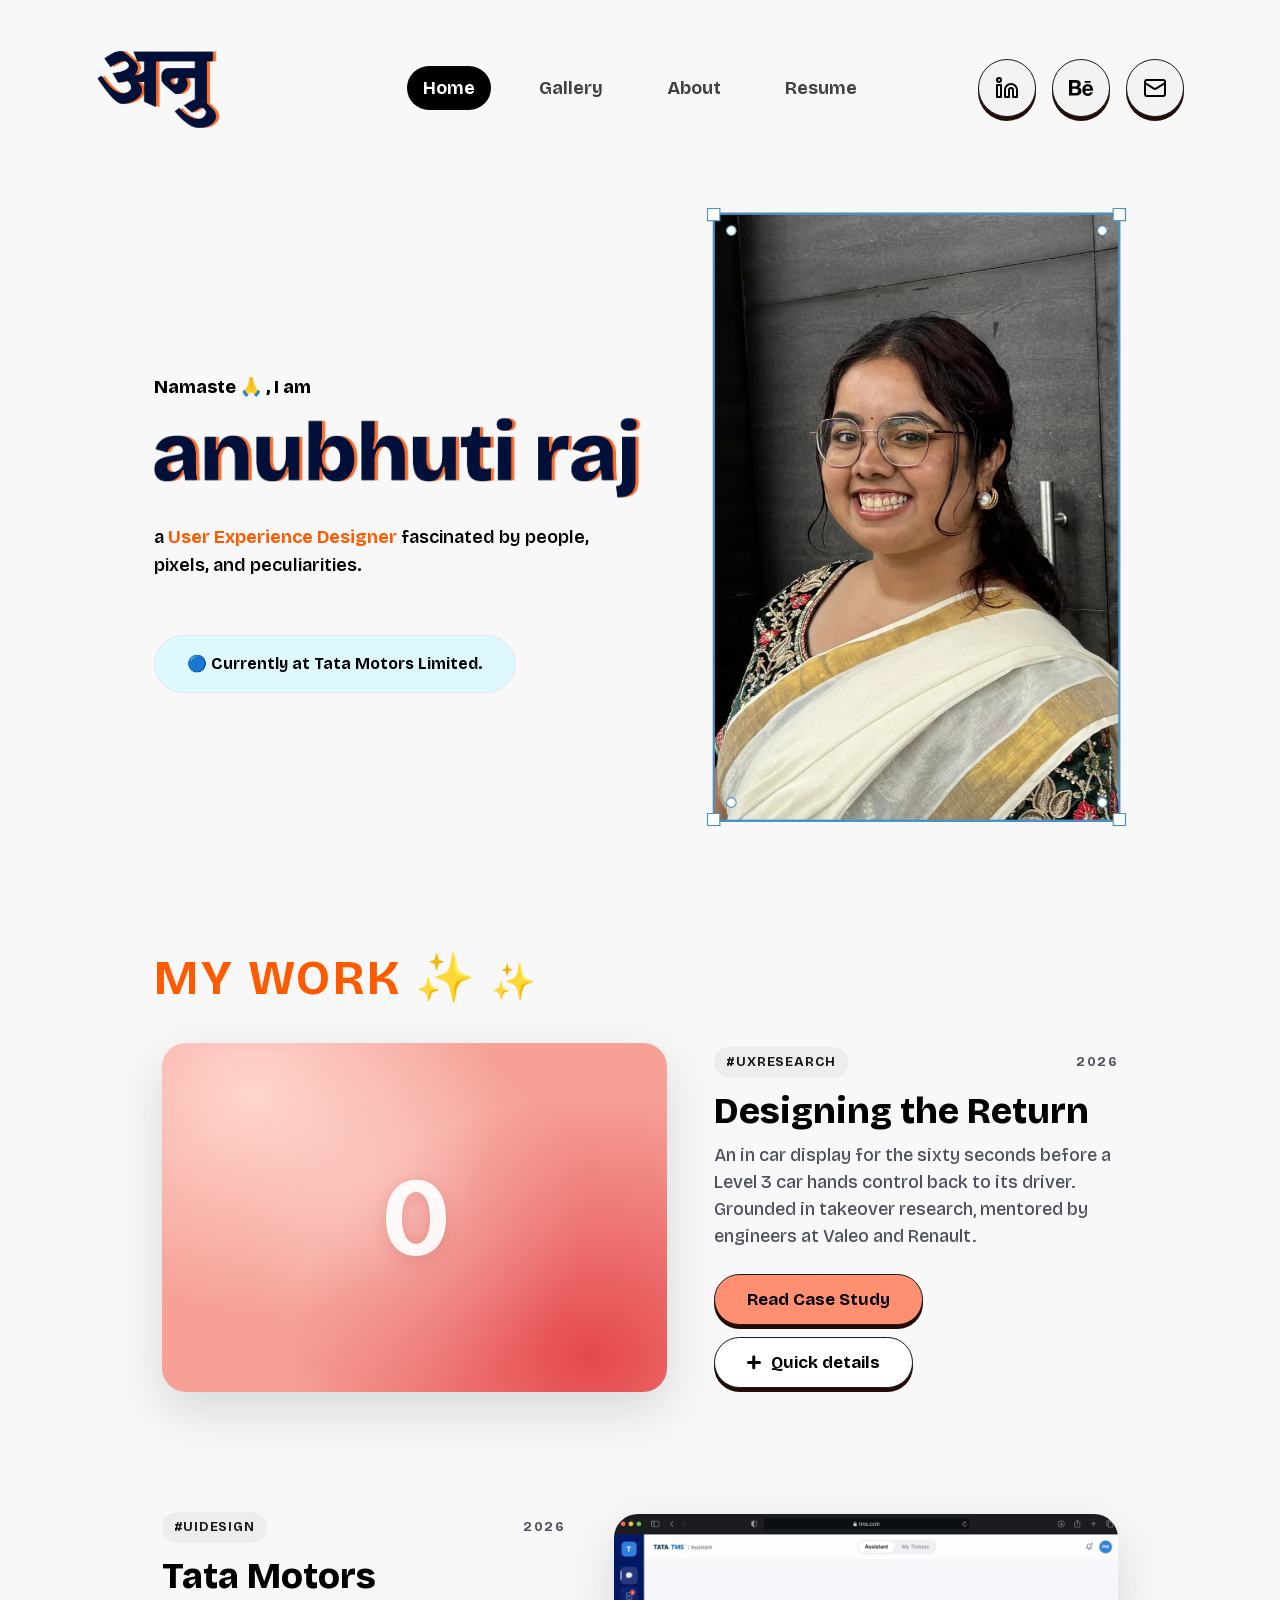
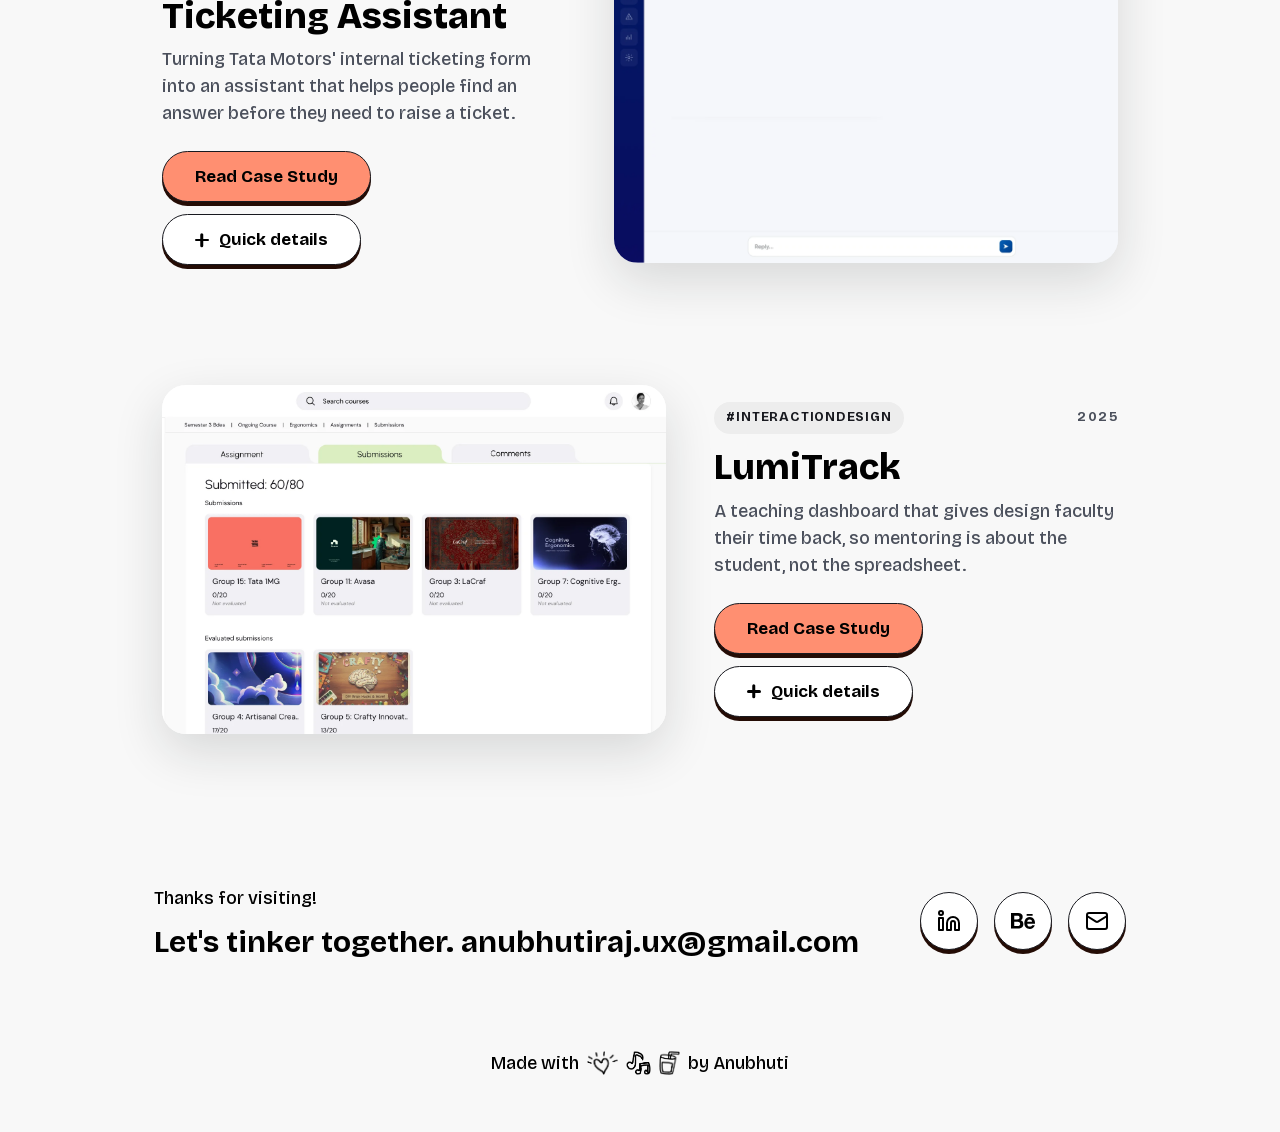
<file: index.html>
<!DOCTYPE html>
<html lang="en">

<head>
  <meta charset="utf-8" />
  <meta name="viewport" content="width=device-width" />
  <script>if (!(window.matchMedia && matchMedia("(prefers-reduced-motion: reduce)").matches)) document.documentElement.classList.add("motion");</script>
  <title>Anubhuti Raj | UX Portfolio</title>
  <link rel="icon" type="image/png" sizes="32x32" href="./assets/images/favicon-32.png?v=2" />
  <link rel="icon" type="image/png" href="./assets/images/browsericon.png?v=2" />
  <link rel="shortcut icon" href="./favicon.ico?v=2" />
  <link rel="apple-touch-icon" href="./assets/images/apple-touch-icon.png?v=2" />
  <link rel="preload" href="assets/fonts/f9c47219ac0af4ab.p.woff2" as="font" type="font/woff2" crossorigin />
  <link rel="stylesheet" href="css/style.css?v=20261009a" />
  <style>
    /* Hero photo hover swap: my-photo fades out, childhood-photo fades in */
    .hero-photo-wrap { cursor: pointer; }
    .hero-photo-default,
    .hero-photo-hover {
      transition: none;
    }
    .hero-photo-hover { opacity: 0; }
    @media (hover: hover) {
      .hero-photo-wrap:hover .hero-photo-default { opacity: 0; }
      .hero-photo-wrap:hover .hero-photo-hover { opacity: 1; }
    }
    /* touch screens: tap the photo to flip between now and then, tap again to flip back */
    .hero-photo-wrap.is-flipped .hero-photo-default { opacity: 0; }
    .hero-photo-wrap.is-flipped .hero-photo-hover { opacity: 1; }
    .hero-photo-wrap { -webkit-tap-highlight-color: transparent; }
    .work-status-wrap .ws-toggle { display: inline-block; }
    .work-status-wrap .ws-toggle, .work-status-btn { -webkit-tap-highlight-color: transparent; cursor: default; }
    /* tap or click the pill: the "Since July 2026" note pops in */
    .work-status-wrap { position: relative; z-index: 10; }
    .work-status-tag { white-space: nowrap; }
    .work-status-wrap.is-open .work-status-tag { opacity: 1; transform: none; }
    @media (max-width: 640px) {
      .hero-home { flex-direction: column !important; margin-top: 36px !important; }
      .hero-home .work-status-tag { display: block !important; position: absolute; left: 50%; top: calc(100% + 12px); transform: translate(-50%, -6px) !important; z-index: 5; box-shadow: 0 8px 20px -10px rgba(24,25,31,.35); }
      .hero-home .work-status-wrap.is-open .work-status-tag { transform: translate(-50%, 0) !important; }
      .hero-home > :first-child { width: 100% !important; }
      .hero-home .ha-photo { width: 240px !important; height: 372px !important; margin: 8px auto 0 !important; }
      .hero-home .ha-status, .hero-home .ha-status > .ws-toggle { width: 100% !important; }
      .hero-home .work-status-btn { width: 100%; justify-content: center; padding: 16px 20px !important; font-size: 16px; transform-origin: center; }
    }

    /* "Currently working" button: bounce on hover + since-tag reveal */
    .work-status-btn {
      white-space: nowrap;
      transition: transform 0.45s cubic-bezier(0.34, 1.56, 0.64, 1),
                  background-color 0.2s ease, color 0.2s ease;
      transform-origin: left center;
      transform: scale(1);
    }
    @media (hover: hover) {
    .work-status-wrap .ws-toggle:hover .work-status-btn {
      transform: scale(1.08);
    }
    }
    .work-status-tag {
      opacity: 0;
      transform: translateX(-8px);
      transition: opacity 0.2s ease 0.05s, transform 0.2s ease 0.05s;
      pointer-events: none;
    }
    @media (hover: hover) {
    .work-status-wrap .ws-toggle:hover + .work-status-tag {
      opacity: 1;
      transform: translateX(0);
    }
    }

    /* Footer: written as real CSS because the site's compiled Tailwind
       stylesheet doesn't include utility classes beyond what the original
       build used, so new utility classes here have no effect. */
    .site-footer {
      padding-top: 150px;
      padding-bottom: 15px;
    }
    .site-footer .tinker-heading {
      font-size: 1.875rem; /* ~text-3xl */
    }
    @media (max-width: 768px) {
      .site-footer { padding-top: 140px; }
      .site-footer .tinker-heading { font-size: 1.5rem; }
    }
    @media (max-width: 640px) {
      .site-footer { padding-top: 90px; }
      .site-footer .tinker-heading { font-size: 1.25rem; }
    }
    .footer-top-row {
      display: flex;
      align-items: flex-start;
      justify-content: space-between;
    }
    .footer-social-buttons {
      display: flex;
      align-items: center;
      margin-top: 8px;
    }
    @media (max-width: 640px) {
      .footer-top-row {
        flex-direction: column;
        align-items: stretch;
      }
      .footer-top-row > div:first-child { margin-bottom: 32px; }
      .footer-social-buttons { margin-top: 0; justify-content: flex-end; }
    }
    .made-with {
      display: flex;
      align-items: center;
      justify-content: center;
      flex-wrap: wrap;
      gap: 8px;
      font-size: 1.125rem;
      font-weight: 500;
      margin-top: 85px;
    }
    .made-with img {
      height: 24px;
      width: auto;
      display: inline-block;
    }
    @media (max-width: 640px) {
      .made-with { margin-top: 56px; font-size: 1rem; }
    }

    /* Hover grow: nav social buttons, See All button, footer social buttons */
    .nav-social-btn,
    .see-all-btn,
    .footer-social-buttons button {
      transition: transform 0.12s ease, box-shadow 0.12s ease;
    }
    /* Press down like a real button: the shadow shrinks as it sinks */
    .nav-social-btn:hover,
    .footer-social-buttons button:hover {
      transform: translateY(2px);
      box-shadow: 0 2px 0 0 #240C05 !important;
    }
    .nav-social-btn:active,
    .footer-social-buttons button:active {
      transform: translateY(4px);
      box-shadow: 0 0 0 0 #240C05 !important;
    }
    .see-all-btn:hover {
      transform: scale(1.08);
    }

    .footer-email-link {
      text-decoration: none;
    }
    .footer-email-link:hover {
      text-decoration: underline;
    }
  </style>
  <style>
    /* Line up the Read Case Study buttons across cards in the same row */

    /* Phones: fit the four nav links on screen */
    @media (max-width: 480px) {
      .site-nav-links > * + * { margin-left: 2px !important; }
      .site-nav-links > a { padding-left: 12px !important; padding-right: 12px !important; font-size: 16px !important; }
    }
  </style>
  <link rel="stylesheet" href="partials/whimsy.css?v=20261005g" />
  <link rel="stylesheet" href="partials/mobile-menu.css?v=20261005w" />
  <link rel="stylesheet" href="partials/project-cards.css?v=20261009c" />
  <link rel="stylesheet" href="partials/home.css?v=20261005u" />
</head>

<body>
  <div id="__next">
    <main class="min-h-screen bg-[#F8F8F8] pb-10 __className_9b492f">

      <!-- ===================== NAV ===================== -->
      <nav class="flex w-full items-center justify-between px-32 py-12 z-20
                  max-2xl:px-24 max-xl:px-16 max-lg:px-8 max-md:px-4
                  max-sm:flex-col max-sm:space-y-4 max-sm:pt-6 max-sm:pb-0">

        <!-- Logo / Name Text -->
        <a class="z-20 ha-nav" href="index.html">
          <img 
            src="./assets/images/logonew.png" 
            alt="Anubhuti Raj" 
            height="70"
            style="height: 80px !important; width: auto;" 
          />
        </a>

        <!-- Nav links -->
        <div class="ha-nav site-nav-links flex items-center space-x-8 z-20 whitespace-nowrap">
          <a class="font-bold text-lg px-4 py-2 bg-black text-white rounded-full" href="index.html">Home</a>
          <a class="font-bold text-darkgray text-lg px-4 py-2" href="play/">Gallery</a>
          <a class="font-bold text-darkgray text-lg px-4 py-2" href="about/">About</a>
          <a class="font-bold text-darkgray text-lg px-4 py-2" href="assets/docs/anubhuti-raj-resume.pdf" target="_blank" rel="noopener">Resume</a>
        </div>

        <!-- Social buttons -->
        <div class="ha-nav flex items-center space-x-4 max-sm:hidden">

          <a href="https://www.linkedin.com/in/anubhutiraj-ux" target="_blank" rel="noopener noreferrer" aria-label="LinkedIn">
            <button class="nav-social-btn flex rounded-full font-bold border border-[#18191F] shadow-bottom-black bg-[#F3F3F3] !p-4 text-black hover:bg-[#F3F3F3]" tabindex="-1" type="button">
              <svg class="lucide lucide-linkedin" xmlns="http://www.w3.org/2000/svg" width="24" height="24"
                   viewbox="0 0 24 24" fill="none" stroke="currentColor" stroke-width="2"
                   stroke-linecap="round" stroke-linejoin="round">
                <path d="M16 8a6 6 0 0 1 6 6v7h-4v-7a2 2 0 0 0-2-2 2 2 0 0 0-2 2v7h-4v-7a6 6 0 0 1 6-6z" />
                <rect width="4" height="12" x="2" y="9" />
                <circle cx="4" cy="4" r="2" />
              </svg>
            </button>
          </a>
          <a href="https://www.behance.net/anubhutiraj" target="_blank" rel="noopener noreferrer" aria-label="Behance">
            <button class="nav-social-btn flex rounded-full font-bold border border-[#18191F] shadow-bottom-black bg-[#F3F3F3] !p-4 text-black hover:bg-[#F3F3F3]" tabindex="-1" type="button">
              <svg class="icon-behance" xmlns="http://www.w3.org/2000/svg" width="24" height="24" viewBox="0 0 24 24" fill="currentColor" aria-hidden="true"><path d="M16.969 16.927a2.561 2.561 0 0 0 1.901.677 2.501 2.501 0 0 0 1.531-.475c.362-.235.636-.584.779-.99h2.585a5.091 5.091 0 0 1-1.9 2.896 5.292 5.292 0 0 1-3.091.88 5.839 5.839 0 0 1-2.284-.433 4.871 4.871 0 0 1-1.723-1.211 5.657 5.657 0 0 1-1.08-1.874 7.057 7.057 0 0 1-.383-2.393c-.005-.8.129-1.595.396-2.349a5.313 5.313 0 0 1 5.088-3.604 4.87 4.87 0 0 1 2.376.563c.661.362 1.231.87 1.668 1.485a6.2 6.2 0 0 1 .943 2.133c.194.821.263 1.666.205 2.508h-7.699c-.063.79.184 1.574.688 2.187ZM6.947 4.084a8.065 8.065 0 0 1 1.928.198 4.29 4.29 0 0 1 1.49.638c.418.303.748.711.958 1.182.241.579.357 1.203.341 1.83a3.506 3.506 0 0 1-.506 1.961 3.726 3.726 0 0 1-1.503 1.287 3.588 3.588 0 0 1 2.027 1.437c.464.747.697 1.615.67 2.494a4.593 4.593 0 0 1-.423 2.032 3.945 3.945 0 0 1-1.163 1.413 5.114 5.114 0 0 1-1.683.807 7.135 7.135 0 0 1-1.928.259H0V4.084h6.947Zm-.235 12.9c.308.004.616-.029.916-.099a2.18 2.18 0 0 0 .766-.332c.228-.158.411-.371.534-.619.142-.317.208-.663.191-1.009a2.08 2.08 0 0 0-.642-1.715 2.618 2.618 0 0 0-1.696-.505h-3.54v4.279h3.471Zm13.635-5.967a2.13 2.13 0 0 0-1.654-.619 2.336 2.336 0 0 0-1.163.259 2.474 2.474 0 0 0-.738.62 2.359 2.359 0 0 0-.396.792c-.074.239-.12.485-.137.734h4.769a3.239 3.239 0 0 0-.679-1.785l-.002-.001Zm-13.813-.648a2.254 2.254 0 0 0 1.423-.433c.399-.355.607-.88.56-1.413a1.916 1.916 0 0 0-.178-.891 1.298 1.298 0 0 0-.495-.533 1.851 1.851 0 0 0-.711-.274 3.966 3.966 0 0 0-.835-.073H3.241v3.631h3.293v-.014ZM21.62 5.122h-5.976v1.527h5.976V5.122Z"/></svg>
            </button>
          </a>

          <a href="mailto:anubhutiraj.ux@gmail.com" aria-label="Email">
            <button class="nav-social-btn flex rounded-full font-bold border border-[#18191F] shadow-bottom-black bg-[#F3F3F3] !p-4 text-black hover:bg-[#F3F3F3]" tabindex="-1" type="button">
              <svg class="lucide lucide-mail" xmlns="http://www.w3.org/2000/svg" width="24" height="24"
                   viewbox="0 0 24 24" fill="none" stroke="currentColor" stroke-width="2"
                   stroke-linecap="round" stroke-linejoin="round">
                <rect width="20" height="16" x="2" y="4" rx="2" />
                <path d="m22 7-8.97 5.7a1.94 1.94 0 0 1-2.06 0L2 7" />
              </svg>
            </button>
          </a>

        </div>
      </nav>
      <!-- =================== END NAV =================== -->


      <div class="x-padding">

        <!-- Decorative background blob -->
        <div class="h-[400px] absolute top-1/4 z-0 w-1/2"></div>

        <!-- ================= HERO SECTION ================= -->
        <section class="hero-home flex relative items-center justify-between space-x-14 my-8
                        max-sm:flex-col-reverse max-sm:space-x-0 max-sm:space-y-10 max-sm:my-0">

          <!-- Left: intro text -->
          <div class="flex flex-col w-1/2 font-semibold max-sm:w-full">

            <p class="ha-hello mb-4 text-lg"><b>Namaste 🙏 , I am</b></p>

            <h1 class="ha-name mb-6">
              <img src="./assets/images/name.png" alt="Anubhuti" class="h-24 w-auto max-lg:h-16" />
            </h1>

            <p class="ha-tag mb-14 text-lg max-sm:mb-6">
              a <span class="text-mandarina font-bold">User Experience Designer</span>
              fascinated by people, pixels, and peculiarities.
            </p>

            <div class="ha-status work-status-wrap flex items-center gap-8 w-fit">
              <span class="w-fit ws-toggle">
                <button
                  class="work-status-btn flex rounded-full pl-8 py-4 font-bold border shadow-bottom-black bg-[#ddf8ff]
                         hover:text-white text-black hover:bg-[#00ADEF] shadow-none border-gray-200
                         max-sm:!py-2 max-sm:!px-4 pr-8"
                  tabindex="-1"
                  type="button"
                >
                  🔵 Currently at Tata Motors Limited.
                </button>
              </span>

              <span
                class="work-status-tag rounded-full border border-gray-200 bg-white px-4 py-2
                       font-bold text-sm max-sm:hidden"
              >
                Since July 2026 :)
              </span>
            </div>

          </div>

          <!-- Right: portrait (hover: my-photo -> childhood-photo) -->
          <div class="ha-photo hero-photo-wrap relative w-[420px] h-[650px]
                      max-lg:w-[300px] max-lg:h-[434px]
                      max-md:w-[400px] max-md:h-[590px]
                      max-sm:w-[300px] max-sm:h-[400px]">
            <img
              alt="My portfolio picture"
              class="hero-photo-default object-contain"
              decoding="async"
              fetchpriority="high"
              src="./assets/images/my-photo.webp?v=2"
              style="position:absolute;height:100%;width:100%;left:0;top:0;right:0;bottom:0;
                     color:transparent;background-position:50% 50%;background-repeat:no-repeat;"
            />
            <img
              alt="My childhood picture"
              class="hero-photo-hover object-contain"
              decoding="async"
              loading="lazy"
              src="./assets/images/childhood-photo.webp?v=2"
              style="position:absolute;height:100%;width:100%;left:0;top:0;right:0;bottom:0;
                     color:transparent;background-position:50% 50%;background-repeat:no-repeat;"
            />
          </div>

        </section>
        <!-- =============== END HERO SECTION =============== -->


        <!-- ================= WORK SECTION ================= -->
        <div data-rv class="flex justify-between items-center mb-8 mt-24 max-sm:mt-12 max-sm:mb-4">
          <h2 class="big-title">
            MY WORK <span data-play="twinkle" data-play-on="view">✨</span>
            <span class="text-4xl max-sm:hidden" data-play="twinkle" data-play-on="view">✨</span>
          </h2>
          <!-- See All: hidden until there are more projects. Delete the word hidden to show it. -->
          <a href="/my-work/" hidden>
            <button
              class="see-all-btn flex rounded-full pl-8 py-4 text-black font-bold border border-[#18191F]
                     shadow-bottom-black bg-white hover:bg-white max-sm:!px-4 max-sm:!py-2 pr-8"
              tabindex="0"
              type="button"
            >
              See All
            </button>
          </a>
        </div>

        <!-- Work cards grid (4 Cards Total) -->
        <section class="pc-list">

          <!-- ---- PROJECT 1: Designing the Return ---- -->
          <article class="pc-card" id="pc-p1">
            <a data-rv class="pc-media pc-count" href="my-work/project-1/" aria-label="Read Designing the Return">
              <div class="pc-cd-glow" aria-hidden="true"></div>
              <div class="pc-cd-rings" aria-hidden="true"><span></span><span></span><span></span></div>
              <div class="pc-cd-num" aria-hidden="true">60</div>
            </a>
            <div data-rv style="--rv-d:.12s" class="pc-body">
              <div class="pc-meta"><span class="pc-tag">#UXRESEARCH</span><span>2026</span></div>
              <h3 class="pc-title"><a href="my-work/project-1/">Designing the Return</a></h3>
              <p class="pc-lede">An in car display for the sixty seconds before a Level 3 car hands control back to its driver. Grounded in takeover research, mentored by engineers at Valeo and Renault.</p>
              <div class="pc-actions">
                <a class="pc-btn pc-read" href="my-work/project-1/">Read Case Study</a>
                <button class="pc-btn pc-more" type="button" aria-expanded="false" aria-controls="pc-det-p1"><span class="pc-plus" aria-hidden="true"></span><span class="pc-lbl">Quick details</span></button>
              </div>
              <div class="pc-details" id="pc-det-p1">
                <div class="pc-details-inner"><div class="pc-details-pad">
                  <p class="pc-d-label">FROM THE RESEARCH</p>
                  <div class="pc-stats">
                    <div class="pc-stat"><b>6%</b><small>of time spent looking at the road during a screen task</small></div>
                    <div class="pc-stat"><b>20s</b><small>pre alert that doubled attention to the road</small></div>
                    <div class="pc-stat"><b>~27s</b><small>how long cognitive distraction lingers</small></div>
                    <div class="pc-stat"><b>60s</b><small>proposed upper bound for the takeover window</small></div>
                  </div>
                  <p class="pc-note">UX Researcher and Interaction Designer · 4 months · Mentored by Valeo and Renault</p>
                </div></div>
              </div>
            </div>
          </article>

          <!-- ---- PROJECT 2: Redesigning DPDS TMS ---- -->
          <article class="pc-card pc-flip" id="pc-p2">
            <a data-rv class="pc-media pc-tms" href="my-work/project-2/" aria-label="Read Tata Motors Ticketing Assistant">
              <div class="pc-stage" aria-hidden="true">
                <img class="pc-base" src="assets/images/project-2/card/base.webp" alt="" decoding="async">
                <div class="pc-cover"></div>
                <div class="pc-typed"></div>
                <div class="pc-send"></div>
                <img class="pc-piece pc-bubble" src="assets/images/project-2/card/bubble.webp" alt="" decoding="async">
                <img class="pc-piece pc-ring" src="assets/images/project-2/card/ring.webp" alt="" decoding="async">
                <img class="pc-piece pc-ai" src="assets/images/project-2/card/ai.webp" alt="" decoding="async">
                <img class="pc-piece pc-ticket" src="assets/images/project-2/card/ticket.webp" alt="" decoding="async">
              </div>
            </a>
            <div data-rv style="--rv-d:.12s" class="pc-body">
              <div class="pc-meta"><span class="pc-tag">#UIDESIGN</span><span>2026</span></div>
              <h3 class="pc-title"><a href="my-work/project-2/">Tata Motors Ticketing Assistant</a></h3>
              <p class="pc-lede">Turning Tata Motors' internal ticketing form into an assistant that helps people find an answer before they need to raise a ticket.</p>
              <div class="pc-actions">
                <a class="pc-btn pc-read" href="my-work/project-2/">Read Case Study</a>
                <button class="pc-btn pc-more" type="button" aria-expanded="false" aria-controls="pc-det-p2"><span class="pc-plus" aria-hidden="true"></span><span class="pc-lbl">Quick details</span></button>
              </div>
              <div class="pc-details" id="pc-det-p2">
                <div class="pc-details-inner"><div class="pc-details-pad">
                  <p class="pc-d-label">AT A GLANCE</p>
                  <div class="pc-stats">
                    <div class="pc-stat pc-fact"><b>UX Designer</b><small>Role</small></div>
                    <div class="pc-stat pc-fact"><b>3 months</b><small>Timeline, ongoing</small></div>
                    <div class="pc-stat pc-fact"><b>DPDS, Tata Motors CV</b><small>Team</small></div>
                    <div class="pc-stat pc-fact"><b>Assistant + design system</b><small>Delivered, with a WCAG contrast audit</small></div>
                  </div>
                </div></div>
              </div>
            </div>
          </article>


          <!-- ---- PROJECT 3: LumiTrack ---- -->
          <article class="pc-card" id="pc-p3">
            <a data-rv class="pc-media pc-lumi" href="my-work/project-3/" aria-label="Read LumiTrack">
              <div class="pc-stage" aria-hidden="true">
                <img class="pc-l-base" src="assets/images/project-3/card/base.webp" alt="" decoding="async" loading="lazy">
                <img class="pc-l-base2" src="assets/images/project-3/card/comments.webp" alt="" decoding="async" loading="lazy">
                <img class="pc-piece pc-l-comment" src="assets/images/project-3/card/comment.webp" alt="" decoding="async" loading="lazy">
                <img class="pc-piece pc-l-nudge" src="assets/images/project-3/card/nudge.webp" alt="" decoding="async" loading="lazy">
                <div class="pc-l-tap"></div>
              </div>
            </a>
            <div data-rv style="--rv-d:.12s" class="pc-body">
              <div class="pc-meta"><span class="pc-tag">#INTERACTIONDESIGN</span><span>2025</span></div>
              <h3 class="pc-title"><a href="my-work/project-3/">LumiTrack</a></h3>
              <p class="pc-lede">A teaching dashboard that gives design faculty their time back, so mentoring is about the student, not the spreadsheet.</p>
              <div class="pc-actions">
                <a class="pc-btn pc-read" href="my-work/project-3/">Read Case Study</a>
                <button class="pc-btn pc-more" type="button" aria-expanded="false" aria-controls="pc-det-p3"><span class="pc-plus" aria-hidden="true"></span><span class="pc-lbl">Quick details</span></button>
              </div>
              <div class="pc-details" id="pc-det-p3">
                <div class="pc-details-inner"><div class="pc-details-pad">
                  <p class="pc-d-label">FROM THE RESEARCH</p>
                  <div class="pc-stats">
                    <div class="pc-stat"><b>12 + 9</b><small>faculty and students interviewed</small></div>
                    <div class="pc-stat"><b>40 to 50</b><small>submissions a faculty member reviews each week</small></div>
                    <div class="pc-stat"><b>20&times;</b><small>the same comment, typed again for every group</small></div>
                    <div class="pc-stat"><b>4 weeks</b><small>from interviews to a tested prototype</small></div>
                  </div>
                  <p class="pc-note">UX Designer, research and UI &middot; Semester 5, Interaction Design</p>
                </div></div>
              </div>
            </div>
          </article>

        </section>

        <!-- =============== END WORK SECTION =============== -->



      <!-- =================== FOOTER =================== -->
      <footer class="site-footer relative flex flex-col font-bold">

        <!-- Top row: heading (left) + social buttons (right) -->
        <div data-rv class="footer-top-row z-20">

          <div>
            <p class="text-lg font-medium mb-2">Thanks for visiting!</p>
            <h3 class="tinker-heading font-bold">
              Let's tinker together.
              <a
                class="footer-email-link"
                href="mailto:anubhutiraj.ux@gmail.com"
              >anubhutiraj.ux@gmail.com</a>
            </h3>
          </div>

          <div class="footer-social-buttons space-x-4">
            <a href="https://www.linkedin.com/in/anubhutiraj-ux" target="_blank" rel="noopener noreferrer" aria-label="LinkedIn">
              <button class="flex rounded-full font-bold border border-[#18191F] shadow-bottom-black !p-4 bg-white hover:bg-white text-black" tabindex="-1" type="button">
                <svg class="lucide lucide-linkedin" xmlns="http://www.w3.org/2000/svg" width="24" height="24"
                   viewbox="0 0 24 24" fill="none" stroke="currentColor" stroke-width="2"
                   stroke-linecap="round" stroke-linejoin="round">
                <path d="M16 8a6 6 0 0 1 6 6v7h-4v-7a2 2 0 0 0-2-2 2 2 0 0 0-2 2v7h-4v-7a6 6 0 0 1 6-6z" />
                <rect width="4" height="12" x="2" y="9" />
                <circle cx="4" cy="4" r="2" />
              </svg>
              </button>
            </a>
            <a href="https://www.behance.net/anubhutiraj" target="_blank" rel="noopener noreferrer" aria-label="Behance">
              <button class="flex rounded-full font-bold border border-[#18191F] shadow-bottom-black !p-4 bg-white hover:bg-white text-black" tabindex="-1" type="button">
                <svg class="icon-behance" xmlns="http://www.w3.org/2000/svg" width="24" height="24" viewBox="0 0 24 24" fill="currentColor" aria-hidden="true"><path d="M16.969 16.927a2.561 2.561 0 0 0 1.901.677 2.501 2.501 0 0 0 1.531-.475c.362-.235.636-.584.779-.99h2.585a5.091 5.091 0 0 1-1.9 2.896 5.292 5.292 0 0 1-3.091.88 5.839 5.839 0 0 1-2.284-.433 4.871 4.871 0 0 1-1.723-1.211 5.657 5.657 0 0 1-1.08-1.874 7.057 7.057 0 0 1-.383-2.393c-.005-.8.129-1.595.396-2.349a5.313 5.313 0 0 1 5.088-3.604 4.87 4.87 0 0 1 2.376.563c.661.362 1.231.87 1.668 1.485a6.2 6.2 0 0 1 .943 2.133c.194.821.263 1.666.205 2.508h-7.699c-.063.79.184 1.574.688 2.187ZM6.947 4.084a8.065 8.065 0 0 1 1.928.198 4.29 4.29 0 0 1 1.49.638c.418.303.748.711.958 1.182.241.579.357 1.203.341 1.83a3.506 3.506 0 0 1-.506 1.961 3.726 3.726 0 0 1-1.503 1.287 3.588 3.588 0 0 1 2.027 1.437c.464.747.697 1.615.67 2.494a4.593 4.593 0 0 1-.423 2.032 3.945 3.945 0 0 1-1.163 1.413 5.114 5.114 0 0 1-1.683.807 7.135 7.135 0 0 1-1.928.259H0V4.084h6.947Zm-.235 12.9c.308.004.616-.029.916-.099a2.18 2.18 0 0 0 .766-.332c.228-.158.411-.371.534-.619.142-.317.208-.663.191-1.009a2.08 2.08 0 0 0-.642-1.715 2.618 2.618 0 0 0-1.696-.505h-3.54v4.279h3.471Zm13.635-5.967a2.13 2.13 0 0 0-1.654-.619 2.336 2.336 0 0 0-1.163.259 2.474 2.474 0 0 0-.738.62 2.359 2.359 0 0 0-.396.792c-.074.239-.12.485-.137.734h4.769a3.239 3.239 0 0 0-.679-1.785l-.002-.001Zm-13.813-.648a2.254 2.254 0 0 0 1.423-.433c.399-.355.607-.88.56-1.413a1.916 1.916 0 0 0-.178-.891 1.298 1.298 0 0 0-.495-.533 1.851 1.851 0 0 0-.711-.274 3.966 3.966 0 0 0-.835-.073H3.241v3.631h3.293v-.014ZM21.62 5.122h-5.976v1.527h5.976V5.122Z"/></svg>
              </button>
            </a>
            <a href="mailto:anubhutiraj.ux@gmail.com" aria-label="Email">
              <button class="flex rounded-full font-bold border border-[#18191F] shadow-bottom-black !p-4 bg-white hover:bg-white text-black" tabindex="-1" type="button">
                <svg class="lucide lucide-mail" xmlns="http://www.w3.org/2000/svg" width="24" height="24"
                   viewbox="0 0 24 24" fill="none" stroke="currentColor" stroke-width="2"
                   stroke-linecap="round" stroke-linejoin="round">
                <rect width="20" height="16" x="2" y="4" rx="2" />
                <path d="m22 7-8.97 5.7a1.94 1.94 0 0 1-2.06 0L2 7" />
              </svg>
              </button>
            </a>
          </div>
        </div>

        <!-- Bottom row: "Made with" credit line -->
        <div class="made-with z-20">
          <span>Made with</span>
          <img src="./assets/images/foot1.png" alt="" data-play="beat" />
          <img src="./assets/images/foot2.png" alt="" data-play="bob" />
          <img src="./assets/images/foot3.png" alt="" data-play="sip" />
          <span>by Anubhuti</span>
        </div>

        <!-- Decorative background blob -->
        <div class="h-[400px] absolute right-0 bottom-0 z-0 w-1/2"></div>

      </footer>
      <!-- ================= END FOOTER ================= -->

    </main>
  </div>

  <script id="__NEXT_DATA__" type="application/json" crossorigin="">
    {"props":{"pageProps":{}},"page":"/","query":{},"buildId":"bwg6kUX3la6jqDscWg2wd","nextExport":true,"autoExport":true,"isFallback":false,"scriptLoader":[]}
  </script>

  <script src="partials/whimsy.js?v=20261005g"></script>
  <script src="partials/mobile-menu.js?v=20261005g"></script>
  <script src="partials/project-cards.js?v=20261009b"></script>
  <script src="partials/home.js?v=20261005g"></script>
  <script src="partials/sticky-nav.js?v=20261009a"></script>
  <script>
    /* Tap the hero photo to flip between now and childhood; tap again to flip back. */
    (function () {
      var w = document.querySelector('.hero-photo-wrap');
      if (w && !(window.matchMedia && matchMedia('(hover: hover)').matches)) w.addEventListener('click', function () { w.classList.toggle('is-flipped'); });
    })();
  </script>
  <script>
    /* "Currently at Tata Motors" pill: on phones (no hover), a tap shows the "Since July 2026" note, like hovering does on desktop */
    (function () {
      if (window.matchMedia && matchMedia('(hover: hover)').matches) return;
      var wrap = document.querySelector('.work-status-wrap'), t = wrap && wrap.querySelector('.ws-toggle');
      if (!t) return;
      t.addEventListener('click', function () { wrap.classList.toggle('is-open'); });
      document.addEventListener('click', function (e) { if (!wrap.contains(e.target)) wrap.classList.remove('is-open'); });
    })();
  </script>
</body>
</html>
</file>
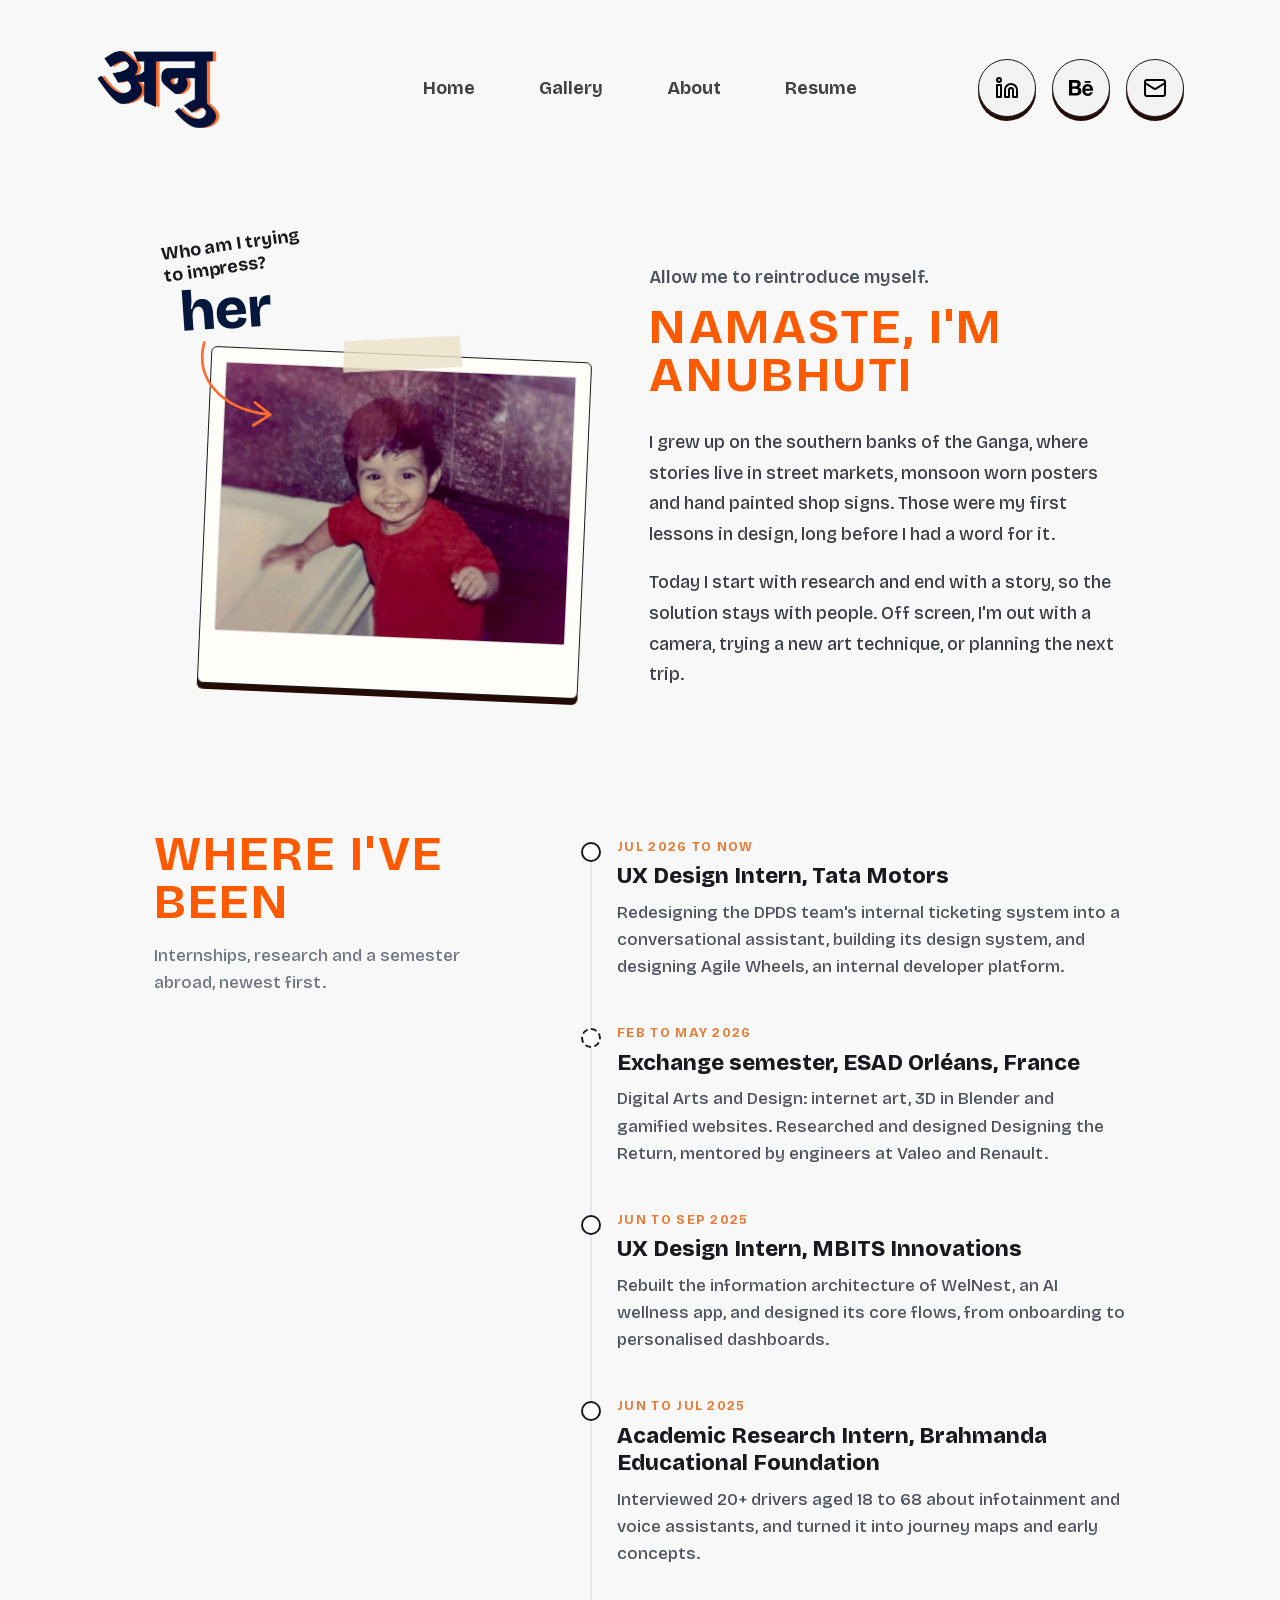
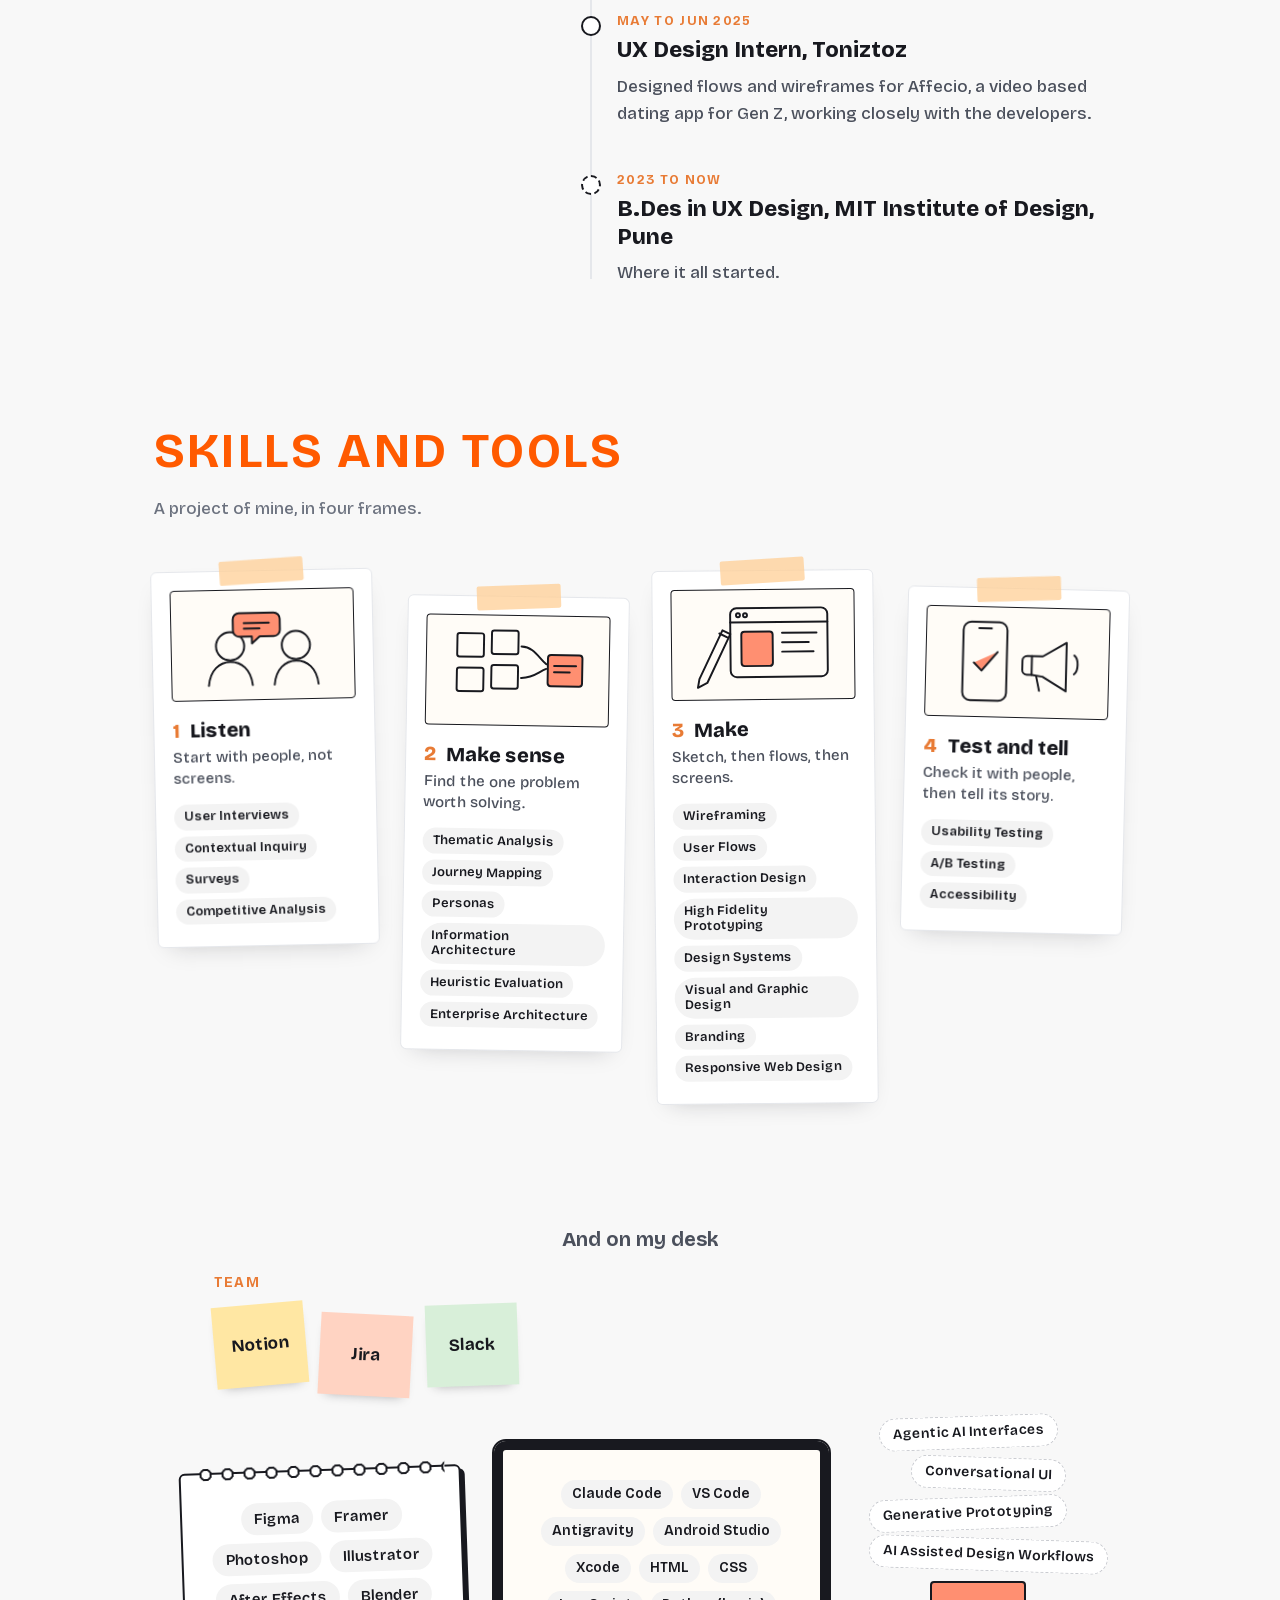
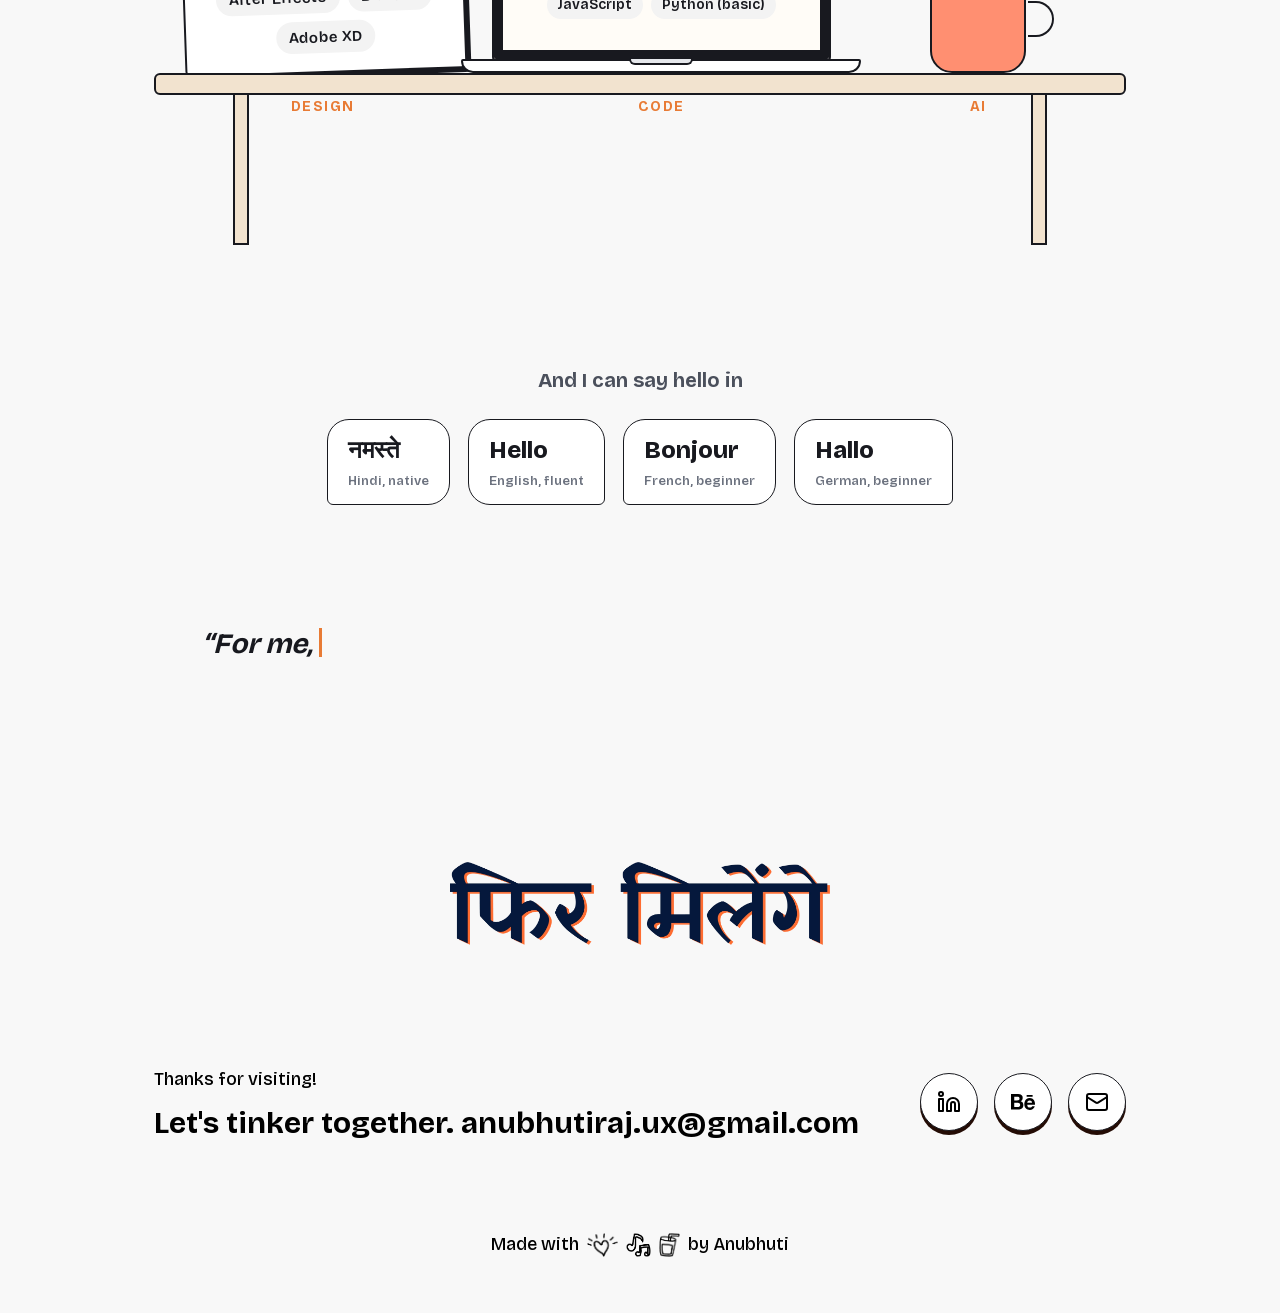
<file: about/index.html>
<!DOCTYPE html>
<html lang="en">

<head>
  <meta charset="utf-8" />
  <meta name="viewport" content="width=device-width" />
  <title>About | Anubhuti Raj</title>
  <link rel="icon" type="image/png" sizes="32x32" href="../assets/images/favicon-32.png?v=2" />
  <link rel="icon" type="image/png" href="../assets/images/browsericon.png?v=2" />
  <link rel="shortcut icon" href="../favicon.ico?v=2" />
  <link rel="apple-touch-icon" href="../assets/images/apple-touch-icon.png?v=2" />
  <script>if (!(window.matchMedia && matchMedia("(prefers-reduced-motion: reduce)").matches)) document.documentElement.classList.add("motion");</script>

  <link rel="preload" href="../assets/fonts/f9c47219ac0af4ab.p.woff2" as="font" type="font/woff2" crossorigin />
  <link rel="stylesheet" href="../css/style.css?v=20261009a" />
  <link rel="stylesheet" href="../partials/shared.css?v=20261011a" />
  <link rel="stylesheet" href="about.css?v=20261011a" />

  <script>window.SITE_ROOT = "../";</script>
  <link rel="stylesheet" href="../partials/whimsy.css?v=20261005u" />
  <link rel="stylesheet" href="../partials/mobile-menu.css?v=20261005w" />

  <style>
  /* ---------- Skills as a storyboard ---------- */
  .sb-sub { margin: -28px 0 48px !important; }
  .sb { list-style: none; margin: 0; padding: 0; display: grid; grid-template-columns: repeat(4, 1fr); gap: 28px; align-items: start; }
  .sb-frame { position: relative; background: #fff; border: 1px solid #E5E7EB; border-radius: 6px; padding: 18px 18px 22px; box-shadow: 0 10px 24px -14px rgba(24,25,31,.25); transform: rotate(var(--r, -1.2deg)); transition: transform .45s cubic-bezier(.34,1.56,.64,1), box-shadow .3s ease; }
  .sb-frame:nth-child(2) { --r: 1deg; margin-top: 26px; }
  .sb-frame:nth-child(3) { --r: -.6deg; }
  .sb-frame:nth-child(4) { --r: 1.4deg; margin-top: 18px; }
  .sb-frame:hover { transform: rotate(0) translateY(-4px); box-shadow: 0 18px 30px -16px rgba(24,25,31,.35); z-index: 2; }
  .motion .sb-frame[data-rv] { transform: translateY(28px) rotate(var(--r, -1.2deg)); }
  .motion .sb-frame[data-rv].rv-in { transform: rotate(var(--r, -1.2deg)); }
  .motion .sb-frame[data-rv].rv-in:hover { transform: rotate(0) translateY(-4px); }
  .motion .sb-frame:nth-child(2)[data-rv] { transition-delay: .08s; } .motion .sb-frame:nth-child(3)[data-rv] { transition-delay: .16s; } .motion .sb-frame:nth-child(4)[data-rv] { transition-delay: .24s; }
  .sb-tape { position: absolute; top: -12px; left: 50%; width: 84px; height: 24px; margin-left: -42px; background: rgba(255,207,150,.75); transform: rotate(-3deg); border-radius: 2px; }
  .sb-scene { aspect-ratio: 5 / 3; border: 1.5px solid #18191F; border-radius: 4px; background: #FFFCF7; display: grid; place-items: center; overflow: hidden; }
  .sb-scene svg { width: 86%; height: auto; fill: none; stroke: #18191F; stroke-width: 2.5; stroke-linecap: round; stroke-linejoin: round; }
  .sb-scene svg .o { fill: #FF8F71; stroke: #18191F; }
  .sb-cap { margin: 14px 0 2px; font-size: 20px; font-weight: 800; color: #18191F; }
  .sb-cap b { color: #E87B35; margin-right: 6px; }
  .sb-line { margin: 0 0 14px; font-size: 15px; line-height: 1.45; font-weight: 500; color: #4B505C; }
  .sb-chips { list-style: none; margin: 0; padding: 0; display: flex; flex-wrap: wrap; gap: 6px; }
  .sb-chips li { padding: 5px 10px; font-size: 13px; font-weight: 600; line-height: 1.2; color: #18191F; background: #F3F3F3; border-radius: 999px; transition: background .2s ease, transform .3s cubic-bezier(.34,1.56,.64,1); }
  .sb-chips li:hover { background: #FF8F71; transform: translateY(-2px) rotate(-2deg); }
  .sb-tools { margin-top: 10px; padding-top: 10px; border-top: 1px dashed #DADCE0; }
  .sb-tools li { background: #FEF1E6; }
  .sb-lang { margin-top: var(--gap); text-align: center; }
  .sb-lang-title { margin: 0 0 20px; font-size: 18px; font-weight: 700; color: #4B505C; }
  .sb-lang ul { list-style: none; margin: 0; padding: 0; display: flex; justify-content: center; flex-wrap: wrap; gap: 18px; }
  .sb-lang li { position: relative; background: #fff; border: 1.5px solid #18191F; border-radius: 22px 22px 22px 6px; padding: 12px 20px; text-align: left; transition: transform .35s cubic-bezier(.34,1.56,.64,1), background .2s; }
  .sb-lang li:nth-child(even) { border-radius: 22px 22px 6px 22px; }
  .sb-lang li:hover { background: #FF8F71; transform: translateY(-4px) rotate(-2deg); }
  .sb-lang b { display: block; font-size: 24px; font-weight: 800; color: #18191F; }
  .sb-lang span { font-size: 13px; font-weight: 600; color: #6C727F; }
  .sb-lang li:hover span { color: #18191F; }
  .sb-desk-title, .sb-lang-title { margin: 0 0 24px; font-size: 20px; font-weight: 700; color: #4B505C; text-align: center; }
  /* desk scene */
  .dk { margin-top: var(--gap); }
  .dk-scene { position: relative; max-width: 1040px; margin: 0 auto; }
  .dk-wall { display: flex; justify-content: flex-start; align-items: flex-start; gap: 14px; padding: 26px 0 30px 60px; position: relative; }
  .dk-wall .dk-label { position: absolute; left: 60px; top: -6px; margin: 0; }
  .dk-note { width: 92px; height: 82px; display: grid; place-items: center; font-size: 17px; font-weight: 700; color: #18191F; box-shadow: 0 6px 12px -8px rgba(24,25,31,.4); transition: transform .35s cubic-bezier(.34,1.56,.64,1); }
  .dk-note.n1 { background: #FFE7A3; transform: rotate(-5deg); } .dk-note.n2 { background: #FFD3C2; transform: rotate(3deg) translateY(10px); } .dk-note.n3 { background: #D8EFD9; transform: rotate(-2deg); }
  .dk-note:hover { transform: rotate(0) translateY(-4px); }
  .dk-top { display: grid; grid-template-columns: 1fr 1.2fr .85fr; gap: 28px; align-items: end; padding: 0 28px; }
  .dk-item { position: relative; display: flex; flex-direction: column; align-items: center; }
  .dk-label { display: block; margin-top: 12px; font-size: 14px; font-weight: 700; letter-spacing: .1em; text-transform: uppercase; color: #E87B35; }
  .dk-item .dk-label { position: absolute; bottom: -44px; }
  .dk .sb-chips { gap: 8px; justify-content: center; }
  .dk .sb-chips li { padding: 7px 13px; font-size: 15px; }
  /* sketchbook */
  .dk-book-page { position: relative; width: 100%; background: #fff; border: 2px solid #18191F; border-radius: 6px; padding: 30px 16px 18px; transform: rotate(-2deg); box-shadow: 4px 4px 0 #18191F; }
  .dk-book-page::before { content: ""; position: absolute; left: 14px; right: 14px; top: -9px; height: 18px; background: radial-gradient(circle, #fff 4px, #18191F 4.5px, #18191F 6px, transparent 6.5px) 0 0 / 22px 18px repeat-x; }
  /* laptop */
  .dk-laptop { align-items: center; }
  .dk-screen { width: min(100%, 430px); aspect-ratio: 16 / 10.5; display: grid; place-items: center; background: #FFFCF7; border: 2px solid #18191F; border-radius: 14px 14px 4px 4px; padding: 24px 22px; box-shadow: inset 0 0 0 9px #18191F; }
  .dk-screen .sb-chips li { font-size: 14px; padding: 6px 11px; }
  .dk-screen .sb-chips { padding: 6px; }
  .dk-base { position: relative; width: min(118%, 510px); height: 14px; background: #fff; border: 2px solid #18191F; border-radius: 2px 2px 12px 12px; margin-top: -2px; }
  .dk-base::after { content: ""; position: absolute; left: 50%; top: -2px; width: 64px; height: 6px; margin-left: -32px; background: #E5E7EB; border: 2px solid #18191F; border-top: 0; border-radius: 0 0 6px 6px; }
  /* mug with AI steam */
  .dk-steam { list-style: none; margin: 0 0 10px; padding: 0; display: flex; flex-direction: column; align-items: center; gap: 8px; }
  .dk-steam li { padding: 7px 13px; font-size: 14px; font-weight: 600; line-height: 1.2; color: #18191F; background: #fff; border: 1.5px dashed #C9CBD0; border-radius: 999px; text-align: center; }
  .dk-steam li:nth-child(odd) { transform: translateX(-10px) rotate(-2deg); } .dk-steam li:nth-child(even) { transform: translateX(10px) rotate(2deg); }
  .motion .dk.rv-in .dk-steam li { animation: dk-float 3.6s ease-in-out infinite; } .motion .dk.rv-in .dk-steam li:nth-child(2) { animation-delay: -.9s; } .motion .dk.rv-in .dk-steam li:nth-child(3) { animation-delay: -1.8s; } .motion .dk.rv-in .dk-steam li:nth-child(4) { animation-delay: -2.7s; }
  @keyframes dk-float { 50% { translate: 0 -5px; } }
  .dk-cup { position: relative; width: 96px; height: 92px; background: #FF8F71; border: 2px solid #18191F; border-radius: 4px 4px 22px 22px; }
  .dk-cup::after { content: ""; position: absolute; right: -30px; top: 18px; width: 26px; height: 36px; border: 2px solid #18191F; border-left: 0; border-radius: 0 18px 18px 0; }
  /* the desk itself */
  .dk-plank { position: relative; height: 22px; margin-top: -2px; background: #F2E3CF; border: 2px solid #18191F; border-radius: 6px; }
  .dk-plank i { position: absolute; top: 20px; width: 16px; height: 150px; background: #F2E3CF; border: 2px solid #18191F; border-top: 0; }
  .dk-plank i:first-child { left: 8%; } .dk-plank i:last-child { right: 8%; }
  .dk-top { padding-bottom: 0; }
  .dk-item { margin-bottom: 0; }
  .dk-top + .dk-plank { margin-top: 0; }
  .dk { padding-bottom: 150px; }
  @media (max-width: 900px) {
    .dk-top { grid-template-columns: 1fr; gap: 64px; padding: 0; }
    .dk-wall { justify-content: center; padding: 26px 0 30px; }
    .dk-wall { padding-left: 0; } .dk-wall .dk-label { left: 50%; transform: translateX(-50%); top: -6px; }
    .dk-base { width: 100%; } .dk-screen { width: 100%; }
    .dk-plank i { display: none; } .dk { padding-bottom: 0; }
  }
  @media (max-width: 1100px) { .sb { grid-template-columns: repeat(2, 1fr); gap: 36px 28px; } .sb-frame:nth-child(n) { margin-top: 0; } }
  @media (max-width: 640px) { .sb { grid-template-columns: 1fr; } }
  /* Phones: .x-padding hides sideways overflow with overflow-x:hidden, which quietly turns it into
     its own scroll box. On iPhones the first swipes get caught by that inner box, so the page feels
     stuck until it lets go. "clip" hides the same overflow without making a scroll box. */
  @supports (overflow: clip) { .x-padding { overflow-x: clip !important; overflow-y: visible !important; } }
  @media (max-width: 1000px) { .sb-desk-grid { grid-template-columns: 1fr 1fr; } }
  @media (max-width: 560px) { .sb-desk-grid { grid-template-columns: 1fr; } }
  :root { --gap: 120px; }
  @media (max-width: 900px) { :root { --gap: 88px; } }
  .ab-quote { margin: var(--gap) auto var(--gap) !important; }
  .ab-bye { margin: 0 auto calc(var(--gap) - 80px) !important; }
  @media (max-width: 900px) { .ab-bye { margin-bottom: 0 !important; } }
  </style>
</head>

<body>
  <div id="__next">
    <main class="min-h-screen bg-[#F8F8F8] pb-10 __className_9b492f">

      <!-- ===================== NAV (shared partial) ===================== -->
      <script src="../partials/header.js?v=20261005u"></script>

      <div class="x-padding">

        <!-- ================= ABOUT ================= -->
        <section class="ab" aria-label="About me">

          <!-- Left: collage -->
          <div class="ab-collage">
            <div class="ab-callout" aria-hidden="true">
              <p class="ab-note">Who am I trying to impress?</p>
              <p class="ab-her">her</p>
              <svg class="ab-arrow" viewBox="0 0 120 120" fill="none">
                <path class="ab-arrow-line" d="M16 6 C 4 50, 34 92, 100 100" stroke="#FF6D30" stroke-width="3.5" stroke-linecap="round"/>
                <path class="ab-arrow-head" d="M82 84 L 102 100 L 80 114" stroke="#FF6D30" stroke-width="3.5" stroke-linecap="round" stroke-linejoin="round"/>
              </svg>
            </div>
            <figure class="ab-pol">
              <span class="ab-tape" aria-hidden="true"></span>
              <div class="ab-photo">
                <img src="img/me-red-tshirt.webp" alt="Me as a toddler in a red t-shirt, grinning" width="808" height="618" />
              </div>
            </figure>
          </div>

          <!-- Right: who I am -->
          <div class="ab-info">
            <p class="ab-lead">Allow me to reintroduce myself.</p>
            <h1 class="big-title ab-hi">NAMASTE, I'M ANUBHUTI</h1>

            <div class="ab-text">
              <p>I grew up on the southern banks of the Ganga, where stories live in street markets, monsoon worn posters and hand painted shop signs. Those were my first lessons in design, long before I had a word for it.</p>
              <p>Today I start with research and end with a story, so the solution stays with people. Off screen, I'm out with a camera, trying a new art technique, or planning the next trip.</p>
            </div>
          </div>
        </section>

        <!-- ================= WHERE I'VE BEEN ================= -->
        <section class="ab-sec ab-split" aria-labelledby="ab-been">
          <div class="ab-split-head">
            <h2 class="big-title ab-sec-title" id="ab-been" data-rv>WHERE I'VE BEEN</h2>
            <p class="ab-split-sub" data-rv>Internships, research and a semester abroad, newest first.</p>
          </div>
          <ol class="ab-time">
            <li data-rv>
              <span class="ab-when">Jul 2026 to now</span>
              <h3>UX Design Intern, Tata Motors</h3>
              <p>Redesigning the DPDS team's internal ticketing system into a conversational assistant, building its design system, and designing Agile Wheels, an internal developer platform.</p>
            </li>
            <li data-rv class="ab-edu">
              <span class="ab-when">Feb to May 2026</span>
              <h3>Exchange semester, ESAD Orléans, France</h3>
              <p>Digital Arts and Design: internet art, 3D in Blender and gamified websites. Researched and designed Designing the Return, mentored by engineers at Valeo and Renault.</p>
            </li>
            <li data-rv>
              <span class="ab-when">Jun to Sep 2025</span>
              <h3>UX Design Intern, MBITS Innovations</h3>
              <p>Rebuilt the information architecture of WelNest, an AI wellness app, and designed its core flows, from onboarding to personalised dashboards.</p>
            </li>
            <li data-rv>
              <span class="ab-when">Jun to Jul 2025</span>
              <h3>Academic Research Intern, Brahmanda Educational Foundation</h3>
              <p>Interviewed 20+ drivers aged 18 to 68 about infotainment and voice assistants, and turned it into journey maps and early concepts.</p>
            </li>
            <li data-rv>
              <span class="ab-when">May to Jun 2025</span>
              <h3>UX Design Intern, Toniztoz</h3>
              <p>Designed flows and wireframes for Affecio, a video based dating app for Gen Z, working closely with the developers.</p>
            </li>
            <li data-rv class="ab-edu">
              <span class="ab-when">2023 to now</span>
              <h3>B.Des in UX Design, MIT Institute of Design, Pune</h3>
              <p>Where it all started.</p>
            </li>
          </ol>
        </section>

        <!-- ================= SKILLS AS A STORYBOARD ================= -->
        <section class="ab-sec" aria-labelledby="ab-tools">
          <h2 class="big-title ab-sec-title" id="ab-tools" data-rv>SKILLS AND TOOLS</h2>
          <p class="ab-split-sub sb-sub" data-rv>A project of mine, in four frames.</p>
          <ol class="sb">
            <li class="sb-frame" data-rv>
              <span class="sb-tape" aria-hidden="true"></span>
              <div class="sb-scene"><svg viewBox="0 0 200 120" aria-hidden="true"><circle cx="58" cy="62" r="18"/><path d="M30 112c2-20 14-30 28-30s26 10 28 30"/><circle cx="142" cy="62" r="18"/><path d="M114 112c2-20 14-30 28-30s26 10 28 30"/><path class="o" d="M70 20h44a8 8 0 0 1 8 8v14a8 8 0 0 1-8 8H96l-10 9v-9H70a8 8 0 0 1-8-8V28a8 8 0 0 1 8-8z"/><path d="M76 33h32M76 40h20"/></svg></div>
              <p class="sb-cap"><b>1</b> Listen</p>
              <p class="sb-line">Start with people, not screens.</p>
              <ul class="sb-chips"><li>User Interviews</li><li>Contextual Inquiry</li><li>Surveys</li><li>Competitive Analysis</li></ul>
            </li>
            <li class="sb-frame" data-rv>
              <span class="sb-tape" aria-hidden="true"></span>
              <div class="sb-scene"><svg viewBox="0 0 200 120" aria-hidden="true"><rect x="22" y="14" width="34" height="30" rx="3"/><rect x="66" y="10" width="34" height="30" rx="3"/><rect x="22" y="58" width="34" height="30" rx="3"/><rect x="66" y="54" width="34" height="30" rx="3"/><rect class="o" x="138" y="40" width="44" height="40" rx="4"/><path d="M104 30c16 0 22 14 32 22M104 70c16 0 22-8 32-12"/><path d="M146 54h28M146 62h20"/></svg></div>
              <p class="sb-cap"><b>2</b> Make sense</p>
              <p class="sb-line">Find the one problem worth solving.</p>
              <ul class="sb-chips"><li>Thematic Analysis</li><li>Journey Mapping</li><li>Personas</li><li>Information Architecture</li><li>Heuristic Evaluation</li><li>Enterprise Architecture</li></ul>
            </li>
            <li class="sb-frame" data-rv>
              <span class="sb-tape" aria-hidden="true"></span>
              <div class="sb-scene"><svg viewBox="0 0 200 120" aria-hidden="true"><rect x="58" y="14" width="124" height="88" rx="8"/><path d="M58 32h124"/><circle cx="68" cy="23" r="2.5"/><circle cx="77" cy="23" r="2.5"/><rect class="o" x="72" y="44" width="40" height="44" rx="4"/><path d="M124 46h44M124 58h34M124 70h40"/><path d="M18 104l30-62 10 5-30 62-12 6z"/><path d="M44 46l10 5"/></svg></div>
              <p class="sb-cap"><b>3</b> Make</p>
              <p class="sb-line">Sketch, then flows, then screens.</p>
              <ul class="sb-chips"><li>Wireframing</li><li>User Flows</li><li>Interaction Design</li><li>High Fidelity Prototyping</li><li>Design Systems</li><li>Visual and Graphic Design</li><li>Branding</li><li>Responsive Web Design</li></ul>
            </li>
            <li class="sb-frame" data-rv>
              <span class="sb-tape" aria-hidden="true"></span>
              <div class="sb-scene"><svg viewBox="0 0 200 120" aria-hidden="true"><rect x="30" y="10" width="56" height="100" rx="10"/><path d="M50 18h16"/><path class="o" d="M44 62l10 10 20-24"/><path d="M118 52v24l14 2 30 18V34l-30 18z"/><path d="M118 52h-6a6 6 0 0 0-6 6v12a6 6 0 0 0 6 6h6M124 78l4 18"/><path d="M172 50c6 4 6 20 0 24"/></svg></div>
              <p class="sb-cap"><b>4</b> Test and tell</p>
              <p class="sb-line">Check it with people, then tell its story.</p>
              <ul class="sb-chips"><li>Usability Testing</li><li>A/B Testing</li><li>Accessibility</li></ul>
            </li>
          </ol>

          <div class="dk" data-rv>
            <p class="sb-desk-title">And on my desk</p>
            <div class="dk-scene">
              <div class="dk-wall">
                <span class="dk-note n1">Notion</span><span class="dk-note n2">Jira</span><span class="dk-note n3">Slack</span>
                <small class="dk-label">Team</small>
              </div>
              <div class="dk-top">
                <div class="dk-item dk-book">
                  <div class="dk-book-page"><ul class="sb-chips"><li>Figma</li><li>Framer</li><li>Photoshop</li><li>Illustrator</li><li>After Effects</li><li>Blender</li><li>Adobe XD</li></ul></div>
                  <small class="dk-label">Design</small>
                </div>
                <div class="dk-item dk-laptop">
                  <div class="dk-screen"><ul class="sb-chips"><li>Claude Code</li><li>VS Code</li><li>Antigravity</li><li>Android Studio</li><li>Xcode</li><li>HTML</li><li>CSS</li><li>JavaScript</li><li>Python (basic)</li></ul></div>
                  <div class="dk-base"></div>
                  <small class="dk-label">Code</small>
                </div>
                <div class="dk-item dk-mug">
                  <ul class="dk-steam"><li>Agentic AI Interfaces</li><li>Conversational UI</li><li>Generative Prototyping</li><li>AI Assisted Design Workflows</li></ul>
                  <div class="dk-cup"></div>
                  <small class="dk-label">AI</small>
                </div>
              </div>
              <div class="dk-plank"><i></i><i></i></div>
            </div>
          </div>

          <div class="sb-lang" data-rv>
            <p class="sb-lang-title">And I can say hello in</p>
            <ul>
              <li><b lang="hi">नमस्ते</b><span>Hindi, native</span></li>
              <li><b>Hello</b><span>English, fluent</span></li>
              <li><b lang="fr">Bonjour</b><span>French, beginner</span></li>
              <li><b lang="de">Hallo</b><span>German, beginner</span></li>
            </ul>
          </div>
        </section>

        <!-- ================= QUOTE ================= -->
        <section class="ab-quote" data-rv>
          <p>&ldquo;For me, design has always been about translation. Turning lived experiences into visuals, strategies and interactions that help people feel seen and understood.&rdquo;</p>
        </section>

        <!-- ================= SIGN OFF ================= -->
        <section class="ab-bye" data-rv>
          <img class="ab-bye-img" src="img/phir-milenge.webp" alt="फिर मिलेंगे" lang="hi" width="1466" height="319" loading="lazy" />
        </section>

      </div>

      <!-- =================== FOOTER (shared partial) =================== -->
      <div class="x-padding">
        <script src="../partials/footer.js?v=20261005u"></script>
      </div>

    </main>
  </div>

  <script src="about.js?v=20261011a"></script>
  <script src="../partials/whimsy.js?v=20261005u"></script>
  <script src="../partials/mobile-menu.js?v=20261005u"></script>
  <script src="../partials/sticky-nav.js?v=20261009a"></script>
  <script>
  /* Quote types itself out when it scrolls into view. Every letter is laid out from the start (just hidden), so nothing jumps. */
  (function () {
    var p = document.querySelector('.ab-quote p');
    if (!p || !('IntersectionObserver' in window)) return;
    if (window.matchMedia && window.matchMedia('(prefers-reduced-motion: reduce)').matches) return;
    var text = p.textContent;
    p.setAttribute('aria-label', text);
    p.textContent = '';
    var chars = [], caret = document.createElement('span');
    caret.className = 'ab-caret'; caret.setAttribute('aria-hidden', 'true');
    for (var i = 0; i < text.length; i++) {
      var c = document.createElement('span');
      c.className = 'ab-ch'; c.setAttribute('aria-hidden', 'true');
      c.textContent = text[i]; p.appendChild(c); chars.push(c);
    }
    p.insertBefore(caret, chars[0]);
    var io = new IntersectionObserver(function (es) {
      if (!es[0].isIntersecting) return;
      io.disconnect();
      var n = 0;
      (function step() {
        if (n >= chars.length) { setTimeout(function () { caret.classList.add('done'); }, 2400); return; }
        chars[n].classList.add('on');
        p.insertBefore(caret, chars[n].nextSibling);
        var ch = text[n++];
        setTimeout(step, ch === '.' || ch === ',' ? 260 : 32);
      })();
    }, { threshold: 0.6 });
    io.observe(p);
  })();
  </script>
</body>
</html>
</file>
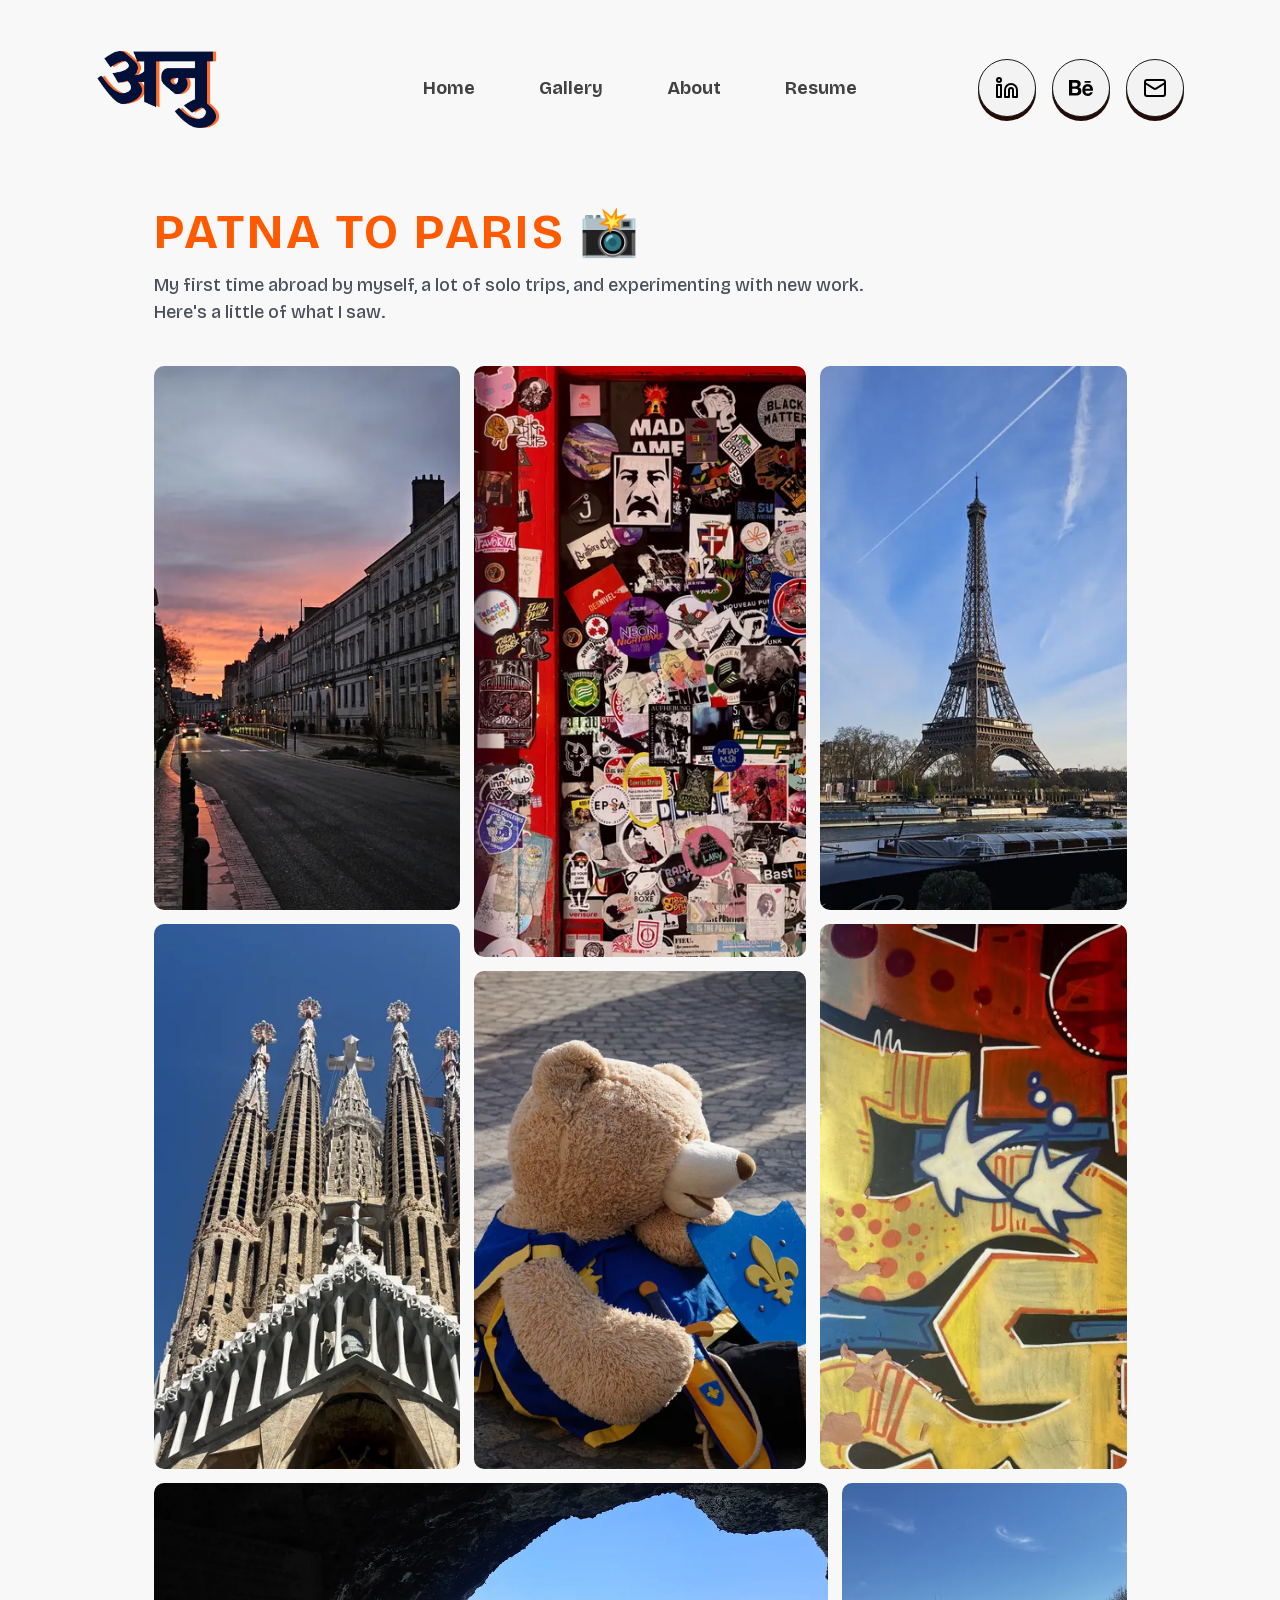
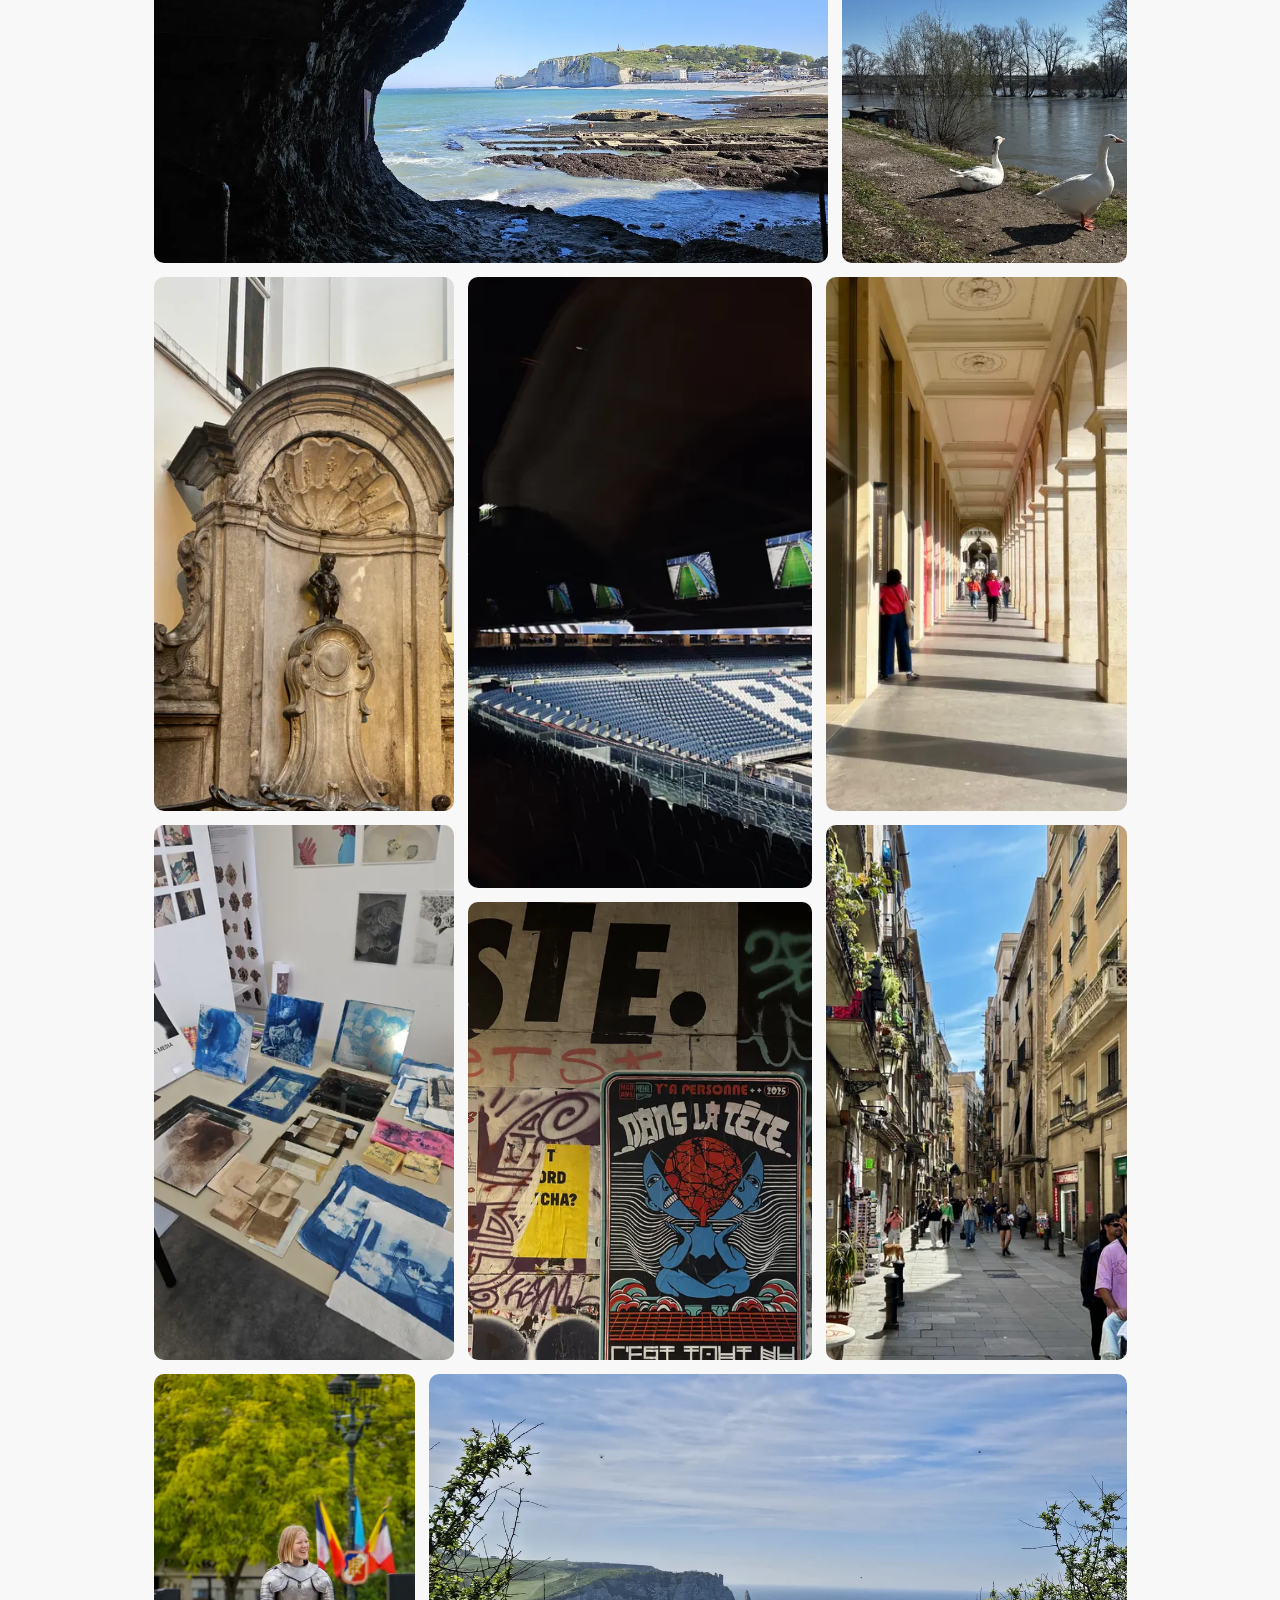
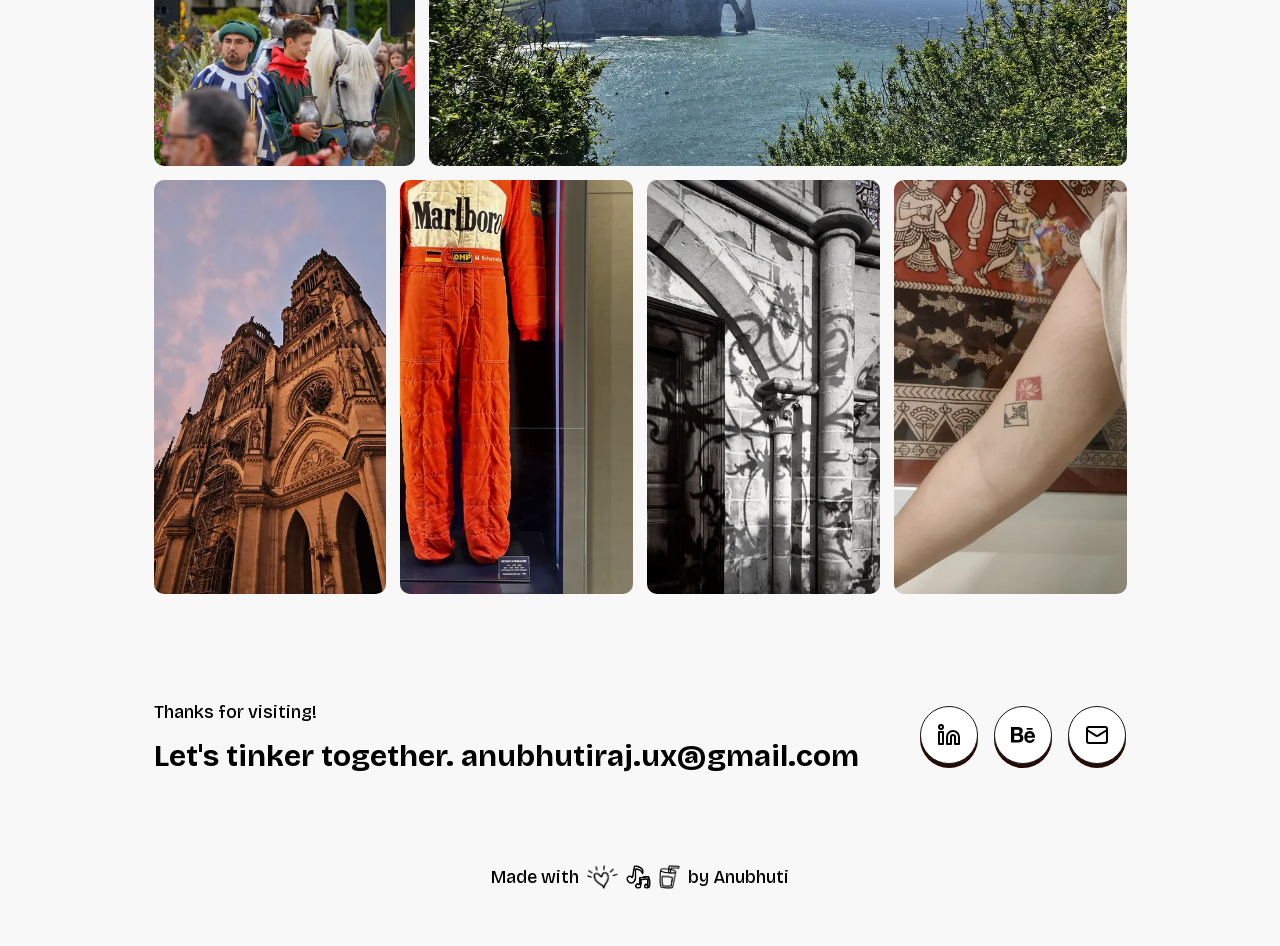
<file: play/index.html>
<!DOCTYPE html>
<html lang="en">

<head>
  <meta charset="utf-8" />
  <meta name="viewport" content="width=device-width" />
  <title>Gallery | Anubhuti Raj</title>
  <link rel="icon" type="image/png" sizes="32x32" href="../assets/images/favicon-32.png?v=2" />
  <link rel="icon" type="image/png" href="../assets/images/browsericon.png?v=2" />
  <link rel="shortcut icon" href="../favicon.ico?v=2" />
  <link rel="apple-touch-icon" href="../assets/images/apple-touch-icon.png?v=2" />
  <script>if (!(window.matchMedia && matchMedia("(prefers-reduced-motion: reduce)").matches)) document.documentElement.classList.add("motion");</script>

  <link rel="preload" href="../assets/fonts/f9c47219ac0af4ab.p.woff2" as="font" type="font/woff2" crossorigin />
  <link rel="stylesheet" href="../css/style.css?v=20261009a" />
  <link rel="stylesheet" href="../partials/shared.css?v=20261011a" />
  <link rel="stylesheet" href="play.css?v=20261005v" />

  <script>window.SITE_ROOT = "../";</script>
  <link rel="stylesheet" href="../partials/whimsy.css?v=20261005v" />
  <link rel="stylesheet" href="../partials/mobile-menu.css?v=20261005w" />
</head>

<body>
  <div id="__next">
    <main class="min-h-screen bg-[#F8F8F8] pb-10 __className_9b492f">

      <!-- ===================== NAV (shared partial) ===================== -->
      <script src="../partials/header.js?v=20261005v"></script>

      <div class="x-padding">
        <section class="pl-head">
          <h1 class="big-title pl-title">PATNA TO PARIS <span class="pl-cam" aria-hidden="true">📸</span></h1>
          <p class="pl-intro">My first time abroad by myself, a lot of solo trips, and experimenting with new work. Here's a little of what I saw.</p>
        </section>

        <div class="pl-gallery" id="pl-gallery" aria-label="Photos"></div>
      </div>

      <!-- =================== FOOTER (shared partial) =================== -->
      <div class="x-padding">
        <script src="../partials/footer.js?v=20261005v"></script>
      </div>

    </main>
  </div>

  <!-- Opened photo -->
  <div class="pl-box" id="pl-box" role="dialog" aria-modal="true" aria-label="Photo" hidden>
    <button type="button" class="pl-box-close" aria-label="Close">&times;</button>
    <button type="button" class="pl-box-nav pl-prev" aria-label="Previous photo">&#8249;</button>
    <figure class="pl-box-card">
      <img class="pl-box-img" alt="">
      <figcaption class="pl-box-cap"><span class="pl-box-text"></span></figcaption>
    </figure>
    <button type="button" class="pl-box-nav pl-next" aria-label="Next photo">&#8250;</button>
  </div>

  <script src="play.js?v=20261005v"></script>
  <script src="../partials/whimsy.js?v=20261005v"></script>
  <script src="../partials/mobile-menu.js?v=20261005v"></script>
  <script src="../partials/sticky-nav.js?v=20261009a"></script>
</body>
</html>
</file>
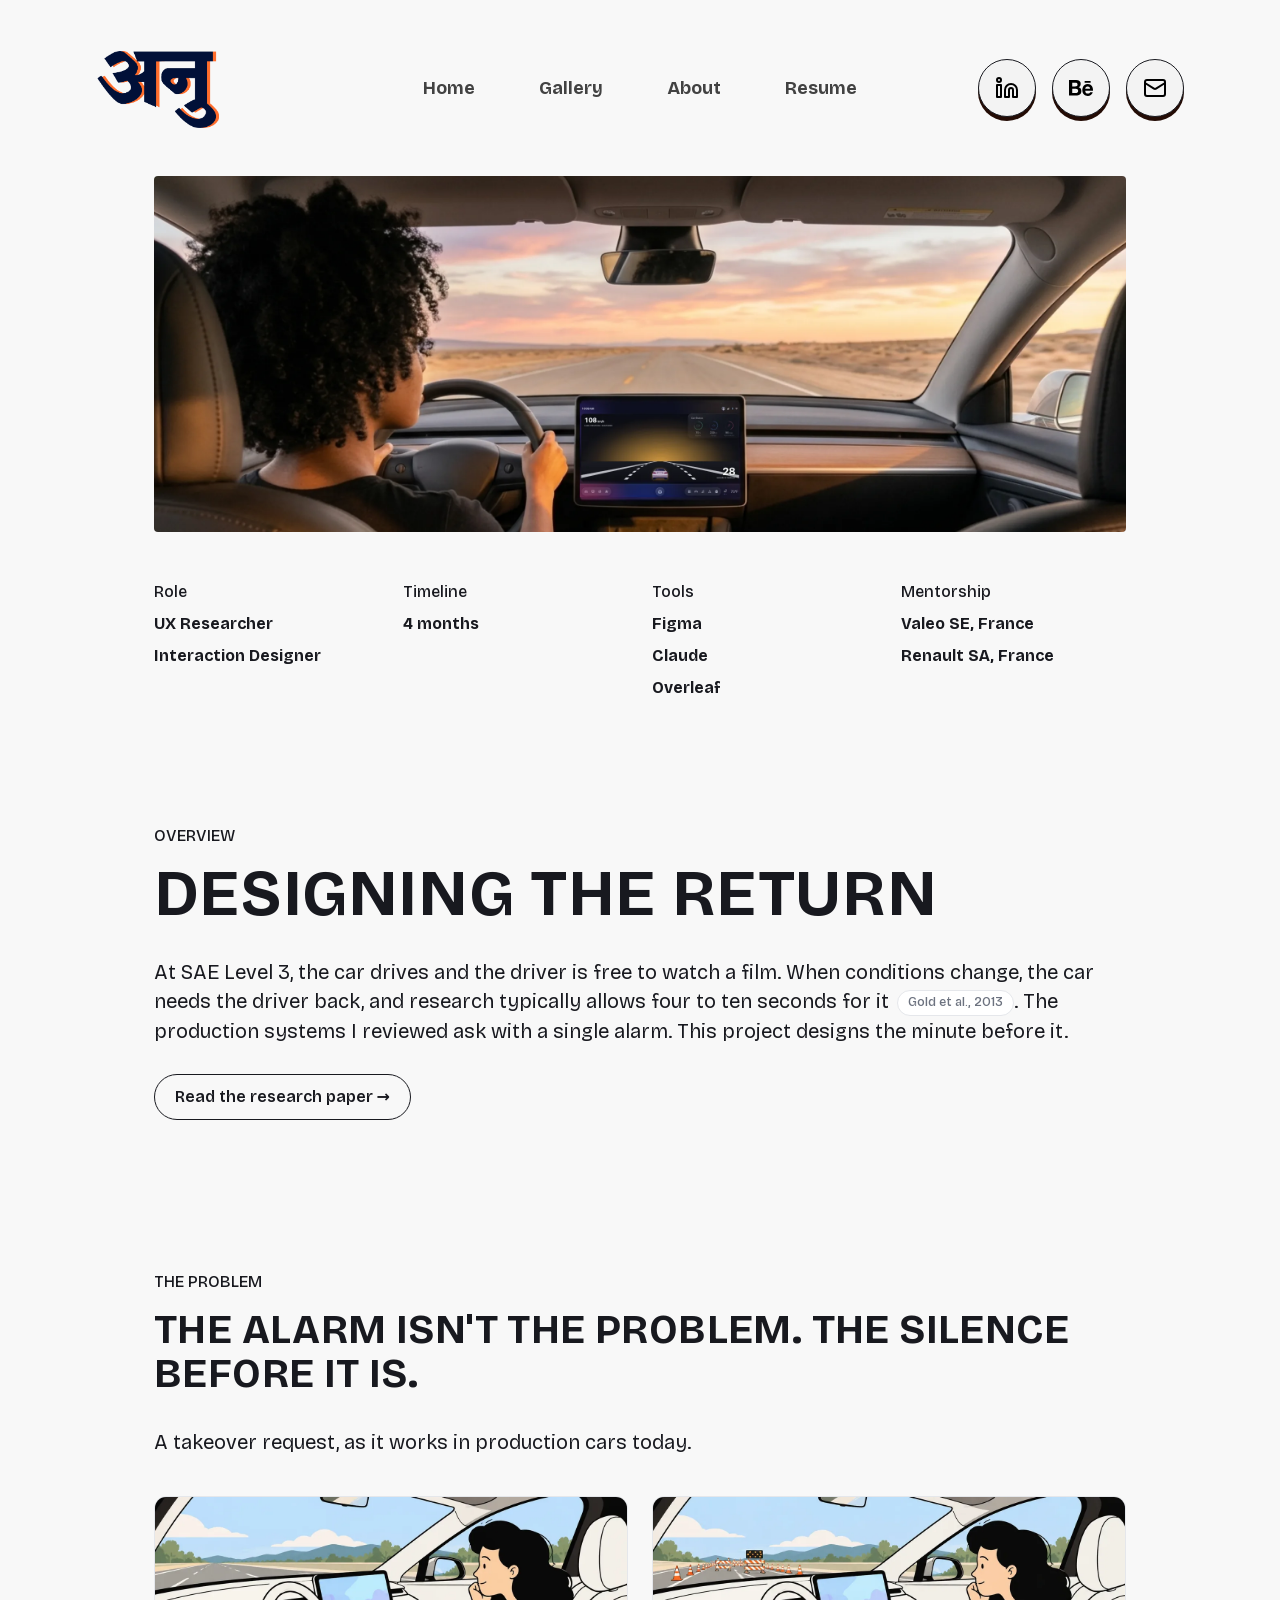
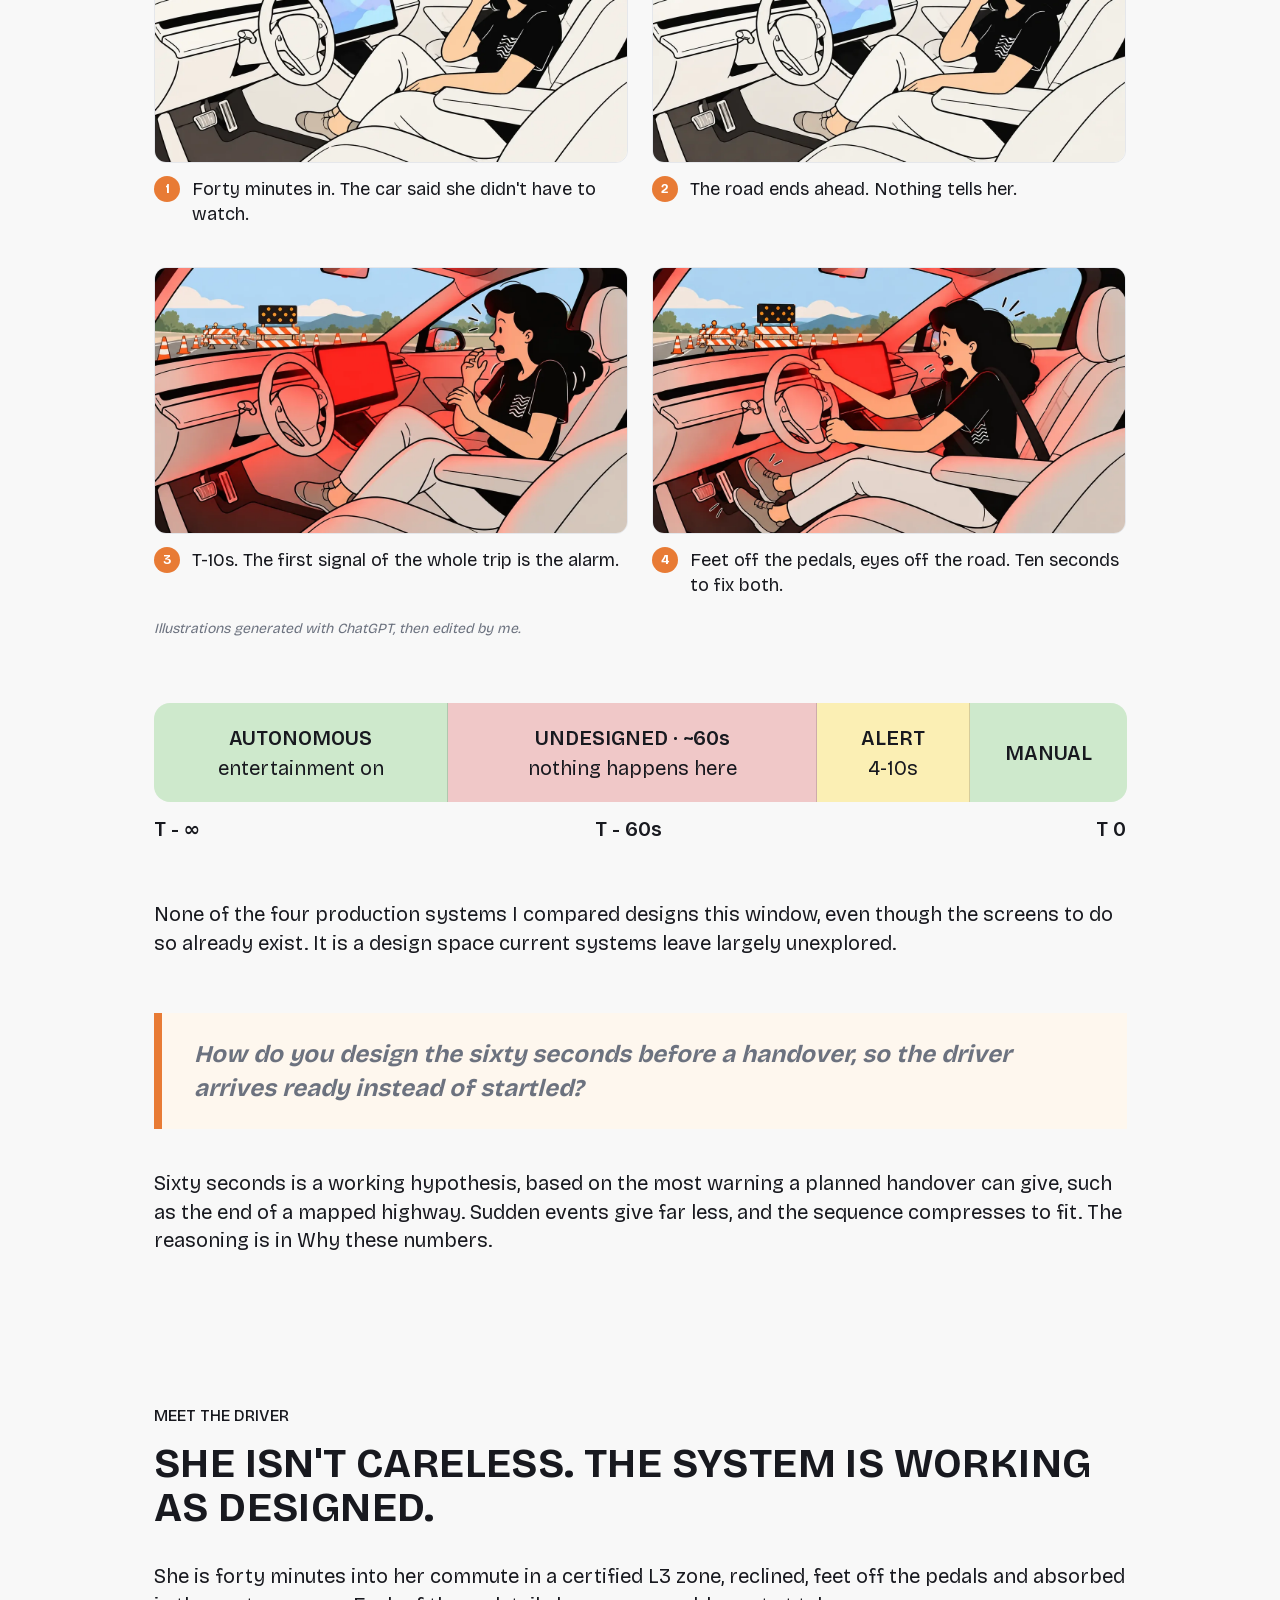
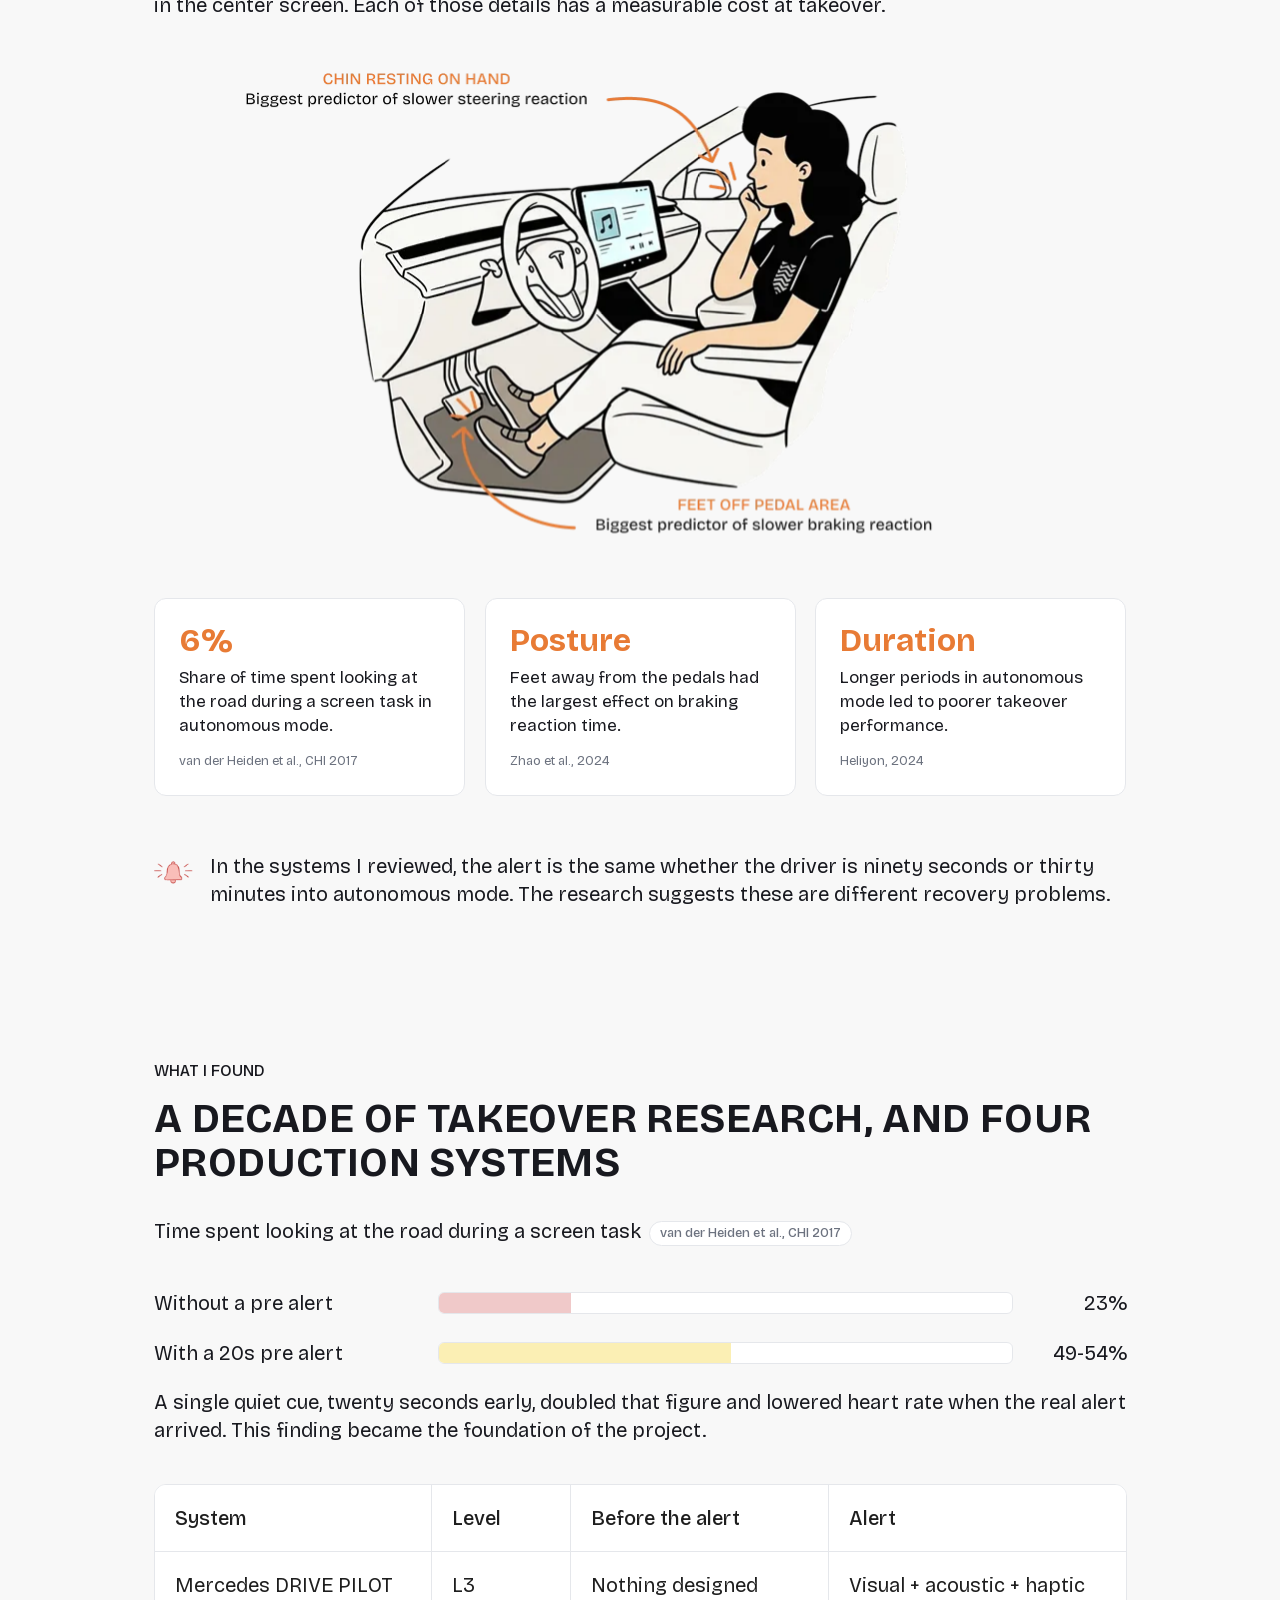
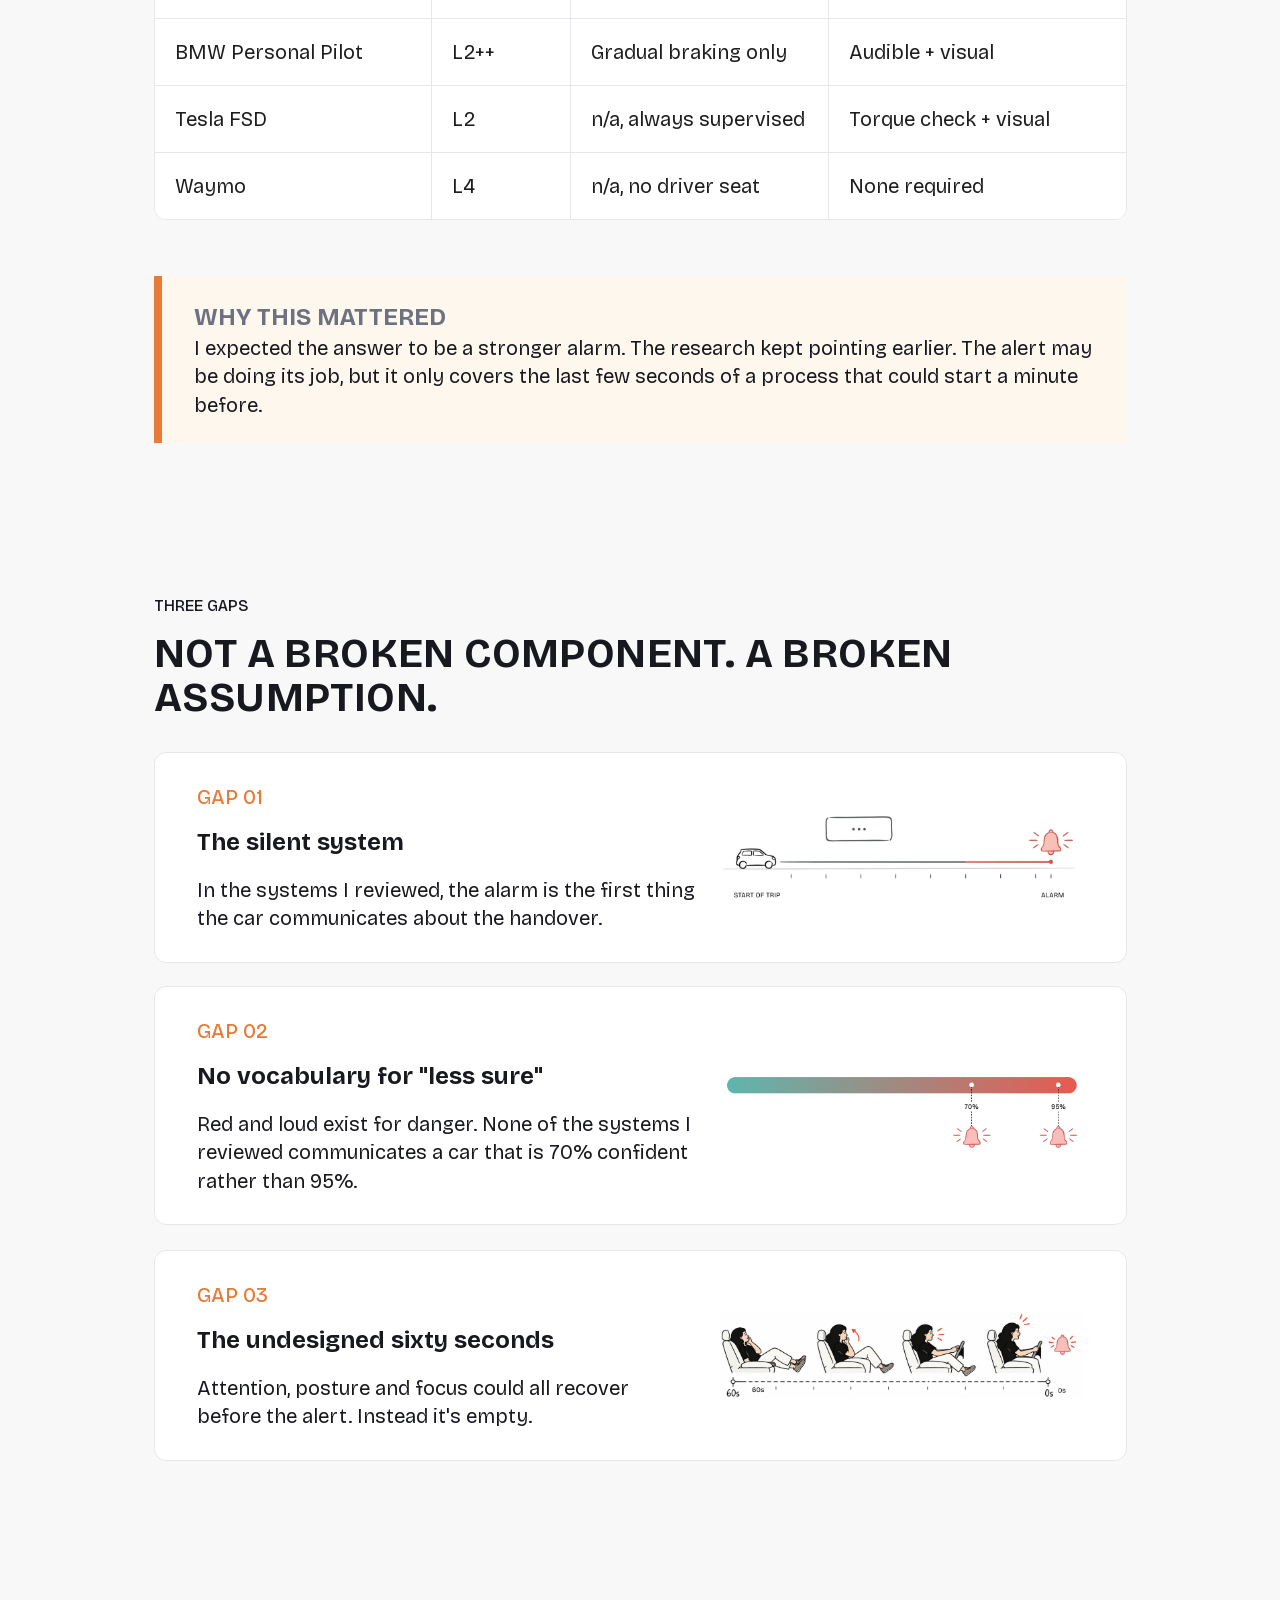
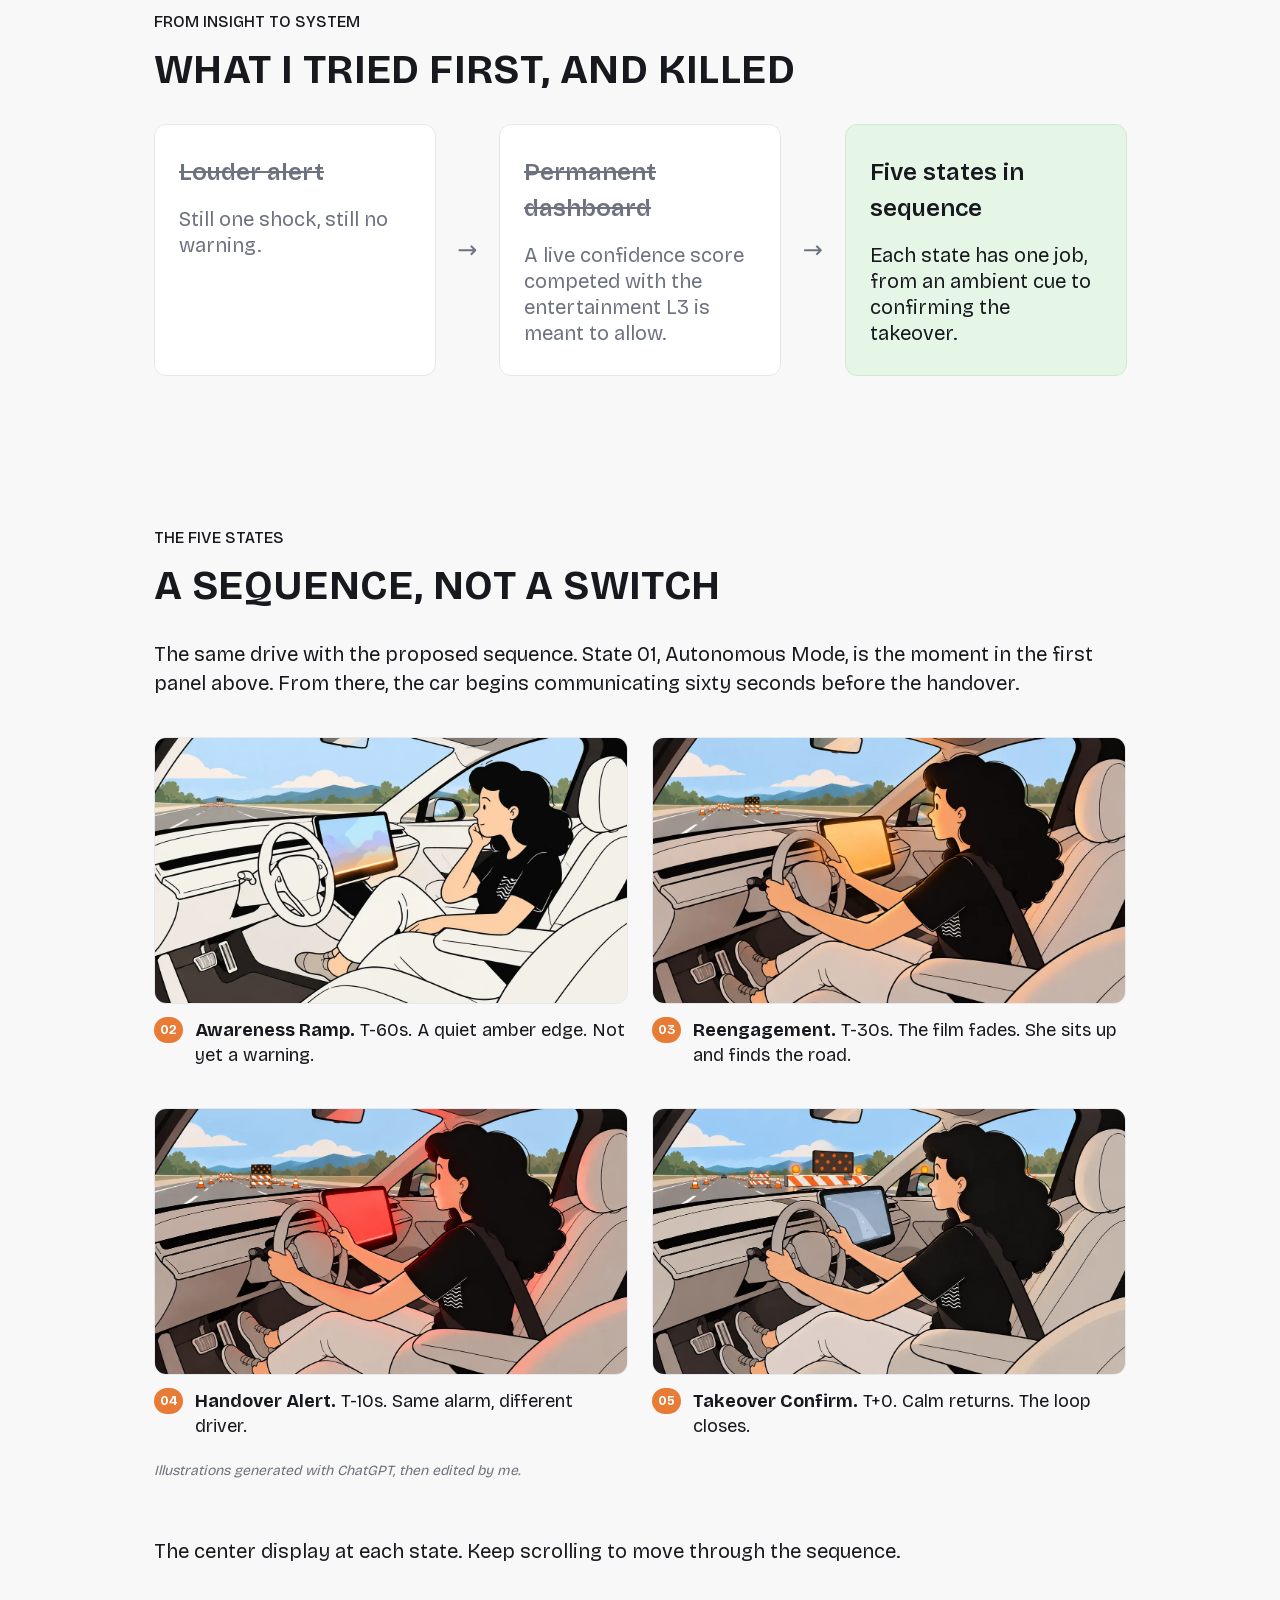
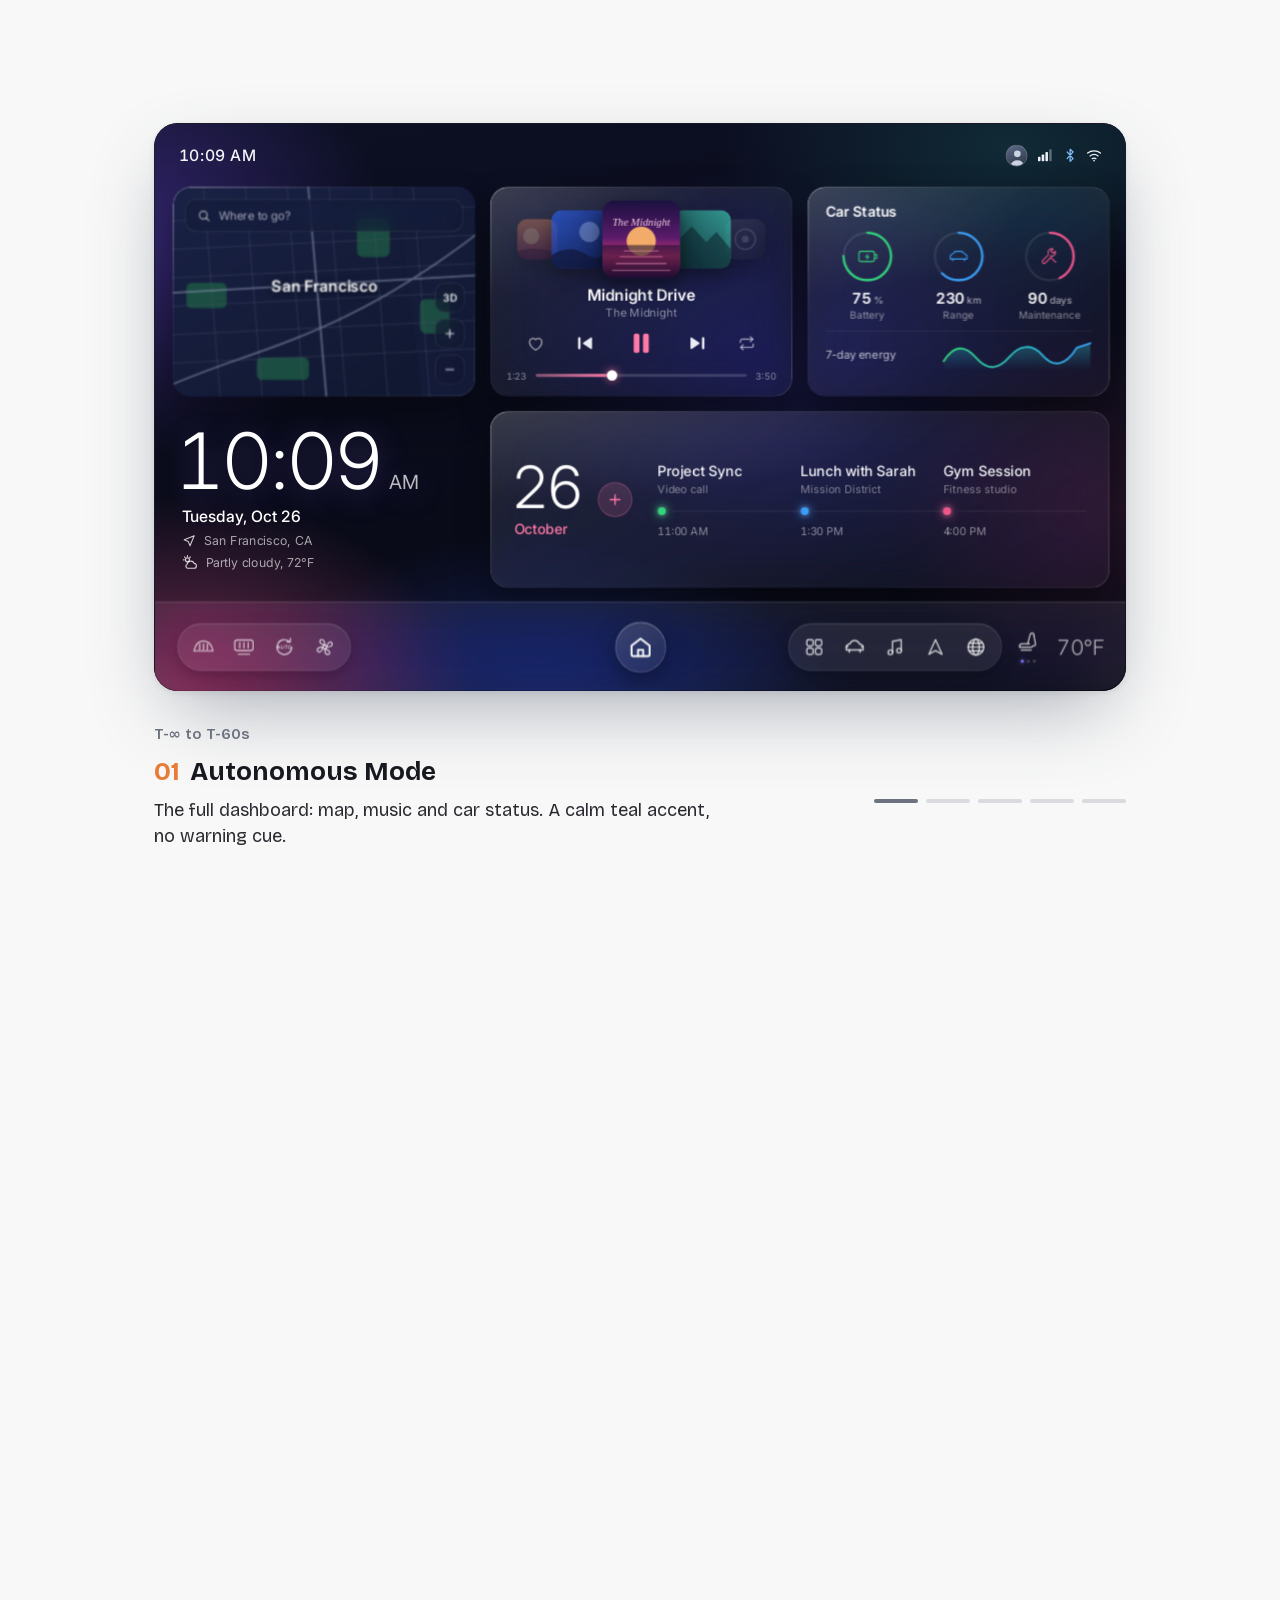
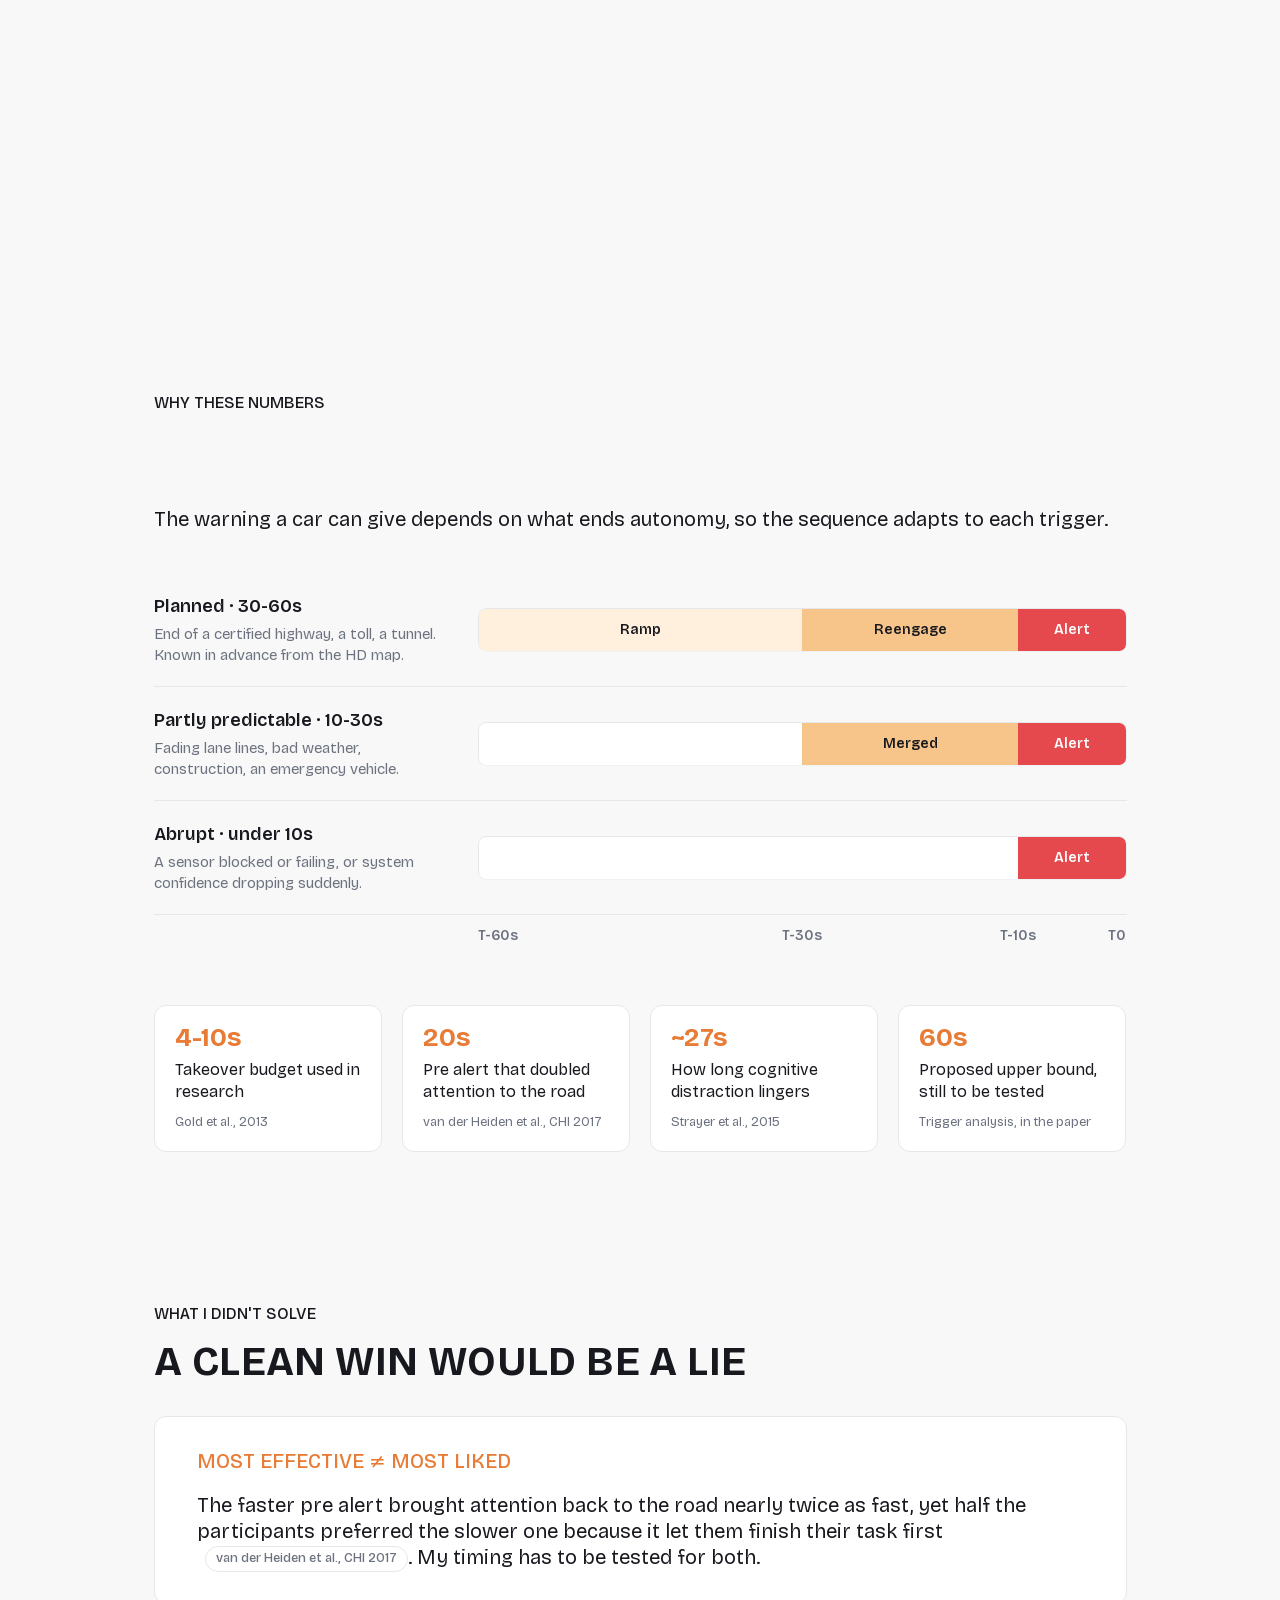
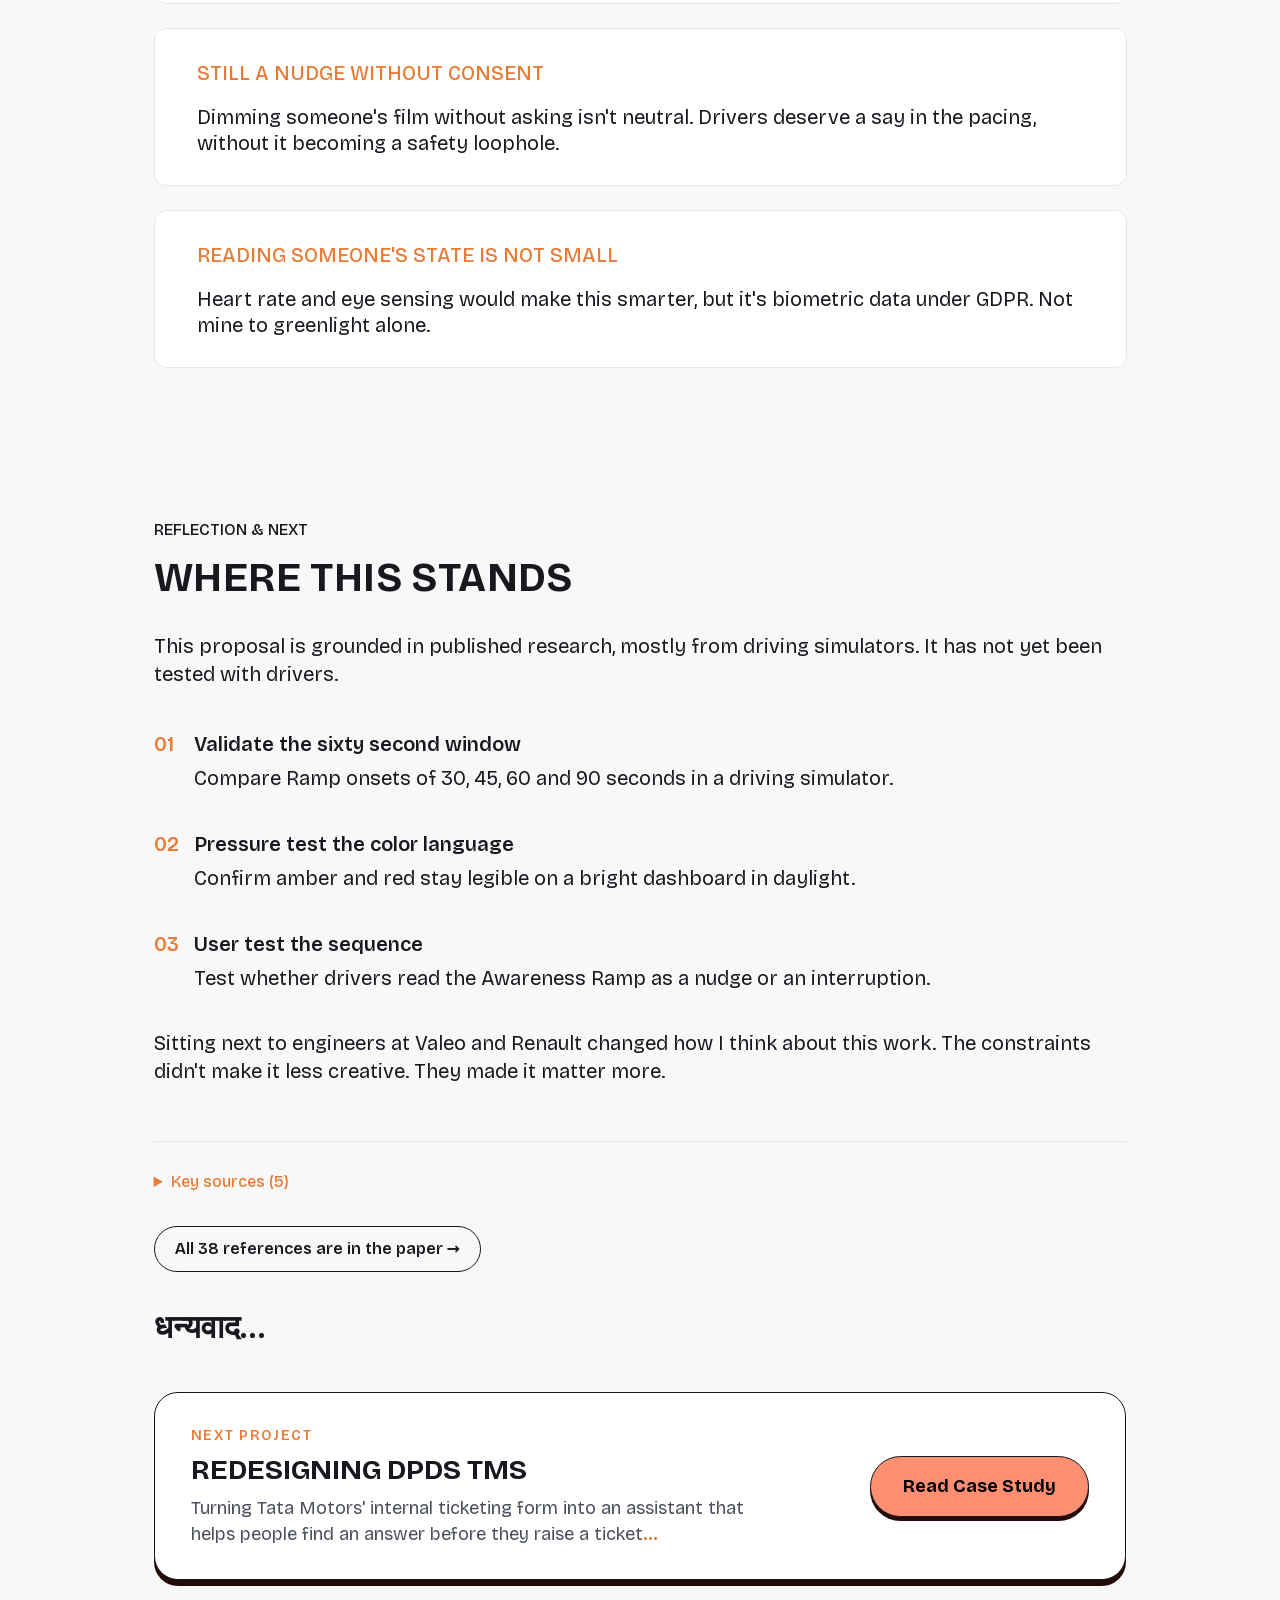
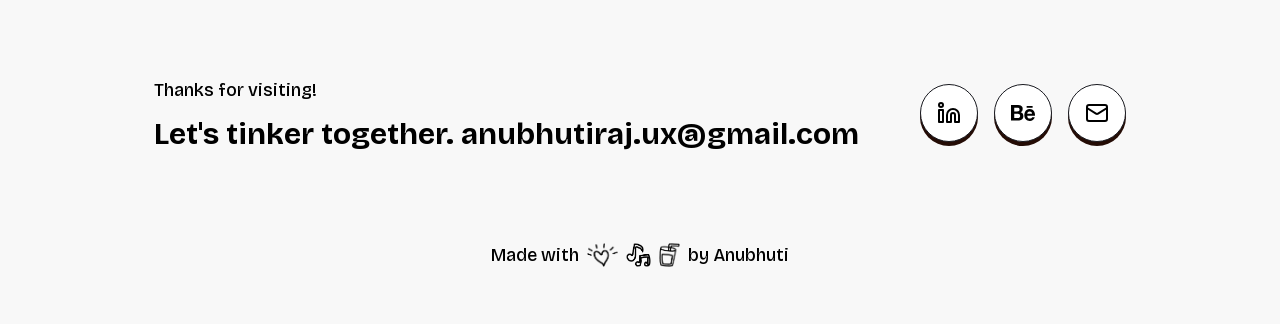
<file: my-work/project-1-v1/index.html>
<!DOCTYPE html>
<html lang="en">

<head>
  <meta charset="utf-8" />
  <meta name="viewport" content="width=device-width" />
  <title>Designing the Return (v1) | Anubhuti Raj</title>
  <meta name="robots" content="noindex, nofollow" />
  <link rel="icon" type="image/png" href="../../assets/images/browsericon.png" />

  <!-- Site-wide styles (same file the homepage uses) -->
  <link rel="preload" href="../../assets/fonts/f9c47219ac0af4ab.p.woff2" as="font" type="font/woff2" crossorigin />
  <link rel="stylesheet" href="../../css/style.css?v=20261009a" />
  <!-- Shared header/footer styles -->
  <link rel="stylesheet" href="../../partials/shared.css?v=20261011a" />
  <!-- Shared case-study styles (used by every case study, unchanged) -->
  <link rel="stylesheet" href="../../assets/css/case-study.css?v=20261005g" />
  <!-- Extra styles for this case study only (storyboard, trigger timing, sources).
       Kept inside this file so they always load. case-study.css is untouched. -->
  <style>
/* ============================================================
   Project 1 only: Designing the Return.
   Loaded after case-study.css, so nothing shared is changed.
   Uses the same colors, borders and card style as case-study.css.
============================================================ */

/* ---- Inline citation tag ---- */
.cs-cite {
  display: inline-block;
  margin-left: 8px;
  padding: 2px 10px;
  font-size: 13px;
  line-height: 1.5;
  font-weight: 500;
  font-style: normal;
  color: #6C727F;
  background: #fff;
  border: 1px solid #E5E7EB;
  border-radius: 999px;
  vertical-align: baseline;
  position: relative;
  top: -0.12em;
  white-space: nowrap;
}

/* ---- Paper link button ---- */
.cs-paper-links {
  display: flex;
  flex-wrap: wrap;
  gap: 12px;
  margin-top: 28px;
}
.cs-paper-link {
  display: inline-block;
  padding: 10px 20px;
  font-size: 16px;
  font-weight: 600;
  color: #18191F;
  text-decoration: none;
  border: 1px solid #18191F;
  border-radius: 999px;
  transition: background 0.2s ease, color 0.2s ease;
}
.cs-paper-link:hover {
  background: #18191F;
  color: #F8F8F8;
}

/* ---- Storyboard grid ---- */
.cs-storyboard {
  display: grid;
  grid-template-columns: repeat(2, 1fr);
  gap: 32px 24px;
  margin: 0 0 12px 0;
}
.cs-sb-panel { margin: 0; }
.cs-sb-image {
  aspect-ratio: 16 / 9;
  border-radius: 12px;
  border: 1px solid #E5E7EB;
  overflow: hidden;
  background: #fff;
}
.cs-sb-image img {
  width: 100%;
  height: 100%;
  object-fit: cover;
  display: block;
}
.cs-sb-panel figcaption {
  display: flex;
  gap: 12px;
  align-items: flex-start;
  margin-top: 14px;
  font-size: 18px;
  line-height: 1.4;
  color: #18191F;
}
.cs-sb-num {
  flex: 0 0 auto;
  display: inline-flex;
  align-items: center;
  justify-content: center;
  min-width: 26px;
  height: 26px;
  padding: 0 6px;
  box-sizing: border-box;
  border-radius: 999px;
  margin-top: -1px;
  font-size: 13px;
  font-weight: 700;
  color: #fff;
  background: #E87B35;
}
.cs-ai-credit {
  margin: 0 0 40px 0;
  font-size: 14px;
  font-style: italic;
  color: #6C727F;
}

/* ---- Number cards ---- */
.cs-numbers {
  display: grid;
  grid-template-columns: repeat(4, 1fr);
  gap: 20px;
  margin: 0 0 48px 0;
}
.cs-numbers.cs-numbers-3 { grid-template-columns: repeat(3, 1fr); }
.cs-section .cs-numbers:last-child { margin-bottom: 0; }
.cs-number-card {
  background: #fff;
  border: 1px solid #E5E7EB;
  border-radius: 12px;
  padding: 24px;
  box-sizing: border-box;
}
.cs-number {
  margin: 0 0 8px 0;
  font-size: 32px;
  font-weight: 700;
  color: #E87B35;
  line-height: 1.1;
}
.cs-number-body {
  margin: 0 0 14px 0;
  font-size: 17px;
  line-height: 1.4;
  color: #18191F;
}
.cs-number-src {
  margin: 0;
  font-size: 13px;
  color: #6C727F;
}

/* Compact number cards (Why these numbers) */
.cs-numbers-compact .cs-number-card { padding: 18px 20px; }
.cs-numbers-compact .cs-number { font-size: 26px; margin-bottom: 6px; }
.cs-numbers-compact .cs-number-body { font-size: 16px; margin-bottom: 10px; }

/* ---- Trigger timing bars ---- */
.cs-trigger { margin: 0 0 48px 0; }
.cs-trigger-row {
  display: grid;
  grid-template-columns: 300px 1fr;
  gap: 24px;
  align-items: center;
  padding: 20px 0;
  border-bottom: 1px solid #E5E7EB;
}
.cs-trigger-name {
  margin: 0 0 4px 0;
  font-size: 18px;
  font-weight: 600;
  color: #18191F;
}
.cs-trigger-eg {
  margin: 0;
  font-size: 15px;
  line-height: 1.4;
  color: #6C727F;
}
.cs-trigger-bar {
  display: flex;
  height: 44px;
  border-radius: 8px;
  overflow: hidden;
  background: #fff;
  border: 1px solid #E5E7EB;
}
.cs-seg {
  display: flex;
  align-items: center;
  justify-content: center;
  font-size: 14px;
  font-weight: 600;
  white-space: nowrap;
  overflow: hidden;
  color: #18191F;
}
.cs-seg-empty    { background: transparent; }
.cs-seg-ramp     { background: #FEF0DC; }
.cs-seg-reengage { background: #F7C58A; }
.cs-seg-alert    { background: #E5484D; color: #fff; }

/* Tick labels line up with 0%, 50%, 83.3% and 100% of the bars */
.cs-trigger-scale {
  position: relative;
  height: 24px;
  margin: 10px 0 0 324px; /* meta column + gap */
  font-size: 14px;
  font-weight: 600;
  color: #6C727F;
}
.cs-trigger-scale span { position: absolute; top: 0; white-space: nowrap; }
.cs-trigger-scale span:nth-child(1) { left: 0; }
.cs-trigger-scale span:nth-child(2) { left: 50%; transform: translateX(-50%); }
.cs-trigger-scale span:nth-child(3) { left: 83.333%; transform: translateX(-50%); }
.cs-trigger-scale span:nth-child(4) { right: 0; }

/* ---- Sources ---- */
.cs-sources {
  margin: 48px 0 20px 0;
  padding-top: 28px;
  border-top: 1px solid #E5E7EB;
}
.cs-sources-label {
  cursor: pointer;
  margin: 0 0 12px 0;
  font-size: 16px;
  font-weight: 500;
  color: #E87B35;
}
.cs-sources ul {
  margin: 0 0 20px 0;
  padding-left: 20px;
}
.cs-sources li {
  margin-bottom: 8px;
  font-size: 15px;
  line-height: 1.5;
  color: #6C727F;
}
.cs-sources li a { color: #18191F; }

/* ---- Responsive (same breakpoints as case-study.css) ---- */
@media (max-width: 900px) {
  .cs-numbers { grid-template-columns: repeat(2, 1fr); }
  .cs-numbers.cs-numbers-3 { grid-template-columns: 1fr; }
  .cs-trigger-row { grid-template-columns: 1fr; gap: 12px; }
  .cs-trigger-scale { margin-left: 0; font-size: 12px; }
  .cs-sb-panel figcaption { font-size: 16px; }
}
@media (max-width: 560px) {
  .cs-storyboard { grid-template-columns: 1fr; }
  .cs-numbers { grid-template-columns: 1fr; }
  .cs-seg { font-size: 11px; }
  .cs-cite { white-space: normal; }
}

/* ============================================================
   Spacing, heading size and scroll animations.
   Scoped to .cs-v2 so other case studies are unaffected.
============================================================ */

/* Space between sections */
.cs-v2 .cs-section { margin-bottom: 150px; }
.cs-v2 .cs-section:last-of-type { margin-bottom: 0; }
.cs-v2 .cs-meta-grid { margin-bottom: 120px; }

/* Bigger headings */
.cs-v2 .cs-heading { font-size: 40px; line-height: 1.1; margin-bottom: 32px; }

/* Even spacing between the pieces inside a section */
.cs-v2 .cs-mb-32 { margin-bottom: 40px !important; }
.cs-v2 .cs-mb-48 { margin-bottom: 56px !important; }
.cs-v2 .cs-body { margin-bottom: 24px; }
.cs-v2 .cs-storyboard { gap: 40px 24px; }
.cs-v2 .cs-ai-credit { margin-top: 20px; margin-bottom: 64px; }
.cs-v2 .cs-timeline-labels { margin-bottom: 56px; }
.cs-v2 .cs-callout { margin: 0 0 40px 0; }
.cs-v2 .cs-illustration { margin-bottom: 56px; }
.cs-v2 .cs-numbers { margin-bottom: 56px; }
.cs-v2 .cs-section .cs-numbers:last-child { margin-bottom: 0; }
.cs-v2 .cs-stat-row { margin-bottom: 20px; }
.cs-v2 .cs-stat-row:last-of-type { margin-bottom: 40px; }
.cs-v2 .cs-table { margin-bottom: 56px; }
.cs-v2 .cs-gap-card { margin-bottom: 24px; }
.cs-v2 .cs-state-block { margin-bottom: 16px; }
.cs-v2 .cs-state-desc { margin-bottom: 28px; }
.cs-v2 .cs-state-image { margin-bottom: 56px; }
.cs-v2 .cs-trigger { margin-bottom: 56px; }
.cs-v2 .cs-solve-card { margin-bottom: 24px; }
.cs-v2 .cs-reflection-item { margin-bottom: 36px; }
.cs-v2 .cs-sources { margin-top: 56px; }
.cs-v2 h1.cs-heading { font-size: 64px; line-height: 1; margin-bottom: 32px; }
.cs-v2 .cs-eyebrow { margin-bottom: 14px; }

/* ---- Scroll reveal ---- */
.cs-reveal-on .cs-v2 [data-reveal] {
  opacity: 0;
  transform: translateY(28px);
  transition: opacity .8s cubic-bezier(.22,1,.36,1), transform .8s cubic-bezier(.22,1,.36,1);
  will-change: opacity, transform;
}
.cs-reveal-on .cs-v2 [data-reveal].is-in { opacity: 1; transform: none; }
/* Items side by side appear one after another */
.cs-reveal-on .cs-v2 .cs-storyboard > :nth-child(2),
.cs-reveal-on .cs-v2 .cs-storyboard > :nth-child(4),
.cs-reveal-on .cs-v2 .cs-numbers > :nth-child(2),
.cs-reveal-on .cs-v2 .cs-tried-row > :nth-child(3) { transition-delay: .1s; }
.cs-reveal-on .cs-v2 .cs-numbers > :nth-child(3),
.cs-reveal-on .cs-v2 .cs-tried-row > :nth-child(5) { transition-delay: .2s; }
.cs-reveal-on .cs-v2 .cs-numbers > :nth-child(4) { transition-delay: .3s; }
/* Bars draw in from the left */
.cs-reveal-on .cs-v2 .cs-stat-fill { transform: scaleX(0); transform-origin: left; transition: transform 1.1s cubic-bezier(.22,1,.36,1) .25s; }
.cs-reveal-on .cs-v2 .cs-stat-row.is-in .cs-stat-fill { transform: none; }
.cs-reveal-on .cs-v2 .cs-trigger-bar { clip-path: inset(0 100% 0 0 round 8px); transition: clip-path 1.1s cubic-bezier(.22,1,.36,1) .2s; }
.cs-reveal-on .cs-v2 .cs-trigger-row.is-in .cs-trigger-bar { clip-path: inset(0 0 0 0 round 8px); }
/* Problem timeline wipes in */
.cs-v2 .cs-timeline { position: relative; }
.cs-reveal-on .cs-v2 .cs-timeline { transform: none; }
.cs-reveal-on .cs-v2 .cs-timeline::after {
  content: ""; position: absolute; inset: 0; background: #F8F8F8;
  transform-origin: right; transition: transform 1.2s cubic-bezier(.22,1,.36,1) .15s;
}
.cs-reveal-on .cs-v2 .cs-timeline.is-in::after { transform: scaleX(0); }

@media (max-width: 900px) {
  .cs-v2 .cs-section { margin-bottom: 110px; }
  .cs-v2 .cs-meta-grid { margin-bottom: 80px; }
  .cs-v2 .cs-heading { font-size: 30px; }
  .cs-v2 h1.cs-heading { font-size: 44px; }
}
@media (max-width: 560px) {
  .cs-v2 .cs-section { margin-bottom: 88px; }
  .cs-v2 .cs-heading { font-size: 26px; }
  .cs-v2 h1.cs-heading { font-size: 36px; }
}

/* ---- Section rail (left side, wide screens only) ---- */
.cs-v2 > .cs-section[id] { scroll-margin-top: 48px; }
.cs-toc { display: none; }
@media (min-width: 1340px) {
  .cs-toc {
    display: block;
    position: fixed;
    top: 50%;
    left: max(24px, calc((100vw - 1196px) / 2 - 200px));
    transform: translateY(-50%);
    z-index: 40;
    opacity: 0;
    pointer-events: none;
    transition: opacity .4s ease;
    font-family: 'Bricolage Grotesque', system-ui, sans-serif;
  }
  .cs-toc.is-visible { opacity: 1; pointer-events: auto; }
  .cs-toc ol {
    position: relative;
    list-style: none;
    margin: 0;
    padding: 0;
    display: flex;
    flex-direction: column;
    gap: 8px;
  }
  /* thin connecting line */
  .cs-toc ol::before {
    content: "";
    position: absolute;
    left: 13px;
    top: 14px;
    bottom: 14px;
    width: 0;
    border-left: 2px dotted rgba(232, 123, 53, 0.55);
  }
  .cs-toc a {
    position: relative;
    display: block;
    width: 28px;
    height: 28px;
    text-decoration: none;
  }
  .cs-toc a::before {
    content: "";
    position: absolute;
    left: 50%;
    top: 50%;
    width: 12px;
    height: 12px;
    border-radius: 50%;
    border: 2px solid #E87B35;
    background: #F8F8F8;
    transform: translate(-50%, -50%);
    transition: width .25s ease, height .25s ease, background .25s ease;
  }
  .cs-toc a:hover::before { background: #F6C9A8; }
  .cs-toc a.is-active::before { width: 16px; height: 16px; background: #E87B35; }
  .cs-toc a:focus-visible { outline: 2px solid #E87B35; outline-offset: 2px; border-radius: 50%; }
  /* label shows only on hover or keyboard focus */
  .cs-toc-label {
    position: absolute;
    left: 36px;
    top: 50%;
    transform: translate(-4px, -50%);
    white-space: nowrap;
    padding: 5px 12px;
    border-radius: 999px;
    background: #18191F;
    color: #fff;
    font-size: 13px;
    font-weight: 500;
    opacity: 0;
    pointer-events: none;
    transition: opacity .2s ease, transform .2s ease;
  }
  .cs-toc a:hover .cs-toc-label,
  .cs-toc a:focus-visible .cs-toc-label { opacity: 1; transform: translate(0, -50%); }
}

/* ---- Pinned five-state screens ---- */
.cs-pin { position: relative; height: 380vh; margin-bottom: 24px; }
.cs-pin-sticky {
  position: absolute;
  top: 0;
  left: 0;
  right: 0;
  height: 100vh;
  display: flex;
  flex-direction: column;
  align-items: center;
  justify-content: center;
  gap: 32px;
}
.cs-pin-screen {
  position: relative;
  width: min(100%, 1100px, calc((100vh - 240px) * 1300 / 760));
  aspect-ratio: 1300 / 760;
  border-radius: 24px;
  overflow: hidden;
  background: #07080f;
  box-shadow: 0 30px 80px -20px var(--pin-glow, rgba(24,25,31,.35)), 0 2px 6px rgba(24,25,31,.08);
  transition: box-shadow .8s ease;
}
.cs-pin-sticky.is-fixed { position: fixed; top: 0; right: auto; z-index: 30; }
.cs-pin-sticky.is-after { top: auto; bottom: 0; }
.cs-pin-frame { position: absolute; inset: 0; width: 100%; height: 100%; border: 0; display: block; pointer-events: none; background: transparent; }
.cs-pin[data-state="neutral"]  { --pin-glow: rgba(60, 70, 90, .45); }
.cs-pin[data-state="ramp"]     { --pin-glow: rgba(242, 169, 78, .45); }
.cs-pin[data-state="reengage"] { --pin-glow: rgba(242, 150, 40, .65); }
.cs-pin[data-state="alert"]    { --pin-glow: rgba(229, 72, 77, .7); }
.cs-pin[data-state="calm"]     { --pin-glow: rgba(120, 200, 140, .45); }
.cs-pin-img {
  position: absolute;
  inset: 0;
  width: 100%;
  height: 100%;
  object-fit: cover;
  opacity: 0;
  transform: scale(1.02);
  transition: opacity .6s ease, transform .8s cubic-bezier(.22,1,.36,1);
}
.cs-pin-img.is-active { opacity: 1; transform: none; }
.cs-pin-info {
  width: min(100%, 1100px, calc((100vh - 240px) * 1300 / 760));
  display: flex;
  align-items: flex-end;
  justify-content: space-between;
  gap: 32px;
}
.cs-pin-caps { position: relative; flex: 1; min-height: 96px; }
.cs-pin-cap {
  position: absolute;
  inset: 0 0 auto 0;
  opacity: 0;
  transform: translateY(10px);
  transition: opacity .45s ease, transform .45s ease;
}
.cs-pin-cap.is-active { opacity: 1; transform: none; }
.cs-pin-time { margin: 0 0 6px 0; font-size: 15px; font-weight: 600; color: #6C727F; }
.cs-pin-name { margin: 0 0 6px 0; font-size: 26px; font-weight: 700; color: #18191F; }
.cs-pin-name span { color: #E87B35; margin-right: 10px; }
.cs-pin-desc { margin: 0; font-size: 18px; line-height: 1.45; color: #2A2B31; max-width: 560px; }
.cs-pin-steps { display: flex; gap: 8px; flex-shrink: 0; padding-bottom: 8px; }
.cs-pin-step {
  width: 44px;
  height: 20px;
  padding: 0;
  border: none;
  background: none;
  cursor: pointer;
  display: flex;
  align-items: center;
}
.cs-pin-step span {
  display: block;
  width: 100%;
  height: 4px;
  border-radius: 4px;
  background: #D9DBE0;
  transition: background .4s ease, height .3s ease;
}
.cs-pin-step:hover span { height: 6px; }
.cs-pin-step:focus-visible { outline: 2px solid #E87B35; outline-offset: 2px; border-radius: 4px; }
.cs-pin-step-neutral.is-active span  { background: #6C727F; }
.cs-pin-step-ramp.is-active span     { background: #F7C58A; }
.cs-pin-step-reengage.is-active span { background: #F2A94E; }
.cs-pin-step-alert.is-active span    { background: #E5484D; }
.cs-pin-step-calm.is-active span     { background: #6FBF73; }

@media (max-width: 900px) {
  .cs-pin { height: 320vh; }
  .cs-pin-info { flex-direction: column; align-items: flex-start; gap: 16px; }
  .cs-pin-screen { border-radius: 16px; }
  .cs-pin-name { font-size: 22px; }
  .cs-pin-desc { font-size: 16px; }
  .cs-pin-caps { width: 100%; min-height: 110px; }
}
@media (prefers-reduced-motion: reduce) {
  .cs-pin-img, .cs-pin-cap, .cs-pin-screen { transition: none; }
}

/* ---- Next project (end of case study) ---- */
.cs-next {
  display: flex; align-items: center; justify-content: space-between; gap: 32px;
  margin: 40px 0 16px 0; padding: 32px 36px;
  background: #fff; border: 1px solid #18191F; border-radius: 24px;
  box-shadow: 0 6px 0 #240C05;
  text-decoration: none; color: #18191F;
  transition: translate .3s cubic-bezier(.22,1,.36,1), box-shadow .3s ease;
}
.cs-next:hover { translate: 0 -3px; box-shadow: 0 9px 0 #240C05; }
.cs-next-label { margin: 0 0 8px 0; font-size: 14px; font-weight: 600; letter-spacing: .12em; color: #E87B35; }
.cs-next-title { margin: 0 0 8px 0; font-size: 28px; font-weight: 700; line-height: 1.15; text-transform: uppercase; }
.cs-next-desc { margin: 0; font-size: 18px; line-height: 1.45; color: #4B505C; max-width: 560px; }
.cs-next-desc span { color: #E87B35; font-weight: 700; }
.cs-next-btn {
  flex: none; display: inline-flex; align-items: center;
  padding: 16px 32px; border-radius: 999px; border: 1px solid #18191F;
  background: #FF8F71; color: #000; font-size: 18px; font-weight: 700;
  box-shadow: 0 4px 0 #240C05; transition: background .2s ease;
}
.cs-next:hover .cs-next-btn { background: #FF5A00; }
@media (max-width: 760px) {
  .cs-next { flex-direction: column; align-items: flex-start; padding: 24px; }
  .cs-next-title { font-size: 22px; }
  .cs-next-btn { width: 100%; justify-content: center; box-sizing: border-box; }
}

  </style>

  <!-- Tells the shared header/footer partials how far back up to the project root -->
  <script>window.SITE_ROOT = "../../";</script>
  <link rel="stylesheet" href="../../partials/whimsy.css?v=20261005g" />
  <link rel="stylesheet" href="../../partials/mobile-menu.css?v=20261005w" />
</head>

<body>
  <div id="__next">
    <main class="min-h-screen bg-[#F8F8F8] pb-10 __className_9b492f">

      <!-- ===================== NAV (shared partial) ===================== -->
      <script src="../../partials/header.js?v=20261005g"></script>
      <!-- =================== END NAV =================== -->

      <div class="x-padding">
        <article class="cs-article cs-v2">

          <!-- ================= SECTION 1: HERO / OVERVIEW ================= -->
          <section class="cs-section" id="overview">

            <div class="cs-hero-image">
              <img src="../../assets/images/project-1/01-hero-bg.webp" fetchpriority="high" alt="Hero image" style="width:100%; height:100%; object-fit:cover; display:block; border-radius:4px;">
            </div>

            <div class="cs-meta-grid">
              <div>
                <p class="cs-meta-label">Role</p>
                <p class="cs-meta-value">UX Researcher</p>
                <p class="cs-meta-value">Interaction Designer</p>
              </div>
              <div>
                <p class="cs-meta-label">Timeline</p>
                <p class="cs-meta-value">4 months</p>
              </div>
              <div>
                <p class="cs-meta-label">Tools</p>
                <p class="cs-meta-value">Figma</p>
                <p class="cs-meta-value">Claude</p>
                <p class="cs-meta-value">Overleaf</p>
              </div>
              <div>
                <p class="cs-meta-label">Mentorship</p>
                <p class="cs-meta-value">Valeo SE, France</p>
                <p class="cs-meta-value">Renault SA, France</p>
              </div>
            </div>

            <p class="cs-eyebrow">OVERVIEW</p>
            <h1 class="cs-heading">Designing the Return</h1>
            <p class="cs-body">
              At SAE Level 3, the car drives and the driver is free to watch a film. When conditions change, the car
              needs the driver back, and research typically allows four to ten seconds for
              it<span class="cs-cite">Gold et al., 2013</span>. The production systems I reviewed ask with a single
              alarm. This project designs the minute before it.
            </p>

            <div class="cs-paper-links">
              <a class="cs-paper-link" href="../../assets/docs/designing-the-return.pdf" target="_blank" rel="noopener">Read the research paper &rarr;</a>
            </div>

          </section>

          <!-- ================= SECTION 2: THE PROBLEM ================= -->
          <section class="cs-section" id="problem">
            <p class="cs-eyebrow">THE PROBLEM</p>
            <h2 class="cs-heading" data-reveal>The alarm isn't the problem. The silence before it is.</h2>
            <p class="cs-body cs-mb-32">A takeover request, as it works in production cars today.</p>

            <div class="cs-storyboard">
              <figure class="cs-sb-panel" data-reveal>
                <div class="cs-sb-image"><img src="../../assets/images/project-1/10-storyboard-a1.webp" loading="lazy" alt="Driver reclined in her seat, chin on hand, watching a film on the center screen. Empty highway ahead."></div>
                <figcaption><span class="cs-sb-num">1</span>Forty minutes in. The car said she didn't have to watch.</figcaption>
              </figure>
              <figure class="cs-sb-panel" data-reveal>
                <div class="cs-sb-image"><img src="../../assets/images/project-1/11-storyboard-a2.webp" loading="lazy" alt="Same scene. Construction barriers appear ahead, but she is still watching the screen."></div>
                <figcaption><span class="cs-sb-num">2</span>The road ends ahead. Nothing tells her.</figcaption>
              </figure>
              <figure class="cs-sb-panel" data-reveal>
                <div class="cs-sb-image"><img src="../../assets/images/project-1/12-storyboard-a3.webp" loading="lazy" alt="The screen and cabin flash red. She jolts upright, hands raised, startled."></div>
                <figcaption><span class="cs-sb-num">3</span>T-10s. The first signal of the whole trip is the alarm.</figcaption>
              </figure>
              <figure class="cs-sb-panel" data-reveal>
                <div class="cs-sb-image"><img src="../../assets/images/project-1/13-storyboard-a4.webp" loading="lazy" alt="Cabin still red. She grabs the wheel awkwardly while her feet search for the pedals."></div>
                <figcaption><span class="cs-sb-num">4</span>Feet off the pedals, eyes off the road. Ten seconds to fix both.</figcaption>
              </figure>
            </div>
            <p class="cs-ai-credit">Illustrations generated with ChatGPT, then edited by me.</p>

            <div class="cs-timeline" data-reveal>
              <div class="cs-timeline-segment cs-timeline-autonomous">
                <div><strong>AUTONOMOUS</strong><span>entertainment on</span></div>
              </div>
              <div class="cs-timeline-segment cs-timeline-undesigned">
                <div><strong>UNDESIGNED &middot; ~60s</strong><span>nothing happens here</span></div>
              </div>
              <div class="cs-timeline-segment cs-timeline-alert">
                <div><strong>ALERT</strong><span>4-10s</span></div>
              </div>
              <div class="cs-timeline-segment cs-timeline-manual">
                <div><strong>MANUAL</strong></div>
              </div>
            </div>
            <div class="cs-timeline-labels">
              <span>T - &infin;</span>
              <span>T - 60s</span>
              <span>T 0</span>
            </div>

            <p class="cs-body cs-mb-48">
              None of the four production systems I compared designs this window, even though the screens to do so
              already exist. It is a design space current systems leave largely unexplored.
            </p>

            <div class="cs-callout" data-reveal>
              <p class="cs-callout-italic">How do you design the sixty seconds before a handover, so the driver arrives ready instead of startled?</p>
            </div>
            <p class="cs-body">
              Sixty seconds is a working hypothesis, based on the most warning a planned handover can give, such as
              the end of a mapped highway. Sudden events give far less, and the sequence compresses to fit. The reasoning is
              in <a href="#why-these-numbers" style="color:#18191F;">Why these numbers</a>.
            </p>
          </section>

          <!-- ================= SECTION 3: MEET THE DRIVER ================= -->
          <section class="cs-section" id="driver">
            <p class="cs-eyebrow">MEET THE DRIVER</p>
            <h2 class="cs-heading" data-reveal>She isn't careless. The system is working as designed.</h2>
            <p class="cs-body cs-mb-32">
              She is forty minutes into her commute in a certified L3 zone, reclined, feet off the pedals and absorbed
              in the center screen. Each of those details has a measurable cost at takeover.
            </p>

            <div class="cs-illustration" data-reveal>
              <div class="cs-illustration-image">
                <img src="../../assets/images/project-1/02-driver-illustration.webp" loading="lazy" alt="Illustration of a driver reclined in an L3 vehicle, chin resting on hand, feet off the pedal area" loading="lazy" style="width:100%; height:100%; object-fit:contain; display:block;">
              </div>
            </div>

            <div class="cs-numbers cs-numbers-3">
              <div class="cs-number-card" data-reveal>
                <p class="cs-number">6%</p>
                <p class="cs-number-body">Share of time spent looking at the road during a screen task in autonomous mode.</p>
                <p class="cs-number-src">van der Heiden et al., CHI 2017</p>
              </div>
              <div class="cs-number-card" data-reveal>
                <p class="cs-number">Posture</p>
                <p class="cs-number-body">Feet away from the pedals had the largest effect on braking reaction time.</p>
                <p class="cs-number-src">Zhao et al., 2024</p>
              </div>
              <div class="cs-number-card" data-reveal>
                <p class="cs-number">Duration</p>
                <p class="cs-number-body">Longer periods in autonomous mode led to poorer takeover performance.</p>
                <p class="cs-number-src">Heliyon, 2024</p>
              </div>
            </div>

            <div class="cs-insight-line" data-reveal>
              <div class="cs-insight-icon"><img src="../../assets/images/project-1/bell.png" loading="lazy" alt="" style="width:100%; height:100%; object-fit:contain; display:block;"></div>
              <p class="cs-insight-text">In the systems I reviewed, the alert is the same whether the driver is ninety seconds or thirty minutes into autonomous mode. The research suggests these are different recovery problems.</p>
            </div>
          </section>

          <!-- ================= SECTION 4: WHAT I FOUND ================= -->
          <section class="cs-section" id="found">
            <p class="cs-eyebrow">WHAT I FOUND</p>
            <h2 class="cs-heading" data-reveal>A decade of takeover research, and four production systems</h2>
            <p class="cs-body cs-mb-32">
              Time spent looking at the road during a screen task<span class="cs-cite">van der Heiden et al., CHI 2017</span>
            </p>

            <div class="cs-stat-row" data-reveal>
              <div class="cs-stat-label">Without a pre alert</div>
              <div class="cs-stat-track"><div class="cs-stat-fill cs-stat-fill-pink"></div></div>
              <div class="cs-stat-value">23%</div>
            </div>
            <div class="cs-stat-row" data-reveal>
              <div class="cs-stat-label">With a 20s pre alert</div>
              <div class="cs-stat-track"><div class="cs-stat-fill cs-stat-fill-yellow"></div></div>
              <div class="cs-stat-value">49-54%</div>
            </div>

            <p class="cs-body cs-mb-32">
              A single quiet cue, twenty seconds early, doubled that figure and lowered heart rate when the real
              alert arrived. This finding became the foundation of the project.
            </p>

            <div class="cs-table" data-reveal>
              <div>System</div><div>Level</div><div>Before the alert</div><div>Alert</div>
              <div>Mercedes DRIVE PILOT</div><div>L3</div><div>Nothing designed</div><div>Visual + acoustic + haptic</div>
              <div>BMW Personal Pilot</div><div>L2++</div><div>Gradual braking only</div><div>Audible + visual</div>
              <div>Tesla FSD</div><div>L2</div><div>n/a, always supervised</div><div>Torque check + visual</div>
              <div>Waymo</div><div>L4</div><div>n/a, no driver seat</div><div>None required</div>
            </div>

            <div class="cs-callout" data-reveal>
              <p class="cs-callout-label">WHY THIS MATTERED</p>
              <p class="cs-callout-body">
                I expected the answer to be a stronger alarm. The research kept pointing earlier. The alert may be
                doing its job, but it only covers the last few seconds of a process that could start a minute
                before.
              </p>
            </div>
          </section>

          <!-- ================= SECTION 5: THREE GAPS ================= -->
          <section class="cs-section" id="gaps">
            <p class="cs-eyebrow">THREE GAPS</p>
            <h2 class="cs-heading" data-reveal>Not a broken component. A broken assumption.</h2>

            <div class="cs-gap-card" data-reveal>
              <div class="cs-gap-text">
                <p class="cs-gap-label">GAP 01</p>
                <p class="cs-gap-heading">The silent system</p>
                <p class="cs-gap-body">In the systems I reviewed, the alarm is the first thing the car communicates about the handover.</p>
              </div>
              <div class="cs-gap-visual">
                <img src="../../assets/images/project-1/03-gap01-timeline-icon.webp" loading="lazy" alt="Car-to-alarm timeline icon" style="max-width:100%; max-height:100%; object-fit:contain; display:block;">
              </div>
            </div>

            <div class="cs-gap-card" data-reveal>
              <div class="cs-gap-text">
                <p class="cs-gap-label">GAP 02</p>
                <p class="cs-gap-heading">No vocabulary for "less sure"</p>
                <p class="cs-gap-body">Red and loud exist for danger. None of the systems I reviewed communicates a car that is 70% confident rather than 95%.</p>
              </div>
              <div class="cs-gap-visual">
                <img src="../../assets/images/project-1/gap02-confidence-slider.png" loading="lazy" alt="Confidence gradient slider from 70% to 95%" style="max-width:100%; max-height:100%; object-fit:contain; display:block;">
              </div>
            </div>

            <div class="cs-gap-card" data-reveal>
              <div class="cs-gap-text">
                <p class="cs-gap-label">GAP 03</p>
                <p class="cs-gap-heading">The undesigned sixty seconds</p>
                <p class="cs-gap-body">Attention, posture and focus could all recover before the alert. Instead it's empty.</p>
              </div>
              <div class="cs-gap-visual">
                <img src="../../assets/images/project-1/04-gap03-sequence-icon.webp" loading="lazy" alt="Four-person recovery sequence icon" style="max-width:100%; max-height:100%; object-fit:contain; display:block;">
              </div>
            </div>
          </section>

          <!-- ================= SECTION 6: WHAT I TRIED FIRST, AND KILLED ================= -->
          <section class="cs-section" id="tried">
            <p class="cs-eyebrow">FROM INSIGHT TO SYSTEM</p>
            <h2 class="cs-heading" data-reveal>What I tried first, and killed</h2>

            <div class="cs-tried-row">
              <div class="cs-tried-card" data-reveal>
                <p class="cs-tried-title">Louder alert</p>
                <p class="cs-tried-body">Still one shock, still no warning.</p>
              </div>
              <div class="cs-tried-arrow">&rarr;</div>
              <div class="cs-tried-card" data-reveal>
                <p class="cs-tried-title">Permanent dashboard</p>
                <p class="cs-tried-body">A live confidence score competed with the entertainment L3 is meant to allow.</p>
              </div>
              <div class="cs-tried-arrow">&rarr;</div>
              <div class="cs-tried-card cs-tried-kept" data-reveal>
                <p class="cs-tried-title">Five states in sequence</p>
                <p class="cs-tried-body">Each state has one job, from an ambient cue to confirming the takeover.</p>
              </div>
            </div>
          </section>

          <!-- ================= SECTION 7: THE FIVE STATES ================= -->
          <section class="cs-section" id="states">
            <p class="cs-eyebrow">THE FIVE STATES</p>
            <h2 class="cs-heading" data-reveal>A sequence, not a switch</h2>
            <p class="cs-body cs-mb-32">The same drive with the proposed sequence. State 01, Autonomous Mode, is the moment in the first panel above. From there, the car begins communicating sixty seconds before the handover.</p>

            <div class="cs-storyboard">
              <figure class="cs-sb-panel" data-reveal>
                <div class="cs-sb-image"><img src="../../assets/images/project-1/14-storyboard-b2.webp" loading="lazy" alt="Driver still reclined. A thin amber glow appears along the bottom of the center screen."></div>
                <figcaption><span class="cs-sb-num">02</span><span><strong>Awareness Ramp.</strong> T-60s. A quiet amber edge. Not yet a warning.</span></figcaption>
              </figure>
              <figure class="cs-sb-panel" data-reveal>
                <div class="cs-sb-image"><img src="../../assets/images/project-1/15-storyboard-b3.webp" loading="lazy" alt="The whole screen is amber and the film has faded. She sits upright with feet on the pedals, looking at the road."></div>
                <figcaption><span class="cs-sb-num">03</span><span><strong>Reengagement.</strong> T-30s. The film fades. She sits up and finds the road.</span></figcaption>
              </figure>
              <figure class="cs-sb-panel" data-reveal>
                <div class="cs-sb-image"><img src="../../assets/images/project-1/16-storyboard-b4.webp" loading="lazy" alt="The screen turns red, but she is already upright with hands on the wheel, calm."></div>
                <figcaption><span class="cs-sb-num">04</span><span><strong>Handover Alert.</strong> T-10s. Same alarm, different driver.</span></figcaption>
              </figure>
              <figure class="cs-sb-panel" data-reveal>
                <div class="cs-sb-image"><img src="../../assets/images/project-1/17-storyboard-b5.webp" loading="lazy" alt="Calm cabin light. She drives steadily with the road map on screen."></div>
                <figcaption><span class="cs-sb-num">05</span><span><strong>Takeover Confirm.</strong> T+0. Calm returns. The loop closes.</span></figcaption>
              </figure>
            </div>
            <p class="cs-ai-credit cs-mb-48">Illustrations generated with ChatGPT, then edited by me.</p>

            <p class="cs-body cs-mb-48">The center display at each state. Keep scrolling to move through the sequence.</p>

            <!-- Pinned screens: the page holds here while scrolling steps through states 01 to 05 -->
            <div class="cs-pin" data-state="neutral">
              <div class="cs-pin-sticky">
                <div class="cs-pin-screen">
                  <!-- Live handover prototype; scrolling tells it which state to show -->
                  <iframe class="cs-pin-frame" src="../project-1/handover.html" title="Handover sequence, center display" tabindex="-1" loading="eager"></iframe>
                </div>
                <div class="cs-pin-info">
                  <div class="cs-pin-caps">
                  <div class="cs-pin-cap is-active">
                    <p class="cs-pin-time">T-&infin; to T-60s</p>
                    <p class="cs-pin-name"><span>01</span>Autonomous Mode</p>
                    <p class="cs-pin-desc">The full dashboard: map, music and car status. A calm teal accent, no warning cue.</p>
                  </div>
                  <div class="cs-pin-cap">
                    <p class="cs-pin-time">T-60s to T-30s</p>
                    <p class="cs-pin-name"><span>02</span>Awareness Ramp</p>
                    <p class="cs-pin-desc">The lower cards give way to a live road view, with a soft amber glow on the horizon. Music keeps playing.</p>
                  </div>
                  <div class="cs-pin-cap">
                    <p class="cs-pin-time">T-30s to T-10s</p>
                    <p class="cs-pin-name"><span>03</span>Reengagement</p>
                    <p class="cs-pin-desc">Map and music step back. The road view fills the screen in amber, and a countdown begins.</p>
                  </div>
                  <div class="cs-pin-cap">
                    <p class="cs-pin-time">T-10s to T0</p>
                    <p class="cs-pin-name"><span>04</span>Handover Alert</p>
                    <p class="cs-pin-desc">Only the road remains, framed in red, with "Take over now" and the last few seconds.</p>
                  </div>
                  <div class="cs-pin-cap">
                    <p class="cs-pin-time">T+0 onward</p>
                    <p class="cs-pin-name"><span>05</span>Takeover Confirm</p>
                    <p class="cs-pin-desc">A teal frame and "You have control". The dashboard returns, dimmed, behind the road.</p>
                  </div>
                  </div>
                  <div class="cs-pin-steps">
                  <button type="button" class="cs-pin-step cs-pin-step-neutral is-active" data-step="0" aria-label="Show state 01, Autonomous Mode"><span></span></button>
                  <button type="button" class="cs-pin-step cs-pin-step-ramp" data-step="1" aria-label="Show state 02, Awareness Ramp"><span></span></button>
                  <button type="button" class="cs-pin-step cs-pin-step-reengage" data-step="2" aria-label="Show state 03, Reengagement"><span></span></button>
                  <button type="button" class="cs-pin-step cs-pin-step-alert" data-step="3" aria-label="Show state 04, Handover Alert"><span></span></button>
                  <button type="button" class="cs-pin-step cs-pin-step-calm" data-step="4" aria-label="Show state 05, Takeover Confirm"><span></span></button>
                  </div>
                </div>
              </div>
            </div>
          </section>

          <!-- ================= SECTION 8: WHY THESE NUMBERS ================= -->
          <section class="cs-section" id="why-these-numbers">
            <p class="cs-eyebrow">WHY THESE NUMBERS</p>
            <h2 class="cs-heading" data-reveal>Sixty seconds is a ceiling, not a rule</h2>
            <p class="cs-body cs-mb-32">The warning a car can give depends on what ends autonomy, so the sequence adapts to each trigger.</p>

            <div class="cs-trigger">
              <div class="cs-trigger-row" data-reveal>
                <div class="cs-trigger-meta">
                  <p class="cs-trigger-name">Planned &middot; 30-60s</p>
                  <p class="cs-trigger-eg">End of a certified highway, a toll, a tunnel. Known in advance from the HD map.</p>
                </div>
                <div class="cs-trigger-bar">
                  <div class="cs-seg cs-seg-ramp" style="width:50%;">Ramp</div>
                  <div class="cs-seg cs-seg-reengage" style="width:33.333%;">Reengage</div>
                  <div class="cs-seg cs-seg-alert" style="width:16.667%;">Alert</div>
                </div>
              </div>
              <div class="cs-trigger-row" data-reveal>
                <div class="cs-trigger-meta">
                  <p class="cs-trigger-name">Partly predictable &middot; 10-30s</p>
                  <p class="cs-trigger-eg">Fading lane lines, bad weather, construction, an emergency vehicle.</p>
                </div>
                <div class="cs-trigger-bar">
                  <div class="cs-seg cs-seg-empty" style="width:50%;"></div>
                  <div class="cs-seg cs-seg-reengage" style="width:33.333%;">Merged</div>
                  <div class="cs-seg cs-seg-alert" style="width:16.667%;">Alert</div>
                </div>
              </div>
              <div class="cs-trigger-row" data-reveal>
                <div class="cs-trigger-meta">
                  <p class="cs-trigger-name">Abrupt &middot; under 10s</p>
                  <p class="cs-trigger-eg">A sensor blocked or failing, or system confidence dropping suddenly.</p>
                </div>
                <div class="cs-trigger-bar">
                  <div class="cs-seg cs-seg-empty" style="width:83.333%;"></div>
                  <div class="cs-seg cs-seg-alert" style="width:16.667%;">Alert</div>
                </div>
              </div>
              <div class="cs-trigger-scale">
                <span>T-60s</span><span>T-30s</span><span>T-10s</span><span>T0</span>
              </div>
            </div>

            <div class="cs-numbers cs-numbers-compact">
              <div class="cs-number-card" data-reveal>
                <p class="cs-number">4-10s</p>
                <p class="cs-number-body">Takeover budget used in research</p>
                <p class="cs-number-src">Gold et al., 2013</p>
              </div>
              <div class="cs-number-card" data-reveal>
                <p class="cs-number">20s</p>
                <p class="cs-number-body">Pre alert that doubled attention to the road</p>
                <p class="cs-number-src">van der Heiden et al., CHI 2017</p>
              </div>
              <div class="cs-number-card" data-reveal>
                <p class="cs-number">~27s</p>
                <p class="cs-number-body">How long cognitive distraction lingers</p>
                <p class="cs-number-src">Strayer et al., 2015</p>
              </div>
              <div class="cs-number-card" data-reveal>
                <p class="cs-number">60s</p>
                <p class="cs-number-body">Proposed upper bound, still to be tested</p>
                <p class="cs-number-src">Trigger analysis, in the paper</p>
              </div>
            </div>
          </section>

          <!-- ================= SECTION 9: WHAT I DIDN'T SOLVE ================= -->
          <section class="cs-section" id="unsolved">
            <p class="cs-eyebrow">WHAT I DIDN'T SOLVE</p>
            <h2 class="cs-heading" data-reveal>A clean win would be a lie</h2>

            <div class="cs-solve-card" data-reveal>
              <p class="cs-solve-label">MOST EFFECTIVE &ne; MOST LIKED</p>
              <p class="cs-solve-body">The faster pre alert brought attention back to the road nearly twice as fast, yet half the participants preferred the slower one because it let them finish their task first<span class="cs-cite">van der Heiden et al., CHI 2017</span>. My timing has to be tested for both.</p>
            </div>
            <div class="cs-solve-card" data-reveal>
              <p class="cs-solve-label">STILL A NUDGE WITHOUT CONSENT</p>
              <p class="cs-solve-body">Dimming someone's film without asking isn't neutral. Drivers deserve a say in the pacing, without it becoming a safety loophole.</p>
            </div>
            <div class="cs-solve-card" data-reveal>
              <p class="cs-solve-label">READING SOMEONE'S STATE IS NOT SMALL</p>
              <p class="cs-solve-body">Heart rate and eye sensing would make this smarter, but it's biometric data under GDPR. Not mine to greenlight alone.</p>
            </div>
          </section>

          <!-- ================= SECTION 10: REFLECTION & NEXT ================= -->
          <section class="cs-section" id="reflection">
            <p class="cs-eyebrow">REFLECTION &amp; NEXT</p>
            <h2 class="cs-heading" data-reveal>Where this stands</h2>
            <p class="cs-body cs-mb-32">This proposal is grounded in published research, mostly from driving simulators. It has not yet been tested with drivers.</p>

            <div class="cs-reflection-item" data-reveal>
              <span class="cs-reflection-num">01</span>
              <div class="cs-reflection-text">
                <p class="cs-reflection-title">Validate the sixty second window</p>
                <p class="cs-reflection-body">Compare Ramp onsets of 30, 45, 60 and 90 seconds in a driving simulator.</p>
              </div>
            </div>
            <div class="cs-reflection-item" data-reveal>
              <span class="cs-reflection-num">02</span>
              <div class="cs-reflection-text">
                <p class="cs-reflection-title">Pressure test the color language</p>
                <p class="cs-reflection-body">Confirm amber and red stay legible on a bright dashboard in daylight.</p>
              </div>
            </div>
            <div class="cs-reflection-item" data-reveal>
              <span class="cs-reflection-num">03</span>
              <div class="cs-reflection-text">
                <p class="cs-reflection-title">User test the sequence</p>
                <p class="cs-reflection-body">Test whether drivers read the Awareness Ramp as a nudge or an interruption.</p>
              </div>
            </div>

            <p class="cs-body">
              Sitting next to engineers at Valeo and Renault changed how I think about this work. The constraints
              didn't make it less creative. They made it matter more.
            </p>

            <details class="cs-sources">
              <summary class="cs-sources-label">Key sources (5)</summary>
              <ul>
                <li>Gold et al. (2013). Take over! How long does it take to get the driver back into the loop? <em>HFES Annual Meeting</em>.</li>
                <li>van der Heiden, Iqbal &amp; Janssen (2017). Priming drivers before handover in semi-autonomous cars. <em>CHI 2017</em>. <a href="https://doi.org/10.1145/3025453.3025507" target="_blank" rel="noopener">doi</a></li>
                <li>Strayer et al. (2015). Measuring cognitive distraction in the automobile III. <em>AAA Foundation for Traffic Safety</em>.</li>
                <li>Zhao et al. (2024). Effects of non-driving related postures on takeover performance. <em>Accident Analysis and Prevention</em>. <a href="https://doi.org/10.1016/j.aap.2024.107793" target="_blank" rel="noopener">doi</a></li>
                <li>Getting back in the loop: does autonomous driving duration affect takeover performance? (2024). <em>Heliyon</em>. <a href="https://doi.org/10.1016/j.heliyon.2024.e24112" target="_blank" rel="noopener">doi</a></li>
              </ul>
            </details>
            <p style="margin:0 0 0 0;"><a class="cs-paper-link" href="../../assets/docs/designing-the-return.pdf" target="_blank" rel="noopener">All 38 references are in the paper &rarr;</a></p>


            <p class="cs-thanks">&#2343;&#2344;&#2381;&#2351;&#2357;&#2366;&#2342;&hellip;</p>

            <!-- Next project -->
            <a class="cs-next" href="../project-2/">
              <div>
                <p class="cs-next-label">NEXT PROJECT</p>
                <p class="cs-next-title">Redesigning DPDS TMS</p>
                <p class="cs-next-desc">Turning Tata Motors' internal ticketing form into an assistant that helps people find an answer before they raise a ticket<span>&hellip;</span></p>
              </div>
              <span class="cs-next-btn">Read Case Study</span>
            </a>
          </section>

        </article>
        <script>
          /* Pinned screens. The panel is held in place with position:fixed while you scroll through
             the section (works even when site styles break CSS sticky), and each fifth of the scroll
             tells the embedded prototype which state to show. */
          (function () {
            var pin = document.querySelector('.cs-pin');
            if (!pin) return;
            var panel = pin.querySelector('.cs-pin-sticky');
            var frame = pin.querySelector('.cs-pin-frame');
            var caps = pin.querySelectorAll('.cs-pin-cap');
            var steps = pin.querySelectorAll('.cs-pin-step');
            var names = ['neutral', 'ramp', 'reengage', 'alert', 'calm'];
            var n = caps.length, current = -1, mode = '';

            function send(i, force) {
              if (frame && frame.contentWindow) frame.contentWindow.postMessage({ handoverState: i, force: !!force }, '*');
            }
            function show(i) {
              if (i === current) return;
              current = i;
              [caps, steps].forEach(function (list) {
                list.forEach(function (el, k) { el.classList.toggle('is-active', k === i); });
              });
              pin.setAttribute('data-state', names[i]);
              send(i);
            }
            function setMode(m, r) {
              if (m === 'fixed') {
                panel.style.left = r.left + 'px';
                panel.style.width = r.width + 'px';
              }
              if (m === mode) return;
              mode = m;
              panel.classList.toggle('is-fixed', m === 'fixed');
              panel.classList.toggle('is-after', m === 'after');
              if (m !== 'fixed') { panel.style.left = ''; panel.style.width = ''; }
            }
            function update() {
              var r = pin.getBoundingClientRect();
              var vh = window.innerHeight;
              var total = pin.offsetHeight - vh;
              if (r.top > 0) setMode('before', r);
              else if (r.bottom <= vh) setMode('after', r);
              else setMode('fixed', r);
              var p = total > 0 ? Math.min(Math.max(-r.top / total, 0), 0.9999) : 0;
              show(Math.floor(p * n));
            }
            var ticking = false;
            window.addEventListener('scroll', function () {
              if (!ticking) { ticking = true; requestAnimationFrame(function () { update(); ticking = false; }); }
            }, { passive: true });
            window.addEventListener('resize', update);
            window.addEventListener('message', function (e) {
              if (e.data && e.data.handoverReady) send(Math.max(current, 0), true);
            });
            steps.forEach(function (btn) {
              btn.addEventListener('click', function () {
                var i = +btn.getAttribute('data-step');
                var total = pin.offsetHeight - window.innerHeight;
                var top = pin.getBoundingClientRect().top + window.pageYOffset;
                window.scrollTo({ top: top + total * (i + 0.5) / n, behavior: 'smooth' });
              });
            });
            update();
          })();
        </script>
        <!-- Section navigation: small dot rail on the left, wide screens only -->
        <nav class="cs-toc" aria-label="Case study sections">
          <ol>
            <li><a href="#overview" data-target="overview"><span class="cs-toc-label">Overview</span></a></li>
            <li><a href="#problem" data-target="problem"><span class="cs-toc-label">The Problem</span></a></li>
            <li><a href="#driver" data-target="driver"><span class="cs-toc-label">Meet the Driver</span></a></li>
            <li><a href="#found" data-target="found"><span class="cs-toc-label">What I Found</span></a></li>
            <li><a href="#gaps" data-target="gaps"><span class="cs-toc-label">Three Gaps</span></a></li>
            <li><a href="#tried" data-target="tried"><span class="cs-toc-label">What I Tried</span></a></li>
            <li><a href="#states" data-target="states"><span class="cs-toc-label">The Five States</span></a></li>
            <li><a href="#why-these-numbers" data-target="why-these-numbers"><span class="cs-toc-label">Why These Numbers</span></a></li>
            <li><a href="#unsolved" data-target="unsolved"><span class="cs-toc-label">What I Didn't Solve</span></a></li>
            <li><a href="#reflection" data-target="reflection"><span class="cs-toc-label">Reflection</span></a></li>
          </ol>
        </nav>

        <script>
          /* Section rail: highlights the current section, appears after the hero, smooth scrolls on click. */
          (function () {
            var toc = document.querySelector('.cs-toc');
            if (!toc) return;
            var links = toc.querySelectorAll('a');
            var reduce = window.matchMedia && window.matchMedia('(prefers-reduced-motion: reduce)').matches;
            function setActive(id) {
              links.forEach(function (a) {
                var on = a.getAttribute('data-target') === id;
                a.classList.toggle('is-active', on);
                if (on) a.setAttribute('aria-current', 'true'); else a.removeAttribute('aria-current');
              });
            }
            links.forEach(function (a) {
              a.addEventListener('click', function (ev) {
                var el = document.getElementById(a.getAttribute('data-target'));
                if (!el) return;
                ev.preventDefault();
                el.scrollIntoView({ behavior: reduce ? 'auto' : 'smooth', block: 'start' });
                history.replaceState(null, '', '#' + el.id);
              });
            });
            if (!('IntersectionObserver' in window)) { toc.classList.add('is-visible'); return; }
            var secIO = new IntersectionObserver(function (entries) {
              entries.forEach(function (e) { if (e.isIntersecting) setActive(e.target.id); });
            }, { rootMargin: '-45% 0px -50% 0px' });
            document.querySelectorAll('.cs-v2 > .cs-section[id]').forEach(function (s) { secIO.observe(s); });
            var hero = document.querySelector('.cs-hero-image');
            if (hero) {
              new IntersectionObserver(function (entries) {
                toc.classList.toggle('is-visible', !entries[0].isIntersecting);
              }).observe(hero);
            } else { toc.classList.add('is-visible'); }
          })();
        </script>

        <script>
          /* Scroll reveal: elements marked data-reveal fade and rise into view once.
             Skipped for people who prefer reduced motion; content stays visible if JS fails. */
          (function () {
            var els = document.querySelectorAll('.cs-v2 [data-reveal]');
            if (!('IntersectionObserver' in window)) return;
            if (window.matchMedia && window.matchMedia('(prefers-reduced-motion: reduce)').matches) return;
            document.documentElement.classList.add('cs-reveal-on');
            var io = new IntersectionObserver(function (entries) {
              entries.forEach(function (e) {
                if (e.isIntersecting) { e.target.classList.add('is-in'); io.unobserve(e.target); }
              });
            }, { rootMargin: '0px 0px -8% 0px', threshold: 0.12 });
            els.forEach(function (el) { io.observe(el); });
          })();
        </script>
      </div>

      <!-- =================== FOOTER (shared partial) =================== -->
      <div class="x-padding">
        <script src="../../partials/footer.js?v=20261005g"></script>
      </div>

    </main>
  </div>
  <script src="../../partials/whimsy.js?v=20261005g"></script>
  <script src="../../partials/mobile-menu.js?v=20261005g"></script>
</body>
</html>
</file>
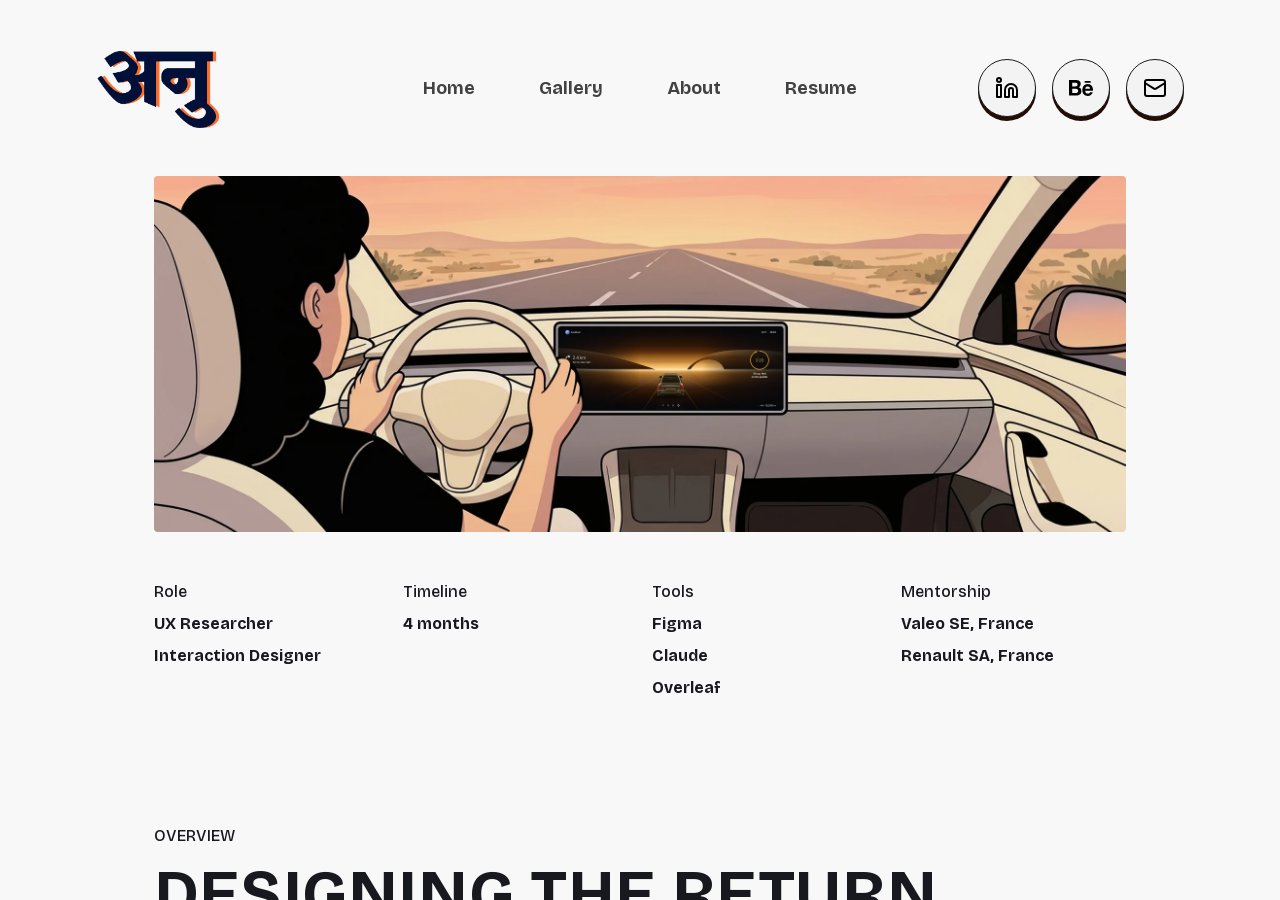
<file: my-work/project-1-v2/index.html>
<!doctype html><meta charset="utf-8"><meta name="robots" content="noindex"><meta http-equiv="refresh" content="0; url=../project-1/"><link rel="canonical" href="../project-1/"><a href="../project-1/">Designing the Return</a>
</file>
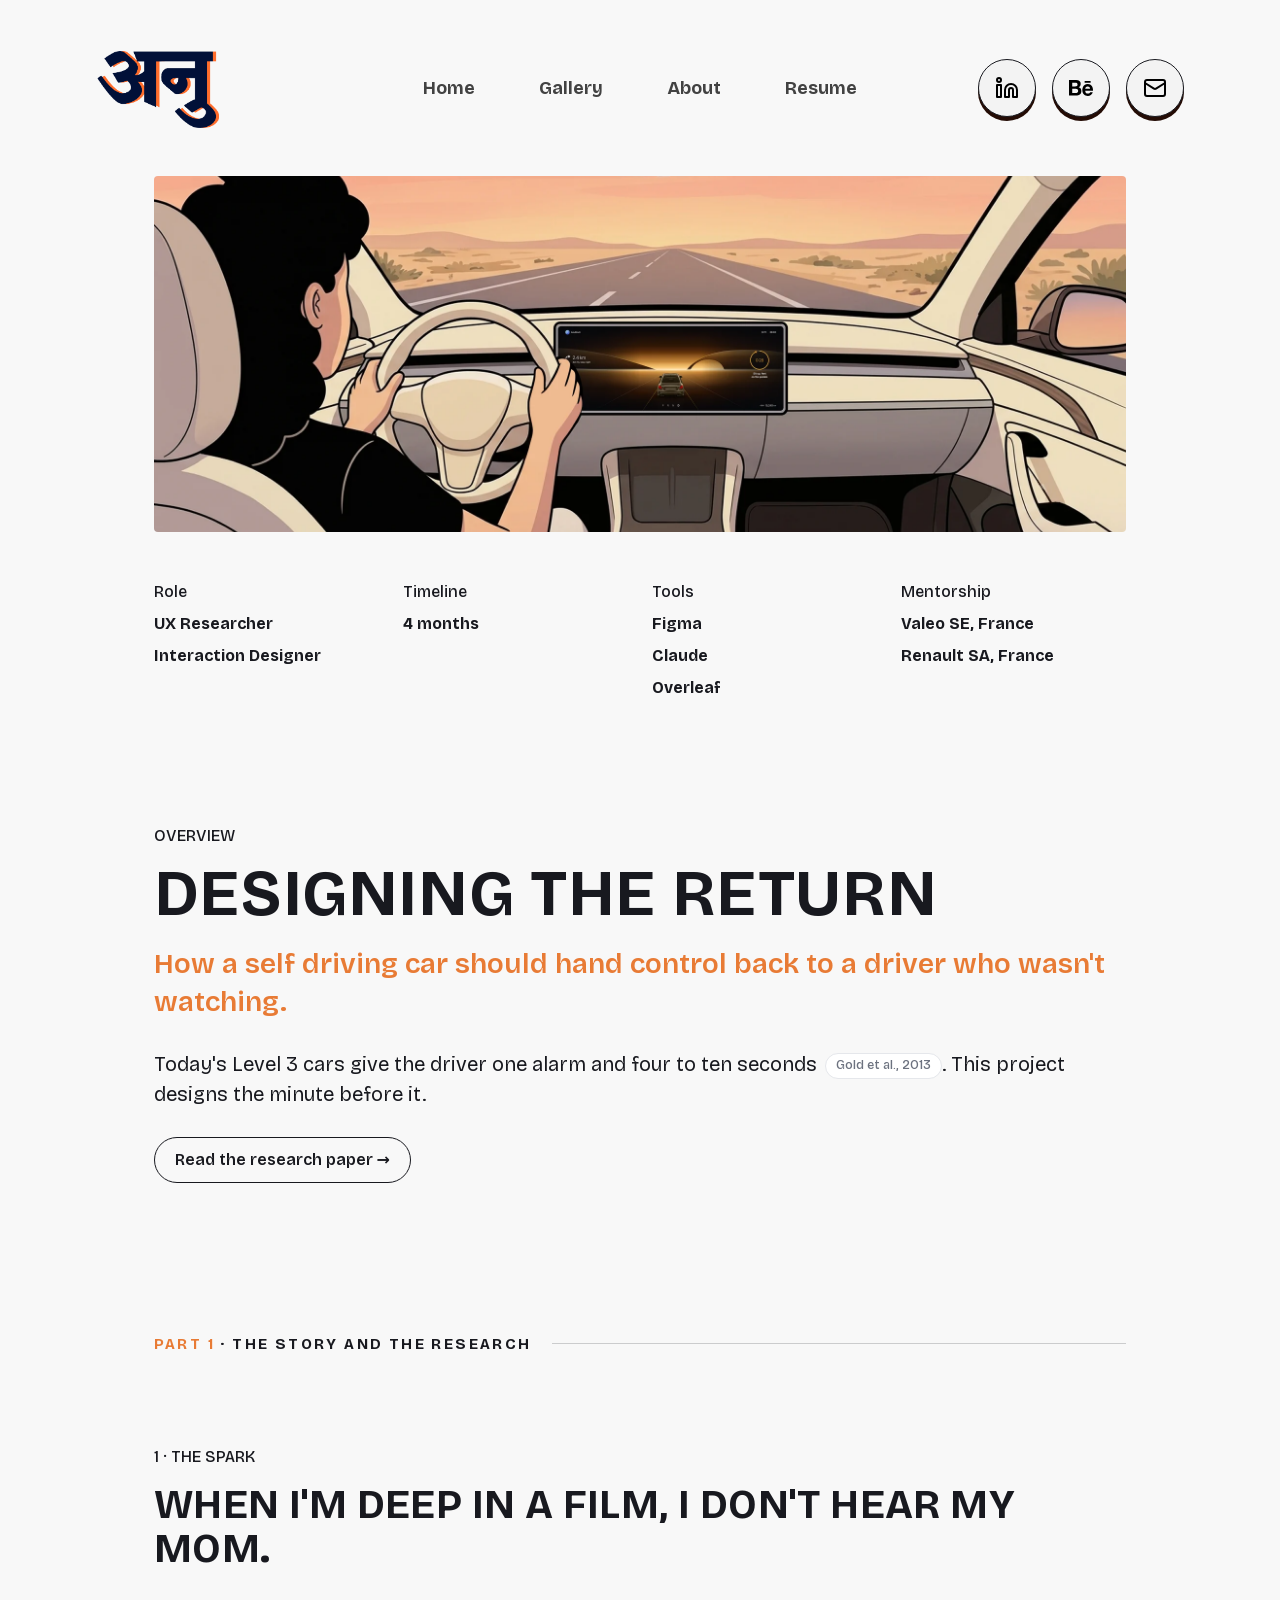
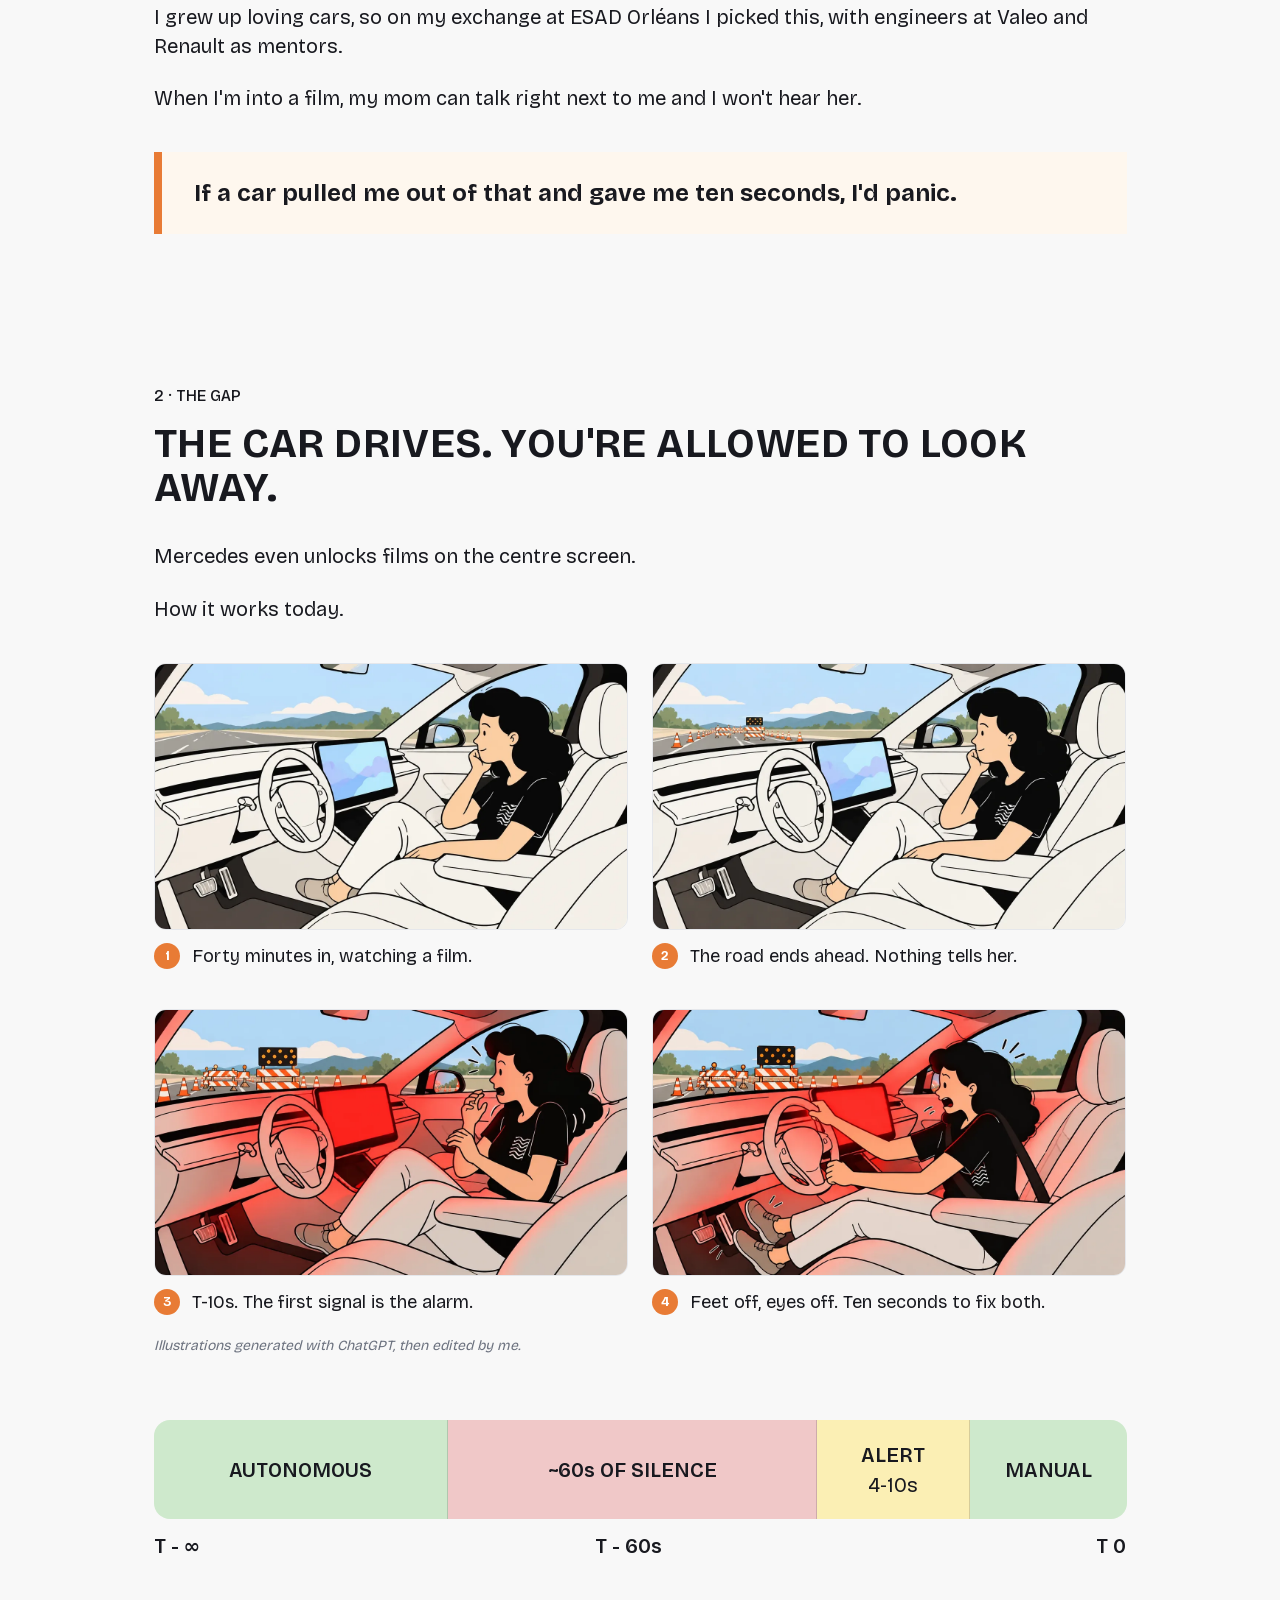
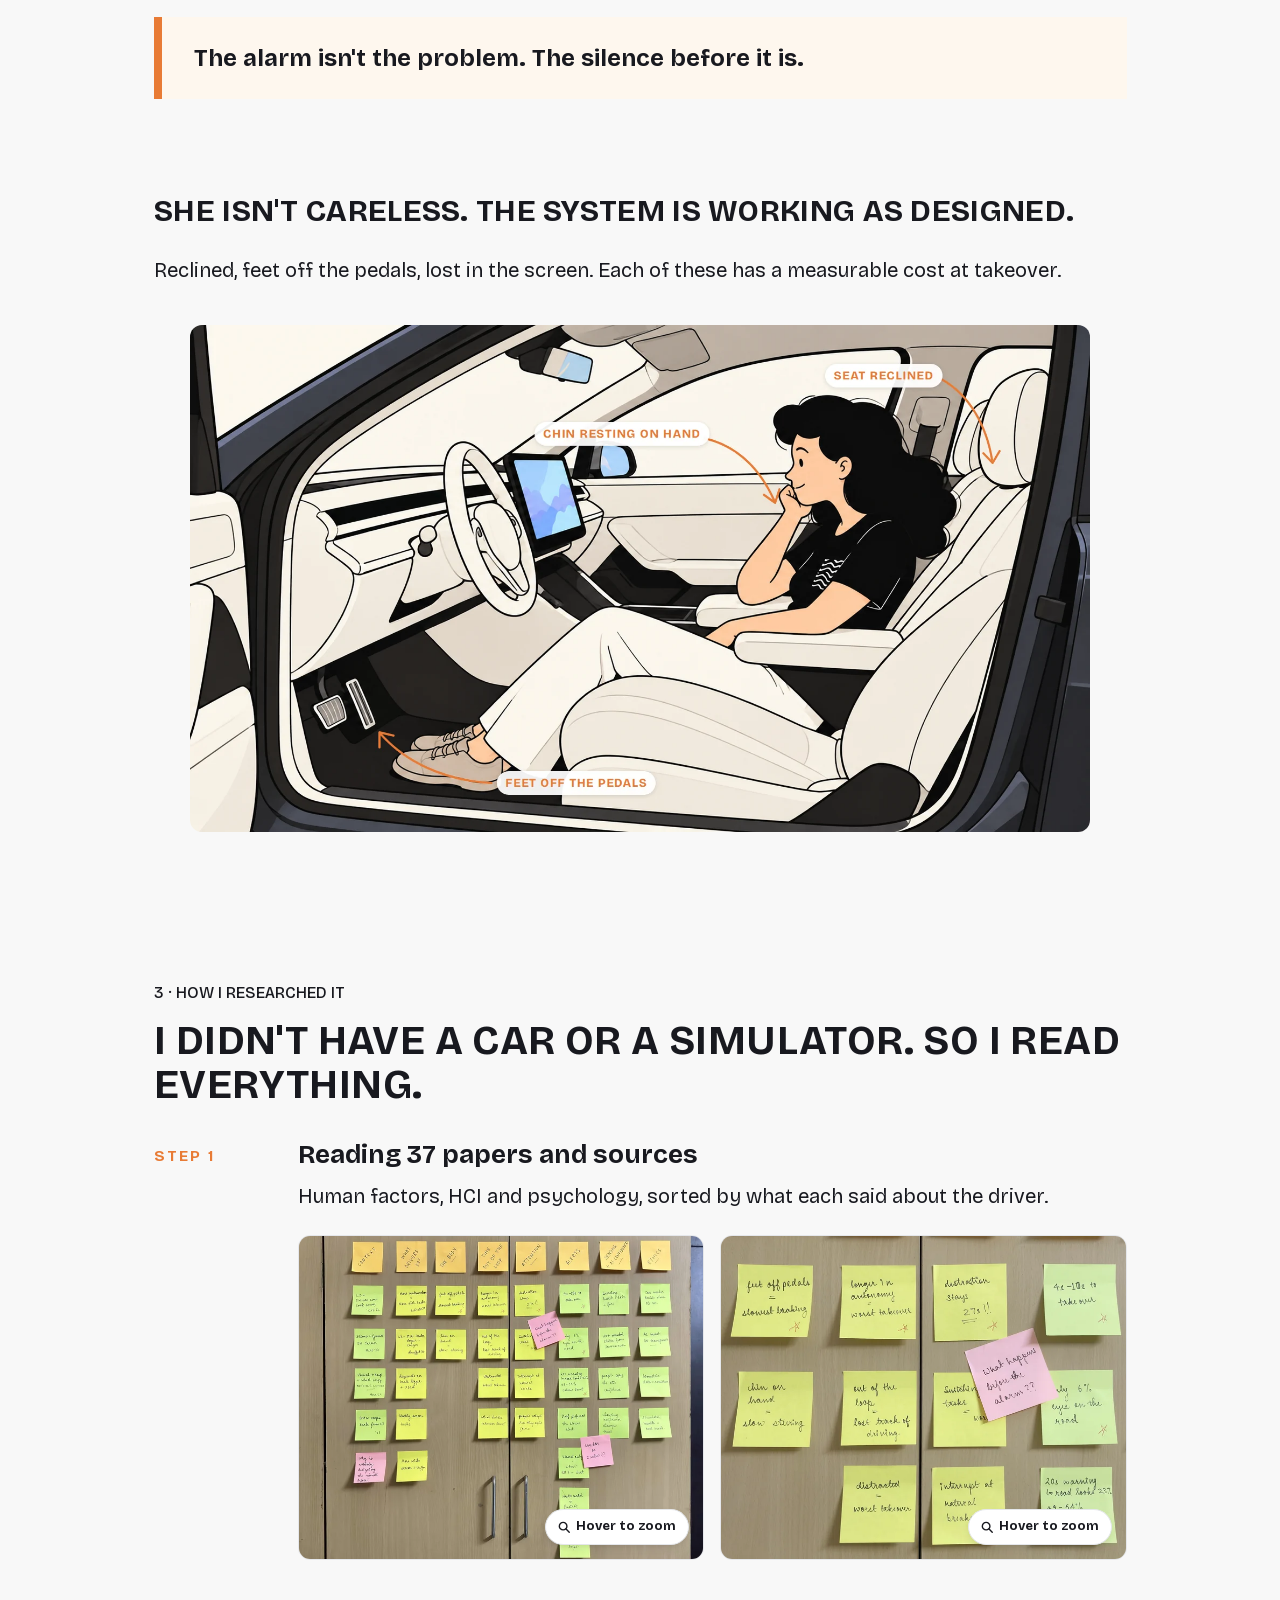
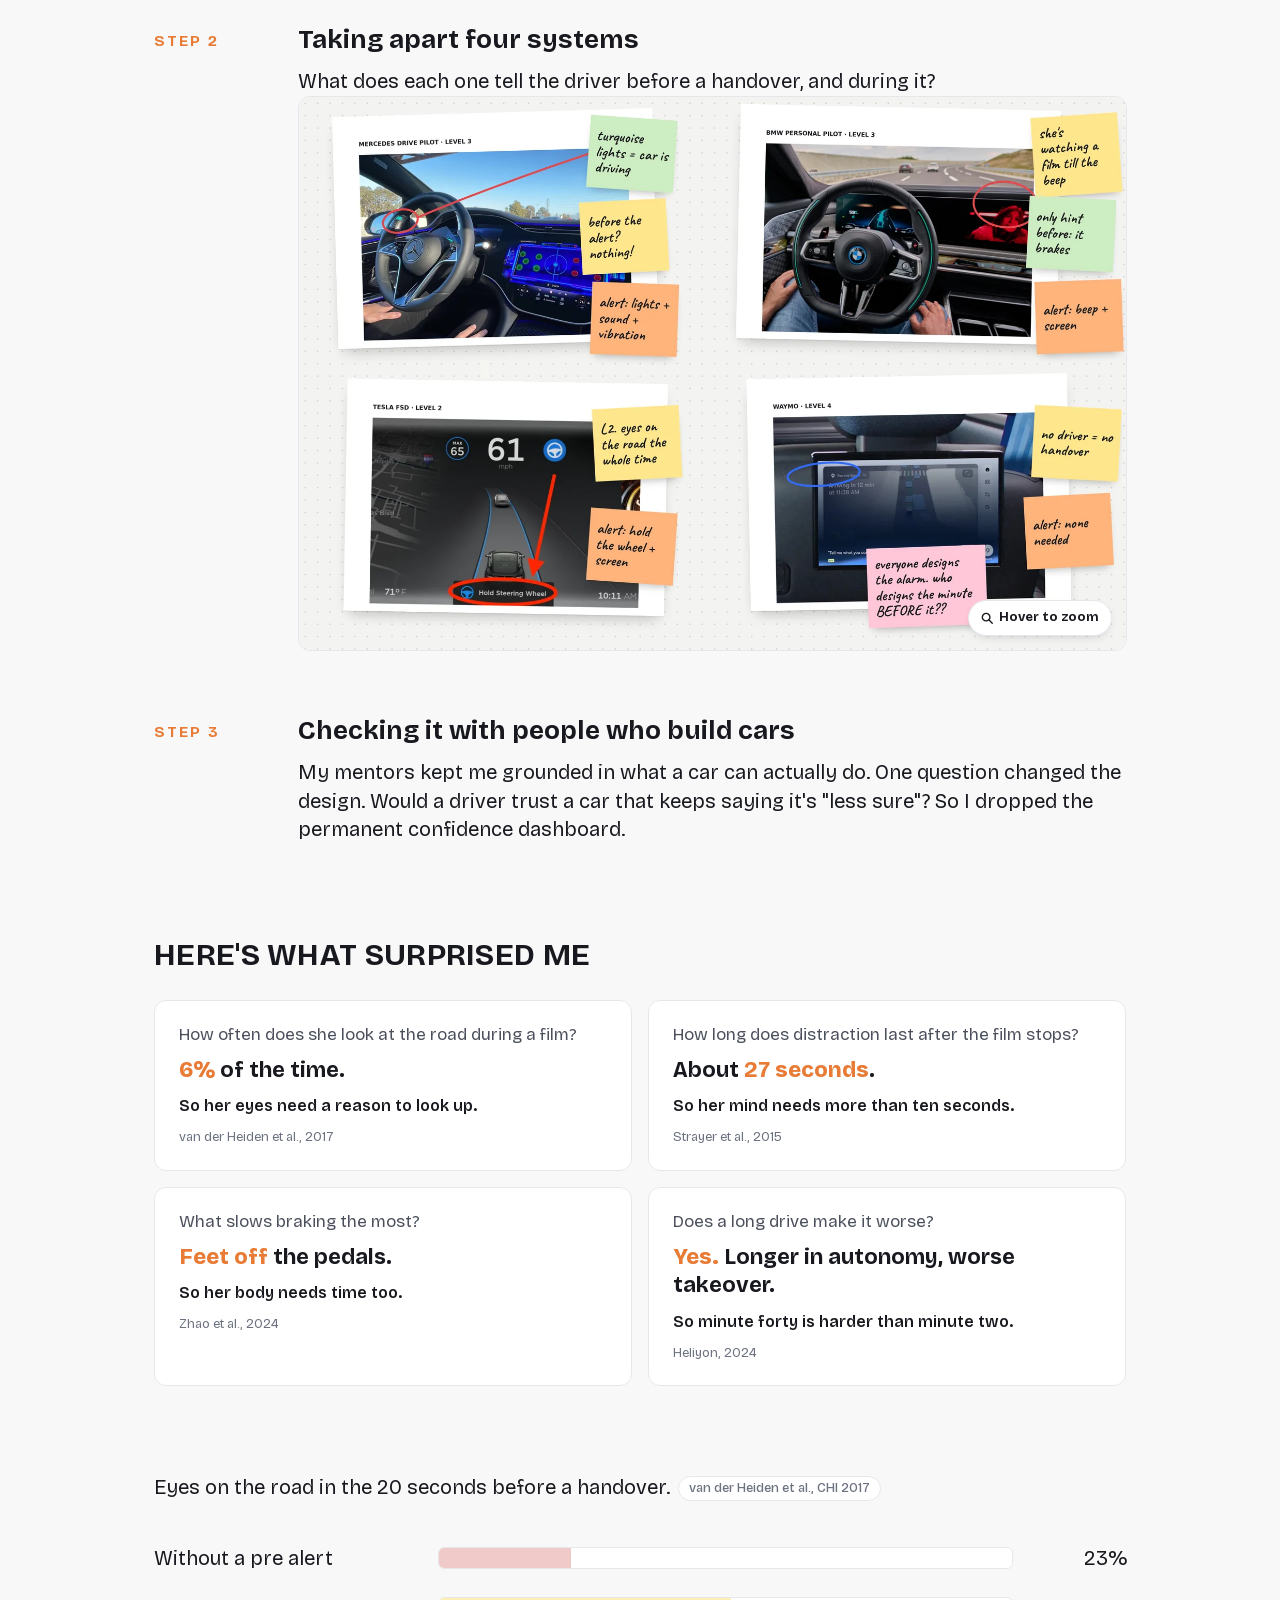
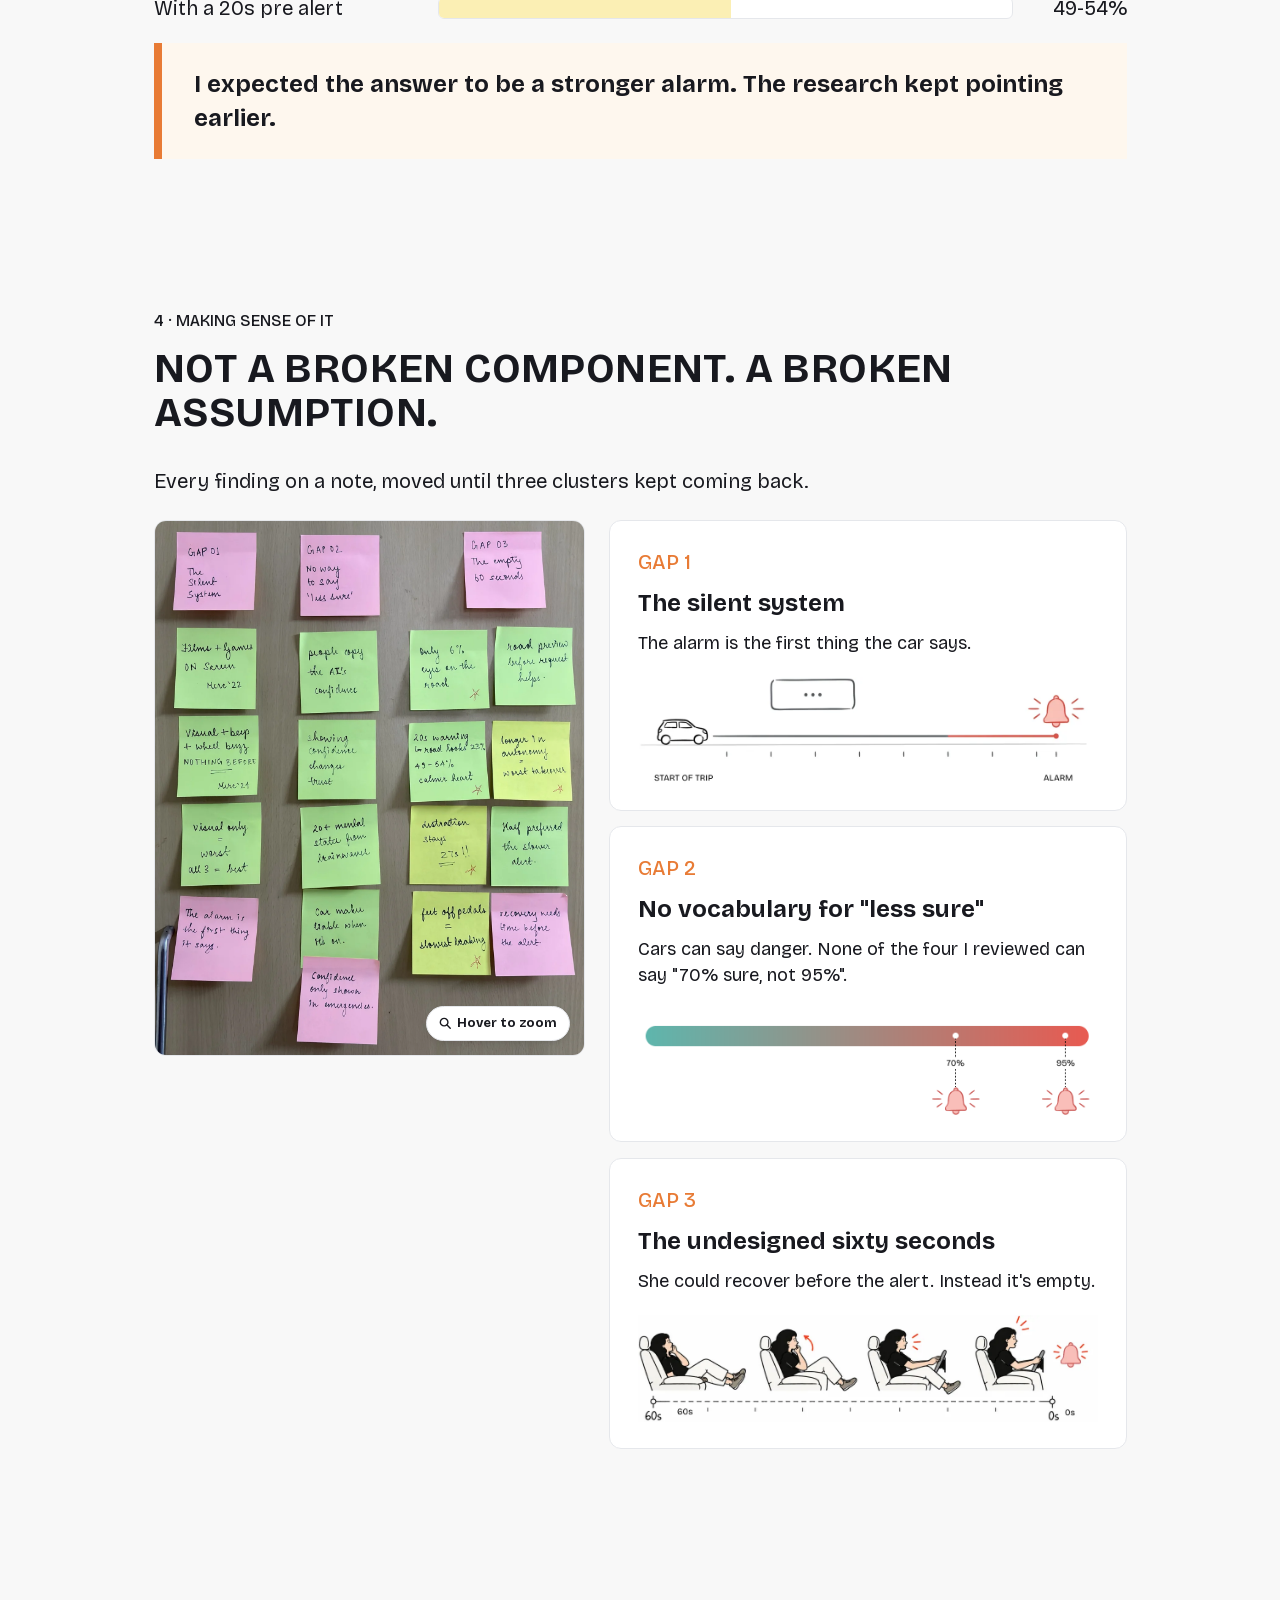
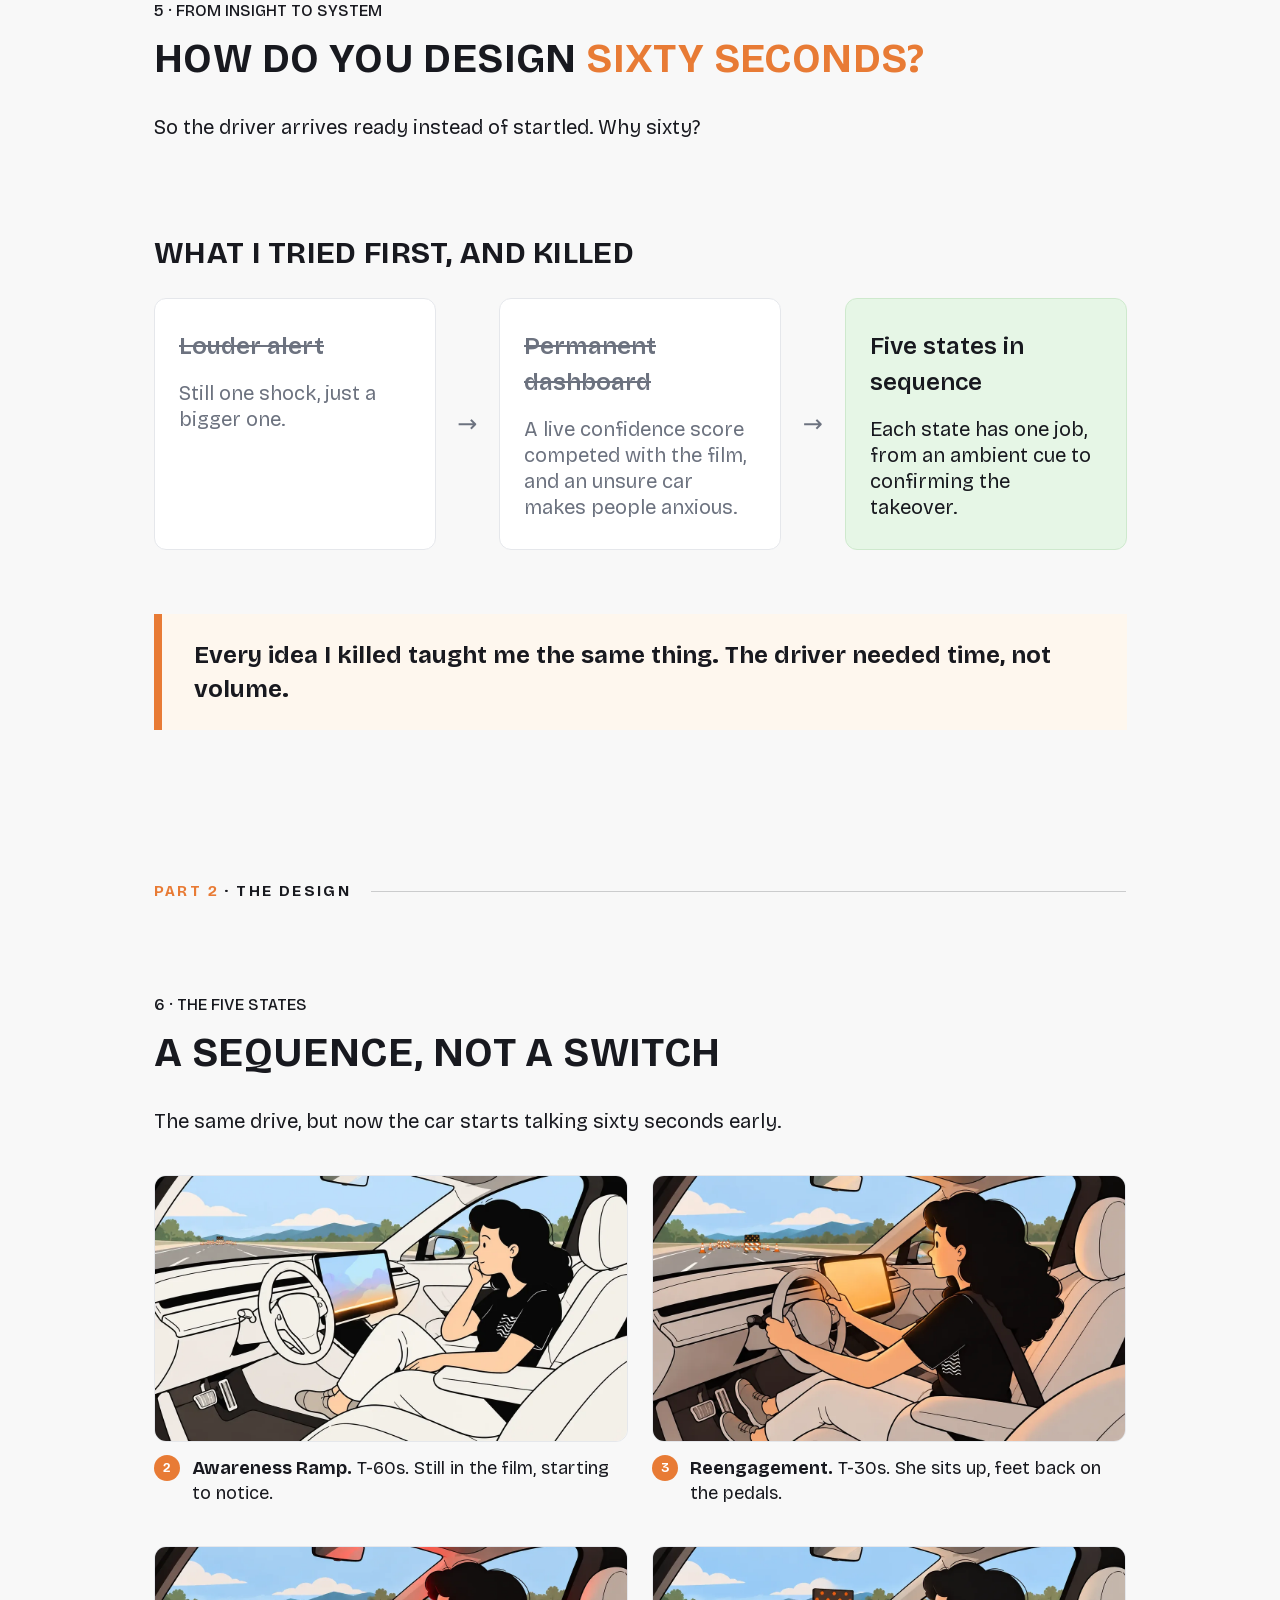
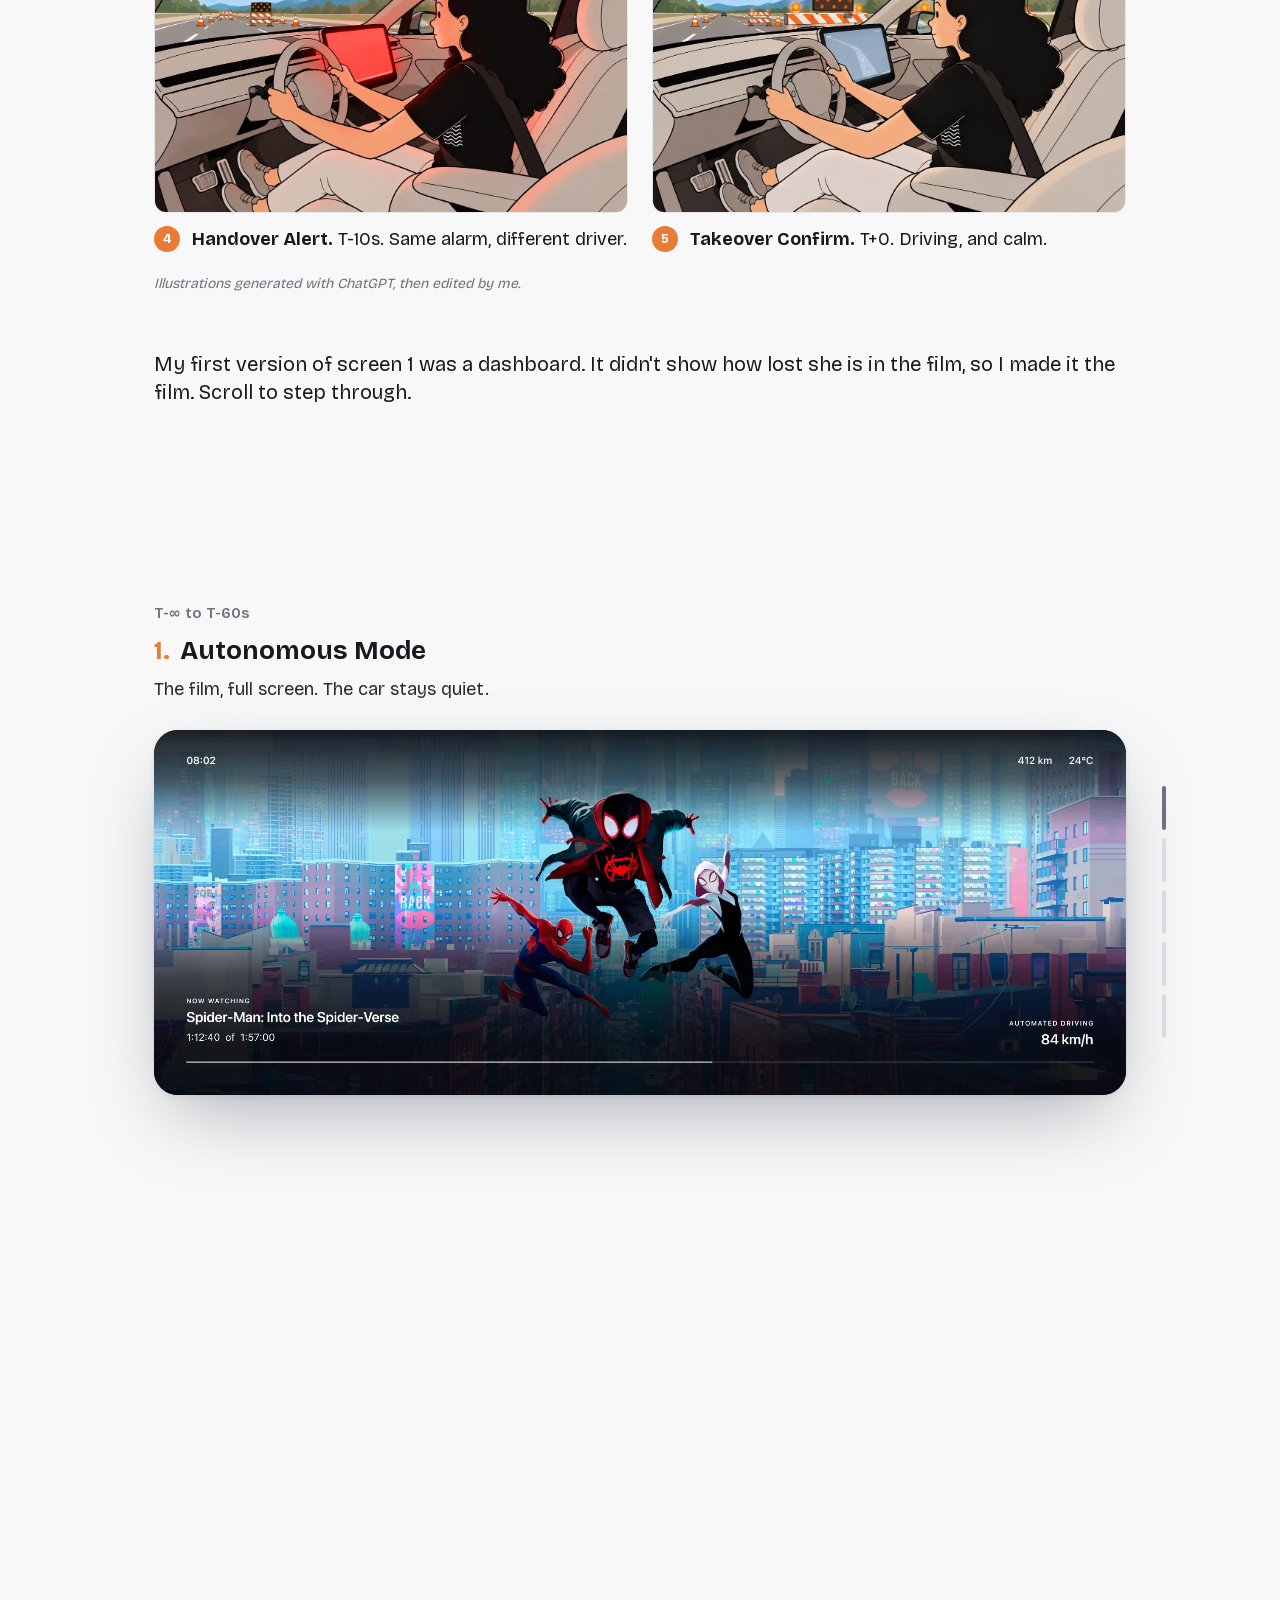
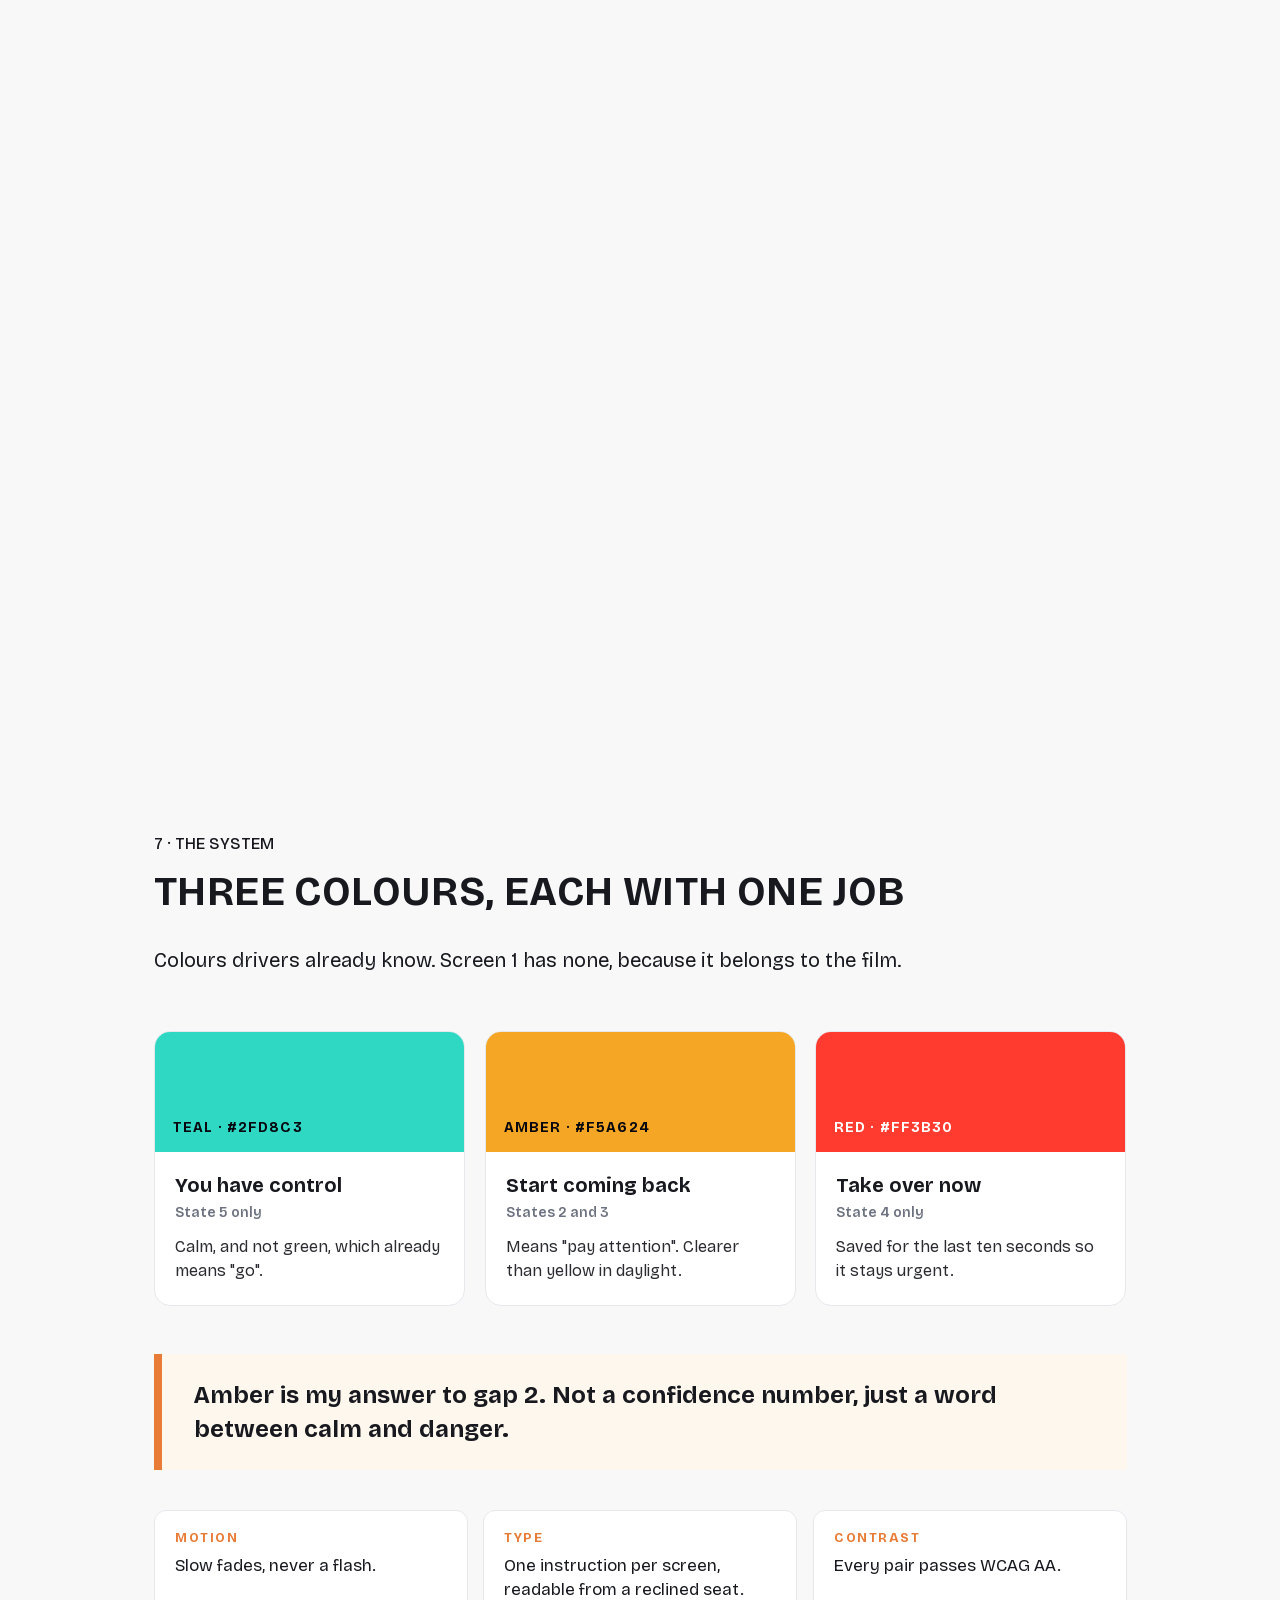
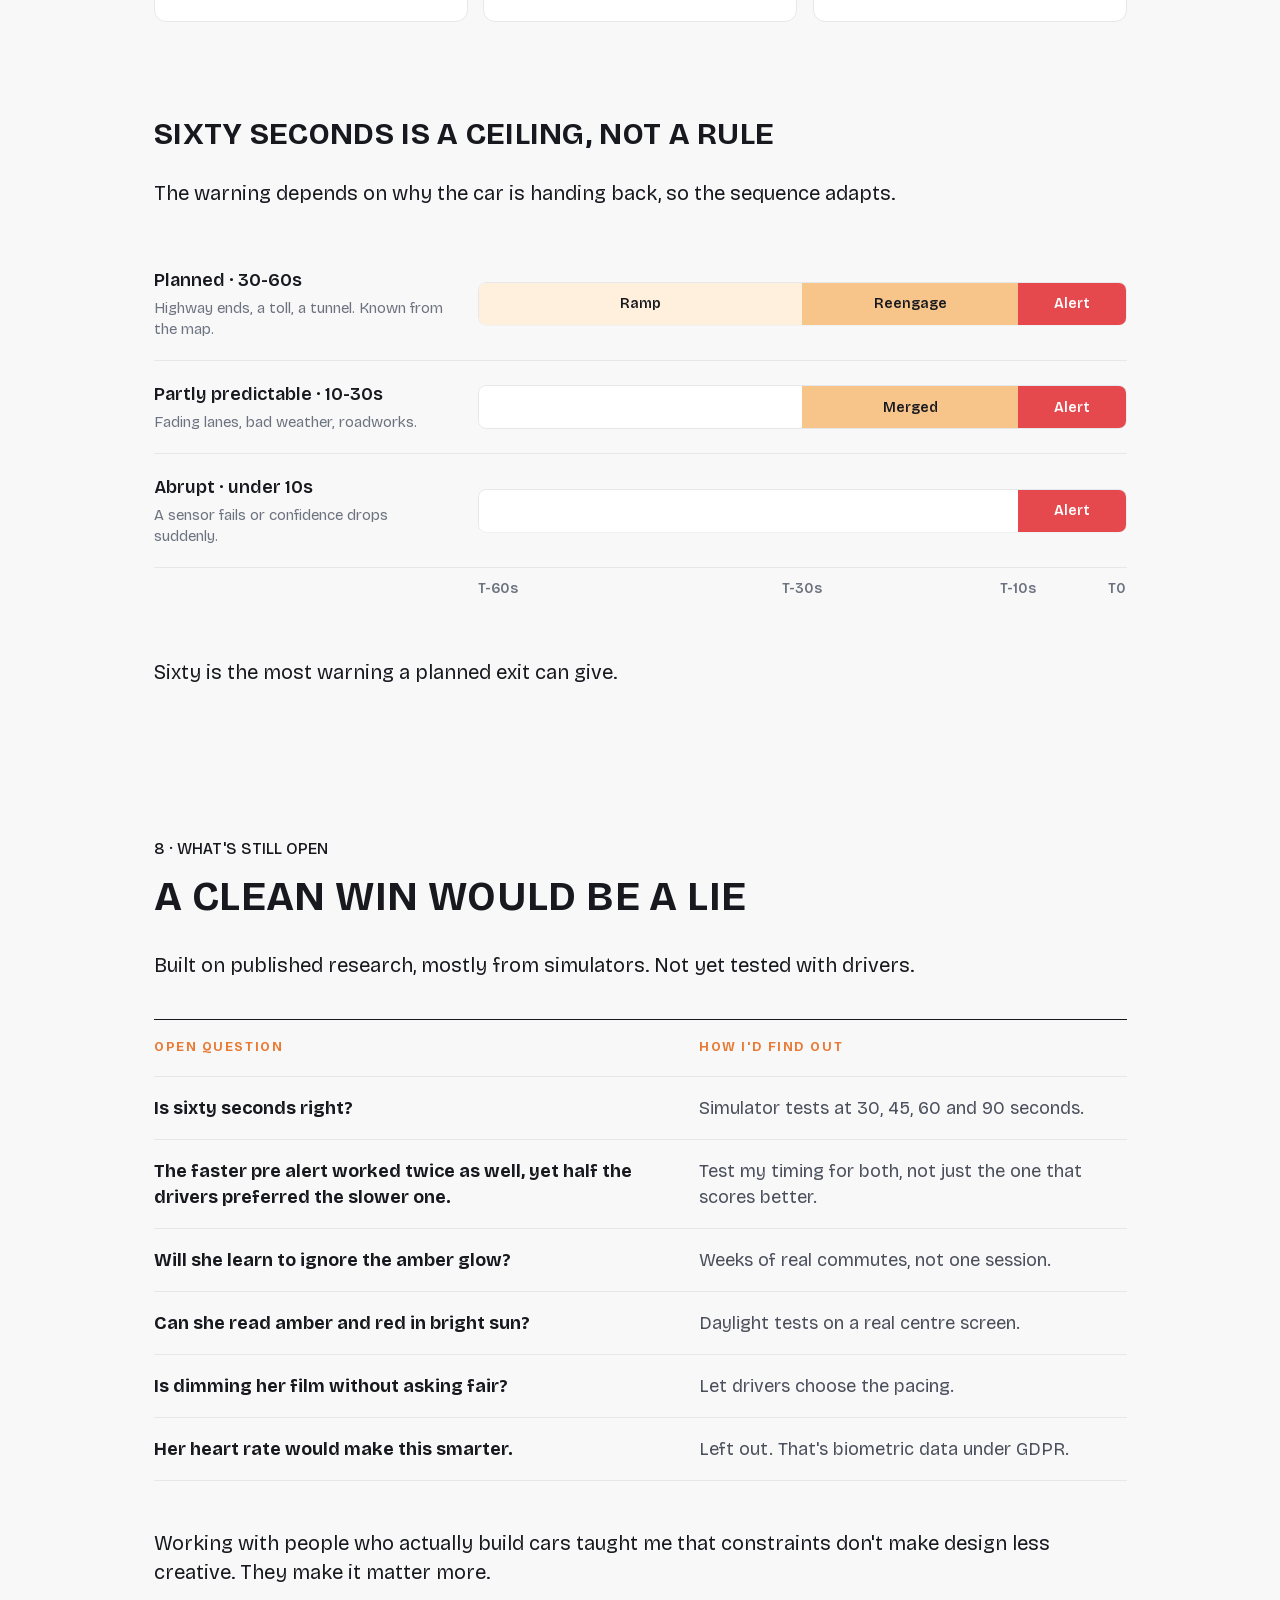
<file: my-work/project-1/index.html>
<!DOCTYPE html>
<html lang="en">

<head>
  <meta charset="utf-8" />
  <meta name="viewport" content="width=device-width" />
  <title>Designing the Return | Anubhuti Raj</title>
  <link rel="icon" type="image/png" sizes="32x32" href="../../assets/images/favicon-32.png?v=2" />
  <link rel="icon" type="image/png" href="../../assets/images/browsericon.png?v=2" />
  <link rel="shortcut icon" href="../../favicon.ico?v=2" />
  <link rel="apple-touch-icon" href="../../assets/images/apple-touch-icon.png?v=2" />

  <!-- Site-wide styles (same file the homepage uses) -->
  <link rel="preload" href="../../assets/fonts/f9c47219ac0af4ab.p.woff2" as="font" type="font/woff2" crossorigin />
  <link rel="stylesheet" href="../../css/style.css?v=20261009a" />
  <!-- Shared header/footer styles -->
  <link rel="stylesheet" href="../../partials/shared.css?v=20261011a" />
  <!-- Shared case-study styles (used by every case study, unchanged) -->
  <link rel="stylesheet" href="../../assets/css/case-study.css?v=20261005g" />
  <!-- Extra styles for this case study only (storyboard, trigger timing, sources).
       Kept inside this file so they always load. case-study.css is untouched. -->
  <style>
/* ============================================================
   Project 1 only: Designing the Return.
   Loaded after case-study.css, so nothing shared is changed.
   Uses the same colors, borders and card style as case-study.css.
============================================================ */

/* ---- Inline citation tag ---- */
.cs-cite {
  display: inline-block;
  margin-left: 8px;
  padding: 2px 10px;
  font-size: 13px;
  line-height: 1.5;
  font-weight: 500;
  font-style: normal;
  color: #6C727F;
  background: #fff;
  border: 1px solid #E5E7EB;
  border-radius: 999px;
  vertical-align: baseline;
  position: relative;
  top: -0.12em;
  white-space: nowrap;
}

/* ---- Paper link button ---- */
.cs-paper-links {
  display: flex;
  flex-wrap: wrap;
  gap: 12px;
  margin-top: 28px;
}
.cs-paper-link {
  display: inline-block;
  padding: 10px 20px;
  font-size: 16px;
  font-weight: 600;
  color: #18191F;
  text-decoration: none;
  border: 1px solid #18191F;
  border-radius: 999px;
  transition: background 0.2s ease, color 0.2s ease;
}
.cs-paper-link:hover {
  background: #18191F;
  color: #F8F8F8;
}

/* ---- Storyboard grid ---- */
.cs-storyboard {
  display: grid;
  grid-template-columns: repeat(2, 1fr);
  gap: 32px 24px;
  margin: 0 0 12px 0;
}
.cs-sb-panel { margin: 0; }
.cs-sb-image {
  aspect-ratio: 16 / 9;
  border-radius: 12px;
  border: 1px solid #E5E7EB;
  overflow: hidden;
  background: #fff;
}
.cs-sb-image img {
  width: 100%;
  height: 100%;
  object-fit: cover;
  display: block;
}
.cs-sb-panel figcaption {
  display: flex;
  gap: 12px;
  align-items: flex-start;
  margin-top: 14px;
  font-size: 18px;
  line-height: 1.4;
  color: #18191F;
}
.cs-sb-num {
  flex: 0 0 auto;
  display: inline-flex;
  align-items: center;
  justify-content: center;
  min-width: 26px;
  height: 26px;
  padding: 0 6px;
  box-sizing: border-box;
  border-radius: 999px;
  margin-top: -1px;
  font-size: 13px;
  font-weight: 700;
  color: #fff;
  background: #E87B35;
}
.cs-ai-credit {
  margin: 0 0 40px 0;
  font-size: 14px;
  font-style: italic;
  color: #6C727F;
}

/* ---- Number cards ---- */
.cs-numbers {
  display: grid;
  grid-template-columns: repeat(4, 1fr);
  gap: 20px;
  margin: 0 0 48px 0;
}
.cs-numbers.cs-numbers-3 { grid-template-columns: repeat(3, 1fr); }
.cs-section .cs-numbers:last-child { margin-bottom: 0; }
.cs-number-card {
  background: #fff;
  border: 1px solid #E5E7EB;
  border-radius: 12px;
  padding: 24px;
  box-sizing: border-box;
}
.cs-number {
  margin: 0 0 8px 0;
  font-size: 32px;
  font-weight: 700;
  color: #E87B35;
  line-height: 1.1;
}
.cs-number-body {
  margin: 0 0 14px 0;
  font-size: 17px;
  line-height: 1.4;
  color: #18191F;
}
.cs-number-src {
  margin: 0;
  font-size: 13px;
  color: #6C727F;
}

/* Compact number cards (Why these numbers) */
.cs-numbers-compact .cs-number-card { padding: 18px 20px; }
.cs-numbers-compact .cs-number { font-size: 26px; margin-bottom: 6px; }
.cs-numbers-compact .cs-number-body { font-size: 16px; margin-bottom: 10px; }

/* ---- Trigger timing bars ---- */
.cs-trigger { margin: 0 0 48px 0; }
.cs-trigger-row {
  display: grid;
  grid-template-columns: 300px 1fr;
  gap: 24px;
  align-items: center;
  padding: 20px 0;
  border-bottom: 1px solid #E5E7EB;
}
.cs-trigger-name {
  margin: 0 0 4px 0;
  font-size: 18px;
  font-weight: 600;
  color: #18191F;
}
.cs-trigger-eg {
  margin: 0;
  font-size: 15px;
  line-height: 1.4;
  color: #6C727F;
}
.cs-trigger-bar {
  display: flex;
  height: 44px;
  border-radius: 8px;
  overflow: hidden;
  background: #fff;
  border: 1px solid #E5E7EB;
}
.cs-seg {
  display: flex;
  align-items: center;
  justify-content: center;
  font-size: 14px;
  font-weight: 600;
  white-space: nowrap;
  overflow: hidden;
  color: #18191F;
}
.cs-seg-empty    { background: transparent; }
.cs-seg-ramp     { background: #FEF0DC; }
.cs-seg-reengage { background: #F7C58A; }
.cs-seg-alert    { background: #E5484D; color: #fff; }

/* Tick labels line up with 0%, 50%, 83.3% and 100% of the bars */
.cs-trigger-scale {
  position: relative;
  height: 24px;
  margin: 10px 0 0 324px; /* meta column + gap */
  font-size: 14px;
  font-weight: 600;
  color: #6C727F;
}
.cs-trigger-scale span { position: absolute; top: 0; white-space: nowrap; }
.cs-trigger-scale span:nth-child(1) { left: 0; }
.cs-trigger-scale span:nth-child(2) { left: 50%; transform: translateX(-50%); }
.cs-trigger-scale span:nth-child(3) { left: 83.333%; transform: translateX(-50%); }
.cs-trigger-scale span:nth-child(4) { right: 0; }

/* ---- Sources ---- */
.cs-sources {
  margin: 48px 0 20px 0;
  padding-top: 28px;
  border-top: 1px solid #E5E7EB;
}
.cs-sources-label {
  cursor: pointer;
  margin: 0 0 12px 0;
  font-size: 16px;
  font-weight: 500;
  color: #E87B35;
}
.cs-sources ul {
  margin: 0 0 20px 0;
  padding-left: 20px;
}
.cs-sources li {
  margin-bottom: 8px;
  font-size: 15px;
  line-height: 1.5;
  color: #6C727F;
}
.cs-sources li a { color: #18191F; }

/* ---- Responsive (same breakpoints as case-study.css) ---- */
@media (max-width: 900px) {
  .cs-numbers { grid-template-columns: repeat(2, 1fr); }
  .cs-numbers.cs-numbers-3 { grid-template-columns: 1fr; }
  .cs-trigger-row { grid-template-columns: 1fr; gap: 12px; }
  .cs-trigger-scale { margin-left: 0; font-size: 12px; }
  .cs-sb-panel figcaption { font-size: 16px; }
}
@media (max-width: 560px) {
  .cs-storyboard { grid-template-columns: 1fr; }
  .cs-numbers { grid-template-columns: 1fr; }
  .cs-seg { font-size: 11px; }
  .cs-cite { white-space: normal; }
}

/* ============================================================
   Spacing, heading size and scroll animations.
   Scoped to .cs-v2 so other case studies are unaffected.
============================================================ */

/* Space between sections */
.cs-v2 .cs-section { margin-bottom: 150px; }
.cs-v2 .cs-section:last-of-type { margin-bottom: 0; }
.cs-v2 .cs-meta-grid { margin-bottom: 120px; }

/* Bigger headings */
.cs-v2 .cs-heading { font-size: 40px; line-height: 1.1; margin-bottom: 32px; }

/* Even spacing between the pieces inside a section */
.cs-v2 .cs-mb-32 { margin-bottom: 40px !important; }
.cs-v2 .cs-mb-48 { margin-bottom: 56px !important; }
.cs-v2 .cs-body { margin-bottom: 24px; }
.cs-v2 .cs-storyboard { gap: 40px 24px; }
.cs-v2 .cs-ai-credit { margin-top: 20px; margin-bottom: 64px; }
.cs-v2 .cs-timeline-labels { margin-bottom: 56px; }
.cs-v2 .cs-callout { margin: 0 0 40px 0; }
.cs-v2 .cs-illustration { margin-bottom: 56px; }
.cs-v2 .cs-numbers { margin-bottom: 56px; }
.cs-v2 .cs-section .cs-numbers:last-child { margin-bottom: 0; }
.cs-v2 .cs-stat-row { margin-bottom: 20px; }
.cs-v2 .cs-stat-row:last-of-type { margin-bottom: 40px; }
.cs-v2 .cs-table { margin-bottom: 56px; }
.cs-v2 .cs-gap-card { margin-bottom: 24px; }
.cs-v2 .cs-state-block { margin-bottom: 16px; }
.cs-v2 .cs-state-desc { margin-bottom: 28px; }
.cs-v2 .cs-state-image { margin-bottom: 56px; }
.cs-v2 .cs-trigger { margin-bottom: 56px; }
.cs-v2 .cs-solve-card { margin-bottom: 24px; }
.cs-v2 .cs-reflection-item { margin-bottom: 36px; }
.cs-v2 .cs-sources { margin-top: 56px; }
.cs-v2 h1.cs-heading { font-size: 64px; line-height: 1; margin-bottom: 32px; }
.cs-v2 .cs-eyebrow { margin-bottom: 14px; }

/* ---- Scroll reveal ---- */
.cs-reveal-on .cs-v2 [data-reveal] {
  opacity: 0;
  transform: translateY(28px);
  transition: opacity .8s cubic-bezier(.22,1,.36,1), transform .8s cubic-bezier(.22,1,.36,1);
  will-change: opacity, transform;
}
.cs-reveal-on .cs-v2 [data-reveal].is-in { opacity: 1; transform: none; }
/* Items side by side appear one after another */
.cs-reveal-on .cs-v2 .cs-storyboard > :nth-child(2),
.cs-reveal-on .cs-v2 .cs-storyboard > :nth-child(4),
.cs-reveal-on .cs-v2 .cs-numbers > :nth-child(2),
.cs-reveal-on .cs-v2 .cs-tried-row > :nth-child(3) { transition-delay: .1s; }
.cs-reveal-on .cs-v2 .cs-numbers > :nth-child(3),
.cs-reveal-on .cs-v2 .cs-tried-row > :nth-child(5) { transition-delay: .2s; }
.cs-reveal-on .cs-v2 .cs-numbers > :nth-child(4) { transition-delay: .3s; }
/* Bars draw in from the left */
.cs-reveal-on .cs-v2 .cs-stat-fill { transform: scaleX(0); transform-origin: left; transition: transform 1.1s cubic-bezier(.22,1,.36,1) .25s; }
.cs-reveal-on .cs-v2 .cs-stat-row.is-in .cs-stat-fill { transform: none; }
.cs-reveal-on .cs-v2 .cs-trigger-bar { clip-path: inset(0 100% 0 0 round 8px); transition: clip-path 1.1s cubic-bezier(.22,1,.36,1) .2s; }
.cs-reveal-on .cs-v2 .cs-trigger-row.is-in .cs-trigger-bar { clip-path: inset(0 0 0 0 round 8px); }
/* Problem timeline wipes in */
.cs-v2 .cs-timeline { position: relative; }
.cs-reveal-on .cs-v2 .cs-timeline { transform: none; }
.cs-reveal-on .cs-v2 .cs-timeline::after {
  content: ""; position: absolute; inset: 0; background: #F8F8F8;
  transform-origin: right; transition: transform 1.2s cubic-bezier(.22,1,.36,1) .15s;
}
.cs-reveal-on .cs-v2 .cs-timeline.is-in::after { transform: scaleX(0); }

@media (max-width: 900px) {
  .cs-v2 .cs-section { margin-bottom: 110px; }
  .cs-v2 .cs-meta-grid { margin-bottom: 80px; }
  .cs-v2 .cs-heading { font-size: 30px; }
  .cs-v2 h1.cs-heading { font-size: 44px; }
}
@media (max-width: 560px) {
  .cs-v2 .cs-section { margin-bottom: 88px; }
  .cs-v2 .cs-heading { font-size: 26px; }
  .cs-v2 h1.cs-heading { font-size: 36px; }
}

/* ---- Section rail (left side, wide screens only) ---- */
.cs-v2 > .cs-section[id] { scroll-margin-top: 48px; }
.cs-toc { display: none; }
@media (min-width: 1340px) {
  .cs-toc {
    display: block;
    position: fixed;
    top: 50%;
    left: max(24px, calc((100vw - 1196px) / 2 - 200px));
    transform: translateY(-50%);
    z-index: 40;
    opacity: 0;
    pointer-events: none;
    transition: opacity .4s ease;
    font-family: 'Bricolage Grotesque', system-ui, sans-serif;
  }
  .cs-toc.is-visible { opacity: 1; pointer-events: auto; }
  .cs-toc ol {
    position: relative;
    list-style: none;
    margin: 0;
    padding: 0;
    display: flex;
    flex-direction: column;
    gap: 8px;
  }
  /* thin connecting line */
  .cs-toc ol::before {
    content: "";
    position: absolute;
    left: 13px;
    top: 14px;
    bottom: 14px;
    width: 0;
    border-left: 2px dotted rgba(232, 123, 53, 0.55);
  }
  .cs-toc a {
    position: relative;
    display: block;
    width: 28px;
    height: 28px;
    text-decoration: none;
  }
  .cs-toc a::before {
    content: "";
    position: absolute;
    left: 50%;
    top: 50%;
    width: 12px;
    height: 12px;
    border-radius: 50%;
    border: 2px solid #E87B35;
    background: #F8F8F8;
    transform: translate(-50%, -50%);
    transition: width .25s ease, height .25s ease, background .25s ease;
  }
  .cs-toc a:hover::before { background: #F6C9A8; }
  .cs-toc a.is-active::before { width: 16px; height: 16px; background: #E87B35; }
  .cs-toc a:focus-visible { outline: 2px solid #E87B35; outline-offset: 2px; border-radius: 50%; }
  /* label shows only on hover or keyboard focus */
  .cs-toc-label {
    position: absolute;
    left: 36px;
    top: 50%;
    transform: translate(-4px, -50%);
    white-space: nowrap;
    padding: 5px 12px;
    border-radius: 999px;
    background: #18191F;
    color: #fff;
    font-size: 13px;
    font-weight: 500;
    opacity: 0;
    pointer-events: none;
    transition: opacity .2s ease, transform .2s ease;
  }
  .cs-toc a:hover .cs-toc-label,
  .cs-toc a:focus-visible .cs-toc-label { opacity: 1; transform: translate(0, -50%); }
}

/* ---- Pinned five-state screens ---- */
.cs-pin { position: relative; height: 380vh; margin-bottom: 24px; }
.cs-pin-sticky {
  position: absolute;
  top: 0;
  left: 0;
  right: 0;
  height: 100vh;
  display: flex;
  flex-direction: column;
  align-items: center;
  justify-content: center;
  gap: 32px;
}
.cs-pin-screen {
  position: relative;
  width: min(100%, calc((100vh - 200px) * 1920 / 720));
  aspect-ratio: 1920 / 720;
  border-radius: 24px;
  overflow: hidden;
  background: #07080f;
  box-shadow: 0 30px 80px -20px var(--pin-glow, rgba(24,25,31,.35)), 0 2px 6px rgba(24,25,31,.08);
  transition: box-shadow .8s ease;
}
.cs-pin-sticky.is-fixed { position: fixed; top: 0; right: auto; z-index: 30; }
.cs-pin-sticky.is-after { top: auto; bottom: 0; }
.cs-pin-frame { position: absolute; inset: 0; width: 100%; height: 100%; border: 0; display: block; pointer-events: none; background: transparent; }
.cs-pin[data-state="neutral"]  { --pin-glow: rgba(60, 70, 90, .45); }
.cs-pin[data-state="ramp"]     { --pin-glow: rgba(242, 169, 78, .45); }
.cs-pin[data-state="reengage"] { --pin-glow: rgba(242, 150, 40, .65); }
.cs-pin[data-state="alert"]    { --pin-glow: rgba(229, 72, 77, .7); }
.cs-pin[data-state="calm"]     { --pin-glow: rgba(120, 200, 140, .45); }
.cs-pin-img {
  position: absolute;
  inset: 0;
  width: 100%;
  height: 100%;
  object-fit: cover;
  opacity: 0;
  transform: scale(1.02);
  transition: opacity .6s ease, transform .8s cubic-bezier(.22,1,.36,1);
}
.cs-pin-img.is-active { opacity: 1; transform: none; }
.cs-pin-info {
  width: min(100%, calc((100vh - 200px) * 1920 / 720));
  display: flex;
  align-items: flex-end;
  justify-content: space-between;
  gap: 32px;
}
.cs-pin-caps { position: relative; flex: 1; min-height: 96px; }
/* Screen sits in the middle of the window while pinned; its text sits just above it; progress runs vertically beside it */
.cs-pin-stage { position: relative; width: min(100%, calc((100vh - 400px) * 1920 / 720)); }
.cs-pin-stage .cs-pin-screen { width: 100%; }
.cs-pin-stage .cs-pin-info { position: absolute; left: 0; right: 0; bottom: calc(100% + 28px); width: auto; display: block; }
.cs-pin-stage .cs-pin-cap { inset: auto 0 0 0; }
.cs-pin-stage .cs-pin-steps { position: absolute; top: 50%; left: calc(100% + 28px); transform: translateY(-50%); flex-direction: column; gap: 8px; padding: 0; }
.cs-pin-stage .cs-pin-step { width: 20px; height: 44px; justify-content: center; }
.cs-pin-stage .cs-pin-step span { width: 4px; height: 100%; }
.cs-pin-stage .cs-pin-step:hover span { width: 6px; height: 100%; }
.cs-pin-img { transition: opacity .25s linear, transform .8s cubic-bezier(.22,1,.36,1); }
.cs-pin-cap { transition: opacity .6s ease, transform .6s ease; }
@media (max-width: 900px) {
  .cs-pin-stage { width: 100%; padding-right: 20px; }
  .cs-pin-stage .cs-pin-info { right: 20px; }
  .cs-pin-stage .cs-pin-steps { left: auto; right: 0; gap: 6px; }
  .cs-pin-stage .cs-pin-step { width: 8px; height: 18px; }
}
.cs-pin-cap {
  position: absolute;
  inset: 0 0 auto 0;
  opacity: 0;
  transform: translateY(10px);
  transition: opacity .45s ease, transform .45s ease;
}
.cs-pin-cap.is-active { opacity: 1; transform: none; }
.cs-pin-time { margin: 0 0 6px 0; font-size: 15px; font-weight: 600; color: #6C727F; }
.cs-pin-name { margin: 0 0 6px 0; font-size: 26px; font-weight: 700; color: #18191F; }
.cs-pin-name span { color: #E87B35; margin-right: 10px; }
.cs-pin-desc { margin: 0; font-size: 18px; line-height: 1.45; color: #2A2B31; }
.cs-pin-steps { display: flex; gap: 8px; flex-shrink: 0; padding-bottom: 8px; }
.cs-pin-step {
  width: 44px;
  height: 20px;
  padding: 0;
  border: none;
  background: none;
  cursor: pointer;
  display: flex;
  align-items: center;
}
.cs-pin-step span {
  display: block;
  width: 100%;
  height: 4px;
  border-radius: 4px;
  background: #D9DBE0;
  transition: background .4s ease, height .3s ease;
}
.cs-pin-step:hover span { height: 6px; }
.cs-pin-step:focus-visible { outline: 2px solid #E87B35; outline-offset: 2px; border-radius: 4px; }
.cs-pin-step-neutral.is-active span  { background: #6C727F; }
.cs-pin-step-ramp.is-active span     { background: #F7C58A; }
.cs-pin-step-reengage.is-active span { background: #F2A94E; }
.cs-pin-step-alert.is-active span    { background: #E5484D; }
.cs-pin-step-calm.is-active span     { background: #6FBF73; }

@media (max-width: 900px) {
  .cs-pin { height: 320vh; }
  .cs-pin-info { flex-direction: column; align-items: flex-start; gap: 16px; }
  .cs-pin-screen { border-radius: 16px; }
  .cs-pin-name { font-size: 22px; }
  .cs-pin-desc { font-size: 16px; }
  .cs-pin-caps { width: 100%; min-height: 110px; }
}
@media (prefers-reduced-motion: reduce) {
  .cs-pin-img, .cs-pin-cap, .cs-pin-screen { transition: none; }
}

/* ---- Next project (end of case study) ---- */
.cs-next {
  display: flex; align-items: center; justify-content: space-between; gap: 32px;
  margin: 40px 0 16px 0; padding: 32px 36px;
  background: #fff; border: 1px solid #18191F; border-radius: 24px;
  box-shadow: 0 6px 0 #240C05;
  text-decoration: none; color: #18191F;
  transition: translate .3s cubic-bezier(.22,1,.36,1), box-shadow .3s ease;
}
.cs-next:hover { translate: 0 -3px; box-shadow: 0 9px 0 #240C05; }
.cs-next-label { margin: 0 0 8px 0; font-size: 14px; font-weight: 600; letter-spacing: .12em; color: #E87B35; }
.cs-next-title { margin: 0 0 8px 0; font-size: 28px; font-weight: 700; line-height: 1.15; text-transform: uppercase; }
.cs-next-desc { margin: 0; font-size: 18px; line-height: 1.45; color: #4B505C; max-width: 560px; }
.cs-next-desc span { color: #E87B35; font-weight: 700; }
.cs-next-btn {
  flex: none; display: inline-flex; align-items: center;
  padding: 16px 32px; border-radius: 999px; border: 1px solid #18191F;
  background: #FF8F71; color: #000; font-size: 18px; font-weight: 700;
  box-shadow: 0 4px 0 #240C05; transition: background .2s ease;
}
.cs-next:hover .cs-next-btn { background: #FF5A00; }
@media (max-width: 760px) {
  .cs-next { flex-direction: column; align-items: flex-start; padding: 24px; }
  .cs-next-title { font-size: 22px; }
  .cs-next-btn { width: 100%; justify-content: center; box-sizing: border-box; }
}


/* ============================================================
   v2 additions: hook, highlights, bridges, big question,
   part dividers, readiness curves, research steps, design system,
   placeholders for photos still to come.
============================================================ */
.v2-hook { margin: 24px 0 56px; }
.v2-hook .cs-eyebrow { letter-spacing: .14em; }
.v2-hook h1.cs-heading { font-size: clamp(40px, 6.4vw, 84px) !important; line-height: 1.02 !important; letter-spacing: -.02em; max-width: 15ch; margin-bottom: 28px !important; }
.v2-hook h1 .v2-o { color: #E87B35; }
.v2-hook .v2-sub { margin: 0; max-width: 46ch; font-size: clamp(19px, 2vw, 24px); line-height: 1.45; font-weight: 500; color: #4B505C; }
.v2-hook .v2-sub b { color: #18191F; font-weight: 700; }

/* highlight line: the one sentence a skimmer should take away */
.v2-hl { position: relative; margin: 48px 0 0; padding: 4px 0 4px 28px; font-size: clamp(24px, 2.8vw, 34px); line-height: 1.25; font-weight: 700; letter-spacing: -.01em; color: #18191F; max-width: 26ch; }
.v2-hl::before { content: ""; position: absolute; left: 0; top: 6px; bottom: 6px; width: 6px; border-radius: 6px; background: #FF8F71; }
.v2-hl mark { background: linear-gradient(transparent 58%, rgba(255,143,113,.45) 58%); color: inherit; padding: 0 2px; }

/* bridge into the next chapter */
.v2-bridge { display: inline-flex; align-items: center; gap: 10px; margin: 56px 0 0; font-size: 17px; font-weight: 600; color: #E87B35; }
.v2-bridge::before { content: "\2193"; font-size: 20px; }
.motion .v2-bridge::before, .cs-reveal-on .v2-bridge::before { animation: v2-nudge 1.8s ease-in-out infinite; }
@keyframes v2-nudge { 0%,100% { transform: none; } 50% { transform: translateY(4px); } }

/* part divider */
.v2-part { display: flex; align-items: center; gap: 20px; margin: 0 0 90px; }
.v2-part::after { content: ""; flex: 1; height: 1px; background: #18191F; opacity: .2; }
.v2-part span { font-size: 15px; font-weight: 700; letter-spacing: .16em; color: #18191F; }
.v2-part b { color: #E87B35; font-weight: 700; }

.v2-oneliner { margin: -12px 0 28px; font-size: clamp(21px, 2.3vw, 28px); line-height: 1.35; font-weight: 600; color: #E87B35; }

/* spark */


/* the big question */
.v2-question { text-align: center; padding: 40px 0; }
.v2-question .cs-eyebrow { justify-content: center; }
.v2-question h2 { margin: 0 auto 24px; font-size: clamp(48px, 8.5vw, 120px); line-height: .98; font-weight: 800; letter-spacing: -.03em; color: #18191F; max-width: 12ch; }
.v2-question h2 span { color: #E87B35; }
.v2-question .v2-q-sub { margin: 0 auto 40px; max-width: 34ch; font-size: clamp(20px, 2.2vw, 26px); line-height: 1.4; font-weight: 600; color: #4B505C; }
.v2-question .cs-body { margin-left: auto; margin-right: auto; }

/* readiness curve */
.v2-curve { margin: 48px 0 0; padding: 28px 28px 20px; background: #fff; border: 1px solid #E5E7EB; border-radius: 16px; }
.v2-curve-title { margin: 0 0 4px; font-size: 18px; font-weight: 700; color: #18191F; }
.v2-curve-note { margin: 0 0 18px; font-size: 15px; color: #6C727F; }
.v2-curve svg { display: block; width: 100%; height: auto; overflow: visible; }
.v2-curve .ax { stroke: #D9DBE0; stroke-width: 1; }
.v2-curve .lbl { font-size: 13px; font-weight: 600; fill: #6C727F; font-family: inherit; }
.v2-curve .ln { fill: none; stroke-width: 4; stroke-linecap: round; stroke-linejoin: round; }
.v2-curve .ln-bad { stroke: #E5484D; }
.v2-curve .ln-good { stroke: #E87B35; }
.v2-curve .ln-ghost { stroke: #E5484D; opacity: .25; stroke-dasharray: 6 6; }
.v2-curve .tag { font-size: 14px; font-weight: 700; font-family: inherit; }
.cs-reveal-on .v2-curve .ln { stroke-dasharray: 1400; stroke-dashoffset: 1400; transition: stroke-dashoffset 2s cubic-bezier(.22,1,.36,1) .2s; }
.cs-reveal-on .v2-curve.is-in .ln { stroke-dashoffset: 0; }
.cs-reveal-on .v2-curve .ln-ghost { stroke-dasharray: 6 6; stroke-dashoffset: 0; transition: none; }

/* research steps */
.v2-steps { display: grid; gap: 64px; margin: 8px 0 0; }
.v2-step { display: grid; grid-template-columns: 120px 1fr; gap: 24px; }
.v2-step-num { font-size: 15px; font-weight: 700; letter-spacing: .14em; color: #E87B35; padding-top: 6px; }
.v2-step h3 { margin: 0 0 12px; font-size: 26px; font-weight: 700; line-height: 1.2; color: #18191F; }
.v2-step .cs-body { margin-bottom: 0; }
.v2-note { margin: 20px 0 0; padding: 16px 20px; border-left: 4px solid #E5E7EB; font-size: 16px; line-height: 1.55; color: #4B505C; background: #fff; border-radius: 0 10px 10px 0; }

/* findings list */
.v2-findings { list-style: none; margin: 0 0 48px; padding: 0; display: grid; grid-template-columns: repeat(2, 1fr); gap: 16px; }
.v2-findings li { background: #fff; border: 1px solid #E5E7EB; border-radius: 12px; padding: 20px 22px; font-size: 17px; line-height: 1.45; color: #18191F; }
.v2-findings b { display: block; margin-bottom: 4px; font-size: 26px; font-weight: 700; color: #E87B35; line-height: 1.1; }
.v2-findings-4 { grid-template-columns: repeat(4, 1fr); }
.v2-subhead { margin-top: 96px; }
.cs-v2 .v2-sub-h { font-size: 30px !important; margin: 96px 0 28px !important; }
.v2-subhead .v2-sub-h { margin-top: 0 !important; }
@media (max-width: 760px) { .cs-v2 .v2-sub-h { font-size: 24px !important; margin-top: 72px !important; } .v2-subhead { margin-top: 72px; } }
.v2-rules3 { list-style: none; margin: 8px 0 0; padding: 0; display: grid; grid-template-columns: repeat(3, 1fr); gap: 16px; }
.v2-rules3 li { background: #fff; border: 1px solid #E5E7EB; border-radius: 12px; padding: 18px 20px; font-size: 17px; line-height: 1.45; color: #18191F; }
.v2-rules3 b { display: block; margin-bottom: 6px; font-size: 13px; letter-spacing: .12em; text-transform: uppercase; color: #E87B35; }
.v2-open { border-top: 1.5px solid #18191F; margin: 0 0 48px; }
.v2-open-row { display: grid; grid-template-columns: 1.2fr 1fr; gap: 32px; padding: 18px 0; border-bottom: 1px solid #E5E7EB; }
.v2-open-row p { margin: 0; font-size: 18px; line-height: 1.45; color: #18191F; }
.v2-open-row p:first-child { font-weight: 700; }
.v2-open-row p:last-child { color: #4B505C; }
.v2-open-head span { font-size: 13px; font-weight: 700; letter-spacing: .12em; text-transform: uppercase; color: #E87B35; }
@media (max-width: 760px) { .v2-rules3 { grid-template-columns: 1fr; } .v2-open-row { grid-template-columns: 1fr; gap: 6px; } .v2-open-head span:last-child { display: none; } }
.v2-qa { list-style: none; margin: 0 0 48px; padding: 0; display: grid; grid-template-columns: repeat(2, 1fr); gap: 16px; }
.v2-qa li { background: #fff; border: 1px solid #E5E7EB; border-radius: 12px; padding: 22px 24px; }
.v2-qa p { margin: 0; }
.v2-qa-q { margin-bottom: 8px !important; font-size: 17px; line-height: 1.45; color: #4B505C; }
.v2-qa-a { font-size: 22px; font-weight: 700; line-height: 1.3; color: #18191F; }
.v2-qa-a b { color: #E87B35; }
.v2-qa-so { margin-top: 10px !important; font-size: 16px; font-weight: 600; color: #18191F; }
.v2-qa small { display: block; margin-top: 10px; font-size: 13px; color: #6C727F; }
@media (max-width: 760px) { .v2-qa { grid-template-columns: 1fr; } }
.v2-findings em { display: block; margin-top: 10px; font-style: normal; font-weight: 700; color: #18191F; }
@media (max-width: 1100px) { .v2-findings-4 { grid-template-columns: repeat(2, 1fr); } }
.v2-findings small { display: block; margin-top: 10px; font-size: 13px; color: #6C727F; }

/* photo still to come */
/* hover magnifier on the full wall */
.v2-photos { display: grid; grid-template-columns: 1fr 1fr; gap: 16px; margin: 24px 0 0; align-items: start; }
.v2-photos a { display: block; border-radius: 12px; overflow: hidden; border: 1px solid #E5E7EB; background: #fff; cursor: zoom-in; }
.v2-photos img { display: block; width: 100%; height: auto; transition: transform .6s cubic-bezier(.22,1,.36,1); }
.v2-photos a { aspect-ratio: 5 / 4; }
.v2-photos img { height: 100%; object-fit: cover; }
.v2-photos a:not(.v2-zoom):hover img { transform: scale(1.02); }
.v2-photos-one { grid-template-columns: 1fr; margin: 0; }
.v2-photos-one a { aspect-ratio: auto; }
.v2-zoom { position: relative; }
.v2-lens { position: absolute; z-index: 2; width: 190px; height: 190px; border-radius: 50%; pointer-events: none;
  border: 3px solid #fff; box-shadow: 0 10px 30px rgba(24,25,31,.35), 0 0 0 1px rgba(24,25,31,.15);
  background-repeat: no-repeat; background-color: #d9cdb8; opacity: 0; transform: scale(.8); transition: opacity .2s ease, transform .2s ease; }
.v2-zoom.is-zooming { cursor: none; }
.v2-zoom.is-zooming .v2-lens { opacity: 1; transform: none; }
@media (hover: none) { .v2-lens { display: none; } }
/* Always-visible hint so people know the images can be zoomed */
.v2-zoom::after { content: "Hover to zoom"; position: absolute; right: 14px; bottom: 14px; z-index: 3; display: inline-flex; align-items: center; gap: 6px;
  padding: 7px 12px 7px 30px; border-radius: 999px; background: #fff url("data:image/svg+xml,%3Csvg xmlns='http://www.w3.org/2000/svg' viewBox='0 0 24 24' fill='none' stroke='%2318191F' stroke-width='2.4' stroke-linecap='round'%3E%3Ccircle cx='10.5' cy='10.5' r='6.5'/%3E%3Cpath d='M15.5 15.5 21 21'/%3E%3C/svg%3E") no-repeat 11px center / 14px; border: 1px solid #E5E7EB;
  box-shadow: 0 4px 12px -6px rgba(0,0,0,.25); font-size: 13px; font-weight: 700; color: #18191F; pointer-events: none; transition: opacity .2s; }
.v2-zoom.is-zooming::after { opacity: 0; }
@media (hover: none) { .v2-zoom::after { content: "Tap to open"; } }
.v2-gaps-split { display: grid; grid-template-columns: minmax(0, 5fr) minmax(0, 6fr); gap: 24px; align-items: start; margin: 24px 0 0; }
.v2-gaps-split > .v2-photos { will-change: transform; }
.v2-gaps-cards { display: flex; flex-direction: column; gap: 16px; }
.v2-gaps-cards .cs-gap-card { margin: 0 !important; min-height: 0; flex-direction: column; align-items: stretch; gap: 20px; padding: 26px 28px; }
.v2-gaps-cards .cs-gap-text { max-width: none; }
.v2-gaps-cards .cs-gap-body { font-size: 18px; }
.v2-gaps-cards .cs-gap-heading { margin-bottom: 10px; }
.v2-gaps-cards .cs-gap-label { margin-bottom: 8px; }
.v2-gaps-cards .cs-gap-visual { flex: none; height: auto; justify-content: flex-start; }
.v2-gaps-cards .cs-gap-visual img { width: 100%; height: auto !important; max-height: none !important; }
@media (max-width: 900px) { .v2-gaps-split { grid-template-columns: 1fr; } .v2-gaps-split > .v2-photos { transform: none !important; } }
@media (max-width: 900px) { .v2-photos { grid-template-columns: 1fr; } }
#driver .cs-illustration-image { aspect-ratio: 1672 / 941; }
.cs-v2 .cs-callout p { color: #18191F; }
.v2-chain { display: grid; grid-template-columns: 1.2fr 1fr 1fr; border: 1px solid #E5E7EB; border-radius: 12px; overflow: hidden; background: #fff; margin: 0 0 56px; }
.v2-chain > div { padding: 16px 20px; border-top: 1px solid #E5E7EB; font-size: 16px; line-height: 1.45; color: #18191F; }
.v2-chain > div.h { border-top: 0; background: #FEF7EE; font-size: 13px; font-weight: 700; letter-spacing: .1em; text-transform: uppercase; color: #E87B35; }
.v2-chain > div:nth-child(3n) { font-weight: 600; }
.v2-chain b { color: #E87B35; }
.v2-chain small { display: block; margin-top: 6px; font-size: 13px; color: #6C727F; }
@media (max-width: 760px) { .v2-chain { grid-template-columns: 1fr; } .v2-chain > div.h { display: none; } .v2-chain > div:nth-child(3n+1) { border-top: 2px solid #E87B35; } .v2-chain > div:not(:nth-child(3n+1)) { border-top: 0; padding-top: 4px; } }
.cs-pin-why { margin: 8px 0 0; font-size: 15px; font-weight: 600; color: #E87B35; }
.cs-pin-caps { min-height: 130px !important; }
@media (max-width: 900px) { .cs-pin-caps { min-height: 175px !important; } .cs-pin-why { font-size: 14px; } }
.v2-logic { display: grid; grid-template-columns: 1fr 1fr; gap: 20px; margin-top: 8px; }
.v2-logic .cs-solve-card { margin: 0 !important; }
@media (max-width: 900px) { .v2-logic { grid-template-columns: 1fr; } }
.v2-todo { background: rgba(255,143,113,.22); border-radius: 4px; padding: 1px 6px; font-weight: 600; }

/* design system */
.v2-swatches { display: grid; grid-template-columns: repeat(3, 1fr); gap: 20px; margin: 0 0 48px; }
.v2-sw { border-radius: 16px; overflow: hidden; background: #fff; border: 1px solid #E5E7EB; }
.v2-sw-chip { height: 120px; display: flex; align-items: flex-end; padding: 14px 18px; font-size: 14px; font-weight: 700; letter-spacing: .08em; color: #07080f; }
.v2-sw-body { padding: 18px 20px 22px; }
.v2-sw-name { margin: 0 0 2px; font-size: 20px; font-weight: 700; color: #18191F; }
.v2-sw-when { margin: 0 0 12px; font-size: 14px; font-weight: 600; color: #6C727F; }
.v2-sw-why { margin: 0; font-size: 16px; line-height: 1.5; color: #2A2B31; }
.v2-sw-not { margin: 12px 0 0; font-size: 15px; line-height: 1.45; color: #6C727F; }
.v2-sw-not b { color: #18191F; }
.v2-rules { display: grid; grid-template-columns: repeat(3, 1fr); gap: 20px; margin: 0 0 8px; }
.v2-rule { padding: 22px; background: #fff; border: 1px solid #E5E7EB; border-radius: 14px; }
.v2-rule p:first-child { margin: 0 0 8px; font-size: 13px; font-weight: 700; letter-spacing: .12em; color: #E87B35; }
.v2-rule p:last-child { margin: 0; font-size: 16px; line-height: 1.5; color: #18191F; }

/* killed ideas, expanded */
.v2-killed { display: grid; gap: 20px; }
.v2-kill { display: grid; grid-template-columns: 180px 1fr; gap: 24px; padding: 26px 28px; background: #fff; border: 1px solid #E5E7EB; border-radius: 16px; }
.v2-kill.is-kept { border-color: #18191F; box-shadow: 0 6px 0 #240C05; }
.v2-kill-tag { font-size: 13px; font-weight: 700; letter-spacing: .14em; color: #E5484D; }
.v2-kill.is-kept .v2-kill-tag { color: #1F9D6B; }
.v2-kill h3 { margin: 6px 0 0; font-size: 22px; font-weight: 700; line-height: 1.2; color: #18191F; }
.v2-kill p { margin: 0 0 10px; font-size: 17px; line-height: 1.55; color: #2A2B31; }
.v2-kill p:last-child { margin-bottom: 0; }
.v2-kill p b { color: #18191F; }

@media (max-width: 900px) {
  .v2-findings, .v2-swatches, .v2-rules { grid-template-columns: 1fr; }
  .v2-step, .v2-kill { grid-template-columns: 1fr; gap: 10px; }
  .v2-part { margin-bottom: 64px; }
}
  </style>

  <!-- Tells the shared header/footer partials how far back up to the project root -->
  <script>window.SITE_ROOT = "../../";</script>
  <link rel="stylesheet" href="../../partials/whimsy.css?v=20261005g" />
  <link rel="stylesheet" href="../../partials/mobile-menu.css?v=20261005w" />
</head>

<body>
  <div id="__next">
    <main class="min-h-screen bg-[#F8F8F8] pb-10 __className_9b492f">

      <!-- ===================== NAV (shared partial) ===================== -->
      <script src="../../partials/header.js?v=20261005g"></script>
      <!-- =================== END NAV =================== -->

      <div class="x-padding">
        <article class="cs-article cs-v2">

          <!-- ================= OPENING ================= -->
          <section class="cs-section" id="overview">

            <div class="cs-hero-image">
              <img src="../../assets/images/project-1/v2-hero.webp" srcset="../../assets/images/project-1/v2-hero-s.webp 1000w, ../../assets/images/project-1/v2-hero.webp 2000w" sizes="(max-width: 900px) 100vw, 1200px" fetchpriority="high" alt="Illustration from behind the driver of a car on an empty desert highway at sunset, with the handover screen glowing on the centre display" style="width:100%; height:100%; object-fit:cover; object-position:55% 50%; display:block; border-radius:4px;">
            </div>

            <div class="cs-meta-grid">
              <div>
                <p class="cs-meta-label">Role</p>
                <p class="cs-meta-value">UX Researcher</p>
                <p class="cs-meta-value">Interaction Designer</p>
              </div>
              <div>
                <p class="cs-meta-label">Timeline</p>
                <p class="cs-meta-value">4 months</p>
              </div>
              <div>
                <p class="cs-meta-label">Tools</p>
                <p class="cs-meta-value">Figma</p>
                <p class="cs-meta-value">Claude</p>
                <p class="cs-meta-value">Overleaf</p>
              </div>
              <div>
                <p class="cs-meta-label">Mentorship</p>
                <p class="cs-meta-value">Valeo SE, France</p>
                <p class="cs-meta-value">Renault SA, France</p>
              </div>
            </div>

            <p class="cs-eyebrow">OVERVIEW</p>
            <h1 class="cs-heading">Designing the Return</h1>
            <p class="v2-oneliner">How a self driving car should hand control back to a driver who wasn't watching.</p>
            <p class="cs-body">
              Today's Level 3 cars give the driver one alarm and four to ten seconds<span class="cs-cite">Gold et al., 2013</span>. This project designs the minute before it.
            </p>

            <div class="cs-paper-links">
              <a class="cs-paper-link" href="../../assets/docs/designing-the-return.pdf" target="_blank" rel="noopener">Read the research paper &rarr;</a>
            </div>

          </section>

          <div class="v2-part"><span><b>PART 1</b> &middot; THE STORY AND THE RESEARCH</span></div>

          <!-- ================= THE SPARK ================= -->
          <section class="cs-section" id="spark">
            <p class="cs-eyebrow">1 &middot; THE SPARK</p>
            <h2 class="cs-heading" data-reveal>When I'm deep in a film, I don't hear my mom.</h2>
            <p class="cs-body">I grew up loving cars, so on my exchange at ESAD Orl&eacute;ans I picked this, with engineers at Valeo and Renault as mentors.</p>
            <p class="cs-body cs-mb-32">When I'm into a film, my mom can talk right next to me and I won't hear her.</p>
            <div class="cs-callout" data-reveal><p>If a car pulled me out of that and gave me ten seconds, I'd panic.</p></div>
          </section>

          <!-- ================= THE GAP ================= -->
          <section class="cs-section" id="problem">
            <p class="cs-eyebrow">2 &middot; THE GAP</p>
            <h2 class="cs-heading" data-reveal>The car drives. You're allowed to look away.</h2>
            <p class="cs-body">Mercedes even unlocks films on the centre screen.</p>

            <p class="cs-body cs-mb-32">How it works today.</p>

            <div class="cs-storyboard">
              <figure class="cs-sb-panel" data-reveal>
                <div class="cs-sb-image"><img src="../../assets/images/project-1/10-storyboard-a1.webp" loading="lazy" alt="Driver reclined in her seat, chin on hand, watching a film on the center screen. Empty highway ahead."></div>
                <figcaption><span class="cs-sb-num">1</span>Forty minutes in, watching a film.</figcaption>
              </figure>
              <figure class="cs-sb-panel" data-reveal>
                <div class="cs-sb-image"><img src="../../assets/images/project-1/11-storyboard-a2.webp" loading="lazy" alt="Same scene. Construction barriers appear ahead, but she is still watching the screen."></div>
                <figcaption><span class="cs-sb-num">2</span>The road ends ahead. Nothing tells her.</figcaption>
              </figure>
              <figure class="cs-sb-panel" data-reveal>
                <div class="cs-sb-image"><img src="../../assets/images/project-1/12-storyboard-a3.webp" loading="lazy" alt="The screen and cabin flash red. She jolts upright, hands raised, startled."></div>
                <figcaption><span class="cs-sb-num">3</span>T-10s. The first signal is the alarm.</figcaption>
              </figure>
              <figure class="cs-sb-panel" data-reveal>
                <div class="cs-sb-image"><img src="../../assets/images/project-1/13-storyboard-a4.webp" loading="lazy" alt="Cabin still red. She grabs the wheel awkwardly while her feet search for the pedals."></div>
                <figcaption><span class="cs-sb-num">4</span>Feet off, eyes off. Ten seconds to fix both.</figcaption>
              </figure>
            </div>
            <p class="cs-ai-credit">Illustrations generated with ChatGPT, then edited by me.</p>


            <div class="cs-timeline" data-reveal>
              <div class="cs-timeline-segment cs-timeline-autonomous">
                <div><strong>AUTONOMOUS</strong></div>
              </div>
              <div class="cs-timeline-segment cs-timeline-undesigned">
                <div><strong>~60s OF SILENCE</strong></div>
              </div>
              <div class="cs-timeline-segment cs-timeline-alert">
                <div><strong>ALERT</strong><span>4-10s</span></div>
              </div>
              <div class="cs-timeline-segment cs-timeline-manual">
                <div><strong>MANUAL</strong></div>
              </div>
            </div>
            <div class="cs-timeline-labels">
              <span>T - &infin;</span>
              <span>T - 60s</span>
              <span>T 0</span>
            </div>



            <div class="cs-callout" data-reveal><p>The alarm isn't the problem. The silence before it is.</p></div>

            <div id="driver" class="v2-subhead">
            <h3 class="cs-heading v2-sub-h" data-reveal>She isn't careless. The system is working as designed.</h3>
            <p class="cs-body cs-mb-32">Reclined, feet off the pedals, lost in the screen. Each of these has a measurable cost at takeover.</p>

            <div class="cs-illustration" data-reveal>
              <div class="cs-illustration-image">
                <img src="../../assets/images/project-1/v2-driver.webp" srcset="../../assets/images/project-1/v2-driver-s.webp 900w, ../../assets/images/project-1/v2-driver.webp 1672w" sizes="(max-width: 900px) 100vw, 1100px" loading="lazy" alt="Side view of the driver, labelled: seat reclined, chin resting on hand, feet off the pedals" style="width:100%; height:100%; object-fit:cover; display:block; border-radius:12px;">
              </div>
            </div>

            </div>
          </section>

          <!-- ================= THE RESEARCH ================= -->
          <section class="cs-section" id="found">
            <p class="cs-eyebrow">3 &middot; HOW I RESEARCHED IT</p>
            <h2 class="cs-heading" data-reveal>I didn't have a car or a simulator. So I read everything.</h2>

            <div class="v2-steps">
              <div class="v2-step" data-reveal>
                <p class="v2-step-num">STEP 1</p>
                <div>
                  <h3>Reading 37 papers and sources</h3>
                  <p class="cs-body">Human factors, HCI and psychology, sorted by what each said about the driver.</p>
                  <div class="v2-photos">
                    <a class="v2-zoom" data-zoom="../../assets/images/project-1/v2-litmap-wide-xl.webp" href="../../assets/images/project-1/v2-litmap-wide-xl.webp" target="_blank" rel="noopener"><span class="v2-lens" aria-hidden="true"></span><img src="../../assets/images/project-1/v2-litmap-wide.webp" srcset="../../assets/images/project-1/v2-litmap-wide-s.webp 800w, ../../assets/images/project-1/v2-litmap-wide.webp 1600w" sizes="(max-width: 900px) 100vw, 540px" loading="lazy" alt="Literature map on sticky notes: eight orange theme headers, findings in yellow and green below each, starred key findings and pink question notes."></a>
                    <a class="v2-zoom" data-z="2" data-zoom="../../assets/images/project-1/v2-litmap-close-xl.webp" href="../../assets/images/project-1/v2-litmap-close-xl.webp" target="_blank" rel="noopener"><span class="v2-lens" aria-hidden="true"></span><img src="../../assets/images/project-1/v2-litmap-close.webp" srcset="../../assets/images/project-1/v2-litmap-close-s.webp 800w, ../../assets/images/project-1/v2-litmap-close.webp 1600w" sizes="(max-width: 900px) 100vw, 540px" loading="lazy" alt="Close up of the starred findings: feet off pedals means slowest braking, distraction stays 27 seconds, only 6% eyes on the road, and a 20 second warning raised road looks from 23% to 49 to 54%, next to a pink note asking what happens before the alarm."></a>
                  </div>
                </div>
              </div>

              <div class="v2-step" data-reveal>
                <p class="v2-step-num">STEP 2</p>
                <div>
                  <h3>Taking apart four systems</h3>
                  <p class="cs-body">What does each one tell the driver before a handover, and during it?</p>
                  <div class="v2-photos v2-photos-one">
                    <a class="v2-zoom" data-z="2" data-zoom="../../assets/images/project-1/v2-systems-xl.webp?v=2" href="../../assets/images/project-1/v2-systems-xl.webp?v=2" target="_blank" rel="noopener"><span class="v2-lens" aria-hidden="true"></span><img src="../../assets/images/project-1/v2-systems.webp?v=2" srcset="../../assets/images/project-1/v2-systems-s.webp?v=2 800w, ../../assets/images/project-1/v2-systems.webp?v=2 1600w" sizes="(max-width: 900px) 100vw, 1100px" loading="lazy" alt="Screens from Mercedes, BMW, Tesla and Waymo with sticky notes. Mercedes Level 3, nothing before the alert, alert is lights, sound and vibration. BMW Level 3, only braking before, alert is a beep and screen. Tesla Level 2, eyes on the road always, alert is hold the wheel. Waymo Level 4, no driver so no alert. A pink note asks who designs the minute before the alarm."></a>
                  </div>
                </div>
              </div>

              <div class="v2-step" data-reveal>
                <p class="v2-step-num">STEP 3</p>
                <div>
                  <h3>Checking it with people who build cars</h3>
                  <p class="cs-body">My mentors kept me grounded in what a car can actually do. One question changed the design. Would a driver trust a car that keeps saying it's "less sure"? So I dropped the permanent confidence dashboard.</p>
                </div>
              </div>
            </div>

            <h3 class="cs-heading" style="font-size:30px; margin:96px 0 28px;" data-reveal>Here's what surprised me</h3>
            <ul class="v2-qa">
              <li data-reveal><p class="v2-qa-q">How often does she look at the road during a film?</p><p class="v2-qa-a"><b>6%</b> of the time.</p><p class="v2-qa-so">So her eyes need a reason to look up.</p><small>van der Heiden et al., 2017</small></li>
              <li data-reveal><p class="v2-qa-q">How long does distraction last after the film stops?</p><p class="v2-qa-a">About <b>27 seconds</b>.</p><p class="v2-qa-so">So her mind needs more than ten seconds.</p><small>Strayer et al., 2015</small></li>
              <li data-reveal><p class="v2-qa-q">What slows braking the most?</p><p class="v2-qa-a"><b>Feet off</b> the pedals.</p><p class="v2-qa-so">So her body needs time too.</p><small>Zhao et al., 2024</small></li>
              <li data-reveal><p class="v2-qa-q">Does a long drive make it worse?</p><p class="v2-qa-a"><b>Yes.</b> Longer in autonomy, worse takeover.</p><p class="v2-qa-so">So minute forty is harder than minute two.</p><small>Heliyon, 2024</small></li>
            </ul>

            <h3 class="cs-heading" style="font-size:26px; margin:0 0 10px;" data-reveal>The finding that changed the project</h3>
            <p class="cs-body cs-mb-32">Eyes on the road in the 20 seconds before a handover.<span class="cs-cite">van der Heiden et al., CHI 2017</span></p>
            <div class="cs-stat-row" data-reveal>
              <div class="cs-stat-label">Without a pre alert</div>
              <div class="cs-stat-track"><div class="cs-stat-fill cs-stat-fill-pink"></div></div>
              <div class="cs-stat-value">23%</div>
            </div>
            <div class="cs-stat-row" data-reveal>
              <div class="cs-stat-label">With a 20s pre alert</div>
              <div class="cs-stat-track"><div class="cs-stat-fill cs-stat-fill-yellow"></div></div>
              <div class="cs-stat-value">49-54%</div>
            </div>

            <div class="cs-callout" data-reveal><p>I expected the answer to be a stronger alarm. The research kept pointing earlier.</p></div>
          </section>

          <!-- ================= SECTION 5: THREE GAPS ================= -->
          <section class="cs-section" id="gaps">
            <p class="cs-eyebrow">4 &middot; MAKING SENSE OF IT</p>
            <h2 class="cs-heading" data-reveal>Not a broken component. A broken assumption.</h2>
            <p class="cs-body">Every finding on a note, moved until three clusters kept coming back.</p>
            <div class="v2-gaps-split">
              <div class="v2-photos v2-photos-one">
              <a class="v2-zoom" data-z="2.5" data-zoom="../../assets/images/project-1/v2-gaps-xl.webp" href="../../assets/images/project-1/v2-gaps-xl.webp" target="_blank" rel="noopener"><span class="v2-lens" aria-hidden="true"></span><img src="../../assets/images/project-1/v2-gaps.webp" srcset="../../assets/images/project-1/v2-gaps-s.webp 700w, ../../assets/images/project-1/v2-gaps.webp 1400w" sizes="(max-width: 900px) 100vw, 720px" loading="lazy" alt="Findings regrouped on sticky notes under three gap headers: the silent system, no way to say less sure, and the empty 60 seconds, each with a pink insight note at the bottom."></a>
            </div>
              <div class="v2-gaps-cards">
            <div class="cs-gap-card" data-reveal>
              <div class="cs-gap-text">
                <p class="cs-gap-label">GAP 1</p>
                <p class="cs-gap-heading">The silent system</p>
                <p class="cs-gap-body">The alarm is the first thing the car says.</p>
              </div>
              <div class="cs-gap-visual">
                <img src="../../assets/images/project-1/03-gap01-timeline-icon.webp" loading="lazy" alt="Car-to-alarm timeline icon" style="max-width:100%; max-height:100%; object-fit:contain; display:block;">
              </div>
            </div>

            <div class="cs-gap-card" data-reveal>
              <div class="cs-gap-text">
                <p class="cs-gap-label">GAP 2</p>
                <p class="cs-gap-heading">No vocabulary for "less sure"</p>
                <p class="cs-gap-body">Cars can say danger. None of the four I reviewed can say "70% sure, not 95%".</p>
              </div>
              <div class="cs-gap-visual">
                <img src="../../assets/images/project-1/gap02-confidence-slider.png" loading="lazy" alt="Confidence gradient slider from 70% to 95%" style="max-width:100%; max-height:100%; object-fit:contain; display:block;">
              </div>
            </div>

            <div class="cs-gap-card" data-reveal>
              <div class="cs-gap-text">
                <p class="cs-gap-label">GAP 3</p>
                <p class="cs-gap-heading">The undesigned sixty seconds</p>
                <p class="cs-gap-body">She could recover before the alert. Instead it's empty.</p>
              </div>
              <div class="cs-gap-visual">
                <img src="../../assets/images/project-1/04-gap03-sequence-icon.webp" loading="lazy" alt="Four-person recovery sequence icon" style="max-width:100%; max-height:100%; object-fit:contain; display:block;">
              </div>
            </div>
              </div>
            </div>

          </section>

          <!-- ================= WHAT I TRIED ================= -->
          <section class="cs-section" id="tried">
            <p class="cs-eyebrow">5 &middot; FROM INSIGHT TO SYSTEM</p>
            <h2 class="cs-heading" id="question" data-reveal>How do you design <span style="color:#E87B35;">sixty seconds?</span></h2>
            <p class="cs-body">So the driver arrives ready instead of startled. <a href="#why-these-numbers" style="color:#18191F;">Why sixty?</a></p>

            <h3 class="cs-heading v2-sub-h" data-reveal>What I tried first, and killed</h3>

            <div class="cs-tried-row">
              <div class="cs-tried-card" data-reveal>
                <p class="cs-tried-title">Louder alert</p>
                <p class="cs-tried-body">Still one shock, just a bigger one.</p>
              </div>
              <div class="cs-tried-arrow">&rarr;</div>
              <div class="cs-tried-card" data-reveal>
                <p class="cs-tried-title">Permanent dashboard</p>
                <p class="cs-tried-body">A live confidence score competed with the film, and an unsure car makes people anxious.</p>
              </div>
              <div class="cs-tried-arrow">&rarr;</div>
              <div class="cs-tried-card cs-tried-kept" data-reveal>
                <p class="cs-tried-title">Five states in sequence</p>
                <p class="cs-tried-body">Each state has one job, from an ambient cue to confirming the takeover.</p>
              </div>
            </div>

            <div class="cs-callout" data-reveal><p>Every idea I killed taught me the same thing. The driver needed time, not volume.</p></div>
          </section>

          <div class="v2-part"><span><b>PART 2</b> &middot; THE DESIGN</span></div>

          <!-- ================= SECTION 7: THE FIVE STATES ================= -->
          <section class="cs-section" id="states">
            <p class="cs-eyebrow">6 &middot; THE FIVE STATES</p>
            <h2 class="cs-heading" data-reveal>A sequence, not a switch</h2>
            <p class="cs-body cs-mb-32">The same drive, but now the car starts talking sixty seconds early.</p>

            <div class="cs-storyboard">
              <figure class="cs-sb-panel" data-reveal>
                <div class="cs-sb-image"><img src="../../assets/images/project-1/14-storyboard-b2.webp" loading="lazy" alt="Driver still reclined. A thin amber glow appears along the bottom of the center screen."></div>
                <figcaption><span class="cs-sb-num">2</span><span><strong>Awareness Ramp.</strong> T-60s. Still in the film, starting to notice.</span></figcaption>
              </figure>
              <figure class="cs-sb-panel" data-reveal>
                <div class="cs-sb-image"><img src="../../assets/images/project-1/15-storyboard-b3.webp" loading="lazy" alt="The whole screen is amber and the film has faded. She sits upright with feet on the pedals, looking at the road."></div>
                <figcaption><span class="cs-sb-num">3</span><span><strong>Reengagement.</strong> T-30s. She sits up, feet back on the pedals.</span></figcaption>
              </figure>
              <figure class="cs-sb-panel" data-reveal>
                <div class="cs-sb-image"><img src="../../assets/images/project-1/16-storyboard-b4.webp" loading="lazy" alt="The screen turns red, but she is already upright with hands on the wheel, calm."></div>
                <figcaption><span class="cs-sb-num">4</span><span><strong>Handover Alert.</strong> T-10s. Same alarm, different driver.</span></figcaption>
              </figure>
              <figure class="cs-sb-panel" data-reveal>
                <div class="cs-sb-image"><img src="../../assets/images/project-1/17-storyboard-b5.webp" loading="lazy" alt="Calm cabin light. She drives steadily with the road map on screen."></div>
                <figcaption><span class="cs-sb-num">5</span><span><strong>Takeover Confirm.</strong> T+0. Driving, and calm.</span></figcaption>
              </figure>
            </div>
            <p class="cs-ai-credit cs-mb-48">Illustrations generated with ChatGPT, then edited by me.</p>

            <p class="cs-body cs-mb-48">My first version of screen 1 was a dashboard. It didn't show how lost she is in the film, so I made it the film. Scroll to step through.</p>

            <!-- Pinned screens: the page holds here while scrolling steps through states 01 to 05 -->
            <div class="cs-pin" data-state="neutral">
              <div class="cs-pin-sticky">
                <div class="cs-pin-stage">
                <div class="cs-pin-info">
                  <div class="cs-pin-caps">
                  <div class="cs-pin-cap is-active">
                    <p class="cs-pin-time">T-&infin; to T-60s</p>
                    <p class="cs-pin-name"><span>1.</span>Autonomous Mode</p>
                    <p class="cs-pin-desc">The film, full screen. The car stays quiet.</p>
                  </div>
                  <div class="cs-pin-cap">
                    <p class="cs-pin-time">T-60s to T-30s</p>
                    <p class="cs-pin-name"><span>2.</span>Awareness Ramp</p>
                    <p class="cs-pin-desc">The film dims, amber rises, one gentle line.</p>
                    <p class="cs-pin-why">Why: eyes on the road only 6% of the time. An early cue doubles it.</p>
                  </div>
                  <div class="cs-pin-cap">
                    <p class="cs-pin-time">T-30s to T-10s</p>
                    <p class="cs-pin-name"><span>3.</span>Reengagement</p>
                    <p class="cs-pin-desc">The road replaces the film, and a countdown asks her to sit up.</p>
                    <p class="cs-pin-why">Why: distraction lingers 27 seconds, and feet off the pedals slow braking most.</p>
                  </div>
                  <div class="cs-pin-cap">
                    <p class="cs-pin-time">T-10s to T0</p>
                    <p class="cs-pin-name"><span>4.</span>Handover Alert</p>
                    <p class="cs-pin-desc">Red, big and high. The seconds left, and why. <b>Not back by T0?</b> The car's legally required fallback takes over and slows it to a stop. The screen keeps telling her why.</p>
                    <p class="cs-pin-why">Why: an alert works best when it is seen, heard and felt.</p>
                  </div>
                  <div class="cs-pin-cap">
                    <p class="cs-pin-time">T+0 onward</p>
                    <p class="cs-pin-name"><span>5.</span>Takeover Confirm</p>
                    <p class="cs-pin-desc">Teal. "You have control." The film waits.</p>
                    <p class="cs-pin-why">Why: a calm confirmation helps her settle.</p>
                  </div>
                  </div>
                </div>
                <div class="cs-pin-screen">
                  <!-- The five state screens; scrolling crossfades between them -->
                  
                  <img class="cs-pin-img is-active" src="../../assets/images/project-1/v2-state-01-autonomous.webp" srcset="../../assets/images/project-1/v2-state-01-autonomous-s.webp 960w, ../../assets/images/project-1/v2-state-01-autonomous.webp 1920w" sizes="(max-width: 900px) 100vw, 1200px" alt="State 01, Autonomous Mode: a film plays full screen, with speed and automated driving status in the corner">
                  <img class="cs-pin-img" src="../../assets/images/project-1/v2-state-02-ramp.webp" srcset="../../assets/images/project-1/v2-state-02-ramp-s.webp 960w, ../../assets/images/project-1/v2-state-02-ramp.webp 1920w" sizes="(max-width: 900px) 100vw, 1200px" alt="State 02, Awareness Ramp: the film blurs and dims, an amber glow rises, and a line says handover in about one minute" loading="eager" decoding="async">
                  <img class="cs-pin-img" src="../../assets/images/project-1/v2-state-03-reengage.webp" srcset="../../assets/images/project-1/v2-state-03-reengage-s.webp 960w, ../../assets/images/project-1/v2-state-03-reengage.webp 1920w" sizes="(max-width: 900px) 100vw, 1200px" alt="State 03, Reengagement: the road ahead in amber, a 28 second countdown, and the prompt sit up, feet on the pedals" loading="eager" decoding="async">
                  <img class="cs-pin-img" src="../../assets/images/project-1/v2-state-04-alert.webp" srcset="../../assets/images/project-1/v2-state-04-alert-s.webp 960w, ../../assets/images/project-1/v2-state-04-alert.webp 1920w" sizes="(max-width: 900px) 100vw, 1200px" alt="State 04, Handover Alert: red, a 7 second countdown, take over now, lane closed ahead, hands on the wheel" loading="eager" decoding="async">
                  <img class="cs-pin-img" src="../../assets/images/project-1/v2-state-05-confirm.webp" srcset="../../assets/images/project-1/v2-state-05-confirm-s.webp 960w, ../../assets/images/project-1/v2-state-05-confirm.webp 1920w" sizes="(max-width: 900px) 100vw, 1200px" alt="State 05, Takeover Confirm: teal, you have control, film paused, navigation to exit 14" loading="eager" decoding="async">
                </div>
                  <div class="cs-pin-steps">
                  <button type="button" class="cs-pin-step cs-pin-step-neutral is-active" data-step="0" aria-label="Show state 01, Autonomous Mode"><span></span></button>
                  <button type="button" class="cs-pin-step cs-pin-step-ramp" data-step="1" aria-label="Show state 02, Awareness Ramp"><span></span></button>
                  <button type="button" class="cs-pin-step cs-pin-step-reengage" data-step="2" aria-label="Show state 03, Reengagement"><span></span></button>
                  <button type="button" class="cs-pin-step cs-pin-step-alert" data-step="3" aria-label="Show state 04, Handover Alert"><span></span></button>
                  <button type="button" class="cs-pin-step cs-pin-step-calm" data-step="4" aria-label="Show state 05, Takeover Confirm"><span></span></button>
                  </div>
                </div>
              </div>
            </div>
          </section>

          <!-- ================= DESIGN SYSTEM ================= -->
          <section class="cs-section" id="system">
            <p class="cs-eyebrow">7 &middot; THE SYSTEM</p>
            <h2 class="cs-heading" data-reveal>Three colours, each with one job</h2>
            <p class="cs-body cs-mb-48">Colours drivers already know. Screen 1 has none, because it belongs to the film.</p>

            <div class="v2-swatches">
              <div class="v2-sw" data-reveal>
                <div class="v2-sw-chip" style="background:#2FD8C3; color:#07080f;">TEAL &middot; #2FD8C3</div>
                <div class="v2-sw-body">
                  <p class="v2-sw-name">You have control</p>
                  <p class="v2-sw-when">State 5 only</p>
                  <p class="v2-sw-why">Calm, and not green, which already means "go".</p>
                </div>
              </div>
              <div class="v2-sw" data-reveal>
                <div class="v2-sw-chip" style="background:#F5A624; color:#07080f;">AMBER &middot; #F5A624</div>
                <div class="v2-sw-body">
                  <p class="v2-sw-name">Start coming back</p>
                  <p class="v2-sw-when">States 2 and 3</p>
                  <p class="v2-sw-why">Means "pay attention". Clearer than yellow in daylight.</p>
                </div>
              </div>
              <div class="v2-sw" data-reveal>
                <div class="v2-sw-chip" style="background:#FF3B30; color:#fff;">RED &middot; #FF3B30</div>
                <div class="v2-sw-body">
                  <p class="v2-sw-name">Take over now</p>
                  <p class="v2-sw-when">State 4 only</p>
                  <p class="v2-sw-why">Saved for the last ten seconds so it stays urgent.</p>
                </div>
              </div>
            </div>

            <div class="cs-callout" data-reveal><p>Amber is my answer to gap 2. Not a confidence number, just a word between calm and danger.</p></div>
            <ul class="v2-rules3">
              <li data-reveal><b>Motion</b>Slow fades, never a flash.</li>
              <li data-reveal><b>Type</b>One instruction per screen, readable from a reclined seat.</li>
              <li data-reveal><b>Contrast</b>Every pair passes WCAG AA.</li>
            </ul>


            <h3 class="cs-heading v2-sub-h" id="why-these-numbers" data-reveal>Sixty seconds is a ceiling, not a rule</h3>
            <p class="cs-body cs-mb-32">The warning depends on why the car is handing back, so the sequence adapts.</p>

            <div class="cs-trigger">
              <div class="cs-trigger-row" data-reveal>
                <div class="cs-trigger-meta">
                  <p class="cs-trigger-name">Planned &middot; 30-60s</p>
                  <p class="cs-trigger-eg">Highway ends, a toll, a tunnel. Known from the map.</p>
                </div>
                <div class="cs-trigger-bar">
                  <div class="cs-seg cs-seg-ramp" style="width:50%;">Ramp</div>
                  <div class="cs-seg cs-seg-reengage" style="width:33.333%;">Reengage</div>
                  <div class="cs-seg cs-seg-alert" style="width:16.667%;">Alert</div>
                </div>
              </div>
              <div class="cs-trigger-row" data-reveal>
                <div class="cs-trigger-meta">
                  <p class="cs-trigger-name">Partly predictable &middot; 10-30s</p>
                  <p class="cs-trigger-eg">Fading lanes, bad weather, roadworks.</p>
                </div>
                <div class="cs-trigger-bar">
                  <div class="cs-seg cs-seg-empty" style="width:50%;"></div>
                  <div class="cs-seg cs-seg-reengage" style="width:33.333%;">Merged</div>
                  <div class="cs-seg cs-seg-alert" style="width:16.667%;">Alert</div>
                </div>
              </div>
              <div class="cs-trigger-row" data-reveal>
                <div class="cs-trigger-meta">
                  <p class="cs-trigger-name">Abrupt &middot; under 10s</p>
                  <p class="cs-trigger-eg">A sensor fails or confidence drops suddenly.</p>
                </div>
                <div class="cs-trigger-bar">
                  <div class="cs-seg cs-seg-empty" style="width:83.333%;"></div>
                  <div class="cs-seg cs-seg-alert" style="width:16.667%;">Alert</div>
                </div>
              </div>
              <div class="cs-trigger-scale">
                <span>T-60s</span><span>T-30s</span><span>T-10s</span><span>T0</span>
              </div>
            </div>

            <p class="cs-body">Sixty is the most warning a planned exit can give.</p>
          </section>

          <!-- ================= SECTION 9: WHAT I DIDN'T SOLVE ================= -->
          <section class="cs-section" id="unsolved">
            <p class="cs-eyebrow">8 &middot; WHAT'S STILL OPEN</p>
            <h2 class="cs-heading" data-reveal>A clean win would be a lie</h2>
            <p class="cs-body cs-mb-32">Built on published research, mostly from simulators. Not yet tested with drivers.</p>

            <div class="v2-open" data-reveal>
              <div class="v2-open-row v2-open-head"><span>Open question</span><span>How I'd find out</span></div>
              <div class="v2-open-row"><p>Is sixty seconds right?</p><p>Simulator tests at 30, 45, 60 and 90 seconds.</p></div>
              <div class="v2-open-row"><p>The faster pre alert worked twice as well, yet half the drivers preferred the slower one.</p><p>Test my timing for both, not just the one that scores better.</p></div>
              <div class="v2-open-row"><p>Will she learn to ignore the amber glow?</p><p>Weeks of real commutes, not one session.</p></div>
              <div class="v2-open-row"><p>Can she read amber and red in bright sun?</p><p>Daylight tests on a real centre screen.</p></div>
              <div class="v2-open-row"><p>Is dimming her film without asking fair?</p><p>Let drivers choose the pacing.</p></div>
              <div class="v2-open-row"><p>Her heart rate would make this smarter.</p><p>Left out. That's biometric data under GDPR.</p></div>
            </div>

            <p class="cs-body">Working with people who actually build cars taught me that constraints don't make design less creative. They make it matter more.</p>

            <details class="cs-sources">
              <summary class="cs-sources-label">Key sources (5)</summary>
              <ul>
                <li>Gold et al. (2013). Take over! How long does it take to get the driver back into the loop? <em>HFES Annual Meeting</em>.</li>
                <li>van der Heiden, Iqbal &amp; Janssen (2017). Priming drivers before handover in semi-autonomous cars. <em>CHI 2017</em>. <a href="https://doi.org/10.1145/3025453.3025507" target="_blank" rel="noopener">doi</a></li>
                <li>Strayer et al. (2015). Measuring cognitive distraction in the automobile III. <em>AAA Foundation for Traffic Safety</em>.</li>
                <li>Zhao et al. (2024). Effects of non-driving related postures on takeover performance. <em>Accident Analysis and Prevention</em>. <a href="https://doi.org/10.1016/j.aap.2024.107793" target="_blank" rel="noopener">doi</a></li>
                <li>Getting back in the loop: does autonomous driving duration affect takeover performance? (2024). <em>Heliyon</em>. <a href="https://doi.org/10.1016/j.heliyon.2024.e24112" target="_blank" rel="noopener">doi</a></li>
              </ul>
            </details>
            <p style="margin:0 0 0 0;"><a class="cs-paper-link" href="../../assets/docs/designing-the-return.pdf" target="_blank" rel="noopener">All the references are in the paper &rarr;</a></p>


            <p class="cs-thanks">&#2343;&#2344;&#2381;&#2351;&#2357;&#2366;&#2342;&hellip;</p>

            <!-- Next project -->
            <a class="cs-next" href="../project-2/">
              <div>
                <p class="cs-next-label">NEXT PROJECT</p>
                <p class="cs-next-title">Tata Motors Ticketing Assistant</p>
                <p class="cs-next-desc">Turning Tata Motors' internal ticketing form into an assistant that helps people find an answer before they raise a ticket<span>&hellip;</span></p>
              </div>
              <span class="cs-next-btn">Read Case Study</span>
            </a>
          </section>

        </article>
        <script>
          /* Pinned screens. The panel is held in place with position:fixed while you scroll through
             the section (works even when site styles break CSS sticky), and each fifth of the scroll
             tells the embedded prototype which state to show. */
          (function () {
            var pin = document.querySelector('.cs-pin');
            if (!pin) return;
            var panel = pin.querySelector('.cs-pin-sticky');
            var imgs = pin.querySelectorAll('.cs-pin-img');
            var caps = pin.querySelectorAll('.cs-pin-cap');
            var steps = pin.querySelectorAll('.cs-pin-step');
            var names = ['neutral', 'ramp', 'reengage', 'alert', 'calm'];
            var n = caps.length, current = -1, mode = '';

            var reduce = window.matchMedia && window.matchMedia('(prefers-reduced-motion: reduce)').matches;
            function send(i, force) {
              imgs.forEach(function (im, k) { im.classList.toggle('is-active', k === i); im.style.opacity = ''; });
            }
            /* In the last third of each step, the next screen fades in over the current one as you scroll */
            function blend(f) {
              if (reduce) return;
              var i = Math.floor(f), t = f - i, a = t > 0.66 && i < n - 1 ? (t - 0.66) / 0.34 : 0;
              a = a * a * (3 - 2 * a);
              imgs.forEach(function (im, k) {
                im.style.opacity = k === i ? 1 : (k === i + 1 ? a : 0);
              });
            }
            function show(i) {
              if (i === current) return;
              current = i;
              [caps, steps].forEach(function (list) {
                list.forEach(function (el, k) { el.classList.toggle('is-active', k === i); });
              });
              pin.setAttribute('data-state', names[i]);
              send(i);
            }
            function setMode(m, r) {
              if (m === 'fixed') {
                panel.style.left = r.left + 'px';
                panel.style.width = r.width + 'px';
              }
              if (m === mode) return;
              mode = m;
              panel.classList.toggle('is-fixed', m === 'fixed');
              panel.classList.toggle('is-after', m === 'after');
              if (m !== 'fixed') { panel.style.left = ''; panel.style.width = ''; }
            }
            function update() {
              var r = pin.getBoundingClientRect();
              var vh = window.innerHeight;
              var total = pin.offsetHeight - vh;
              if (r.top > 0) setMode('before', r);
              else if (r.bottom <= vh) setMode('after', r);
              else setMode('fixed', r);
              var p = total > 0 ? Math.min(Math.max(-r.top / total, 0), 0.9999) : 0;
              show(Math.floor(p * n));
              blend(p * n);
            }
            var ticking = false;
            window.addEventListener('scroll', function () {
              if (!ticking) { ticking = true; requestAnimationFrame(function () { update(); ticking = false; }); }
            }, { passive: true });
            window.addEventListener('resize', update);
            window.addEventListener('message', function (e) {
              if (e.data && e.data.handoverReady) send(Math.max(current, 0), true);
            });
            steps.forEach(function (btn) {
              btn.addEventListener('click', function () {
                var i = +btn.getAttribute('data-step');
                var total = pin.offsetHeight - window.innerHeight;
                var top = pin.getBoundingClientRect().top + window.pageYOffset;
                window.scrollTo({ top: top + total * (i + 0.5) / n, behavior: 'smooth' });
              });
            });
            update();
          })();
        </script>

        <script>
          /* Hover magnifier: a round lens follows the cursor over the sticky note wall. */
          (function () {
            if (!window.matchMedia('(hover: hover)').matches) return;
            document.querySelectorAll('.v2-zoom').forEach(function (box) {
              var lens = box.querySelector('.v2-lens'), img = box.querySelector('img'), Z = +(box.getAttribute('data-z') || 3);
              var src = box.getAttribute('data-zoom');
              // load the large image only when someone first reaches for the photo
              box.addEventListener('mouseenter', function () {
                if (!lens.style.backgroundImage) lens.style.backgroundImage = 'url(' + src + ')';
              });
              box.addEventListener('mousemove', function (e) {
                var r = img.getBoundingClientRect(), x = e.clientX - r.left, y = e.clientY - r.top;
                if (x < 0 || y < 0 || x > r.width || y > r.height) { box.classList.remove('is-zooming'); return; }
                box.classList.add('is-zooming');
                var L = lens.offsetWidth / 2;
                lens.style.left = (x - L) + 'px'; lens.style.top = (y - L) + 'px';
                lens.style.backgroundSize = (r.width * Z) + 'px ' + (r.height * Z) + 'px';
                lens.style.backgroundPosition = (L - x * Z) + 'px ' + (L - y * Z) + 'px';
              });
              box.addEventListener('mouseleave', function () { box.classList.remove('is-zooming'); });
            });
          })();
        </script>

        <script>
          /* Gaps: keep the sticky note photo in view while the three gap cards scroll past.
             (CSS sticky is blocked by the site's layout, so this moves it with a transform.) */
          (function () {
            var wrap = document.querySelector('.v2-gaps-split');
            if (!wrap) return;
            var photo = wrap.querySelector('.v2-photos'), TOP = 40, ticking = false;
            function update() {
              ticking = false;
              if (window.innerWidth <= 900) { photo.style.transform = ''; return; }
              var r = wrap.getBoundingClientRect();
              var max = wrap.offsetHeight - photo.offsetHeight;
              var y = Math.min(Math.max(TOP - r.top, 0), Math.max(max, 0));
              photo.style.transform = 'translateY(' + y + 'px)';
            }
            window.addEventListener('scroll', function () { if (!ticking) { ticking = true; requestAnimationFrame(update); } }, { passive: true });
            window.addEventListener('resize', update);
            update();
          })();
        </script>
        <!-- Section navigation: small dot rail on the left, wide screens only -->
        <nav class="cs-toc" aria-label="Case study sections">
          <ol>
            <li><a href="#overview" data-target="overview"><span class="cs-toc-label">Opening</span></a></li>
            <li><a href="#spark" data-target="spark"><span class="cs-toc-label">The Spark</span></a></li>
            <li><a href="#problem" data-target="problem"><span class="cs-toc-label">The Gap</span></a></li>
            <li><a href="#found" data-target="found"><span class="cs-toc-label">How I Researched It</span></a></li>
            <li><a href="#gaps" data-target="gaps"><span class="cs-toc-label">Making Sense of It</span></a></li>
            <li><a href="#tried" data-target="tried"><span class="cs-toc-label">What I Tried</span></a></li>
            <li><a href="#states" data-target="states"><span class="cs-toc-label">The Five States</span></a></li>
            <li><a href="#system" data-target="system"><span class="cs-toc-label">The System</span></a></li>
            <li><a href="#unsolved" data-target="unsolved"><span class="cs-toc-label">What's Still Open</span></a></li>
          </ol>
        </nav>

        <script>
          /* Section rail: highlights the current section, appears after the hero, smooth scrolls on click. */
          (function () {
            var toc = document.querySelector('.cs-toc');
            if (!toc) return;
            var links = toc.querySelectorAll('a');
            var reduce = window.matchMedia && window.matchMedia('(prefers-reduced-motion: reduce)').matches;
            function setActive(id) {
              links.forEach(function (a) {
                var on = a.getAttribute('data-target') === id;
                a.classList.toggle('is-active', on);
                if (on) a.setAttribute('aria-current', 'true'); else a.removeAttribute('aria-current');
              });
            }
            links.forEach(function (a) {
              a.addEventListener('click', function (ev) {
                var el = document.getElementById(a.getAttribute('data-target'));
                if (!el) return;
                ev.preventDefault();
                el.scrollIntoView({ behavior: reduce ? 'auto' : 'smooth', block: 'start' });
                history.replaceState(null, '', '#' + el.id);
              });
            });
            if (!('IntersectionObserver' in window)) { toc.classList.add('is-visible'); return; }
            var secIO = new IntersectionObserver(function (entries) {
              entries.forEach(function (e) { if (e.isIntersecting) setActive(e.target.id); });
            }, { rootMargin: '-45% 0px -50% 0px' });
            document.querySelectorAll('.cs-v2 > .cs-section[id]').forEach(function (s) { secIO.observe(s); });
            var hero = document.querySelector('.cs-hero-image');
            if (hero) {
              new IntersectionObserver(function (entries) {
                toc.classList.toggle('is-visible', !entries[0].isIntersecting);
              }).observe(hero);
            } else { toc.classList.add('is-visible'); }
          })();
        </script>

        <script>
          /* Scroll reveal: elements marked data-reveal fade and rise into view once.
             Skipped for people who prefer reduced motion; content stays visible if JS fails. */
          (function () {
            var els = document.querySelectorAll('.cs-v2 [data-reveal]');
            if (!('IntersectionObserver' in window)) return;
            if (window.matchMedia && window.matchMedia('(prefers-reduced-motion: reduce)').matches) return;
            document.documentElement.classList.add('cs-reveal-on');
            var io = new IntersectionObserver(function (entries) {
              entries.forEach(function (e) {
                if (e.isIntersecting) { e.target.classList.add('is-in'); io.unobserve(e.target); }
              });
            }, { rootMargin: '0px 0px -8% 0px', threshold: 0.12 });
            els.forEach(function (el) { io.observe(el); });
          })();
        </script>
      </div>

      <!-- =================== FOOTER (shared partial) =================== -->
      <div class="x-padding">
        <script src="../../partials/footer.js?v=20261005g"></script>
      </div>

    </main>
  </div>
  <script src="../../partials/whimsy.js?v=20261005g"></script>
  <script src="../../partials/mobile-menu.js?v=20261005g"></script>
  <script src="../../partials/sticky-nav.js?v=20261009a"></script>
</body>
</html>
</file>
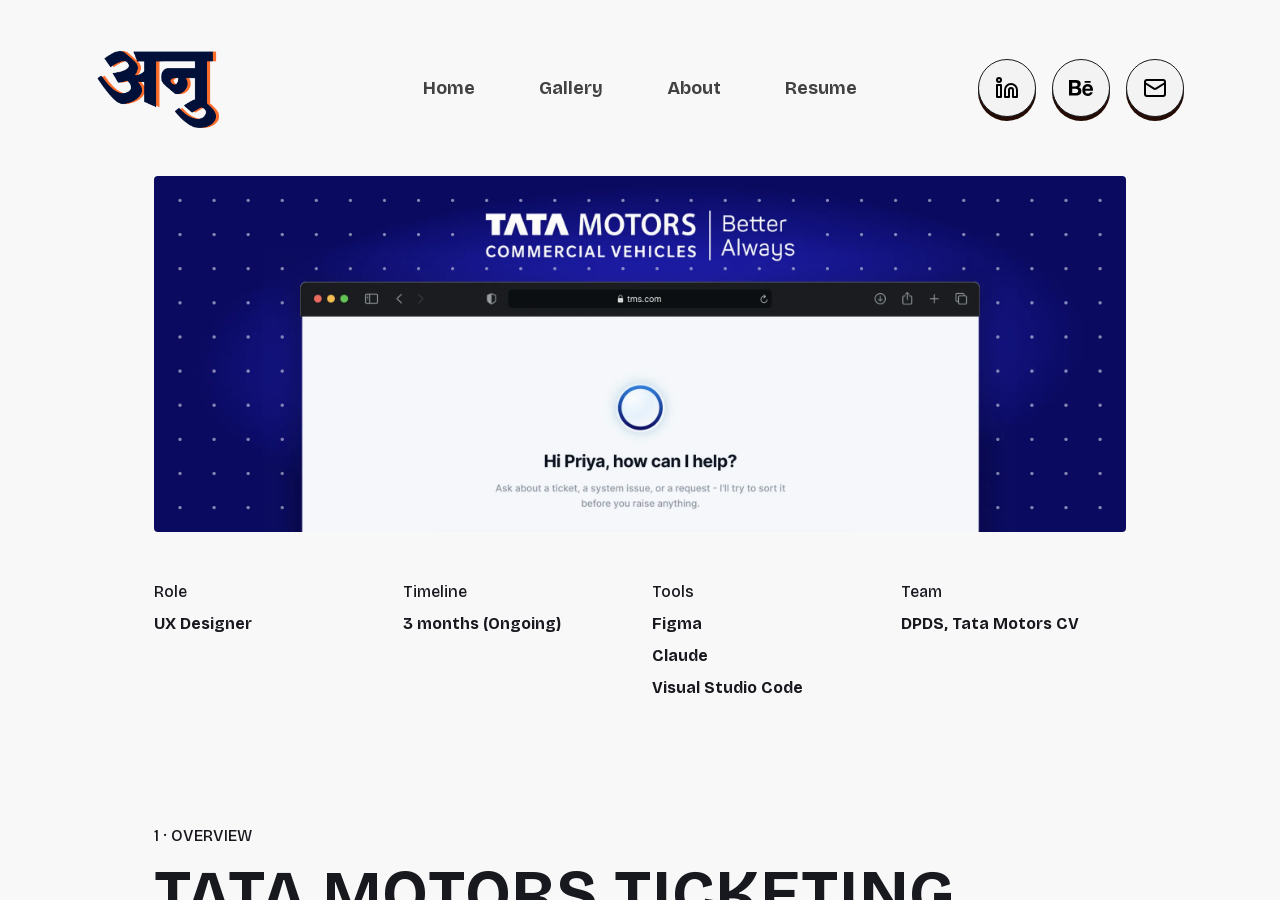
<file: my-work/project-2-v2/index.html>
<!doctype html><meta charset="utf-8"><meta name="robots" content="noindex"><meta http-equiv="refresh" content="0; url=../project-2/"><link rel="canonical" href="../project-2/"><a href="../project-2/">Redesigning DPDS TMS</a>
</file>
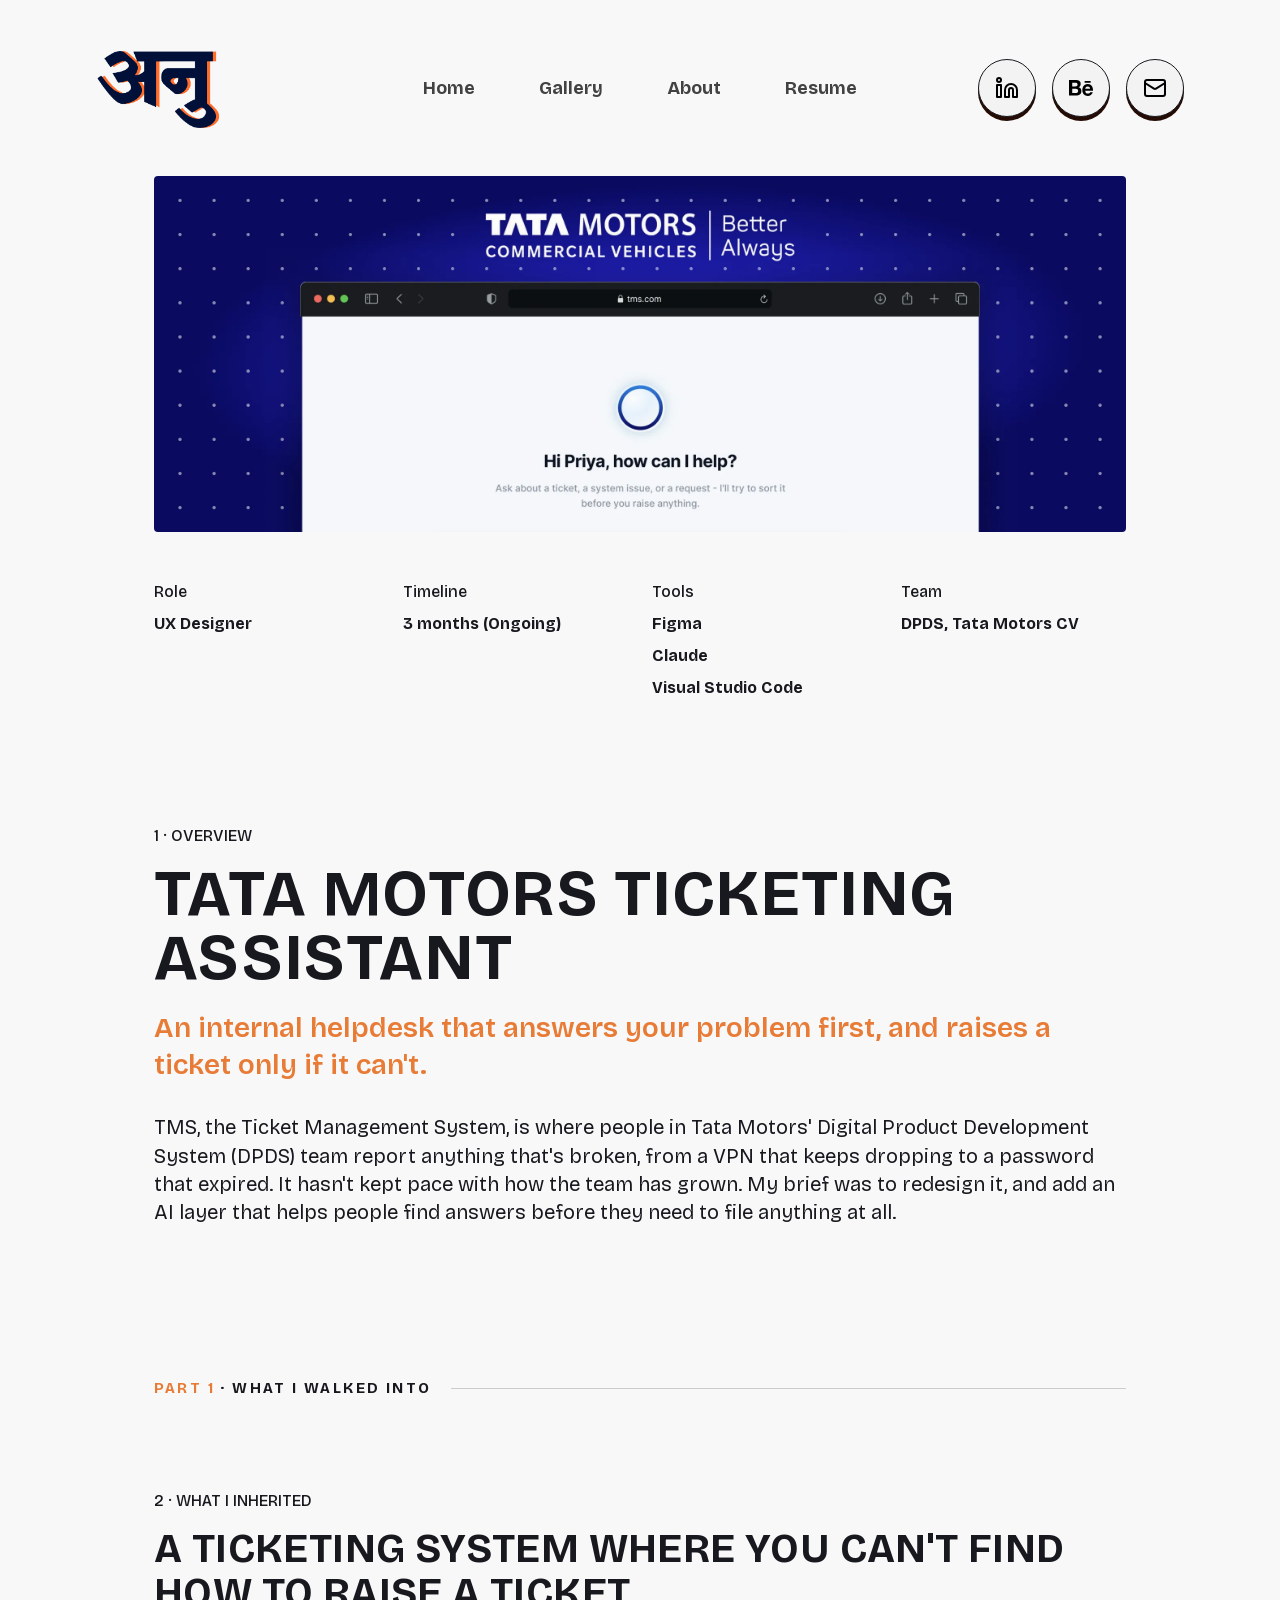
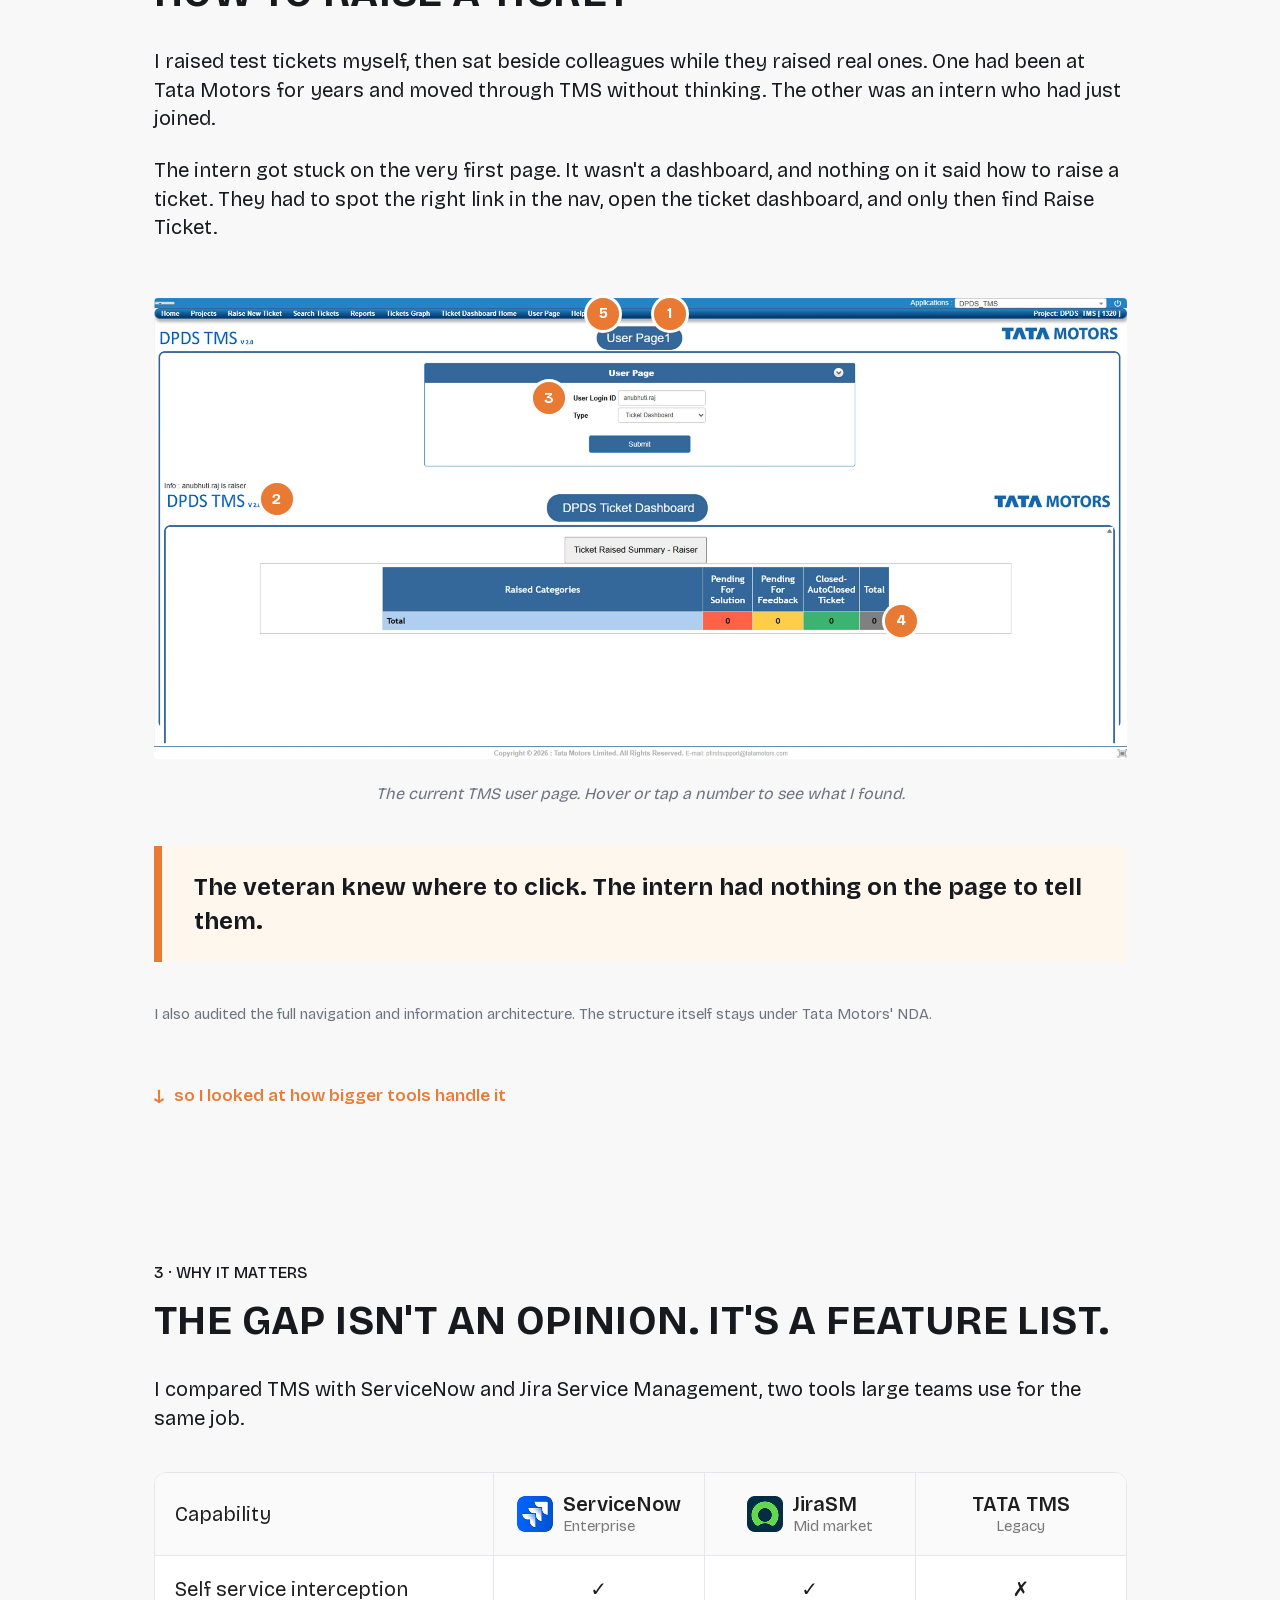
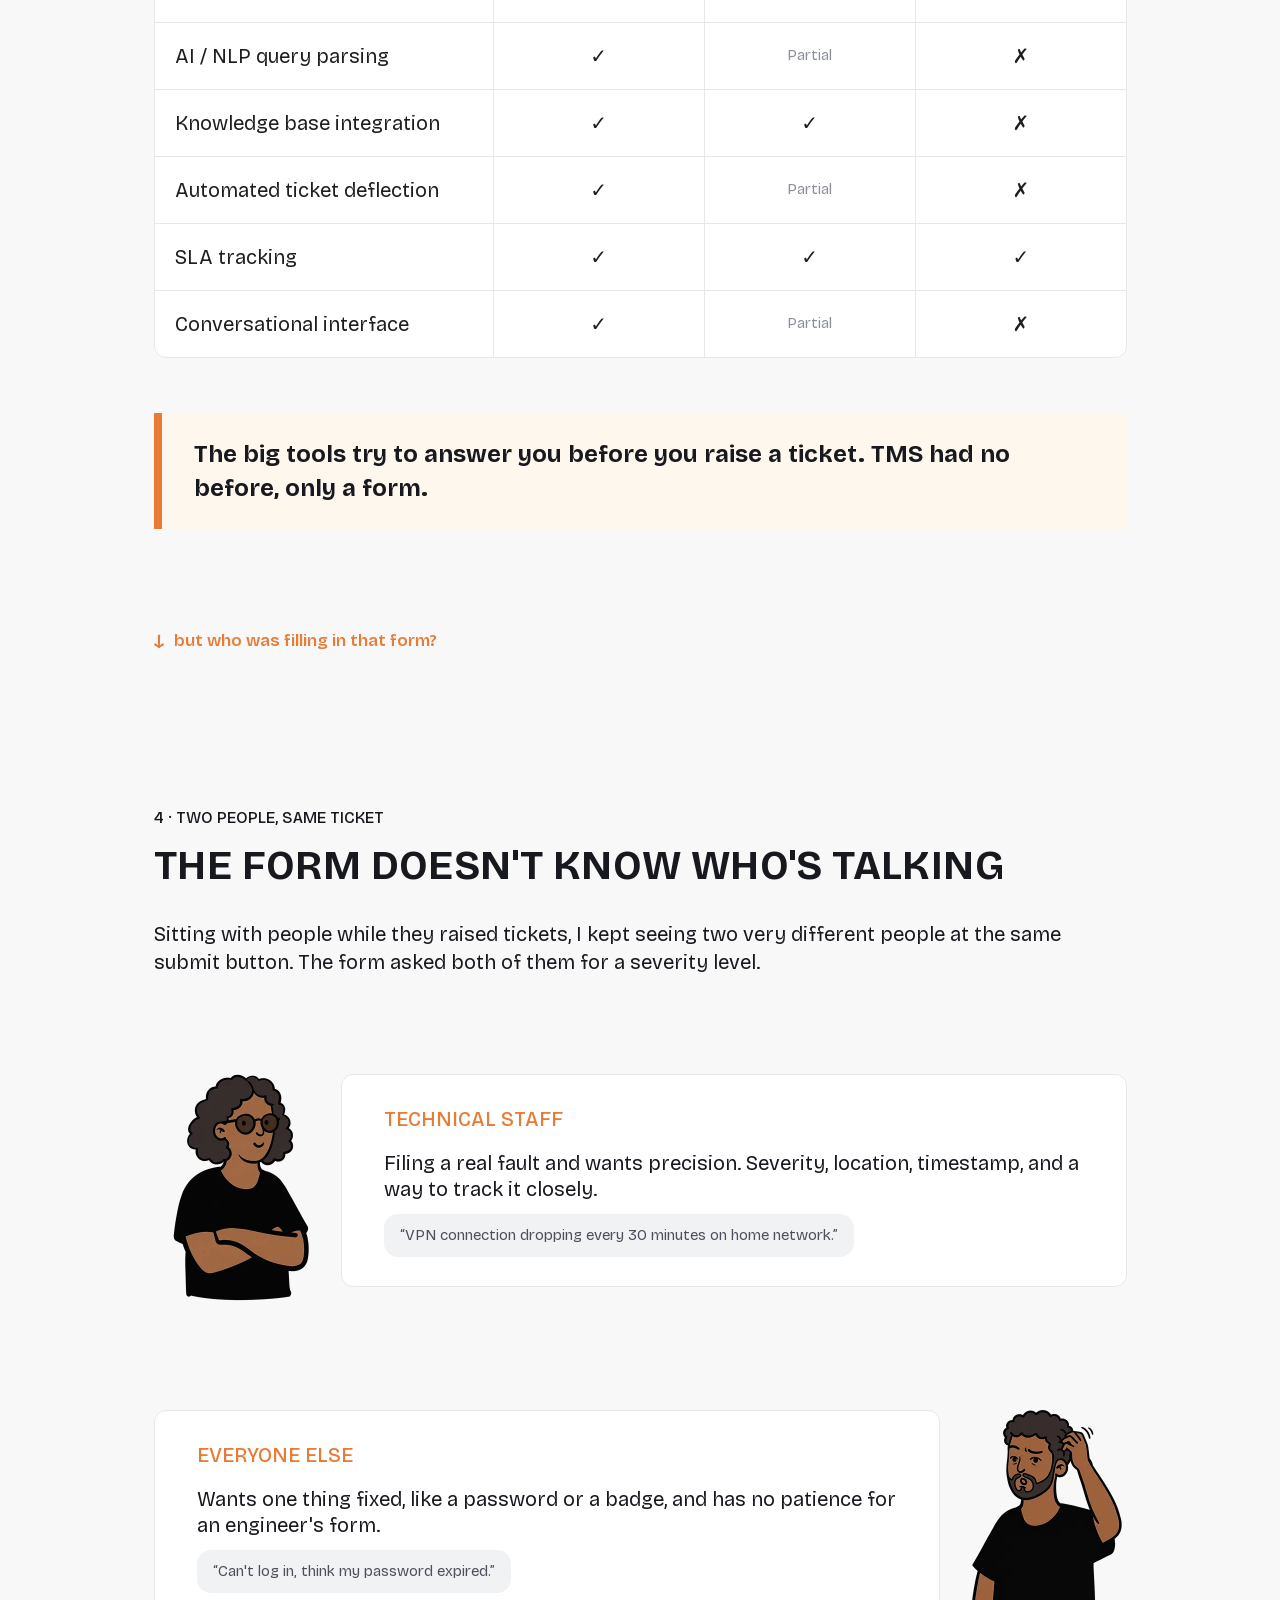
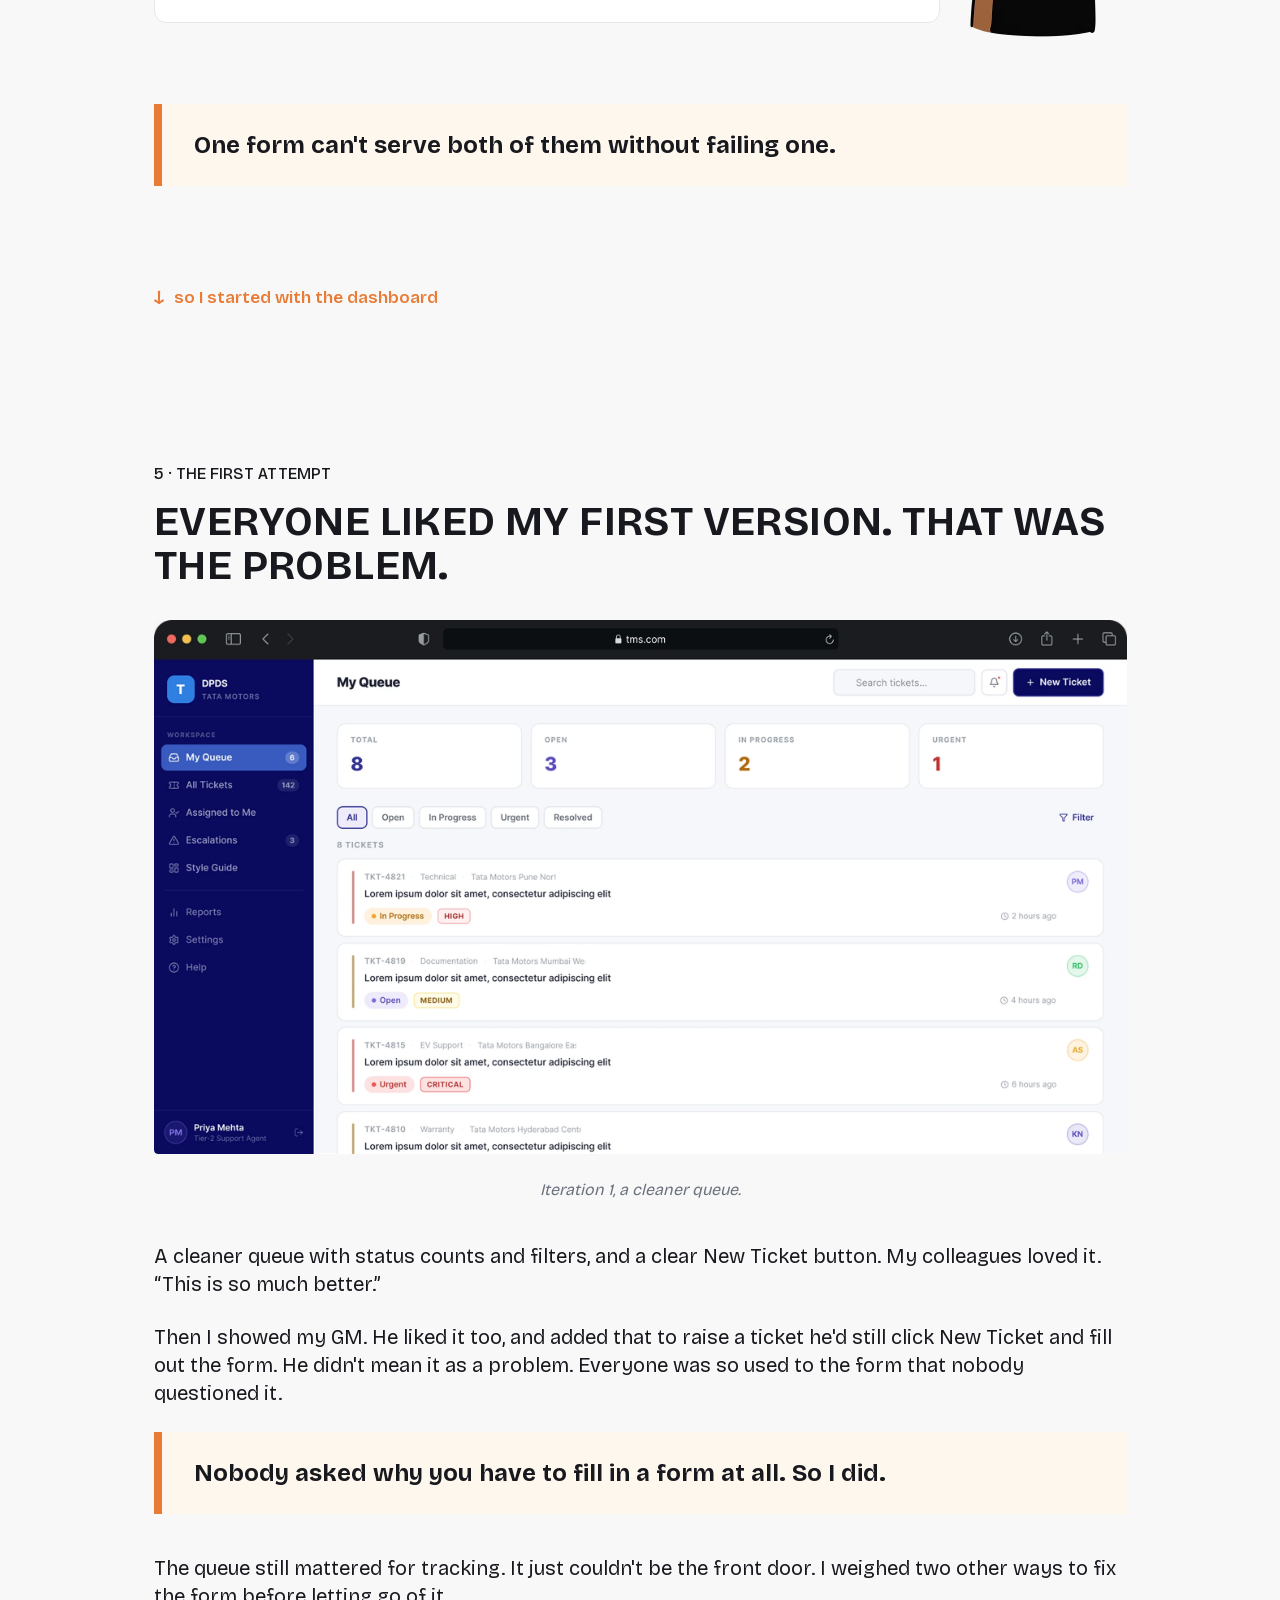
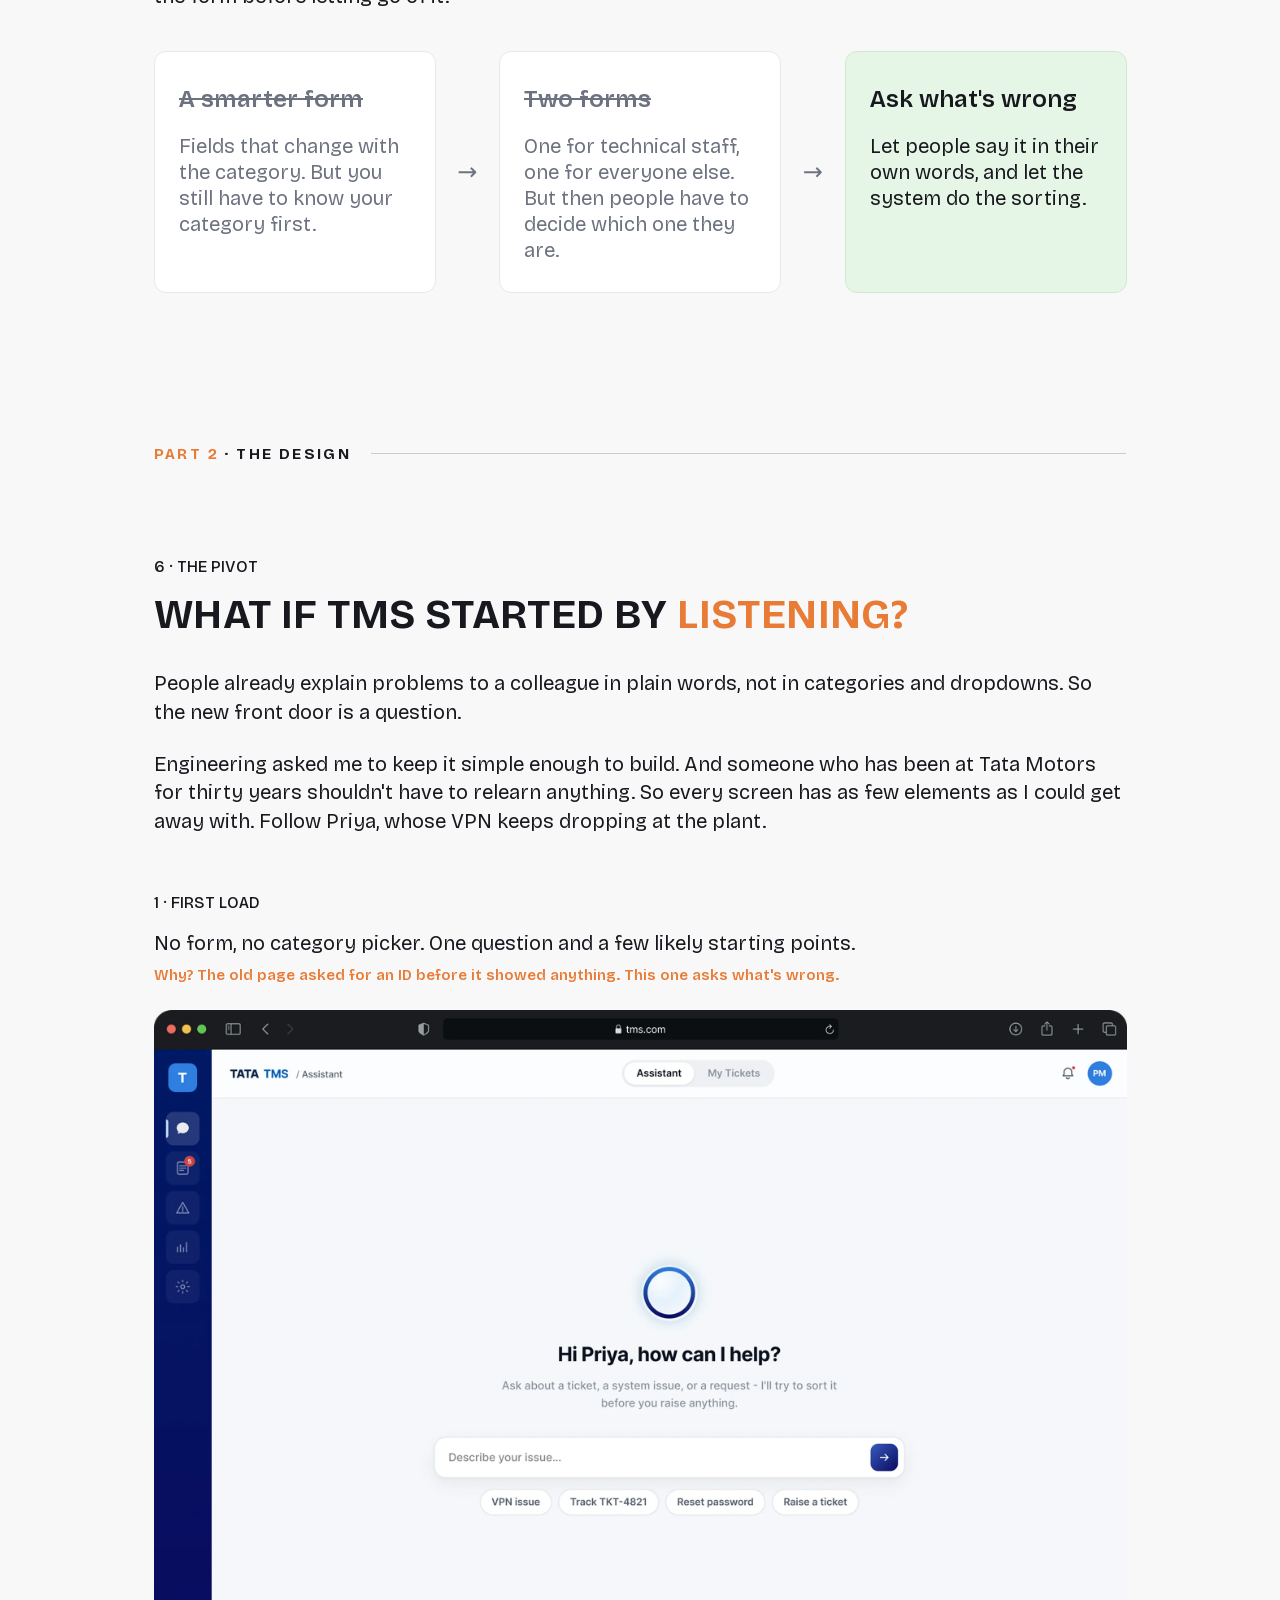
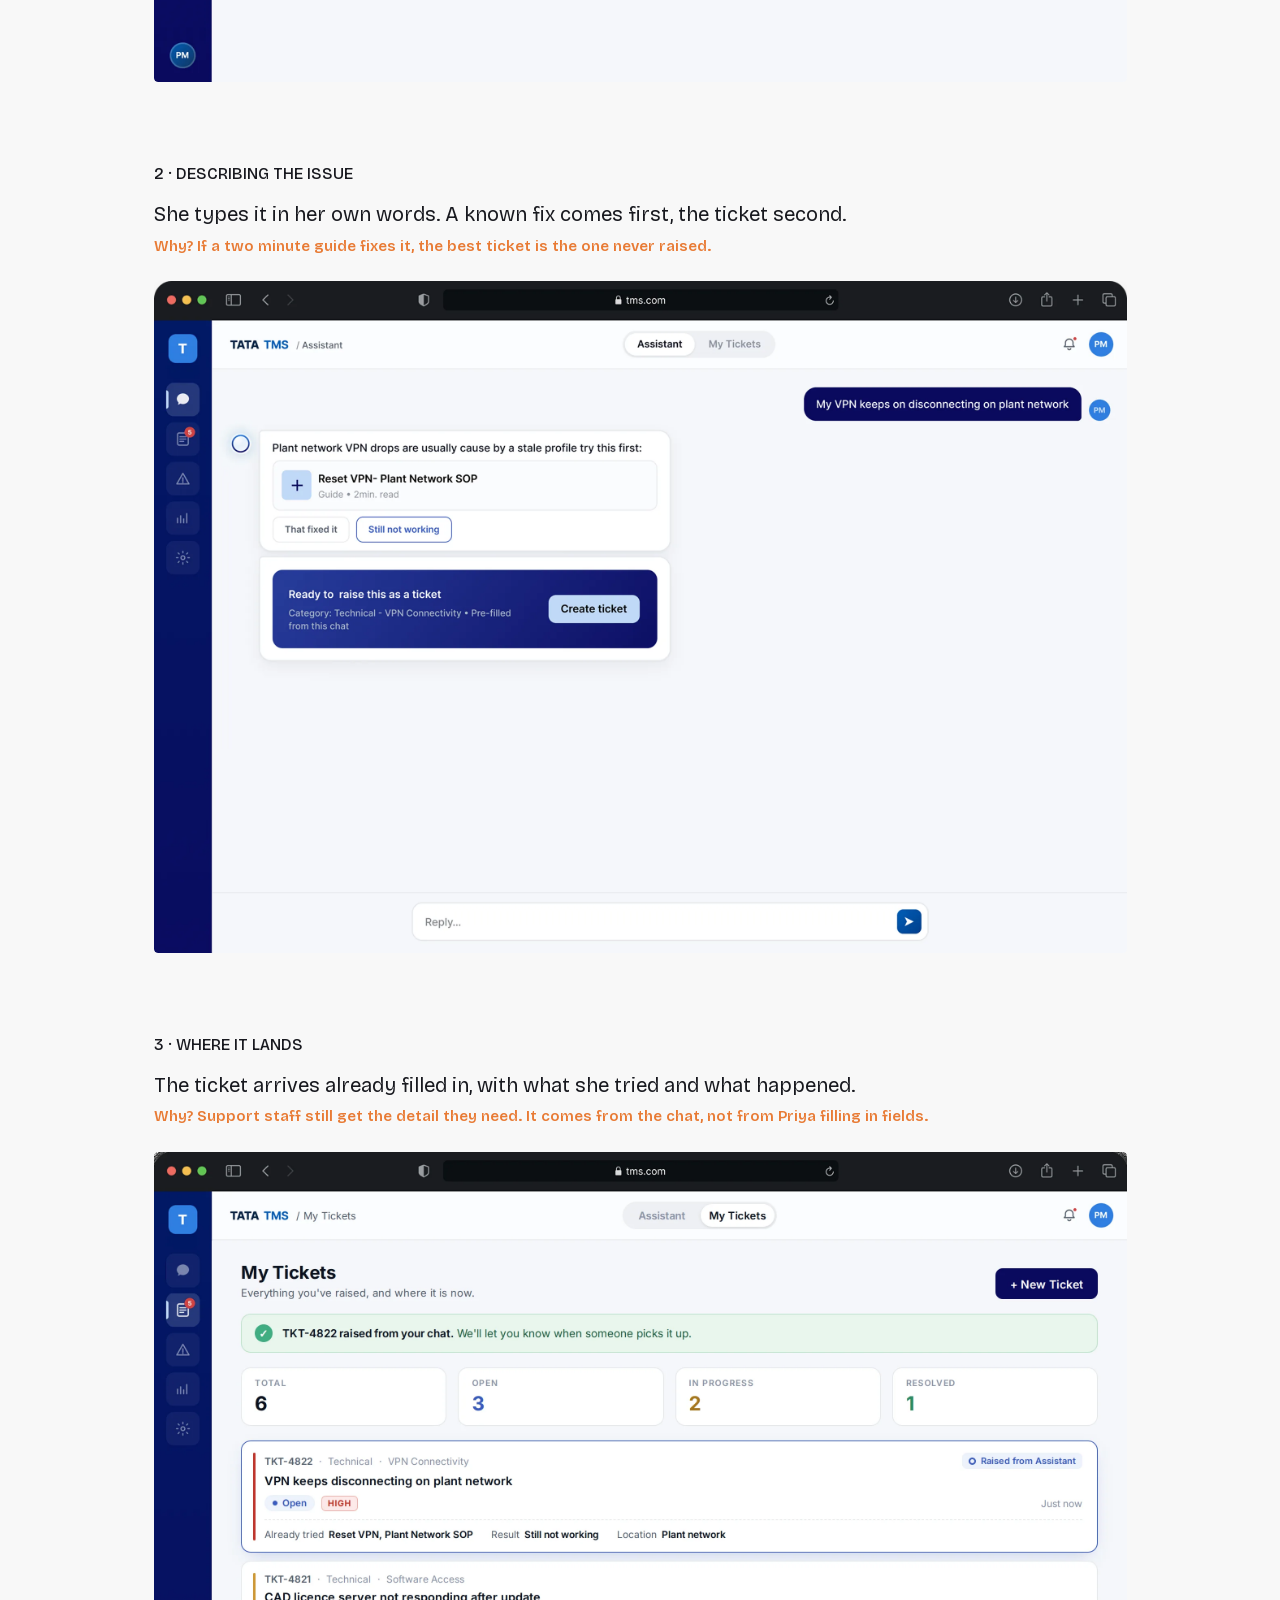
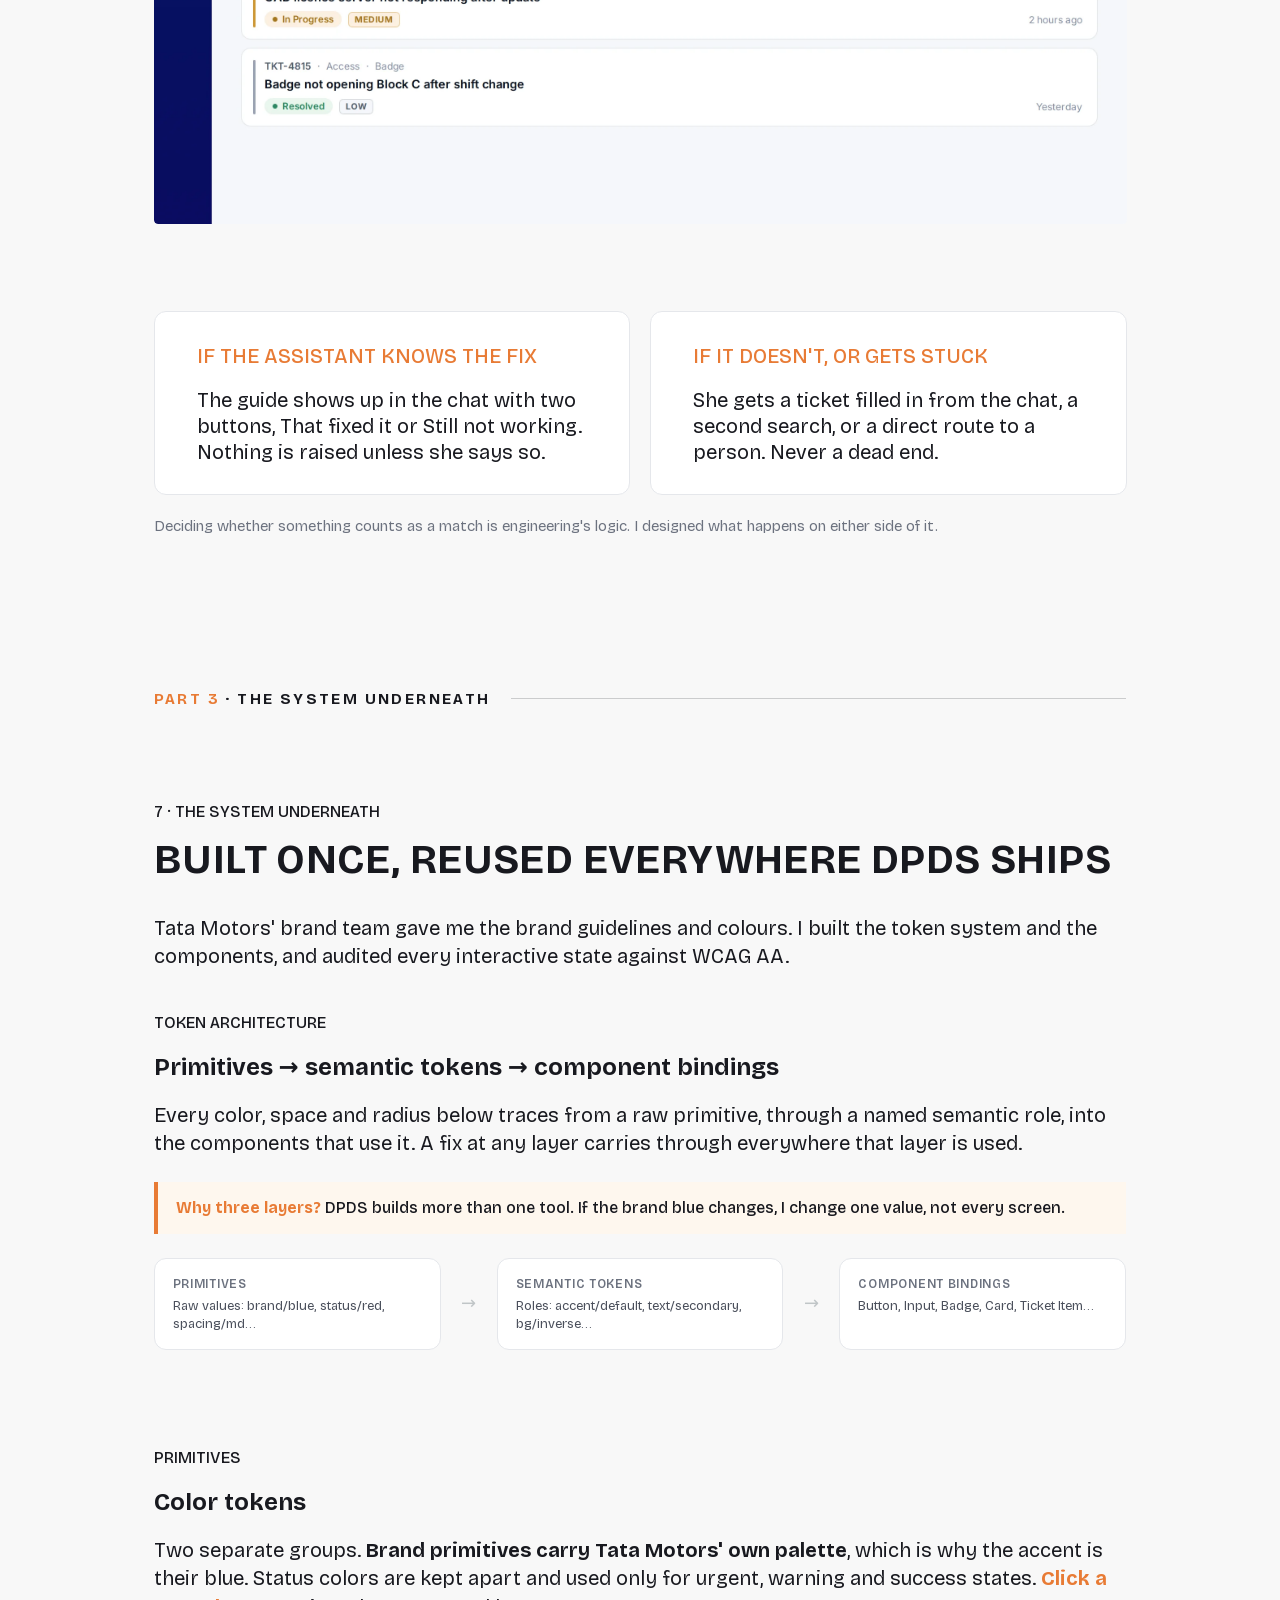
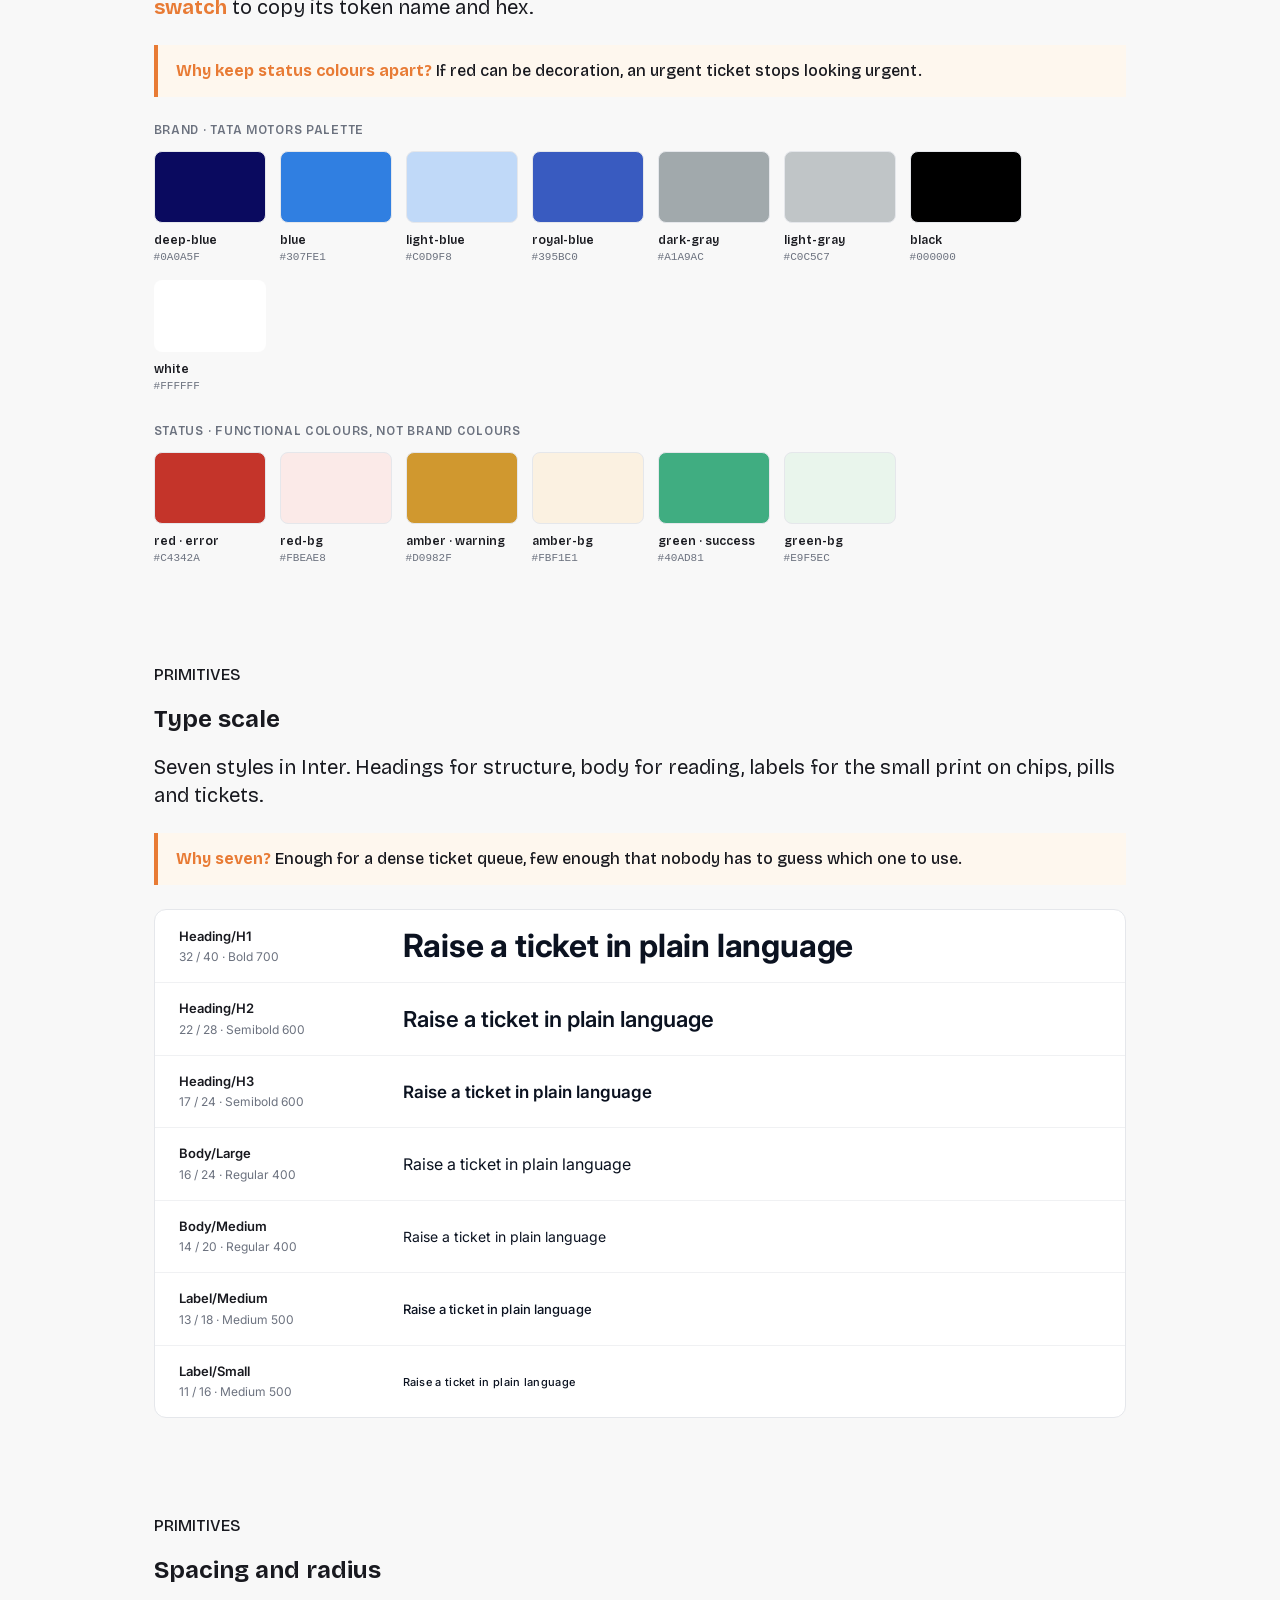
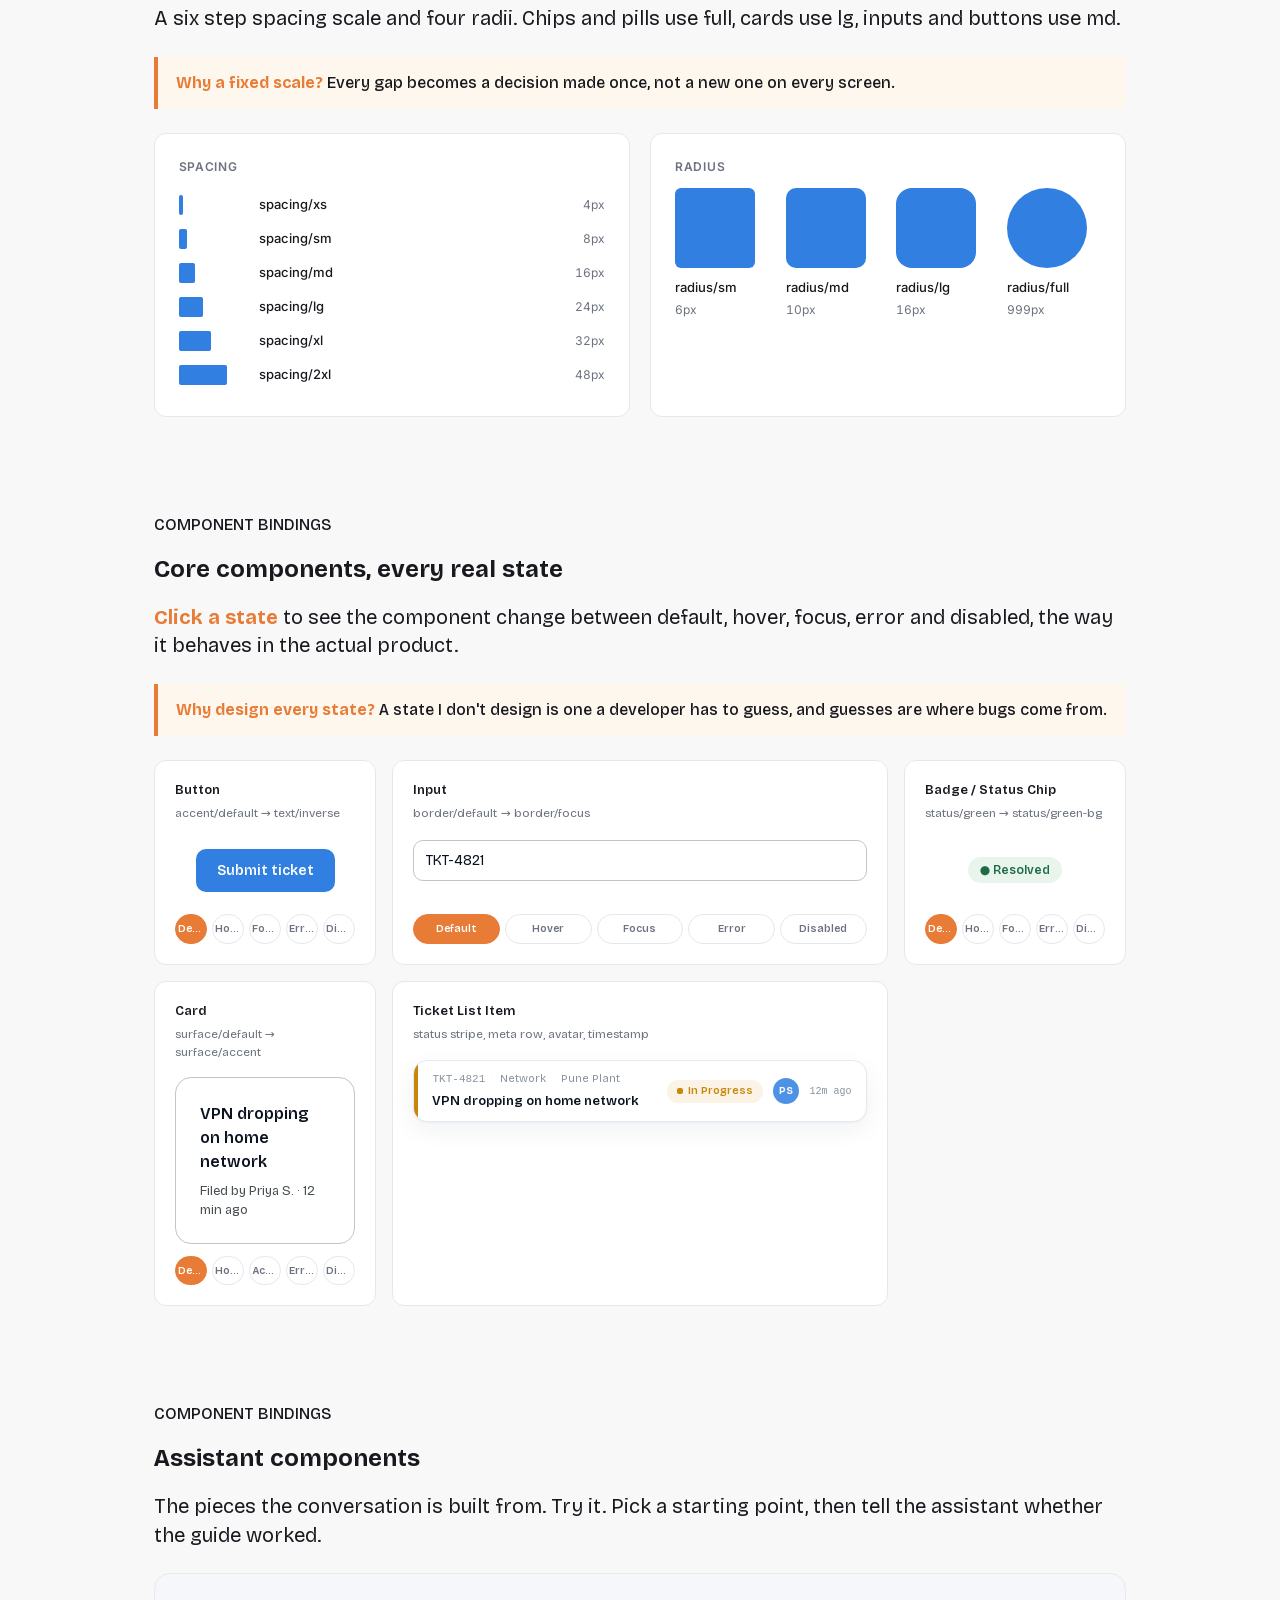
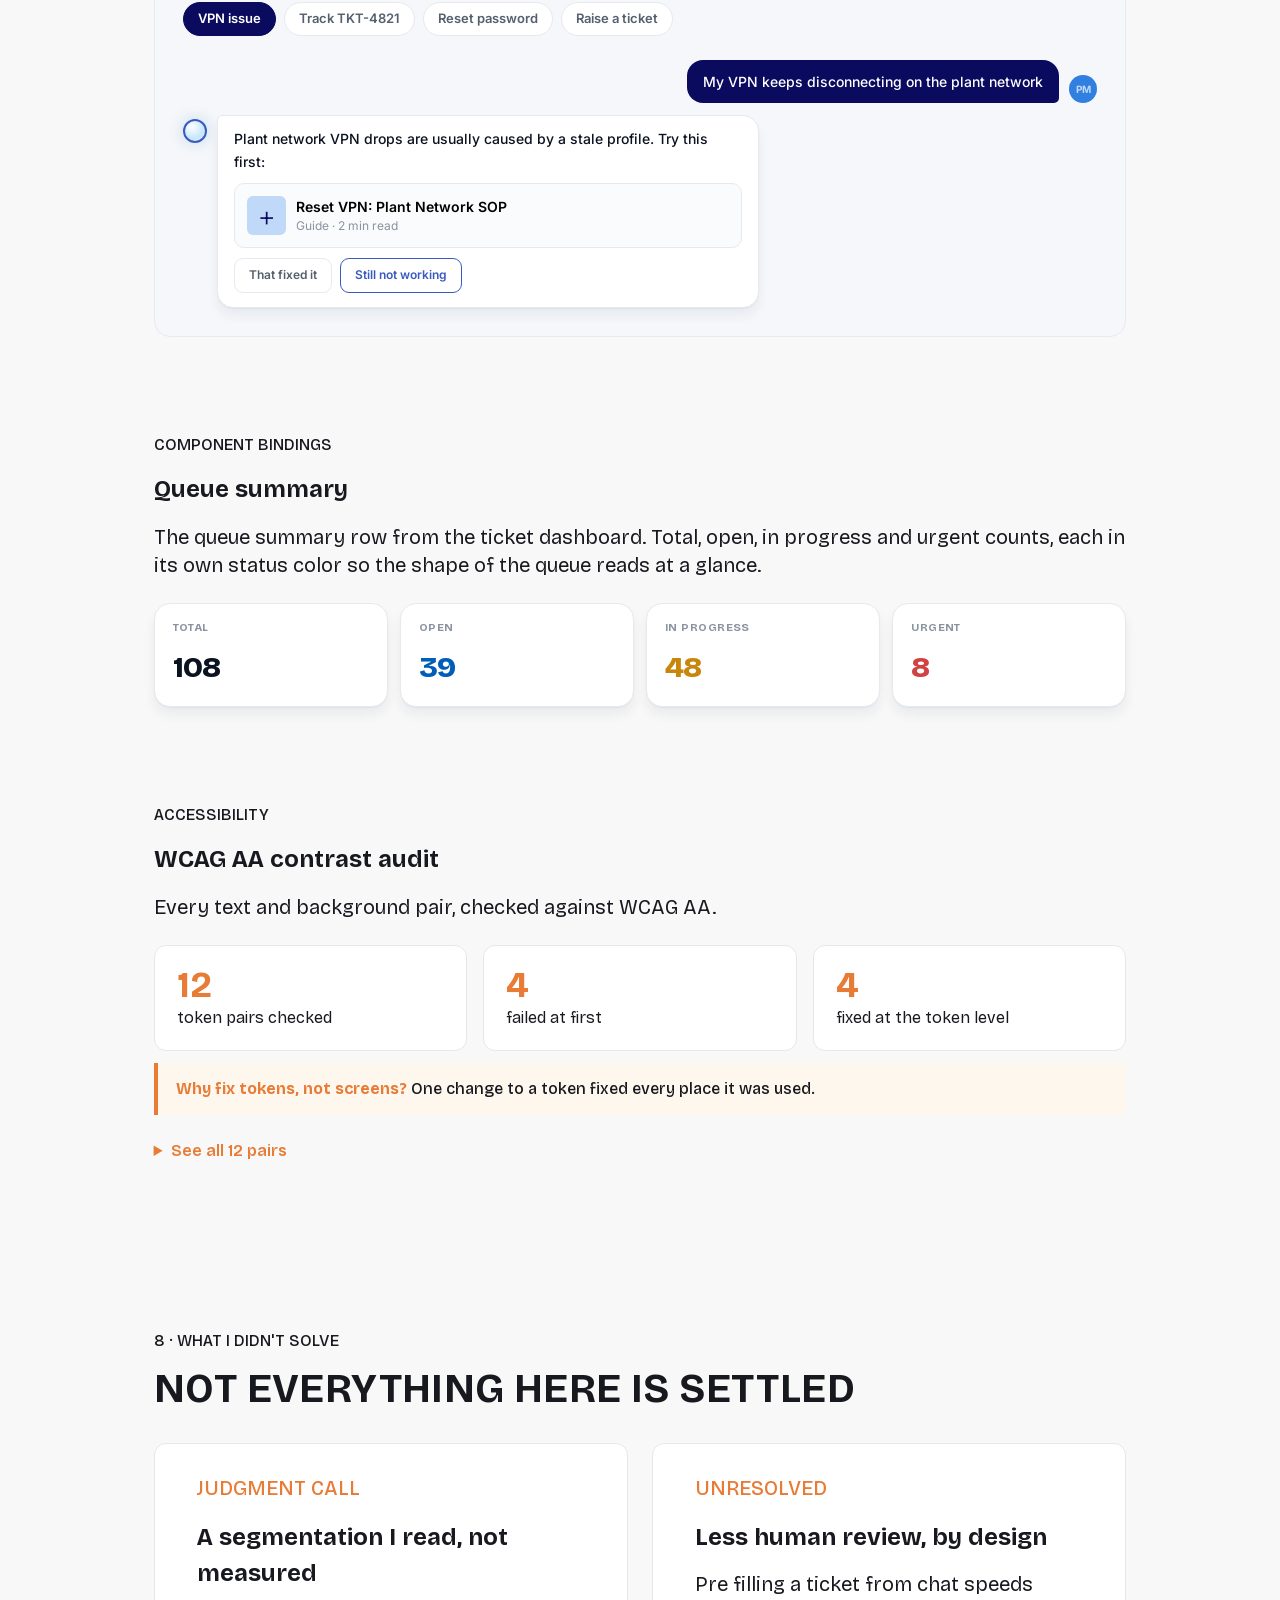
<file: my-work/project-2/index.html>
<!DOCTYPE html>
<html lang="en">

<head>
  <meta charset="utf-8" />
  <meta name="viewport" content="width=device-width" />
  <title>Tata Motors Ticketing Assistant | Anubhuti Raj</title>
  <link rel="icon" type="image/png" sizes="32x32" href="../../assets/images/favicon-32.png?v=2" />
  <link rel="icon" type="image/png" href="../../assets/images/browsericon.png?v=2" />
  <link rel="shortcut icon" href="../../favicon.ico?v=2" />
  <link rel="apple-touch-icon" href="../../assets/images/apple-touch-icon.png?v=2" />

  <!-- Site-wide styles (same file the homepage uses) -->
  <link rel="preload" href="../../assets/fonts/f9c47219ac0af4ab.p.woff2" as="font" type="font/woff2" crossorigin />
  <link rel="stylesheet" href="../../css/style.css?v=20261009a" />
  <!-- Shared header/footer styles -->
  <link rel="stylesheet" href="../../partials/shared.css?v=20261011a" />
  <!-- Case-study layout styles (plain CSS, reusable across future case studies) -->
  <link rel="stylesheet" href="../../assets/css/case-study.css?v=20261005g" />
  <!-- Inter, the product's own typeface, for the design system samples -->
  <link rel="preconnect" href="https://fonts.googleapis.com" />
  <link rel="preconnect" href="https://fonts.gstatic.com" crossorigin />
  <link rel="stylesheet" href="https://fonts.googleapis.com/css2?family=Inter:wght@300;400;500;600;700&display=swap" />


  <style>
/* Case study 2 layout: spacing, headings, scroll reveal, section rail. Scoped to .cs-v2. */
/* ============================================================
   Spacing, heading size and scroll animations.
   Scoped to .cs-v2 so other case studies are unaffected.
============================================================ */

/* Space between sections */
.cs-v2 .cs-section { margin-bottom: 150px; }
.cs-v2 .cs-section:last-of-type { margin-bottom: 0; }
.cs-v2 .cs-meta-grid { margin-bottom: 120px; }

/* Bigger headings */
.cs-v2 .cs-heading { font-size: 40px; line-height: 1.1; margin-bottom: 32px; }

/* Even spacing between the pieces inside a section */
.cs-v2 .cs-mb-32 { margin-bottom: 40px !important; }
.cs-v2 .cs-mb-48 { margin-bottom: 56px !important; }
.cs-v2 .cs-body { margin-bottom: 24px; }
.cs-v2 .cs-storyboard { gap: 40px 24px; }
.cs-v2 .cs-ai-credit { margin-top: 20px; margin-bottom: 64px; }
.cs-v2 .cs-timeline-labels { margin-bottom: 56px; }
.cs-v2 .cs-callout { margin: 0 0 40px 0; }
.cs-v2 .cs-illustration { margin-bottom: 56px; }
.cs-v2 .cs-numbers { margin-bottom: 56px; }
.cs-v2 .cs-section .cs-numbers:last-child { margin-bottom: 0; }
.cs-v2 .cs-stat-row { margin-bottom: 20px; }
.cs-v2 .cs-stat-row:last-of-type { margin-bottom: 40px; }
.cs-v2 .cs-table { margin-bottom: 56px; }
.cs-v2 .cs-gap-card { margin-bottom: 24px; }
.cs-v2 .cs-state-block { margin-bottom: 16px; }
.cs-v2 .cs-state-desc { margin-bottom: 28px; }
.cs-v2 .cs-state-image { margin-bottom: 56px; }
.cs-v2 .cs-trigger { margin-bottom: 56px; }
.cs-v2 .cs-solve-card { margin-bottom: 24px; }
.cs-v2 .cs-reflection-item { margin-bottom: 36px; }
.cs-v2 .cs-sources { margin-top: 56px; }
.cs-v2 h1.cs-heading { font-size: 64px; line-height: 1; margin-bottom: 32px; }
.cs-v2 .cs-eyebrow { margin-bottom: 14px; }

/* ---- Scroll reveal ---- */
.cs-reveal-on .cs-v2 [data-reveal] {
  opacity: 0;
  transform: translateY(28px);
  transition: opacity .8s cubic-bezier(.22,1,.36,1), transform .8s cubic-bezier(.22,1,.36,1);
  will-change: opacity, transform;
}
.cs-reveal-on .cs-v2 [data-reveal].is-in { opacity: 1; transform: none; }
/* Items side by side appear one after another */
.cs-reveal-on .cs-v2 .cs-storyboard > :nth-child(2),
.cs-reveal-on .cs-v2 .cs-storyboard > :nth-child(4),
.cs-reveal-on .cs-v2 .cs-numbers > :nth-child(2),
.cs-reveal-on .cs-v2 .cs-tried-row > :nth-child(3) { transition-delay: .1s; }
.cs-reveal-on .cs-v2 .cs-numbers > :nth-child(3),
.cs-reveal-on .cs-v2 .cs-tried-row > :nth-child(5) { transition-delay: .2s; }
.cs-reveal-on .cs-v2 .cs-numbers > :nth-child(4) { transition-delay: .3s; }
/* Bars draw in from the left */
.cs-reveal-on .cs-v2 .cs-stat-fill { transform: scaleX(0); transform-origin: left; transition: transform 1.1s cubic-bezier(.22,1,.36,1) .25s; }
.cs-reveal-on .cs-v2 .cs-stat-row.is-in .cs-stat-fill { transform: none; }
.cs-reveal-on .cs-v2 .cs-trigger-bar { clip-path: inset(0 100% 0 0 round 8px); transition: clip-path 1.1s cubic-bezier(.22,1,.36,1) .2s; }
.cs-reveal-on .cs-v2 .cs-trigger-row.is-in .cs-trigger-bar { clip-path: inset(0 0 0 0 round 8px); }
/* Problem timeline wipes in */
.cs-v2 .cs-timeline { position: relative; }
.cs-reveal-on .cs-v2 .cs-timeline { transform: none; }
.cs-reveal-on .cs-v2 .cs-timeline::after {
  content: ""; position: absolute; inset: 0; background: #F8F8F8;
  transform-origin: right; transition: transform 1.2s cubic-bezier(.22,1,.36,1) .15s;
}
.cs-reveal-on .cs-v2 .cs-timeline.is-in::after { transform: scaleX(0); }

@media (max-width: 900px) {
  .cs-v2 .cs-section { margin-bottom: 110px; }
  .cs-v2 .cs-meta-grid { margin-bottom: 80px; }
  .cs-v2 .cs-heading { font-size: 30px; }
  .cs-v2 h1.cs-heading { font-size: 44px; }
}
@media (max-width: 560px) {
  .cs-v2 .cs-section { margin-bottom: 88px; }
  .cs-v2 .cs-heading { font-size: 26px; }
  .cs-v2 h1.cs-heading { font-size: 36px; }
}

/* ---- Section rail (left side, wide screens only) ---- */
.cs-v2 > .cs-section[id] { scroll-margin-top: 48px; }
.cs-toc { display: none; }
@media (min-width: 1340px) {
  .cs-toc {
    display: block;
    position: fixed;
    top: 50%;
    left: max(24px, calc((100vw - 1196px) / 2 - 200px));
    transform: translateY(-50%);
    z-index: 40;
    opacity: 0;
    pointer-events: none;
    transition: opacity .4s ease;
    font-family: 'Bricolage Grotesque', system-ui, sans-serif;
  }
  .cs-toc.is-visible { opacity: 1; pointer-events: auto; }
  .cs-toc ol {
    position: relative;
    list-style: none;
    margin: 0;
    padding: 0;
    display: flex;
    flex-direction: column;
    gap: 8px;
  }
  /* thin connecting line */
  .cs-toc ol::before {
    content: "";
    position: absolute;
    left: 13px;
    top: 14px;
    bottom: 14px;
    width: 0;
    border-left: 2px dotted rgba(232, 123, 53, 0.55);
  }
  .cs-toc a {
    position: relative;
    display: block;
    width: 28px;
    height: 28px;
    text-decoration: none;
  }
  .cs-toc a::before {
    content: "";
    position: absolute;
    left: 50%;
    top: 50%;
    width: 12px;
    height: 12px;
    border-radius: 50%;
    border: 2px solid #E87B35;
    background: #F8F8F8;
    transform: translate(-50%, -50%);
    transition: width .25s ease, height .25s ease, background .25s ease;
  }
  .cs-toc a:hover::before { background: #F6C9A8; }
  .cs-toc a.is-active::before { width: 16px; height: 16px; background: #E87B35; }
  .cs-toc a:focus-visible { outline: 2px solid #E87B35; outline-offset: 2px; border-radius: 50%; }
  /* label shows only on hover or keyboard focus */
  .cs-toc-label {
    position: absolute;
    left: 36px;
    top: 50%;
    transform: translate(-4px, -50%);
    white-space: nowrap;
    padding: 5px 12px;
    border-radius: 999px;
    background: #18191F;
    color: #fff;
    font-size: 13px;
    font-weight: 500;
    opacity: 0;
    pointer-events: none;
    transition: opacity .2s ease, transform .2s ease;
  }
  .cs-toc a:hover .cs-toc-label,
  .cs-toc a:focus-visible .cs-toc-label { opacity: 1; transform: translate(0, -50%); }
}


/* ---- Section rail (left side, wide screens only) ---- */
.cs-v2 > .cs-section[id] { scroll-margin-top: 48px; }
.cs-toc { display: none; }
@media (min-width: 1340px) {
  .cs-toc {
    display: block;
    position: fixed;
    top: 50%;
    left: max(24px, calc((100vw - 1196px) / 2 - 200px));
    transform: translateY(-50%);
    z-index: 40;
    opacity: 0;
    pointer-events: none;
    transition: opacity .4s ease;
    font-family: 'Bricolage Grotesque', system-ui, sans-serif;
  }
  .cs-toc.is-visible { opacity: 1; pointer-events: auto; }
  .cs-toc ol {
    position: relative;
    list-style: none;
    margin: 0;
    padding: 0;
    display: flex;
    flex-direction: column;
    gap: 8px;
  }
  /* thin connecting line */
  .cs-toc ol::before {
    content: "";
    position: absolute;
    left: 13px;
    top: 14px;
    bottom: 14px;
    width: 0;
    border-left: 2px dotted rgba(232, 123, 53, 0.55);
  }
  .cs-toc a {
    position: relative;
    display: block;
    width: 28px;
    height: 28px;
    text-decoration: none;
  }
  .cs-toc a::before {
    content: "";
    position: absolute;
    left: 50%;
    top: 50%;
    width: 12px;
    height: 12px;
    border-radius: 50%;
    border: 2px solid #E87B35;
    background: #F8F8F8;
    transform: translate(-50%, -50%);
    transition: width .25s ease, height .25s ease, background .25s ease;
  }
  .cs-toc a:hover::before { background: #F6C9A8; }
  .cs-toc a.is-active::before { width: 16px; height: 16px; background: #E87B35; }
  .cs-toc a:focus-visible { outline: 2px solid #E87B35; outline-offset: 2px; border-radius: 50%; }
  /* label shows only on hover or keyboard focus */
  .cs-toc-label {
    position: absolute;
    left: 36px;
    top: 50%;
    transform: translate(-4px, -50%);
    white-space: nowrap;
    padding: 5px 12px;
    border-radius: 999px;
    background: #18191F;
    color: #fff;
    font-size: 13px;
    font-weight: 500;
    opacity: 0;
    pointer-events: none;
    transition: opacity .2s ease, transform .2s ease;
  }
  .cs-toc a:hover .cs-toc-label,
  .cs-toc a:focus-visible .cs-toc-label { opacity: 1; transform: translate(0, -50%); }
}

/* ---- Pinned five-state screens ---- */
.cs-pin { position: relative; height: 380vh; margin-bottom: 24px; }
.cs-pin-sticky {
  position: absolute;
  top: 0;
  left: 0;
  right: 0;
  height: 100vh;
  display: flex;
  flex-direction: column;
  align-items: center;
  justify-content: center;
  gap: 32px;
}
.cs-pin-screen {
  position: relative;
  width: min(100%, 1100px, calc((100vh - 240px) * 1300 / 760));
  aspect-ratio: 1300 / 760;
  border-radius: 24px;
  overflow: hidden;
  background: #07080f;
  box-shadow: 0 30px 80px -20px var(--pin-glow, rgba(24,25,31,.35)), 0 2px 6px rgba(24,25,31,.08);
  transition: box-shadow .8s ease;
}
.cs-pin-sticky.is-fixed { position: fixed; top: 0; right: auto; z-index: 30; }
.cs-pin-sticky.is-after { top: auto; bottom: 0; }
.cs-pin-frame { position: absolute; inset: 0; width: 100%; height: 100%; border: 0; display: block; pointer-events: none; background: transparent; }
.cs-pin[data-state="neutral"]  { --pin-glow: rgba(60, 70, 90, .45); }
.cs-pin[data-state="ramp"]     { --pin-glow: rgba(242, 169, 78, .45); }
.cs-pin[data-state="reengage"] { --pin-glow: rgba(242, 150, 40, .65); }
.cs-pin[data-state="alert"]    { --pin-glow: rgba(229, 72, 77, .7); }
.cs-pin[data-state="calm"]     { --pin-glow: rgba(120, 200, 140, .45); }
.cs-pin-img {
  position: absolute;
  inset: 0;
  width: 100%;
  height: 100%;
  object-fit: cover;
  opacity: 0;
  transform: scale(1.02);
  transition: opacity .6s ease, transform .8s cubic-bezier(.22,1,.36,1);
}
.cs-pin-img.is-active { opacity: 1; transform: none; }
.cs-pin-info {
  width: min(100%, 1100px, calc((100vh - 240px) * 1300 / 760));
  display: flex;
  align-items: flex-end;
  justify-content: space-between;
  gap: 32px;
}
.cs-pin-caps { position: relative; flex: 1; min-height: 96px; }
.cs-pin-cap {
  position: absolute;
  inset: 0 0 auto 0;
  opacity: 0;
  transform: translateY(10px);
  transition: opacity .45s ease, transform .45s ease;
}
.cs-pin-cap.is-active { opacity: 1; transform: none; }
.cs-pin-time { margin: 0 0 6px 0; font-size: 15px; font-weight: 600; color: #6C727F; }
.cs-pin-name { margin: 0 0 6px 0; font-size: 26px; font-weight: 700; color: #18191F; }
.cs-pin-name span { color: #E87B35; margin-right: 10px; }
.cs-pin-desc { margin: 0; font-size: 18px; line-height: 1.45; color: #2A2B31; }
.cs-pin-steps { display: flex; gap: 8px; flex-shrink: 0; padding-bottom: 8px; }
.cs-pin-step {
  width: 44px;
  height: 20px;
  padding: 0;
  border: none;
  background: none;
  cursor: pointer;
  display: flex;
  align-items: center;
}
.cs-pin-step span {
  display: block;
  width: 100%;
  height: 4px;
  border-radius: 4px;
  background: #D9DBE0;
  transition: background .4s ease, height .3s ease;
}
.cs-pin-step:hover span { height: 6px; }
.cs-pin-step:focus-visible { outline: 2px solid #E87B35; outline-offset: 2px; border-radius: 4px; }
.cs-pin-step-neutral.is-active span  { background: #6C727F; }
.cs-pin-step-ramp.is-active span     { background: #F7C58A; }
.cs-pin-step-reengage.is-active span { background: #F2A94E; }
.cs-pin-step-alert.is-active span    { background: #E5484D; }
.cs-pin-step-calm.is-active span     { background: #6FBF73; }

@media (max-width: 900px) {
  .cs-pin { height: 320vh; }
  .cs-pin-info { flex-direction: column; align-items: flex-start; gap: 16px; }
  .cs-pin-screen { border-radius: 16px; }
  .cs-pin-name { font-size: 22px; }
  .cs-pin-desc { font-size: 16px; }
  .cs-pin-caps { width: 100%; min-height: 110px; }
}
@media (prefers-reduced-motion: reduce) {
  .cs-pin-img, .cs-pin-cap, .cs-pin-screen { transition: none; }
}

/* ---- Micro interactions ---- */
/* Cards lift on hover. Uses the separate `translate` property so it never fights the scroll reveal. */
.cs-v2 .cs-solve-card,
.cs-v2 .cs-check-card,
.cs-v2 .ds-component-card,
.cs-v2 .ds-statcard,
.cs-v2 .ds-flow-stage,
.cs-v2 .ds-live-ticket {
  transition: translate .35s cubic-bezier(.22,1,.36,1), box-shadow .35s ease, border-color .35s ease;
}
.cs-reveal-on .cs-v2 .cs-solve-card[data-reveal],
.cs-reveal-on .cs-v2 .cs-check-card[data-reveal] {
  transition: opacity .8s cubic-bezier(.22,1,.36,1), transform .8s cubic-bezier(.22,1,.36,1),
              translate .35s cubic-bezier(.22,1,.36,1), box-shadow .35s ease, border-color .35s ease;
}
.cs-v2 .cs-solve-card:hover,
.cs-v2 .cs-check-card:hover,
.cs-v2 .ds-component-card:hover,
.cs-v2 .ds-statcard:hover,
.cs-v2 .ds-a11y-sum > div:hover,
.cs-v2 .ds-flow-stage:hover,
.cs-v2 .ds-live-ticket:hover {
  translate: 0 -4px;
  box-shadow: 0 2px 4px rgba(24,25,31,.04), 0 16px 32px rgba(24,25,31,.09);
  border-color: #F3C9A9;
}

/* Callout: orange bar draws down when it scrolls in */
.cs-reveal-on .cs-v2 .cs-callout[data-reveal] {
  border-left-color: transparent;
  background-image: linear-gradient(#E87B35, #E87B35);
  background-repeat: no-repeat;
  background-origin: border-box;
  background-clip: border-box;
  background-position: left top;
  background-size: 8px 0%;
  transition: opacity .8s cubic-bezier(.22,1,.36,1), transform .8s cubic-bezier(.22,1,.36,1),
              background-size .9s cubic-bezier(.22,1,.36,1) .25s;
}
.cs-reveal-on .cs-v2 .cs-callout[data-reveal].is-in { background-size: 8px 100%; }

/* Comparison table: ticks and crosses pop in, row by row */
.cs-reveal-on .cs-v2 .cs-compare-table .cs-compare-mark {
  opacity: 0;
  transform: scale(.4);
  transition: opacity .35s ease, transform .45s cubic-bezier(.34,1.56,.64,1);
}
.cs-reveal-on .cs-v2 .cs-compare-table.is-in .cs-compare-mark { opacity: 1; transform: none; }
.cs-reveal-on .cs-v2 .cs-compare-row:nth-child(2) .cs-compare-mark { transition-delay: .25s; }
.cs-reveal-on .cs-v2 .cs-compare-row:nth-child(3) .cs-compare-mark { transition-delay: .35s; }
.cs-reveal-on .cs-v2 .cs-compare-row:nth-child(4) .cs-compare-mark { transition-delay: .45s; }
.cs-reveal-on .cs-v2 .cs-compare-row:nth-child(5) .cs-compare-mark { transition-delay: .55s; }
.cs-reveal-on .cs-v2 .cs-compare-row:nth-child(6) .cs-compare-mark { transition-delay: .65s; }
.cs-reveal-on .cs-v2 .cs-compare-row:nth-child(7) .cs-compare-mark { transition-delay: .75s; }
.cs-v2 .cs-compare-row { transition: background .25s ease; }
.cs-v2 .cs-compare-row:not(.cs-compare-head):hover { background: #FEF7EE; }

/* Personas: illustration slides in from its side, chat bubble pops up after the card */
.cs-reveal-on .cs-v2 .cs-persona-flank[data-reveal] .cs-persona-flank-figure {
  opacity: 0; transform: translateX(-28px);
  transition: opacity .7s ease .15s, transform .8s cubic-bezier(.22,1,.36,1) .15s;
}
.cs-reveal-on .cs-v2 .cs-persona-flank[data-reveal] .cs-persona-flank-figure.cs-flip { transform: translateX(28px); }
.cs-reveal-on .cs-v2 .cs-persona-flank[data-reveal].is-in .cs-persona-flank-figure { opacity: 1; transform: none; }
.cs-reveal-on .cs-v2 .cs-persona-flank[data-reveal] .cs-chat-bubble {
  opacity: 0; transform: translateY(8px) scale(.96); transform-origin: left bottom;
  transition: opacity .45s ease .55s, transform .5s cubic-bezier(.34,1.56,.64,1) .55s;
}
.cs-reveal-on .cs-v2 .cs-persona-flank[data-reveal].is-in .cs-chat-bubble { opacity: 1; transform: none; }

/* Screenshots: gentle zoom on hover */
.cs-v2 .cs-hero-image[data-reveal] { overflow: hidden; border-radius: 4px; }
.cs-v2 .cs-hero-image[data-reveal] img { transition: transform .7s cubic-bezier(.22,1,.36,1); }
.cs-v2 .cs-hero-image[data-reveal]:hover img { transform: scale(1.015); }

/* Reflection numbers nudge on hover */
.cs-v2 .cs-reflection-num { display: inline-block; transition: transform .3s ease; }
.cs-v2 .cs-reflection-item:hover .cs-reflection-num { transform: translateX(4px); }

@media (prefers-reduced-motion: reduce) {
  .cs-v2 * { transition-duration: .01ms !important; }
}

/* ---- Design system additions: type, spacing, radius, assistant, accessibility ---- */
.cs-v2 .ds-type, .cs-v2 .ds-chat, .cs-v2 .ds-a11y, .cs-v2 .ds-scale-card { font-family: 'Inter', system-ui, sans-serif; }
.cs-v2 .ds-type { background: #fff; border: 1px solid #E5E7EB; border-radius: 12px; overflow: hidden; }
.cs-v2 .ds-type-row { display: grid; grid-template-columns: 200px 1fr; gap: 24px; align-items: center; padding: 16px 24px; border-bottom: 1px solid #F0F1F3; transition: background .25s ease; }
.cs-v2 .ds-type-row:last-child { border-bottom: none; }
.cs-v2 .ds-type-row:hover { background: #F7FAFE; }
.cs-v2 .ds-type-name { display: block; font-size: 13px; font-weight: 600; color: #18191F; }
.cs-v2 .ds-type-spec { display: block; font-size: 12px; color: #6C727F; margin-top: 2px; }
.cs-v2 .ds-type-sample { margin: 0; color: #0B1220; white-space: nowrap; overflow: hidden; text-overflow: ellipsis; }

.cs-v2 .ds-scale-grid { display: grid; grid-template-columns: 1fr 1fr; gap: 20px; }
.cs-v2 .ds-scale-card { background: #fff; border: 1px solid #E5E7EB; border-radius: 12px; padding: 24px; }
.cs-v2 .ds-space-row { display: grid; grid-template-columns: 64px 1fr auto; align-items: center; gap: 16px; padding: 7px 0; }
.cs-v2 .ds-space-bar { display: block; height: 20px; width: var(--w); background: #307FE1; border-radius: 2px; transition: width .9s cubic-bezier(.22,1,.36,1); }
.cs-reveal-on .cs-v2 .ds-block:not(.ds-in) .ds-space-bar { width: 0; }
.cs-v2 .ds-space-name { font-size: 13px; font-weight: 500; color: #18191F; }
.cs-v2 .ds-space-val { font-size: 12px; color: #6C727F; font-variant-numeric: tabular-nums; }
.cs-v2 .ds-radius-row { display: grid; grid-template-columns: repeat(4, 1fr); gap: 16px; margin-top: 8px; }
.cs-v2 .ds-radius-item { display: flex; flex-direction: column; gap: 4px; }
.cs-v2 .ds-radius-box { display: block; width: 100%; aspect-ratio: 1; max-width: 80px; background: #307FE1; margin-bottom: 6px; transition: transform .3s ease; }
.cs-v2 .ds-radius-item:hover .ds-radius-box { transform: scale(1.06); }

/* Assistant components, values from the Figma file */
.cs-v2 .ds-chat { background: #F5F7FA; border: 1px solid #E6E9EE; border-radius: 16px; padding: 28px; }
.cs-v2 .ds-chat-chips { display: flex; flex-wrap: wrap; gap: 8px; margin-bottom: 24px; }
.cs-v2 .ds-chip { font-family: inherit; font-size: 13px; font-weight: 600; line-height: 19.5px; color: #55606E; background: #fff; border: 1.5px solid #E6E9EE; border-radius: 100px; padding: 6px 14px; cursor: pointer; transition: border-color .2s ease, color .2s ease, background .2s ease, translate .2s ease; }
.cs-v2 .ds-chip:hover { border-color: #307FE1; color: #0A0A5F; translate: 0 -1px; }
.cs-v2 .ds-chip.is-on { background: #0A0A5F; border-color: #0A0A5F; color: #fff; }
.cs-v2 .ds-chip:focus-visible, .cs-v2 .ds-resolve-btn:focus-visible, .cs-v2 .ds-ticket-card-btn:focus-visible { outline: 2px solid #307FE1; outline-offset: 2px; }
.cs-v2 .ds-chat-thread { display: flex; flex-direction: column; gap: 12px; }
.cs-v2 .ds-msg-user { display: flex; justify-content: flex-end; align-items: flex-end; gap: 10px; }
.cs-v2 .ds-bubble-user { background: #0A0A5F; color: #fff; font-size: 14px; font-weight: 500; line-height: 21.7px; padding: 11px 16px; border-radius: 16px 16px 5px 16px; max-width: 520px; }
.cs-v2 .ds-avatar { flex: none; width: 28px; height: 28px; border-radius: 14px; background: #307FE1; color: rgba(255,255,255,.7); font-size: 10px; font-weight: 700; display: flex; align-items: center; justify-content: center; }
.cs-v2 .ds-msg-bot { display: flex; align-items: flex-start; gap: 10px; }
.cs-v2 .ds-orb { flex: none; width: 24px; height: 24px; margin-top: 4px; border-radius: 50%; border: 2px solid #395BC0; background: radial-gradient(circle at 35% 30%, #fff, #C8E6FF 60%, #DEF0FF); box-shadow: 0 0 16px rgba(0,94,184,.2); }
.cs-v2 .ds-bubble-bot { background: #fff; border: 1.5px solid #E6E9EE; border-radius: 5px 16px 16px 16px; padding: 12px 16px 14px; max-width: 542px; width: 100%; box-sizing: border-box; box-shadow: 0 1px 1px rgba(10,38,71,.04), 0 8px 12px rgba(10,38,71,.06); }
.cs-v2 .ds-bot-text { margin: 0; font-size: 14px; font-weight: 500; line-height: 22.4px; color: #0B1220; display: flex; align-items: center; gap: 8px; flex-wrap: wrap; }
.cs-v2 .ds-guide { display: flex; align-items: center; gap: 10px; margin-top: 10px; padding: 12px; background: #FAFBFD; border: 1px solid #E7E9EF; border-radius: 10px; transition: border-color .2s ease; }
.cs-v2 .ds-guide:hover { border-color: #C0D9F8; }
.cs-v2 .ds-guide-icon { flex: none; width: 39px; height: 39px; border-radius: 6px; background: #C0D9F8; color: #0A0A5F; font-size: 28px; font-weight: 300; display: flex; align-items: center; justify-content: center; line-height: 1; }
.cs-v2 .ds-guide-title { display: block; font-size: 14px; font-weight: 600; color: #000; line-height: 20px; }
.cs-v2 .ds-guide-meta { display: block; font-size: 12px; color: #8A93A0; line-height: 18px; }
.cs-v2 .ds-resolve { display: flex; gap: 8px; margin-top: 10px; flex-wrap: wrap; }
.cs-v2 .ds-resolve-btn { font-family: inherit; font-size: 12px; font-weight: 600; line-height: 22.4px; padding: 5px 14px; border-radius: 9px; background: #fff; border: 1px solid #E7E9EF; color: #55606E; cursor: pointer; transition: background .2s ease, border-color .2s ease, color .2s ease; }
.cs-v2 .ds-resolve-btn:hover { border-color: #A1A9AC; color: #0B1220; }
.cs-v2 .ds-resolve-alt { border-color: #395BC0; color: #395BC0; }
.cs-v2 .ds-resolve-alt:hover { background: #F2F6FD; color: #395BC0; border-color: #395BC0; }
.cs-v2 .ds-resolve-btn[aria-pressed="true"] { background: #0A0A5F; border-color: #0A0A5F; color: #fff; }
.cs-v2 .ds-reveal-slot { display: none; }
.cs-v2 .ds-reveal-slot.is-shown { display: flex; animation: dsSlotIn .5s cubic-bezier(.22,1,.36,1); }
@keyframes dsSlotIn { from { opacity: 0; transform: translateY(10px); } to { opacity: 1; transform: none; } }
.cs-v2 .ds-ticket-card { display: flex; align-items: center; justify-content: space-between; gap: 16px; padding: 20px 21px; border-radius: 13px; background: linear-gradient(127deg, #395BC0 65.7%, #0A0A5F 110%); }
.cs-v2 .ds-ticket-card-title { margin: 0 0 4px 0; font-size: 14px; font-weight: 600; line-height: 22.4px; color: #fff; }
.cs-v2 .ds-ticket-card-meta { margin: 0; font-size: 12px; font-weight: 500; line-height: 17px; color: #ACB7C6; }
.cs-v2 .ds-ticket-card-btn { flex: none; font-family: inherit; font-size: 14px; font-weight: 600; padding: 7px 16px; border-radius: 10px; border: none; background: #C0D9F8; color: #000; cursor: pointer; transition: background .2s ease, translate .2s ease; }
.cs-v2 .ds-ticket-card-btn:hover { background: #fff; translate: 0 -1px; }

/* Accessibility audit table */
.cs-v2 .ds-a11y { background: #fff; border: 1px solid #E5E7EB; border-radius: 12px; overflow: hidden; }
.cs-v2 .ds-a11y-row { display: grid; grid-template-columns: 1fr 90px 80px 90px; gap: 16px; align-items: center; padding: 12px 20px; border-bottom: 1px solid #F0F1F3; font-size: 13px; color: #18191F; transition: background .25s ease; }
.cs-v2 .ds-a11y-row:last-child { border-bottom: none; }
.cs-v2 .ds-a11y-row:not(.ds-a11y-head):hover { background: #FAFBFD; }
.cs-v2 .ds-a11y-head { background: #FAFAFA; font-size: 12px; font-weight: 600; color: #6C727F; }
.cs-v2 .ds-a11y-pair code { font-family: "SFMono-Regular", Consolas, Menlo, monospace; font-size: 12px; color: #0B1220; }
.cs-v2 .ds-a11y-note { display: block; margin-top: 4px; font-size: 12px; color: #6C727F; line-height: 1.45; }
.cs-v2 .ds-a11y-ratio { font-weight: 600; font-variant-numeric: tabular-nums; }
.cs-v2 .ds-a11y-needs { color: #6C727F; font-variant-numeric: tabular-nums; }
.cs-v2 .ds-a11y-pill { display: inline-block; font-size: 11px; font-weight: 700; letter-spacing: .04em; text-transform: uppercase; padding: 3px 10px; border-radius: 999px; }
.cs-v2 .ds-a11y-pass .ds-a11y-pill { background: #E9F5EC; color: #1F6B45; }
.cs-v2 .ds-a11y-fixed .ds-a11y-pill { background: #FEF0DC; color: #8A5300; }
.cs-v2 .ds-a11y-fixed { background: #FFFCF7; }
.cs-v2 .ds-a11y-na .ds-a11y-pill { background: #F0F1F2; color: #6C727F; }

@media (max-width: 900px) {
  .cs-v2 .ds-scale-grid { grid-template-columns: 1fr; }
  .cs-v2 .ds-type-row { grid-template-columns: 1fr; gap: 6px; }
  .cs-v2 .ds-type-sample { white-space: normal; }
  .cs-v2 .ds-a11y-row { grid-template-columns: 1fr 70px 70px; }
  .cs-v2 .ds-a11y-row > :nth-child(3) { display: none; }
  .cs-v2 .ds-a11y-row > :nth-child(4) { grid-column: 3; }
  .cs-v2 .ds-ticket-card { flex-direction: column; align-items: flex-start; }
  .cs-v2 .ds-chat { padding: 18px; }
}

/* Comparison table: vendor names and logos centered in their header cells */
.cs-v2 .cs-compare-head > .cs-compare-vendor-row { justify-content: center; }
.cs-v2 .cs-compare-head > .cs-compare-vendor { align-items: center; text-align: center; }

/* Case study 2 specifics */
.cs-v2 .cs-found-grid { gap: 24px; margin-bottom: 24px; }
.cs-v2 .cs-found-grid + .cs-found-grid { margin-bottom: 56px; }
.cs-v2 .cs-persona-flank { margin-bottom: 40px; }
.cs-v2 .cs-compare-table { margin-top: 40px !important; margin-bottom: 56px !important; }
.cs-v2 .cs-hero-image[data-reveal] { margin-bottom: 24px; }
.cs-v2 .cs-img-caption { margin-top: 0; }
.cs-v2 .cs-check-grid { margin-bottom: 0; }
.cs-v2 .ds-block { margin-bottom: 96px; }
.cs-v2 .cs-compare-mark.cs-mark-dash { font-size: 15px; color: #8A8F99; }
.cs-reveal-on .cs-v2 .cs-found-grid > :nth-child(2),
.cs-reveal-on .cs-v2 .cs-check-grid > :nth-child(2) { transition-delay: .1s; }
/* ---- Next project (end of case study) ---- */
.cs-next {
  display: flex; align-items: center; justify-content: space-between; gap: 32px;
  margin: 40px 0 16px 0; padding: 32px 36px;
  background: #fff; border: 1px solid #18191F; border-radius: 24px;
  box-shadow: 0 6px 0 #240C05;
  text-decoration: none; color: #18191F;
  transition: translate .3s cubic-bezier(.22,1,.36,1), box-shadow .3s ease;
}
.cs-next:hover { translate: 0 -3px; box-shadow: 0 9px 0 #240C05; }
.cs-next-label { margin: 0 0 8px 0; font-size: 14px; font-weight: 600; letter-spacing: .12em; color: #E87B35; }
.cs-next-title { margin: 0 0 8px 0; font-size: 28px; font-weight: 700; line-height: 1.15; text-transform: uppercase; }
.cs-next-desc { margin: 0; font-size: 18px; line-height: 1.45; color: #4B505C; max-width: 560px; }
.cs-next-desc span { color: #E87B35; font-weight: 700; }
.cs-next-btn {
  flex: none; display: inline-flex; align-items: center;
  padding: 16px 32px; border-radius: 999px; border: 1px solid #18191F;
  background: #FF8F71; color: #000; font-size: 18px; font-weight: 700;
  box-shadow: 0 4px 0 #240C05; transition: background .2s ease;
}
.cs-next:hover .cs-next-btn { background: #FF5A00; }
@media (max-width: 760px) {
  .cs-next { flex-direction: column; align-items: flex-start; padding: 24px; }
  .cs-next-title { font-size: 22px; }
  .cs-next-btn { width: 100%; justify-content: center; box-sizing: border-box; }
}

  
.tms-oneliner { margin: -12px 0 28px; font-size: clamp(21px, 2.3vw, 28px); line-height: 1.35; font-weight: 600; color: #E87B35; }
.ds-why { margin: 12px 0 24px; padding: 14px 18px; background: #FEF7EE; border-left: 4px solid #E87B35; font-size: 16px; font-weight: 500; line-height: 1.5; color: #18191F; }
.ds-why b { color: #E87B35; font-weight: 700; }
.ds-do { color: #E87B35; font-weight: 700; }
.ds-a11y-sum { display: grid; grid-template-columns: repeat(3, 1fr); gap: 16px; margin: 20px 0 8px; }
.ds-a11y-sum > div { background: #fff; border: 1px solid #E5E7EB; border-radius: 12px; padding: 20px 22px; transition: translate .35s cubic-bezier(.22,1,.36,1), box-shadow .35s ease, border-color .35s ease; }
.ds-a11y-sum b { display: block; font-size: 36px; font-weight: 700; color: #E87B35; line-height: 1.1; }
.ds-a11y-sum span { font-size: 16px; color: #18191F; }
.ds-a11y-more summary { cursor: pointer; margin: 8px 0 16px; font-size: 16px; font-weight: 600; color: #E87B35; }
@media (max-width: 640px) { .ds-a11y-sum { grid-template-columns: 1fr; } }
.cs-pin-why { margin: 0; font-size: 15px; font-weight: 600; color: #E87B35; }
.tms-pin .cs-pin-caps { min-height: 118px; }
@media (max-width: 900px) { .cs-pin-why { font-size: 14px; } }
.v2-logic { display: grid; grid-template-columns: 1fr 1fr; gap: 20px; margin-top: 8px; }
.v2-logic .cs-solve-card { margin: 0 !important; }
@media (max-width: 900px) { .v2-logic { grid-template-columns: 1fr; } }
.cs-v2 .cs-callout p { color: #18191F; }
.v2-bridge { display: inline-flex; align-items: center; gap: 10px; margin: 56px 0 0; font-size: 17px; font-weight: 600; color: #E87B35; }
.v2-bridge::before { content: "\2193"; font-size: 20px; }
.cs-reveal-on .v2-bridge::before { animation: v2-nudge 1.8s ease-in-out infinite; }
@keyframes v2-nudge { 0%,100% { transform: none; } 50% { transform: translateY(4px); } }
.v2-part { display: flex; align-items: center; gap: 20px; margin: 0 0 90px; }
.v2-part::after { content: ""; flex: 1; height: 1px; background: #18191F; opacity: .2; }
.v2-part span { font-size: 15px; font-weight: 700; letter-spacing: .16em; color: #18191F; }
.v2-part b { color: #E87B35; font-weight: 700; }
.tms-annot { position: relative; margin: 0 0 24px; }
.tms-annot img { display: block; width: 100%; height: auto; border-radius: 4px; }
.tms-dot { position: absolute; width: 32px; height: 32px; margin: -16px 0 0 -16px; padding: 0; border: 0; border-radius: 50%; background: #E87B35; color: #fff; font: inherit; font-size: 15px; font-weight: 700; cursor: pointer; box-shadow: 0 0 0 3px #fff; z-index: 2; transition: transform .2s ease; }
.tms-num { display: grid; place-items: center; width: 100%; height: 100%; border-radius: 50%; }
.tms-dot::before { content: ""; position: absolute; inset: 0; border-radius: 50%; background: #E87B35; opacity: .4; animation: tms-ping 2.4s ease-out infinite; z-index: -1; }
.tms-dot:hover, .tms-dot:focus-visible, .tms-dot.is-open { z-index: 5; transform: scale(1.1); outline: none; }
.tms-dot:hover::before, .tms-dot:focus-visible::before, .tms-dot.is-open::before { animation: none; opacity: 0; }
@keyframes tms-ping { 0% { transform: scale(1); opacity: .4; } 70%, 100% { transform: scale(1.9); opacity: 0; } }
.tms-tip { position: absolute; left: 50%; bottom: calc(100% + 12px); width: 260px; padding: 16px 18px; background: #fff; border: 1px solid #E5E7EB; border-radius: 12px; color: #2A2B31; font-size: 15px; font-weight: 400; line-height: 1.45; text-align: left; box-shadow: 0 10px 30px -12px rgba(24,25,31,.2); opacity: 0; visibility: hidden; transform: translate(-50%, 6px) scale(.909); transform-origin: center bottom; transition: opacity .2s ease, transform .2s ease, visibility .2s; pointer-events: none; }
.tms-tip b { display: block; margin-bottom: 4px; font-size: 16px; font-weight: 700; color: #18191F; }
.tms-dot:hover .tms-tip, .tms-dot:focus-visible .tms-tip, .tms-dot.is-open .tms-tip { opacity: 1; visibility: visible; transform: translate(-50%, 0) scale(.909); }
.tms-dot.tip-down .tms-tip { bottom: auto; top: calc(100% + 12px); transform-origin: center top; }
.tms-dot.tip-left .tms-tip { left: -6px; transform: translate(0, 6px) scale(.909); transform-origin: left bottom; }
.tms-dot.tip-left:hover .tms-tip, .tms-dot.tip-left:focus-visible .tms-tip, .tms-dot.tip-left.is-open .tms-tip { transform: scale(.909); }
.tms-dot.tip-right .tms-tip { left: auto; right: -6px; transform: translate(0, 6px) scale(.909); transform-origin: right bottom; }
.tms-dot.tip-right:hover .tms-tip, .tms-dot.tip-right:focus-visible .tms-tip, .tms-dot.tip-right.is-open .tms-tip { transform: scale(.909); }
@media (max-width: 700px) { .tms-dot { width: 22px; height: 22px; margin: -11px 0 0 -11px; font-size: 12px; box-shadow: 0 0 0 2px #fff; } .tms-tip { width: 200px; font-size: 14px; padding: 12px 14px; } .tms-tip b { font-size: 15px; } }
@media (prefers-reduced-motion: reduce) { .tms-dot::before { animation: none; } }
.tms-note { margin: 0; font-size: 15px; line-height: 1.5; color: #6C727F; }
.v2-logic + .tms-note { margin-top: 20px; }
</style>

  <!-- Tells the shared header/footer partials how far back up to the project root -->
  <script>window.SITE_ROOT = "../../";</script>
  <link rel="stylesheet" href="../../partials/whimsy.css?v=20261005g" />
  <link rel="stylesheet" href="../../partials/mobile-menu.css?v=20261005w" />
</head>

<body>
  <div id="__next">
    <main class="min-h-screen bg-[#F8F8F8] pb-10 __className_9b492f">

      <!-- ===================== NAV (shared partial) ===================== -->
      <script src="../../partials/header.js?v=20261005g"></script>
      <!-- =================== END NAV =================== -->

      <div class="x-padding">
        <article class="cs-article cs-v2">

          <!-- ================= SECTION 1: HERO / OVERVIEW ================= -->
          <section class="cs-section" id="overview">

            <div class="cs-hero-image" style="aspect-ratio:2396/876;">
              <img src="../../assets/images/project-2/01-hero-bg.webp" fetchpriority="high" alt="Hero image for the Tata Motors Ticketing Assistant case study" style="width:100%; height:100%; object-fit:cover; display:block; border-radius:4px;">
            </div>

            <div class="cs-meta-grid">
              <div>
                <p class="cs-meta-label">Role</p>
                <p class="cs-meta-value">UX Designer</p>
              </div>
              <div>
                <p class="cs-meta-label">Timeline</p>
                <p class="cs-meta-value">3 months (Ongoing)</p>
              </div>
              <div>
                <p class="cs-meta-label">Tools</p>
                <p class="cs-meta-value">Figma</p>
                <p class="cs-meta-value">Claude</p>
                <p class="cs-meta-value">Visual Studio Code</p>
              </div>
              <div>
                <p class="cs-meta-label">Team</p>
                <p class="cs-meta-value">DPDS, Tata Motors CV</p>
              </div>
            </div>

            <p class="cs-eyebrow">1 &middot; OVERVIEW</p>
            <h1 class="cs-heading">Tata Motors Ticketing Assistant</h1>
            <p class="tms-oneliner">An internal helpdesk that answers your problem first, and raises a ticket only if it can't.</p>
            <p class="cs-body">
              TMS, the Ticket Management System, is where people in Tata Motors' Digital Product Development System
              (DPDS) team report anything that's broken, from a VPN that keeps dropping to a password that expired.
              It hasn't kept pace with how the team has grown. My brief was to redesign it, and add an AI layer that
              helps people find answers before they need to file anything at all.
            </p>

          </section>

          <div class="v2-part"><span><b>PART 1</b> &middot; WHAT I WALKED INTO</span></div>

          <!-- ================= WHAT I INHERITED ================= -->
          <section class="cs-section" id="inherited">
            <p class="cs-eyebrow">2 &middot; WHAT I INHERITED</p>
            <h2 class="cs-heading" data-reveal>A ticketing system where you can't find how to raise a ticket</h2>
            <p class="cs-body">I raised test tickets myself, then sat beside colleagues while they raised real ones. One had been at Tata Motors for years and moved through TMS without thinking. The other was an intern who had just joined.</p>
            <p class="cs-body cs-mb-48">The intern got stuck on the very first page. It wasn't a dashboard, and nothing on it said how to raise a ticket. They had to spot the right link in the nav, open the ticket dashboard, and only then find Raise Ticket.</p>

            <figure class="tms-annot" data-reveal>
              <img src="../../assets/images/project-2/02-current-tms-screenshot.webp" alt="The current TMS user page. A row of nine blue navigation links, the DPDS TMS title and Tata Motors logo shown twice, a form asking for a login ID and type, and a summary table where status is shown only by red, yellow and green cells." loading="lazy">
              <button type="button" class="tms-dot tip-down" style="left:53%; top:3.4%;" aria-label="Finding 1, Nine links, one weight"><span class="tms-num">1</span><span class="tms-tip" role="tooltip"><b>Nine links, one weight</b>Raise New Ticket is one of nine links, all the same size and colour. The intern didn't spot it.</span></button>
              <button type="button" class="tms-dot tip-left" style="left:12.6%; top:43.6%;" aria-label="Finding 2, Said twice"><span class="tms-num">2</span><span class="tms-tip" role="tooltip"><b>Said twice</b>The title and logo appear twice on one page, so nothing feels like the top.</span></button>
              <button type="button" class="tms-dot " style="left:40.6%; top:21.8%;" aria-label="Finding 3, A form before anything"><span class="tms-num">3</span><span class="tms-tip" role="tooltip"><b>A form before anything</b>You fill in your ID and a type before you see a single ticket.</span></button>
              <button type="button" class="tms-dot tip-right" style="left:76.8%; top:70%;" aria-label="Finding 4, Colour does all the talking"><span class="tms-num">4</span><span class="tms-tip" role="tooltip"><b>Colour does all the talking</b>Status is red, yellow or green, and nothing else. Hard to read if you can't tell them apart.</span></button>
              <button type="button" class="tms-dot tip-down" style="left:46.2%; top:3.4%;" aria-label="Finding 5, Nothing tries to help first"><span class="tms-num">5</span><span class="tms-tip" role="tooltip"><b>Nothing tries to help first</b>Help is one more link in the row. The only way forward is raising a ticket.</span></button>
            </figure>
            <p class="cs-img-caption cs-mb-32">The current TMS user page. Hover or tap a number to see what I found.</p>

            <div class="cs-callout" data-reveal><p>The veteran knew where to click. The intern had nothing on the page to tell them.</p></div>
            <p class="tms-note">I also audited the full navigation and information architecture. The structure itself stays under Tata Motors' NDA.</p>
            <p class="v2-bridge">so I looked at how bigger tools handle it</p>
          </section>

          <!-- ================= WHY IT MATTERS ================= -->
          <section class="cs-section" id="why">
            <p class="cs-eyebrow">3 &middot; WHY IT MATTERS</p>
            <h2 class="cs-heading" data-reveal>The gap isn't an opinion. It's a feature list.</h2>
            <p class="cs-body">I compared TMS with ServiceNow and Jira Service Management, two tools large teams use for the same job.</p>
            <div class="cs-compare-table cs-mb-32" data-reveal style="margin-top:8px;">
              <div class="cs-compare-row cs-compare-head">
                <div>Capability</div>
                <div class="cs-compare-vendor-row">
                  <div class="cs-compare-logo"><img src="../../assets/images/project-2/servicenow-logo.png" alt="ServiceNow logo" style="width:100%; height:100%; object-fit:contain; display:block;"></div>
                  <div class="cs-compare-vendor"><strong>ServiceNow</strong><span>Enterprise</span></div>
                </div>
                <div class="cs-compare-vendor-row">
                  <div class="cs-compare-logo"><img src="../../assets/images/project-2/jirasm-logo.png" alt="JiraSM logo" style="width:100%; height:100%; object-fit:contain; display:block;"></div>
                  <div class="cs-compare-vendor"><strong>JiraSM</strong><span>Mid market</span></div>
                </div>
                <div class="cs-compare-vendor"><strong>TATA TMS</strong><span>Legacy</span></div>
              </div>
              <div class="cs-compare-row">
                <div>Self service interception</div>
                <div class="cs-compare-mark cs-mark-yes">&#10003;</div>
                <div class="cs-compare-mark cs-mark-yes">&#10003;</div>
                <div class="cs-compare-mark cs-mark-no">&#10007;</div>
              </div>
              <div class="cs-compare-row">
                <div>AI / NLP query parsing</div>
                <div class="cs-compare-mark cs-mark-yes">&#10003;</div>
                <div class="cs-compare-mark cs-mark-dash">Partial</div>
                <div class="cs-compare-mark cs-mark-no">&#10007;</div>
              </div>
              <div class="cs-compare-row">
                <div>Knowledge base integration</div>
                <div class="cs-compare-mark cs-mark-yes">&#10003;</div>
                <div class="cs-compare-mark cs-mark-yes">&#10003;</div>
                <div class="cs-compare-mark cs-mark-no">&#10007;</div>
              </div>
              <div class="cs-compare-row">
                <div>Automated ticket deflection</div>
                <div class="cs-compare-mark cs-mark-yes">&#10003;</div>
                <div class="cs-compare-mark cs-mark-dash">Partial</div>
                <div class="cs-compare-mark cs-mark-no">&#10007;</div>
              </div>
              <div class="cs-compare-row">
                <div>SLA tracking</div>
                <div class="cs-compare-mark cs-mark-yes">&#10003;</div>
                <div class="cs-compare-mark cs-mark-yes">&#10003;</div>
                <div class="cs-compare-mark cs-mark-yes">&#10003;</div>
              </div>
              <div class="cs-compare-row">
                <div>Conversational interface</div>
                <div class="cs-compare-mark cs-mark-yes">&#10003;</div>
                <div class="cs-compare-mark cs-mark-dash">Partial</div>
                <div class="cs-compare-mark cs-mark-no">&#10007;</div>
              </div>
            </div>

            <div class="cs-callout" data-reveal><p>The big tools try to answer you before you raise a ticket. TMS had no before, only a form.</p></div>
            <p class="v2-bridge">but who was filling in that form?</p>
          </section>

          <!-- ================= TWO PEOPLE ================= -->
          <section class="cs-section" id="people">
            <p class="cs-eyebrow">4 &middot; TWO PEOPLE, SAME TICKET</p>
            <h2 class="cs-heading" data-reveal>The form doesn't know who's talking</h2>
            <p class="cs-body cs-mb-48">Sitting with people while they raised tickets, I kept seeing two very different people at the same submit button. The form asked both of them for a severity level.</p>
            <div class="cs-persona-flank" data-reveal>
              <div class="cs-persona-flank-figure">
                <img src="../../assets/images/project-2/03-technical-staff-illustration.webp" alt="Illustration of a technical staff member filing a detailed ticket" style="width:100%; height:100%; object-fit:contain; display:block;">
              </div>
              <div class="cs-solve-card" data-reveal style="flex:1; margin-bottom:0;">
                <p class="cs-solve-label">TECHNICAL STAFF</p>
                <p class="cs-solve-body">Filing a real fault and wants precision. Severity, location, timestamp, and a way to track it closely.</p>
                <p class="cs-chat-bubble">&ldquo;VPN connection dropping every 30 minutes on home network.&rdquo;</p>
              </div>
            </div>

            <div class="cs-persona-flank" data-reveal>
              <div class="cs-solve-card" data-reveal style="flex:1; margin-bottom:0;">
                <p class="cs-solve-label">EVERYONE ELSE</p>
                <p class="cs-solve-body">Wants one thing fixed, like a password or a badge, and has no patience for an engineer's form.</p>
                <p class="cs-chat-bubble">&ldquo;Can't log in, think my password expired.&rdquo;</p>
              </div>
              <div class="cs-persona-flank-figure cs-flip">
                <img src="../../assets/images/project-2/04-everyone-else-illustration.webp" alt="Illustration of a non-technical employee needing quick help" style="width:100%; height:100%; object-fit:contain; display:block;">
              </div>
            </div>

            <div class="cs-callout" data-reveal><p>One form can't serve both of them without failing one.</p></div>
            <p class="v2-bridge">so I started with the dashboard</p>
          </section>

          <!-- ================= FIRST ATTEMPT ================= -->
          <section class="cs-section" id="first">
            <p class="cs-eyebrow">5 &middot; THE FIRST ATTEMPT</p>
            <h2 class="cs-heading" data-reveal>Everyone liked my first version. That was the problem.</h2>

            <div class="cs-hero-image" data-reveal style="margin-top:0; aspect-ratio:2396/1314;">
              <img src="../../assets/images/project-2/05-it1-screenshot.webp" loading="lazy" alt="First iteration: a ticket queue with status counts, filters and a list of tickets" style="width:100%; height:100%; object-fit:cover; display:block; border-radius:4px;">
            </div>
            <p class="cs-img-caption cs-mb-32">Iteration 1, a cleaner queue.</p>

            <p class="cs-body">A cleaner queue with status counts and filters, and a clear New Ticket button. My colleagues loved it. &ldquo;This is so much better.&rdquo;</p>
            <p class="cs-body">Then I showed my GM. He liked it too, and added that to raise a ticket he'd still click New Ticket and fill out the form. He didn't mean it as a problem. Everyone was so used to the form that nobody questioned it.</p>
            <div class="cs-callout" data-reveal><p>Nobody asked why you have to fill in a form at all. So I did.</p></div>

            <p class="cs-body cs-mb-32">The queue still mattered for tracking. It just couldn't be the front door. I weighed two other ways to fix the form before letting go of it.</p>
            <div class="cs-tried-row">
              <div class="cs-tried-card" data-reveal>
                <p class="cs-tried-title">A smarter form</p>
                <p class="cs-tried-body">Fields that change with the category. But you still have to know your category first.</p>
              </div>
              <div class="cs-tried-arrow">&rarr;</div>
              <div class="cs-tried-card" data-reveal>
                <p class="cs-tried-title">Two forms</p>
                <p class="cs-tried-body">One for technical staff, one for everyone else. But then people have to decide which one they are.</p>
              </div>
              <div class="cs-tried-arrow">&rarr;</div>
              <div class="cs-tried-card cs-tried-kept" data-reveal>
                <p class="cs-tried-title">Ask what's wrong</p>
                <p class="cs-tried-body">Let people say it in their own words, and let the system do the sorting.</p>
              </div>
            </div>
          </section>

          <div class="v2-part"><span><b>PART 2</b> &middot; THE DESIGN</span></div>

          <!-- ================= THE QUESTION ================= -->
          <section class="cs-section" id="pivot">
            <p class="cs-eyebrow">6 &middot; THE PIVOT</p>
            <h2 class="cs-heading" data-reveal>What if TMS started by <span style="color:#E87B35;">listening?</span></h2>
            <p class="cs-body">People already explain problems to a colleague in plain words, not in categories and dropdowns. So the new front door is a question.</p>
            <p class="cs-body cs-mb-48">Engineering asked me to keep it simple enough to build. And someone who has been at Tata Motors for thirty years shouldn't have to relearn anything. So every screen has as few elements as I could get away with. Follow Priya, whose VPN keeps dropping at the plant.</p>

            <p class="cs-eyebrow">1 &middot; FIRST LOAD</p>
            <p class="cs-body" style="margin-bottom:6px;">No form, no category picker. One question and a few likely starting points.</p>
            <p class="cs-pin-why cs-mb-24">Why? The old page asked for an ID before it showed anything. This one asks what's wrong.</p>
            <div class="cs-hero-image" data-reveal style="margin-top:0; aspect-ratio:2394/1654;">
              <img src="../../assets/images/project-2/06-chatfirst.webp" loading="lazy" alt="First load: a greeting, Hi Priya, how can I help, one input and four suggested starting points" style="width:100%; height:100%; object-fit:cover; display:block; border-radius:4px;">
            </div>
            <div style="height:56px;"></div>

            <p class="cs-eyebrow">2 &middot; DESCRIBING THE ISSUE</p>
            <p class="cs-body" style="margin-bottom:6px;">She types it in her own words. A known fix comes first, the ticket second.</p>
            <p class="cs-pin-why cs-mb-24">Why? If a two minute guide fixes it, the best ticket is the one never raised.</p>
            <div class="cs-hero-image" data-reveal style="margin-top:0; aspect-ratio:2396/1654;">
              <img src="../../assets/images/project-2/07-chatsecond-describing.webp" loading="lazy" alt="Priya types that her VPN keeps disconnecting on the plant network. The assistant suggests a reset guide with That fixed it and Still not working buttons, then offers a pre filled ticket" style="width:100%; height:100%; object-fit:cover; display:block; border-radius:4px;">
            </div>
            <div style="height:56px;"></div>

            <p class="cs-eyebrow">3 &middot; WHERE IT LANDS</p>
            <p class="cs-body" style="margin-bottom:6px;">The ticket arrives already filled in, with what she tried and what happened.</p>
            <p class="cs-pin-why cs-mb-24">Why? Support staff still get the detail they need. It comes from the chat, not from Priya filling in fields.</p>
            <div class="cs-hero-image" data-reveal style="margin-top:0; aspect-ratio:2396/1654;">
              <img src="../../assets/images/project-2/08-chatsecond-lands.webp" loading="lazy" alt="My Tickets: a confirmation that TKT-4822 was raised from chat, and the new ticket at the top of the list, marked Raised from Assistant, showing what Priya already tried" style="width:100%; height:100%; object-fit:cover; display:block; border-radius:4px;">
            </div>
            <div style="height:56px;"></div>

            <div class="v2-logic" data-reveal>
              <div class="cs-solve-card">
                <p class="cs-solve-label">IF THE ASSISTANT KNOWS THE FIX</p>
                <p class="cs-solve-body">The guide shows up in the chat with two buttons, That fixed it or Still not working. Nothing is raised unless she says so.</p>
              </div>
              <div class="cs-solve-card">
                <p class="cs-solve-label">IF IT DOESN'T, OR GETS STUCK</p>
                <p class="cs-solve-body">She gets a ticket filled in from the chat, a second search, or a direct route to a person. Never a dead end.</p>
              </div>
            </div>
            <p class="tms-note">Deciding whether something counts as a match is engineering's logic. I designed what happens on either side of it.</p>
          </section>

          <div class="v2-part"><span><b>PART 3</b> &middot; THE SYSTEM UNDERNEATH</span></div>

          <!-- ================= THE SYSTEM UNDERNEATH (interactive) ================= -->
          <section class="cs-section" id="system">
            <p class="cs-eyebrow">7 &middot; THE SYSTEM UNDERNEATH</p>
            <h2 class="cs-heading" data-reveal>Built once, reused everywhere DPDS ships</h2>
            <p class="cs-body cs-mb-32">
              Tata Motors' brand team gave me the brand guidelines and colours. I built the token system and the
              components, and audited every interactive state against WCAG AA.
            </p>

            <div class="ds-section" id="ds-root">

              <!-- ---- Architecture flow ---- -->
              <div class="ds-block">
                <p class="cs-eyebrow">TOKEN ARCHITECTURE</p>
                <h3 class="cs-gap-heading">Primitives &rarr; semantic tokens &rarr; component bindings</h3>
                <p class="cs-body">Every color, space and radius below traces from a raw primitive, through a named
                  semantic role, into the components that use it. A fix at any layer carries through everywhere
                  that layer is used.</p>
                <p class="ds-why"><b>Why three layers?</b> DPDS builds more than one tool. If the brand blue changes, I change one value, not every screen.</p>
                <div class="ds-flow">
                  <div class="ds-flow-stage">
                    <h4>Primitives</h4>
                    <p>Raw values: brand/blue, status/red, spacing/md&hellip;</p>
                  </div>
                  <div class="ds-flow-arrow">&rarr;</div>
                  <div class="ds-flow-stage">
                    <h4>Semantic tokens</h4>
                    <p>Roles: accent/default, text/secondary, bg/inverse&hellip;</p>
                  </div>
                  <div class="ds-flow-arrow">&rarr;</div>
                  <div class="ds-flow-stage">
                    <h4>Component bindings</h4>
                    <p>Button, Input, Badge, Card, Ticket Item&hellip;</p>
                  </div>
                </div>
              </div>

              <!-- ---- Color tokens ---- -->
              <div class="ds-block">
                <p class="cs-eyebrow">PRIMITIVES</p>
                <h3 class="cs-gap-heading">Color tokens</h3>
                <p class="cs-body">Two separate groups. <strong>Brand primitives carry Tata Motors' own palette</strong>, which is why the accent is their blue. Status
                  colors are kept apart and used only for urgent, warning and success states. <b class="ds-do">Click a swatch</b> to
                  copy its token name and hex.</p>
                <p class="ds-why"><b>Why keep status colours apart?</b> If red can be decoration, an urgent ticket stops looking urgent.</p>

                <div class="ds-swatch-group">
                  <p class="ds-swatch-group-label">Brand &middot; Tata Motors palette</p>
                  <div class="ds-swatch-row">
                    <button class="ds-swatch" type="button" data-name="brand/deep-blue" data-hex="#0A0A5F">
                      <span class="ds-swatch-color" style="background:#0A0A5F;"></span>
                      <span class="ds-swatch-name">deep-blue</span>
                      <span class="ds-swatch-hex">#0A0A5F</span>
                      <span class="ds-swatch-copied">Copied</span>
                    </button>
                    <button class="ds-swatch" type="button" data-name="brand/blue" data-hex="#307FE1">
                      <span class="ds-swatch-color" style="background:#307FE1;"></span>
                      <span class="ds-swatch-name">blue</span>
                      <span class="ds-swatch-hex">#307FE1</span>
                      <span class="ds-swatch-copied">Copied</span>
                    </button>
                    <button class="ds-swatch" type="button" data-name="brand/light-blue" data-hex="#C0D9F8">
                      <span class="ds-swatch-color" style="background:#C0D9F8;"></span>
                      <span class="ds-swatch-name">light-blue</span>
                      <span class="ds-swatch-hex">#C0D9F8</span>
                      <span class="ds-swatch-copied">Copied</span>
                    </button>
                    <button class="ds-swatch" type="button" data-name="brand/royal-blue" data-hex="#395BC0">
                      <span class="ds-swatch-color" style="background:#395BC0;"></span>
                      <span class="ds-swatch-name">royal-blue</span>
                      <span class="ds-swatch-hex">#395BC0</span>
                      <span class="ds-swatch-copied">Copied</span>
                    </button>
                    <button class="ds-swatch" type="button" data-name="brand/dark-gray" data-hex="#A1A9AC">
                      <span class="ds-swatch-color" style="background:#A1A9AC;"></span>
                      <span class="ds-swatch-name">dark-gray</span>
                      <span class="ds-swatch-hex">#A1A9AC</span>
                      <span class="ds-swatch-copied">Copied</span>
                    </button>
                    <button class="ds-swatch" type="button" data-name="brand/light-gray" data-hex="#C0C5C7">
                      <span class="ds-swatch-color" style="background:#C0C5C7;"></span>
                      <span class="ds-swatch-name">light-gray</span>
                      <span class="ds-swatch-hex">#C0C5C7</span>
                      <span class="ds-swatch-copied">Copied</span>
                    </button>
                    <button class="ds-swatch" type="button" data-name="brand/black" data-hex="#000000">
                      <span class="ds-swatch-color" style="background:#000000;"></span>
                      <span class="ds-swatch-name">black</span>
                      <span class="ds-swatch-hex">#000000</span>
                      <span class="ds-swatch-copied">Copied</span>
                    </button>
                    <button class="ds-swatch" type="button" data-name="brand/white" data-hex="#FFFFFF">
                      <span class="ds-swatch-color" style="background:#FFFFFF; border-color:rgba(255,255,255,0.3);"></span>
                      <span class="ds-swatch-name">white</span>
                      <span class="ds-swatch-hex">#FFFFFF</span>
                      <span class="ds-swatch-copied">Copied</span>
                    </button>
                  </div>
                </div>

                <div class="ds-swatch-group">
                  <p class="ds-swatch-group-label">Status &middot; functional colours, not brand colours</p>
                  <div class="ds-swatch-row">
                    <button class="ds-swatch" type="button" data-name="status/red" data-hex="#C4342A">
                      <span class="ds-swatch-color" style="background:#C4342A;"></span>
                      <span class="ds-swatch-name">red &middot; error</span>
                      <span class="ds-swatch-hex">#C4342A</span>
                      <span class="ds-swatch-copied">Copied</span>
                    </button>
                    <button class="ds-swatch" type="button" data-name="status/red-bg" data-hex="#FBEAE8">
                      <span class="ds-swatch-color" style="background:#FBEAE8;"></span>
                      <span class="ds-swatch-name">red-bg</span>
                      <span class="ds-swatch-hex">#FBEAE8</span>
                      <span class="ds-swatch-copied">Copied</span>
                    </button>
                    <button class="ds-swatch" type="button" data-name="status/amber" data-hex="#D0982F">
                      <span class="ds-swatch-color" style="background:#D0982F;"></span>
                      <span class="ds-swatch-name">amber &middot; warning</span>
                      <span class="ds-swatch-hex">#D0982F</span>
                      <span class="ds-swatch-copied">Copied</span>
                    </button>
                    <button class="ds-swatch" type="button" data-name="status/amber-bg" data-hex="#FBF1E1">
                      <span class="ds-swatch-color" style="background:#FBF1E1;"></span>
                      <span class="ds-swatch-name">amber-bg</span>
                      <span class="ds-swatch-hex">#FBF1E1</span>
                      <span class="ds-swatch-copied">Copied</span>
                    </button>
                    <button class="ds-swatch" type="button" data-name="status/green" data-hex="#40AD81">
                      <span class="ds-swatch-color" style="background:#40AD81;"></span>
                      <span class="ds-swatch-name">green &middot; success</span>
                      <span class="ds-swatch-hex">#40AD81</span>
                      <span class="ds-swatch-copied">Copied</span>
                    </button>
                    <button class="ds-swatch" type="button" data-name="status/green-bg" data-hex="#E9F5EC">
                      <span class="ds-swatch-color" style="background:#E9F5EC;"></span>
                      <span class="ds-swatch-name">green-bg</span>
                      <span class="ds-swatch-hex">#E9F5EC</span>
                      <span class="ds-swatch-copied">Copied</span>
                    </button>
                  </div>
                </div>
              </div>

              <!-- ---- Type scale ---- -->
              <div class="ds-block">
                <p class="cs-eyebrow">PRIMITIVES</p>
                <h3 class="cs-gap-heading">Type scale</h3>
                <p class="cs-body">Seven styles in Inter. Headings for structure, body for reading, labels for the
                  small print on chips, pills and tickets.</p>
                <p class="ds-why"><b>Why seven?</b> Enough for a dense ticket queue, few enough that nobody has to guess which one to use.</p>
                <div class="ds-type">
                  <div class="ds-type-row">
                    <div class="ds-type-meta"><span class="ds-type-name">Heading/H1</span><span class="ds-type-spec">32 / 40 &middot; Bold 700</span></div>
                    <p class="ds-type-sample" style="font-size:32px;line-height:40px;font-weight:700;letter-spacing:-0.2px">Raise a ticket in plain language</p>
                  </div>
                  <div class="ds-type-row">
                    <div class="ds-type-meta"><span class="ds-type-name">Heading/H2</span><span class="ds-type-spec">22 / 28 &middot; Semibold 600</span></div>
                    <p class="ds-type-sample" style="font-size:22px;line-height:28px;font-weight:600">Raise a ticket in plain language</p>
                  </div>
                  <div class="ds-type-row">
                    <div class="ds-type-meta"><span class="ds-type-name">Heading/H3</span><span class="ds-type-spec">17 / 24 &middot; Semibold 600</span></div>
                    <p class="ds-type-sample" style="font-size:17px;line-height:24px;font-weight:600">Raise a ticket in plain language</p>
                  </div>
                  <div class="ds-type-row">
                    <div class="ds-type-meta"><span class="ds-type-name">Body/Large</span><span class="ds-type-spec">16 / 24 &middot; Regular 400</span></div>
                    <p class="ds-type-sample" style="font-size:16px;line-height:24px;font-weight:400">Raise a ticket in plain language</p>
                  </div>
                  <div class="ds-type-row">
                    <div class="ds-type-meta"><span class="ds-type-name">Body/Medium</span><span class="ds-type-spec">14 / 20 &middot; Regular 400</span></div>
                    <p class="ds-type-sample" style="font-size:14px;line-height:20px;font-weight:400">Raise a ticket in plain language</p>
                  </div>
                  <div class="ds-type-row">
                    <div class="ds-type-meta"><span class="ds-type-name">Label/Medium</span><span class="ds-type-spec">13 / 18 &middot; Medium 500</span></div>
                    <p class="ds-type-sample" style="font-size:13px;line-height:18px;font-weight:500;letter-spacing:0.1px">Raise a ticket in plain language</p>
                  </div>
                  <div class="ds-type-row">
                    <div class="ds-type-meta"><span class="ds-type-name">Label/Small</span><span class="ds-type-spec">11 / 16 &middot; Medium 500</span></div>
                    <p class="ds-type-sample" style="font-size:11px;line-height:16px;font-weight:500;letter-spacing:0.3px">Raise a ticket in plain language</p>
                  </div>
                </div>
              </div>

              <!-- ---- Spacing and radius ---- -->
              <div class="ds-block">
                <p class="cs-eyebrow">PRIMITIVES</p>
                <h3 class="cs-gap-heading">Spacing and radius</h3>
                <p class="cs-body">A six step spacing scale and four radii. Chips and pills use full, cards use lg,
                  inputs and buttons use md.</p>
                <p class="ds-why"><b>Why a fixed scale?</b> Every gap becomes a decision made once, not a new one on every screen.</p>
                <div class="ds-scale-grid">
                  <div class="ds-scale-card">
                    <p class="ds-swatch-group-label">Spacing</p>
                    <div class="ds-space-row"><span class="ds-space-bar" style="--w:4px"></span><span class="ds-space-name">spacing/xs</span><span class="ds-space-val">4px</span></div>
                    <div class="ds-space-row"><span class="ds-space-bar" style="--w:8px"></span><span class="ds-space-name">spacing/sm</span><span class="ds-space-val">8px</span></div>
                    <div class="ds-space-row"><span class="ds-space-bar" style="--w:16px"></span><span class="ds-space-name">spacing/md</span><span class="ds-space-val">16px</span></div>
                    <div class="ds-space-row"><span class="ds-space-bar" style="--w:24px"></span><span class="ds-space-name">spacing/lg</span><span class="ds-space-val">24px</span></div>
                    <div class="ds-space-row"><span class="ds-space-bar" style="--w:32px"></span><span class="ds-space-name">spacing/xl</span><span class="ds-space-val">32px</span></div>
                    <div class="ds-space-row"><span class="ds-space-bar" style="--w:48px"></span><span class="ds-space-name">spacing/2xl</span><span class="ds-space-val">48px</span></div>
                  </div>
                  <div class="ds-scale-card">
                    <p class="ds-swatch-group-label">Radius</p>
                    <div class="ds-radius-row">
                    <div class="ds-radius-item"><span class="ds-radius-box" style="border-radius:6px"></span><span class="ds-space-name">radius/sm</span><span class="ds-space-val">6px</span></div>
                    <div class="ds-radius-item"><span class="ds-radius-box" style="border-radius:10px"></span><span class="ds-space-name">radius/md</span><span class="ds-space-val">10px</span></div>
                    <div class="ds-radius-item"><span class="ds-radius-box" style="border-radius:16px"></span><span class="ds-space-name">radius/lg</span><span class="ds-space-val">16px</span></div>
                    <div class="ds-radius-item"><span class="ds-radius-box" style="border-radius:999px"></span><span class="ds-space-name">radius/full</span><span class="ds-space-val">999px</span></div>
                    </div>
                  </div>
                </div>
              </div>

              <!-- ---- Components, live states ---- -->
              <div class="ds-block">
                <p class="cs-eyebrow">COMPONENT BINDINGS</p>
                <h3 class="cs-gap-heading">Core components, every real state</h3>
                <p class="cs-body"><b class="ds-do">Click a state</b> to see the component change between default, hover, focus, error and
                  disabled, the way it behaves in the actual product.</p>
                <p class="ds-why"><b>Why design every state?</b> A state I don't design is one a developer has to guess, and guesses are where bugs come from.</p>

                <div class="ds-component-grid">

                  <div class="ds-component-card" data-component="button">
                    <p class="ds-component-name">Button</p>
                    <p class="ds-component-hint">accent/default &rarr; text/inverse</p>
                    <div class="ds-component-stage">
                      <button class="ds-live-button" type="button" data-state="default">Submit ticket</button>
                    </div>
                    <div class="ds-component-states">
                      <button class="ds-state-btn ds-active" type="button" data-state="default">Default</button>
                      <button class="ds-state-btn" type="button" data-state="hover">Hover</button>
                      <button class="ds-state-btn" type="button" data-state="focus">Focus</button>
                      <button class="ds-state-btn" type="button" data-state="error">Error</button>
                      <button class="ds-state-btn" type="button" data-state="disabled">Disabled</button>
                    </div>
                  </div>

                  <div class="ds-component-card" data-component="input">
                    <p class="ds-component-name">Input</p>
                    <p class="ds-component-hint">border/default &rarr; border/focus</p>
                    <div class="ds-component-stage">
                      <div class="ds-live-input-wrap">
                        <input class="ds-live-input" data-state="default" type="text" value="TKT-4821" readonly />
                        <p class="ds-live-input-msg"></p>
                      </div>
                    </div>
                    <div class="ds-component-states">
                      <button class="ds-state-btn ds-active" type="button" data-state="default">Default</button>
                      <button class="ds-state-btn" type="button" data-state="hover">Hover</button>
                      <button class="ds-state-btn" type="button" data-state="focus">Focus</button>
                      <button class="ds-state-btn" type="button" data-state="error">Error</button>
                      <button class="ds-state-btn" type="button" data-state="disabled">Disabled</button>
                    </div>
                  </div>

                  <div class="ds-component-card" data-component="badge">
                    <p class="ds-component-name">Badge / Status Chip</p>
                    <p class="ds-component-hint">status/green &rarr; status/green-bg</p>
                    <div class="ds-component-stage">
                      <span class="ds-live-badge" data-state="default">&#9679; Resolved</span>
                    </div>
                    <div class="ds-component-states">
                      <button class="ds-state-btn ds-active" type="button" data-state="default">Default</button>
                      <button class="ds-state-btn" type="button" data-state="hover">Hover</button>
                      <button class="ds-state-btn" type="button" data-state="focus">Focus</button>
                      <button class="ds-state-btn" type="button" data-state="error">Error</button>
                      <button class="ds-state-btn" type="button" data-state="disabled">Disabled</button>
                    </div>
                  </div>

                  <div class="ds-component-card" data-component="card">
                    <p class="ds-component-name">Card</p>
                    <p class="ds-component-hint">surface/default &rarr; surface/accent</p>
                    <div class="ds-component-stage">
                      <div class="ds-live-card" data-state="default">
                        <p class="ds-live-card-title">VPN dropping on home network</p>
                        <p class="ds-live-card-body">Filed by Priya S. &middot; 12 min ago</p>
                      </div>
                    </div>
                    <div class="ds-component-states">
                      <button class="ds-state-btn ds-active" type="button" data-state="default">Default</button>
                      <button class="ds-state-btn" type="button" data-state="hover">Hover</button>
                      <button class="ds-state-btn" type="button" data-state="focus">Accent</button>
                      <button class="ds-state-btn" type="button" data-state="error">Error</button>
                      <button class="ds-state-btn" type="button" data-state="disabled">Disabled</button>
                    </div>
                  </div>

                  <div class="ds-component-card" data-component="ticket">
                    <p class="ds-component-name">Ticket List Item</p>
                    <p class="ds-component-hint">status stripe, meta row, avatar, timestamp</p>
                    <div class="ds-component-stage">
                      <div class="ds-live-ticket">
                        <span class="ds-live-ticket-stripe"></span>
                        <span class="ds-live-ticket-main">
                          <span class="ds-live-ticket-meta">
                            <span class="ds-live-ticket-no">TKT-4821</span>
                            <span class="ds-live-ticket-dot">&middot;</span>
                            <span>Network</span>
                            <span class="ds-live-ticket-dot">&middot;</span>
                            <span>Pune Plant</span>
                          </span>
                          <p class="ds-live-ticket-title">VPN dropping on home network</p>
                        </span>
                        <span class="ds-live-ticket-side">
                          <span class="ds-live-ticket-pill"><span class="ds-live-ticket-pill-dot"></span>In Progress</span>
                          <span class="ds-live-ticket-avatar">PS</span>
                          <span class="ds-live-ticket-time">12m ago</span>
                        </span>
                      </div>
                    </div>
                  </div>

                </div>
              </div>

              <!-- ---- Assistant components (live) ---- -->
              <div class="ds-block">
                <p class="cs-eyebrow">COMPONENT BINDINGS</p>
                <h3 class="cs-gap-heading">Assistant components</h3>
                <p class="cs-body">The pieces the conversation is built from. Try it. Pick a starting point, then
                  tell the assistant whether the guide worked.</p>
                <div class="ds-chat" id="ds-chat">
                  <div class="ds-chat-chips" role="group" aria-label="Suggested starting points">
                    <button type="button" class="ds-chip is-on">VPN issue</button>
                    <button type="button" class="ds-chip">Track TKT-4821</button>
                    <button type="button" class="ds-chip">Reset password</button>
                    <button type="button" class="ds-chip">Raise a ticket</button>
                  </div>
                  <div class="ds-chat-thread">
                    <div class="ds-msg-user"><span class="ds-bubble-user">My VPN keeps disconnecting on the plant network</span><span class="ds-avatar">PM</span></div>
                    <div class="ds-msg-bot">
                      <span class="ds-orb" aria-hidden="true"></span>
                      <div class="ds-bubble-bot">
                        <p class="ds-bot-text">Plant network VPN drops are usually caused by a stale profile. Try this first:</p>
                        <div class="ds-guide">
                          <span class="ds-guide-icon">+</span>
                          <span><span class="ds-guide-title">Reset VPN: Plant Network SOP</span><span class="ds-guide-meta">Guide &middot; 2 min read</span></span>
                        </div>
                        <div class="ds-resolve">
                          <button type="button" class="ds-resolve-btn" data-answer="fixed">That fixed it</button>
                          <button type="button" class="ds-resolve-btn ds-resolve-alt" data-answer="still">Still not working</button>
                        </div>
                      </div>
                    </div>
                    <div class="ds-msg-bot ds-reveal-slot" data-slot="fixed">
                      <span class="ds-orb" aria-hidden="true"></span>
                      <div class="ds-bubble-bot"><p class="ds-bot-text"><span class="ds-live-badge">&#9679; Resolved</span> Glad that worked. No ticket needed.</p></div>
                    </div>
                    <div class="ds-msg-bot ds-reveal-slot" data-slot="still">
                      <span class="ds-orb" aria-hidden="true"></span>
                      <div class="ds-bubble-bot">
                        <div class="ds-ticket-card">
                          <div>
                            <p class="ds-ticket-card-title">Ready to raise this as a ticket</p>
                            <p class="ds-ticket-card-meta">Category: Technical, VPN connectivity &middot; Pre filled from this chat</p>
                          </div>
                          <button type="button" class="ds-ticket-card-btn">Create ticket</button>
                        </div>
                      </div>
                    </div>
                  </div>
                </div>
              </div>

              <!-- ---- Queue summary, real summary row ---- -->
              <div class="ds-block">
                <p class="cs-eyebrow">COMPONENT BINDINGS</p>
                <h3 class="cs-gap-heading">Queue summary</h3>
                <p class="cs-body">The queue summary row from the ticket dashboard. Total, open, in progress and
                  urgent counts, each in its own status color so the shape of the queue reads at a glance.</p>
                <div class="ds-statcard-row">
                  <div class="ds-statcard">
                    <p class="ds-statcard-label">Total</p>
                    <p class="ds-statcard-value">128</p>
                  </div>
                  <div class="ds-statcard">
                    <p class="ds-statcard-label">Open</p>
                    <p class="ds-statcard-value ds-stat-open">46</p>
                  </div>
                  <div class="ds-statcard">
                    <p class="ds-statcard-label">In Progress</p>
                    <p class="ds-statcard-value ds-stat-progress">57</p>
                  </div>
                  <div class="ds-statcard">
                    <p class="ds-statcard-label">Urgent</p>
                    <p class="ds-statcard-value ds-stat-urgent">9</p>
                  </div>
                </div>
              </div>

              <!-- ---- Accessibility audit ---- -->
              <div class="ds-block">
                <p class="cs-eyebrow">ACCESSIBILITY</p>
                <h3 class="cs-gap-heading">WCAG AA contrast audit</h3>
                <p class="cs-body">Every text and background pair, checked against WCAG AA.</p>
                <div class="ds-a11y-sum">
                  <div><b>12</b><span>token pairs checked</span></div>
                  <div><b>4</b><span>failed at first</span></div>
                  <div><b>4</b><span>fixed at the token level</span></div>
                </div>
                <p class="ds-why"><b>Why fix tokens, not screens?</b> One change to a token fixed every place it was used.</p>
                <details class="ds-a11y-more"><summary>See all 12 pairs</summary>
                <div class="ds-a11y">
                  <div class="ds-a11y-row ds-a11y-head"><div>Pair</div><div>Ratio</div><div>Needs</div><div>Result</div></div>
                  <div class="ds-a11y-row ds-a11y-pass">
                    <div class="ds-a11y-pair"><code>text/primary on bg/primary</code></div>
                    <div class="ds-a11y-ratio">21.0:1</div>
                    <div class="ds-a11y-needs">4.5:1</div>
                    <div><span class="ds-a11y-pill">Pass</span></div>
                  </div>
                  <div class="ds-a11y-row ds-a11y-pass">
                    <div class="ds-a11y-pair"><code>text/primary on bg/secondary</code></div>
                    <div class="ds-a11y-ratio">12.05:1</div>
                    <div class="ds-a11y-needs">4.5:1</div>
                    <div><span class="ds-a11y-pill">Pass</span></div>
                  </div>
                  <div class="ds-a11y-row ds-a11y-fixed">
                    <div class="ds-a11y-pair"><code>text/secondary on bg/primary</code><span class="ds-a11y-note">Was 2.39. Darkened text/secondary from raw dark gray to a deeper shade.</span></div>
                    <div class="ds-a11y-ratio">8.35:1</div>
                    <div class="ds-a11y-needs">4.5:1</div>
                    <div><span class="ds-a11y-pill">Fixed</span></div>
                  </div>
                  <div class="ds-a11y-row ds-a11y-fixed">
                    <div class="ds-a11y-pair"><code>text/secondary on bg/secondary</code><span class="ds-a11y-note">Was 1.37. Same shade change as above.</span></div>
                    <div class="ds-a11y-ratio">4.79:1</div>
                    <div class="ds-a11y-needs">4.5:1</div>
                    <div><span class="ds-a11y-pill">Fixed</span></div>
                  </div>
                  <div class="ds-a11y-row ds-a11y-pass">
                    <div class="ds-a11y-pair"><code>text/inverse on accent/default (button)</code></div>
                    <div class="ds-a11y-ratio">4.0:1</div>
                    <div class="ds-a11y-needs">3.0:1</div>
                    <div><span class="ds-a11y-pill">Pass</span></div>
                  </div>
                  <div class="ds-a11y-row ds-a11y-pass">
                    <div class="ds-a11y-pair"><code>text/inverse on bg/inverse (sidebar)</code></div>
                    <div class="ds-a11y-ratio">17.19:1</div>
                    <div class="ds-a11y-needs">4.5:1</div>
                    <div><span class="ds-a11y-pill">Pass</span></div>
                  </div>
                  <div class="ds-a11y-row ds-a11y-fixed">
                    <div class="ds-a11y-pair"><code>accent/on-subtle-bg on bg/accent-subtle</code><span class="ds-a11y-note">Was 2.77 with the default blue. The new token uses royal blue instead.</span></div>
                    <div class="ds-a11y-ratio">4.23:1</div>
                    <div class="ds-a11y-needs">3.0:1</div>
                    <div><span class="ds-a11y-pill">Fixed</span></div>
                  </div>
                  <div class="ds-a11y-row ds-a11y-pass">
                    <div class="ds-a11y-pair"><code>status/error on status/error-bg</code></div>
                    <div class="ds-a11y-ratio">4.66:1</div>
                    <div class="ds-a11y-needs">4.5:1</div>
                    <div><span class="ds-a11y-pill">Pass</span></div>
                  </div>
                  <div class="ds-a11y-row ds-a11y-fixed">
                    <div class="ds-a11y-pair"><code>status/warning on status/warning-bg</code><span class="ds-a11y-note">Was 3.25. Darkened the warning text primitive.</span></div>
                    <div class="ds-a11y-ratio">5.19:1</div>
                    <div class="ds-a11y-needs">4.5:1</div>
                    <div><span class="ds-a11y-pill">Fixed</span></div>
                  </div>
                  <div class="ds-a11y-row ds-a11y-pass">
                    <div class="ds-a11y-pair"><code>status/success on status/success-bg</code></div>
                    <div class="ds-a11y-ratio">4.53:1</div>
                    <div class="ds-a11y-needs">4.5:1</div>
                    <div><span class="ds-a11y-pill">Pass</span></div>
                  </div>
                  <div class="ds-a11y-row ds-a11y-pass">
                    <div class="ds-a11y-pair"><code>border/focus on bg/primary</code></div>
                    <div class="ds-a11y-ratio">4.0:1</div>
                    <div class="ds-a11y-needs">3.0:1</div>
                    <div><span class="ds-a11y-pill">Pass</span></div>
                  </div>
                  <div class="ds-a11y-row ds-a11y-na">
                    <div class="ds-a11y-pair"><code>disabled/text on disabled/bg</code><span class="ds-a11y-note">Disabled controls are exempt from AA. Low contrast is the correct signal here, so it is flagged rather than changed.</span></div>
                    <div class="ds-a11y-ratio">1.37:1</div>
                    <div class="ds-a11y-needs">Exempt</div>
                    <div><span class="ds-a11y-pill">Exempt</span></div>
                  </div>
                </div>
                </details>
              </div>

            </div>
          </section>

          <!-- ================= SECTION 8: WHAT I DIDN'T SOLVE ================= -->
          <section class="cs-section" id="unsolved">
            <p class="cs-eyebrow">8 &middot; WHAT I DIDN'T SOLVE</p>
            <h2 class="cs-heading" data-reveal>Not everything here is settled</h2>

            <div class="cs-found-grid">
              <div class="cs-solve-card" data-reveal>
                <p class="cs-solve-label">JUDGMENT CALL</p>
                <p class="cs-gap-heading">A segmentation I read, not measured</p>
                <p class="cs-solve-body">Technical staff versus everyone else is a pattern I observed. It held up under stakeholder review, but it isn't based on a real sample.</p>
              </div>
              <div class="cs-solve-card" data-reveal>
                <p class="cs-solve-label">UNRESOLVED</p>
                <p class="cs-gap-heading">Less human review, by design</p>
                <p class="cs-solve-body">Pre filling a ticket from chat speeds things up, but it skips the moment where a person thinks the request through.</p>
              </div>
            </div>
          </section>

          <!-- ================= SECTION 8b: WHERE IT STANDS ================= -->
          <section class="cs-section" id="stands">
            <p class="cs-eyebrow">9 &middot; WHERE IT STANDS</p>
            <h2 class="cs-heading" data-reveal>In review, ahead of the next build pass</h2>
            <p class="cs-body cs-mb-32">
              Month 3 of 4. I presented it at the mid internship review, where the GM's feedback centered on clarity,
              and two or three colleagues responded well to how easy it was to use. That's early signal, not a
              structured usability study.
            </p>

            <div class="cs-check-grid">
              <div class="cs-check-card" data-reveal>
                <p class="cs-check-label cs-check-yes">&#10003; VALIDATED</p>
                <ul>
                  <li>Audit, competitive analysis, two iterations</li>
                  <li>Pivot decision, grounded in the audit</li>
                  <li>Informal stakeholder review</li>
                </ul>
              </div>
              <div class="cs-check-card" data-reveal>
                <p class="cs-check-label cs-check-pending">&#9675; NOT YET</p>
                <ul>
                  <li>No structured usability sessions on the assistant flow yet</li>
                  <li>Fewer tickets is still a hypothesis, not yet measured</li>
                </ul>
              </div>
            </div>
          </section>

          <!-- ================= SECTION 9: WHAT I'D TRACK ================= -->
          <section class="cs-section" id="track">
            <p class="cs-eyebrow">10 &middot; WHAT I'D TRACK</p>
            <h2 class="cs-heading" data-reveal>Hypotheses, not results. Nothing below has real numbers yet</h2>

            <div class="cs-reflection-item" data-reveal>
              <span class="cs-reflection-num">1</span>
              <div class="cs-reflection-text">
                <p class="cs-reflection-title">Ticket deflection rate</p>
                <p class="cs-reflection-body">Issues resolved by the assistant before becoming a ticket.</p>
              </div>
            </div>
            <div class="cs-reflection-item" data-reveal>
              <span class="cs-reflection-num">2</span>
              <div class="cs-reflection-text">
                <p class="cs-reflection-title">Self service resolution rate</p>
                <p class="cs-reflection-body">Of attempted resolutions, how many actually stick.</p>
              </div>
            </div>
            <div class="cs-reflection-item" data-reveal>
              <span class="cs-reflection-num">3</span>
              <div class="cs-reflection-text">
                <p class="cs-reflection-title">Time to resolution</p>
                <p class="cs-reflection-body">Whether pre filled ticket context speeds up handling.</p>
              </div>
            </div>

            <p class="cs-body">
              A system built to cut down tickets should be judged by whether it actually does. Measuring that is the
              next step.
            </p>


            <p class="cs-thanks">&#2343;&#2344;&#2381;&#2351;&#2357;&#2366;&#2342;&hellip;</p>

            <!-- Next project -->
            <a class="cs-next" href="../project-3/">
              <div>
                <p class="cs-next-label">NEXT PROJECT</p>
                <p class="cs-next-title">LumiTrack</p>
                <p class="cs-next-desc">A teaching dashboard that gives design faculty their time back, so mentoring is about the student, not the spreadsheet<span>&hellip;</span></p>
              </div>
              <span class="cs-next-btn">Read Case Study</span>
            </a>
          </section>

        </article>
        <script>
          /* Annotated screenshot: tap a number to open its note on touch screens, tap elsewhere to close. */
          (function () {
            var dots = document.querySelectorAll('.tms-dot');
            dots.forEach(function (d) {
              d.addEventListener('click', function (e) {
                e.stopPropagation();
                var open = d.classList.contains('is-open');
                dots.forEach(function (x) { x.classList.remove('is-open'); });
                if (!open) d.classList.add('is-open');
              });
            });
            document.addEventListener('click', function () { dots.forEach(function (x) { x.classList.remove('is-open'); }); });
          })();
        </script>
        <script>
          /* Scroll reveal: elements marked data-reveal fade and rise into view once.
             Skipped for people who prefer reduced motion; content stays visible if JS fails. */
          (function () {
            var els = document.querySelectorAll('.cs-v2 [data-reveal]');
            if (!('IntersectionObserver' in window)) return;
            if (window.matchMedia && window.matchMedia('(prefers-reduced-motion: reduce)').matches) return;
            document.documentElement.classList.add('cs-reveal-on');
            var io = new IntersectionObserver(function (entries) {
              entries.forEach(function (e) {
                if (e.isIntersecting) { e.target.classList.add('is-in'); io.unobserve(e.target); }
              });
            }, { rootMargin: '0px 0px -8% 0px', threshold: 0.12 });
            els.forEach(function (el) { io.observe(el); });
          })();
        </script>
        <script>
          /* Stat cards count up from zero the first time they scroll into view. */
          (function () {
            var row = document.querySelector('.cs-v2 .ds-statcard-row');
            if (!row || !('IntersectionObserver' in window)) return;
            if (window.matchMedia && window.matchMedia('(prefers-reduced-motion: reduce)').matches) return;
            var vals = row.querySelectorAll('.ds-statcard-value');
            var targets = [];
            vals.forEach(function (v) { targets.push(parseInt(v.textContent, 10) || 0); v.textContent = '0'; });
            var io = new IntersectionObserver(function (entries) {
              if (!entries[0].isIntersecting) return;
              io.disconnect();
              var t0 = performance.now(), dur = 1100;
              (function tick(now) {
                var p = Math.min(1, (now - t0) / dur), e = 1 - Math.pow(1 - p, 3);
                vals.forEach(function (v, i) { v.textContent = Math.round(targets[i] * e); });
                if (p < 1) requestAnimationFrame(tick);
              })(t0);
            }, { threshold: 0.4 });
            io.observe(row);
          })();
        </script>
        <script>
          /* Assistant components demo: chips select, resolve buttons reveal the matching reply. */
          (function () {
            var chat = document.getElementById('ds-chat');
            if (!chat) return;
            chat.querySelectorAll('.ds-chip').forEach(function (chip, i, all) {
              chip.addEventListener('click', function () {
                all.forEach(function (c) { c.classList.toggle('is-on', c === chip); });
              });
            });
            var btns = chat.querySelectorAll('.ds-resolve-btn');
            var slots = chat.querySelectorAll('.ds-reveal-slot');
            btns.forEach(function (b) {
              b.setAttribute('aria-pressed', 'false');
              b.addEventListener('click', function () {
                var a = b.getAttribute('data-answer');
                btns.forEach(function (x) { x.setAttribute('aria-pressed', x === b ? 'true' : 'false'); });
                slots.forEach(function (s) { s.classList.toggle('is-shown', s.getAttribute('data-slot') === a); });
              });
            });
          })();
        </script>
        <!-- Section navigation: small dot rail on the left, wide screens only -->
        <nav class="cs-toc" aria-label="Case study sections">
          <ol>
            <li><a href="#overview" data-target="overview"><span class="cs-toc-label">Overview</span></a></li>
            <li><a href="#inherited" data-target="inherited"><span class="cs-toc-label">What I Inherited</span></a></li>
            <li><a href="#why" data-target="why"><span class="cs-toc-label">Why It Matters</span></a></li>
            <li><a href="#people" data-target="people"><span class="cs-toc-label">Two People</span></a></li>
            <li><a href="#first" data-target="first"><span class="cs-toc-label">First Attempt</span></a></li>
            <li><a href="#pivot" data-target="pivot"><span class="cs-toc-label">The Pivot</span></a></li>
            <li><a href="#system" data-target="system"><span class="cs-toc-label">The System</span></a></li>
            <li><a href="#unsolved" data-target="unsolved"><span class="cs-toc-label">What I Didn't Solve</span></a></li>
            <li><a href="#stands" data-target="stands"><span class="cs-toc-label">Where It Stands</span></a></li>
            <li><a href="#track" data-target="track"><span class="cs-toc-label">What I'd Track</span></a></li>
          </ol>
        </nav>
        <script>
          /* Section rail: highlights the current section, appears after the hero, smooth scrolls on click. */
          (function () {
            var toc = document.querySelector('.cs-toc');
            if (!toc) return;
            var links = toc.querySelectorAll('a');
            var reduce = window.matchMedia && window.matchMedia('(prefers-reduced-motion: reduce)').matches;
            function setActive(id) {
              links.forEach(function (a) {
                var on = a.getAttribute('data-target') === id;
                a.classList.toggle('is-active', on);
                if (on) a.setAttribute('aria-current', 'true'); else a.removeAttribute('aria-current');
              });
            }
            links.forEach(function (a) {
              a.addEventListener('click', function (ev) {
                var el = document.getElementById(a.getAttribute('data-target'));
                if (!el) return;
                ev.preventDefault();
                el.scrollIntoView({ behavior: reduce ? 'auto' : 'smooth', block: 'start' });
                history.replaceState(null, '', '#' + el.id);
              });
            });
            if (!('IntersectionObserver' in window)) { toc.classList.add('is-visible'); return; }
            var secIO = new IntersectionObserver(function (entries) {
              entries.forEach(function (e) { if (e.isIntersecting) setActive(e.target.id); });
            }, { rootMargin: '-45% 0px -50% 0px' });
            document.querySelectorAll('.cs-v2 > .cs-section[id]').forEach(function (s) { secIO.observe(s); });
            var hero = document.querySelector('.cs-hero-image');
            if (hero) {
              new IntersectionObserver(function (entries) {
                toc.classList.toggle('is-visible', !entries[0].isIntersecting);
              }).observe(hero);
            } else { toc.classList.add('is-visible'); }
          })();
        </script>
      </div>

      <!-- =================== FOOTER (shared partial) =================== -->
      <div class="x-padding">
        <script src="../../partials/footer.js?v=20261005g"></script>
      </div>

    </main>
  </div>

  <!-- =================== Interactive design-system section logic =================== -->
  <script>
    (function () {
      var dsRoot = document.getElementById('ds-root');
      if (!dsRoot) return;

      /* ---- Scroll-triggered reveal ---- */
      var blocks = dsRoot.querySelectorAll('.ds-block');
      if ('IntersectionObserver' in window) {
        var io = new IntersectionObserver(function (entries) {
          entries.forEach(function (entry) {
            if (entry.isIntersecting) {
              entry.target.classList.add('ds-in');
              io.unobserve(entry.target);
            }
          });
        }, { threshold: 0.15, rootMargin: '0px 0px -40px 0px' });
        blocks.forEach(function (b) { io.observe(b); });
      } else {
        blocks.forEach(function (b) { b.classList.add('ds-in'); });
      }

      /* ---- Click-to-copy color swatches ---- */
      var swatches = dsRoot.querySelectorAll('.ds-swatch');
      swatches.forEach(function (sw) {
        sw.addEventListener('click', function () {
          var name = sw.getAttribute('data-name');
          var hex = sw.getAttribute('data-hex');
          var text = name + ' - ' + hex;
          var done = function () {
            sw.classList.add('ds-copied');
            window.clearTimeout(sw._copyTimer);
            sw._copyTimer = window.setTimeout(function () {
              sw.classList.remove('ds-copied');
            }, 1400);
          };
          if (navigator.clipboard && navigator.clipboard.writeText) {
            navigator.clipboard.writeText(text).then(done, done);
          } else {
            done();
          }
        });
      });

      /* ---- Live component state transitions ---- */
      var cards = dsRoot.querySelectorAll('.ds-component-card');
      cards.forEach(function (card) {
        var stage = card.querySelector('.ds-component-stage');
        var live = stage ? stage.querySelector('[data-state]') : null;
        var msg = stage ? stage.querySelector('.ds-live-input-msg') : null;
        var buttons = card.querySelectorAll('.ds-state-btn');
        var selected = 'default';

        function applyState(state) {
          if (!live) return;
          live.setAttribute('data-state', state);
          if (msg) {
            msg.textContent = state === 'error' ? 'Ticket ID not recognized.' : '';
          }
          if (live.tagName === 'BUTTON' || live.tagName === 'INPUT') {
            live.disabled = state === 'disabled';
          }
        }

        buttons.forEach(function (btn) {
          btn.addEventListener('click', function () {
            selected = btn.getAttribute('data-state');
            buttons.forEach(function (b) { b.classList.toggle('ds-active', b === btn); });
            applyState(selected);
          });
        });

        if (live) {
          live.addEventListener('mouseenter', function () {
            if (selected === 'default') applyState('hover');
          });
          live.addEventListener('mouseleave', function () {
            if (selected === 'default') applyState('default');
          });
        }
      });
    })();
  </script>
  <script src="../../partials/whimsy.js?v=20261005g"></script>
  <script src="../../partials/mobile-menu.js?v=20261005g"></script>
  <script src="../../partials/sticky-nav.js?v=20261009a"></script>
</body>
</html>
</file>
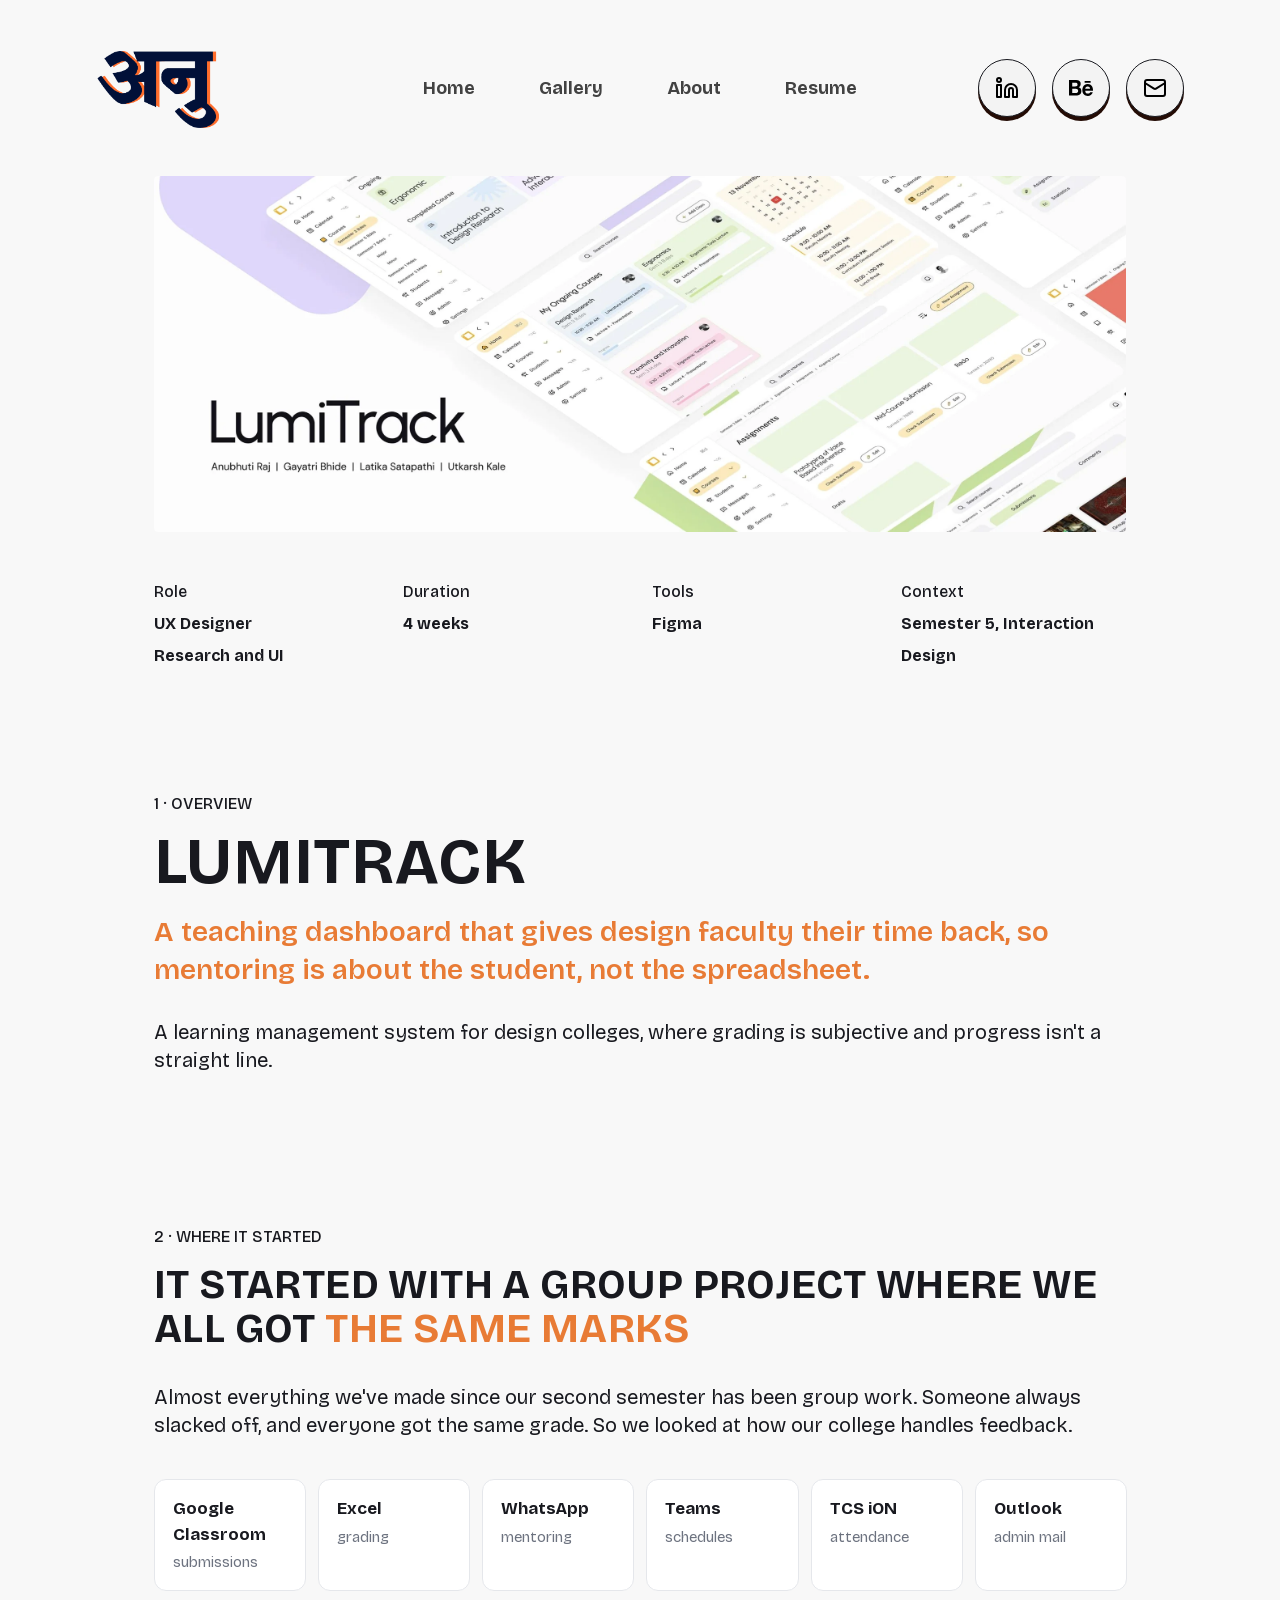
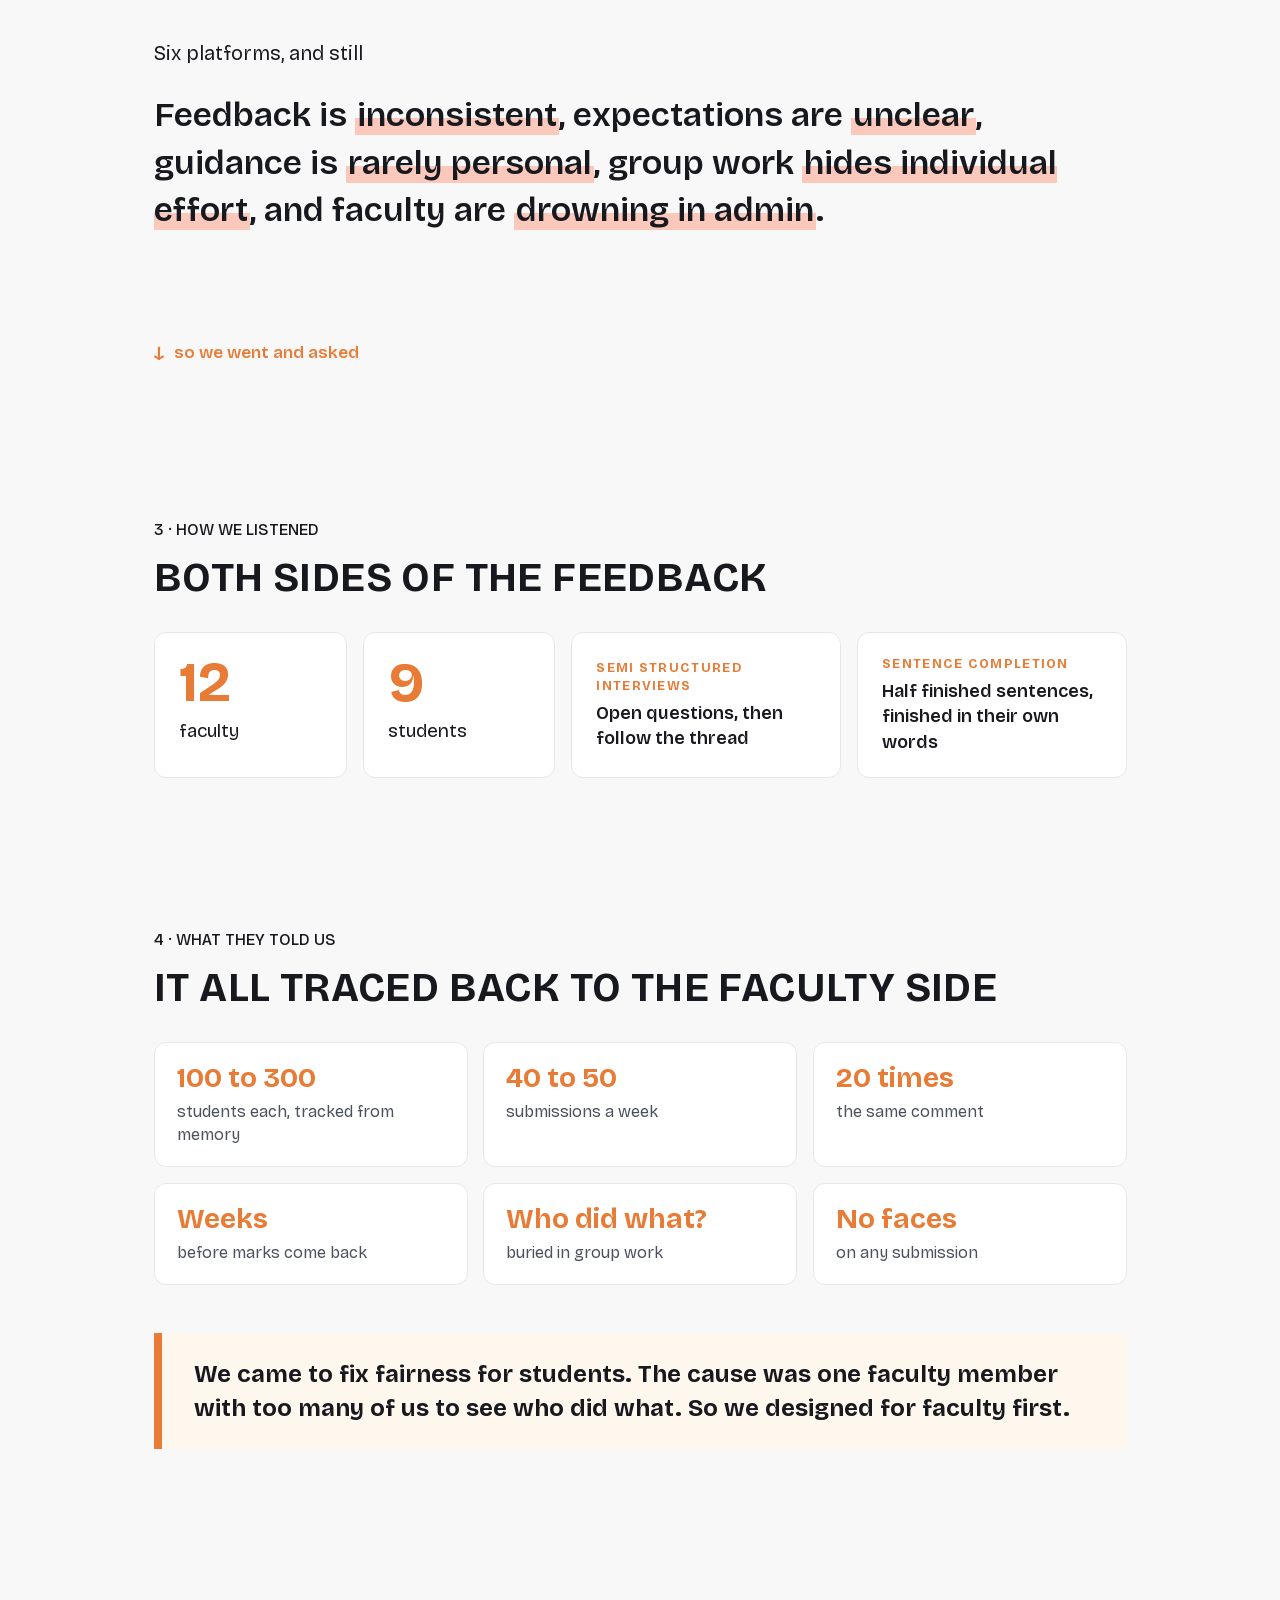
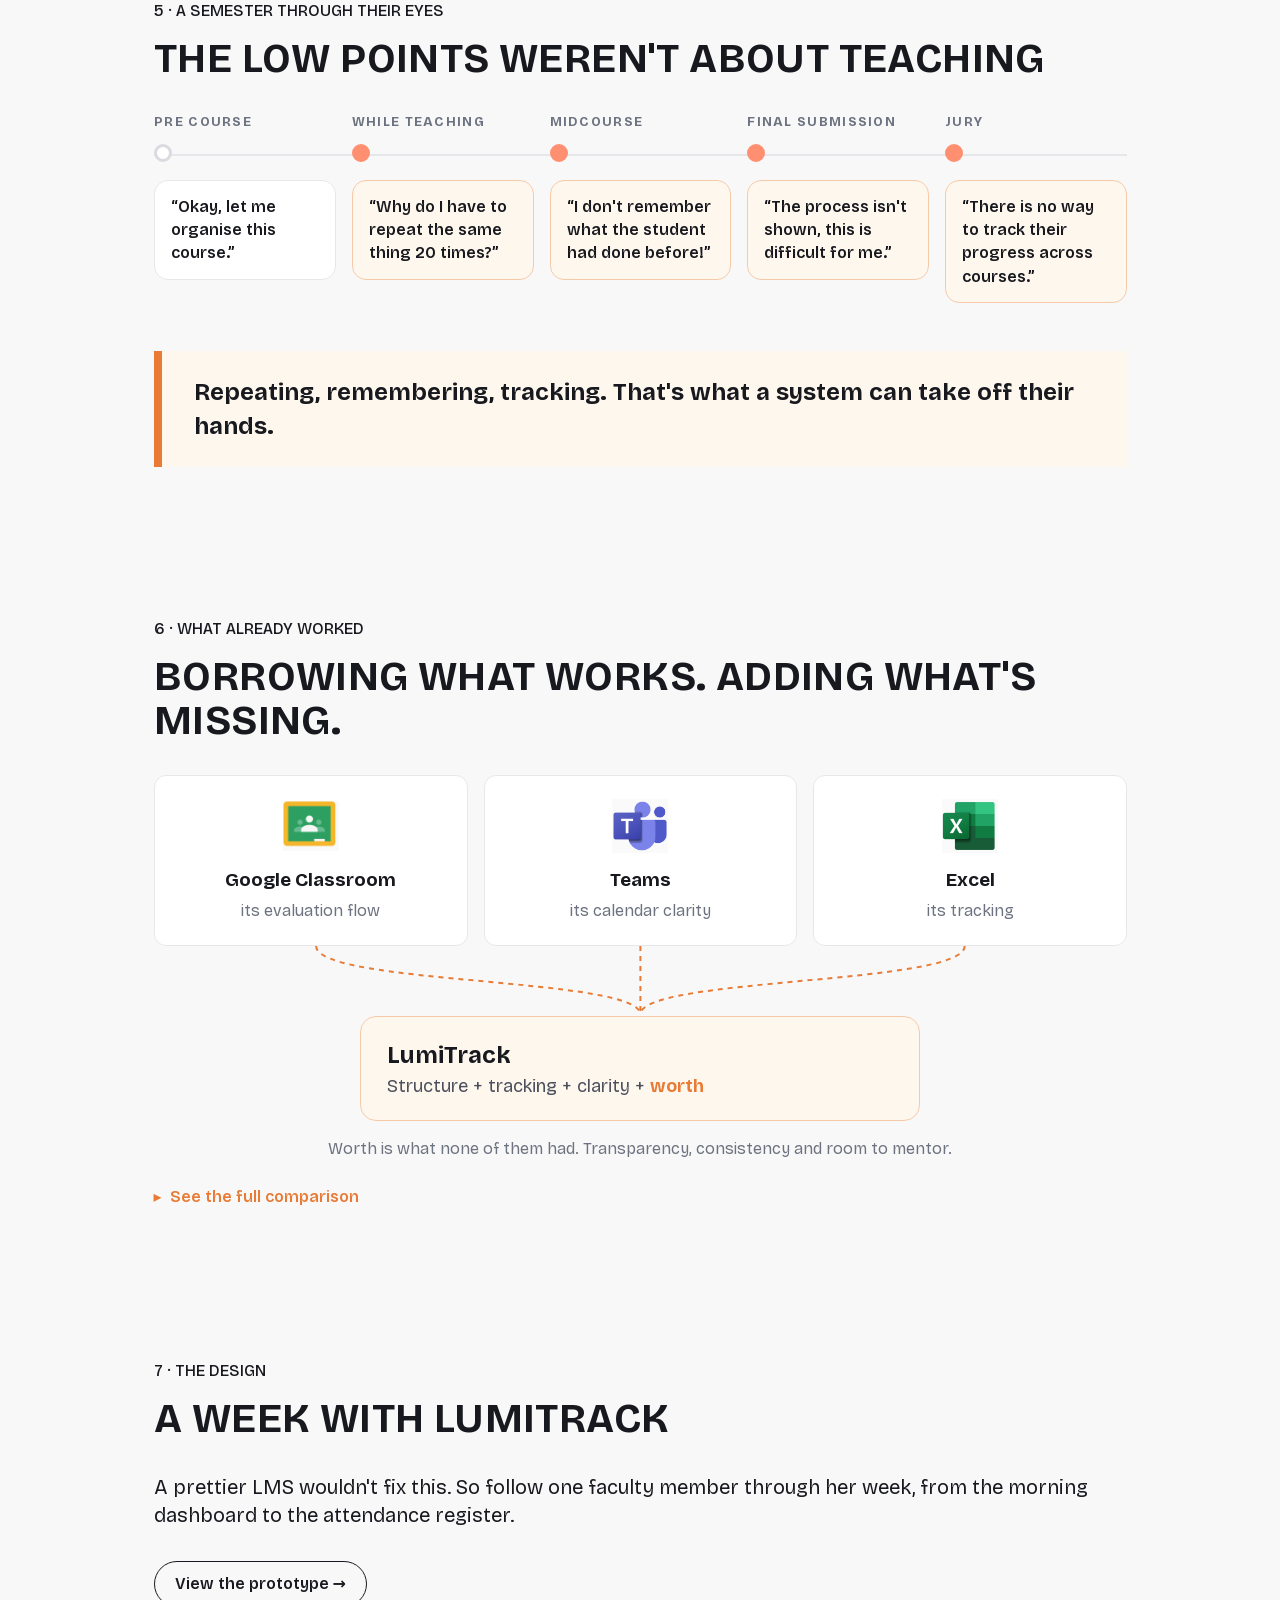
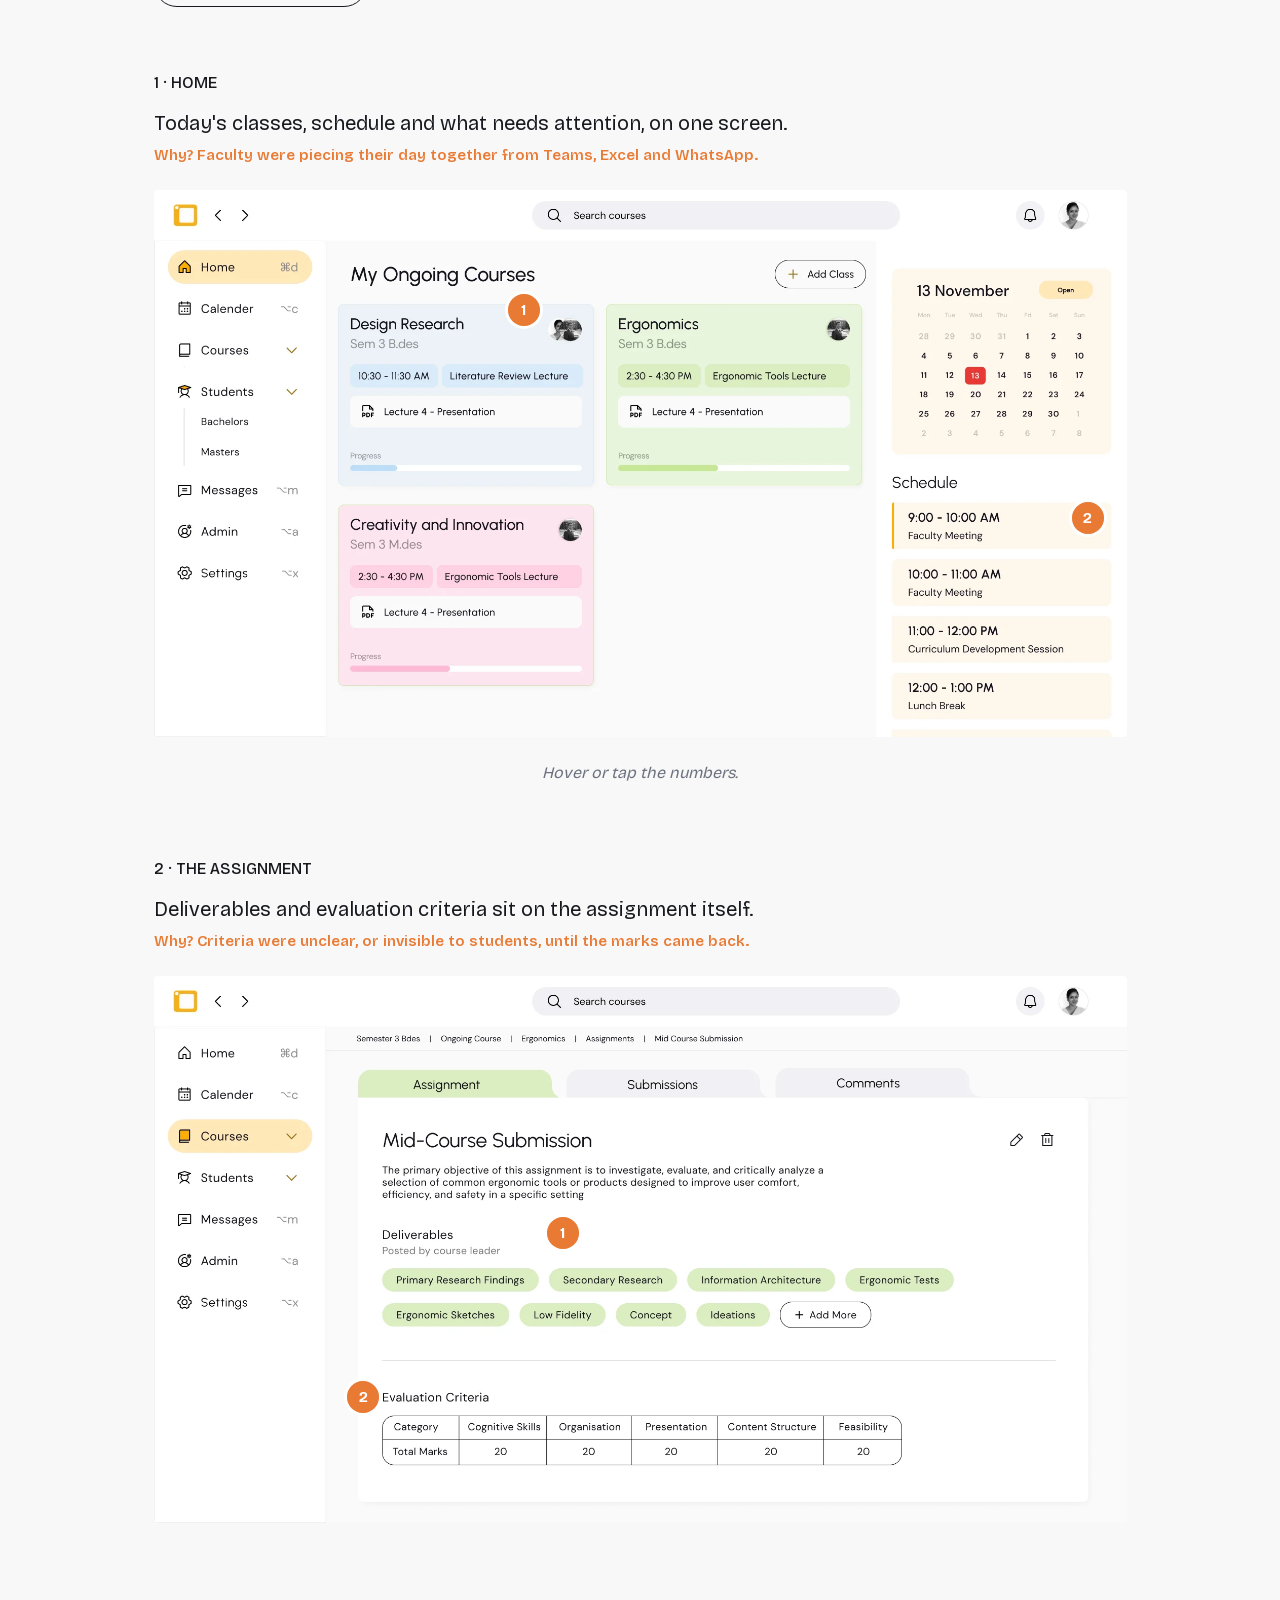
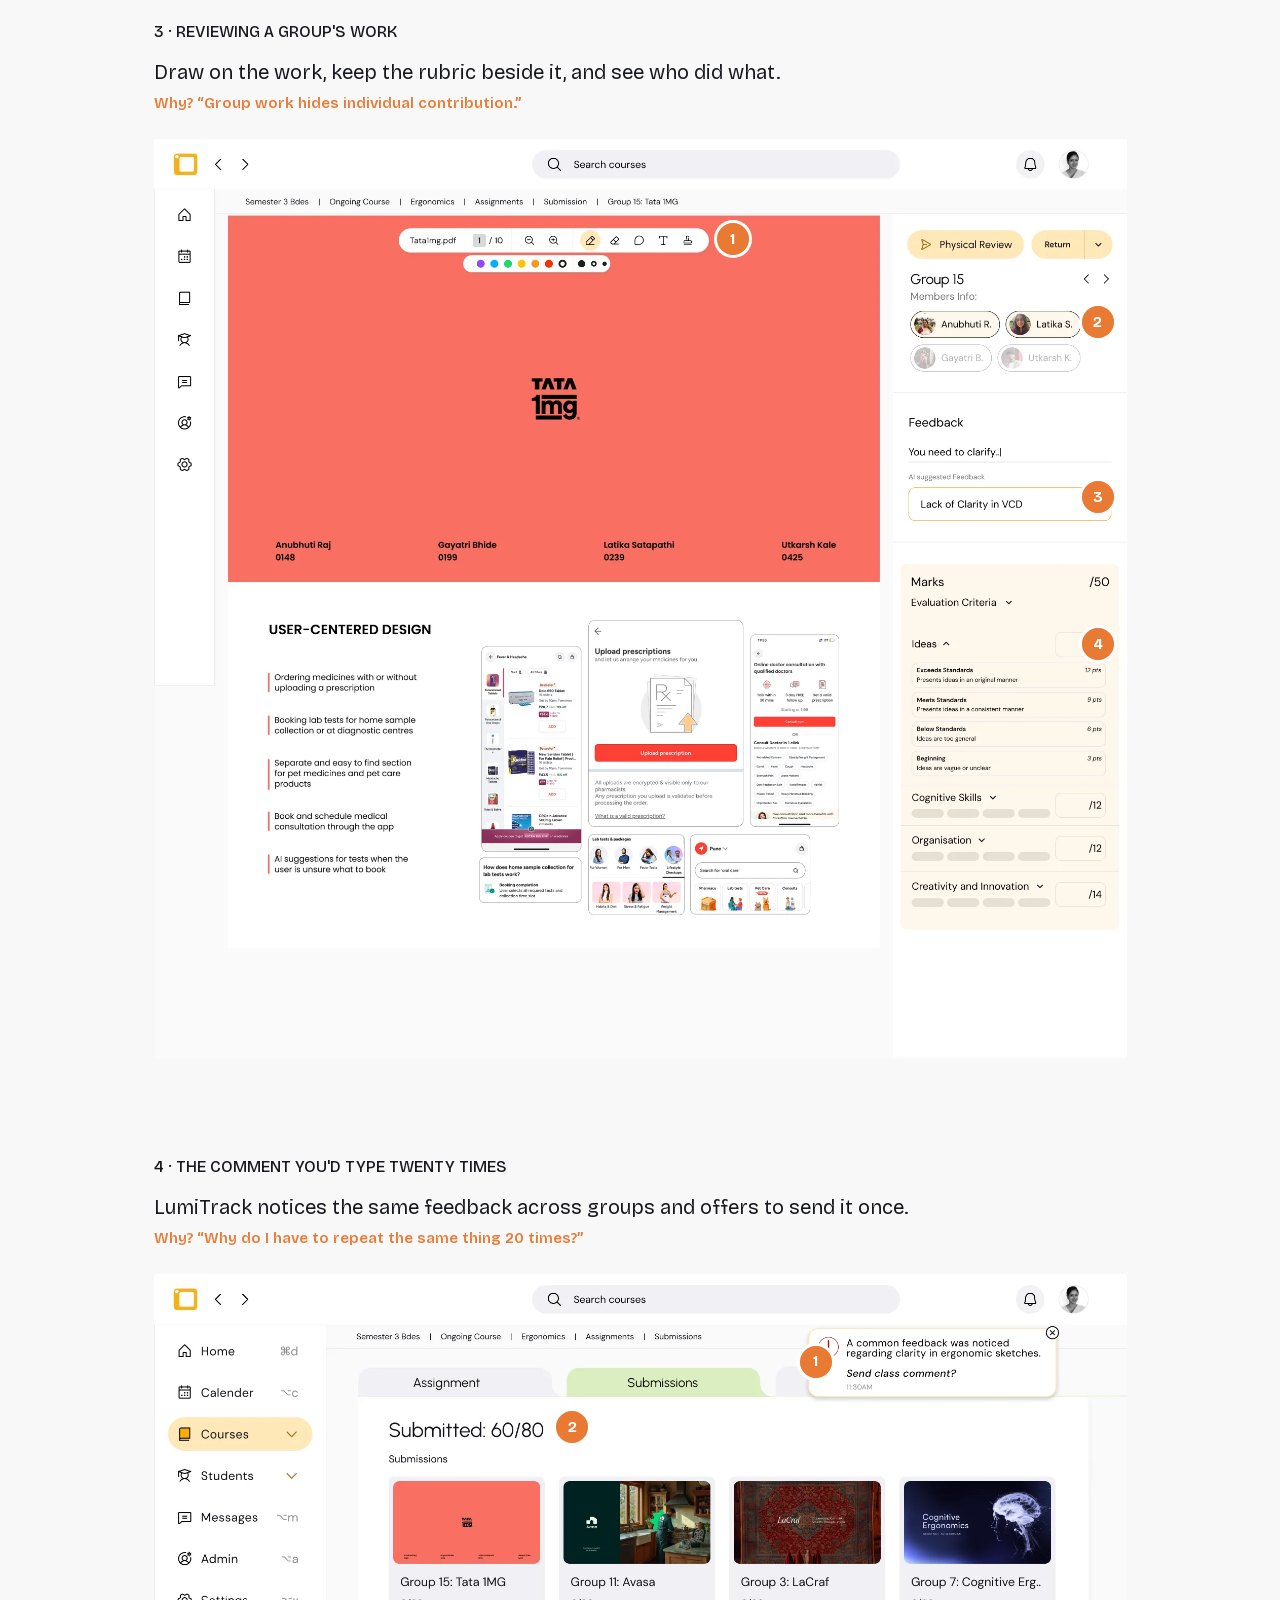
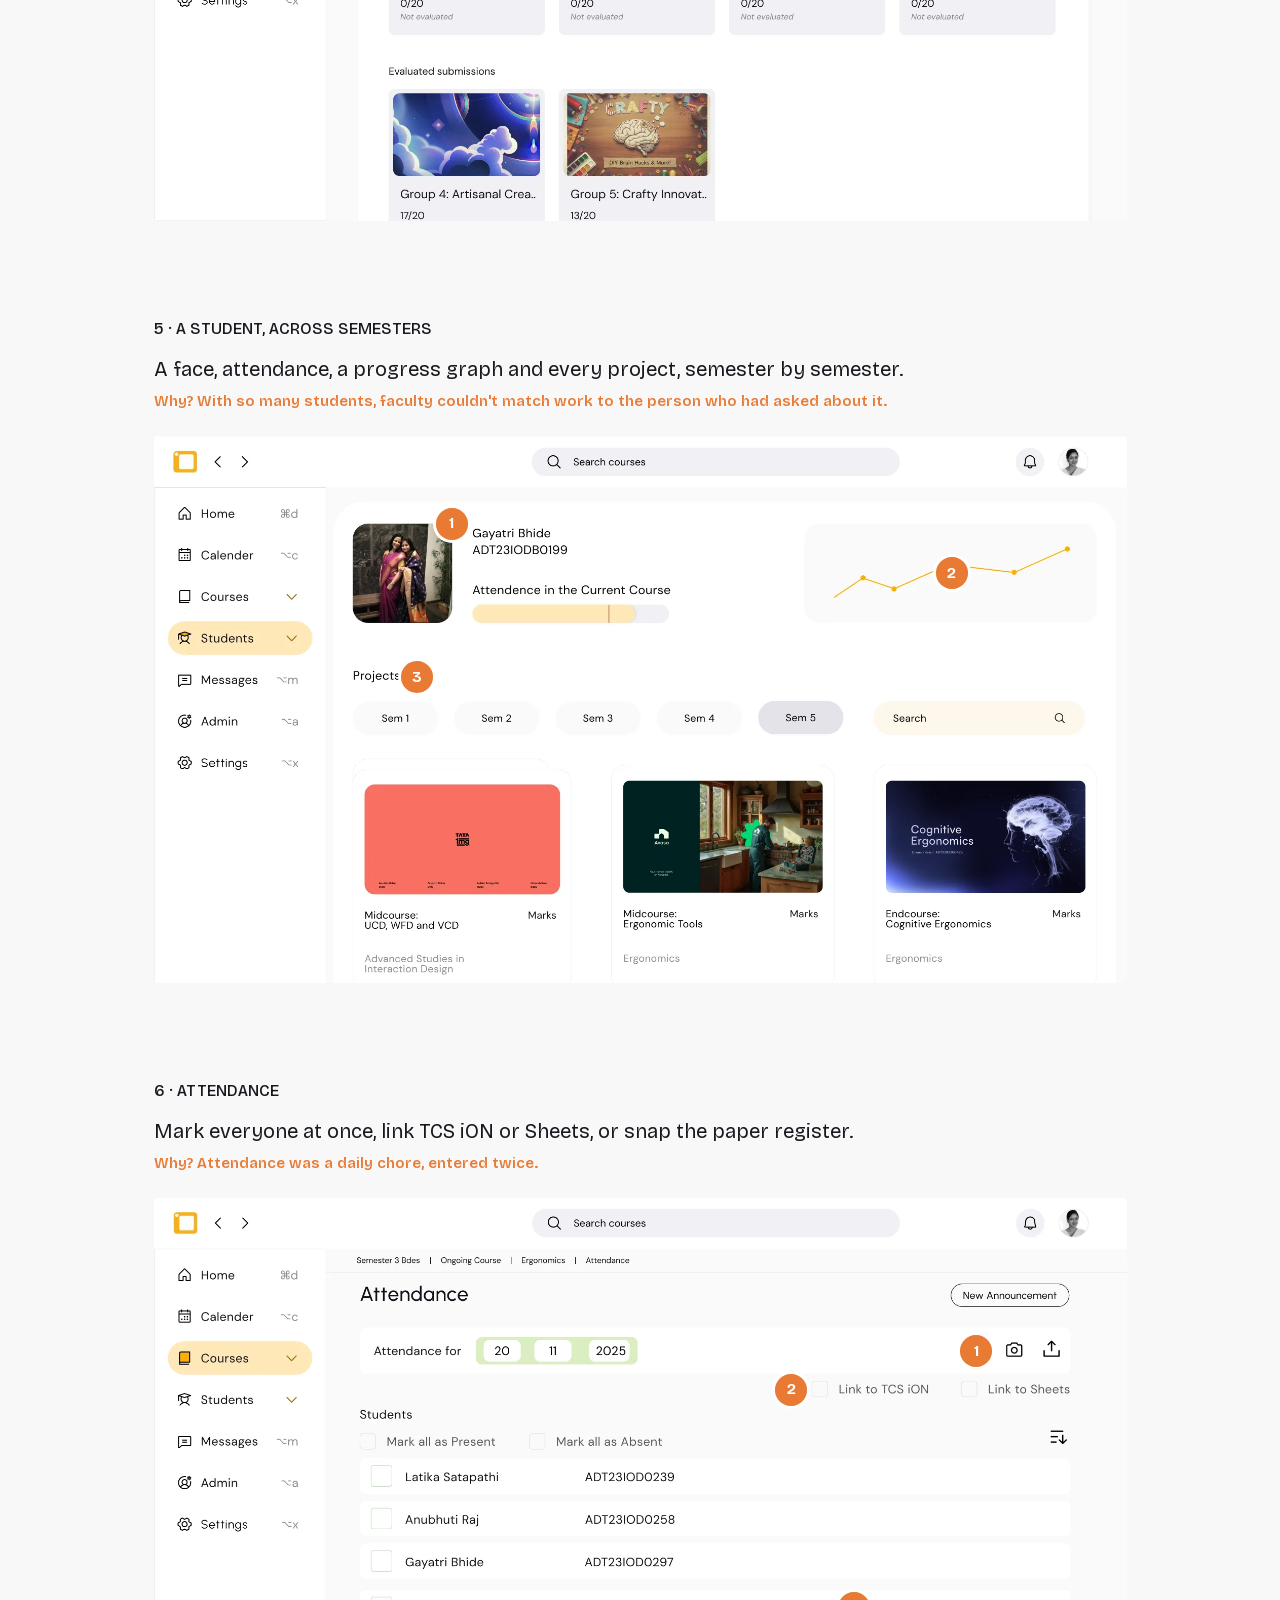
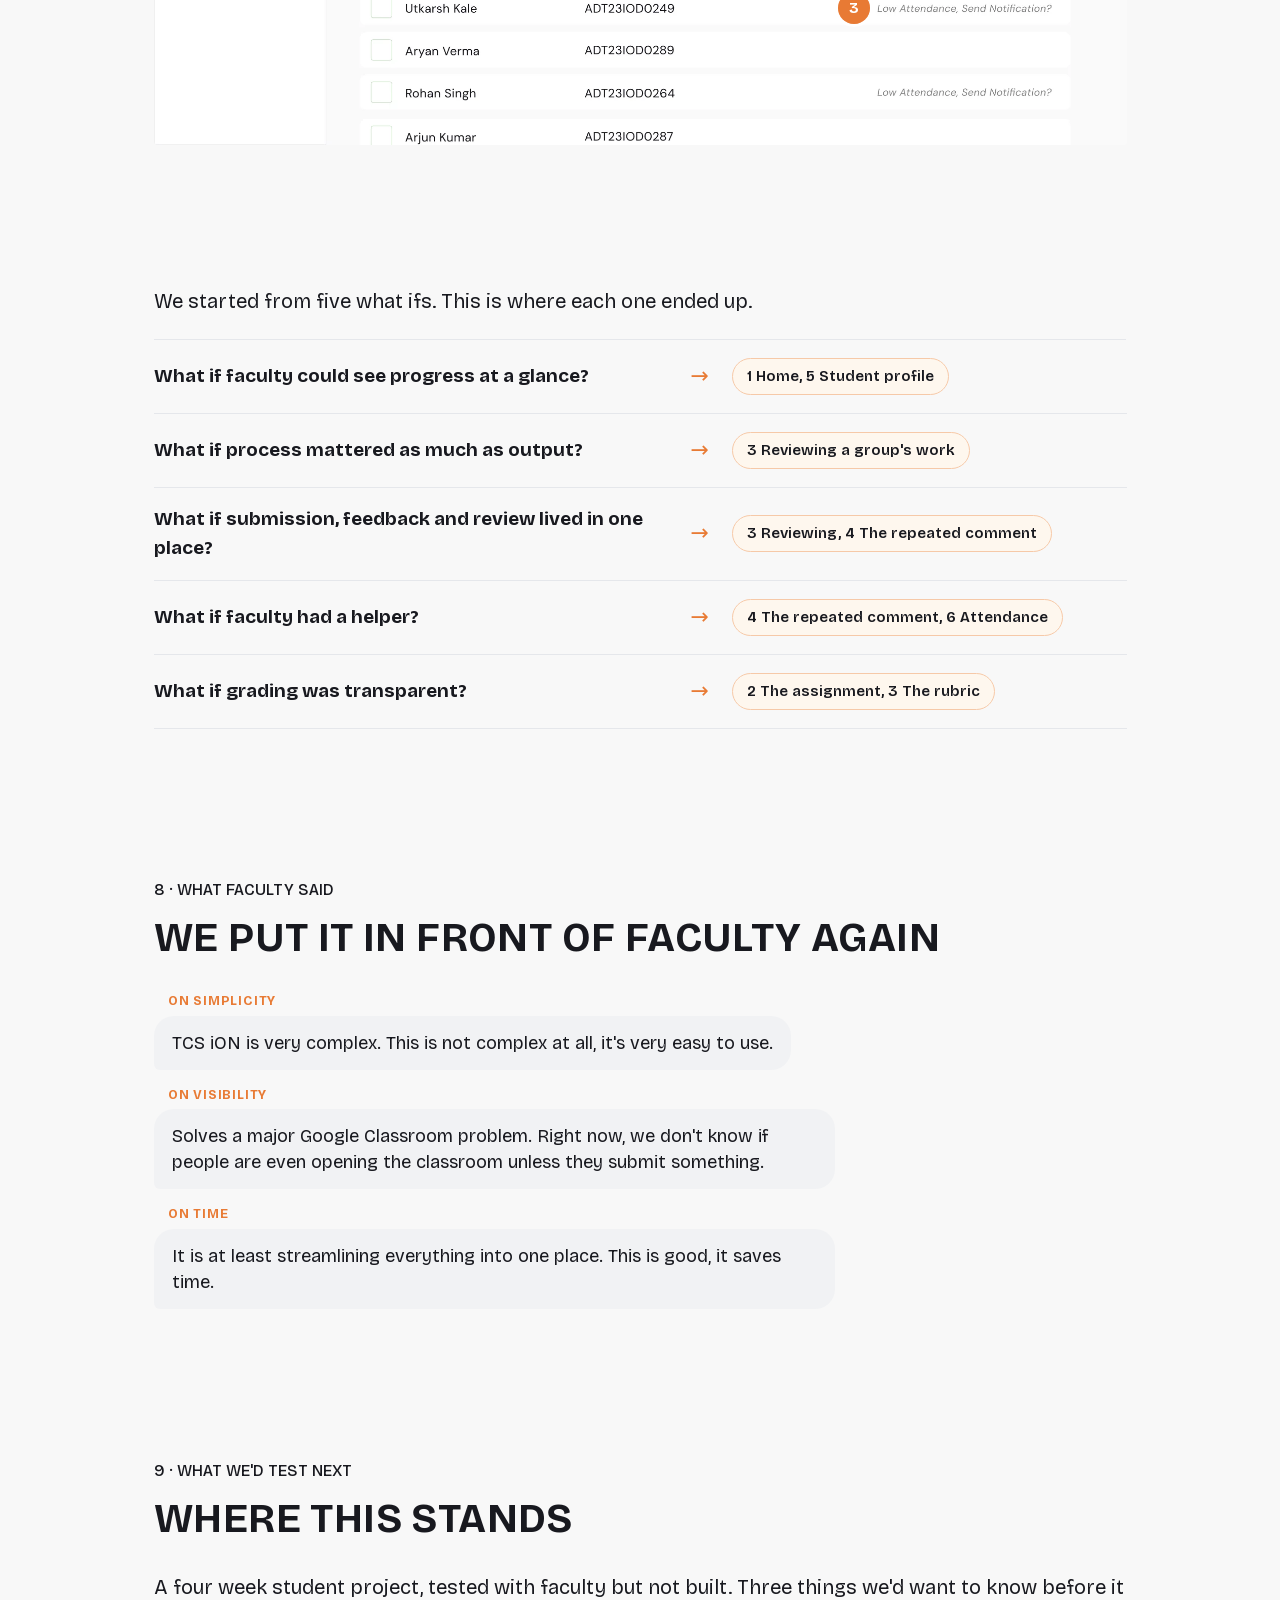
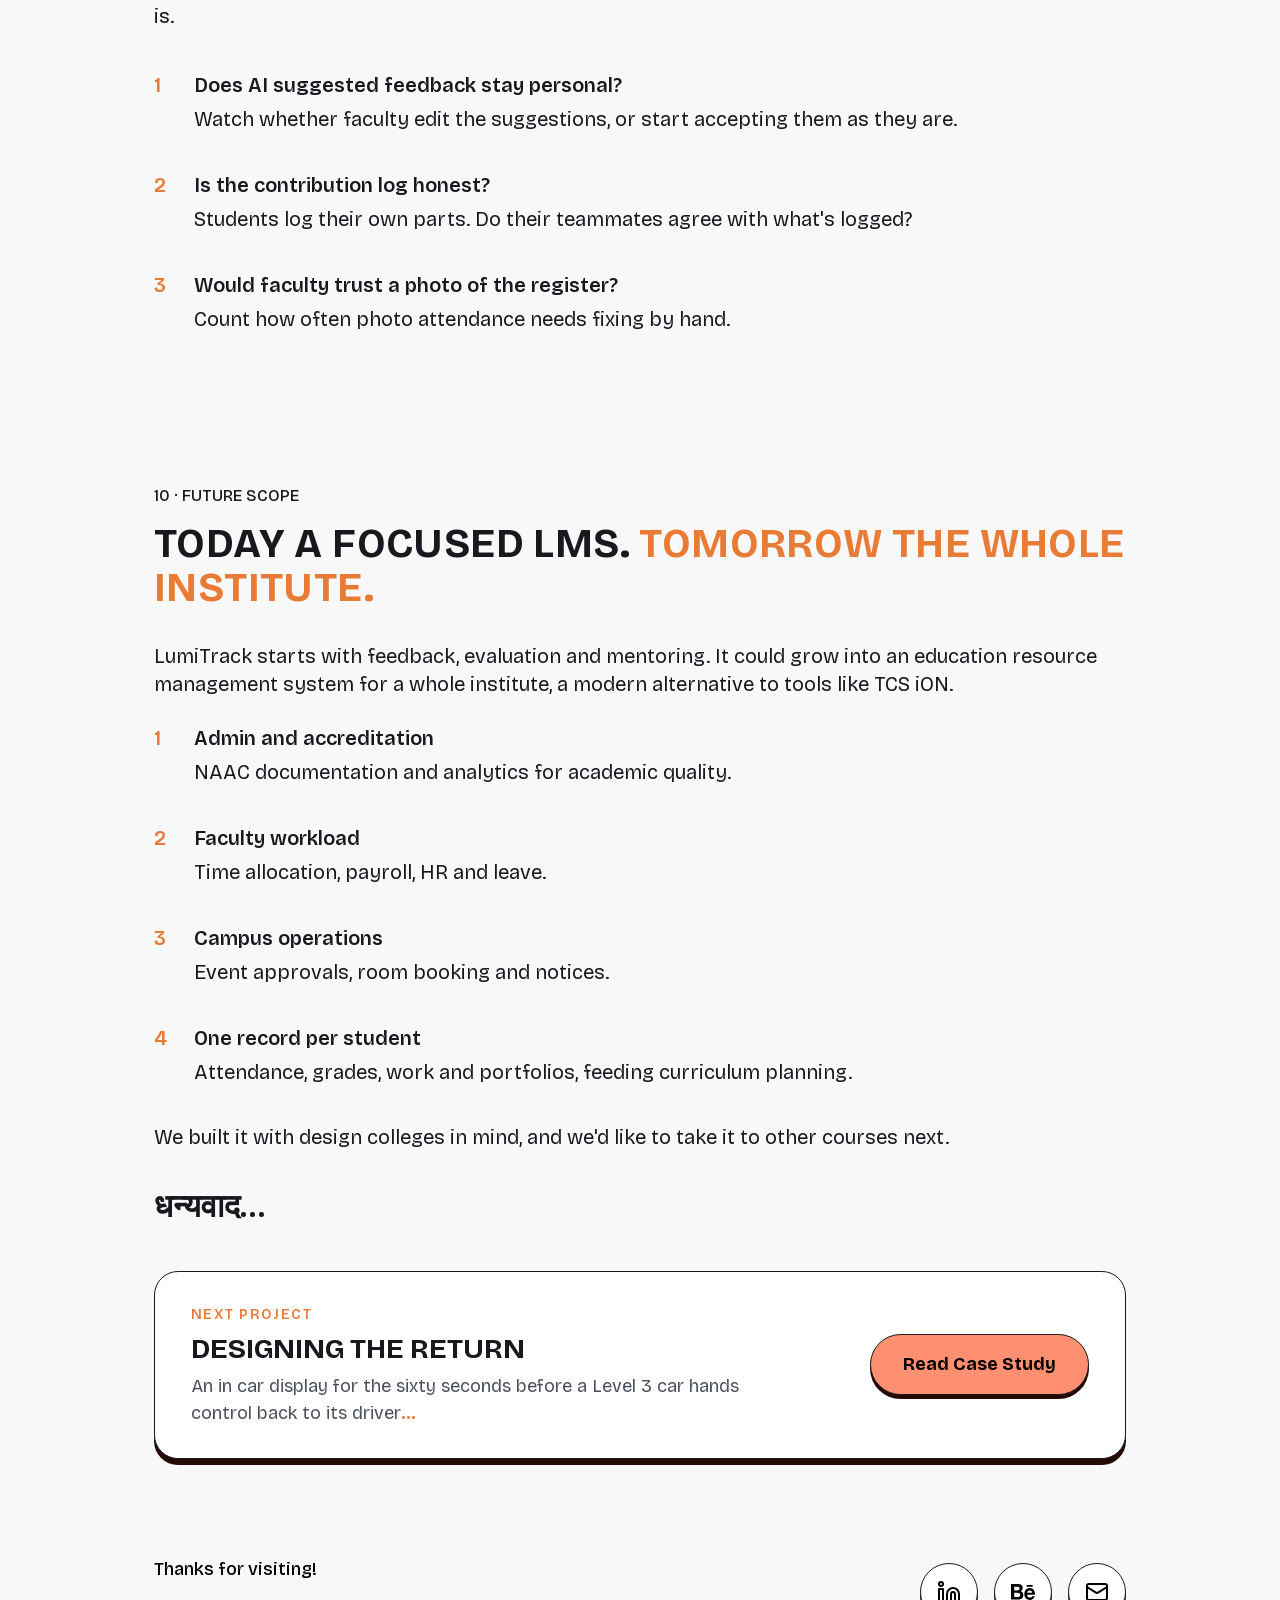
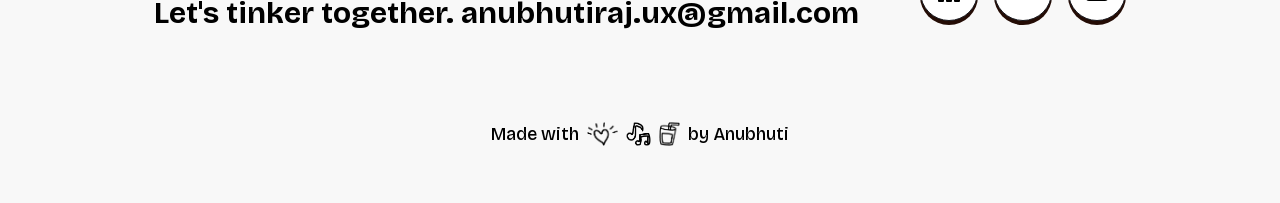
<file: my-work/project-3/index.html>
<!DOCTYPE html>
<html lang="en">

<head>
  <meta charset="utf-8" />
  <meta name="viewport" content="width=device-width" />
  <title>LumiTrack | Anubhuti Raj</title>
  <link rel="icon" type="image/png" sizes="32x32" href="../../assets/images/favicon-32.png?v=2" />
  <link rel="icon" type="image/png" href="../../assets/images/browsericon.png?v=2" />
  <link rel="shortcut icon" href="../../favicon.ico?v=2" />
  <link rel="apple-touch-icon" href="../../assets/images/apple-touch-icon.png?v=2" />

  <!-- Site-wide styles (same file the homepage uses) -->
  <link rel="preload" href="../../assets/fonts/f9c47219ac0af4ab.p.woff2" as="font" type="font/woff2" crossorigin />
  <link rel="stylesheet" href="../../css/style.css?v=20261009a" />
  <!-- Shared header/footer styles -->
  <link rel="stylesheet" href="../../partials/shared.css?v=20261011a" />
  <!-- Case-study layout styles (plain CSS, reusable across future case studies) -->
  <link rel="stylesheet" href="../../assets/css/case-study.css?v=20261005g" />
  <!-- Inter, the product's own typeface, for the design system samples -->
  <link rel="preconnect" href="https://fonts.googleapis.com" />
  <link rel="preconnect" href="https://fonts.gstatic.com" crossorigin />
  <link rel="stylesheet" href="https://fonts.googleapis.com/css2?family=Inter:wght@300;400;500;600;700&display=swap" />


  <style>
/* Case study 2 layout: spacing, headings, scroll reveal, section rail. Scoped to .cs-v2. */
/* ============================================================
   Spacing, heading size and scroll animations.
   Scoped to .cs-v2 so other case studies are unaffected.
============================================================ */

/* Space between sections */
.cs-v2 .cs-section { margin-bottom: 150px; }
.cs-v2 .cs-section:last-of-type { margin-bottom: 0; }
.cs-v2 .cs-meta-grid { margin-bottom: 120px; }

/* Bigger headings */
.cs-v2 .cs-heading { font-size: 40px; line-height: 1.1; margin-bottom: 32px; }

/* Even spacing between the pieces inside a section */
.cs-v2 .cs-mb-32 { margin-bottom: 40px !important; }
.cs-v2 .cs-mb-48 { margin-bottom: 56px !important; }
.cs-v2 .cs-body { margin-bottom: 24px; }
.cs-v2 .cs-storyboard { gap: 40px 24px; }
.cs-v2 .cs-ai-credit { margin-top: 20px; margin-bottom: 64px; }
.cs-v2 .cs-timeline-labels { margin-bottom: 56px; }
.cs-v2 .cs-callout { margin: 0 0 40px 0; }
.cs-v2 .cs-illustration { margin-bottom: 56px; }
.cs-v2 .cs-numbers { margin-bottom: 56px; }
.cs-v2 .cs-section .cs-numbers:last-child { margin-bottom: 0; }
.cs-v2 .cs-stat-row { margin-bottom: 20px; }
.cs-v2 .cs-stat-row:last-of-type { margin-bottom: 40px; }
.cs-v2 .cs-table { margin-bottom: 56px; }
.cs-v2 .cs-gap-card { margin-bottom: 24px; }
.cs-v2 .cs-state-block { margin-bottom: 16px; }
.cs-v2 .cs-state-desc { margin-bottom: 28px; }
.cs-v2 .cs-state-image { margin-bottom: 56px; }
.cs-v2 .cs-trigger { margin-bottom: 56px; }
.cs-v2 .cs-solve-card { margin-bottom: 24px; }
.cs-v2 .cs-reflection-item { margin-bottom: 36px; }
.cs-v2 .cs-sources { margin-top: 56px; }
.cs-v2 h1.cs-heading { font-size: 64px; line-height: 1; margin-bottom: 32px; }
.cs-v2 .cs-eyebrow { margin-bottom: 14px; }

/* ---- Scroll reveal ---- */
.cs-reveal-on .cs-v2 [data-reveal] {
  opacity: 0;
  transform: translateY(28px);
  transition: opacity .8s cubic-bezier(.22,1,.36,1), transform .8s cubic-bezier(.22,1,.36,1);
  will-change: opacity, transform;
}
.cs-reveal-on .cs-v2 [data-reveal].is-in { opacity: 1; transform: none; }
/* Items side by side appear one after another */
.cs-reveal-on .cs-v2 .cs-storyboard > :nth-child(2),
.cs-reveal-on .cs-v2 .cs-storyboard > :nth-child(4),
.cs-reveal-on .cs-v2 .cs-numbers > :nth-child(2),
.cs-reveal-on .cs-v2 .cs-tried-row > :nth-child(3) { transition-delay: .1s; }
.cs-reveal-on .cs-v2 .cs-numbers > :nth-child(3),
.cs-reveal-on .cs-v2 .cs-tried-row > :nth-child(5) { transition-delay: .2s; }
.cs-reveal-on .cs-v2 .cs-numbers > :nth-child(4) { transition-delay: .3s; }
/* Bars draw in from the left */
.cs-reveal-on .cs-v2 .cs-stat-fill { transform: scaleX(0); transform-origin: left; transition: transform 1.1s cubic-bezier(.22,1,.36,1) .25s; }
.cs-reveal-on .cs-v2 .cs-stat-row.is-in .cs-stat-fill { transform: none; }
.cs-reveal-on .cs-v2 .cs-trigger-bar { clip-path: inset(0 100% 0 0 round 8px); transition: clip-path 1.1s cubic-bezier(.22,1,.36,1) .2s; }
.cs-reveal-on .cs-v2 .cs-trigger-row.is-in .cs-trigger-bar { clip-path: inset(0 0 0 0 round 8px); }
/* Problem timeline wipes in */
.cs-v2 .cs-timeline { position: relative; }
.cs-reveal-on .cs-v2 .cs-timeline { transform: none; }
.cs-reveal-on .cs-v2 .cs-timeline::after {
  content: ""; position: absolute; inset: 0; background: #F8F8F8;
  transform-origin: right; transition: transform 1.2s cubic-bezier(.22,1,.36,1) .15s;
}
.cs-reveal-on .cs-v2 .cs-timeline.is-in::after { transform: scaleX(0); }

@media (max-width: 900px) {
  .cs-v2 .cs-section { margin-bottom: 110px; }
  .cs-v2 .cs-meta-grid { margin-bottom: 80px; }
  .cs-v2 .cs-heading { font-size: 30px; }
  .cs-v2 h1.cs-heading { font-size: 44px; }
}
@media (max-width: 560px) {
  .cs-v2 .cs-section { margin-bottom: 88px; }
  .cs-v2 .cs-heading { font-size: 26px; }
  .cs-v2 h1.cs-heading { font-size: 36px; }
}

/* ---- Section rail (left side, wide screens only) ---- */
.cs-v2 > .cs-section[id] { scroll-margin-top: 48px; }
.cs-toc { display: none; }
@media (min-width: 1340px) {
  .cs-toc {
    display: block;
    position: fixed;
    top: 50%;
    left: max(24px, calc((100vw - 1196px) / 2 - 200px));
    transform: translateY(-50%);
    z-index: 40;
    opacity: 0;
    pointer-events: none;
    transition: opacity .4s ease;
    font-family: 'Bricolage Grotesque', system-ui, sans-serif;
  }
  .cs-toc.is-visible { opacity: 1; pointer-events: auto; }
  .cs-toc ol {
    position: relative;
    list-style: none;
    margin: 0;
    padding: 0;
    display: flex;
    flex-direction: column;
    gap: 8px;
  }
  /* thin connecting line */
  .cs-toc ol::before {
    content: "";
    position: absolute;
    left: 13px;
    top: 14px;
    bottom: 14px;
    width: 0;
    border-left: 2px dotted rgba(232, 123, 53, 0.55);
  }
  .cs-toc a {
    position: relative;
    display: block;
    width: 28px;
    height: 28px;
    text-decoration: none;
  }
  .cs-toc a::before {
    content: "";
    position: absolute;
    left: 50%;
    top: 50%;
    width: 12px;
    height: 12px;
    border-radius: 50%;
    border: 2px solid #E87B35;
    background: #F8F8F8;
    transform: translate(-50%, -50%);
    transition: width .25s ease, height .25s ease, background .25s ease;
  }
  .cs-toc a:hover::before { background: #F6C9A8; }
  .cs-toc a.is-active::before { width: 16px; height: 16px; background: #E87B35; }
  .cs-toc a:focus-visible { outline: 2px solid #E87B35; outline-offset: 2px; border-radius: 50%; }
  /* label shows only on hover or keyboard focus */
  .cs-toc-label {
    position: absolute;
    left: 36px;
    top: 50%;
    transform: translate(-4px, -50%);
    white-space: nowrap;
    padding: 5px 12px;
    border-radius: 999px;
    background: #18191F;
    color: #fff;
    font-size: 13px;
    font-weight: 500;
    opacity: 0;
    pointer-events: none;
    transition: opacity .2s ease, transform .2s ease;
  }
  .cs-toc a:hover .cs-toc-label,
  .cs-toc a:focus-visible .cs-toc-label { opacity: 1; transform: translate(0, -50%); }
}


/* ---- Section rail (left side, wide screens only) ---- */
.cs-v2 > .cs-section[id] { scroll-margin-top: 48px; }
.cs-toc { display: none; }
@media (min-width: 1340px) {
  .cs-toc {
    display: block;
    position: fixed;
    top: 50%;
    left: max(24px, calc((100vw - 1196px) / 2 - 200px));
    transform: translateY(-50%);
    z-index: 40;
    opacity: 0;
    pointer-events: none;
    transition: opacity .4s ease;
    font-family: 'Bricolage Grotesque', system-ui, sans-serif;
  }
  .cs-toc.is-visible { opacity: 1; pointer-events: auto; }
  .cs-toc ol {
    position: relative;
    list-style: none;
    margin: 0;
    padding: 0;
    display: flex;
    flex-direction: column;
    gap: 8px;
  }
  /* thin connecting line */
  .cs-toc ol::before {
    content: "";
    position: absolute;
    left: 13px;
    top: 14px;
    bottom: 14px;
    width: 0;
    border-left: 2px dotted rgba(232, 123, 53, 0.55);
  }
  .cs-toc a {
    position: relative;
    display: block;
    width: 28px;
    height: 28px;
    text-decoration: none;
  }
  .cs-toc a::before {
    content: "";
    position: absolute;
    left: 50%;
    top: 50%;
    width: 12px;
    height: 12px;
    border-radius: 50%;
    border: 2px solid #E87B35;
    background: #F8F8F8;
    transform: translate(-50%, -50%);
    transition: width .25s ease, height .25s ease, background .25s ease;
  }
  .cs-toc a:hover::before { background: #F6C9A8; }
  .cs-toc a.is-active::before { width: 16px; height: 16px; background: #E87B35; }
  .cs-toc a:focus-visible { outline: 2px solid #E87B35; outline-offset: 2px; border-radius: 50%; }
  /* label shows only on hover or keyboard focus */
  .cs-toc-label {
    position: absolute;
    left: 36px;
    top: 50%;
    transform: translate(-4px, -50%);
    white-space: nowrap;
    padding: 5px 12px;
    border-radius: 999px;
    background: #18191F;
    color: #fff;
    font-size: 13px;
    font-weight: 500;
    opacity: 0;
    pointer-events: none;
    transition: opacity .2s ease, transform .2s ease;
  }
  .cs-toc a:hover .cs-toc-label,
  .cs-toc a:focus-visible .cs-toc-label { opacity: 1; transform: translate(0, -50%); }
}

/* ---- Pinned five-state screens ---- */
.cs-pin { position: relative; height: 380vh; margin-bottom: 24px; }
.cs-pin-sticky {
  position: absolute;
  top: 0;
  left: 0;
  right: 0;
  height: 100vh;
  display: flex;
  flex-direction: column;
  align-items: center;
  justify-content: center;
  gap: 32px;
}
.cs-pin-screen {
  position: relative;
  width: min(100%, 1100px, calc((100vh - 240px) * 1300 / 760));
  aspect-ratio: 1300 / 760;
  border-radius: 24px;
  overflow: hidden;
  background: #07080f;
  box-shadow: 0 30px 80px -20px var(--pin-glow, rgba(24,25,31,.35)), 0 2px 6px rgba(24,25,31,.08);
  transition: box-shadow .8s ease;
}
.cs-pin-sticky.is-fixed { position: fixed; top: 0; right: auto; z-index: 30; }
.cs-pin-sticky.is-after { top: auto; bottom: 0; }
.cs-pin-frame { position: absolute; inset: 0; width: 100%; height: 100%; border: 0; display: block; pointer-events: none; background: transparent; }
.cs-pin[data-state="neutral"]  { --pin-glow: rgba(60, 70, 90, .45); }
.cs-pin[data-state="ramp"]     { --pin-glow: rgba(242, 169, 78, .45); }
.cs-pin[data-state="reengage"] { --pin-glow: rgba(242, 150, 40, .65); }
.cs-pin[data-state="alert"]    { --pin-glow: rgba(229, 72, 77, .7); }
.cs-pin[data-state="calm"]     { --pin-glow: rgba(120, 200, 140, .45); }
.cs-pin-img {
  position: absolute;
  inset: 0;
  width: 100%;
  height: 100%;
  object-fit: cover;
  opacity: 0;
  transform: scale(1.02);
  transition: opacity .6s ease, transform .8s cubic-bezier(.22,1,.36,1);
}
.cs-pin-img.is-active { opacity: 1; transform: none; }
.cs-pin-info {
  width: min(100%, 1100px, calc((100vh - 240px) * 1300 / 760));
  display: flex;
  align-items: flex-end;
  justify-content: space-between;
  gap: 32px;
}
.cs-pin-caps { position: relative; flex: 1; min-height: 96px; }
.cs-pin-cap {
  position: absolute;
  inset: 0 0 auto 0;
  opacity: 0;
  transform: translateY(10px);
  transition: opacity .45s ease, transform .45s ease;
}
.cs-pin-cap.is-active { opacity: 1; transform: none; }
.cs-pin-time { margin: 0 0 6px 0; font-size: 15px; font-weight: 600; color: #6C727F; }
.cs-pin-name { margin: 0 0 6px 0; font-size: 26px; font-weight: 700; color: #18191F; }
.cs-pin-name span { color: #E87B35; margin-right: 10px; }
.cs-pin-desc { margin: 0; font-size: 18px; line-height: 1.45; color: #2A2B31; }
.cs-pin-steps { display: flex; gap: 8px; flex-shrink: 0; padding-bottom: 8px; }
.cs-pin-step {
  width: 44px;
  height: 20px;
  padding: 0;
  border: none;
  background: none;
  cursor: pointer;
  display: flex;
  align-items: center;
}
.cs-pin-step span {
  display: block;
  width: 100%;
  height: 4px;
  border-radius: 4px;
  background: #D9DBE0;
  transition: background .4s ease, height .3s ease;
}
.cs-pin-step:hover span { height: 6px; }
.cs-pin-step:focus-visible { outline: 2px solid #E87B35; outline-offset: 2px; border-radius: 4px; }
.cs-pin-step-neutral.is-active span  { background: #6C727F; }
.cs-pin-step-ramp.is-active span     { background: #F7C58A; }
.cs-pin-step-reengage.is-active span { background: #F2A94E; }
.cs-pin-step-alert.is-active span    { background: #E5484D; }
.cs-pin-step-calm.is-active span     { background: #6FBF73; }

@media (max-width: 900px) {
  .cs-pin { height: 320vh; }
  .cs-pin-info { flex-direction: column; align-items: flex-start; gap: 16px; }
  .cs-pin-screen { border-radius: 16px; }
  .cs-pin-name { font-size: 22px; }
  .cs-pin-desc { font-size: 16px; }
  .cs-pin-caps { width: 100%; min-height: 110px; }
}
@media (prefers-reduced-motion: reduce) {
  .cs-pin-img, .cs-pin-cap, .cs-pin-screen { transition: none; }
}

/* ---- Micro interactions ---- */
/* Cards lift on hover. Uses the separate `translate` property so it never fights the scroll reveal. */
.cs-v2 .cs-solve-card,
.cs-v2 .cs-check-card,
.cs-v2 .ds-component-card,
.cs-v2 .ds-statcard,
.cs-v2 .ds-flow-stage,
.cs-v2 .ds-live-ticket {
  transition: translate .35s cubic-bezier(.22,1,.36,1), box-shadow .35s ease, border-color .35s ease;
}
.cs-reveal-on .cs-v2 .cs-solve-card[data-reveal],
.cs-reveal-on .cs-v2 .cs-check-card[data-reveal] {
  transition: opacity .8s cubic-bezier(.22,1,.36,1), transform .8s cubic-bezier(.22,1,.36,1),
              translate .35s cubic-bezier(.22,1,.36,1), box-shadow .35s ease, border-color .35s ease;
}
.cs-v2 .cs-solve-card:hover,
.cs-v2 .cs-check-card:hover,
.cs-v2 .ds-component-card:hover,
.cs-v2 .ds-statcard:hover,
.cs-v2 .ds-flow-stage:hover,
.cs-v2 .ds-live-ticket:hover {
  translate: 0 -4px;
  box-shadow: 0 2px 4px rgba(24,25,31,.04), 0 16px 32px rgba(24,25,31,.09);
  border-color: #F3C9A9;
}

/* Callout: orange bar draws down when it scrolls in */
.cs-reveal-on .cs-v2 .cs-callout[data-reveal] {
  border-left-color: transparent;
  background-image: linear-gradient(#E87B35, #E87B35);
  background-repeat: no-repeat;
  background-origin: border-box;
  background-clip: border-box;
  background-position: left top;
  background-size: 8px 0%;
  transition: opacity .8s cubic-bezier(.22,1,.36,1), transform .8s cubic-bezier(.22,1,.36,1),
              background-size .9s cubic-bezier(.22,1,.36,1) .25s;
}
.cs-reveal-on .cs-v2 .cs-callout[data-reveal].is-in { background-size: 8px 100%; }

/* Comparison table: ticks and crosses pop in, row by row */
.cs-reveal-on .cs-v2 .cs-compare-table .cs-compare-mark {
  opacity: 0;
  transform: scale(.4);
  transition: opacity .35s ease, transform .45s cubic-bezier(.34,1.56,.64,1);
}
.cs-reveal-on .cs-v2 .cs-compare-table.is-in .cs-compare-mark { opacity: 1; transform: none; }
.cs-reveal-on .cs-v2 .cs-compare-row:nth-child(2) .cs-compare-mark { transition-delay: .25s; }
.cs-reveal-on .cs-v2 .cs-compare-row:nth-child(3) .cs-compare-mark { transition-delay: .35s; }
.cs-reveal-on .cs-v2 .cs-compare-row:nth-child(4) .cs-compare-mark { transition-delay: .45s; }
.cs-reveal-on .cs-v2 .cs-compare-row:nth-child(5) .cs-compare-mark { transition-delay: .55s; }
.cs-reveal-on .cs-v2 .cs-compare-row:nth-child(6) .cs-compare-mark { transition-delay: .65s; }
.cs-reveal-on .cs-v2 .cs-compare-row:nth-child(7) .cs-compare-mark { transition-delay: .75s; }
.cs-v2 .cs-compare-row { transition: background .25s ease; }
.cs-v2 .cs-compare-row:not(.cs-compare-head):hover { background: #FEF7EE; }

/* Personas: illustration slides in from its side, chat bubble pops up after the card */
.cs-reveal-on .cs-v2 .cs-persona-flank[data-reveal] .cs-persona-flank-figure {
  opacity: 0; transform: translateX(-28px);
  transition: opacity .7s ease .15s, transform .8s cubic-bezier(.22,1,.36,1) .15s;
}
.cs-reveal-on .cs-v2 .cs-persona-flank[data-reveal] .cs-persona-flank-figure.cs-flip { transform: translateX(28px); }
.cs-reveal-on .cs-v2 .cs-persona-flank[data-reveal].is-in .cs-persona-flank-figure { opacity: 1; transform: none; }
.cs-reveal-on .cs-v2 .cs-persona-flank[data-reveal] .cs-chat-bubble {
  opacity: 0; transform: translateY(8px) scale(.96); transform-origin: left bottom;
  transition: opacity .45s ease .55s, transform .5s cubic-bezier(.34,1.56,.64,1) .55s;
}
.cs-reveal-on .cs-v2 .cs-persona-flank[data-reveal].is-in .cs-chat-bubble { opacity: 1; transform: none; }

/* Screenshots: gentle zoom on hover */
.cs-v2 .cs-hero-image[data-reveal] { overflow: hidden; border-radius: 4px; }
.cs-v2 .cs-hero-image[data-reveal] img { transition: transform .7s cubic-bezier(.22,1,.36,1); }
.cs-v2 .cs-hero-image[data-reveal]:hover img { transform: scale(1.015); }

/* Reflection numbers nudge on hover */
.cs-v2 .cs-reflection-num { display: inline-block; transition: transform .3s ease; }
.cs-v2 .cs-reflection-item:hover .cs-reflection-num { transform: translateX(4px); }

@media (prefers-reduced-motion: reduce) {
  .cs-v2 * { transition-duration: .01ms !important; }
}

/* ---- Design system additions: type, spacing, radius, assistant, accessibility ---- */
.cs-v2 .ds-type, .cs-v2 .ds-chat, .cs-v2 .ds-a11y, .cs-v2 .ds-scale-card { font-family: 'Inter', system-ui, sans-serif; }
.cs-v2 .ds-type { background: #fff; border: 1px solid #E5E7EB; border-radius: 12px; overflow: hidden; }
.cs-v2 .ds-type-row { display: grid; grid-template-columns: 200px 1fr; gap: 24px; align-items: center; padding: 16px 24px; border-bottom: 1px solid #F0F1F3; transition: background .25s ease; }
.cs-v2 .ds-type-row:last-child { border-bottom: none; }
.cs-v2 .ds-type-row:hover { background: #F7FAFE; }
.cs-v2 .ds-type-name { display: block; font-size: 13px; font-weight: 600; color: #18191F; }
.cs-v2 .ds-type-spec { display: block; font-size: 12px; color: #6C727F; margin-top: 2px; }
.cs-v2 .ds-type-sample { margin: 0; color: #0B1220; white-space: nowrap; overflow: hidden; text-overflow: ellipsis; }

.cs-v2 .ds-scale-grid { display: grid; grid-template-columns: 1fr 1fr; gap: 20px; }
.cs-v2 .ds-scale-card { background: #fff; border: 1px solid #E5E7EB; border-radius: 12px; padding: 24px; }
.cs-v2 .ds-space-row { display: grid; grid-template-columns: 64px 1fr auto; align-items: center; gap: 16px; padding: 7px 0; }
.cs-v2 .ds-space-bar { display: block; height: 20px; width: var(--w); background: #307FE1; border-radius: 2px; transition: width .9s cubic-bezier(.22,1,.36,1); }
.cs-reveal-on .cs-v2 .ds-block:not(.ds-in) .ds-space-bar { width: 0; }
.cs-v2 .ds-space-name { font-size: 13px; font-weight: 500; color: #18191F; }
.cs-v2 .ds-space-val { font-size: 12px; color: #6C727F; font-variant-numeric: tabular-nums; }
.cs-v2 .ds-radius-row { display: grid; grid-template-columns: repeat(4, 1fr); gap: 16px; margin-top: 8px; }
.cs-v2 .ds-radius-item { display: flex; flex-direction: column; gap: 4px; }
.cs-v2 .ds-radius-box { display: block; width: 100%; aspect-ratio: 1; max-width: 80px; background: #307FE1; margin-bottom: 6px; transition: transform .3s ease; }
.cs-v2 .ds-radius-item:hover .ds-radius-box { transform: scale(1.06); }

/* Assistant components, values from the Figma file */
.cs-v2 .ds-chat { background: #F5F7FA; border: 1px solid #E6E9EE; border-radius: 16px; padding: 28px; }
.cs-v2 .ds-chat-chips { display: flex; flex-wrap: wrap; gap: 8px; margin-bottom: 24px; }
.cs-v2 .ds-chip { font-family: inherit; font-size: 13px; font-weight: 600; line-height: 19.5px; color: #55606E; background: #fff; border: 1.5px solid #E6E9EE; border-radius: 100px; padding: 6px 14px; cursor: pointer; transition: border-color .2s ease, color .2s ease, background .2s ease, translate .2s ease; }
.cs-v2 .ds-chip:hover { border-color: #307FE1; color: #0A0A5F; translate: 0 -1px; }
.cs-v2 .ds-chip.is-on { background: #0A0A5F; border-color: #0A0A5F; color: #fff; }
.cs-v2 .ds-chip:focus-visible, .cs-v2 .ds-resolve-btn:focus-visible, .cs-v2 .ds-ticket-card-btn:focus-visible { outline: 2px solid #307FE1; outline-offset: 2px; }
.cs-v2 .ds-chat-thread { display: flex; flex-direction: column; gap: 12px; }
.cs-v2 .ds-msg-user { display: flex; justify-content: flex-end; align-items: flex-end; gap: 10px; }
.cs-v2 .ds-bubble-user { background: #0A0A5F; color: #fff; font-size: 14px; font-weight: 500; line-height: 21.7px; padding: 11px 16px; border-radius: 16px 16px 5px 16px; max-width: 520px; }
.cs-v2 .ds-avatar { flex: none; width: 28px; height: 28px; border-radius: 14px; background: #307FE1; color: rgba(255,255,255,.7); font-size: 10px; font-weight: 700; display: flex; align-items: center; justify-content: center; }
.cs-v2 .ds-msg-bot { display: flex; align-items: flex-start; gap: 10px; }
.cs-v2 .ds-orb { flex: none; width: 24px; height: 24px; margin-top: 4px; border-radius: 50%; border: 2px solid #395BC0; background: radial-gradient(circle at 35% 30%, #fff, #C8E6FF 60%, #DEF0FF); box-shadow: 0 0 16px rgba(0,94,184,.2); }
.cs-v2 .ds-bubble-bot { background: #fff; border: 1.5px solid #E6E9EE; border-radius: 5px 16px 16px 16px; padding: 12px 16px 14px; max-width: 542px; width: 100%; box-sizing: border-box; box-shadow: 0 1px 1px rgba(10,38,71,.04), 0 8px 12px rgba(10,38,71,.06); }
.cs-v2 .ds-bot-text { margin: 0; font-size: 14px; font-weight: 500; line-height: 22.4px; color: #0B1220; display: flex; align-items: center; gap: 8px; flex-wrap: wrap; }
.cs-v2 .ds-guide { display: flex; align-items: center; gap: 10px; margin-top: 10px; padding: 12px; background: #FAFBFD; border: 1px solid #E7E9EF; border-radius: 10px; transition: border-color .2s ease; }
.cs-v2 .ds-guide:hover { border-color: #C0D9F8; }
.cs-v2 .ds-guide-icon { flex: none; width: 39px; height: 39px; border-radius: 6px; background: #C0D9F8; color: #0A0A5F; font-size: 28px; font-weight: 300; display: flex; align-items: center; justify-content: center; line-height: 1; }
.cs-v2 .ds-guide-title { display: block; font-size: 14px; font-weight: 600; color: #000; line-height: 20px; }
.cs-v2 .ds-guide-meta { display: block; font-size: 12px; color: #8A93A0; line-height: 18px; }
.cs-v2 .ds-resolve { display: flex; gap: 8px; margin-top: 10px; flex-wrap: wrap; }
.cs-v2 .ds-resolve-btn { font-family: inherit; font-size: 12px; font-weight: 600; line-height: 22.4px; padding: 5px 14px; border-radius: 9px; background: #fff; border: 1px solid #E7E9EF; color: #55606E; cursor: pointer; transition: background .2s ease, border-color .2s ease, color .2s ease; }
.cs-v2 .ds-resolve-btn:hover { border-color: #A1A9AC; color: #0B1220; }
.cs-v2 .ds-resolve-alt { border-color: #395BC0; color: #395BC0; }
.cs-v2 .ds-resolve-alt:hover { background: #F2F6FD; color: #395BC0; border-color: #395BC0; }
.cs-v2 .ds-resolve-btn[aria-pressed="true"] { background: #0A0A5F; border-color: #0A0A5F; color: #fff; }
.cs-v2 .ds-reveal-slot { display: none; }
.cs-v2 .ds-reveal-slot.is-shown { display: flex; animation: dsSlotIn .5s cubic-bezier(.22,1,.36,1); }
@keyframes dsSlotIn { from { opacity: 0; transform: translateY(10px); } to { opacity: 1; transform: none; } }
.cs-v2 .ds-ticket-card { display: flex; align-items: center; justify-content: space-between; gap: 16px; padding: 20px 21px; border-radius: 13px; background: linear-gradient(127deg, #395BC0 65.7%, #0A0A5F 110%); }
.cs-v2 .ds-ticket-card-title { margin: 0 0 4px 0; font-size: 14px; font-weight: 600; line-height: 22.4px; color: #fff; }
.cs-v2 .ds-ticket-card-meta { margin: 0; font-size: 12px; font-weight: 500; line-height: 17px; color: #ACB7C6; }
.cs-v2 .ds-ticket-card-btn { flex: none; font-family: inherit; font-size: 14px; font-weight: 600; padding: 7px 16px; border-radius: 10px; border: none; background: #C0D9F8; color: #000; cursor: pointer; transition: background .2s ease, translate .2s ease; }
.cs-v2 .ds-ticket-card-btn:hover { background: #fff; translate: 0 -1px; }

/* Accessibility audit table */
.cs-v2 .ds-a11y { background: #fff; border: 1px solid #E5E7EB; border-radius: 12px; overflow: hidden; }
.cs-v2 .ds-a11y-row { display: grid; grid-template-columns: 1fr 90px 80px 90px; gap: 16px; align-items: center; padding: 12px 20px; border-bottom: 1px solid #F0F1F3; font-size: 13px; color: #18191F; transition: background .25s ease; }
.cs-v2 .ds-a11y-row:last-child { border-bottom: none; }
.cs-v2 .ds-a11y-row:not(.ds-a11y-head):hover { background: #FAFBFD; }
.cs-v2 .ds-a11y-head { background: #FAFAFA; font-size: 12px; font-weight: 600; color: #6C727F; }
.cs-v2 .ds-a11y-pair code { font-family: "SFMono-Regular", Consolas, Menlo, monospace; font-size: 12px; color: #0B1220; }
.cs-v2 .ds-a11y-note { display: block; margin-top: 4px; font-size: 12px; color: #6C727F; line-height: 1.45; }
.cs-v2 .ds-a11y-ratio { font-weight: 600; font-variant-numeric: tabular-nums; }
.cs-v2 .ds-a11y-needs { color: #6C727F; font-variant-numeric: tabular-nums; }
.cs-v2 .ds-a11y-pill { display: inline-block; font-size: 11px; font-weight: 700; letter-spacing: .04em; text-transform: uppercase; padding: 3px 10px; border-radius: 999px; }
.cs-v2 .ds-a11y-pass .ds-a11y-pill { background: #E9F5EC; color: #1F6B45; }
.cs-v2 .ds-a11y-fixed .ds-a11y-pill { background: #FEF0DC; color: #8A5300; }
.cs-v2 .ds-a11y-fixed { background: #FFFCF7; }
.cs-v2 .ds-a11y-na .ds-a11y-pill { background: #F0F1F2; color: #6C727F; }

@media (max-width: 900px) {
  .cs-v2 .ds-scale-grid { grid-template-columns: 1fr; }
  .cs-v2 .ds-type-row { grid-template-columns: 1fr; gap: 6px; }
  .cs-v2 .ds-type-sample { white-space: normal; }
  .cs-v2 .ds-a11y-row { grid-template-columns: 1fr 70px 70px; }
  .cs-v2 .ds-a11y-row > :nth-child(3) { display: none; }
  .cs-v2 .ds-a11y-row > :nth-child(4) { grid-column: 3; }
  .cs-v2 .ds-ticket-card { flex-direction: column; align-items: flex-start; }
  .cs-v2 .ds-chat { padding: 18px; }
}

/* Comparison table: vendor names and logos centered in their header cells */
.cs-v2 .cs-compare-head > .cs-compare-vendor-row { justify-content: center; }
.cs-v2 .cs-compare-head > .cs-compare-vendor { align-items: center; text-align: center; }

/* Case study 2 specifics */
.cs-v2 .cs-found-grid { gap: 24px; margin-bottom: 24px; }
.cs-v2 .cs-found-grid + .cs-found-grid { margin-bottom: 56px; }
.cs-v2 .cs-persona-flank { margin-bottom: 40px; }
.cs-v2 .cs-compare-table { margin-top: 40px !important; margin-bottom: 56px !important; }
.cs-v2 .cs-hero-image[data-reveal] { margin-bottom: 24px; }
.cs-v2 .cs-img-caption { margin-top: 0; }
.cs-v2 .cs-check-grid { margin-bottom: 0; }
.cs-v2 .ds-block { margin-bottom: 96px; }
.cs-v2 .cs-compare-mark.cs-mark-dash { font-size: 15px; color: #8A8F99; }
.cs-reveal-on .cs-v2 .cs-found-grid > :nth-child(2),
.cs-reveal-on .cs-v2 .cs-check-grid > :nth-child(2) { transition-delay: .1s; }
/* ---- Next project (end of case study) ---- */
.cs-next {
  display: flex; align-items: center; justify-content: space-between; gap: 32px;
  margin: 40px 0 16px 0; padding: 32px 36px;
  background: #fff; border: 1px solid #18191F; border-radius: 24px;
  box-shadow: 0 6px 0 #240C05;
  text-decoration: none; color: #18191F;
  transition: translate .3s cubic-bezier(.22,1,.36,1), box-shadow .3s ease;
}
.cs-next:hover { translate: 0 -3px; box-shadow: 0 9px 0 #240C05; }
.cs-next-label { margin: 0 0 8px 0; font-size: 14px; font-weight: 600; letter-spacing: .12em; color: #E87B35; }
.cs-next-title { margin: 0 0 8px 0; font-size: 28px; font-weight: 700; line-height: 1.15; text-transform: uppercase; }
.cs-next-desc { margin: 0; font-size: 18px; line-height: 1.45; color: #4B505C; max-width: 560px; }
.cs-next-desc span { color: #E87B35; font-weight: 700; }
.cs-next-btn {
  flex: none; display: inline-flex; align-items: center;
  padding: 16px 32px; border-radius: 999px; border: 1px solid #18191F;
  background: #FF8F71; color: #000; font-size: 18px; font-weight: 700;
  box-shadow: 0 4px 0 #240C05; transition: background .2s ease;
}
.cs-next:hover .cs-next-btn { background: #FF5A00; }
@media (max-width: 760px) {
  .cs-next { flex-direction: column; align-items: flex-start; padding: 24px; }
  .cs-next-title { font-size: 22px; }
  .cs-next-btn { width: 100%; justify-content: center; box-sizing: border-box; }
}

  
.tms-oneliner { margin: -12px 0 28px; font-size: clamp(21px, 2.3vw, 28px); line-height: 1.35; font-weight: 600; color: #E87B35; }
.ds-why { margin: 10px 0 24px; font-size: 16px; font-weight: 600; line-height: 1.5; color: #E87B35; }
.ds-a11y-sum { display: grid; grid-template-columns: repeat(3, 1fr); gap: 16px; margin: 20px 0 8px; }
.ds-a11y-sum > div { background: #fff; border: 1px solid #E5E7EB; border-radius: 12px; padding: 20px 22px; }
.ds-a11y-sum b { display: block; font-size: 36px; font-weight: 700; color: #E87B35; line-height: 1.1; }
.ds-a11y-sum span { font-size: 16px; color: #18191F; }
.ds-a11y-more summary { cursor: pointer; margin: 8px 0 16px; font-size: 16px; font-weight: 600; color: #E87B35; }
@media (max-width: 640px) { .ds-a11y-sum { grid-template-columns: 1fr; } }
.cs-pin-why { margin: 0; font-size: 15px; font-weight: 600; color: #E87B35; }
.tms-pin .cs-pin-caps { min-height: 118px; }
@media (max-width: 900px) { .cs-pin-why { font-size: 14px; } }
.v2-logic { display: grid; grid-template-columns: 1fr 1fr; gap: 20px; margin-top: 8px; }
.v2-logic .cs-solve-card { margin: 0 !important; }
@media (max-width: 900px) { .v2-logic { grid-template-columns: 1fr; } }
.cs-v2 .cs-callout p { color: #18191F; }
.v2-bridge { display: inline-flex; align-items: center; gap: 10px; margin: 56px 0 0; font-size: 17px; font-weight: 600; color: #E87B35; }
.v2-bridge::before { content: "\2193"; font-size: 20px; }
.cs-reveal-on .v2-bridge::before { animation: v2-nudge 1.8s ease-in-out infinite; }
@keyframes v2-nudge { 0%,100% { transform: none; } 50% { transform: translateY(4px); } }
.v2-part { display: flex; align-items: center; gap: 20px; margin: 0 0 90px; }
.v2-part::after { content: ""; flex: 1; height: 1px; background: #18191F; opacity: .2; }
.v2-part span { font-size: 15px; font-weight: 700; letter-spacing: .16em; color: #18191F; }
.v2-part b { color: #E87B35; font-weight: 700; }
.tms-annot { position: relative; margin: 0 0 24px; }
.tms-annot img { display: block; width: 100%; height: auto; border-radius: 4px; }
.tms-dot { position: absolute; width: 32px; height: 32px; margin: -16px 0 0 -16px; padding: 0; border: 0; border-radius: 50%; background: #E87B35; color: #fff; font: inherit; font-size: 15px; font-weight: 700; cursor: pointer; box-shadow: 0 0 0 3px #fff; z-index: 2; transition: transform .2s ease; }
.tms-num { display: grid; place-items: center; width: 100%; height: 100%; border-radius: 50%; }
.tms-dot::before { content: ""; position: absolute; inset: 0; border-radius: 50%; background: #E87B35; opacity: .4; animation: tms-ping 2.4s ease-out infinite; z-index: -1; }
.tms-dot:hover, .tms-dot:focus-visible, .tms-dot.is-open { z-index: 5; transform: scale(1.1); outline: none; }
.tms-dot:hover::before, .tms-dot:focus-visible::before, .tms-dot.is-open::before { animation: none; opacity: 0; }
@keyframes tms-ping { 0% { transform: scale(1); opacity: .4; } 70%, 100% { transform: scale(1.9); opacity: 0; } }
.tms-tip { position: absolute; left: 50%; bottom: calc(100% + 12px); width: 260px; padding: 16px 18px; background: #fff; border: 1px solid #E5E7EB; border-radius: 12px; color: #2A2B31; font-size: 15px; font-weight: 400; line-height: 1.45; text-align: left; box-shadow: 0 10px 30px -12px rgba(24,25,31,.2); opacity: 0; visibility: hidden; transform: translate(-50%, 6px) scale(.909); transform-origin: center bottom; transition: opacity .2s ease, transform .2s ease, visibility .2s; pointer-events: none; }
.tms-tip b { display: block; margin-bottom: 4px; font-size: 16px; font-weight: 700; color: #18191F; }
.tms-dot:hover .tms-tip, .tms-dot:focus-visible .tms-tip, .tms-dot.is-open .tms-tip { opacity: 1; visibility: visible; transform: translate(-50%, 0) scale(.909); }
.tms-dot.tip-down .tms-tip { bottom: auto; top: calc(100% + 12px); transform-origin: center top; }
.tms-dot.tip-left .tms-tip { left: -6px; transform: translate(0, 6px) scale(.909); transform-origin: left bottom; }
.tms-dot.tip-left:hover .tms-tip, .tms-dot.tip-left:focus-visible .tms-tip, .tms-dot.tip-left.is-open .tms-tip { transform: scale(.909); }
.tms-dot.tip-right .tms-tip { left: auto; right: -6px; transform: translate(0, 6px) scale(.909); transform-origin: right bottom; }
.tms-dot.tip-right:hover .tms-tip, .tms-dot.tip-right:focus-visible .tms-tip, .tms-dot.tip-right.is-open .tms-tip { transform: scale(.909); }
@media (max-width: 700px) { .tms-dot { width: 22px; height: 22px; margin: -11px 0 0 -11px; font-size: 12px; box-shadow: 0 0 0 2px #fff; } .tms-tip { width: 200px; font-size: 14px; padding: 12px 14px; } .tms-tip b { font-size: 15px; } }
@media (prefers-reduced-motion: reduce) { .tms-dot::before { animation: none; } }
.tms-note { margin: 0; font-size: 15px; line-height: 1.5; color: #6C727F; }
.v2-logic + .tms-note { margin-top: 20px; }
.v2-photos { display: grid; grid-template-columns: 1fr 1fr; gap: 16px; margin: 24px 0 0; align-items: start; }
.v2-photos a { display: block; border-radius: 12px; overflow: hidden; border: 1px solid #E5E7EB; background: #fff; cursor: zoom-in; }
.v2-photos img { display: block; width: 100%; height: auto; transition: transform .6s cubic-bezier(.22,1,.36,1); }
.v2-photos a { aspect-ratio: 5 / 4; }
.v2-photos img { height: 100%; object-fit: cover; }
.v2-photos a:not(.v2-zoom):hover img { transform: scale(1.02); }
/* hover magnifier on the full wall */
.v2-zoom { position: relative; }
.v2-lens { position: absolute; z-index: 2; width: 190px; height: 190px; border-radius: 50%; pointer-events: none;
  border: 3px solid #fff; box-shadow: 0 10px 30px rgba(24,25,31,.35), 0 0 0 1px rgba(24,25,31,.15);
  background-repeat: no-repeat; background-color: #d9cdb8; opacity: 0; transform: scale(.8); transition: opacity .2s ease, transform .2s ease; }
.v2-zoom.is-zooming { cursor: none; }
.v2-zoom.is-zooming .v2-lens { opacity: 1; transform: none; }
@media (hover: none) { .v2-lens { display: none; } }
.v2-photos-one { grid-template-columns: 1fr; margin: 0; }
.v2-photos-one a { aspect-ratio: auto; }
@media (max-width: 900px) { .v2-photos { grid-template-columns: 1fr; } }
.lt-oneliner { margin: -12px 0 28px; font-size: clamp(21px, 2.3vw, 28px); line-height: 1.35; font-weight: 600; color: #E87B35; }
.lt-tools { list-style: none; margin: 0 0 48px; padding: 0; display: grid; grid-template-columns: repeat(6, 1fr); gap: 12px; }
.lt-tools li { background: #fff; border: 1px solid #E5E7EB; border-radius: 12px; padding: 16px 18px; }
.lt-tools b { display: block; font-size: 17px; font-weight: 700; color: #18191F; }
.lt-tools span { display: block; margin-top: 4px; font-size: 15px; color: #6C727F; }
@media (max-width: 1100px) { .lt-tools { grid-template-columns: repeat(3, 1fr); } }
@media (max-width: 600px) { .lt-tools { grid-template-columns: repeat(2, 1fr); } }
.lt-problem { margin: 0 0 48px; font-size: clamp(24px, 2.8vw, 34px); line-height: 1.4; font-weight: 600; color: #18191F; }
.lt-problem mark { background: linear-gradient(transparent 58%, rgba(255,143,113,.45) 58%); color: inherit; padding: 0 2px; }
.lt-people { display: flex; gap: 16px; margin: 0 0 24px; }
.lt-people div { flex: 1; background: #fff; border: 1px solid #E5E7EB; border-radius: 12px; padding: 22px 24px; display: flex; align-items: baseline; gap: 14px; }
.lt-people b { font-size: 56px; line-height: 1; font-weight: 700; color: #E87B35; }
.lt-people span { font-size: 19px; color: #18191F; }
.lt-findings { list-style: none; margin: 0 0 48px; padding: 0; display: grid; grid-template-columns: repeat(3, 1fr); gap: 16px; }
.lt-findings li { background: #fff; border: 1px solid #E5E7EB; border-radius: 12px; padding: 20px 22px; font-size: 17px; line-height: 1.45; color: #4B505C; }
.lt-findings b { display: block; margin-bottom: 6px; font-size: 28px; font-weight: 700; color: #E87B35; line-height: 1.1; }
@media (max-width: 1000px) { .lt-findings { grid-template-columns: repeat(2, 1fr); } }
@media (max-width: 600px) { .lt-findings, .lt-people { grid-template-columns: 1fr; flex-direction: column; } }
.lt-journey { list-style: none; margin: 0 0 48px; padding: 0; display: grid; grid-template-columns: repeat(5, 1fr); gap: 12px; counter-reset: j; }
.lt-journey li { position: relative; background: #fff; border: 1px solid #E5E7EB; border-radius: 12px; padding: 18px 18px 20px; }
.lt-journey li::before { content: ""; display: block; height: 6px; border-radius: 6px; margin-bottom: 14px; background: #D9DBE0; }
.lt-journey li.is-low::before { background: #FF8F71; }
.lt-journey span { display: block; font-size: 13px; font-weight: 700; letter-spacing: .1em; color: #6C727F; margin-bottom: 10px; }
.lt-journey q { display: block; font-size: 17px; line-height: 1.45; font-weight: 600; color: #18191F; quotes: "\201C" "\201D"; }
@media (max-width: 1100px) { .lt-journey { grid-template-columns: 1fr 1fr; } }
@media (max-width: 600px) { .lt-journey { grid-template-columns: 1fr; } }
.lt-borrow { display: flex; align-items: stretch; gap: 12px; margin: 0 0 24px; }
.lt-borrow div { flex: 1; background: #fff; border: 1px solid #E5E7EB; border-radius: 12px; padding: 18px 20px; }
.lt-borrow div.is-new { background: #FEF7EE; border-color: #F6C9A8; }
.lt-borrow b { display: block; font-size: 18px; font-weight: 700; color: #18191F; }
.lt-borrow div.is-new b { color: #E87B35; }
.lt-borrow span { display: block; margin-top: 4px; font-size: 15px; color: #6C727F; }
.lt-borrow i { align-self: center; font-style: normal; font-size: 22px; font-weight: 700; color: #E87B35; }
@media (max-width: 800px) { .lt-borrow { flex-direction: column; } .lt-borrow i { align-self: flex-start; padding-left: 20px; } }
.lt-more { margin: 8px 0 0; }
.lt-more summary { cursor: pointer; font-size: 16px; font-weight: 600; color: #E87B35; list-style: none; }
.lt-more summary::-webkit-details-marker { display: none; }
.lt-more summary::before { content: "\25B8"; display: inline-block; margin-right: 8px; transition: transform .2s; }
.lt-more[open] summary::before { transform: rotate(90deg); }
.lt-table-wrap { margin-top: 20px; overflow-x: auto; border: 1px solid #E5E7EB; border-radius: 12px; background: #fff; }
.lt-table { width: 100%; border-collapse: collapse; font-size: 15px; min-width: 760px; }
.lt-table th, .lt-table td { padding: 12px 14px; text-align: left; border-bottom: 1px solid #F0F1F3; color: #4B505C; }
.lt-table th { font-weight: 700; color: #18191F; }
.lt-table td:first-child { color: #18191F; font-weight: 600; }
.lt-table .is-us { background: #FEF7EE; color: #18191F; }
.lt-split { display: grid; grid-template-columns: 1fr 1fr; gap: 32px; align-items: start; }
@media (max-width: 900px) { .lt-split { grid-template-columns: 1fr; } }
.lt-whatifs { list-style: none; margin: 0; padding: 0; display: flex; flex-direction: column; gap: 12px; }
.lt-whatifs li { background: #fff; border: 1px solid #E5E7EB; border-radius: 12px; padding: 16px 20px; }
.lt-whatifs b { display: block; font-size: 17px; font-weight: 700; color: #18191F; }
.lt-whatifs span { display: block; margin-top: 4px; font-size: 15px; line-height: 1.45; color: #6C727F; }
.lt-proto { display: flex; align-items: center; gap: 20px; flex-wrap: wrap; margin: 0 0 64px; }
.lt-proto-btn { display: inline-flex; align-items: center; gap: 10px; padding: 16px 28px; border-radius: 999px; background: #E87B35; color: #fff !important; font-size: 18px; font-weight: 700; text-decoration: none; box-shadow: 0 6px 0 #240C05; transition: translate .2s, box-shadow .2s, background .2s; }
.lt-proto-btn:hover { background: #FF5A00; translate: 0 -2px; box-shadow: 0 8px 0 #240C05; }
.lt-proto p { margin: 0; font-size: 17px; color: #6C727F; }
.lt-quotes { display: grid; grid-template-columns: repeat(3, 1fr); gap: 16px; }
.lt-quotes figure { margin: 0 !important; }
.lt-quotes blockquote { margin: 8px 0 0; font-size: 19px; line-height: 1.45; font-weight: 600; color: #18191F; }
@media (max-width: 900px) { .lt-quotes { grid-template-columns: 1fr; } }
.lt-chips { list-style: none; margin: 0 0 32px; padding: 0; display: flex; flex-wrap: wrap; gap: 10px; }
.lt-chips li { padding: 10px 16px; border-radius: 999px; background: #fff; border: 1px solid #E5E7EB; font-size: 16px; color: #18191F; }
.tms-annot { position: relative; margin: 0 0 24px; }
.tms-annot img { display: block; width: 100%; height: auto; border-radius: 4px; }
.tms-dot { position: absolute; width: 32px; height: 32px; margin: -16px 0 0 -16px; padding: 0; border: 0; border-radius: 50%; background: #E87B35; color: #fff; font: inherit; font-size: 15px; font-weight: 700; cursor: pointer; box-shadow: 0 0 0 3px #fff; z-index: 2; transition: transform .2s ease; }
.tms-num { display: grid; place-items: center; width: 100%; height: 100%; border-radius: 50%; }
.tms-dot::before { content: ""; position: absolute; inset: 0; border-radius: 50%; background: #E87B35; opacity: .4; animation: tms-ping 2.4s ease-out infinite; z-index: -1; }
.tms-dot:hover, .tms-dot:focus-visible, .tms-dot.is-open { z-index: 5; transform: scale(1.1); outline: none; }
.tms-dot:hover::before, .tms-dot:focus-visible::before, .tms-dot.is-open::before { animation: none; opacity: 0; }
@keyframes tms-ping { 0% { transform: scale(1); opacity: .4; } 70%, 100% { transform: scale(1.9); opacity: 0; } }
.tms-tip { position: absolute; left: 50%; bottom: calc(100% + 12px); width: 260px; padding: 16px 18px; background: #fff; border: 1px solid #E5E7EB; border-radius: 12px; color: #2A2B31; font-size: 15px; font-weight: 400; line-height: 1.45; text-align: left; box-shadow: 0 10px 30px -12px rgba(24,25,31,.2); opacity: 0; visibility: hidden; transform: translate(-50%, 6px) scale(.909); transform-origin: center bottom; transition: opacity .2s ease, transform .2s ease, visibility .2s; pointer-events: none; }
.tms-tip b { display: block; margin-bottom: 4px; font-size: 16px; font-weight: 700; color: #18191F; }
.tms-dot:hover .tms-tip, .tms-dot:focus-visible .tms-tip, .tms-dot.is-open .tms-tip { opacity: 1; visibility: visible; transform: translate(-50%, 0) scale(.909); }
.tms-dot.tip-down .tms-tip { bottom: auto; top: calc(100% + 12px); transform-origin: center top; }
.tms-dot.tip-left .tms-tip { left: -6px; transform: translate(0, 6px) scale(.909); transform-origin: left bottom; }
.tms-dot.tip-left:hover .tms-tip, .tms-dot.tip-left:focus-visible .tms-tip, .tms-dot.tip-left.is-open .tms-tip { transform: scale(.909); }
.tms-dot.tip-right .tms-tip { left: auto; right: -6px; transform: translate(0, 6px) scale(.909); transform-origin: right bottom; }
.tms-dot.tip-right:hover .tms-tip, .tms-dot.tip-right:focus-visible .tms-tip, .tms-dot.tip-right.is-open .tms-tip { transform: scale(.909); }
@media (max-width: 700px) { .tms-dot { width: 22px; height: 22px; margin: -11px 0 0 -11px; font-size: 12px; box-shadow: 0 0 0 2px #fff; } .tms-tip { width: 200px; font-size: 14px; padding: 12px 14px; } .tms-tip b { font-size: 15px; } }
@media (prefers-reduced-motion: reduce) { .tms-dot::before { animation: none; } }

.lt-problem { max-width: none !important; }
.lt-people { display: grid !important; grid-template-columns: 1fr 1fr 1.4fr 1.4fr; gap: 16px; }
.lt-people div { flex-direction: column; align-items: flex-start !important; gap: 6px !important; }
.lt-people .lt-method { justify-content: center; font-size: 18px; line-height: 1.4; font-weight: 600; color: #18191F; }
.lt-people .lt-method span { font-size: 13px !important; font-weight: 700; letter-spacing: .1em; color: #E87B35 !important; }
@media (max-width: 900px) { .lt-people { grid-template-columns: 1fr 1fr; } }
.lt-findings li { font-size: 16px !important; }
.lt-tl { list-style: none; margin: 8px 0 48px; padding: 0; display: grid; grid-template-columns: repeat(5, 1fr); gap: 0 16px; position: relative; }
.lt-tl::before { content: ""; position: absolute; left: 0; right: 0; top: 41px; height: 2px; background: #E5E7EB; }
.lt-tl li { position: relative; display: flex; flex-direction: column; align-items: flex-start; }
.lt-tl-stage { font-size: 13px; font-weight: 700; letter-spacing: .1em; text-transform: uppercase; color: #6C727F; height: 28px; }
.lt-tl i { position: relative; z-index: 1; width: 18px; height: 18px; border-radius: 50%; background: #fff; border: 3px solid #D9DBE0; margin: 3px 0 18px; }
.lt-tl li.is-low i { border-color: #FF8F71; background: #FF8F71; }
.lt-tl q { position: relative; display: block; background: #fff; border: 1px solid #E5E7EB; border-radius: 14px; padding: 14px 16px; font-size: 16px; line-height: 1.45; font-weight: 600; color: #18191F; quotes: "\201C" "\201D"; }
.lt-tl q::before { content: open-quote; } .lt-tl q::after { content: close-quote; }
.lt-tl li.is-low q { border-color: #F6C9A8; background: #FEF7EE; }
@media (max-width: 900px) {
  .lt-tl { grid-template-columns: 1fr; gap: 20px; padding-left: 30px; }
  .lt-tl::before { left: 8px; right: auto; top: 6px; bottom: 6px; width: 2px; height: auto; }
  .lt-tl i { position: absolute; left: -30px; top: 0; margin: 0; }
  .lt-tl-stage { height: auto; margin-bottom: 8px; }
}
.lt-strategy { margin: 0 0 24px; }
.lt-strat-row { display: grid; grid-template-columns: repeat(3, 1fr); gap: 16px; }
.lt-strat-card { background: #fff; border: 1px solid #E5E7EB; border-radius: 12px; padding: 22px; display: flex; flex-direction: column; align-items: center; text-align: center; }
.lt-strat-card img { width: 56px; height: 56px; object-fit: contain; margin-bottom: 12px; }
.lt-strat-card b { font-size: 19px; font-weight: 700; color: #18191F; }
.lt-strat-card span { margin-top: 4px; font-size: 16px; color: #6C727F; }
.lt-strat-lines { display: block; width: 100%; height: 70px; overflow: visible; }
.lt-strat-lines path { fill: none; stroke: #E87B35; stroke-width: 2; vector-effect: non-scaling-stroke; stroke-dasharray: 5 5; }
.lt-strat-result { width: min(100%, 560px); margin: 0 auto; background: #FEF7EE; border: 1px solid #F6C9A8; border-radius: 16px; padding: 20px 26px; display: flex; align-items: center; gap: 18px; }
.lt-strat-result img { width: 52px; height: 48px; object-fit: contain; flex: none; }
.lt-strat-result p { margin: 0; font-size: 18px; color: #4B505C; }
.lt-strat-result b { display: block; font-size: 24px; font-weight: 700; color: #18191F; }
.lt-strat-result em { font-style: normal; font-weight: 700; color: #E87B35; }
.lt-strat-note { margin: 16px auto 0; text-align: center; font-size: 16px; color: #6C727F; }
@media (max-width: 700px) { .lt-strat-row { grid-template-columns: 1fr; } .lt-strat-lines { height: 40px; } }
.lt-whatifs { list-style: none; margin: 0; padding: 0; display: grid !important; grid-template-columns: repeat(5, 1fr); gap: 12px !important; counter-reset: w; flex-direction: row !important; }
.lt-whatifs li { counter-increment: w; background: #fff; border: 1px solid #E5E7EB; border-radius: 12px; padding: 16px 18px; font-size: 16px; line-height: 1.4; font-weight: 600; color: #18191F; }
.lt-whatifs li::before { content: "0" counter(w); display: block; margin-bottom: 8px; font-size: 22px; font-weight: 700; color: #E87B35; }
@media (max-width: 1100px) { .lt-whatifs { grid-template-columns: 1fr 1fr; } }
@media (max-width: 600px) { .lt-whatifs { grid-template-columns: 1fr; } }
.lt-list { margin: 0 0 24px; padding-left: 22px; font-size: 18px; line-height: 1.7; color: #18191F; }
.lt-list li::marker { color: #E87B35; }
/* ---- Paper link button ---- */
.cs-paper-links {
  display: flex;
  flex-wrap: wrap;
  gap: 12px;
  margin-top: 28px;
}
.cs-paper-link {
  display: inline-block;
  padding: 10px 20px;
  font-size: 16px;
  font-weight: 600;
  color: #18191F;
  text-decoration: none;
  border: 1px solid #18191F;
  border-radius: 999px;
  transition: background 0.2s ease, color 0.2s ease;
}
.cs-paper-link:hover {
  background: #18191F;
  color: #F8F8F8;
}


.lt-map { list-style: none; margin: 0; padding: 0; border-top: 1px solid #E5E7EB; }
.lt-map li { display: grid; grid-template-columns: 1.3fr 40px 1fr; align-items: center; gap: 12px; padding: 18px 0; border-bottom: 1px solid #E5E7EB; }
.lt-map b { font-size: 19px; font-weight: 700; color: #18191F; }
.lt-map i { font-style: normal; font-size: 22px; color: #E87B35; text-align: center; }
.lt-map span { justify-self: start; padding: 6px 14px; border-radius: 999px; background: #FEF7EE; border: 1px solid #F6C9A8; font-size: 15px; font-weight: 600; color: #18191F; }
@media (max-width: 700px) { .lt-map li { grid-template-columns: 1fr; gap: 8px; } .lt-map i { display: none; } }
.lt-chat { display: flex; flex-direction: column; gap: 16px; }
.lt-chat-head { margin: 0 0 6px; padding-bottom: 14px; border-bottom: 1px solid #F0F1F3; text-align: center; font-size: 14px; font-weight: 600; color: #6C727F; }
.lt-msg { align-self: flex-start; max-width: 70%; }
@media (max-width: 700px) { .lt-msg { max-width: 92%; } }
.lt-msg span { display: block; margin: 0 0 4px 14px; font-size: 13px; font-weight: 700; letter-spacing: .06em; text-transform: uppercase; color: #E87B35; }
.lt-msg p { margin: 0; background: #F1F2F4; border-radius: 20px 20px 20px 6px; padding: 14px 18px; font-size: 18px; line-height: 1.45; color: #18191F; }
.cs-reveal-on .lt-chat .lt-msg { opacity: 0; transform: translateY(10px); transition: opacity .5s ease, transform .5s ease; }
.cs-reveal-on .lt-chat.is-in .lt-msg { opacity: 1; transform: none; }
.cs-reveal-on .lt-chat.is-in .lt-msg:nth-of-type(2) { transition-delay: .5s; }
.cs-reveal-on .lt-chat.is-in .lt-msg:nth-of-type(3) { transition-delay: 1s; }
.cs-reveal-on .lt-chat.is-in .lt-msg:nth-of-type(4) { transition-delay: 1.5s; }
.lt-sub { margin: 96px 0 12px; font-size: 28px; line-height: 1.2; font-weight: 700; color: #18191F; }
</style>

  <!-- Tells the shared header/footer partials how far back up to the project root -->
  <script>window.SITE_ROOT = "../../";</script>
  <link rel="stylesheet" href="../../partials/whimsy.css?v=20261005g" />
  <link rel="stylesheet" href="../../partials/mobile-menu.css?v=20261005w" />
</head>

<body>
  <div id="__next">
    <main class="min-h-screen bg-[#F8F8F8] pb-10 __className_9b492f">

      <!-- ===================== NAV (shared partial) ===================== -->
      <script src="../../partials/header.js?v=20261005g"></script>
      <!-- =================== END NAV =================== -->

      <div class="x-padding">
        <article class="cs-article cs-v2">

          <!-- ================= OVERVIEW ================= -->
          <section class="cs-section" id="overview">
            <div class="cs-hero-image">
              <img src="../../assets/images/project-3/hero.webp" srcset="../../assets/images/project-3/hero-s.webp 960w, ../../assets/images/project-3/hero.webp 2400w" sizes="(max-width: 900px) 100vw, 1200px" fetchpriority="high" alt="LumiTrack cover: tilted screens of the faculty dashboard, courses, calendar and assignments" style="width:100%; height:100%; object-fit:cover; display:block; border-radius:4px;">
            </div>

            <div class="cs-meta-grid">
              <div>
                <p class="cs-meta-label">Role</p>
                <p class="cs-meta-value">UX Designer</p>
                <p class="cs-meta-value">Research and UI</p>
              </div>
              <div>
                <p class="cs-meta-label">Duration</p>
                <p class="cs-meta-value">4 weeks</p>
              </div>
              <div>
                <p class="cs-meta-label">Tools</p>
                <p class="cs-meta-value">Figma</p>
              </div>
              <div>
                <p class="cs-meta-label">Context</p>
                <p class="cs-meta-value">Semester 5, Interaction Design</p>
              </div>
            </div>

            <p class="cs-eyebrow">1 &middot; OVERVIEW</p>
            <h1 class="cs-heading">LumiTrack</h1>
            <p class="lt-oneliner">A teaching dashboard that gives design faculty their time back, so mentoring is about the student, not the spreadsheet.</p>
            <p class="cs-body">A learning management system for design colleges, where grading is subjective and progress isn't a straight line.</p>
          </section>

          <!-- ================= THE QUESTION ================= -->
          <section class="cs-section" id="question">
            <p class="cs-eyebrow">2 &middot; WHERE IT STARTED</p>
            <h2 class="cs-heading" data-reveal>It started with a group project where we all got <span style="color:#E87B35;">the same marks</span></h2>
            <p class="cs-body cs-mb-32">Almost everything we've made since our second semester has been group work. Someone always slacked off, and everyone got the same grade. So we looked at how our college handles feedback.</p>
            <ul class="lt-tools" data-reveal>
              <li><b>Google Classroom</b><span>submissions</span></li>
              <li><b>Excel</b><span>grading</span></li>
              <li><b>WhatsApp</b><span>mentoring</span></li>
              <li><b>Teams</b><span>schedules</span></li>
              <li><b>TCS iON</b><span>attendance</span></li>
              <li><b>Outlook</b><span>admin mail</span></li>
            </ul>
            <p class="cs-body cs-mb-24">Six platforms, and still</p>
            <p class="lt-problem" data-reveal>Feedback is <mark>inconsistent</mark>, expectations are <mark>unclear</mark>, guidance is <mark>rarely personal</mark>, group work <mark>hides individual effort</mark>, and faculty are <mark>drowning in admin</mark>.</p>
            <p class="v2-bridge">so we went and asked</p>
          </section>

          <!-- ================= HOW WE LISTENED ================= -->
          <section class="cs-section" id="listened">
            <p class="cs-eyebrow">3 &middot; HOW WE LISTENED</p>
            <h2 class="cs-heading" data-reveal>Both sides of the feedback</h2>

            <div class="lt-people" data-reveal>
              <div><b>12</b><span>faculty</span></div>
              <div><b>9</b><span>students</span></div>
              <div class="lt-method"><span>SEMI STRUCTURED INTERVIEWS</span>Open questions, then follow the thread</div>
              <div class="lt-method"><span>SENTENCE COMPLETION</span>Half finished sentences, finished in their own words</div>
            </div>
                      </section>

          <!-- ================= WHAT THEY TOLD US ================= -->
          <section class="cs-section" id="heard">
            <p class="cs-eyebrow">4 &middot; WHAT THEY TOLD US</p>
            <h2 class="cs-heading" data-reveal>It all traced back to the faculty side</h2>

            <ul class="lt-findings">
              <li data-reveal><b>100 to 300</b>students each, tracked from memory</li>
              <li data-reveal><b>40 to 50</b>submissions a week</li>
              <li data-reveal><b>20 times</b>the same comment</li>
              <li data-reveal><b>Weeks</b>before marks come back</li>
              <li data-reveal><b>Who did what?</b>buried in group work</li>
              <li data-reveal><b>No faces</b>on any submission</li>
            </ul>

            <div class="cs-callout" data-reveal><p>We came to fix fairness for students. The cause was one faculty member with too many of us to see who did what. So we designed for faculty first.</p></div>
                      </section>

          <!-- ================= JOURNEY ================= -->
          <section class="cs-section" id="journey">
            <p class="cs-eyebrow">5 &middot; A SEMESTER THROUGH THEIR EYES</p>
            <h2 class="cs-heading" data-reveal>The low points weren't about teaching</h2>

            <ol class="lt-tl" data-reveal>
              <li><span class="lt-tl-stage">Pre course</span><i></i><q>Okay, let me organise this course.</q></li>
              <li class="is-low"><span class="lt-tl-stage">While teaching</span><i></i><q>Why do I have to repeat the same thing 20 times?</q></li>
              <li class="is-low"><span class="lt-tl-stage">Midcourse</span><i></i><q>I don't remember what the student had done before!</q></li>
              <li class="is-low"><span class="lt-tl-stage">Final submission</span><i></i><q>The process isn't shown, this is difficult for me.</q></li>
              <li class="is-low"><span class="lt-tl-stage">Jury</span><i></i><q>There is no way to track their progress across courses.</q></li>
            </ol>

            <div class="cs-callout" data-reveal><p>Repeating, remembering, tracking. That's what a system can take off their hands.</p></div>
          </section>

          <!-- ================= BORROWING ================= -->
          <section class="cs-section" id="borrow">
            <p class="cs-eyebrow">6 &middot; WHAT ALREADY WORKED</p>
            <h2 class="cs-heading" data-reveal>Borrowing what works. Adding what's missing.</h2>

            <div class="lt-strategy" data-reveal>
              <div class="lt-strat-row">
                <div class="lt-strat-card"><img src="../../assets/images/project-3/logo-classroom.png" alt=""><b>Google Classroom</b><span>its evaluation flow</span></div>
                <div class="lt-strat-card"><img src="../../assets/images/project-3/logo-teams.png" alt=""><b>Teams</b><span>its calendar clarity</span></div>
                <div class="lt-strat-card"><img src="../../assets/images/project-3/logo-excel.png" alt=""><b>Excel</b><span>its tracking</span></div>
              </div>
              <svg class="lt-strat-lines" viewBox="0 0 900 90" preserveAspectRatio="none" aria-hidden="true">
                <path d="M150 0 C150 50 450 40 450 88" /><path d="M450 0 L450 88" /><path d="M750 0 C750 50 450 40 450 88" />
              </svg>
              <div class="lt-strat-result">
                <p><b>LumiTrack</b>Structure + tracking + clarity + <em>worth</em></p>
              </div>
              <p class="lt-strat-note">Worth is what none of them had. Transparency, consistency and room to mentor.</p>
            </div>

            <details class="lt-more">
              <summary>See the full comparison</summary>
              <div class="lt-table-wrap">
                <table class="lt-table">
                  <thead><tr><th></th><th class="is-us">LumiTrack</th><th>Google Classroom</th><th>Microsoft Teams</th><th>TCS iON</th><th>Excel</th></tr></thead>
                  <tbody>
                    <tr><td>Rubric creation</td><td class="is-us">Simple, standardised</td><td>Basic</td><td>Hidden in workflow</td><td>Complex</td><td>No</td></tr>
                    <tr><td>Rubric visible to students</td><td class="is-us">Always</td><td>Yes</td><td>Buried</td><td>Not clearly</td><td>No</td></tr>
                    <tr><td>Inline PDF annotation</td><td class="is-us">Built in</td><td>Yes</td><td>Yes</td><td>No</td><td>Manual</td></tr>
                    <tr><td>Consistent feedback across faculty</td><td class="is-us">Shared rubric</td><td>No</td><td>No</td><td>No</td><td>No</td></tr>
                    <tr><td>Student progress</td><td class="is-us">Flags and visual progress</td><td>Limited</td><td>Limited</td><td>Yes</td><td>Manual</td></tr>
                    <tr><td>Attendance</td><td class="is-us">Integrated</td><td>No</td><td>Yes</td><td>Yes, but laggy</td><td>Manual</td></tr>
                    <tr><td>Dashboard clarity</td><td class="is-us">One screen</td><td>Clean</td><td>Overloaded</td><td>Very cluttered</td><td>None</td></tr>
                    <tr><td>One on one mentoring</td><td class="is-us">Built in chat</td><td>Basic comments</td><td>Chat</td><td>Not smooth</td><td>WhatsApp</td></tr>
                  </tbody>
                </table>
              </div>
            </details>
          </section>

          <!-- ================= SCREENS ================= -->
          <section class="cs-section" id="screens">
            <p class="cs-eyebrow">7 &middot; THE DESIGN</p>
            <h2 class="cs-heading" data-reveal>A week with LumiTrack</h2>
            <p class="cs-body">A prettier LMS wouldn't fix this. So follow one faculty member through her week, from the morning dashboard to the attendance register.</p>
            <div class="cs-paper-links" style="margin:32px 0 64px;">
              <a class="cs-paper-link" href="https://www.figma.com/proto/iod24jrfhtsG9TocVFtr1L/Interaction-design?page-id=807%3A19854&amp;node-id=807-27928&amp;p=f&amp;viewport=-1352%2C286%2C0.04&amp;scaling=scale-down&amp;content-scaling=fixed&amp;starting-point-node-id=807%3A27928&amp;hide-ui=1" target="_blank" rel="noopener">View the prototype &rarr;</a>
            </div>

            <p class="cs-eyebrow">1 &middot; HOME</p>
            <p class="cs-body" style="margin-bottom:6px;">Today's classes, schedule and what needs attention, on one screen.</p>
            <p class="cs-pin-why cs-mb-24">Why? Faculty were piecing their day together from Teams, Excel and WhatsApp.</p>
            <figure class="tms-annot" data-reveal>
              <img src="../../assets/images/project-3/s01-home.webp" srcset="../../assets/images/project-3/s01-home-s.webp 960w, ../../assets/images/project-3/s01-home.webp 1920w" sizes="(max-width: 900px) 100vw, 1200px" width="1920" height="1080" loading="lazy" alt="Faculty home: ongoing courses as coloured cards with progress, a month calendar and the day's schedule">
              <button type="button" class="tms-dot " style="left:38%; top:22%;" aria-label="Note 1, Every course, at a glance"><span class="tms-num">1</span><span class="tms-tip" role="tooltip"><b>Every course, at a glance</b>Today's lecture, the next presentation and how far the class has got.</span></button>
              <button type="button" class="tms-dot tip-right" style="left:96%; top:60%;" aria-label="Note 2, The day, in order"><span class="tms-num">2</span><span class="tms-tip" role="tooltip"><b>The day, in order</b>Meetings and lectures without opening another app.</span></button>
            </figure>
            <p class="cs-img-caption">Hover or tap the numbers.</p>
            <div style="height:72px;"></div>

            <p class="cs-eyebrow">2 &middot; THE ASSIGNMENT</p>
            <p class="cs-body" style="margin-bottom:6px;">Deliverables and evaluation criteria sit on the assignment itself.</p>
            <p class="cs-pin-why cs-mb-24">Why? Criteria were unclear, or invisible to students, until the marks came back.</p>
            <figure class="tms-annot" data-reveal>
              <img src="../../assets/images/project-3/s03-assignment.webp" srcset="../../assets/images/project-3/s03-assignment-s.webp 960w, ../../assets/images/project-3/s03-assignment.webp 1920w" sizes="(max-width: 900px) 100vw, 1200px" width="1920" height="1080" loading="lazy" alt="Assignment page with deliverables as tags and an evaluation criteria table">
              <button type="button" class="tms-dot " style="left:42%; top:47%;" aria-label="Note 1, One brief for everyone"><span class="tms-num">1</span><span class="tms-tip" role="tooltip"><b>One brief for everyone</b>Posted once by the course leader, so every mentor asks for the same thing.</span></button>
              <button type="button" class="tms-dot tip-left" style="left:21.5%; top:77%;" aria-label="Note 2, Criteria up front"><span class="tms-num">2</span><span class="tms-tip" role="tooltip"><b>Criteria up front</b>Students see how they'll be marked before they start, not after.</span></button>
            </figure>
            <div style="height:72px;"></div>

            <p class="cs-eyebrow">3 &middot; REVIEWING A GROUP'S WORK</p>
            <p class="cs-body" style="margin-bottom:6px;">Draw on the work, keep the rubric beside it, and see who did what.</p>
            <p class="cs-pin-why cs-mb-24">Why? &ldquo;Group work hides individual contribution.&rdquo;</p>
            <figure class="tms-annot" data-reveal>
              <img src="../../assets/images/project-3/s04-evaluation.webp" srcset="../../assets/images/project-3/s04-evaluation-s.webp 960w, ../../assets/images/project-3/s04-evaluation.webp 1920w" sizes="(max-width: 900px) 100vw, 1200px" width="1920" height="1817" loading="lazy" alt="Review screen: a group's PDF with drawing tools, member chips showing contribution, AI suggested feedback and a rubric panel adding up marks">
              <button type="button" class="tms-dot tip-down" style="left:59.5%; top:11%;" aria-label="Note 1, Feedback you can draw"><span class="tms-num">1</span><span class="tms-tip" role="tooltip"><b>Feedback you can draw</b>Mark up the slide itself, the way you would on paper.</span></button>
              <button type="button" class="tms-dot tip-right" style="left:97%; top:20%;" aria-label="Note 2, Who worked on this slide"><span class="tms-num">2</span><span class="tms-tip" role="tooltip"><b>Who worked on this slide</b>As you scroll, the members who made each slide light up. Nobody's effort gets buried.</span></button>
              <button type="button" class="tms-dot tip-right" style="left:97%; top:39%;" aria-label="Note 3, A head start on feedback"><span class="tms-num">3</span><span class="tms-tip" role="tooltip"><b>A head start on feedback</b>AI suggests a comment she can use, edit or ignore.</span></button>
              <button type="button" class="tms-dot tip-right" style="left:97%; top:55%;" aria-label="Note 4, The rubric stays in view"><span class="tms-num">4</span><span class="tms-tip" role="tooltip"><b>The rubric stays in view</b>Each criterion scored on its own, and the total adds itself up.</span></button>
            </figure>
            <div style="height:72px;"></div>

            <p class="cs-eyebrow">4 &middot; THE COMMENT YOU'D TYPE TWENTY TIMES</p>
            <p class="cs-body" style="margin-bottom:6px;">LumiTrack notices the same feedback across groups and offers to send it once.</p>
            <p class="cs-pin-why cs-mb-24">Why? &ldquo;Why do I have to repeat the same thing 20 times?&rdquo;</p>
            <figure class="tms-annot" data-reveal>
              <img src="../../assets/images/project-3/s05-nudge.webp" srcset="../../assets/images/project-3/s05-nudge-s.webp 960w, ../../assets/images/project-3/s05-nudge.webp 1920w" sizes="(max-width: 900px) 100vw, 1200px" width="1920" height="1080" loading="lazy" alt="Submissions grid with a prompt: a common feedback was noticed regarding clarity in ergonomic sketches, send class comment?">
              <button type="button" class="tms-dot tip-right" style="left:68%; top:16%;" aria-label="Note 1, Spotted across groups"><span class="tms-num">1</span><span class="tms-tip" role="tooltip"><b>Spotted across groups</b>Unclear ergonomic sketches came up again and again. One tap sends it as a class comment.</span></button>
              <button type="button" class="tms-dot " style="left:43%; top:28%;" aria-label="Note 2, Who's still waiting"><span class="tms-num">2</span><span class="tms-tip" role="tooltip"><b>Who's still waiting</b>Submitted, evaluated and pending, all on one screen.</span></button>
            </figure>
            <div style="height:72px;"></div>

            <p class="cs-eyebrow">5 &middot; A STUDENT, ACROSS SEMESTERS</p>
            <p class="cs-body" style="margin-bottom:6px;">A face, attendance, a progress graph and every project, semester by semester.</p>
            <p class="cs-pin-why cs-mb-24">Why? With so many students, faculty couldn't match work to the person who had asked about it.</p>
            <figure class="tms-annot" data-reveal>
              <img src="../../assets/images/project-3/s07-student.webp" srcset="../../assets/images/project-3/s07-student-s.webp 960w, ../../assets/images/project-3/s07-student.webp 1920w" sizes="(max-width: 900px) 100vw, 1200px" width="1920" height="1080" loading="lazy" alt="Student profile with photo, attendance bar, progress graph and projects filtered by semester">
              <button type="button" class="tms-dot tip-left" style="left:30.6%; top:16%;" aria-label="Note 1, A face with every name"><span class="tms-num">1</span><span class="tms-tip" role="tooltip"><b>A face with every name</b>So the work and the student who asked about it finally connect.</span></button>
              <button type="button" class="tms-dot tip-right" style="left:82%; top:25%;" aria-label="Note 2, Growth you can see"><span class="tms-num">2</span><span class="tms-tip" role="tooltip"><b>Growth you can see</b>Progress across semesters, not just this course.</span></button>
              <button type="button" class="tms-dot " style="left:27%; top:44%;" aria-label="Note 3, Every project, by semester"><span class="tms-num">3</span><span class="tms-tip" role="tooltip"><b>Every project, by semester</b>Their whole body of work, one click away.</span></button>
            </figure>
            <div style="height:72px;"></div>

            <p class="cs-eyebrow">6 &middot; ATTENDANCE</p>
            <p class="cs-body" style="margin-bottom:6px;">Mark everyone at once, link TCS iON or Sheets, or snap the paper register.</p>
            <p class="cs-pin-why cs-mb-24">Why? Attendance was a daily chore, entered twice.</p>
            <figure class="tms-annot" data-reveal>
              <img src="../../assets/images/project-3/s09-attendance.webp" srcset="../../assets/images/project-3/s09-attendance-s.webp 960w, ../../assets/images/project-3/s09-attendance.webp 1920w" sizes="(max-width: 900px) 100vw, 1200px" width="1920" height="1080" loading="lazy" alt="Attendance list with mark all, links to TCS iON and Sheets, a camera upload and low attendance nudges">
              <button type="button" class="tms-dot tip-right" style="left:84.5%; top:28%;" aria-label="Note 1, Snap the register"><span class="tms-num">1</span><span class="tms-tip" role="tooltip"><b>Snap the register</b>Photograph the paper sheet and the list fills itself.</span></button>
              <button type="button" class="tms-dot tip-right" style="left:65.5%; top:35%;" aria-label="Note 2, Entered once"><span class="tms-num">2</span><span class="tms-tip" role="tooltip"><b>Entered once</b>Linked to TCS iON or Sheets, so nothing is typed twice.</span></button>
              <button type="button" class="tms-dot tip-right" style="left:72%; top:75%;" aria-label="Note 3, Low attendance, flagged"><span class="tms-num">3</span><span class="tms-tip" role="tooltip"><b>Low attendance, flagged</b>One tap to nudge the student.</span></button>
            </figure>

            <h3 class="lt-sub" data-reveal>Every screen answers something we heard</h3>
            <p class="cs-body cs-mb-24">We started from five what ifs. This is where each one ended up.</p>
            <ol class="lt-map">
              <li data-reveal><b>What if faculty could see progress at a glance?</b><i aria-hidden="true">&rarr;</i><span>1 Home, 5 Student profile</span></li>
              <li data-reveal><b>What if process mattered as much as output?</b><i aria-hidden="true">&rarr;</i><span>3 Reviewing a group's work</span></li>
              <li data-reveal><b>What if submission, feedback and review lived in one place?</b><i aria-hidden="true">&rarr;</i><span>3 Reviewing, 4 The repeated comment</span></li>
              <li data-reveal><b>What if faculty had a helper?</b><i aria-hidden="true">&rarr;</i><span>4 The repeated comment, 6 Attendance</span></li>
              <li data-reveal><b>What if grading was transparent?</b><i aria-hidden="true">&rarr;</i><span>2 The assignment, 3 The rubric</span></li>
            </ol>
          </section>

          <!-- ================= VALIDATED ================= -->
          <section class="cs-section" id="validated">
            <p class="cs-eyebrow">8 &middot; WHAT FACULTY SAID</p>
            <h2 class="cs-heading" data-reveal>We put it in front of faculty again</h2>
            <div class="lt-chat" data-reveal>
              <div class="lt-msg"><span>On simplicity</span><p>TCS iON is very complex. This is not complex at all, it's very easy to use.</p></div>
              <div class="lt-msg"><span>On visibility</span><p>Solves a major Google Classroom problem. Right now, we don't know if people are even opening the classroom unless they submit something.</p></div>
              <div class="lt-msg"><span>On time</span><p>It is at least streamlining everything into one place. This is good, it saves time.</p></div>
            </div>
          </section>

          <!-- ================= NEXT ================= -->
          <section class="cs-section" id="next">
            <p class="cs-eyebrow">9 &middot; WHAT WE'D TEST NEXT</p>
            <h2 class="cs-heading" data-reveal>Where this stands</h2>
            <p class="cs-body cs-mb-32">A four week student project, tested with faculty but not built. Three things we'd want to know before it is.</p>
            <div class="cs-reflection-item" data-reveal>
              <span class="cs-reflection-num">1</span>
              <div class="cs-reflection-text">
                <p class="cs-reflection-title">Does AI suggested feedback stay personal?</p>
                <p class="cs-reflection-body">Watch whether faculty edit the suggestions, or start accepting them as they are.</p>
              </div>
            </div>
            <div class="cs-reflection-item" data-reveal>
              <span class="cs-reflection-num">2</span>
              <div class="cs-reflection-text">
                <p class="cs-reflection-title">Is the contribution log honest?</p>
                <p class="cs-reflection-body">Students log their own parts. Do their teammates agree with what's logged?</p>
              </div>
            </div>
            <div class="cs-reflection-item" data-reveal>
              <span class="cs-reflection-num">3</span>
              <div class="cs-reflection-text">
                <p class="cs-reflection-title">Would faculty trust a photo of the register?</p>
                <p class="cs-reflection-body">Count how often photo attendance needs fixing by hand.</p>
              </div>
            </div>
          </section>

          <!-- ================= FUTURE ================= -->
          <section class="cs-section" id="future">
            <p class="cs-eyebrow">10 &middot; FUTURE SCOPE</p>
            <h2 class="cs-heading" data-reveal>Today a focused LMS. <span style="color:#E87B35;">Tomorrow the whole institute.</span></h2>
            <p class="cs-body">LumiTrack starts with feedback, evaluation and mentoring. It could grow into an education resource management system for a whole institute, a modern alternative to tools like TCS iON.</p>
            <div class="cs-reflection-item" data-reveal>
              <span class="cs-reflection-num">1</span>
              <div class="cs-reflection-text">
                <p class="cs-reflection-title">Admin and accreditation</p>
                <p class="cs-reflection-body">NAAC documentation and analytics for academic quality.</p>
              </div>
            </div>
            <div class="cs-reflection-item" data-reveal>
              <span class="cs-reflection-num">2</span>
              <div class="cs-reflection-text">
                <p class="cs-reflection-title">Faculty workload</p>
                <p class="cs-reflection-body">Time allocation, payroll, HR and leave.</p>
              </div>
            </div>
            <div class="cs-reflection-item" data-reveal>
              <span class="cs-reflection-num">3</span>
              <div class="cs-reflection-text">
                <p class="cs-reflection-title">Campus operations</p>
                <p class="cs-reflection-body">Event approvals, room booking and notices.</p>
              </div>
            </div>
            <div class="cs-reflection-item" data-reveal>
              <span class="cs-reflection-num">4</span>
              <div class="cs-reflection-text">
                <p class="cs-reflection-title">One record per student</p>
                <p class="cs-reflection-body">Attendance, grades, work and portfolios, feeding curriculum planning.</p>
              </div>
            </div>
            <p class="cs-body">We built it with design colleges in mind, and we'd like to take it to other courses next.</p>

            <p class="cs-thanks">&#2343;&#2344;&#2381;&#2351;&#2357;&#2366;&#2342;&hellip;</p>

            <a class="cs-next" href="../project-1/">
              <div>
                <p class="cs-next-label">NEXT PROJECT</p>
                <p class="cs-next-title">Designing the Return</p>
                <p class="cs-next-desc">An in car display for the sixty seconds before a Level 3 car hands control back to its driver<span>&hellip;</span></p>
              </div>
              <span class="cs-next-btn">Read Case Study</span>
            </a>
          </section>

        </article>
        <script>
          /* Annotated screenshot: tap a number to open its note on touch screens, tap elsewhere to close. */
          (function () {
            var dots = document.querySelectorAll('.tms-dot');
            dots.forEach(function (d) {
              d.addEventListener('click', function (e) {
                e.stopPropagation();
                var open = d.classList.contains('is-open');
                dots.forEach(function (x) { x.classList.remove('is-open'); });
                if (!open) d.classList.add('is-open');
              });
            });
            document.addEventListener('click', function () { dots.forEach(function (x) { x.classList.remove('is-open'); }); });
          })();
        </script>
        <script>
          /* Hover magnifier: a round lens follows the cursor over the sticky note wall. */
          (function () {
            if (!window.matchMedia('(hover: hover)').matches) return;
            document.querySelectorAll('.v2-zoom').forEach(function (box) {
              var lens = box.querySelector('.v2-lens'), img = box.querySelector('img'), Z = +(box.getAttribute('data-z') || 3);
              var src = box.getAttribute('data-zoom');
              // load the large image only when someone first reaches for the photo
              box.addEventListener('mouseenter', function () {
                if (!lens.style.backgroundImage) lens.style.backgroundImage = 'url(' + src + ')';
              });
              box.addEventListener('mousemove', function (e) {
                var r = img.getBoundingClientRect(), x = e.clientX - r.left, y = e.clientY - r.top;
                if (x < 0 || y < 0 || x > r.width || y > r.height) { box.classList.remove('is-zooming'); return; }
                box.classList.add('is-zooming');
                var L = lens.offsetWidth / 2;
                lens.style.left = (x - L) + 'px'; lens.style.top = (y - L) + 'px';
                lens.style.backgroundSize = (r.width * Z) + 'px ' + (r.height * Z) + 'px';
                lens.style.backgroundPosition = (L - x * Z) + 'px ' + (L - y * Z) + 'px';
              });
              box.addEventListener('mouseleave', function () { box.classList.remove('is-zooming'); });
            });
          })();
        </script>
        <script>
          /* Scroll reveal: elements marked data-reveal fade and rise into view once.
             Skipped for people who prefer reduced motion; content stays visible if JS fails. */
          (function () {
            var els = document.querySelectorAll('.cs-v2 [data-reveal]');
            if (!('IntersectionObserver' in window)) return;
            if (window.matchMedia && window.matchMedia('(prefers-reduced-motion: reduce)').matches) return;
            document.documentElement.classList.add('cs-reveal-on');
            var io = new IntersectionObserver(function (entries) {
              entries.forEach(function (e) {
                if (e.isIntersecting) { e.target.classList.add('is-in'); io.unobserve(e.target); }
              });
            }, { rootMargin: '0px 0px -8% 0px', threshold: 0.12 });
            els.forEach(function (el) { io.observe(el); });
          })();
        </script>
        <!-- Section navigation: small dot rail on the left, wide screens only -->
        <nav class="cs-toc" aria-label="Case study sections">
          <ol>
            <li><a href="#overview" data-target="overview"><span class="cs-toc-label">Overview</span></a></li>
            <li><a href="#question" data-target="question"><span class="cs-toc-label">Where It Started</span></a></li>
            <li><a href="#listened" data-target="listened"><span class="cs-toc-label">How We Listened</span></a></li>
            <li><a href="#heard" data-target="heard"><span class="cs-toc-label">What They Told Us</span></a></li>
            <li><a href="#journey" data-target="journey"><span class="cs-toc-label">A Semester</span></a></li>
            <li><a href="#borrow" data-target="borrow"><span class="cs-toc-label">What Already Worked</span></a></li>
            <li><a href="#screens" data-target="screens"><span class="cs-toc-label">The Design</span></a></li>
            <li><a href="#validated" data-target="validated"><span class="cs-toc-label">What Faculty Said</span></a></li>
            <li><a href="#next" data-target="next"><span class="cs-toc-label">Where This Stands</span></a></li>
            <li><a href="#future" data-target="future"><span class="cs-toc-label">Future Scope</span></a></li>
          </ol>
        </nav>
        <script>
          /* Section rail: highlights the current section, appears after the hero, smooth scrolls on click. */
          (function () {
            var toc = document.querySelector('.cs-toc');
            if (!toc) return;
            var links = toc.querySelectorAll('a');
            var reduce = window.matchMedia && window.matchMedia('(prefers-reduced-motion: reduce)').matches;
            function setActive(id) {
              links.forEach(function (a) {
                var on = a.getAttribute('data-target') === id;
                a.classList.toggle('is-active', on);
                if (on) a.setAttribute('aria-current', 'true'); else a.removeAttribute('aria-current');
              });
            }
            links.forEach(function (a) {
              a.addEventListener('click', function (ev) {
                var el = document.getElementById(a.getAttribute('data-target'));
                if (!el) return;
                ev.preventDefault();
                el.scrollIntoView({ behavior: reduce ? 'auto' : 'smooth', block: 'start' });
                history.replaceState(null, '', '#' + el.id);
              });
            });
            if (!('IntersectionObserver' in window)) { toc.classList.add('is-visible'); return; }
            var secIO = new IntersectionObserver(function (entries) {
              entries.forEach(function (e) { if (e.isIntersecting) setActive(e.target.id); });
            }, { rootMargin: '-45% 0px -50% 0px' });
            document.querySelectorAll('.cs-v2 > .cs-section[id]').forEach(function (s) { secIO.observe(s); });
            var hero = document.querySelector('.cs-hero-image');
            if (hero) {
              new IntersectionObserver(function (entries) {
                toc.classList.toggle('is-visible', !entries[0].isIntersecting);
              }).observe(hero);
            } else { toc.classList.add('is-visible'); }
          })();
        </script>
      </div>

      <!-- =================== FOOTER (shared partial) =================== -->
      <div class="x-padding">
        <script src="../../partials/footer.js?v=20261005g"></script>
      </div>

    </main>
  </div>

  <!-- =================== Interactive design-system section logic =================== -->
  <script>
    (function () {
      var dsRoot = document.getElementById('ds-root');
      if (!dsRoot) return;

      /* ---- Scroll-triggered reveal ---- */
      var blocks = dsRoot.querySelectorAll('.ds-block');
      if ('IntersectionObserver' in window) {
        var io = new IntersectionObserver(function (entries) {
          entries.forEach(function (entry) {
            if (entry.isIntersecting) {
              entry.target.classList.add('ds-in');
              io.unobserve(entry.target);
            }
          });
        }, { threshold: 0.15, rootMargin: '0px 0px -40px 0px' });
        blocks.forEach(function (b) { io.observe(b); });
      } else {
        blocks.forEach(function (b) { b.classList.add('ds-in'); });
      }

      /* ---- Click-to-copy color swatches ---- */
      var swatches = dsRoot.querySelectorAll('.ds-swatch');
      swatches.forEach(function (sw) {
        sw.addEventListener('click', function () {
          var name = sw.getAttribute('data-name');
          var hex = sw.getAttribute('data-hex');
          var text = name + ' - ' + hex;
          var done = function () {
            sw.classList.add('ds-copied');
            window.clearTimeout(sw._copyTimer);
            sw._copyTimer = window.setTimeout(function () {
              sw.classList.remove('ds-copied');
            }, 1400);
          };
          if (navigator.clipboard && navigator.clipboard.writeText) {
            navigator.clipboard.writeText(text).then(done, done);
          } else {
            done();
          }
        });
      });

      /* ---- Live component state transitions ---- */
      var cards = dsRoot.querySelectorAll('.ds-component-card');
      cards.forEach(function (card) {
        var stage = card.querySelector('.ds-component-stage');
        var live = stage ? stage.querySelector('[data-state]') : null;
        var msg = stage ? stage.querySelector('.ds-live-input-msg') : null;
        var buttons = card.querySelectorAll('.ds-state-btn');
        var selected = 'default';

        function applyState(state) {
          if (!live) return;
          live.setAttribute('data-state', state);
          if (msg) {
            msg.textContent = state === 'error' ? 'Ticket ID not recognized.' : '';
          }
          if (live.tagName === 'BUTTON' || live.tagName === 'INPUT') {
            live.disabled = state === 'disabled';
          }
        }

        buttons.forEach(function (btn) {
          btn.addEventListener('click', function () {
            selected = btn.getAttribute('data-state');
            buttons.forEach(function (b) { b.classList.toggle('ds-active', b === btn); });
            applyState(selected);
          });
        });

        if (live) {
          live.addEventListener('mouseenter', function () {
            if (selected === 'default') applyState('hover');
          });
          live.addEventListener('mouseleave', function () {
            if (selected === 'default') applyState('default');
          });
        }
      });
    })();
  </script>
  <script src="../../partials/whimsy.js?v=20261005g"></script>
  <script src="../../partials/mobile-menu.js?v=20261005g"></script>
  <script src="../../partials/sticky-nav.js?v=20261009a"></script>
</body>
</html>
</file>
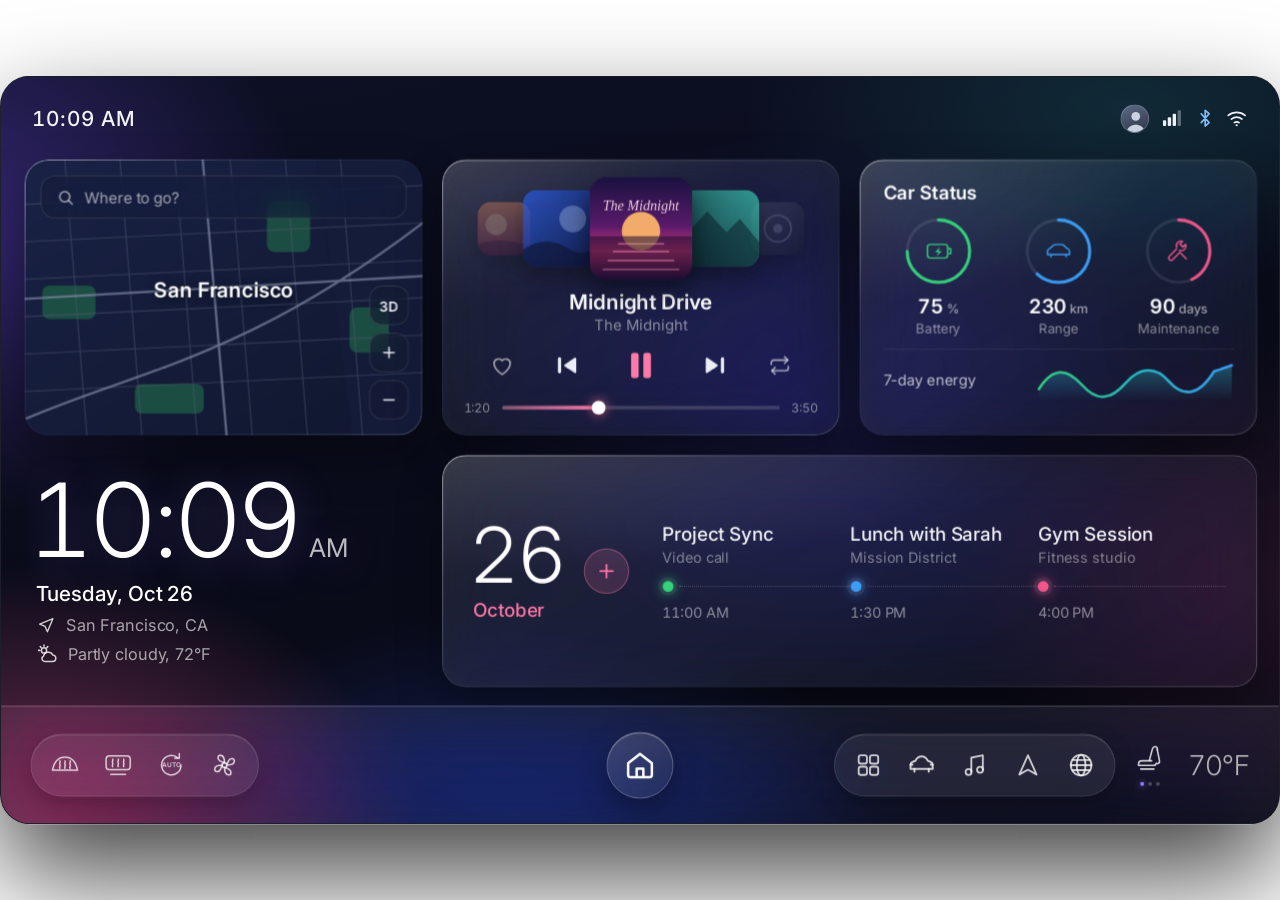
<file: my-work/project-1/handover.html>
<!DOCTYPE html>
<html lang="en">
<head>
<meta charset="utf-8">
<meta name="viewport" content="width=device-width, initial-scale=1">
<title>Level 3 Handover — Infotainment Prototype</title>
<link rel="preconnect" href="https://fonts.googleapis.com">
<link rel="preconnect" href="https://fonts.gstatic.com" crossorigin>
<link href="https://fonts.googleapis.com/css2?family=Inter:wght@300;400;500;600;700&display=swap" rel="stylesheet">
<style>
:root{
  --teal:47,216,195;
  --amber:245,166,36;
  --red:255,59,48;
  --violet:143,123,255;
  --rose:255,122,168;
  --font: -apple-system, BlinkMacSystemFont, "SF Pro Display", "Inter", "Segoe UI", sans-serif;
}
*{box-sizing:border-box;margin:0;padding:0}
html,body{height:100%}
body{
  background:#06070c;
  font-family:var(--font);
  color:#fff;
  display:flex;flex-direction:column;align-items:center;justify-content:center;
  min-height:100vh;padding:36px 20px 28px;gap:22px;
  overflow-x:hidden;
}
button{font-family:inherit;color:inherit}

/* ---------- ambient page glows ---------- */
.glows{position:fixed;inset:0;z-index:0;pointer-events:none;overflow:hidden}
.glow{position:absolute;width:900px;height:640px;filter:blur(20px);
  transition:background 1.1s ease, opacity 1.1s ease;}
.glow.tr{top:-240px;right:-180px;
  background:radial-gradient(ellipse at 70% 30%, rgba(var(--accent),.30), rgba(var(--accent),.06) 45%, transparent 70%);}
.glow.tl{top:-280px;left:-220px;
  background:radial-gradient(ellipse at 30% 30%, rgba(var(--accent),.13), transparent 65%);}
.glow.bl{bottom:-300px;left:-200px;
  background:radial-gradient(ellipse at 35% 70%, rgba(214,96,132,.26), rgba(120,70,170,.16) 45%, transparent 72%);}
.glow.br{bottom:-320px;right:-240px;
  background:radial-gradient(ellipse at 65% 70%, rgba(110,70,180,.16), transparent 68%);}

/* ---------- display shell ---------- */
.stage{position:relative;z-index:2}
.display{
  position:relative;width:1300px;height:760px;border-radius:30px;overflow:hidden;
  background:linear-gradient(170deg,#0d1024 0%,#0a0c1b 45%,#070814 100%);
  border:1px solid rgba(255,255,255,.09);
  box-shadow:0 50px 110px rgba(0,0,0,.75), 0 0 0 10px rgba(255,255,255,.015);
  transform-origin:top center;
}
/* state accents */
.display[data-state="home"],.display[data-state="confirm"]{--accent:var(--teal)}
.display[data-state="ramp"],.display[data-state="reengage"]{--accent:var(--amber)}
.display[data-state="alert"]{--accent:var(--red)}
.display[data-state="home"]{--horizon:30%;--glow-i:.30}
.display[data-state="ramp"]{--horizon:30%;--glow-i:.62}
.display[data-state="reengage"]{--horizon:70%;--glow-i:1}
.display[data-state="alert"]{--horizon:70%;--glow-i:1.05}
.display[data-state="confirm"]{--horizon:68%;--glow-i:.55}

/* colour field that sits behind the glass so the blur has something to pick up */
.bg{position:absolute;inset:0;pointer-events:none;z-index:0;
  background:
    radial-gradient(560px 440px at 3% 106%, rgba(226,84,140,.52), transparent 70%),
    radial-gradient(620px 460px at 40% 114%, rgba(58,98,255,.36), transparent 70%),
    radial-gradient(520px 420px at -4% 20%, rgba(118,76,240,.38), transparent 70%),
    radial-gradient(520px 400px at 64% 44%, rgba(70,62,200,.18), transparent 70%),
    radial-gradient(460px 360px at 100% 68%, rgba(226,84,140,.12), transparent 70%);}
.inner-glow{position:absolute;inset:0;pointer-events:none;z-index:0;
  background:radial-gradient(ellipse 50% 40% at 88% 4%, rgba(var(--accent),.14), transparent 60%);
  transition:background 1s ease}

/* ---------- glass material ---------- */
.glass{
  background:
    radial-gradient(130% 90% at 0% 0%, rgba(255,255,255,.11), transparent 58%),
    linear-gradient(145deg, rgba(255,255,255,.10), rgba(255,255,255,.035));
  -webkit-backdrop-filter:blur(30px) saturate(175%);
  backdrop-filter:blur(30px) saturate(175%);
  box-shadow:
    0 22px 46px rgba(0,0,0,.34),
    inset 0 1px 0 rgba(255,255,255,.18),
    inset 0 0 26px rgba(255,255,255,.025);
}
/* specular rim: bright where light hits the top-left and bottom-right edges */
.glass::before{
  content:"";position:absolute;inset:0;border-radius:inherit;padding:1px;pointer-events:none;z-index:6;
  background:linear-gradient(140deg, rgba(255,255,255,.55), rgba(255,255,255,.08) 28%, rgba(255,255,255,.02) 62%, rgba(255,255,255,.26));
  -webkit-mask:linear-gradient(#000 0 0) content-box, linear-gradient(#000 0 0);
  -webkit-mask-composite:xor;
  mask:linear-gradient(#000 0 0) content-box, linear-gradient(#000 0 0);
  mask-composite:exclude;
}

/* ---------- top bar ---------- */
.topbar{position:absolute;left:0;right:0;top:0;height:84px;z-index:6;
  display:flex;align-items:center;padding:0 32px}
.clock{font-size:21px;font-weight:500;letter-spacing:.2px;color:#f2f3f7;
  font-variant-numeric:tabular-nums}
.sysright{margin-left:auto;display:flex;align-items:center;gap:14px}
.avatar{width:29px;height:29px;border-radius:50%;overflow:hidden;
  background:linear-gradient(160deg,#5d6b86,#2c3548);border:1px solid rgba(255,255,255,.16)}

/* ---------- content stage ---------- */
.screen{position:absolute;left:24px;top:84px;width:1252px;height:536px;z-index:2}

.card{position:absolute;border-radius:24px;overflow:hidden;
  transition:left .85s cubic-bezier(.4,0,.2,1), top .85s cubic-bezier(.4,0,.2,1),
             width .85s cubic-bezier(.4,0,.2,1), height .85s cubic-bezier(.4,0,.2,1),
             opacity .7s ease, transform .85s cubic-bezier(.4,0,.2,1),
             box-shadow .8s ease, border-color .8s ease, background .8s ease;}

/* 3 equal columns (404 + 20 gap) over two rows, per the layout guidelines */
#map{left:0;top:0;width:404px;height:280px}
#music{left:424px;top:0;width:404px;height:280px;padding:18px 22px}
#status{left:848px;top:0;width:404px;height:280px;padding:22px 24px}
#time{left:0;top:300px;width:404px;height:236px;padding:16px 8px 0 12px}
#cal{left:424px;top:300px;width:828px;height:236px;padding:28px 32px;display:flex;align-items:center;gap:34px}
#road{left:0;top:300px;width:1252px;height:236px;opacity:0;background:#0b0d15;
  border:1px solid rgba(255,255,255,.08);pointer-events:none}

/* ---- state layouts ---- */
.display[data-state="home"] #road{opacity:0}

.display[data-state="ramp"] #cal,
.display[data-state="ramp"] #time{opacity:0;pointer-events:none}
.display[data-state="ramp"] #road{opacity:1}

.display[data-state="reengage"] #cal,
.display[data-state="reengage"] #time{opacity:0;pointer-events:none}
.display[data-state="reengage"] #map,
.display[data-state="reengage"] #music{opacity:0;transform:translateY(-10px)}
.display[data-state="reengage"] #road{opacity:1;top:0;height:536px}
.display[data-state="reengage"] #status{opacity:.5;height:190px;z-index:4}

.display[data-state="alert"] #cal,
.display[data-state="alert"] #time,
.display[data-state="alert"] #map,
.display[data-state="alert"] #music,
.display[data-state="alert"] #status{opacity:0;pointer-events:none}
.display[data-state="alert"] #road{opacity:1;top:0;height:536px;
  border:2px solid rgba(var(--red),.92);
  box-shadow:0 0 44px rgba(var(--red),.5), 0 0 110px rgba(var(--red),.24), inset 0 0 70px rgba(var(--red),.16)}

.display[data-state="confirm"] #map,
.display[data-state="confirm"] #music,
.display[data-state="confirm"] #status,
.display[data-state="confirm"] #cal,
.display[data-state="confirm"] #time{opacity:.30}
.display[data-state="confirm"] #road{opacity:1;top:0;height:536px;
  background:rgba(8,10,16,.26);
  border:2px solid rgba(var(--teal),.85);
  box-shadow:0 0 40px rgba(var(--teal),.42), 0 0 110px rgba(var(--teal),.2), inset 0 0 80px rgba(var(--teal),.12)}

/* ---------- map card ---------- */
.searchpill{position:absolute;left:16px;right:16px;top:16px;height:44px;z-index:3;
  display:flex;align-items:center;gap:10px;padding:0 15px;border-radius:15px;
  background:rgba(22,26,44,.5);border:1px solid rgba(255,255,255,.12);
  -webkit-backdrop-filter:blur(18px) saturate(160%);backdrop-filter:blur(18px) saturate(160%);
  color:rgba(255,255,255,.62);font-size:15.5px;font-weight:400}
.citylabel{position:absolute;left:0;right:0;top:120px;text-align:center;z-index:3;
  font-size:21px;font-weight:600;color:#fff;text-shadow:0 2px 10px rgba(0,0,0,.6)}
.mapctl{position:absolute;right:14px;bottom:16px;z-index:3;display:flex;flex-direction:column;gap:8px}
.mapctl button{width:40px;height:40px;border-radius:13px;cursor:pointer;
  display:flex;align-items:center;justify-content:center;
  background:rgba(22,26,44,.55);border:1px solid rgba(255,255,255,.12);color:#eef0f6;
  -webkit-backdrop-filter:blur(18px) saturate(160%);backdrop-filter:blur(18px) saturate(160%);
  font-size:14px;font-weight:600;letter-spacing:.2px;
  transition:background .2s ease, transform .15s ease}
.mapctl button:hover{background:rgba(60,68,100,.6)}
.mapctl button:active{transform:scale(.95)}

/* ---------- music card ---------- */
.flow{position:relative;height:104px;width:360px}
.cv{position:absolute;top:50%;border-radius:14px;overflow:hidden;
  box-shadow:0 10px 24px rgba(0,0,0,.5);transform:translateY(-50%)}
.cv svg{display:block;width:100%;height:100%}
.cv.far{width:54px;height:54px;opacity:.38;z-index:1}
.cv.near{width:78px;height:78px;opacity:.72;z-index:3}
.cv.mid{width:104px;height:104px;border-radius:17px;z-index:5;left:128px}
.cv.l2{left:14px}.cv.l1{left:60px}.cv.r1{left:222px}.cv.r2{left:292px}
.t-title{font-size:21px;font-weight:600;color:#fff;text-align:center;margin-top:10px;line-height:26px}
.t-artist{font-size:15px;color:rgba(255,255,255,.5);text-align:center;line-height:19px}
.transport{display:flex;align-items:center;justify-content:center;gap:30px;margin-top:10px;height:44px}
.tbtn{background:none;border:none;cursor:pointer;color:#eceef5;padding:4px;border-radius:12px;
  display:flex;align-items:center;justify-content:center;
  transition:transform .15s ease, color .2s ease}
.tbtn:hover{color:#fff;transform:scale(1.07)}
.tbtn:active{transform:scale(.93)}
.tbtn:focus-visible,.homebtn:focus-visible,.pill button:focus-visible,.seat:focus-visible,.mapctl button:focus-visible,.cal-add:focus-visible{
  outline:2px solid rgba(var(--rose),.9);outline-offset:3px}
.tbtn.sub{color:rgba(255,255,255,.55)}
.tbtn.sub[aria-pressed="true"]{color:rgb(var(--rose))}
#likeBtn[aria-pressed="true"] svg path{fill:currentColor}
.tbtn.main{color:rgb(var(--rose))}
.tbtn.main:hover{color:#ff9dbf}
.prog{display:flex;align-items:center;gap:12px;margin-top:14px;height:14px;
  font-size:12.5px;color:rgba(255,255,255,.5);font-variant-numeric:tabular-nums}
.track{flex:1;height:4px;border-radius:2px;background:rgba(255,255,255,.16);position:relative}
.track i{position:absolute;left:0;top:0;bottom:0;width:35%;border-radius:2px;
  background:linear-gradient(90deg,rgba(var(--rose),.35),rgb(var(--rose)))}
.track b{position:absolute;left:35%;top:50%;width:14px;height:14px;margin:-7px 0 0 -7px;
  border-radius:50%;background:#fff;box-shadow:0 0 12px rgba(var(--rose),.85), 0 2px 6px rgba(0,0,0,.5)}

/* ---------- car status ---------- */
.card-h{font-size:19px;font-weight:600;color:#fff;margin-bottom:12px}
.rings{display:flex;justify-content:space-between;padding:0 2px}
.ring{width:108px;text-align:center}
.ring svg{display:block;margin:0 auto}
.ring .rv{font-size:20px;font-weight:600;color:#fff;margin-top:8px;line-height:24px;font-variant-numeric:tabular-nums}
.ring .rv small{font-size:13px;font-weight:500;color:rgba(255,255,255,.6);margin-left:3px}
.ring .rl{font-size:13.5px;color:rgba(255,255,255,.5);line-height:17px}
.rule{height:1px;background:rgba(255,255,255,.09);margin:12px 0 0}
.energy{display:flex;align-items:center;justify-content:space-between;margin-top:8px;gap:12px}
.energy span{font-size:15px;color:rgba(255,255,255,.72);white-space:nowrap}

/* ---------- time + weather (sits directly on the colour field) ---------- */
.bigtime{margin-left:-.087em;font-size:104px;font-weight:300;letter-spacing:-4px;line-height:100px;color:#fff;
  font-variant-numeric:tabular-nums;text-shadow:0 6px 40px rgba(150,120,255,.35)}
.bigtime small{line-height:1;font-size:26px;font-weight:400;letter-spacing:0;margin-left:10px;color:rgba(255,255,255,.72)}
.bigdate{font-size:21px;font-weight:500;color:#fff;margin-top:12px}
.wx{display:flex;align-items:center;gap:10px;margin-top:10px;font-size:16.5px;color:rgba(255,255,255,.62)}
.wx + .wx{margin-top:8px}
.wx svg{flex:none;color:rgba(255,255,255,.8)}

/* ---------- calendar ---------- */
.cal-side{display:flex;align-items:center;gap:20px;flex:none}
.cal-day{margin-left:-.053em;font-size:78px;font-weight:300;line-height:.9;letter-spacing:-2px;color:#fff;font-variant-numeric:tabular-nums}
.cal-mon{font-size:19px;font-weight:500;color:rgb(var(--rose));margin-top:8px}
.cal-add{width:46px;height:46px;border-radius:50%;cursor:pointer;flex:none;
  display:flex;align-items:center;justify-content:center;color:rgb(var(--rose));
  background:rgba(var(--rose),.16);border:1px solid rgba(var(--rose),.4);
  transition:background .2s ease, transform .15s ease}
.cal-add:hover{background:rgba(var(--rose),.26)}
.cal-add:active{transform:scale(.94)}
.cal-track{flex:1;min-width:0;display:grid;grid-template-columns:repeat(3,1fr)}
.ev{min-width:0}
.ev .et{font-size:19px;font-weight:500;color:#f5f6fa;white-space:nowrap;padding-right:10px}
.ev .es{font-size:14.5px;color:rgba(255,255,255,.46);margin-top:3px}
.ev .erow{display:flex;align-items:center;margin:16px 0 12px}
.ev .edot{width:11px;height:11px;border-radius:50%;flex:none;background:var(--evc);
  box-shadow:0 0 0 4px rgba(255,255,255,.06), 0 0 14px var(--evc)}
.ev .eline{flex:1;height:0;border-top:1.5px dotted rgba(255,255,255,.26);margin-left:6px}
.ev .eh{font-size:14.5px;color:rgba(255,255,255,.5);font-variant-numeric:tabular-nums}

/* ---------- road panel ---------- */
.roadwrap{position:absolute;inset:0;overflow:hidden;border-radius:22px}
.sky{position:absolute;left:0;right:0;top:0;height:var(--horizon);
  background:
    radial-gradient(ellipse 62% 118% at 50% 104%,
      rgba(var(--accent),calc(.92*var(--glow-i))) 0%,
      rgba(var(--accent),calc(.45*var(--glow-i))) 38%,
      rgba(var(--accent),calc(.10*var(--glow-i))) 66%,
      transparent 82%),
    linear-gradient(180deg,#0b0d15 0%,#101219 100%);
  transition:height .85s cubic-bezier(.4,0,.2,1), background .85s ease}
.ground{position:absolute;left:0;right:0;top:var(--horizon);bottom:0;
  background:linear-gradient(180deg,#191b23 0%,#111319 60%,#0c0e14 100%);
  transition:top .85s cubic-bezier(.4,0,.2,1)}
.ground svg{width:100%;height:100%;display:block}
.horizonline{position:absolute;left:0;right:0;top:var(--horizon);height:1px;
  background:linear-gradient(90deg,transparent,rgba(255,255,255,.22),transparent);
  transition:top .85s cubic-bezier(.4,0,.2,1)}
.carwrap{position:absolute;left:50%;bottom:16px;z-index:3;
  transform:translateX(-50%) scale(var(--carscale,1));transform-origin:bottom center;
  transition:bottom .85s cubic-bezier(.4,0,.2,1), transform .85s cubic-bezier(.4,0,.2,1)}
.display[data-state="ramp"] .carwrap,
.display[data-state="home"] .carwrap{--carscale:.94}
.car{display:block;position:relative;z-index:1;width:124px;height:auto;
  filter:drop-shadow(0 0 10px rgba(var(--accent),.5)) drop-shadow(0 6px 8px rgba(0,0,0,.55));
  transition:filter .8s ease}
.carglow{position:absolute;left:50%;bottom:-8px;width:160px;height:28px;transform:translateX(-50%);
  border-radius:50%;filter:blur(7px);
  background:radial-gradient(ellipse at center, rgba(var(--accent),.6), transparent 70%);
  transition:background .8s ease}

/* road panel overlays */
.speedbox{position:absolute;left:26px;top:22px;z-index:5}
.speedbox .kmh{font-size:52px;font-weight:700;letter-spacing:-1.4px;color:#fff;
  font-variant-numeric:tabular-nums;line-height:1;text-shadow:0 2px 18px rgba(0,0,0,.55)}
.speedbox .kmh small{font-size:24px;font-weight:500;letter-spacing:-.2px;margin-left:6px}
.lanepos{font-size:14px;font-weight:500;letter-spacing:1.5px;color:rgba(255,255,255,.72);
  margin-top:9px;transition:opacity .5s ease}
.display[data-state="confirm"] .lanepos{opacity:0}
.display[data-state="alert"] .speedbox .kmh,
.display[data-state="alert"] .speedbox .kmh small{color:#ff6b62}

.countdown{position:absolute;right:30px;bottom:22px;z-index:5;text-align:right;
  opacity:0;transform:translateY(8px);transition:opacity .55s ease, transform .55s ease}
.countdown .cnum{font-size:82px;font-weight:700;line-height:.92;letter-spacing:-2px;
  font-variant-numeric:tabular-nums;color:#fff;text-shadow:0 4px 26px rgba(0,0,0,.5)}
.countdown .clab{font-size:15px;color:rgba(255,255,255,.72);margin-top:4px}
.display[data-state="reengage"] .countdown,
.display[data-state="alert"] .countdown{opacity:1;transform:none}
.display[data-state="alert"] .countdown .cnum{color:#ff5349}

.banner{position:absolute;left:28px;bottom:26px;z-index:5;
  display:flex;align-items:center;gap:16px;
  opacity:0;transform:translateY(10px);transition:opacity .5s ease,transform .5s ease}
.banner .btxt{font-size:38px;font-weight:600;letter-spacing:-.6px}
#alertBanner .btxt{color:#ff5349}
#confirmBanner .btxt{color:#fff}
#confirmBanner .chk{width:52px;height:52px;border-radius:50%;flex:none;
  background:rgba(var(--teal),.9);display:flex;align-items:center;justify-content:center;
  box-shadow:0 0 26px rgba(var(--teal),.5)}
.display[data-state="alert"] #alertBanner{opacity:1;transform:none}
.display[data-state="confirm"] #confirmBanner{opacity:1;transform:none}
.display[data-state="alert"] .roadwrap{filter:saturate(1.15)}
.display[data-state="confirm"] .roadwrap{opacity:.72;mix-blend-mode:screen}

/* ---------- bottom bar ---------- */
.bottombar{position:absolute;left:0;right:0;bottom:0;height:120px;z-index:6;
  display:flex;align-items:center;justify-content:space-between;padding:0 30px;
  border-top:1px solid rgba(255,255,255,.1);
  background:linear-gradient(180deg,rgba(255,255,255,.07),rgba(255,255,255,.035));
  -webkit-backdrop-filter:blur(34px) saturate(180%);backdrop-filter:blur(34px) saturate(180%);
  box-shadow:inset 0 1px 0 rgba(255,255,255,.12)}
.cluster{display:flex;align-items:center;gap:16px}
.zt{font-size:28px;font-weight:300;color:rgba(255,255,255,.7);letter-spacing:-.3px;
  font-variant-numeric:tabular-nums;min-width:66px}
.cluster.r .zt{text-align:right}
.seat{background:none;border:none;cursor:pointer;color:rgba(255,255,255,.82);
  display:flex;flex-direction:column;align-items:center;gap:5px;padding:4px 2px;border-radius:10px;
  transition:color .2s ease}
.seat:hover{color:#fff}
.seat.flip svg{transform:scaleX(-1)}
.heat{display:flex;gap:4px;height:4px}
.heat i{width:4px;height:4px;border-radius:50%;background:rgba(255,255,255,.22)}
.heat i.on{background:rgb(var(--violet));box-shadow:0 0 6px rgba(var(--violet),.9)}

.pill{display:flex;align-items:center;gap:6px;height:64px;padding:0 10px;border-radius:32px;
  background:rgba(255,255,255,.075);border:1px solid rgba(255,255,255,.11);
  box-shadow:inset 0 1px 0 rgba(255,255,255,.12), 0 8px 22px rgba(0,0,0,.22)}
.pill button{width:48px;height:48px;border-radius:50%;border:none;background:none;cursor:pointer;
  color:rgba(255,255,255,.78);display:flex;align-items:center;justify-content:center;
  transition:background .2s ease, color .2s ease, transform .15s ease}
.pill button:hover{background:rgba(255,255,255,.11);color:#fff}
.pill button:active{transform:scale(.93)}

.homebtn{position:absolute;left:50%;top:50%;transform:translate(-50%,-50%);
  width:68px;height:68px;border-radius:50%;cursor:pointer;
  background:linear-gradient(145deg,rgba(255,255,255,.16),rgba(255,255,255,.06));
  border:1px solid rgba(255,255,255,.2);color:#fff;
  box-shadow:inset 0 1px 0 rgba(255,255,255,.28), 0 10px 28px rgba(0,0,0,.35);
  display:flex;align-items:center;justify-content:center;
  transition:background .2s ease, transform .15s ease}
.homebtn:hover{background:linear-gradient(145deg,rgba(255,255,255,.22),rgba(255,255,255,.09))}
.homebtn:active{transform:translate(-50%,-50%) scale(.95)}

/* ---------- controls ---------- */
.controls{width:1300px;max-width:100%;z-index:3;display:flex;align-items:center;gap:14px;flex-wrap:wrap}
.playbtn{display:inline-flex;align-items:center;gap:10px;height:44px;padding:0 20px;border-radius:14px;
  border:1px solid rgba(var(--teal),.42);background:rgba(var(--teal),.13);color:#7ff0e0;
  font-family:var(--font);font-size:14.5px;font-weight:600;cursor:pointer;
  transition:background .2s ease, border-color .2s ease}
.playbtn:hover{background:rgba(var(--teal),.2)}
.playbtn:focus-visible,.tab:focus-visible{outline:2px solid rgba(var(--teal),.9);outline-offset:2px}
.tabs{display:flex;gap:8px;flex-wrap:wrap}
.tab{position:relative;height:44px;padding:0 17px;border-radius:14px;overflow:hidden;
  border:1px solid rgba(255,255,255,.1);background:rgba(255,255,255,.05);
  -webkit-backdrop-filter:blur(14px);backdrop-filter:blur(14px);
  color:rgba(255,255,255,.58);font-family:var(--font);font-size:14px;font-weight:500;cursor:pointer;
  transition:color .2s ease, border-color .25s ease, background .25s ease}
.tab:hover{color:rgba(255,255,255,.85)}
.tab .num{font-variant-numeric:tabular-nums;opacity:.45;margin-right:7px}
.tab[aria-selected="true"]{color:#fff;border-color:rgba(255,255,255,.28);background:rgba(255,255,255,.11)}
.tab .fill{position:absolute;left:0;bottom:0;height:2px;width:0;background:rgb(var(--teal));opacity:0}
.tab[aria-selected="true"] .fill{opacity:1}

@media (prefers-reduced-motion: reduce){
  *{transition-duration:.01ms !important;animation-duration:.01ms !important}
}
@media (max-width:1380px){
  .display{transform:scale(.78)}
  .stage{height:calc(760px * .78);width:calc(1300px * .78)}
  .controls{width:calc(1300px * .78)}
}
@media (max-width:1060px){
  .display{transform:scale(.58)}
  .stage{height:calc(760px * .58);width:calc(1300px * .58)}
  .controls{width:calc(1300px * .58)}
}
@media (max-width:780px){
  .display{transform:scale(.36)}
  .stage{height:calc(760px * .36);width:calc(1300px * .36)}
  .controls{width:100%}
}

/* ===== Embed mode (used inside the case study) ===== */
html,body{height:100%;overflow:hidden}
body{display:block;padding:0;min-height:0;background:transparent}
.glows,.controls{display:none !important}
.stage{position:absolute !important;left:0;top:0;width:1300px !important;height:760px !important;transform-origin:0 0}
.display{transform:none !important}
</style>
</head>
<body>

<div class="glows" id="glows">
  <div class="glow tl"></div><div class="glow tr"></div>
  <div class="glow bl"></div><div class="glow br"></div>
</div>

<!-- ===== display ===== -->
<div class="stage">
<div class="display" id="display" data-state="home">
  <div class="bg"></div>
  <div class="inner-glow"></div>

  <!-- top bar -->
  <div class="topbar">
    <div class="clock">10:09 AM</div>

    <div class="sysright">
      <div class="avatar">
        <svg viewBox="0 0 30 30" width="29" height="29">
          <circle cx="15" cy="11.5" r="4.6" fill="#cbd2e0"/>
          <path d="M4.5 30c1.2-6.3 5.4-9.6 10.5-9.6S24.3 23.7 25.5 30z" fill="#cbd2e0"/>
        </svg>
      </div>
      <svg width="22" height="18" viewBox="0 0 22 18" fill="#eef0f5">
        <rect x="0" y="11" width="3.4" height="6" rx="1"/><rect x="5" y="8" width="3.4" height="9" rx="1"/>
        <rect x="10" y="4.5" width="3.4" height="12.5" rx="1"/><rect x="15" y="1" width="3.4" height="16" rx="1" opacity=".35"/>
      </svg>
      <svg width="14" height="20" viewBox="0 0 14 20" fill="none" stroke="#7fbcf5" stroke-width="1.7"
           stroke-linecap="round" stroke-linejoin="round">
        <path d="M3 5.5L11 14.5L7 18V2L11 5.5L3 14.5"/>
      </svg>
      <svg width="22" height="18" viewBox="0 0 24 20" fill="none" stroke="#eef0f5" stroke-width="1.9" stroke-linecap="round">
        <path d="M2.5 6.8a15 15 0 0 1 19 0"/><path d="M6 11a10 10 0 0 1 12 0"/><path d="M9.3 15a5 5 0 0 1 5.4 0"/>
        <circle cx="12" cy="18" r="1.2" fill="#eef0f5" stroke="none"/>
      </svg>
    </div>
  </div>

  <!-- ===== stage ===== -->
  <div class="screen">

    <!-- MAP -->
    <div class="card glass" id="map">
      <svg viewBox="0 0 404 280" width="404" height="280" style="position:absolute;inset:0">
        <defs>
          <linearGradient id="mapbg" x1="0" y1="0" x2="1" y2="1">
            <stop offset="0%" stop-color="#1a2246"/><stop offset="100%" stop-color="#10172e"/>
          </linearGradient>
        </defs>
        <rect width="404" height="280" fill="url(#mapbg)"/>
        <path d="M296 0 L404 0 L404 280 L332 280 Z" fill="#141c3a" opacity=".9"/>
        <g fill="#1e5a45" opacity=".8">
          <rect x="18" y="128" width="54" height="34" rx="7"/>
          <rect x="246" y="42" width="44" height="52" rx="8"/>
          <rect x="112" y="228" width="70" height="30" rx="7"/>
          <rect x="330" y="150" width="40" height="46" rx="8"/>
        </g>
        <g stroke="#59617a" stroke-width="1.1" opacity=".5">
          <path d="M-10 46 L410 26"/><path d="M-10 84 L410 64"/><path d="M-10 122 L410 102"/>
          <path d="M-10 160 L410 140"/><path d="M-10 198 L410 178"/><path d="M-10 236 L410 216"/>
          <path d="M40 -10 L64 290"/><path d="M96 -10 L120 290"/><path d="M152 -10 L176 290"/>
          <path d="M208 -10 L232 290"/><path d="M264 -10 L288 290"/><path d="M320 -10 L344 290"/>
        </g>
        <g stroke="#8a93b0" stroke-width="2.4" opacity=".65" fill="none">
          <path d="M-10 142 L410 118"/><path d="M180 -10 L206 290"/>
          <path d="M-10 268 C 110 214, 220 206, 410 60"/>
        </g>
      </svg>
      <div class="searchpill">
        <svg width="19" height="19" viewBox="0 0 24 24" fill="none" stroke="currentColor" stroke-width="2" stroke-linecap="round">
          <circle cx="11" cy="11" r="6.5"/><path d="M16 16l4.5 4.5"/>
        </svg>
        Where to go?
      </div>
      <div class="citylabel">San Francisco</div>
      <div class="mapctl">
        <button aria-label="3D view">3D</button>
        <button aria-label="Zoom in"><svg width="18" height="18" viewBox="0 0 24 24" fill="none" stroke="currentColor" stroke-width="2" stroke-linecap="round"><path d="M12 5v14M5 12h14"/></svg></button>
        <button aria-label="Zoom out"><svg width="18" height="18" viewBox="0 0 24 24" fill="none" stroke="currentColor" stroke-width="2" stroke-linecap="round"><path d="M5 12h14"/></svg></button>
      </div>
    </div>

    <!-- MUSIC -->
    <div class="card glass" id="music">
      <div class="flow">
        <div class="cv far l2"><svg viewBox="0 0 80 80"><use href="#art-b"/></svg></div>
        <div class="cv near l1"><svg viewBox="0 0 80 80"><use href="#art-a"/></svg></div>
        <div class="cv far r2"><svg viewBox="0 0 80 80"><use href="#art-d"/></svg></div>
        <div class="cv near r1"><svg viewBox="0 0 80 80"><use href="#art-c"/></svg></div>
        <div class="cv mid"><svg viewBox="0 0 80 80"><use href="#albumart"/></svg></div>
      </div>
      <div class="t-title">Midnight Drive</div>
      <div class="t-artist">The Midnight</div>
      <div class="transport">
        <button class="tbtn sub" id="likeBtn" aria-label="Favourite" aria-pressed="false">
          <svg width="26" height="26" viewBox="0 0 24 24" fill="none" stroke="currentColor" stroke-width="1.7" stroke-linejoin="round"><path d="M12 20.4s-7.6-4.6-7.6-10.2A4.3 4.3 0 0 1 12 7.6a4.3 4.3 0 0 1 7.6 2.6c0 5.6-7.6 10.2-7.6 10.2z"/></svg>
        </button>
        <button class="tbtn" aria-label="Previous track"><svg width="30" height="30" viewBox="0 0 24 24"><use href="#i-prev"/></svg></button>
        <button class="tbtn main" id="ppBtn" aria-label="Pause"><svg width="44" height="44" viewBox="0 0 24 24"><use href="#i-pause" id="ppuse"/></svg></button>
        <button class="tbtn" aria-label="Next track"><svg width="30" height="30" viewBox="0 0 24 24"><use href="#i-next"/></svg></button>
        <button class="tbtn sub" id="repeatBtn" aria-label="Repeat" aria-pressed="false">
          <svg width="26" height="26" viewBox="0 0 24 24" fill="none" stroke="currentColor" stroke-width="1.7" stroke-linecap="round" stroke-linejoin="round"><path d="M4 11V9.5A2.5 2.5 0 0 1 6.5 7H19"/><path d="M16.5 4l3 3-3 3"/><path d="M20 13v1.5a2.5 2.5 0 0 1-2.5 2.5H5"/><path d="M7.5 20l-3-3 3-3"/></svg>
        </button>
      </div>
      <div class="prog">
        <span id="tNow">1:20</span>
        <div class="track"><i id="tFill"></i><b id="tKnob"></b></div>
        <span>3:50</span>
      </div>
    </div>

    <!-- CAR STATUS -->
    <div class="card glass" id="status">
      <div class="card-h">Car Status</div>
      <div class="rings">
        <div class="ring">
          <svg width="72" height="72" viewBox="0 0 84 84">
            <circle cx="42" cy="42" r="37" fill="none" stroke="rgba(255,255,255,.09)" stroke-width="3.6"/>
            <circle cx="42" cy="42" r="37" fill="none" stroke="#34d27b" stroke-width="3.6" stroke-linecap="round"
                    stroke-dasharray="174 232" transform="rotate(-90 42 42)"/>
            <g transform="translate(42,42)" fill="none" stroke="#34d27b" stroke-width="1.7" stroke-linejoin="round">
              <rect x="-13" y="-8" width="24" height="16" rx="3.4"/>
              <path d="M12 -3h2.6v6H12" stroke-linecap="round"/>
              <path d="M2 -5l-6 6h4l-2 5 6-6h-4z" fill="#34d27b" stroke="none"/>
            </g>
          </svg>
          <div class="rv">75<small>%</small></div>
          <div class="rl">Battery</div>
        </div>
        <div class="ring">
          <svg width="72" height="72" viewBox="0 0 84 84">
            <circle cx="42" cy="42" r="37" fill="none" stroke="rgba(255,255,255,.09)" stroke-width="3.6"/>
            <circle cx="42" cy="42" r="37" fill="none" stroke="#3b9df5" stroke-width="3.6" stroke-linecap="round"
                    stroke-dasharray="144 232" transform="rotate(-90 42 42)"/>
            <g transform="translate(42,42)" fill="none" stroke="#3b9df5" stroke-width="1.7" stroke-linecap="round" stroke-linejoin="round">
              <path d="M-13 4h26v-4c0-1.4-.9-2.6-2.2-3L8.4-4.6C7-6.9 5.2-8 3-8h-6c-2.2 0-4 1.1-5.4 3.4L-10.8-3c-1.3.4-2.2 1.6-2.2 3z"/>
              <path d="M-9 4v2.6M9 4v2.6"/>
            </g>
          </svg>
          <div class="rv">230<small>km</small></div>
          <div class="rl">Range</div>
        </div>
        <div class="ring">
          <svg width="72" height="72" viewBox="0 0 84 84">
            <circle cx="42" cy="42" r="37" fill="none" stroke="rgba(255,255,255,.09)" stroke-width="3.6"/>
            <circle cx="42" cy="42" r="37" fill="none" stroke="#f0568a" stroke-width="3.6" stroke-linecap="round"
                    stroke-dasharray="100 232" transform="rotate(-90 42 42)"/>
            <g transform="translate(42,42)" fill="none" stroke="#f0568a" stroke-width="1.7" stroke-linecap="round" stroke-linejoin="round">
              <path d="M-2.5 -2.5L-11 6a2.8 2.8 0 0 0 4 4l8.5-8.5"/>
              <path d="M1 -1a5.6 5.6 0 0 0 7.2-7.2L5 -5 1.6 -8.4l3.2-3.2A5.6 5.6 0 0 0-2.4-4.4"/>
              <path d="M2 2l7 7"/>
            </g>
          </svg>
          <div class="rv">90<small>days</small></div>
          <div class="rl">Maintenance</div>
        </div>
      </div>
      <div class="rule"></div>
      <div class="energy">
        <span>7-day energy</span>
        <svg width="200" height="44" viewBox="0 0 200 44" fill="none">
          <defs>
            <linearGradient id="egrad" x1="0" y1="0" x2="1" y2="0">
              <stop offset="0%" stop-color="#34d27b"/><stop offset="55%" stop-color="#2bb9c6"/><stop offset="100%" stop-color="#3b9df5"/>
            </linearGradient>
            <linearGradient id="efill" x1="0" y1="0" x2="0" y2="1">
              <stop offset="0%" stop-color="#2bb9c6" stop-opacity=".38"/><stop offset="100%" stop-color="#2bb9c6" stop-opacity="0"/>
            </linearGradient>
          </defs>
          <path d="M2 32 C 16 10, 30 10, 46 28 S 76 42, 90 26 S 120 8, 134 24 S 164 40, 180 14 L 198 8 L 198 44 L 2 44 Z" fill="url(#efill)"/>
          <path d="M2 32 C 16 10, 30 10, 46 28 S 76 42, 90 26 S 120 8, 134 24 S 164 40, 180 14 L 198 8"
                stroke="url(#egrad)" stroke-width="2.6" stroke-linecap="round"/>
        </svg>
      </div>
    </div>

    <!-- TIME + WEATHER -->
    <div class="card" id="time">
      <div class="bigtime">10:09<small>AM</small></div>
      <div class="bigdate">Tuesday, Oct 26</div>
      <div class="wx">
        <svg width="20" height="20" viewBox="0 0 24 24" fill="none" stroke="currentColor" stroke-width="1.7" stroke-linejoin="round"><path d="M20 4L4 10.6l6.6 2.8 2.8 6.6z"/></svg>
        San Francisco, CA
      </div>
      <div class="wx">
        <svg width="22" height="22" viewBox="0 0 24 24" fill="none" stroke="currentColor" stroke-width="1.7" stroke-linecap="round" stroke-linejoin="round">
          <circle cx="8.4" cy="8.2" r="2.9"/><path d="M8.4 2.2v1.3M2.4 8.2h1.3M4.2 4l.9.9M12.6 4l-.9.9"/>
          <path d="M9 20.5h8.6a3.6 3.6 0 0 0 .5-7.2 5.4 5.4 0 0 0-10.2 1.3A3.1 3.1 0 0 0 9 20.5z"/>
        </svg>
        Partly cloudy, 72°F
      </div>
    </div>

    <!-- CALENDAR -->
    <div class="card glass" id="cal">
      <div class="cal-side">
        <div>
          <div class="cal-day">26</div>
          <div class="cal-mon">October</div>
        </div>
        <button class="cal-add" aria-label="Add event">
          <svg width="22" height="22" viewBox="0 0 24 24" fill="none" stroke="currentColor" stroke-width="2" stroke-linecap="round"><path d="M12 5v14M5 12h14"/></svg>
        </button>
      </div>
      <div class="cal-track">
        <div class="ev" style="--evc:#34d27b">
          <div class="et">Project Sync</div>
          <div class="es">Video call</div>
          <div class="erow"><span class="edot"></span><span class="eline"></span></div>
          <div class="eh">11:00 AM</div>
        </div>
        <div class="ev" style="--evc:#3b9df5">
          <div class="et">Lunch with Sarah</div>
          <div class="es">Mission District</div>
          <div class="erow"><span class="edot"></span><span class="eline"></span></div>
          <div class="eh">1:30 PM</div>
        </div>
        <div class="ev" style="--evc:#f0568a">
          <div class="et">Gym Session</div>
          <div class="es">Fitness studio</div>
          <div class="erow"><span class="edot"></span><span class="eline"></span></div>
          <div class="eh">4:00 PM</div>
        </div>
      </div>
    </div>

    <!-- ROAD PANEL -->
    <div class="card" id="road">
      <div class="roadwrap">
        <div class="sky"></div>
        <div class="ground">
          <svg viewBox="0 0 100 100" preserveAspectRatio="none">
            <polygon points="47.4,0 48.6,0 -10,100 -22,100" fill="#e9ecf2" opacity=".78"/>
            <polygon points="52.6,0 51.4,0 110,100 122,100" fill="#e9ecf2" opacity=".78"/>
            <g id="dashesL" fill="#e9ecf2" opacity=".9"></g>
            <g id="dashesR" fill="#e9ecf2" opacity=".9"></g>
          </svg>
        </div>
        <div class="horizonline"></div>
        <div class="carwrap">
          <span class="carglow"></span>
          <img class="car" alt="" width="124" height="86" src="[data-uri]">
        </div>
      </div>

      <div class="speedbox">
        <div class="kmh"><span id="speedVal">108</span><small>km/h</small></div>
        <div class="lanepos">LANE POSITION: CENTERED</div>
      </div>

      <div class="countdown">
        <div class="cnum" id="cnum">28</div>
        <div class="clab">seconds to handover.</div>
      </div>

      <div class="banner" id="alertBanner">
        <svg width="52" height="52" viewBox="0 0 24 24" fill="none" stroke="#ff5349" stroke-width="2" stroke-linecap="round" stroke-linejoin="round">
          <path d="M12 3.6L22 20.4H2z"/><path d="M12 9.5v4.6"/><circle cx="12" cy="17.2" r="1.05" fill="#ff5349" stroke="none"/>
        </svg>
        <div class="btxt">Take over now</div>
      </div>

      <div class="banner" id="confirmBanner">
        <div class="chk">
          <svg width="28" height="28" viewBox="0 0 24 24" fill="none" stroke="#04211d" stroke-width="2.8" stroke-linecap="round" stroke-linejoin="round">
            <path d="M5 12.5l4.6 4.6L19 7.5"/>
          </svg>
        </div>
        <div class="btxt">You have control</div>
      </div>
    </div>
  </div>

  <!-- bottom bar -->
  <div class="bottombar">
    <div class="cluster l">
      <div class="pill" role="group" aria-label="Climate">
        <button aria-label="Front defrost">
          <svg width="32" height="32" viewBox="0 0 34 34" fill="none" stroke="currentColor" stroke-width="1.6" stroke-linecap="round" stroke-linejoin="round">
            <path d="M3.5 22.5C5 15 9 8.5 17 8.5s12 6.5 13.5 14z"/>
            <path d="M11.5 20.5c-1.4-1.4 1.4-2.6 0-4s1.4-2.6 0-4"/>
            <path d="M17 20.5c-1.4-1.4 1.4-2.6 0-4s1.4-2.6 0-4"/>
            <path d="M22.5 20.5c-1.4-1.4 1.4-2.6 0-4s1.4-2.6 0-4"/>
          </svg>
        </button>
        <button aria-label="Rear defrost">
          <svg width="32" height="32" viewBox="0 0 34 34" fill="none" stroke="currentColor" stroke-width="1.6" stroke-linecap="round" stroke-linejoin="round">
            <rect x="4" y="7" width="26" height="15" rx="3.5"/>
            <path d="M11 18.5c-1.4-1.4 1.4-2.6 0-4s1.4-2.6 0-4"/>
            <path d="M17 18.5c-1.4-1.4 1.4-2.6 0-4s1.4-2.6 0-4"/>
            <path d="M23 18.5c-1.4-1.4 1.4-2.6 0-4s1.4-2.6 0-4"/>
            <path d="M9 27h16"/>
          </svg>
        </button>
        <button aria-label="Auto recirculation">
          <svg width="32" height="32" viewBox="0 0 34 34" fill="none" stroke="currentColor" stroke-width="1.6" stroke-linecap="round" stroke-linejoin="round">
            <path d="M27.5 17a10.5 10.5 0 1 1-3.4-7.7"/>
            <path d="M25.6 4.6v5h-5"/>
            <text x="17" y="19.6" text-anchor="middle" font-family="Inter, -apple-system, sans-serif" font-size="7" font-weight="600" fill="currentColor" stroke="none">AUTO</text>
          </svg>
        </button>
        <button aria-label="Fan speed">
          <svg width="32" height="32" viewBox="0 0 32 32" fill="none" stroke="currentColor" stroke-width="1.6" stroke-linejoin="round">
            <circle cx="16" cy="16" r="2.4"/>
            <path d="M16 13.6c0-4.6-1.2-7.6-4.2-7.6-2.6 0-3.6 3.6-.6 5.6 1.6 1 3.4 1.6 4.8 2z"/>
            <path d="M18.4 16c4.6 0 7.6-1.2 7.6-4.2 0-2.6-3.6-3.6-5.6-.6-1 1.6-1.6 3.4-2 4.8z"/>
            <path d="M16 18.4c0 4.6 1.2 7.6 4.2 7.6 2.6 0 3.6-3.6.6-5.6-1.6-1-3.4-1.6-4.8-2z"/>
            <path d="M13.6 16c-4.6 0-7.6 1.2-7.6 4.2 0 2.6 3.6 3.6 5.6.6 1-1.6 1.6-3.4 2-4.8z"/>
          </svg>
        </button>
      </div>
    </div>

    <button class="homebtn" aria-label="Home" aria-current="page">
      <svg width="34" height="34" viewBox="0 0 24 24" fill="none" stroke="currentColor" stroke-width="1.8" stroke-linecap="round" stroke-linejoin="round">
        <path d="M3.5 10.6L12 4l8.5 6.6V19a1.6 1.6 0 0 1-1.6 1.6H5.1A1.6 1.6 0 0 1 3.5 19z"/>
        <path d="M9.6 20.6v-6h4.8v6"/>
      </svg>
    </button>

    <div class="cluster r">
      <div class="pill" role="group" aria-label="Apps">
        <button aria-label="All apps">
          <svg width="28" height="28" viewBox="0 0 24 24" fill="none" stroke="currentColor" stroke-width="1.6" stroke-linejoin="round">
            <rect x="3.5" y="3.5" width="7.2" height="7.2" rx="2"/><rect x="13.3" y="3.5" width="7.2" height="7.2" rx="2"/>
            <rect x="3.5" y="13.3" width="7.2" height="7.2" rx="2"/><rect x="13.3" y="13.3" width="7.2" height="7.2" rx="2"/>
          </svg>
        </button>
        <button aria-label="Vehicle">
          <svg width="30" height="30" viewBox="0 0 24 24" fill="none" stroke="currentColor" stroke-width="1.6" stroke-linecap="round" stroke-linejoin="round">
            <path d="M3 15h18v-3.2c0-1.1-.7-2-1.7-2.4L17 8.4C15.9 6.2 14.5 5 12 5s-3.9 1.2-5 3.4L4.7 9.4C3.7 9.8 3 10.7 3 11.8z"/>
            <path d="M6.2 15v2.4M17.8 15v2.4"/><path d="M3 11.6h1.6M19.4 11.6H21"/>
          </svg>
        </button>
        <button aria-label="Music">
          <svg width="28" height="28" viewBox="0 0 24 24" fill="none" stroke="currentColor" stroke-width="1.6" stroke-linecap="round" stroke-linejoin="round">
            <path d="M9 18V5.5l10-2V16"/><circle cx="6.6" cy="18" r="2.6"/><circle cx="16.6" cy="16" r="2.6"/>
          </svg>
        </button>
        <button aria-label="Navigation">
          <svg width="28" height="28" viewBox="0 0 24 24" fill="none" stroke="currentColor" stroke-width="1.6" stroke-linecap="round" stroke-linejoin="round">
            <path d="M12 3.5L19.5 20.2 12 16 4.5 20.2z"/>
          </svg>
        </button>
        <button aria-label="Browser">
          <svg width="28" height="28" viewBox="0 0 24 24" fill="none" stroke="currentColor" stroke-width="1.6" stroke-linecap="round">
            <circle cx="12" cy="12" r="9"/><ellipse cx="12" cy="12" rx="3.8" ry="9"/>
            <path d="M3 12h18"/><path d="M4.6 7.6h14.8M4.6 16.4h14.8"/>
          </svg>
        </button>
      </div>
      <button class="seat flip" aria-label="Passenger seat heating">
        <svg width="34" height="34" viewBox="0 0 34 34" fill="none" stroke="currentColor" stroke-width="1.6" stroke-linecap="round" stroke-linejoin="round">
          <path d="M9.6 6.4c-.5-1.9.9-3.4 2.6-3.1 1.3.2 2.2 1.3 2.5 2.6l3 11.4"/>
          <path d="M15.3 17.6H25c2.2 0 3.7 1.4 3.7 3.3v1.4H13.6c-1.6 0-2.7-1-3-2.3"/>
          <path d="M13 26h13.5"/>
          <path d="M9.6 6.4L7.4 17.5c-.3 1.6.4 2.6 1.9 3"/>
        </svg>
        <span class="heat"><i class="on"></i><i></i><i></i></span>
      </button>
      <div class="zt">70°F</div>
    </div>
  </div>
</div>
</div>

<!-- ===== controls ===== -->
<div class="controls">
  <button class="playbtn" id="playBtn">
    <svg width="17" height="17" viewBox="0 0 24 24" fill="currentColor" id="playGlyph"><polygon points="7,4.5 20,12 7,19.5"/></svg>
    <span id="playLabel">Auto-play the handover</span>
  </button>
  <div class="tabs" id="tabs" role="tablist"></div>
</div>

<!-- ===== shared svg defs ===== -->
<svg width="0" height="0" style="position:absolute" aria-hidden="true">
  <defs>
    <linearGradient id="artg" x1="0" y1="0" x2="0" y2="1">
      <stop offset="0%" stop-color="#1b1140"/><stop offset="48%" stop-color="#5b1b6b"/>
      <stop offset="72%" stop-color="#d43b77"/><stop offset="100%" stop-color="#2a0f3a"/>
    </linearGradient>
    <linearGradient id="artg2" x1="0" y1="0" x2="1" y2="1">
      <stop offset="0%" stop-color="#2b5fe8"/><stop offset="100%" stop-color="#0e1a4d"/>
    </linearGradient>
    <linearGradient id="artg3" x1="0" y1="0" x2="0" y2="1">
      <stop offset="0%" stop-color="#e88a5b"/><stop offset="100%" stop-color="#7a2a52"/>
    </linearGradient>
    <linearGradient id="artg4" x1="0" y1="1" x2="1" y2="0">
      <stop offset="0%" stop-color="#0f3d3a"/><stop offset="100%" stop-color="#3ec9b2"/>
    </linearGradient>
    <linearGradient id="artg5" x1="0" y1="0" x2="1" y2="1">
      <stop offset="0%" stop-color="#5a5f78"/><stop offset="100%" stop-color="#1a1c2a"/>
    </linearGradient>

    <g id="albumart">
      <rect width="80" height="80" fill="url(#artg)"/>
      <circle cx="40" cy="42" r="15" fill="#ffb86b" opacity=".92"/>
      <rect x="0" y="46" width="80" height="34" fill="#160b2c" opacity=".55"/>
      <g stroke="#ff9ec4" stroke-width="1.1" opacity=".55">
        <path d="M22 52h36M18 58h44M14 65h52M10 72h60"/>
      </g>
      <text x="40" y="26" font-family="Georgia, 'Times New Roman', serif" font-style="italic"
            font-size="11" fill="#ffd7ec" text-anchor="middle" opacity=".95">The Midnight</text>
    </g>
    <g id="art-a"><rect width="80" height="80" fill="url(#artg2)"/><circle cx="52" cy="30" r="14" fill="#9fc0ff" opacity=".55"/><path d="M0 62 Q24 46 46 60 T80 52 V80 H0z" fill="#0a1236" opacity=".7"/></g>
    <g id="art-b"><rect width="80" height="80" fill="url(#artg3)"/><circle cx="28" cy="34" r="16" fill="#ffd9a8" opacity=".6"/><path d="M0 64 Q30 52 80 66 V80 H0z" fill="#4a1636" opacity=".6"/></g>
    <g id="art-c"><rect width="80" height="80" fill="url(#artg4)"/><path d="M0 50 L26 22 L46 44 L60 30 L80 54 V80 H0z" fill="#062624" opacity=".55"/></g>
    <g id="art-d"><rect width="80" height="80" fill="url(#artg5)"/><circle cx="40" cy="40" r="20" fill="none" stroke="#c9cde6" stroke-width="3" opacity=".5"/><circle cx="40" cy="40" r="7" fill="#c9cde6" opacity=".5"/></g>

    <g id="i-play"><polygon points="8,5 20,12 8,19" fill="currentColor"/></g>
    <g id="i-pause"><rect x="6.5" y="5" width="4.2" height="14" rx="1.4" fill="currentColor"/><rect x="13.3" y="5" width="4.2" height="14" rx="1.4" fill="currentColor"/></g>
    <g id="i-prev"><rect x="4.5" y="5.5" width="2.6" height="13" rx="1.2" fill="currentColor"/><path d="M19.4 6.6v10.8a.9.9 0 0 1-1.4.7l-8-5.4a.9.9 0 0 1 0-1.4l8-5.4a.9.9 0 0 1 1.4.7z" fill="currentColor"/></g>
    <g id="i-next"><rect x="16.9" y="5.5" width="2.6" height="13" rx="1.2" fill="currentColor"/><path d="M4.6 6.6v10.8a.9.9 0 0 0 1.4.7l8-5.4a.9.9 0 0 0 0-1.4L6 5.9a.9.9 0 0 0-1.4.7z" fill="currentColor"/></g>
  </defs>
</svg>

<script>
(function(){
  "use strict";

  /* ---------- state machine ---------- */
  const STATES = [
    {id:"home",     name:"Autonomous Mode", dur:5000, speed:108},
    {id:"ramp",     name:"Awareness Ramp",  dur:5000, speed:108},
    {id:"reengage", name:"Re-engagement",   dur:6000, speed:108, from:28, to:4},
    {id:"alert",    name:"Handover Alert",  dur:5000, speed:108, from:4,  to:0},
    {id:"confirm",  name:"Takeover Confirm",dur:5000, speed:104}
  ];
  const accentOf = {home:"47,216,195", ramp:"245,166,36", reengage:"245,166,36", alert:"255,59,48", confirm:"47,216,195"};

  const display = document.getElementById("display");
  const cnum    = document.getElementById("cnum");
  const speedEl = document.getElementById("speedVal");
  const glows   = document.getElementById("glows");
  const tabsEl  = document.getElementById("tabs");
  const playBtn = document.getElementById("playBtn");
  const playLab = document.getElementById("playLabel");
  const playGly = document.getElementById("playGlyph");

  let index = 0, playing = false, stateStart = 0, rafId = null;

  /* ---------- perspective lane dashes ---------- */
  function buildDashes(groupId, xNear, xFar, wNear, wFar){
    const g = document.getElementById(groupId);
    const n = 9, frag = [];
    const lerp = (a,b,t) => a + (b-a)*t;
    const yAt  = t => 100 * Math.pow(t, 1.85);
    for(let i=0;i<n;i++){
      const t0 = i/n, t1 = (i + 0.52)/n;
      const y0 = yAt(t0), y1 = yAt(t1);
      const x0 = lerp(xFar, xNear, t0), x1 = lerp(xFar, xNear, t1);
      const w0 = lerp(wFar, wNear, t0)/2, w1 = lerp(wFar, wNear, t1)/2;
      frag.push(`<polygon points="${x0-w0},${y0} ${x0+w0},${y0} ${x1+w1},${y1} ${x1-w1},${y1}"/>`);
    }
    g.innerHTML = frag.join("");
  }
  buildDashes("dashesL", 27, 49.2, 2.3, 0.28);
  buildDashes("dashesR", 73, 50.8, 2.3, 0.28);

  /* ---------- tabs ---------- */
  STATES.forEach((s,i)=>{
    const b = document.createElement("button");
    b.className = "tab";
    b.setAttribute("role","tab");
    b.setAttribute("aria-selected", i===0 ? "true" : "false");
    b.innerHTML = `<span class="num">${i+1}</span>${s.name}<span class="fill"></span>`;
    b.addEventListener("click", ()=>{ stop(); goTo(i); });
    tabsEl.appendChild(b);
  });
  const tabs = Array.from(tabsEl.children);

  const pad = n => String(Math.max(0, Math.round(n))).padStart(2,"0");

  /* ---------- render ---------- */
  function goTo(i){
    index = i;
    const s = STATES[i];
    display.dataset.state = s.id;
    speedEl.textContent = s.speed;
    if(s.from !== undefined) cnum.textContent = pad(s.from);
    tabs.forEach((t,k)=> t.setAttribute("aria-selected", k===i ? "true" : "false"));
    glows.style.setProperty("--accent", accentOf[s.id]);   /* page glows follow the state */
    stateStart = performance.now();
  }
  goTo(0);

  /* ---------- autoplay loop ---------- */
  function frame(now){
    if(!playing) return;
    const s = STATES[index];
    const p = Math.min(1, (now - stateStart) / s.dur);

    if(s.from !== undefined){
      cnum.textContent = pad(s.from + (s.to - s.from) * p);
    }
    tabs[index].querySelector(".fill").style.width = (p*100) + "%";

    if(p >= 1){
      tabs[index].querySelector(".fill").style.width = "0%";
      if(index === STATES.length - 1){ stop(); goTo(0); return; }
      goTo(index + 1);
    }
    rafId = requestAnimationFrame(frame);
  }

  function start(){
    playing = true;
    playLab.textContent = "Pause sequence";
    playGly.innerHTML = '<rect x="6.5" y="5" width="4.2" height="14" rx="1.4"/><rect x="13.3" y="5" width="4.2" height="14" rx="1.4"/>';
    if(index === STATES.length - 1) goTo(0); else stateStart = performance.now();
    rafId = requestAnimationFrame(frame);
  }
  function stop(){
    playing = false;
    playLab.textContent = "Auto-play the handover";
    playGly.innerHTML = '<polygon points="7,4.5 20,12 7,19.5"/>';
    tabs.forEach(t => t.querySelector(".fill").style.width = "0%");
    if(rafId) cancelAnimationFrame(rafId);
  }
  playBtn.addEventListener("click", ()=> playing ? stop() : start());

  /* ---------- music widget ---------- */
  const TOTAL = 230;           /* 3:50 */
  let elapsed = 80;            /* 1:20 */
  let paused = false;
  const ppBtn  = document.getElementById("ppBtn");
  const ppUse  = document.getElementById("ppuse");
  const tNow   = document.getElementById("tNow");
  const tFill  = document.getElementById("tFill");
  const tKnob  = document.getElementById("tKnob");
  const fmt = s => Math.floor(s/60) + ":" + String(s % 60).padStart(2,"0");

  function renderTrack(){
    const pct = (elapsed / TOTAL * 100) + "%";
    tNow.textContent = fmt(elapsed);
    tFill.style.width = pct;
    tKnob.style.left  = pct;
  }
  renderTrack();
  setInterval(()=>{ if(!paused){ elapsed = (elapsed + 1) % TOTAL; renderTrack(); } }, 1000);

  ppBtn.addEventListener("click", ()=>{
    paused = !paused;
    ppUse.setAttribute("href", paused ? "#i-play" : "#i-pause");
    ppBtn.setAttribute("aria-label", paused ? "Play" : "Pause");
  });
  ["likeBtn","repeatBtn"].forEach(id=>{
    const b = document.getElementById(id);
    b.addEventListener("click", ()=> b.setAttribute("aria-pressed", b.getAttribute("aria-pressed") === "true" ? "false" : "true"));
  });

  /* ---------- keyboard ---------- */
  document.addEventListener("keydown", e=>{
    if(e.key === "ArrowRight"){ stop(); goTo(Math.min(STATES.length-1, index+1)); }
    if(e.key === "ArrowLeft"){ stop(); goTo(Math.max(0, index-1)); }
    if(e.code === "Space" && e.target === document.body){ e.preventDefault(); playing ? stop() : start(); }
  });

  /* ---------- embed: scale to fit the frame ---------- */
  const stage = document.querySelector(".stage");
  function fit(){
    const s = Math.min(window.innerWidth / 1300, window.innerHeight / 760);
    const x = (window.innerWidth - 1300 * s) / 2, y = (window.innerHeight - 760 * s) / 2;
    stage.style.transform = "translate(" + x + "px," + y + "px) scale(" + s + ")";
  }
  window.addEventListener("resize", fit);
  fit();

  /* ---------- embed: the case study page sends {handoverState: i} while scrolling ---------- */
  let countRaf = null;
  function runCountdown(s){
    if(countRaf) cancelAnimationFrame(countRaf);
    if(s.from === undefined) return;
    const t0 = performance.now();
    (function tick(now){
      const p = Math.min(1, (now - t0) / s.dur);
      cnum.textContent = pad(s.from + (s.to - s.from) * p);
      if(p < 1) countRaf = requestAnimationFrame(tick);
    })(t0);
  }
  window.addEventListener("message", e=>{
    const d = e.data;
    if(!d || typeof d.handoverState !== "number") return;
    const i = Math.max(0, Math.min(STATES.length - 1, d.handoverState));
    if(i === index && !d.force) return;
    stop();
    goTo(i);
    runCountdown(STATES[i]);
  });
  if(window.parent !== window) window.parent.postMessage({handoverReady: true}, "*");
})();
</script>
</body>
</html>
</file>
<file: css/style.css>
@font-face{font-family:__Bricolage_Grotesque_9b492f;font-style:normal;font-weight:200 800;font-stretch:100%;font-display:swap;src:url(../assets/fonts/e899c850b61a3252.woff2) format("woff2");unicode-range:U+0460-052f,U+1c80-1c88,U+20b4,U+2de0-2dff,U+a640-a69f,U+fe2e-fe2f}@font-face{font-family:__Bricolage_Grotesque_9b492f;font-style:normal;font-weight:200 800;font-stretch:100%;font-display:swap;src:url(../assets/fonts/d4392c7d3cdfca51.woff2) format("woff2");unicode-range:U+0102-0103,U+0110-0111,U+0128-0129,U+0168-0169,U+01a0-01a1,U+01af-01b0,U+0300-0301,U+0303-0304,U+0308-0309,U+0323,U+0329,U+1ea0-1ef9,U+20ab}@font-face{font-family:__Bricolage_Grotesque_9b492f;font-style:normal;font-weight:200 800;font-stretch:100%;font-display:swap;src:url(../assets/fonts/3b26296dd1ece7c6.woff2) format("woff2");unicode-range:U+0100-02af,U+0304,U+0308,U+0329,U+1e00-1e9f,U+1ef2-1eff,U+2020,U+20a0-20ab,U+20ad-20c0,U+2113,U+2c60-2c7f,U+a720-a7ff}@font-face{font-family:__Bricolage_Grotesque_9b492f;font-style:normal;font-weight:200 800;font-stretch:100%;font-display:swap;src:url(../assets/fonts/f9c47219ac0af4ab.p.woff2) format("woff2")}.__className_9b492f{font-family:__Bricolage_Grotesque_9b492f;font-style:normal}
/*
! tailwindcss v3.3.5 | MIT License | https://tailwindcss.com
*/*,:after,:before{box-sizing:border-box;border:0 solid #e5e7eb}:after,:before{--tw-content:""}html{line-height:1.5;-webkit-text-size-adjust:100%;-moz-tab-size:4;-o-tab-size:4;tab-size:4;font-family:ui-sans-serif,system-ui,-apple-system,BlinkMacSystemFont,Segoe UI,Roboto,Helvetica Neue,Arial,Noto Sans,sans-serif,Apple Color Emoji,Segoe UI Emoji,Segoe UI Symbol,Noto Color Emoji;font-feature-settings:normal;font-variation-settings:normal}body{margin:0;line-height:inherit}hr{height:0;color:inherit;border-top-width:1px}abbr:where([title]){-webkit-text-decoration:underline dotted;text-decoration:underline dotted}h1,h2,h3,h4,h5,h6{font-size:inherit;font-weight:inherit}a{color:inherit;text-decoration:inherit}b,strong{font-weight:bolder}code,kbd,pre,samp{font-family:ui-monospace,SFMono-Regular,Menlo,Monaco,Consolas,Liberation Mono,Courier New,monospace;font-size:1em}small{font-size:80%}sub,sup{font-size:75%;line-height:0;position:relative;vertical-align:baseline}sub{bottom:-.25em}sup{top:-.5em}table{text-indent:0;border-color:inherit;border-collapse:collapse}button,input,optgroup,select,textarea{font-family:inherit;font-feature-settings:inherit;font-variation-settings:inherit;font-size:100%;font-weight:inherit;line-height:inherit;color:inherit;margin:0;padding:0}button,select{text-transform:none}[type=button],[type=reset],[type=submit],button{-webkit-appearance:button;background-color:transparent;background-image:none}:-moz-focusring{outline:auto}:-moz-ui-invalid{box-shadow:none}progress{vertical-align:baseline}::-webkit-inner-spin-button,::-webkit-outer-spin-button{height:auto}[type=search]{-webkit-appearance:textfield;outline-offset:-2px}::-webkit-search-decoration{-webkit-appearance:none}::-webkit-file-upload-button{-webkit-appearance:button;font:inherit}summary{display:list-item}blockquote,dd,dl,figure,h1,h2,h3,h4,h5,h6,hr,p,pre{margin:0}fieldset{margin:0}fieldset,legend{padding:0}menu,ol,ul{list-style:none;margin:0;padding:0}dialog{padding:0}textarea{resize:vertical}input::-moz-placeholder,textarea::-moz-placeholder{opacity:1;color:#9ca3af}input::placeholder,textarea::placeholder{opacity:1;color:#9ca3af}[role=button],button{cursor:pointer}:disabled{cursor:default}audio,canvas,embed,iframe,img,object,svg,video{display:block;vertical-align:middle}img,video{max-width:100%;height:auto}[hidden]{display:none}ol li:marker{font-weight:700}*,:after,:before{--tw-border-spacing-x:0;--tw-border-spacing-y:0;--tw-translate-x:0;--tw-translate-y:0;--tw-rotate:0;--tw-skew-x:0;--tw-skew-y:0;--tw-scale-x:1;--tw-scale-y:1;--tw-pan-x: ;--tw-pan-y: ;--tw-pinch-zoom: ;--tw-scroll-snap-strictness:proximity;--tw-gradient-from-position: ;--tw-gradient-via-position: ;--tw-gradient-to-position: ;--tw-ordinal: ;--tw-slashed-zero: ;--tw-numeric-figure: ;--tw-numeric-spacing: ;--tw-numeric-fraction: ;--tw-ring-inset: ;--tw-ring-offset-width:0px;--tw-ring-offset-color:#fff;--tw-ring-color:rgba(59,130,246,.5);--tw-ring-offset-shadow:0 0 #0000;--tw-ring-shadow:0 0 #0000;--tw-shadow:0 0 #0000;--tw-shadow-colored:0 0 #0000;--tw-blur: ;--tw-brightness: ;--tw-contrast: ;--tw-grayscale: ;--tw-hue-rotate: ;--tw-invert: ;--tw-saturate: ;--tw-sepia: ;--tw-drop-shadow: ;--tw-backdrop-blur: ;--tw-backdrop-brightness: ;--tw-backdrop-contrast: ;--tw-backdrop-grayscale: ;--tw-backdrop-hue-rotate: ;--tw-backdrop-invert: ;--tw-backdrop-opacity: ;--tw-backdrop-saturate: ;--tw-backdrop-sepia: }::backdrop{--tw-border-spacing-x:0;--tw-border-spacing-y:0;--tw-translate-x:0;--tw-translate-y:0;--tw-rotate:0;--tw-skew-x:0;--tw-skew-y:0;--tw-scale-x:1;--tw-scale-y:1;--tw-pan-x: ;--tw-pan-y: ;--tw-pinch-zoom: ;--tw-scroll-snap-strictness:proximity;--tw-gradient-from-position: ;--tw-gradient-via-position: ;--tw-gradient-to-position: ;--tw-ordinal: ;--tw-slashed-zero: ;--tw-numeric-figure: ;--tw-numeric-spacing: ;--tw-numeric-fraction: ;--tw-ring-inset: ;--tw-ring-offset-width:0px;--tw-ring-offset-color:#fff;--tw-ring-color:rgba(59,130,246,.5);--tw-ring-offset-shadow:0 0 #0000;--tw-ring-shadow:0 0 #0000;--tw-shadow:0 0 #0000;--tw-shadow-colored:0 0 #0000;--tw-blur: ;--tw-brightness: ;--tw-contrast: ;--tw-grayscale: ;--tw-hue-rotate: ;--tw-invert: ;--tw-saturate: ;--tw-sepia: ;--tw-drop-shadow: ;--tw-backdrop-blur: ;--tw-backdrop-brightness: ;--tw-backdrop-contrast: ;--tw-backdrop-grayscale: ;--tw-backdrop-hue-rotate: ;--tw-backdrop-invert: ;--tw-backdrop-opacity: ;--tw-backdrop-saturate: ;--tw-backdrop-sepia: }.prose{color:var(--tw-prose-body);max-width:65ch}.prose :where(p):not(:where([class~=not-prose],[class~=not-prose] *)){margin-top:1.25em;margin-bottom:1.25em}.prose :where([class~=lead]):not(:where([class~=not-prose],[class~=not-prose] *)){color:var(--tw-prose-lead);font-size:1.25em;line-height:1.6;margin-top:1.2em;margin-bottom:1.2em}.prose :where(a):not(:where([class~=not-prose],[class~=not-prose] *)){color:var(--tw-prose-links);text-decoration:underline;font-weight:500}.prose :where(strong):not(:where([class~=not-prose],[class~=not-prose] *)){color:var(--tw-prose-bold);font-weight:600}.prose :where(a strong):not(:where([class~=not-prose],[class~=not-prose] *)){color:inherit}.prose :where(blockquote strong):not(:where([class~=not-prose],[class~=not-prose] *)){color:inherit}.prose :where(thead th strong):not(:where([class~=not-prose],[class~=not-prose] *)){color:inherit}.prose :where(ol):not(:where([class~=not-prose],[class~=not-prose] *)){list-style-type:decimal;margin-top:1.25em;margin-bottom:1.25em;padding-left:1.625em}.prose :where(ol[type=A]):not(:where([class~=not-prose],[class~=not-prose] *)){list-style-type:upper-alpha}.prose :where(ol[type=a]):not(:where([class~=not-prose],[class~=not-prose] *)){list-style-type:lower-alpha}.prose :where(ol[type=A s]):not(:where([class~=not-prose],[class~=not-prose] *)){list-style-type:upper-alpha}.prose :where(ol[type=a s]):not(:where([class~=not-prose],[class~=not-prose] *)){list-style-type:lower-alpha}.prose :where(ol[type=I]):not(:where([class~=not-prose],[class~=not-prose] *)){list-style-type:upper-roman}.prose :where(ol[type=i]):not(:where([class~=not-prose],[class~=not-prose] *)){list-style-type:lower-roman}.prose :where(ol[type=I s]):not(:where([class~=not-prose],[class~=not-prose] *)){list-style-type:upper-roman}.prose :where(ol[type=i s]):not(:where([class~=not-prose],[class~=not-prose] *)){list-style-type:lower-roman}.prose :where(ol[type="1"]):not(:where([class~=not-prose],[class~=not-prose] *)){list-style-type:decimal}.prose :where(ul):not(:where([class~=not-prose],[class~=not-prose] *)){list-style-type:disc;margin-top:1.25em;margin-bottom:1.25em;padding-left:1.625em}.prose :where(ol>li):not(:where([class~=not-prose],[class~=not-prose] *))::marker{font-weight:400;color:var(--tw-prose-counters)}.prose :where(ul>li):not(:where([class~=not-prose],[class~=not-prose] *))::marker{color:var(--tw-prose-bullets)}.prose :where(dt):not(:where([class~=not-prose],[class~=not-prose] *)){color:var(--tw-prose-headings);font-weight:600;margin-top:1.25em}.prose :where(hr):not(:where([class~=not-prose],[class~=not-prose] *)){border-color:var(--tw-prose-hr);border-top-width:1px;margin-top:3em;margin-bottom:3em}.prose :where(blockquote):not(:where([class~=not-prose],[class~=not-prose] *)){font-weight:500;font-style:italic;color:var(--tw-prose-quotes);border-left-width:.25rem;border-left-color:var(--tw-prose-quote-borders);quotes:"\201C""\201D""\2018""\2019";margin-top:1.6em;margin-bottom:1.6em;padding-left:1em}.prose :where(blockquote p:first-of-type):not(:where([class~=not-prose],[class~=not-prose] *)):before{content:open-quote}.prose :where(blockquote p:last-of-type):not(:where([class~=not-prose],[class~=not-prose] *)):after{content:close-quote}.prose :where(h1):not(:where([class~=not-prose],[class~=not-prose] *)){color:var(--tw-prose-headings);font-weight:800;font-size:2.25em;margin-top:0;margin-bottom:.8888889em;line-height:1.1111111}.prose :where(h1 strong):not(:where([class~=not-prose],[class~=not-prose] *)){font-weight:900;color:inherit}.prose :where(h2):not(:where([class~=not-prose],[class~=not-prose] *)){color:var(--tw-prose-headings);font-weight:700;font-size:1.5em;margin-top:2em;margin-bottom:1em;line-height:1.3333333}.prose :where(h2 strong):not(:where([class~=not-prose],[class~=not-prose] *)){font-weight:800;color:inherit}.prose :where(h3):not(:where([class~=not-prose],[class~=not-prose] *)){color:var(--tw-prose-headings);font-weight:600;font-size:1.25em;margin-top:1.6em;margin-bottom:.6em;line-height:1.6}.prose :where(h3 strong):not(:where([class~=not-prose],[class~=not-prose] *)){font-weight:700;color:inherit}.prose :where(h4):not(:where([class~=not-prose],[class~=not-prose] *)){color:var(--tw-prose-headings);font-weight:600;margin-top:1.5em;margin-bottom:.5em;line-height:1.5}.prose :where(h4 strong):not(:where([class~=not-prose],[class~=not-prose] *)){font-weight:700;color:inherit}.prose :where(img):not(:where([class~=not-prose],[class~=not-prose] *)){margin-top:2em;margin-bottom:2em}.prose :where(picture):not(:where([class~=not-prose],[class~=not-prose] *)){display:block;margin-top:2em;margin-bottom:2em}.prose :where(kbd):not(:where([class~=not-prose],[class~=not-prose] *)){font-weight:500;font-family:inherit;color:var(--tw-prose-kbd);box-shadow:0 0 0 1px rgb(var(--tw-prose-kbd-shadows)/10%),0 3px 0 rgb(var(--tw-prose-kbd-shadows)/10%);font-size:.875em;border-radius:.3125rem;padding:.1875em .375em}.prose :where(code):not(:where([class~=not-prose],[class~=not-prose] *)){color:var(--tw-prose-code);font-weight:600;font-size:.875em}.prose :where(code):not(:where([class~=not-prose],[class~=not-prose] *)):before{content:"`"}.prose :where(code):not(:where([class~=not-prose],[class~=not-prose] *)):after{content:"`"}.prose :where(a code):not(:where([class~=not-prose],[class~=not-prose] *)){color:inherit}.prose :where(h1 code):not(:where([class~=not-prose],[class~=not-prose] *)){color:inherit}.prose :where(h2 code):not(:where([class~=not-prose],[class~=not-prose] *)){color:inherit;font-size:.875em}.prose :where(h3 code):not(:where([class~=not-prose],[class~=not-prose] *)){color:inherit;font-size:.9em}.prose :where(h4 code):not(:where([class~=not-prose],[class~=not-prose] *)){color:inherit}.prose :where(blockquote code):not(:where([class~=not-prose],[class~=not-prose] *)){color:inherit}.prose :where(thead th code):not(:where([class~=not-prose],[class~=not-prose] *)){color:inherit}.prose :where(pre):not(:where([class~=not-prose],[class~=not-prose] *)){color:var(--tw-prose-pre-code);background-color:var(--tw-prose-pre-bg);overflow-x:auto;font-weight:400;font-size:.875em;line-height:1.7142857;margin-top:1.7142857em;margin-bottom:1.7142857em;border-radius:.375rem;padding:.8571429em 1.1428571em}.prose :where(pre code):not(:where([class~=not-prose],[class~=not-prose] *)){background-color:transparent;border-width:0;border-radius:0;padding:0;font-weight:inherit;color:inherit;font-size:inherit;font-family:inherit;line-height:inherit}.prose :where(pre code):not(:where([class~=not-prose],[class~=not-prose] *)):before{content:none}.prose :where(pre code):not(:where([class~=not-prose],[class~=not-prose] *)):after{content:none}.prose :where(table):not(:where([class~=not-prose],[class~=not-prose] *)){width:100%;table-layout:auto;text-align:left;margin-top:2em;margin-bottom:2em;font-size:.875em;line-height:1.7142857}.prose :where(thead):not(:where([class~=not-prose],[class~=not-prose] *)){border-bottom-width:1px;border-bottom-color:var(--tw-prose-th-borders)}.prose :where(thead th):not(:where([class~=not-prose],[class~=not-prose] *)){color:var(--tw-prose-headings);font-weight:600;vertical-align:bottom;padding-right:.5714286em;padding-bottom:.5714286em;padding-left:.5714286em}.prose :where(tbody tr):not(:where([class~=not-prose],[class~=not-prose] *)){border-bottom-width:1px;border-bottom-color:var(--tw-prose-td-borders)}.prose :where(tbody tr:last-child):not(:where([class~=not-prose],[class~=not-prose] *)){border-bottom-width:0}.prose :where(tbody td):not(:where([class~=not-prose],[class~=not-prose] *)){vertical-align:baseline}.prose :where(tfoot):not(:where([class~=not-prose],[class~=not-prose] *)){border-top-width:1px;border-top-color:var(--tw-prose-th-borders)}.prose :where(tfoot td):not(:where([class~=not-prose],[class~=not-prose] *)){vertical-align:top}.prose :where(figure>*):not(:where([class~=not-prose],[class~=not-prose] *)){margin-top:0;margin-bottom:0}.prose :where(figcaption):not(:where([class~=not-prose],[class~=not-prose] *)){color:var(--tw-prose-captions);font-size:.875em;line-height:1.4285714;margin-top:.8571429em}.prose{--tw-prose-body:#374151;--tw-prose-headings:#111827;--tw-prose-lead:#4b5563;--tw-prose-links:#111827;--tw-prose-bold:#111827;--tw-prose-counters:#6b7280;--tw-prose-bullets:#d1d5db;--tw-prose-hr:#e5e7eb;--tw-prose-quotes:#111827;--tw-prose-quote-borders:#e5e7eb;--tw-prose-captions:#6b7280;--tw-prose-kbd:#111827;--tw-prose-kbd-shadows:17 24 39;--tw-prose-code:#111827;--tw-prose-pre-code:#e5e7eb;--tw-prose-pre-bg:#1f2937;--tw-prose-th-borders:#d1d5db;--tw-prose-td-borders:#e5e7eb;--tw-prose-invert-body:#d1d5db;--tw-prose-invert-headings:#fff;--tw-prose-invert-lead:#9ca3af;--tw-prose-invert-links:#fff;--tw-prose-invert-bold:#fff;--tw-prose-invert-counters:#9ca3af;--tw-prose-invert-bullets:#4b5563;--tw-prose-invert-hr:#374151;--tw-prose-invert-quotes:#f3f4f6;--tw-prose-invert-quote-borders:#374151;--tw-prose-invert-captions:#9ca3af;--tw-prose-invert-kbd:#fff;--tw-prose-invert-kbd-shadows:255 255 255;--tw-prose-invert-code:#fff;--tw-prose-invert-pre-code:#d1d5db;--tw-prose-invert-pre-bg:rgba(0,0,0,.5);--tw-prose-invert-th-borders:#4b5563;--tw-prose-invert-td-borders:#374151;font-size:1rem;line-height:1.75}.prose :where(picture>img):not(:where([class~=not-prose],[class~=not-prose] *)){margin-top:0;margin-bottom:0}.prose :where(video):not(:where([class~=not-prose],[class~=not-prose] *)){margin-top:2em;margin-bottom:2em}.prose :where(li):not(:where([class~=not-prose],[class~=not-prose] *)){margin-top:.5em;margin-bottom:.5em}.prose :where(ol>li):not(:where([class~=not-prose],[class~=not-prose] *)){padding-left:.375em}.prose :where(ul>li):not(:where([class~=not-prose],[class~=not-prose] *)){padding-left:.375em}.prose :where(.prose>ul>li p):not(:where([class~=not-prose],[class~=not-prose] *)){margin-top:.75em;margin-bottom:.75em}.prose :where(.prose>ul>li>:first-child):not(:where([class~=not-prose],[class~=not-prose] *)){margin-top:1.25em}.prose :where(.prose>ul>li>:last-child):not(:where([class~=not-prose],[class~=not-prose] *)){margin-bottom:1.25em}.prose :where(.prose>ol>li>:first-child):not(:where([class~=not-prose],[class~=not-prose] *)){margin-top:1.25em}.prose :where(.prose>ol>li>:last-child):not(:where([class~=not-prose],[class~=not-prose] *)){margin-bottom:1.25em}.prose :where(ul ul,ul ol,ol ul,ol ol):not(:where([class~=not-prose],[class~=not-prose] *)){margin-top:.75em;margin-bottom:.75em}.prose :where(dl):not(:where([class~=not-prose],[class~=not-prose] *)){margin-top:1.25em;margin-bottom:1.25em}.prose :where(dd):not(:where([class~=not-prose],[class~=not-prose] *)){margin-top:.5em;padding-left:1.625em}.prose :where(hr+*):not(:where([class~=not-prose],[class~=not-prose] *)){margin-top:0}.prose :where(h2+*):not(:where([class~=not-prose],[class~=not-prose] *)){margin-top:0}.prose :where(h3+*):not(:where([class~=not-prose],[class~=not-prose] *)){margin-top:0}.prose :where(h4+*):not(:where([class~=not-prose],[class~=not-prose] *)){margin-top:0}.prose :where(thead th:first-child):not(:where([class~=not-prose],[class~=not-prose] *)){padding-left:0}.prose :where(thead th:last-child):not(:where([class~=not-prose],[class~=not-prose] *)){padding-right:0}.prose :where(tbody td,tfoot td):not(:where([class~=not-prose],[class~=not-prose] *)){padding:.5714286em}.prose :where(tbody td:first-child,tfoot td:first-child):not(:where([class~=not-prose],[class~=not-prose] *)){padding-left:0}.prose :where(tbody td:last-child,tfoot td:last-child):not(:where([class~=not-prose],[class~=not-prose] *)){padding-right:0}.prose :where(figure):not(:where([class~=not-prose],[class~=not-prose] *)){margin-top:2em;margin-bottom:2em}.prose :where(.prose>:first-child):not(:where([class~=not-prose],[class~=not-prose] *)){margin-top:0}.prose :where(.prose>:last-child):not(:where([class~=not-prose],[class~=not-prose] *)){margin-bottom:0}.prose-lg{font-size:1.125rem;line-height:1.7777778}.prose-lg :where(p):not(:where([class~=not-prose],[class~=not-prose] *)){margin-top:1.3333333em;margin-bottom:1.3333333em}.prose-lg :where([class~=lead]):not(:where([class~=not-prose],[class~=not-prose] *)){font-size:1.2222222em;line-height:1.4545455;margin-top:1.0909091em;margin-bottom:1.0909091em}.prose-lg :where(blockquote):not(:where([class~=not-prose],[class~=not-prose] *)){margin-top:1.6666667em;margin-bottom:1.6666667em;padding-left:1em}.prose-lg :where(h1):not(:where([class~=not-prose],[class~=not-prose] *)){font-size:2.6666667em;margin-top:0;margin-bottom:.8333333em;line-height:1}.prose-lg :where(h2):not(:where([class~=not-prose],[class~=not-prose] *)){font-size:1.6666667em;margin-top:1.8666667em;margin-bottom:1.0666667em;line-height:1.3333333}.prose-lg :where(h3):not(:where([class~=not-prose],[class~=not-prose] *)){font-size:1.3333333em;margin-top:1.6666667em;margin-bottom:.6666667em;line-height:1.5}.prose-lg :where(h4):not(:where([class~=not-prose],[class~=not-prose] *)){margin-top:1.7777778em;margin-bottom:.4444444em;line-height:1.5555556}.prose-lg :where(img):not(:where([class~=not-prose],[class~=not-prose] *)){margin-top:1.7777778em;margin-bottom:1.7777778em}.prose-lg :where(picture):not(:where([class~=not-prose],[class~=not-prose] *)){margin-top:1.7777778em;margin-bottom:1.7777778em}.prose-lg :where(picture>img):not(:where([class~=not-prose],[class~=not-prose] *)){margin-top:0;margin-bottom:0}.prose-lg :where(video):not(:where([class~=not-prose],[class~=not-prose] *)){margin-top:1.7777778em;margin-bottom:1.7777778em}.prose-lg :where(kbd):not(:where([class~=not-prose],[class~=not-prose] *)){font-size:.8888889em;border-radius:.3125rem;padding:.2222222em .4444444em}.prose-lg :where(code):not(:where([class~=not-prose],[class~=not-prose] *)){font-size:.8888889em}.prose-lg :where(h2 code):not(:where([class~=not-prose],[class~=not-prose] *)){font-size:.8666667em}.prose-lg :where(h3 code):not(:where([class~=not-prose],[class~=not-prose] *)){font-size:.875em}.prose-lg :where(pre):not(:where([class~=not-prose],[class~=not-prose] *)){font-size:.8888889em;line-height:1.75;margin-top:2em;margin-bottom:2em;border-radius:.375rem;padding:1em 1.5em}.prose-lg :where(ol):not(:where([class~=not-prose],[class~=not-prose] *)){margin-top:1.3333333em;margin-bottom:1.3333333em;padding-left:1.5555556em}.prose-lg :where(ul):not(:where([class~=not-prose],[class~=not-prose] *)){margin-top:1.3333333em;margin-bottom:1.3333333em;padding-left:1.5555556em}.prose-lg :where(li):not(:where([class~=not-prose],[class~=not-prose] *)){margin-top:.6666667em;margin-bottom:.6666667em}.prose-lg :where(ol>li):not(:where([class~=not-prose],[class~=not-prose] *)){padding-left:.4444444em}.prose-lg :where(ul>li):not(:where([class~=not-prose],[class~=not-prose] *)){padding-left:.4444444em}.prose-lg :where(.prose-lg>ul>li p):not(:where([class~=not-prose],[class~=not-prose] *)){margin-top:.8888889em;margin-bottom:.8888889em}.prose-lg :where(.prose-lg>ul>li>:first-child):not(:where([class~=not-prose],[class~=not-prose] *)){margin-top:1.3333333em}.prose-lg :where(.prose-lg>ul>li>:last-child):not(:where([class~=not-prose],[class~=not-prose] *)){margin-bottom:1.3333333em}.prose-lg :where(.prose-lg>ol>li>:first-child):not(:where([class~=not-prose],[class~=not-prose] *)){margin-top:1.3333333em}.prose-lg :where(.prose-lg>ol>li>:last-child):not(:where([class~=not-prose],[class~=not-prose] *)){margin-bottom:1.3333333em}.prose-lg :where(ul ul,ul ol,ol ul,ol ol):not(:where([class~=not-prose],[class~=not-prose] *)){margin-top:.8888889em;margin-bottom:.8888889em}.prose-lg :where(dl):not(:where([class~=not-prose],[class~=not-prose] *)){margin-top:1.3333333em;margin-bottom:1.3333333em}.prose-lg :where(dt):not(:where([class~=not-prose],[class~=not-prose] *)){margin-top:1.3333333em}.prose-lg :where(dd):not(:where([class~=not-prose],[class~=not-prose] *)){margin-top:.6666667em;padding-left:1.5555556em}.prose-lg :where(hr):not(:where([class~=not-prose],[class~=not-prose] *)){margin-top:3.1111111em;margin-bottom:3.1111111em}.prose-lg :where(hr+*):not(:where([class~=not-prose],[class~=not-prose] *)){margin-top:0}.prose-lg :where(h2+*):not(:where([class~=not-prose],[class~=not-prose] *)){margin-top:0}.prose-lg :where(h3+*):not(:where([class~=not-prose],[class~=not-prose] *)){margin-top:0}.prose-lg :where(h4+*):not(:where([class~=not-prose],[class~=not-prose] *)){margin-top:0}.prose-lg :where(table):not(:where([class~=not-prose],[class~=not-prose] *)){font-size:.8888889em;line-height:1.5}.prose-lg :where(thead th):not(:where([class~=not-prose],[class~=not-prose] *)){padding-right:.75em;padding-bottom:.75em;padding-left:.75em}.prose-lg :where(thead th:first-child):not(:where([class~=not-prose],[class~=not-prose] *)){padding-left:0}.prose-lg :where(thead th:last-child):not(:where([class~=not-prose],[class~=not-prose] *)){padding-right:0}.prose-lg :where(tbody td,tfoot td):not(:where([class~=not-prose],[class~=not-prose] *)){padding:.75em}.prose-lg :where(tbody td:first-child,tfoot td:first-child):not(:where([class~=not-prose],[class~=not-prose] *)){padding-left:0}.prose-lg :where(tbody td:last-child,tfoot td:last-child):not(:where([class~=not-prose],[class~=not-prose] *)){padding-right:0}.prose-lg :where(figure):not(:where([class~=not-prose],[class~=not-prose] *)){margin-top:1.7777778em;margin-bottom:1.7777778em}.prose-lg :where(figure>*):not(:where([class~=not-prose],[class~=not-prose] *)){margin-top:0;margin-bottom:0}.prose-lg :where(figcaption):not(:where([class~=not-prose],[class~=not-prose] *)){font-size:.8888889em;line-height:1.5;margin-top:1em}.prose-lg :where(.prose-lg>:first-child):not(:where([class~=not-prose],[class~=not-prose] *)){margin-top:0}.prose-lg :where(.prose-lg>:last-child):not(:where([class~=not-prose],[class~=not-prose] *)){margin-bottom:0}.prose-xl{font-size:1.25rem;line-height:1.8}.prose-xl :where(p):not(:where([class~=not-prose],[class~=not-prose] *)){margin-top:1.2em;margin-bottom:1.2em}.prose-xl :where([class~=lead]):not(:where([class~=not-prose],[class~=not-prose] *)){font-size:1.2em;line-height:1.5;margin-top:1em;margin-bottom:1em}.prose-xl :where(blockquote):not(:where([class~=not-prose],[class~=not-prose] *)){margin-top:1.6em;margin-bottom:1.6em;padding-left:1.0666667em}.prose-xl :where(h1):not(:where([class~=not-prose],[class~=not-prose] *)){font-size:2.8em;margin-top:0;margin-bottom:.8571429em;line-height:1}.prose-xl :where(h2):not(:where([class~=not-prose],[class~=not-prose] *)){font-size:1.8em;margin-top:1.5555556em;margin-bottom:.8888889em;line-height:1.1111111}.prose-xl :where(h3):not(:where([class~=not-prose],[class~=not-prose] *)){font-size:1.5em;margin-top:1.6em;margin-bottom:.6666667em;line-height:1.3333333}.prose-xl :where(h4):not(:where([class~=not-prose],[class~=not-prose] *)){margin-top:1.8em;margin-bottom:.6em;line-height:1.6}.prose-xl :where(img):not(:where([class~=not-prose],[class~=not-prose] *)){margin-top:2em;margin-bottom:2em}.prose-xl :where(picture):not(:where([class~=not-prose],[class~=not-prose] *)){margin-top:2em;margin-bottom:2em}.prose-xl :where(picture>img):not(:where([class~=not-prose],[class~=not-prose] *)){margin-top:0;margin-bottom:0}.prose-xl :where(video):not(:where([class~=not-prose],[class~=not-prose] *)){margin-top:2em;margin-bottom:2em}.prose-xl :where(kbd):not(:where([class~=not-prose],[class~=not-prose] *)){font-size:.9em;border-radius:.3125rem;padding:.25em .4em}.prose-xl :where(code):not(:where([class~=not-prose],[class~=not-prose] *)){font-size:.9em}.prose-xl :where(h2 code):not(:where([class~=not-prose],[class~=not-prose] *)){font-size:.8611111em}.prose-xl :where(h3 code):not(:where([class~=not-prose],[class~=not-prose] *)){font-size:.9em}.prose-xl :where(pre):not(:where([class~=not-prose],[class~=not-prose] *)){font-size:.9em;line-height:1.7777778;margin-top:2em;margin-bottom:2em;border-radius:.5rem;padding:1.1111111em 1.3333333em}.prose-xl :where(ol):not(:where([class~=not-prose],[class~=not-prose] *)){margin-top:1.2em;margin-bottom:1.2em;padding-left:1.6em}.prose-xl :where(ul):not(:where([class~=not-prose],[class~=not-prose] *)){margin-top:1.2em;margin-bottom:1.2em;padding-left:1.6em}.prose-xl :where(li):not(:where([class~=not-prose],[class~=not-prose] *)){margin-top:.6em;margin-bottom:.6em}.prose-xl :where(ol>li):not(:where([class~=not-prose],[class~=not-prose] *)){padding-left:.4em}.prose-xl :where(ul>li):not(:where([class~=not-prose],[class~=not-prose] *)){padding-left:.4em}.prose-xl :where(.prose-xl>ul>li p):not(:where([class~=not-prose],[class~=not-prose] *)){margin-top:.8em;margin-bottom:.8em}.prose-xl :where(.prose-xl>ul>li>:first-child):not(:where([class~=not-prose],[class~=not-prose] *)){margin-top:1.2em}.prose-xl :where(.prose-xl>ul>li>:last-child):not(:where([class~=not-prose],[class~=not-prose] *)){margin-bottom:1.2em}.prose-xl :where(.prose-xl>ol>li>:first-child):not(:where([class~=not-prose],[class~=not-prose] *)){margin-top:1.2em}.prose-xl :where(.prose-xl>ol>li>:last-child):not(:where([class~=not-prose],[class~=not-prose] *)){margin-bottom:1.2em}.prose-xl :where(ul ul,ul ol,ol ul,ol ol):not(:where([class~=not-prose],[class~=not-prose] *)){margin-top:.8em;margin-bottom:.8em}.prose-xl :where(dl):not(:where([class~=not-prose],[class~=not-prose] *)){margin-top:1.2em;margin-bottom:1.2em}.prose-xl :where(dt):not(:where([class~=not-prose],[class~=not-prose] *)){margin-top:1.2em}.prose-xl :where(dd):not(:where([class~=not-prose],[class~=not-prose] *)){margin-top:.6em;padding-left:1.6em}.prose-xl :where(hr):not(:where([class~=not-prose],[class~=not-prose] *)){margin-top:2.8em;margin-bottom:2.8em}.prose-xl :where(hr+*):not(:where([class~=not-prose],[class~=not-prose] *)){margin-top:0}.prose-xl :where(h2+*):not(:where([class~=not-prose],[class~=not-prose] *)){margin-top:0}.prose-xl :where(h3+*):not(:where([class~=not-prose],[class~=not-prose] *)){margin-top:0}.prose-xl :where(h4+*):not(:where([class~=not-prose],[class~=not-prose] *)){margin-top:0}.prose-xl :where(table):not(:where([class~=not-prose],[class~=not-prose] *)){font-size:.9em;line-height:1.5555556}.prose-xl :where(thead th):not(:where([class~=not-prose],[class~=not-prose] *)){padding-right:.6666667em;padding-bottom:.8888889em;padding-left:.6666667em}.prose-xl :where(thead th:first-child):not(:where([class~=not-prose],[class~=not-prose] *)){padding-left:0}.prose-xl :where(thead th:last-child):not(:where([class~=not-prose],[class~=not-prose] *)){padding-right:0}.prose-xl :where(tbody td,tfoot td):not(:where([class~=not-prose],[class~=not-prose] *)){padding:.8888889em .6666667em}.prose-xl :where(tbody td:first-child,tfoot td:first-child):not(:where([class~=not-prose],[class~=not-prose] *)){padding-left:0}.prose-xl :where(tbody td:last-child,tfoot td:last-child):not(:where([class~=not-prose],[class~=not-prose] *)){padding-right:0}.prose-xl :where(figure):not(:where([class~=not-prose],[class~=not-prose] *)){margin-top:2em;margin-bottom:2em}.prose-xl :where(figure>*):not(:where([class~=not-prose],[class~=not-prose] *)){margin-top:0;margin-bottom:0}.prose-xl :where(figcaption):not(:where([class~=not-prose],[class~=not-prose] *)){font-size:.9em;line-height:1.5555556;margin-top:1em}.prose-xl :where(.prose-xl>:first-child):not(:where([class~=not-prose],[class~=not-prose] *)){margin-top:0}.prose-xl :where(.prose-xl>:last-child):not(:where([class~=not-prose],[class~=not-prose] *)){margin-bottom:0}.visible{visibility:visible}.static{position:static}.absolute{position:absolute}.relative{position:relative}.sticky{position:sticky}.-bottom-4{bottom:-1rem}.-bottom-6{bottom:-1.5rem}.-left-\[12px\]{left:-12px}.bottom-0{bottom:0}.left-0{left:0}.right-0{right:0}.top-0{top:0}.top-1\/4{top:25%}.top-\[2px\]{top:2px}.z-0{z-index:0}.z-10{z-index:10}.z-20{z-index:20}.z-40{z-index:40}.z-50{z-index:50}.m-4{margin:1rem}.my-12{margin-top:3rem;margin-bottom:3rem}.my-4{margin-top:1rem;margin-bottom:1rem}.my-6{margin-top:1.5rem;margin-bottom:1.5rem}.my-8{margin-top:2rem;margin-bottom:2rem}.mb-12{margin-bottom:3rem}.mb-14{margin-bottom:3.5rem}.mb-2{margin-bottom:.5rem}.mb-4{margin-bottom:1rem}.mb-6{margin-bottom:1.5rem}.mb-8{margin-bottom:2rem}.ml-1{margin-left:.25rem}.ml-2{margin-left:.5rem}.mr-2{margin-right:.5rem}.mr-4{margin-right:1rem}.mr-8{margin-right:2rem}.mt-0{margin-top:0}.mt-1{margin-top:.25rem}.mt-12{margin-top:3rem}.mt-24{margin-top:6rem}.mt-4{margin-top:1rem}.mt-6{margin-top:1.5rem}.mt-8{margin-top:2rem}.block{display:block}.inline-block{display:inline-block}.flex{display:flex}.table{display:table}.grid{display:grid}.h-2{height:.5rem}.h-2\.5{height:.625rem}.h-2\/3{height:66.666667%}.h-20{height:5rem}.h-6{height:1.5rem}.h-\[100px\]{height:100px}.h-\[10px\]{height:10px}.h-\[120px\]{height:120px}.h-\[18px\]{height:18px}.h-\[300px\]{height:300px}.h-\[30px\]{height:30px}.h-\[360px\]{height:360px}.h-\[400px\]{height:400px}.h-\[40px\]{height:40px}.h-\[470px\]{height:470px}.h-\[500px\]{height:500px}.h-\[50px\]{height:50px}.h-\[520px\]{height:520px}.h-\[550px\]{height:550px}.h-\[560px\]{height:560px}.h-\[600px\]{height:600px}.h-\[620px\]{height:620px}.h-\[650px\]{height:650px}.h-\[80px\]{height:80px}.h-\[840px\]{height:840px}.h-\[850px\]{height:850px}.h-fit{height:-moz-fit-content;height:fit-content}.h-full{height:100%}.min-h-screen{min-height:100vh}.w-0{width:0}.w-1\/2{width:50%}.w-2{width:.5rem}.w-2\.5{width:.625rem}.w-2\/3{width:66.666667%}.w-20{width:5rem}.w-4\/5{width:80%}.w-6{width:1.5rem}.w-\[120px\]{width:120px}.w-\[250px\]{width:250px}.w-\[30px\]{width:30px}.w-\[40px\]{width:40px}.w-\[420px\]{width:420px}.w-\[500px\]{width:500px}.w-\[65ch\]{width:65ch}.w-\[80\%\]{width:80%}.w-\[840px\]{width:840px}.w-\[90\%\]{width:90%}.w-fit{width:-moz-fit-content;width:fit-content}.w-full{width:100%}.max-w-\[50\%\]{max-width:50%}.flex-1{flex:1 1 0%}.grow{flex-grow:1}.translate-x-1\/2{--tw-translate-x:50%}.scale-110,.translate-x-1\/2{transform:translate(var(--tw-translate-x),var(--tw-translate-y)) rotate(var(--tw-rotate)) skewX(var(--tw-skew-x)) skewY(var(--tw-skew-y)) scaleX(var(--tw-scale-x)) scaleY(var(--tw-scale-y))}.scale-110{--tw-scale-x:1.1;--tw-scale-y:1.1}.scale-125{--tw-scale-x:1.25;--tw-scale-y:1.25;transform:translate(var(--tw-translate-x),var(--tw-translate-y)) rotate(var(--tw-rotate)) skewX(var(--tw-skew-x)) skewY(var(--tw-skew-y)) scaleX(var(--tw-scale-x)) scaleY(var(--tw-scale-y))}.cursor-not-allowed{cursor:not-allowed}.cursor-pointer{cursor:pointer}.touch-none{touch-action:none}.select-none{-webkit-user-select:none;-moz-user-select:none;user-select:none}.list-disc{list-style-type:disc}.grid-cols-2{grid-template-columns:repeat(2,minmax(0,1fr))}.flex-col{flex-direction:column}.flex-wrap{flex-wrap:wrap}.items-center{align-items:center}.justify-start{justify-content:flex-start}.justify-end{justify-content:flex-end}.justify-center{justify-content:center}.justify-between{justify-content:space-between}.gap-2{gap:.5rem}.gap-4{gap:1rem}.gap-8{gap:2rem}.gap-x-8{-moz-column-gap:2rem;column-gap:2rem}.gap-y-16{row-gap:4rem}.space-x-14>:not([hidden])~:not([hidden]){--tw-space-x-reverse:0;margin-right:calc(3.5rem * var(--tw-space-x-reverse));margin-left:calc(3.5rem * calc(1 - var(--tw-space-x-reverse)))}.space-x-2>:not([hidden])~:not([hidden]){--tw-space-x-reverse:0;margin-right:calc(.5rem * var(--tw-space-x-reverse));margin-left:calc(.5rem * calc(1 - var(--tw-space-x-reverse)))}.space-x-4>:not([hidden])~:not([hidden]){--tw-space-x-reverse:0;margin-right:calc(1rem * var(--tw-space-x-reverse));margin-left:calc(1rem * calc(1 - var(--tw-space-x-reverse)))}.space-x-6>:not([hidden])~:not([hidden]){--tw-space-x-reverse:0;margin-right:calc(1.5rem * var(--tw-space-x-reverse));margin-left:calc(1.5rem * calc(1 - var(--tw-space-x-reverse)))}.space-x-8>:not([hidden])~:not([hidden]){--tw-space-x-reverse:0;margin-right:calc(2rem * var(--tw-space-x-reverse));margin-left:calc(2rem * calc(1 - var(--tw-space-x-reverse)))}.space-y-2>:not([hidden])~:not([hidden]){--tw-space-y-reverse:0;margin-top:calc(.5rem * calc(1 - var(--tw-space-y-reverse)));margin-bottom:calc(.5rem * var(--tw-space-y-reverse))}.space-y-4>:not([hidden])~:not([hidden]){--tw-space-y-reverse:0;margin-top:calc(1rem * calc(1 - var(--tw-space-y-reverse)));margin-bottom:calc(1rem * var(--tw-space-y-reverse))}.space-y-8>:not([hidden])~:not([hidden]){--tw-space-y-reverse:0;margin-top:calc(2rem * calc(1 - var(--tw-space-y-reverse)));margin-bottom:calc(2rem * var(--tw-space-y-reverse))}.overflow-hidden{overflow:hidden}.overflow-visible{overflow:visible}.overflow-x-hidden{overflow-x:hidden}.overflow-y-scroll{overflow-y:scroll}.whitespace-nowrap{white-space:nowrap}.rounded-3xl{border-radius:1.5rem}.rounded-\[inherit\]{border-radius:inherit}.rounded-full{border-radius:9999px}.rounded-lg{border-radius:.5rem}.rounded-md{border-radius:.375rem}.rounded-l-lg{border-top-left-radius:.5rem;border-bottom-left-radius:.5rem}.rounded-r-lg{border-top-right-radius:.5rem;border-bottom-right-radius:.5rem}.border{border-width:1px}.border-2{border-width:2px}.border-\[3px\]{border-width:3px}.border-b-4{border-bottom-width:4px}.border-l{border-left-width:1px}.border-l-0{border-left-width:0}.border-l-4{border-left-width:4px}.border-t{border-top-width:1px}.border-t-2{border-top-width:2px}.border-none{border-style:none}.border-\[\#18191F\]{--tw-border-opacity:1;border-color:rgb(24 25 31/var(--tw-border-opacity))}.border-black{--tw-border-opacity:1;border-color:rgb(0 0 0/var(--tw-border-opacity))}.border-gray-200{--tw-border-opacity:1;border-color:rgb(229 231 235/var(--tw-border-opacity))}.border-mandarina{--tw-border-opacity:1;border-color:rgb(255 90 0/var(--tw-border-opacity))}.border-l-mandarina{--tw-border-opacity:1;border-left-color:rgb(255 90 0/var(--tw-border-opacity))}.border-l-transparent{border-left-color:transparent}.border-t-transparent{border-top-color:transparent}.bg-\[\#D0DCD9\]{--tw-bg-opacity:1;background-color:rgb(208 220 217/var(--tw-bg-opacity))}.bg-\[\#E2E2E2\]{--tw-bg-opacity:1;background-color:rgb(226 226 226/var(--tw-bg-opacity))}.bg-\[\#F3F3F3\]{--tw-bg-opacity:1;background-color:rgb(243 243 243/var(--tw-bg-opacity))}.bg-\[\#F6D1CB\]{--tw-bg-opacity:1;background-color:rgb(246 209 203/var(--tw-bg-opacity))}.bg-\[\#F7B2B0\]{--tw-bg-opacity:1;background-color:rgb(247 178 176/var(--tw-bg-opacity))}.bg-\[\#F7EDE2\]{--tw-bg-opacity:1;background-color:rgb(247 237 226/var(--tw-bg-opacity))}.bg-\[\#F8F8F8\]{--tw-bg-opacity:1;background-color:rgb(248 248 248/var(--tw-bg-opacity))}.bg-\[\#FAFAFA\]{--tw-bg-opacity:1;background-color:rgb(250 250 250/var(--tw-bg-opacity))}.bg-\[\#FF8F71\]{--tw-bg-opacity:1;background-color:rgb(255 143 113/var(--tw-bg-opacity))}.bg-\[\#FFEFEB\]{--tw-bg-opacity:1;background-color:rgb(255 239 235/var(--tw-bg-opacity))}.bg-\[\#ddf8ff\]{--tw-bg-opacity:1;background-color:rgb(221 248 255/var(--tw-bg-opacity))}.bg-black{--tw-bg-opacity:1;background-color:rgb(0 0 0/var(--tw-bg-opacity))}.bg-gray-50{--tw-bg-opacity:1;background-color:rgb(249 250 251/var(--tw-bg-opacity))}.bg-mandarina{--tw-bg-opacity:1;background-color:rgb(255 90 0/var(--tw-bg-opacity))}.bg-white{--tw-bg-opacity:1;background-color:rgb(255 255 255/var(--tw-bg-opacity))}.bg-\[url\(\'\/dailyui-card-bg\.png\'\)\]{background-image:url(../assets/images/dailyui-card-bg.png)}.bg-\[url\(\'\/endo-card-bg\.png\'\)\]{background-image:url(../assets/images/endo-card-bg.webp)}.bg-\[url\(\'\/itscamper-card-bg\.png\'\)\]{background-image:url(../assets/images/itscamper-card-bg.webp)}.bg-\[url\(\'\/uxchallenges-card-bg\.png\'\)\]{background-image:url(../assets/images/uxchallenges-card-bg.png)}.bg-\[url\(\'\/webinar-card-bg\.png\'\)\]{background-image:url(../assets/images/webinar-card-bg.webp)}.bg-\[url\(\'\/wordiest-card-bg\.png\'\)\]{background-image:url(../assets/images/wordiest-card-bg.webp)}.bg-center{background-position:50%}.bg-no-repeat{background-repeat:no-repeat}.fill-\[\#FB9172\]{fill:#fb9172}.stroke-mandarina{stroke:#ff5a00}.stroke-1{stroke-width:1}.object-contain{-o-object-fit:contain;object-fit:contain}.object-cover{-o-object-fit:cover;object-fit:cover}.\!p-4{padding:1rem!important}.p-16{padding:4rem}.p-2{padding:.5rem}.p-4{padding:1rem}.p-\[1px\]{padding:1px}.px-12{padding-left:3rem;padding-right:3rem}.px-2{padding-left:.5rem;padding-right:.5rem}.px-3{padding-left:.75rem;padding-right:.75rem}.px-32{padding-left:8rem;padding-right:8rem}.px-4{padding-left:1rem;padding-right:1rem}.px-6{padding-left:1.5rem;padding-right:1.5rem}.px-8{padding-left:2rem;padding-right:2rem}.py-1{padding-top:.25rem;padding-bottom:.25rem}.py-1\.5{padding-top:.375rem;padding-bottom:.375rem}.py-10{padding-top:2.5rem;padding-bottom:2.5rem}.py-12{padding-top:3rem;padding-bottom:3rem}.py-2{padding-top:.5rem;padding-bottom:.5rem}.py-4{padding-top:1rem;padding-bottom:1rem}.py-8{padding-top:2rem;padding-bottom:2rem}.pb-0{padding-bottom:0}.pb-10{padding-bottom:2.5rem}.pb-4{padding-bottom:1rem}.pb-6{padding-bottom:1.5rem}.pl-8{padding-left:2rem}.pr-8{padding-right:2rem}.text-left{text-align:left}.text-center{text-align:center}.text-2xl{font-size:1.5rem;line-height:2rem}.text-3xl{font-size:1.875rem;line-height:2.25rem}.text-4xl{font-size:2.25rem;line-height:2.5rem}.text-5xl{font-size:3rem;line-height:1}.text-6xl{font-size:3.75rem;line-height:1}.text-lg{font-size:1.125rem;line-height:1.75rem}.text-sm{font-size:.875rem;line-height:1.25rem}.text-xl{font-size:1.25rem;line-height:1.75rem}.font-bold{font-weight:700}.font-light{font-weight:300}.font-medium{font-weight:500}.font-normal{font-weight:400}.font-semibold{font-weight:600}.italic{font-style:italic}.tracking-wide{letter-spacing:.025em}.text-black{--tw-text-opacity:1;color:rgb(0 0 0/var(--tw-text-opacity))}.text-darkgray{--tw-text-opacity:1;color:rgb(66 66 66/var(--tw-text-opacity))}.text-gray-400{--tw-text-opacity:1;color:rgb(156 163 175/var(--tw-text-opacity))}.text-gray-500{--tw-text-opacity:1;color:rgb(107 114 128/var(--tw-text-opacity))}.text-gray-700{--tw-text-opacity:1;color:rgb(55 65 81/var(--tw-text-opacity))}.text-mandarina{--tw-text-opacity:1;color:rgb(255 90 0/var(--tw-text-opacity))}.text-white{--tw-text-opacity:1;color:rgb(255 255 255/var(--tw-text-opacity))}.underline{text-decoration-line:underline}.opacity-0{opacity:0}.opacity-100{opacity:1}.shadow-bottom-black{--tw-shadow:0px 4px 0px 0px #240c05;--tw-shadow-colored:0px 4px 0px 0px var(--tw-shadow-color)}.shadow-bottom-black,.shadow-md{box-shadow:var(--tw-ring-offset-shadow,0 0 #0000),var(--tw-ring-shadow,0 0 #0000),var(--tw-shadow)}.shadow-md{--tw-shadow:0 4px 6px -1px rgba(0,0,0,.1),0 2px 4px -2px rgba(0,0,0,.1);--tw-shadow-colored:0 4px 6px -1px var(--tw-shadow-color),0 2px 4px -2px var(--tw-shadow-color)}.shadow-none{--tw-shadow:0 0 #0000;--tw-shadow-colored:0 0 #0000;box-shadow:var(--tw-ring-offset-shadow,0 0 #0000),var(--tw-ring-shadow,0 0 #0000),var(--tw-shadow)}.filter{filter:var(--tw-blur) var(--tw-brightness) var(--tw-contrast) var(--tw-grayscale) var(--tw-hue-rotate) var(--tw-invert) var(--tw-saturate) var(--tw-sepia) var(--tw-drop-shadow)}.transition-all{transition-property:all;transition-timing-function:cubic-bezier(.4,0,.2,1);transition-duration:.15s}.transition-colors{transition-property:color,background-color,border-color,text-decoration-color,fill,stroke;transition-timing-function:cubic-bezier(.4,0,.2,1);transition-duration:.15s}.transition-transform{transition-property:transform;transition-timing-function:cubic-bezier(.4,0,.2,1);transition-duration:.15s}.duration-300{transition-duration:.3s}.ease-in-out{transition-timing-function:cubic-bezier(.4,0,.2,1)}.ease-linear{transition-timing-function:linear}.x-padding{overflow-x:hidden;padding-left:15%;padding-right:15%}@media not all and (min-width:1536px){.x-padding{padding-left:12%;padding-right:12%}}@media not all and (min-width:1280px){.x-padding{padding-left:7%;padding-right:7%}}@media (max-width:1100px){.x-padding{padding-left:5%;padding-right:5%}}@media not all and (min-width:1024px){.x-padding{padding-left:5%;padding-right:5%}}@media not all and (min-width:768px){.x-padding{padding-left:1.25rem;padding-right:1.25rem}}@media not all and (min-width:640px){.x-padding{padding-left:.5rem;padding-right:.5rem}}.work-card{z-index:10;border-radius:1rem;border-width:2px;--tw-border-opacity:1;border-color:rgb(55 65 81/var(--tw-border-opacity));--tw-bg-opacity:1;background-color:rgb(255 255 255/var(--tw-bg-opacity));padding:2rem;--tw-shadow:0px 2px 0px 0px #18191f;--tw-shadow-colored:0px 2px 0px 0px var(--tw-shadow-color);box-shadow:var(--tw-ring-offset-shadow,0 0 #0000),var(--tw-ring-shadow,0 0 #0000),var(--tw-shadow)}@media not all and (min-width:640px){.work-card{padding:1rem}}.mandarina-label{white-space:nowrap;border-radius:9999px;border-width:2px;--tw-border-opacity:1;border-color:rgb(255 90 0/var(--tw-border-opacity));padding:.5rem 1rem;text-align:center;font-size:.875rem;line-height:1.25rem}@media not all and (min-width:768px){.mandarina-label{padding:.25rem .5rem}}@media not all and (min-width:640px){.mandarina-label{width:100%}}.mandarina-label{background-color:#fff3f0;font-weight:600}.big-title{white-space:nowrap;font-size:3rem;line-height:1;font-weight:700;letter-spacing:.05em;--tw-text-opacity:1;color:rgb(255 90 0/var(--tw-text-opacity))}@media not all and (min-width:640px){.big-title{font-size:2.25rem;line-height:2.5rem}}.my-quote{margin-top:1rem;margin-bottom:1rem;border-inline-start-width:8px;--tw-border-opacity:1;border-color:rgb(249 115 22/var(--tw-border-opacity));--tw-bg-opacity:1;background-color:rgb(255 247 237/var(--tw-bg-opacity));padding:1.5rem;font-size:1.25rem;line-height:1.75rem;font-weight:700;font-style:italic;--tw-text-opacity:1;color:rgb(107 114 128/var(--tw-text-opacity))}.skillbox{display:flex;width:120px;flex-direction:column;align-items:center;border-radius:.75rem;border-width:1px;--tw-border-opacity:1;border-color:rgb(230 230 230/var(--tw-border-opacity));--tw-bg-opacity:1;background-color:rgb(255 255 255/var(--tw-bg-opacity));padding:.5rem 2rem}@media (max-width:540px){.skillbox{width:100%}}.skillbox{transition:transform .3s,box-shadow .3s}.skillbox:hover{box-shadow:0 8px 20px hsla(0,3%,78%,.699);transform:scale(1.05);-webkit-text-fill-color:#ef5c33}:root{--foreground-rgb:0,0,0;--background-start-rgb:214,219,220;--background-end-rgb:255,255,255}body{color:rgb(var(--foreground-rgb));background:linear-gradient(to bottom,transparent,rgb(var(--background-end-rgb))) rgb(var(--background-start-rgb))}.hover\:bg-\[\#00ADEF\]:hover{--tw-bg-opacity:1;background-color:rgb(0 173 239/var(--tw-bg-opacity))}.hover\:bg-\[\#E2E2E2\]:hover{--tw-bg-opacity:1;background-color:rgb(226 226 226/var(--tw-bg-opacity))}.hover\:bg-\[\#F3F3F3\]:hover{--tw-bg-opacity:1;background-color:rgb(243 243 243/var(--tw-bg-opacity))}.hover\:bg-mandarina:hover{--tw-bg-opacity:1;background-color:rgb(255 90 0/var(--tw-bg-opacity))}.hover\:bg-white:hover{--tw-bg-opacity:1;background-color:rgb(255 255 255/var(--tw-bg-opacity))}.hover\:text-white:hover{--tw-text-opacity:1;color:rgb(255 255 255/var(--tw-text-opacity))}@media not all and (min-width:1536px){.max-2xl\:h-\[15px\]{height:15px}.max-2xl\:h-\[300px\]{height:300px}.max-2xl\:h-\[450px\]{height:450px}.max-2xl\:h-\[520px\]{height:520px}.max-2xl\:h-\[600px\]{height:600px}.max-2xl\:px-24{padding-left:6rem;padding-right:6rem}}@media not all and (min-width:1280px){.max-xl\:h-\[400px\]{height:400px}.max-xl\:px-16{padding-left:4rem;padding-right:4rem}}@media (max-width:1080px){.max-\[1080px\]\:grid{display:grid}.max-\[1080px\]\:grid-cols-2{grid-template-columns:repeat(2,minmax(0,1fr))}.max-\[1080px\]\:gap-4{gap:1rem}.max-\[1080px\]\:space-x-0>:not([hidden])~:not([hidden]){--tw-space-x-reverse:0;margin-right:calc(0px * var(--tw-space-x-reverse));margin-left:calc(0px * calc(1 - var(--tw-space-x-reverse)))}}@media not all and (min-width:1024px){.max-lg\:mb-4{margin-bottom:1rem}.max-lg\:mb-8{margin-bottom:2rem}.max-lg\:mt-12{margin-top:3rem}.max-lg\:h-\[200px\]{height:200px}.max-lg\:h-\[320px\]{height:320px}.max-lg\:h-\[350px\]{height:350px}.max-lg\:h-\[360px\]{height:360px}.max-lg\:h-\[434px\]{height:434px}.max-lg\:h-\[500px\]{height:500px}.max-lg\:h-\[60px\]{height:60px}.max-lg\:w-\[300px\]{width:300px}.max-lg\:w-\[480px\]{width:480px}.max-lg\:w-\[500px\]{width:500px}.max-lg\:w-full{width:100%}.max-lg\:max-w-full{max-width:100%}.max-lg\:grid-cols-1{grid-template-columns:repeat(1,minmax(0,1fr))}.max-lg\:flex-col{flex-direction:column}.max-lg\:flex-col-reverse{flex-direction:column-reverse}.max-lg\:space-x-0>:not([hidden])~:not([hidden]){--tw-space-x-reverse:0;margin-right:calc(0px * var(--tw-space-x-reverse));margin-left:calc(0px * calc(1 - var(--tw-space-x-reverse)))}.max-lg\:object-bottom{-o-object-position:bottom;object-position:bottom}.max-lg\:p-8{padding:2rem}.max-lg\:px-8{padding-left:2rem;padding-right:2rem}}@media not all and (min-width:768px){.max-md\:h-\[240px\]{height:240px}.max-md\:h-\[280px\]{height:280px}.max-md\:h-\[330px\]{height:330px}.max-md\:h-\[350px\]{height:350px}.max-md\:h-\[400px\]{height:400px}.max-md\:h-\[40px\]{height:40px}.max-md\:h-\[590px\]{height:590px}.max-md\:h-\[600px\]{height:600px}.max-md\:w-\[200px\]{width:200px}.max-md\:w-\[400px\]{width:400px}.max-md\:w-full{width:100%}.max-md\:grid-cols-1{grid-template-columns:repeat(1,minmax(0,1fr))}.max-md\:flex-col{flex-direction:column}.max-md\:object-fill{-o-object-fit:fill;object-fit:fill}.max-md\:px-4{padding-left:1rem;padding-right:1rem}}@media not all and (min-width:640px){.max-sm\:my-0{margin-top:0;margin-bottom:0}.max-sm\:my-6{margin-top:1.5rem;margin-bottom:1.5rem}.max-sm\:mb-4{margin-bottom:1rem}.max-sm\:mb-6{margin-bottom:1.5rem}.max-sm\:mt-12{margin-top:3rem}.max-sm\:mt-6{margin-top:1.5rem}.max-sm\:grid{display:grid}.max-sm\:hidden{display:none}.max-sm\:h-\[100px\]{height:100px}.max-sm\:h-\[13px\]{height:13px}.max-sm\:h-\[150px\]{height:150px}.max-sm\:h-\[200px\]{height:200px}.max-sm\:h-\[250px\]{height:250px}.max-sm\:h-\[270px\]{height:270px}.max-sm\:h-\[300px\]{height:300px}.max-sm\:h-\[400px\]{height:400px}.max-sm\:h-\[40px\]{height:40px}.max-sm\:h-\[520px\]{height:520px}.max-sm\:w-\[300px\]{width:300px}.max-sm\:w-\[60px\]{width:60px}.max-sm\:w-full{width:100%}.max-sm\:grid-cols-2{grid-template-columns:repeat(2,minmax(0,1fr))}.max-sm\:flex-col{flex-direction:column}.max-sm\:flex-col-reverse{flex-direction:column-reverse}.max-sm\:justify-start{justify-content:flex-start}.max-sm\:gap-2{gap:.5rem}.max-sm\:space-x-0>:not([hidden])~:not([hidden]){--tw-space-x-reverse:0;margin-right:calc(0px * var(--tw-space-x-reverse));margin-left:calc(0px * calc(1 - var(--tw-space-x-reverse)))}.max-sm\:space-y-10>:not([hidden])~:not([hidden]){--tw-space-y-reverse:0;margin-top:calc(2.5rem * calc(1 - var(--tw-space-y-reverse)));margin-bottom:calc(2.5rem * var(--tw-space-y-reverse))}.max-sm\:space-y-4>:not([hidden])~:not([hidden]){--tw-space-y-reverse:0;margin-top:calc(1rem * calc(1 - var(--tw-space-y-reverse)));margin-bottom:calc(1rem * var(--tw-space-y-reverse))}.max-sm\:rounded-none{border-radius:0}.max-sm\:rounded-b-lg{border-bottom-right-radius:.5rem;border-bottom-left-radius:.5rem}.max-sm\:rounded-t-lg{border-top-left-radius:.5rem;border-top-right-radius:.5rem}.max-sm\:border-l-2{border-left-width:2px}.max-sm\:border-t-0{border-top-width:0}.max-sm\:\!px-4{padding-left:1rem!important;padding-right:1rem!important}.max-sm\:\!py-2{padding-top:.5rem!important;padding-bottom:.5rem!important}.max-sm\:pb-0{padding-bottom:0}.max-sm\:pt-6{padding-top:1.5rem}.max-sm\:text-4xl{font-size:2.25rem;line-height:2.5rem}.max-sm\:text-sm{font-size:.875rem;line-height:1.25rem}}@media (max-width:540px){.max-\[540px\]\:grid{display:grid}.max-\[540px\]\:grid-cols-2{grid-template-columns:repeat(2,minmax(0,1fr))}.max-\[540px\]\:gap-2{gap:.5rem}}@media (max-width:500px){.max-\[500px\]\:object-cover{-o-object-fit:cover;object-fit:cover}.max-\[500px\]\:object-left{-o-object-position:left;object-position:left}.max-\[500px\]\:object-right{-o-object-position:right;object-position:right}}@media (max-width:470px){.max-\[470px\]\:mb-4{margin-bottom:1rem}.max-\[470px\]\:h-\[200px\]{height:200px}.max-\[470px\]\:h-\[390px\]{height:390px}.max-\[470px\]\:h-\[450px\]{height:450px}}@media (min-width:1400px){.min-\[1400px\]\:px-16{padding-left:4rem;padding-right:4rem}}.\[\&_li\]\:marker\:font-bold * li::marker{font-weight:700}.\[\&_li\]\:marker\:font-bold li::marker{font-weight:700}
</file>
<file: partials/whimsy.css>
/* Small playful animations. Triggered by partials/whimsy.js adding .is-playing */
[data-play] { display: inline-block; cursor: default; }

/* 6. MY WORK sparkles: twinkle */
[data-play="twinkle"].is-playing { animation: w-twinkle .9s ease; }
[data-play="twinkle"] + [data-play="twinkle"].is-playing { animation-delay: .15s; }
@keyframes w-twinkle {
  0%   { transform: none; filter: none; }
  35%  { transform: scale(1.35) rotate(18deg); filter: brightness(1.25) drop-shadow(0 0 6px #FFD66B); }
  65%  { transform: scale(.9) rotate(-6deg); }
  100% { transform: none; filter: none; }
}

/* 8. Footer doodles */
[data-play="beat"].is-playing  { animation: w-beat .8s ease; }
@keyframes w-beat {
  0%, 100% { transform: none; }
  20% { transform: scale(1.3); }
  35% { transform: scale(1); }
  50% { transform: scale(1.2); }
  70% { transform: scale(1); }
}
[data-play="bob"].is-playing { animation: w-bob .9s ease; }
@keyframes w-bob {
  0%, 100% { transform: none; }
  25% { transform: translateY(-6px) rotate(-8deg); }
  50% { transform: translateY(0) rotate(0); }
  75% { transform: translateY(-4px) rotate(8deg); }
}
[data-play="sip"] { transform-origin: 50% 100%; }
[data-play="sip"].is-playing { animation: w-sip 1s ease; }
@keyframes w-sip {
  0%, 100% { transform: none; }
  30%, 60% { transform: rotate(-24deg) translateY(-2px); }
}

@media (prefers-reduced-motion: reduce) {
  [data-play].is-playing { animation: none !important; }
}
</file>
<file: partials/mobile-menu.css>
/* Mobile menu (phones only). Built by partials/mobile-menu.js from the nav links. */
.mm-burger, .mm-overlay { display: none; }

@media (max-width: 767px) {
  /* Nav becomes one row: logo left, burger right */
  nav.mm-ready {
    flex-direction: row !important;
    align-items: center !important;
    padding-top: 20px !important;
    padding-bottom: 8px !important;
  }
  nav.mm-ready > * + * { margin-top: 0 !important; }
  nav.mm-ready > a:first-child img { height: 60px !important; }
  nav.mm-ready .site-nav-links { display: none !important; }

  /* ---- Burger button ---- */
  .mm-burger {
    display: flex;
    flex-direction: column;
    justify-content: center;
    align-items: flex-start;
    gap: 5px;
    position: relative;
    z-index: 1001;
    width: 56px; height: 56px;
    padding: 0 0 0 16px;
    border: 1px solid #18191F;
    border-radius: 999px;
    background: #F3F3F3;
    box-shadow: 0 4px 0 #240C05;
    cursor: pointer;
    -webkit-tap-highlight-color: transparent;
    transition: transform .15s ease, box-shadow .15s ease, background .3s ease;
  }
  .mm-burger:active { transform: translateY(3px); box-shadow: 0 1px 0 #240C05; }
  .mm-burger span {
    display: block;
    height: 3px;
    border-radius: 3px;
    background: #18191F;
    transform-origin: center;
    transition: width .35s cubic-bezier(.34,1.56,.64,1), transform .45s cubic-bezier(.34,1.56,.64,1), opacity .2s ease;
  }
  /* Uneven lines, a little playful */
  .mm-burger span:nth-child(1) { width: 24px; }
  .mm-burger span:nth-child(2) { width: 14px; }
  .mm-burger span:nth-child(3) { width: 19px; }

  /* Open: lines swing into an X */
  .mm-open .mm-burger { background: #fff; }
  .mm-open .mm-burger span { width: 24px; }
  .mm-open .mm-burger span:nth-child(1) { transform: translateY(8px) rotate(45deg); }
  .mm-open .mm-burger span:nth-child(2) { transform: scaleX(0); opacity: 0; }
  .mm-open .mm-burger span:nth-child(3) { transform: translateY(-8px) rotate(-45deg); }

  /* ---- Overlay: orange flood from the burger ---- */
  .mm-overlay {
    display: flex;
    flex-direction: column;
    justify-content: center;
    position: fixed; inset: 0;
    z-index: 1000;
    padding: 96px 28px 40px;
    background: #FF8F71;
    clip-path: circle(0 at var(--mm-x, 90%) var(--mm-y, 40px));
    visibility: hidden;
    transition: clip-path .6s cubic-bezier(.65,0,.35,1), visibility 0s linear .6s;
  }
  .mm-open .mm-overlay {
    clip-path: circle(150% at var(--mm-x, 90%) var(--mm-y, 40px));
    visibility: visible;
    transition: clip-path .6s cubic-bezier(.65,0,.35,1), visibility 0s;
  }

  .mm-hello {
    margin: 0 0 20px 4px;
    font-size: 18px;
    font-weight: 700;
    color: #18191F;
    opacity: 0;
    transition: opacity .3s ease;
  }
  .mm-open .mm-hello { opacity: 1; transition-delay: .3s; }

  /* Links: sticker pills that drop in */
  .mm-links { display: flex; flex-direction: column; align-items: flex-start; gap: 18px; }
  .mm-links a {
    display: inline-block;
    padding: 12px 28px;
    font-size: 34px;
    font-weight: 800;
    line-height: 1.1;
    color: #18191F;
    text-decoration: none;
    background: #fff;
    border: 1.5px solid #18191F;
    border-radius: 999px;
    box-shadow: 0 5px 0 #240C05;
    opacity: 0;
    transform: translateY(-40px) rotate(0deg) scale(.8);
    transition: transform .55s cubic-bezier(.34,1.56,.64,1), opacity .25s ease, background .2s ease;
  }
  .mm-links a:active { background: #FF5A00; color: #fff; }
  .mm-links a.is-current { background: #18191F; color: #fff; }
  .mm-open .mm-links a { opacity: 1; }
  .mm-open .mm-links a:nth-child(1) { transform: rotate(-3deg);             transition-delay: .25s; }
  .mm-open .mm-links a:nth-child(2) { transform: rotate(2deg)  translateX(18px); transition-delay: .32s; }
  .mm-open .mm-links a:nth-child(3) { transform: rotate(-2deg) translateX(6px);  transition-delay: .39s; }
  .mm-open .mm-links a:nth-child(4) { transform: rotate(3deg)  translateX(26px); transition-delay: .46s; }

  /* Social buttons at the bottom */
  .mm-social { display: flex; gap: 14px; margin-top: 44px; opacity: 0; transform: translateY(12px); transition: opacity .3s ease, transform .3s ease; }
  .mm-open .mm-social { opacity: 1; transform: none; transition-delay: .55s; }
  .mm-social a {
    display: flex; align-items: center; justify-content: center;
    width: 52px; height: 52px;
    color: #18191F;
    background: #F3F3F3;
    border: 1px solid #18191F;
    border-radius: 999px;
    box-shadow: 0 4px 0 #240C05;
  }
  .mm-social svg { width: 22px; height: 22px; }

  body.mm-lock { overflow: hidden; }
}

@media (max-width: 767px) and (prefers-reduced-motion: reduce) {
  .mm-overlay, .mm-open .mm-overlay, .mm-links a, .mm-social, .mm-hello, .mm-burger span { transition: none !important; }
}

/* Nav: links sit at the true centre of the screen, logo and buttons pinned to the edges */
@media (min-width: 1100px) {
  nav:has(> .site-nav-links) { display: grid !important; grid-template-columns: minmax(max-content, 1fr) auto minmax(max-content, 1fr); column-gap: 24px; }
  nav:has(> .site-nav-links) > :first-child { justify-self: start; }
  nav:has(> .site-nav-links) > .site-nav-links { justify-self: center; }
  nav:has(> .site-nav-links) > .site-nav-links ~ div { justify-self: end; }
}
/* never squash the logo; the links tighten up instead on narrow laptops */
nav > a:first-child:has(+ .site-nav-links) { flex-shrink: 0; }
@media (min-width: 768px) and (max-width: 1000px) {
  .site-nav-links > * + * { margin-left: 4px !important; }
  .site-nav-links > a { padding-left: 12px !important; padding-right: 12px !important; }
}
</file>
<file: partials/project-cards.css>
/* Homepage project cards: landscape rows that alternate sides on desktop.
   Animations live in partials/project-cards.js. Every class starts with pc- so
   nothing here collides with the compiled Tailwind in css/style.css. */

.pc-list { display: flex; flex-direction: column; gap: 120px; padding: 8px 8px 0; }

.pc-card {
  display: grid;
  grid-template-columns: minmax(0, 1.25fr) minmax(0, 1fr);
  gap: 48px;
  align-items: center;
}
.pc-card.pc-flip { grid-template-columns: minmax(0, 1fr) minmax(0, 1.25fr); }
.pc-card.pc-flip .pc-media { order: 2; }

/* ---- Media ---- */
.pc-media {
  position: relative;
  display: block;
  aspect-ratio: 2396 / 1654;
  max-width: 100%;
  border-radius: 24px;
  overflow: hidden;
  background: #F5F7FB;
  box-shadow: 0 18px 50px rgba(24, 25, 31, .14);
  -webkit-tap-highlight-color: transparent;
}

/* ---- Text side ---- */
.pc-body { display: flex; flex-direction: column; min-width: 0; }
.pc-meta {
  display: flex; justify-content: space-between; align-items: center; gap: 12px;
  font-size: 13px; font-weight: 700; letter-spacing: .12em; color: #4B505C;
  font-variant-numeric: tabular-nums;
}
.pc-tag {
  padding: 6px 12px; border-radius: 999px;
  font-size: 13px; letter-spacing: .06em; color: #18191F; background: #EDEDED;
}
.pc-title { margin: 14px 0 10px; font-size: clamp(26px, 3vw, 36px); font-weight: 800; line-height: 1.1; text-wrap: balance; }
.pc-title a { color: inherit; text-decoration: none; }
.pc-title a:hover { text-decoration: underline; text-decoration-thickness: 3px; text-underline-offset: 5px; text-decoration-color: #FF8F71; }
.pc-lede { margin: 0; font-size: 18px; line-height: 1.5; font-weight: 500; color: #4B505C; max-width: 46ch; }

.pc-actions { display: flex; flex-wrap: wrap; gap: 12px; margin-top: 24px; }
.pc-btn {
  display: inline-flex; align-items: center; justify-content: center; gap: 10px;
  padding: 16px 32px;
  font: inherit; font-size: 17px; font-weight: 700; line-height: 1;
  color: #000; text-decoration: none;
  border: 1px solid #18191F; border-radius: 999px;
  box-shadow: 0 4px 0 #240C05;
  cursor: pointer;
  transition: background .2s ease, transform .15s ease, box-shadow .15s ease;
}
.pc-btn:active { transform: translateY(3px); box-shadow: 0 1px 0 #240C05; }
.pc-read { background: #FF8F71; }
.pc-read:hover { background: #FF5A00; }
.pc-more { background: #fff; }
.pc-more:hover { background: #F3F3F3; }
.pc-plus { position: relative; width: 14px; height: 14px; }
.pc-plus::before, .pc-plus::after {
  content: ""; position: absolute; left: 0; top: 6px; width: 14px; height: 2.5px; border-radius: 2px; background: currentColor;
  transition: transform .4s cubic-bezier(.34,1.56,.64,1);
}
.pc-plus::after { transform: rotate(90deg); }
.pc-open .pc-plus::after { transform: rotate(0deg); }
.pc-open .pc-plus::before { transform: rotate(180deg); }

/* ---- Quick details ---- */
.pc-details { display: grid; grid-template-rows: 0fr; transition: grid-template-rows .5s cubic-bezier(.22,1,.36,1); }
.pc-open .pc-details { grid-template-rows: 1fr; }
.pc-details-inner { overflow: hidden; min-height: 0; }
.pc-details-pad { padding-top: 24px; }
.pc-card:not(.pc-open) .pc-details-pad { visibility: hidden; transition: visibility 0s .5s; }
.pc-d-label { margin: 0 0 12px; font-size: 13px; font-weight: 700; letter-spacing: .12em; color: #E87B35; }
.pc-stats { display: grid; grid-template-columns: repeat(2, minmax(0, 1fr)); gap: 18px 24px; }
.pc-stat {
  padding-top: 12px; border-top: 1px solid #E5E7EB;
  opacity: 0; transform: translateY(10px);
  transition: opacity .3s ease, transform .45s cubic-bezier(.34,1.56,.64,1);
}
.pc-open .pc-stat { opacity: 1; transform: none; }
.pc-open .pc-stat:nth-child(2) { transition-delay: .06s; }
.pc-open .pc-stat:nth-child(3) { transition-delay: .12s; }
.pc-open .pc-stat:nth-child(4) { transition-delay: .18s; }
.pc-stat b { display: block; font-size: 28px; font-weight: 800; line-height: 1.1; color: #FF5A00; font-variant-numeric: tabular-nums; }
.pc-stat.pc-fact b { font-size: 18px; color: #18191F; }
.pc-stat small { display: block; margin-top: 4px; font-size: 14px; line-height: 1.35; color: #4B505C; font-weight: 500; }
.pc-note { margin: 14px 0 0; font-size: 14px; color: #4B505C; font-style: italic; }

.pc-card a:focus-visible, .pc-card button:focus-visible { outline: 3px solid #FF5A00; outline-offset: 3px; }

/* ---- Countdown (Designing the Return) ---- */
.pc-count {
  container-type: inline-size;
  --c1: #FBD3A1; --c2: #F7A54A; --c3: #FDE7CC;
  background:
    radial-gradient(70% 90% at 18% 15%, var(--c3) 0%, transparent 70%),
    radial-gradient(80% 100% at 85% 90%, var(--c2) 0%, transparent 75%),
    var(--c1);
  color: #fff;
}
.pc-count .pc-cd-glow {
  position: absolute; left: 50%; top: 50%; width: 70cqw; aspect-ratio: 1; margin: -35cqw 0 0 -35cqw;
  background: radial-gradient(closest-side, rgba(255,255,255,.45), rgba(255,255,255,0));
  opacity: .55;
}
.pc-count .pc-cd-rings { position: absolute; inset: 0; pointer-events: none; }
.pc-count .pc-cd-rings span {
  position: absolute; left: 50%; top: 50%; width: 30cqw; aspect-ratio: 1; margin: -15cqw 0 0 -15cqw;
  border-radius: 50%; opacity: 0;
  background: radial-gradient(closest-side, rgba(255,255,255,0) 60%, rgba(255,255,255,.5) 85%, rgba(255,255,255,0));
}
.pc-count.pc-buzz .pc-cd-rings span { animation: pc-ring 1.6s cubic-bezier(.22,1,.36,1); }
.pc-count.pc-buzz .pc-cd-rings span:nth-child(2) { animation-delay: .35s; }
.pc-count.pc-buzz .pc-cd-rings span:nth-child(3) { display: none; }
@keyframes pc-ring { from { transform: scale(.7); opacity: .8; } to { transform: scale(2.8); opacity: 0; } }
.pc-count .pc-cd-num {
  position: absolute; inset: 0;
  display: flex; align-items: center; justify-content: center;
  font-size: 22cqw; font-weight: 700; line-height: 1; letter-spacing: -.03em;
  font-variant-numeric: tabular-nums;
  color: rgba(255,255,255,.92);
  text-shadow: 0 .6cqw 3cqw rgba(160, 50, 20, .18);
}
.pc-count.pc-buzz .pc-cd-num { animation: pc-beat 1.6s ease-in-out; }
@keyframes pc-beat { 0%, 100% { transform: scale(1); } 15% { transform: scale(1.06); } 30% { transform: scale(1); } 45% { transform: scale(1.04); } }

/* ---- TMS camera animation ---- */
.pc-tms { background: #F5F7FB; }
.pc-tms .pc-stage { position: absolute; left: 0; top: 0; width: 2396px; height: 1654px; transform-origin: 0 0; will-change: transform; }
.pc-tms .pc-stage > * { position: absolute; display: block; max-width: none; }
.pc-tms .pc-base { left: 0; top: 0; width: 2396px; height: 1654px; }
.pc-tms .pc-piece { opacity: 0; transform: translateY(18px) scale(.94); transition: opacity .35s ease, transform .55s cubic-bezier(.34,1.56,.64,1); }
.pc-tms .pc-piece.pc-in { opacity: 1; transform: none; }
.pc-tms .pc-bubble { left: 1590px; top: 252px; transform-origin: 100% 50%; }
.pc-tms .pc-ring { left: 175px; top: 362px; transform-origin: 50% 50%; }
.pc-tms .pc-ai { left: 250px; top: 358px; transform-origin: 0 0; }
.pc-tms .pc-ticket { left: 250px; top: 674px; transform-origin: 0 0; }
.pc-tms .pc-ring.pc-thinking { animation: pc-think .7s ease-in-out infinite alternate; }
@keyframes pc-think { from { transform: scale(1); } to { transform: scale(1.18); } }
.pc-tms .pc-cover { left: 650px; top: 1545px; width: 1165px; height: 67px; background: #fff; opacity: 0; }
.pc-tms .pc-cover.pc-on { opacity: 1; }
.pc-tms .pc-typed {
  left: 669px; top: 1556px; height: 44px; display: flex; align-items: center;
  font: 500 28px/1 Inter, -apple-system, BlinkMacSystemFont, "Segoe UI", Arial, sans-serif;
  color: #1F2230; white-space: pre;
}
.pc-tms .pc-typed::after { content: ""; width: 2.5px; height: 32px; margin-left: 3px; background: #1F2D8F; opacity: 0; animation: pc-caret .9s steps(1) infinite; }
.pc-tms .pc-typed.pc-on::after { opacity: 1; }
@keyframes pc-caret { 50% { visibility: hidden; } }
.pc-tms .pc-send { left: 1828px; top: 1545px; width: 64px; height: 64px; border-radius: 14px; }
.pc-tms .pc-send.pc-on { animation: pc-send .5s ease; }
@keyframes pc-send { 50% { box-shadow: 0 0 0 10px rgba(31,45,143,.18); } }

/* ---- Smaller screens ---- */
@media (max-width: 1023px) {
  .pc-card, .pc-card.pc-flip { grid-template-columns: 1fr; gap: 20px; }
  .pc-card.pc-flip .pc-media { order: 0; }
  .pc-list { gap: 56px; }
}
@media (max-width: 640px) {
  .pc-media { border-radius: 20px; }
  .pc-lede { font-size: 17px; }
  .pc-actions { flex-direction: column; align-items: stretch; }
}
@media (prefers-reduced-motion: reduce) {
  .pc-card *, .pc-card *::before, .pc-card *::after { transition: none !important; animation: none !important; }
}

/* ---- LumiTrack card: a repeated comment gets spotted, sent once, and lands in class comments ---- */
.pc-lumi { background: #fff; }
.pc-lumi .pc-stage { position: absolute; left: 0; top: 0; width: 1564px; height: 1080px; transform-origin: 0 0; will-change: transform; }
.pc-lumi .pc-stage > * { position: absolute; display: block; max-width: none; }
.pc-lumi .pc-l-base, .pc-lumi .pc-l-base2 { left: 0; top: 0; width: 1564px; height: 1080px; }
.pc-lumi .pc-l-base2 { opacity: 0; transition: opacity .6s ease; }
.pc-lumi .pc-l-base2.pc-on { opacity: 1; }
.pc-lumi .pc-piece { opacity: 0; transform: translateY(-16px) scale(.96); transition: opacity .35s ease, transform .55s cubic-bezier(.34,1.56,.64,1); }
.pc-lumi .pc-piece.pc-in { opacity: 1; transform: none; }
.pc-lumi .pc-l-nudge { left: 956px; top: 100px; width: 504px; border-radius: 8px; box-shadow: 0 18px 40px -14px rgba(24,25,31,.35); transform-origin: 70% 0; }
.pc-lumi .pc-l-comment { left: 104px; top: 324px; width: 1388px; transform-origin: 50% 0; }
.pc-lumi .pc-l-tap { left: 1026px; top: 176px; width: 240px; height: 42px; border-radius: 21px; background: rgba(232,123,53,.18); opacity: 0; transform: scale(.8); }
.pc-lumi .pc-l-tap.pc-on { animation: pc-l-tap .7s ease; }
@keyframes pc-l-tap { 0% { opacity: 0; transform: scale(.8); } 35% { opacity: 1; transform: scale(1); } 100% { opacity: 0; transform: scale(1.15); } }
</file>
<file: partials/home.css>
/* Homepage only: hero entrance, scroll reveals and the "What I do" section.
   Motion runs only when html has the .motion class, which a small script in <head>
   adds for people who have not asked for reduced motion. Without it, everything is
   simply visible. */

/* ---------- Hero entrance ---------- */
.motion .ha-nav    { animation: ha-down .6s cubic-bezier(.22,1,.36,1) .05s both; }
.motion .ha-hello  { animation: ha-up .6s cubic-bezier(.22,1,.36,1) .25s both; }
.motion .ha-name   { animation: ha-land .9s cubic-bezier(.34,1.45,.64,1) .4s both; }
.motion .ha-tag    { animation: ha-up .6s cubic-bezier(.22,1,.36,1) .7s both; }
.motion .ha-status { animation: ha-pop .6s cubic-bezier(.34,1.56,.64,1) .9s both; }
/* the photo grows from its top left corner, like a Figma frame being resized */

@keyframes ha-down  { from { opacity: 0; transform: translateY(-14px); } to { opacity: 1; transform: none; } }
@keyframes ha-up    { from { opacity: 0; transform: translateY(18px); } to { opacity: 1; transform: none; } }
@keyframes ha-land  { from { opacity: 0; transform: translateY(36px) scale(.96); } to { opacity: 1; transform: none; } }
@keyframes ha-pop   { from { opacity: 0; transform: scale(.85); } to { opacity: 1; transform: none; } }

/* ---------- Scroll reveals ---------- */
.motion [data-rv] {
  opacity: 0;
  transform: translateY(32px);
  transition: opacity .7s ease, transform .9s cubic-bezier(.22,1,.36,1);
  transition-delay: var(--rv-d, 0s);
}
.motion [data-rv].rv-in { opacity: 1; transform: none; }
</file>
<file: partials/shared.css>
/* ============================================================
   Shared header/footer styles.
   Copied verbatim from the <style> block in indexnew.html —
   only the rules that the nav/footer partials actually need
   (left out: hero-photo hover swap and work-status button,
   which are homepage-only).
   Link this file on every page that uses partials/header.js
   and partials/footer.js.
============================================================ */

/* Footer: written as real CSS because the site's compiled Tailwind
   stylesheet doesn't include utility classes beyond what the original
   build used, so new utility classes here have no effect. */
.site-footer {
  padding-top: 80px;
  padding-bottom: 15px;
}
.site-footer .tinker-heading {
  font-size: 1.875rem; /* ~text-3xl */
}
@media (max-width: 768px) {
  .site-footer { padding-top: 140px; }
  .site-footer .tinker-heading { font-size: 1.5rem; }
}
@media (max-width: 640px) {
  .site-footer { padding-top: 90px; }
  .site-footer .tinker-heading { font-size: 1.25rem; }
}
.footer-top-row {
  display: flex;
  align-items: flex-start;
  justify-content: space-between;
}
.footer-social-buttons {
  display: flex;
  align-items: center;
  margin-top: 8px;
}
@media (max-width: 640px) {
  .footer-top-row {
    flex-direction: column;
    align-items: stretch;
  }
  .footer-top-row > div:first-child { margin-bottom: 32px; }
  .footer-social-buttons { margin-top: 0; justify-content: flex-end; }
}
.made-with {
  display: flex;
  align-items: center;
  justify-content: center;
  flex-wrap: wrap;
  gap: 8px;
  font-size: 1.125rem;
  font-weight: 500;
  margin-top: 85px;
}
.made-with img {
  height: 24px;
  width: auto;
  display: inline-block;
}
@media (max-width: 640px) {
  .made-with { margin-top: 56px; font-size: 1rem; }
}

/* Hover grow: nav social buttons, footer social buttons */
/* Press down like a real button: the shadow shrinks as it sinks */
.nav-social-btn,
.footer-social-buttons button {
  transition: transform 0.12s ease, box-shadow 0.12s ease;
}
.nav-social-btn:hover,
.footer-social-buttons button:hover {
  transform: translateY(2px);
  box-shadow: 0 2px 0 0 #240C05 !important;
}
.nav-social-btn:active,
.footer-social-buttons button:active {
  transform: translateY(4px);
  box-shadow: 0 0 0 0 #240C05 !important;
}

.footer-email-link {
  text-decoration: none;
}
.footer-email-link:hover {
  text-decoration: underline;
}

/* Phones: fit the four nav links on screen */
@media (max-width: 480px) {
  .site-nav-links > * + * { margin-left: 2px !important; }
  .site-nav-links > a { padding-left: 12px !important; padding-right: 12px !important; font-size: 16px !important; }
}
</file>
<file: about/about.css>
/* About page, as a scrolling journey: intro (taped Polaroid with "Who am I trying to impress? her",
   then hello and two short paragraphs), where I've been, how I work (tabs), UX + storytelling,
   skills and tools, and a closing quote. Uses the homepage's colours, type and outlines. */

.ab {
  max-width: 1120px;
  margin: 48px auto 0;
  display: grid;
  grid-template-columns: minmax(0, .95fr) minmax(0, 1.05fr);
  column-gap: 64px;
  align-items: start;
}

/* ---------- Collage ---------- */
.ab-collage { position: relative; padding: 130px 0 0 4%; }
.ab-pol {
  position: relative; z-index: 1;
  width: min(440px, 92%);
  margin: 0 0 0 auto;
  padding: 14px 14px 52px;
  background: #FFFDF8;
  border: 1px solid #18191F;
  border-radius: 6px;
  box-shadow: 0 6px 0 #240C05;
  transform: rotate(2.5deg);
}
.ab-photo { aspect-ratio: 808 / 618; overflow: hidden; border-radius: 2px; border: 1px solid rgba(24,25,31,.15); }
.ab-photo img { display: block; width: 100%; height: 100%; object-fit: cover; }
.ab-tape {
  position: absolute; top: -18px; left: 50%; width: 120px; height: 34px; margin-left: -60px; z-index: 2;
  background: rgba(236, 226, 200, .82);
  box-shadow: 0 1px 2px rgba(0,0,0,.08);
  transform: rotate(-4deg);
  clip-path: polygon(2% 8%, 98% 0, 100% 92%, 0 100%);
}

/* note, her and arrow above the photo */
.ab-callout { position: absolute; top: 0; left: 2%; z-index: 2; }
.ab-note { margin: 0; max-width: 12ch; font-size: 18px; font-weight: 700; line-height: 1.2; color: #18191F; transform: rotate(-8deg); transform-origin: center; margin-top: 10px; }
.ab-her {
  margin: 4px 0 0 18px;
  font-size: clamp(40px, 4.4vw, 60px); font-weight: 800; line-height: 1; letter-spacing: -.02em;
  color: #05173B;
  transform: rotate(-4deg);
}
.ab-arrow { display: block; width: 92px; margin: 0 0 0 30px; }

.ab-be { display: grid; place-items: center; padding: 0; font-size: 15px; font-weight: 800; }

/* ---------- Info ---------- */
.ab-lead { margin: 0 0 12px; font-size: 18px; font-weight: 600; color: #4B505C; }
.ab-hi { white-space: normal; margin: 0; }
.ab-text { margin-top: 28px; max-width: 56ch; }
.ab-text p { margin: 0 0 18px; font-size: 18px; line-height: 1.7; font-weight: 500; color: #3A3D45; }
.ab-info { padding-top: 40px; }



/* ---------- Journey sections ---------- */
.ab-sec { max-width: 1120px; margin: 140px auto 0; }
.ab + .ab-sec { margin-top: 122px; }
.ab-sec-title { white-space: normal; margin: 0 0 48px; }

/* where I've been: heading on the left (stays in view while you scroll), timeline on the right */
.ab-split { display: grid; grid-template-columns: minmax(0, .8fr) minmax(0, 1.2fr); gap: 64px; align-items: start; }
.ab-split-head { position: sticky; top: 40px; }
.ab-split .ab-sec-title { margin-bottom: 16px; }
.ab-split-sub { margin: 0; max-width: 30ch; font-size: 17px; line-height: 1.6; font-weight: 500; color: #6C727F; }

/* timeline */
.ab-time { list-style: none; margin: 8px 0 0; padding: 0 0 0 36px; position: relative; }
.ab-time::before { content: ""; position: absolute; left: 9px; top: 8px; bottom: 8px; width: 2px; background: #E5E7EB; }
.ab-time li { position: relative; padding: 0 0 44px; }
.ab-time li:last-child { padding-bottom: 0; }
.ab-time li::before {
  content: ""; position: absolute; left: -36px; top: 4px; width: 20px; height: 20px; box-sizing: border-box;
  border-radius: 50%; background: #fff; border: 2px solid #18191F;
  transition: background .3s ease, transform .4s cubic-bezier(.34,1.56,.64,1);
}
.ab-time li:hover::before { background: #FF8F71; transform: scale(1.2); }
.ab-time li.ab-edu::before { border-style: dashed; }
.ab-when { display: block; font-size: 13px; font-weight: 700; letter-spacing: .1em; text-transform: uppercase; color: #E87B35; }
.ab-time h3 { margin: 6px 0 8px; font-size: 22px; font-weight: 800; line-height: 1.25; color: #18191F; }
.ab-time p { margin: 0; max-width: 62ch; font-size: 17px; line-height: 1.6; font-weight: 500; color: #4B505C; }

/* process tabs */
.ab-tabs { display: flex; flex-wrap: wrap; gap: 12px; }
.ab-tabs button {
  display: inline-flex; align-items: center; gap: 10px;
  padding: 14px 22px; font: inherit; font-size: 17px; font-weight: 700; line-height: 1;
  color: #18191F; background: #fff; border: 1px solid #18191F; border-radius: 999px; box-shadow: 0 4px 0 #240C05;
  cursor: pointer; transition: background .2s ease, color .2s ease, transform .15s ease, box-shadow .15s ease;
}
.ab-tabs button b { font-size: 13px; color: #E87B35; letter-spacing: .06em; }
.ab-tabs button:hover { background: #F3F3F3; }
.ab-tabs button:active { transform: translateY(3px); box-shadow: 0 1px 0 #240C05; }
.ab-tabs button[aria-selected="true"] { background: #18191F; color: #fff; }
.ab-tabs button[aria-selected="true"] b { color: #FF8F71; }
.ab-tabs button:focus-visible { outline: 3px solid #FF5A00; outline-offset: 3px; }
.ab-panels { margin-top: 32px; max-width: 760px; display: grid; }
.ab-panel { grid-area: 1 / 1; }
.ab-panel[hidden] { display: block; visibility: hidden; }
.ab-panel p:last-child { margin-bottom: 0; }
.ab-panel h3 { margin: 0 0 14px; font-size: clamp(26px, 3vw, 36px); font-weight: 800; line-height: 1.15; letter-spacing: -.01em; color: #18191F; }
.ab-panel p { margin: 0 0 14px; font-size: 18px; line-height: 1.65; font-weight: 500; color: #3A3D45; }
.ab-panel:not([hidden]) { animation: ab-up .45s cubic-bezier(.22,1,.36,1); }



/* skills and tools: one row per group, chips you can poke */
.ab-rows { border-top: 1px solid #E5E7EB; }
.ab-row {
  display: grid; grid-template-columns: 200px 1fr; gap: 24px; align-items: start;
  padding: 26px 0; border-bottom: 1px solid #E5E7EB;
}
.ab-row-label {
  margin: 8px 0 0; font-size: 14px; font-weight: 700; letter-spacing: .14em; text-transform: uppercase; color: #E87B35;
  transition: color .25s ease, transform .35s cubic-bezier(.34,1.56,.64,1);
}
.ab-row:hover .ab-row-label { color: #FF5A00; transform: translateX(6px); }
.ab-chips { list-style: none; margin: 0; padding: 0; display: flex; flex-wrap: wrap; gap: 10px; }
.ab-chips li {
  padding: 9px 16px;
  font-size: 16px; font-weight: 600; line-height: 1.2; color: #18191F;
  background: #fff; border: 1px solid #DADCE0; border-radius: 999px;
  cursor: default;
  transition: background .2s ease, border-color .2s ease, box-shadow .2s ease, transform .35s cubic-bezier(.34,1.56,.64,1);
}
.ab-chips li:hover {
  background: #FF8F71; border-color: #18191F; box-shadow: 0 3px 0 #240C05;
  transform: translateY(-3px) rotate(var(--tilt, -2deg));
}
.ab-chips li:nth-child(even) { --tilt: 2deg; }
/* chips pop in one after another when their row scrolls into view */
.motion .ab-row .ab-chips li { opacity: 0; transform: translateY(10px) scale(.92); }
.motion .ab-row.rv-in .ab-chips li {
  opacity: 1; transform: none;
  transition: opacity .35s ease calc(var(--i, 0) * 40ms), transform .5s cubic-bezier(.34,1.56,.64,1) calc(var(--i, 0) * 40ms),
              background .2s ease, border-color .2s ease, box-shadow .2s ease;
}
.motion .ab-row.rv-in .ab-chips li:hover { transform: translateY(-3px) rotate(var(--tilt, -2deg)); transition-delay: 0s; }

/* ---------- Quote ---------- */
.ab-quote { max-width: 1120px; margin: 140px auto 140px; text-align: center; }
.ab-quote p {
  margin: 0; font-size: 28px; font-weight: 700; font-style: italic; line-height: 1.4; color: #18191F;
}
@media (max-width: 640px) { .ab-quote p { font-size: 20px; } }

.ab-quote .ab-ch { opacity: 0; }
.ab-quote .ab-ch.on { opacity: 1; }
.ab-caret { display: inline-block; width: 3px; height: 1.05em; margin: 0 1px -0.15em; background: #E87B35; animation: ab-blink 1s steps(1) infinite; }
.ab-caret.done { opacity: 0; animation: none; transition: opacity .3s; }
@keyframes ab-blink { 50% { opacity: 0; } }

/* ---------- Sign off ---------- */
.ab-bye { max-width: 900px; margin: 0 auto 140px; text-align: center; }
.ab-bye-img { display: block; width: min(380px, 62%); height: auto; margin: 0 auto; }

/* ---------- Entrance ---------- */
.motion .ab-pol    { animation: ab-pol .8s cubic-bezier(.22,1,.36,1) .15s both; }
.motion .ab-callout{ animation: ab-fade .5s ease .6s both; }
.motion .ab-arrow-line { stroke-dasharray: 190; stroke-dashoffset: 190; animation: ab-draw .6s ease-out .8s forwards; }
.motion .ab-arrow-head { stroke-dasharray: 60; stroke-dashoffset: 60; animation: ab-draw .25s ease-out 1.35s forwards; }
.motion .ab-info > * { animation: ab-up .6s cubic-bezier(.22,1,.36,1) both; }
.motion .ab-info > *:nth-child(2) { animation-delay: .08s; }
.motion .ab-info > *:nth-child(n+3) { animation-delay: .16s; }
@keyframes ab-up   { from { opacity: 0; transform: translateY(18px); } to { opacity: 1; transform: none; } }
@keyframes ab-fade { from { opacity: 0; } to { opacity: 1; } }
@keyframes ab-draw { to { stroke-dashoffset: 0; } }
@keyframes ab-pol  { from { opacity: 0; transform: translateY(22px) rotate(2.5deg); } to { opacity: 1; transform: rotate(2.5deg); } }

.motion [data-rv] { opacity: 0; transform: translateY(20px); transition: opacity .45s ease, transform .6s cubic-bezier(.22,1,.36,1); }
.motion [data-rv].rv-in { opacity: 1; transform: none; }
.motion .ab-row[data-rv] { opacity: 1; transform: none; }

/* ---------- Phones and small tablets ---------- */
@media (max-width: 900px) {
  .ab { grid-template-columns: 1fr; row-gap: 48px; margin-top: 24px; }
  .ab-collage { padding: 120px 0 0 4%; max-width: 520px; }
  .ab-info { padding-top: 0; }
  .ab-sec { margin-top: 96px; }
  .ab + .ab-sec { margin-top: 78px; }
  .ab-sec-title { margin-bottom: 32px; }
  .ab-split { grid-template-columns: 1fr; gap: 24px; }
  .ab-split-head { position: static; }
  .ab-row { grid-template-columns: 1fr; gap: 12px; padding: 22px 0; }
  .ab-row-label { margin-top: 0; }
}
@media (max-width: 480px) {
  .ab-collage { padding-top: 112px; }
  .ab-pol { padding: 10px 10px 40px; width: 84%; margin-right: 4%; }
  .ab-her { font-size: 38px; margin-left: 10px; }
  .ab-arrow { width: 70px; margin-left: 22px; }
  .ab-note { font-size: 16px; }
  .ab-tabs { flex-wrap: nowrap; overflow-x: auto; padding: 2px 2px 8px; margin: 0 -2px; scrollbar-width: none; }
  .ab-tabs button { flex: none; padding: 12px 16px; font-size: 15px; }
  .ab-time h3 { font-size: 19px; }
  .ab-time p, .ab-text p, .ab-panel p { font-size: 16px; }
  .ab-chips li { font-size: 14px; padding: 8px 13px; }
  .ab-quote { margin: 96px auto; }
  .ab-bye { margin-bottom: 96px; }
}
@media (prefers-reduced-motion: reduce) { .ab-pol { transition: none; } }
</file>
<file: play/play.css>
/* Play page: a dynamic photo gallery. Photos sit in columns whose widths are worked out
   so every column ends on the same line, with wide shots in feature rows. Layout is in play.js. */

.pl-head { margin-top: 32px; }
.pl-title { white-space: normal; }

/* Camera: tilts and flashes on hover or tap */
.pl-cam { position: relative; display: inline-block; cursor: pointer; transform-origin: 50% 70%; transition: transform .35s cubic-bezier(.34,1.56,.64,1); }
.pl-cam::after {
  content: ""; position: absolute; left: 50%; top: 35%; width: 1.6em; height: 1.6em; margin: -.8em 0 0 -.8em;
  border-radius: 50%; pointer-events: none; opacity: 0;
  background: radial-gradient(circle, #fff 0%, rgba(255,250,220,.9) 25%, rgba(255,240,180,0) 70%);
}
.pl-cam:hover, .pl-cam.pl-snap { transform: rotate(-14deg) scale(1.08); }
.pl-cam.pl-snap::after { animation: pl-flash .55s ease-out; }
.pl-cam.pl-snap { animation: pl-click .55s ease-out; }
@keyframes pl-flash { 0% { opacity: 0; transform: scale(.3); } 15% { opacity: 1; transform: scale(1.2); } 100% { opacity: 0; transform: scale(2.4); } }
@keyframes pl-click { 0% { filter: brightness(1); } 15% { filter: brightness(1.8); } 100% { filter: brightness(1); } }
@media (prefers-reduced-motion: reduce) { .pl-cam, .pl-cam::after { transition: none; animation: none !important; } }
.pl-intro { max-width: 60ch; line-height: 1.5; margin: 16px 0 0; font-size: 18px; font-weight: 500; color: #4B505C; }

.pl-gallery { margin: 40px 0 24px; }
.pl-row, .pl-chunk { display: flex; align-items: flex-start; gap: var(--gap, 12px); margin-bottom: var(--gap, 12px); }
.pl-col { flex: none; display: flex; flex-direction: column; gap: var(--gap, 12px); }

.pl-photo {
  position: relative;
  flex: none;
  margin: 0;
  overflow: hidden;
  border-radius: 10px;
  background: #ECECEC;
  cursor: zoom-in;
}
.pl-photo img {
  display: block; width: 100%; height: 100%;
  object-fit: cover;              /* sizes already match each photo's own shape, so nothing is cut */
  transition: transform .7s cubic-bezier(.22,1,.36,1), filter .4s ease;
}
.pl-photo:hover img { transform: scale(1.035); }
.pl-photo figcaption {
  position: absolute; left: 0; right: 0; bottom: 0;
  padding: 36px 14px 12px;
  font-size: 15px; font-weight: 600; line-height: 1.3; color: #fff;
  background: linear-gradient(transparent, rgba(0,0,0,.55));
  opacity: 0; transform: translateY(6px);
  transition: opacity .3s ease, transform .4s cubic-bezier(.22,1,.36,1);
  pointer-events: none;
}
.pl-photo:hover figcaption, .pl-photo:focus-visible figcaption { opacity: 1; transform: none; }
.pl-photo:focus-visible { outline: 3px solid #FF5A00; outline-offset: 3px; }

/* photos rise in as they scroll into view */
.motion .pl-photo { opacity: 0; transform: translateY(24px); transition: opacity .6s ease, transform .8s cubic-bezier(.22,1,.36,1); }
.motion .pl-photo.pl-in { opacity: 1; transform: none; }

@media (max-width: 640px) {
  .pl-gallery { margin-top: 28px; }
  .pl-photo { border-radius: 6px; }
}

/* ---- Opened photo ---- */
.pl-box {
  position: fixed; inset: 0; z-index: 1200;
  display: flex; align-items: center; justify-content: center; gap: 18px;
  padding: 24px;
  background: rgba(14, 13, 18, .92);
}
.pl-box[hidden] { display: none; }
.pl-box-card { margin: 0; display: flex; flex-direction: column; align-items: center; max-width: min(92vw, 1400px); animation: pl-pop .4s cubic-bezier(.22,1,.36,1); }
@keyframes pl-pop { from { opacity: 0; transform: scale(.96); } to { opacity: 1; transform: none; } }
.pl-box-img { display: block; max-width: 100%; max-height: calc(100vh - 120px); width: auto; height: auto; border-radius: 8px; }
.pl-box-cap { padding: 14px 4px 0; font-size: 16px; font-weight: 600; color: rgba(255,255,255,.9); text-align: center; }
.pl-box-close {
  position: absolute; top: 16px; right: 20px;
  width: 48px; height: 48px; border: 0; border-radius: 999px;
  font-size: 30px; line-height: 1; color: #fff; background: rgba(255,255,255,.12); cursor: pointer;
}
.pl-box-nav {
  flex: none; width: 52px; height: 52px; border: 0; border-radius: 999px;
  font-size: 34px; line-height: 1; color: #fff; background: rgba(255,255,255,.12); cursor: pointer;
}
.pl-box-close:hover, .pl-box-nav:hover { background: rgba(255,255,255,.24); }
.pl-box button:focus-visible { outline: 3px solid #FF5A00; outline-offset: 3px; }
@media (max-width: 640px) {
  .pl-box { padding: 12px; gap: 0; }
  .pl-box-nav { position: absolute; bottom: 18px; width: 48px; height: 48px; }
  .pl-prev { left: calc(50% - 60px); }
  .pl-next { right: calc(50% - 60px); }
  .pl-box-img { max-height: calc(100vh - 200px); }
  .pl-box-cap { font-size: 14px; }
}

@media (prefers-reduced-motion: reduce) {
  .pl-photo, .pl-photo img, .pl-box-card { transition: none !important; animation: none !important; }
}
</file>
<file: assets/css/case-study.css>
/* ============================================================
   Case study page styles.
   Plain custom CSS (not Tailwind utility classes) on purpose:
   css/style.css is assumed to be a compiled/purged Tailwind
   build tied to the classes already used on the homepage, so
   any brand-new utility class invented here would not exist in
   that file and would silently render as nothing.

   Prefixed with "cs-" and kept in its own file so it can be
   linked from any future /my-work/project-N/ page.
============================================================ */

@font-face {
  font-family: 'Bricolage Grotesque';
  src: url('../fonts/f9c47219ac0af4ab.p.woff2') format('woff2');
  font-weight: 200 800;
  font-style: normal;
  font-display: swap;
}

.cs-article {
  max-width: 1196px;
  margin: 0 auto;
  padding-top: 0;
  padding-bottom: 0;
  color: #18191F;
  font-family: 'Bricolage Grotesque', system-ui, sans-serif;
}

/* Nudge if the nav-to-hero gap still looks off — see note above */

/* ---- Placeholder blocks for not-yet-ready image/illustration assets ---- */
.cs-placeholder {
  display: flex;
  align-items: center;
  justify-content: center;
  width: 100%;
  height: 100%;
  background: #CFCFCF;
  border: 1px dashed #8f8f8f;
  border-radius: 4px;
  box-sizing: border-box;
  color: #5a5a5a;
  font-family: "SFMono-Regular", Consolas, "Liberation Mono", Menlo, monospace;
  font-size: 14px;
  text-align: center;
  padding: 8px;
}

/* ---- Hero ---- */
.cs-hero-image {
  position: relative;
  width: 100%;
  aspect-ratio: 1196 / 438;
  margin: 0 0 44px 0; /* no negative top margin on purpose: the page wrapper
    (.x-padding in css/style.css) sets overflow-x:hidden, which per the CSS
    spec also makes overflow-y compute to auto - so anything pulled above
    this element's own top edge with a negative margin was silently clipped
    off. That was cutting a real strip off the top of the hero image. */
}

.cs-meta-grid {
  display: grid;
  grid-template-columns: repeat(4, 1fr);
  column-gap: 24px;
  margin: 0 0 64px 0;
}
.cs-meta-label {
  font-size: 16px;
  font-weight: 500;
  color: #18191F;
  line-height: 32px;
  margin: 0;
}
.cs-meta-value {
  font-size: 16px;
  font-weight: 700;
  color: #18191F;
  line-height: 32px;
  margin: 0;
}

/* ---- Generic text building blocks, used throughout the page ---- */
.cs-eyebrow {
  font-size: 16px;
  font-weight: 500;
  color: #18191F;
  margin: 0 0 8px 0;
}
.cs-heading {
  font-size: 24px;
  font-weight: 700;
  letter-spacing: 0.01em;
  text-transform: uppercase;
  color: #18191F;
  margin: 0 0 18px 0;
  line-height: 1.2;
}
.cs-body {
  font-size: 20px;
  line-height: 1.42;
  color: #18191F;
  font-weight: 400;
  margin: 0 0 16px 0;
  /* runs the full content-column width, matching the design —
     no artificial line-length cap */
}
.cs-body:last-child {
  margin-bottom: 0;
}

.cs-section {
  margin-bottom: 72px;
}
.cs-section:last-of-type {
  margin-bottom: 0; /* the shared footer's own top padding provides the gap */
}

/* ---- Insight line (small icon + line of text, used after the driver illustration) ---- */
.cs-insight-line {
  display: flex;
  align-items: flex-start;
  gap: 16px;
  margin: 0 0 48px 0;
}
.cs-insight-icon {
  width: 40px;
  height: 40px;
  flex-shrink: 0;
}
.cs-insight-text {
  font-size: 20px;
  line-height: 1.42;
  margin: 0;
}

/* ---- Arrow between "tried and killed" cards ---- */
.cs-tried-arrow {
  display: flex;
  align-items: center;
  justify-content: center;
  flex: 0 0 24px;
  font-size: 24px;
  color: #6C727F;
}

/* ---- Spacer utilities (measured off the Figma frame) ---- */
.cs-mb-4  { margin-bottom: 4px !important; }
.cs-mb-8  { margin-bottom: 8px !important; }
.cs-mb-16 { margin-bottom: 16px !important; }
.cs-mb-20 { margin-bottom: 20px !important; }
.cs-mb-24 { margin-bottom: 24px !important; }
.cs-mb-32 { margin-bottom: 32px !important; }
.cs-mb-40 { margin-bottom: 40px !important; }
.cs-mb-48 { margin-bottom: 48px !important; }
.cs-mb-56 { margin-bottom: 56px !important; }
.cs-mb-64 { margin-bottom: 64px !important; }
.cs-mb-88 { margin-bottom: 88px !important; }

/* ---- Callout box (cream, orange left accent) ---- */
.cs-callout {
  background: #FEF7EE;
  border-left: 8px solid #E87B35;
  border-radius: 0;
  padding: 24px 32px;
  margin: 0 0 64px 0;
}
.cs-callout p {
  font-size: 24px;
  font-weight: 700;
  color: #6C727F;
  line-height: 1.42;
  margin: 0;
}
.cs-callout p.cs-callout-italic {
  font-style: italic;
}
.cs-callout-label {
  font-size: 24px;
  font-weight: 700;
  color: #6C727F;
  margin: 0 0 8px 0;
}
.cs-callout-body {
  font-size: 20px !important;
  font-weight: 400 !important;
  line-height: 1.42 !important;
  color: #18191F !important;
  margin: 0;
}

/* ---- Timeline bar (Autonomous / Undesigned / Alert / Manual) ---- */
.cs-timeline {
  display: flex;
  width: 100%;
  height: 99px;
  border-radius: 16px;
  overflow: hidden;
  margin: 0 0 12px 0;
}
.cs-timeline-segment {
  display: flex;
  align-items: center;
  justify-content: center;
  text-align: center;
  padding: 8px;
  box-sizing: border-box;
  border-right: 1px solid rgba(0, 0, 0, 0.15);
}
.cs-timeline-segment:last-child { border-right: none; }
.cs-timeline-segment strong {
  display: block;
  font-size: 20px;
  font-weight: 600;
}
.cs-timeline-segment span {
  display: block;
  font-size: 20px;
  font-weight: 400;
}
.cs-timeline-autonomous { flex: 366 1 0; background: rgba(149, 211, 144, 0.42); }
.cs-timeline-undesigned { flex: 464 1 0; background: rgba(229, 135, 135, 0.42); }
.cs-timeline-alert      { flex: 179 1 0; background: rgba(255, 227, 86, 0.42); }
.cs-timeline-manual     { flex: 186 1 0; background: rgba(149, 211, 144, 0.42); }

.cs-timeline-labels {
  display: flex;
  justify-content: space-between;
  font-size: 20px;
  font-weight: 600;
  margin: 0 0 32px 0;
}
.cs-timeline-labels span:nth-child(2) { margin-left: -40px; } /* sits over the T-60s divider, not the far right */

/* ---- Illustration block (Meet the Driver) ---- */
.cs-illustration {
  position: relative;
  width: 100%;
  max-width: 900px;
  margin: 0 auto 32px auto;
}
.cs-illustration-image {
  width: 100%;
  aspect-ratio: 900 / 483;
}
.cs-annotation {
  text-align: center;
  font-size: 16px;
  margin-top: 12px;
}
.cs-annotation strong {
  display: block;
  color: #E87B35;
  font-weight: 500;
  margin-bottom: 2px;
}

/* ---- Stat comparison rows (pre-alert bars) ---- */
.cs-stat-row {
  display: flex;
  align-items: center;
  gap: 24px;
  margin: 0 0 16px 0;
}
.cs-stat-row:last-of-type { margin-bottom: 32px; }
.cs-stat-label {
  font-size: 20px;
  width: 260px;
  flex-shrink: 0;
}
.cs-stat-track {
  flex: 1;
  height: 22px;
  background: #fff;
  border: 1px solid #E5E7EB;
  border-radius: 6px;
  overflow: hidden;
}
.cs-stat-fill { height: 100%; }
.cs-stat-fill-pink   { background: #F0C9C9; width: 23%; }
.cs-stat-fill-yellow { background: #FBEFB4; width: 51%; }
.cs-stat-value {
  font-size: 20px;
  width: 90px;
  text-align: right;
  flex-shrink: 0;
}

/* ---- Production systems table ---- */
.cs-table {
  display: grid;
  grid-template-columns: 1.4fr 0.7fr 1.3fr 1.5fr;
  border: 1px solid #E5E7EB;
  border-radius: 12px;
  overflow: hidden;
  margin: 0 0 40px 0;
  background: #fff;
}
.cs-table > div {
  padding: 18px 20px;
  border-bottom: 1px solid #E5E7EB;
  border-right: 1px solid #E5E7EB;
  font-size: 20px;
  color: #1E1E1E;
  background: #fff;
}
.cs-table > div:nth-child(4n) { border-right: none; }
.cs-table > div:nth-child(-n+4) { font-weight: 500; padding-top: 18px; }
.cs-table > div:nth-last-child(-n+4) { border-bottom: none; }

/* ---- Gap cards (three gaps) ---- */
.cs-gap-card {
  display: flex;
  align-items: center;
  justify-content: space-between;
  gap: 24px;
  background: #fff;
  border: 1px solid #E5E7EB;
  border-radius: 12px;
  padding: 29px 42px;
  margin: 0 0 20px 0;
  min-height: 176px;
  box-sizing: border-box;
}
.cs-gap-card:last-of-type { margin-bottom: 64px; }
.cs-gap-text { max-width: 500px; flex-shrink: 0; }
.cs-gap-label {
  font-size: 20px;
  font-weight: 500;
  color: #E87B35;
  margin: 0 0 12px 0;
}
.cs-gap-heading {
  font-size: 24px;
  font-weight: 700;
  margin: 0 0 16px 0;
}
.cs-gap-body {
  font-size: 20px;
  line-height: 1.42;
  margin: 0;
}
.cs-gap-visual {
  flex: 1;
  min-width: 0;
  display: flex;
  align-items: center;
  justify-content: center;
  height: 130px;
}

/* ---- What I tried first / killed cards ---- */
.cs-tried-row {
  display: flex;
  align-items: stretch;
  gap: 20px;
  margin: 0 0 64px 0;
}
.cs-tried-card {
  flex: 1;
  border-radius: 12px;
  padding: 29px 24px;
  box-sizing: border-box;
  background: #fff;
  border: 1px solid #E5E7EB;
  min-width: 0;
}
.cs-tried-card.cs-tried-kept {
  background: #E6F6E6;
  border-color: #CEE9CD;
}
.cs-tried-title {
  font-size: 24px;
  font-weight: 600;
  margin: 0 0 16px 0;
  color: #18191F;
}
.cs-tried-card:not(.cs-tried-kept) .cs-tried-title {
  text-decoration: line-through;
  color: #6C727F;
}
.cs-tried-body {
  font-size: 20px;
  line-height: 1.3;
  color: #6C727F;
  margin: 0;
}
.cs-tried-kept .cs-tried-body { color: #18191F; }

/* ---- Five states ---- */
.cs-state-label {
  font-size: 20px;
  font-weight: 600;
  margin: 0 0 5px 0;
}
.cs-state-desc {
  font-size: 20px;
  margin: 0 0 22px 0;
}
.cs-state-image {
  width: 80%;
  max-width: 956px;
  margin: 0 auto 39px auto;
  aspect-ratio: 956 / 564;
  border-radius: 26px;
  overflow: hidden;
}
.cs-state-image .cs-placeholder { border-radius: 26px; }
.cs-state-block:last-of-type .cs-state-image { margin-bottom: 32px; }

/* ---- What I didn't solve cards ---- */
.cs-solve-card {
  background: #fff;
  border: 1px solid #E5E7EB;
  border-radius: 12px;
  padding: 29px 42px;
  margin: 0 0 20px 0;
}
.cs-solve-card:last-of-type { margin-bottom: 64px; }
.cs-solve-label {
  font-size: 20px;
  font-weight: 500;
  color: #E87B35;
  margin: 0 0 16px 0;
}
.cs-solve-body {
  font-size: 20px;
  line-height: 1.3;
  margin: 0;
}

/* ---- Reflection numbered list ---- */
.cs-reflection-item {
  display: flex;
  gap: 16px;
  margin: 0 0 32px 0;
  align-items: baseline;
}
.cs-reflection-num {
  font-size: 20px;
  font-weight: 600;
  color: #E87B35;
  flex-shrink: 0;
  width: 24px;
}
.cs-reflection-text {
  font-size: 20px;
}
.cs-reflection-title {
  font-weight: 600;
  margin: 0 0 4px 0;
}
.cs-reflection-body {
  font-weight: 400;
  color: #18191F;
  margin: 0;
}
.cs-thanks {
  font-size: 32px;
  font-weight: 600;
  margin: 32px 0 0 0;
}

/* ---- Two-up "found" card grid (reuses cs-solve-card look, side by side) ---- */
.cs-found-grid {
  display: grid;
  grid-template-columns: 1fr 1fr;
  gap: 20px;
  margin: 0 0 20px 0;
}
.cs-found-grid + .cs-found-grid { margin-bottom: 64px; }
.cs-found-grid .cs-solve-card { margin-bottom: 0; }

/* ---- Persona portrait flanking an illustration pair ---- */
.cs-persona-flank {
  display: flex;
  align-items: center;
  justify-content: space-between;
  gap: 24px;
  margin: 0 0 32px 0;
}
.cs-persona-flank-figure {
  flex: 0 0 163px;
  aspect-ratio: 163 / 296;
}

/* ---- Comparison table (vendor columns with check/dash marks) ---- */
.cs-compare-table {
  border: 1px solid #E5E7EB;
  border-radius: 12px;
  overflow: hidden;
  background: #fff;
  margin: 0 0 64px 0;
}
.cs-compare-row {
  display: grid;
  grid-template-columns: 1.6fr 1fr 1fr 1fr;
  border-bottom: 1px solid #E5E7EB;
}
.cs-compare-row:last-child { border-bottom: none; }
.cs-compare-row > div {
  padding: 18px 20px;
  font-size: 20px;
  color: #1E1E1E;
  display: flex;
  align-items: center;
  border-left: 1px solid #E5E7EB;
}
.cs-compare-row > div:first-child { border-left: none; }
.cs-compare-row.cs-compare-head {
  background: #fafafa;
}
.cs-compare-vendor {
  display: flex;
  flex-direction: column;
  justify-content: center;
  line-height: 1.3;
}
.cs-compare-vendor strong { font-weight: 600; font-size: 20px; }
.cs-compare-vendor span { font-size: 15px; color: #777; }
.cs-compare-logo {
  width: 36px;
  height: 36px;
  flex-shrink: 0;
  border-radius: 6px;
  margin-right: 10px;
}
.cs-compare-logo .cs-placeholder { font-size: 6.5px; padding: 1px; border-radius: 6px; line-height: 1.1; }
.cs-compare-vendor-row { display: flex; align-items: center; }
.cs-compare-row > div.cs-compare-mark {
  justify-content: center;
  font-size: 20px;
}
.cs-mark-yes { color: #2F9E5C; }
.cs-mark-no { color: #C4342A; }
.cs-mark-dash { color: #999; }

/* ---- Validated / Not-yet checklist cards ---- */
.cs-check-grid {
  display: grid;
  grid-template-columns: 1fr 1fr;
  gap: 20px;
  margin: 0 0 64px 0;
}
.cs-check-card {
  background: #fff;
  border: 1px solid #E5E7EB;
  border-radius: 12px;
  padding: 29px 42px;
  box-sizing: border-box;
}
.cs-check-label {
  font-size: 20px;
  font-weight: 500;
  margin: 0 0 16px 0;
}
.cs-check-label.cs-check-yes { color: #E87B35; }
.cs-check-label.cs-check-pending { color: #767676; }
.cs-check-card ul {
  margin: 0;
  padding-left: 22px;
  font-size: 20px;
  line-height: 1.42;
}
.cs-check-card li { margin-bottom: 6px; }
.cs-check-card li:last-child { margin-bottom: 0; }

/* ---- Small caption under a screenshot placeholder ---- */
.cs-img-caption {
  font-size: 16px;
  font-style: italic;
  color: #6C727F;
  text-align: center;
  margin: 12px 0 0 0;
}

/* ---- Small speech-bubble snippet next to a persona card ---- */
.cs-chat-bubble {
  display: inline-block;
  background: #F1F2F4;
  border-radius: 14px;
  padding: 10px 16px;
  font-size: 15px;
  color: #4B505C;
  margin: 12px 0 0 0;
}

/* ============================================================
   Interactive design system section (04 / THE SYSTEM UNDERNEATH)
   Real tokens pulled from the DPDS design-system Figma file:
   primitives -> semantic tokens -> component bindings.
   Styled to sit inside the page like everything else on it -
   same eyebrow/heading/body type as the rest of the case study,
   same white cards, same orange accent. No separate dark panel.
   Section titles here reuse .cs-eyebrow / .cs-gap-heading / .cs-body
   directly so this section doesn't read as a different design.
============================================================ */
.ds-section {
  margin: 8px 0 0 0;
}
.ds-block {
  margin-bottom: 56px;
  opacity: 0;
  transform: translateY(14px);
  transition: opacity 0.6s cubic-bezier(0.22, 1, 0.36, 1),
              transform 0.6s cubic-bezier(0.22, 1, 0.36, 1);
}
.ds-block.ds-in { opacity: 1; transform: translateY(0); }
.ds-block:last-child { margin-bottom: 0; }

/* -- Token architecture diagram: primitives -> semantic -> component -- */
.ds-flow {
  display: flex;
  align-items: stretch;
  gap: 12px;
  margin-bottom: 24px;
}
.ds-flow-stage {
  flex: 1;
  background: #fff;
  border: 1px solid #E5E7EB;
  border-radius: 12px;
  padding: 16px 18px;
}
.ds-flow-stage h4 {
  font-size: 12px;
  font-weight: 600;
  letter-spacing: 0.06em;
  text-transform: uppercase;
  color: #6C727F;
  margin: 0 0 4px 0;
}
.ds-flow-stage p {
  font-size: 13px;
  color: #4B505C;
  margin: 0;
  line-height: 1.4;
}
.ds-flow-arrow {
  flex: 0 0 32px;
  display: flex;
  align-items: center;
  justify-content: center;
  color: #C0C5C7;
  font-size: 18px;
}

/* -- Color swatch groups: real filled color blocks -- */
.ds-swatch-group {
  margin-bottom: 28px;
}
.ds-swatch-group:last-child { margin-bottom: 0; }
.ds-swatch-group-label {
  font-size: 12px;
  font-weight: 600;
  letter-spacing: 0.06em;
  text-transform: uppercase;
  color: #6C727F;
  margin: 0 0 12px 0;
}
.ds-swatch-row {
  display: flex;
  flex-wrap: wrap;
  gap: 14px;
}
.ds-swatch {
  width: 112px;
  cursor: pointer;
  background: none;
  border: none;
  padding: 0;
  text-align: left;
  font-family: inherit;
  color: inherit;
  position: relative;
  display: flex;
  flex-direction: column;
  align-items: flex-start;
}
.ds-swatch-color {
  display: block;
  width: 100%;
  height: 72px;
  border-radius: 8px;
  border: 1px solid #E5E7EB;
  margin-bottom: 8px;
  transition: transform 0.15s ease;
}
.ds-swatch:hover .ds-swatch-color { transform: scale(1.04); }
.ds-swatch:active .ds-swatch-color { transform: scale(0.98); }
.ds-swatch-name {
  display: block;
  font-size: 12px;
  font-weight: 600;
  color: #18191F;
}
.ds-swatch-hex {
  display: block;
  font-size: 11px;
  color: #6C727F;
  font-family: "SFMono-Regular", Consolas, "Liberation Mono", Menlo, monospace;
}
.ds-swatch-copied {
  position: absolute;
  top: -8px;
  right: -8px;
  background: #40AD81;
  color: #fff;
  font-size: 10px;
  font-weight: 700;
  padding: 3px 7px;
  border-radius: 999px;
  opacity: 0;
  transform: translateY(4px);
  transition: opacity 0.18s ease, transform 0.18s ease;
  pointer-events: none;
}
.ds-swatch.ds-copied .ds-swatch-copied {
  opacity: 1;
  transform: translateY(0);
}

/* -- Component gallery -- */
.ds-component-grid {
  display: grid;
  grid-template-columns: repeat(3, 1fr);
  gap: 16px;
}
.ds-component-card {
  background: #fff;
  border: 1px solid #E5E7EB;
  border-radius: 12px;
  padding: 20px;
}
.ds-component-name {
  font-size: 13px;
  font-weight: 600;
  color: #18191F;
  margin: 0 0 4px 0;
}
.ds-component-hint {
  font-size: 12px;
  color: #6C727F;
  margin: 0 0 16px 0;
}
.ds-component-stage {
  min-height: 64px;
  display: flex;
  align-items: center;
  justify-content: center;
  margin-bottom: 12px;
}
.ds-component-states {
  display: grid;
  grid-template-columns: repeat(5, 1fr);
  gap: 5px;
}
.ds-state-btn {
  font-family: inherit;
  font-size: 10.5px;
  font-weight: 600;
  padding: 6px 2px;
  border-radius: 999px;
  border: 1px solid #E5E7EB;
  background: transparent;
  color: #6C727F;
  cursor: pointer;
  text-align: center;
  white-space: nowrap;
  overflow: hidden;
  text-overflow: ellipsis;
  transition: background 0.15s ease, color 0.15s ease, border-color 0.15s ease;
}
.ds-state-btn:hover { border-color: #C0C5C7; color: #18191F; }
.ds-state-btn.ds-active {
  background: #E87B35;
  border-color: #E87B35;
  color: #fff;
}

/* Live component previews, built from the real tokens */
.ds-live-button {
  font-family: inherit;
  font-size: 14px;
  font-weight: 600;
  padding: 10px 20px;
  border-radius: 10px;
  border: 1px solid transparent;
  background: #307FE1;
  color: #FFFFFF;
  cursor: pointer;
  transition: background 0.15s ease, box-shadow 0.15s ease, opacity 0.15s ease;
}
.ds-live-button[data-state="hover"] { background: #295fc9; }
.ds-live-button[data-state="focus"] { background: #307FE1; box-shadow: 0 0 0 3px rgba(48,127,225,0.45); outline: none; }
.ds-live-button[data-state="error"] { background: #C4342A; }
.ds-live-button[data-state="disabled"] { background: #C0C5C7; color: #767676; cursor: not-allowed; }

.ds-live-input-wrap { width: 100%; }
.ds-live-input {
  font-family: inherit;
  font-size: 14px;
  width: 100%;
  box-sizing: border-box;
  padding: 9px 12px;
  border-radius: 10px;
  border: 1px solid #C0C5C7;
  background: #fff;
  color: #0B1220;
  transition: border-color 0.15s ease, box-shadow 0.15s ease, background 0.15s ease;
}
.ds-live-input[data-state="hover"] { border-color: #307FE1; }
.ds-live-input[data-state="focus"] { border-color: #307FE1; box-shadow: 0 0 0 3px rgba(48,127,225,0.25); outline: none; }
.ds-live-input[data-state="error"] { border-color: #C4342A; box-shadow: 0 0 0 3px rgba(196,52,42,0.15); }
.ds-live-input[data-state="disabled"] { background: #F0F1F2; color: #767676; cursor: not-allowed; }
.ds-live-input-msg {
  font-size: 11px;
  margin-top: 6px;
  min-height: 14px;
  color: #E8776D;
}

.ds-live-badge {
  display: inline-flex;
  align-items: center;
  gap: 6px;
  font-size: 12px;
  font-weight: 600;
  padding: 4px 12px;
  border-radius: 999px;
  background: #E9F5EC;
  color: #1F6B45;
  transition: background 0.15s ease, color 0.15s ease, opacity 0.15s ease;
}
.ds-live-badge[data-state="hover"] { opacity: 0.85; }
.ds-live-badge[data-state="focus"] { box-shadow: 0 0 0 3px rgba(64,173,129,0.3); }
.ds-live-badge[data-state="error"] { background: #FBEAE8; color: #932018; }
.ds-live-badge[data-state="disabled"] { background: #F0F1F2; color: #9AA0A6; }

/* Card - matches the Default/Accent component from the DPDS Figma library
   exactly (16px radius, 24px padding). "Focus" here shows the real Accent
   emphasis variant, since that's what the library uses to mean "highlighted". */
.ds-live-card {
  width: 100%;
  box-sizing: border-box;
  background: #fff;
  border: 1px solid #C0C5C7;
  border-radius: 16px;
  padding: 24px;
  color: #0B1220;
  transition: border-color 0.15s ease, box-shadow 0.15s ease, background 0.15s ease, opacity 0.15s ease;
}
.ds-live-card[data-state="hover"] { box-shadow: 0 4px 16px rgba(10,38,71,0.10); }
.ds-live-card[data-state="focus"] { background: #C0D9F8; border-color: #307FE1; }
.ds-live-card[data-state="error"] { border-color: #C4342A; }
.ds-live-card[data-state="disabled"] { opacity: 0.5; }
.ds-live-card-title { font-size: 16px; font-weight: 600; margin: 0 0 8px 0; }
.ds-live-card-body { font-size: 13px; color: #484F52; margin: 0; line-height: 1.4; }

/* Ticket List Item - real markup from the Figma "Cards" component: left
   status stripe, TKT-NO/Category/Location meta row, title, status pill,
   avatar initials, relative timestamp. */
.ds-live-ticket {
  width: 100%;
  box-sizing: border-box;
  display: flex;
  align-items: stretch;
  background: #fff;
  border: 1px solid #E6E9EE;
  border-radius: 14px;
  box-shadow: 0 1px 2px rgba(10,38,71,0.04), 0 8px 24px rgba(10,38,71,0.06);
  overflow: hidden;
}
.ds-live-ticket-stripe { width: 4px; flex-shrink: 0; background: #C8860A; }
.ds-live-ticket-main { flex: 1; min-width: 0; padding: 10px 14px; }
.ds-live-ticket-meta { display: flex; align-items: center; gap: 6px; font-size: 11px; color: #8A93A0; }
.ds-live-ticket-meta .ds-live-ticket-no { font-family: "SFMono-Regular", Consolas, "Liberation Mono", Menlo, monospace; }
.ds-live-ticket-meta span.ds-live-ticket-dot { color: #E6E9EE; }
.ds-live-ticket-title { font-size: 13px; font-weight: 600; color: #0B1220; margin: 4px 0 0 0; white-space: nowrap; overflow: hidden; text-overflow: ellipsis; }
.ds-live-ticket-side { display: flex; align-items: center; gap: 10px; padding: 0 14px; flex-shrink: 0; }
.ds-live-ticket-pill {
  display: inline-flex;
  align-items: center;
  gap: 5px;
  font-size: 11px;
  font-weight: 600;
  padding: 3px 10px;
  border-radius: 999px;
  background: rgba(200,134,10,0.1);
  color: #C8860A;
  white-space: nowrap;
}
.ds-live-ticket-pill-dot { width: 6px; height: 6px; border-radius: 2px; background: #C8860A; flex-shrink: 0; }
.ds-live-ticket-avatar {
  width: 26px;
  height: 26px;
  flex-shrink: 0;
  border-radius: 50%;
  background: #307FE1;
  opacity: 0.85;
  color: #fff;
  font-size: 10px;
  font-weight: 700;
  display: flex;
  align-items: center;
  justify-content: center;
}
.ds-live-ticket-time { font-family: "SFMono-Regular", Consolas, "Liberation Mono", Menlo, monospace; font-size: 10px; color: #8A93A0; white-space: nowrap; }

/* Stat Card - real summary row from the Figma library, shown as a reference
   example rather than a toggled component since it has no interactive states. */
.ds-statcard-row {
  display: grid;
  grid-template-columns: repeat(4, 1fr);
  gap: 12px;
}
.ds-statcard {
  background: #fff;
  border: 1px solid #E6E9EE;
  border-radius: 16px;
  box-shadow: 0 1px 1px rgba(10,38,71,0.04), 0 8px 12px rgba(10,38,71,0.06);
  padding: 16px 18px;
}
.ds-statcard-label { font-size: 11px; font-weight: 700; letter-spacing: 0.04em; text-transform: uppercase; color: #8A93A0; margin: 0 0 8px 0; }
.ds-statcard-value { font-size: 30px; font-weight: 800; letter-spacing: -0.03em; margin: 0; color: #0B1220; }
.ds-statcard-value.ds-stat-open { color: #005EB8; }
.ds-statcard-value.ds-stat-progress { color: #C8860A; }
.ds-statcard-value.ds-stat-urgent { color: #D14343; }


/* ---- Responsive ---- */
@media (max-width: 900px) {
  .cs-meta-grid {
    grid-template-columns: repeat(2, 1fr);
    row-gap: 28px;
  }
  .cs-heading { font-size: 21px; }
  .cs-body { font-size: 17px; }

  .cs-gap-card { flex-direction: column; align-items: flex-start; min-height: 0; }
  .cs-gap-visual { width: 100%; height: 110px; }
  .cs-tried-row { flex-direction: column; }
  .cs-stat-row { flex-wrap: wrap; }
  .cs-stat-label { width: 100%; }
  .cs-table { font-size: 14px; overflow-x: auto; }
  .cs-table > div { padding: 12px 14px; font-size: 15px; }
  .cs-timeline-segment strong, .cs-timeline-segment span { font-size: 14px; }
  .cs-timeline-labels { font-size: 14px; }
  .cs-callout p, .cs-callout-label { font-size: 19px; }
  .cs-state-image { width: 100%; }
  .cs-tried-arrow { transform: rotate(90deg); }

  .cs-found-grid { grid-template-columns: 1fr; }
  .cs-persona-flank { flex-direction: column; }
  .cs-persona-flank-figure { flex: 0 0 auto; width: 120px; }
  .cs-compare-row { grid-template-columns: 1.4fr 1fr 1fr 1fr; }
  .cs-compare-row > div { padding: 12px 10px; font-size: 15px; }
  .cs-compare-vendor strong { font-size: 15px; }
  .cs-check-grid { grid-template-columns: 1fr; }

  .ds-flow { flex-direction: column; gap: 8px; }
  .ds-flow-arrow { transform: rotate(90deg); flex: 0 0 24px; }
  .ds-component-grid { grid-template-columns: repeat(2, 1fr); }
  .ds-statcard-row { grid-template-columns: repeat(2, 1fr); }
}
@media (max-width: 560px) {
  .cs-meta-grid {
    grid-template-columns: 1fr;
    row-gap: 24px;
  }
  .cs-hero-image { aspect-ratio: 4 / 3; }
  .cs-section { margin-bottom: 56px; }

  .cs-timeline { flex-direction: column; height: auto; }
  .cs-timeline-segment { padding: 12px; border-right: none; border-bottom: 1px solid rgba(0,0,0,0.15); }
  .cs-timeline-labels { display: none; } /* T-labels reference bar segments that are now stacked, not side-by-side */
  .cs-table { grid-template-columns: 1fr; }
  .cs-table > div { border-right: none !important; }
  .cs-reflection-item { flex-direction: column; gap: 4px; }

  .cs-persona-flank-figure { display: none; } /* illustration is decorative; drop it before the card at this width */
  .cs-compare-table { overflow-x: auto; }
  .cs-compare-row { grid-template-columns: 1.4fr 1fr 1fr 1fr; min-width: 480px; }

  .ds-component-grid { grid-template-columns: 1fr; }
  .ds-swatch { width: 88px; }
  .ds-statcard-row { grid-template-columns: 1fr; }
  .ds-live-ticket { flex-direction: column; }
  .ds-live-ticket-stripe { width: 100%; height: 4px; }
  .ds-live-ticket-side { padding: 10px 14px 14px 14px; }
}
</file>
